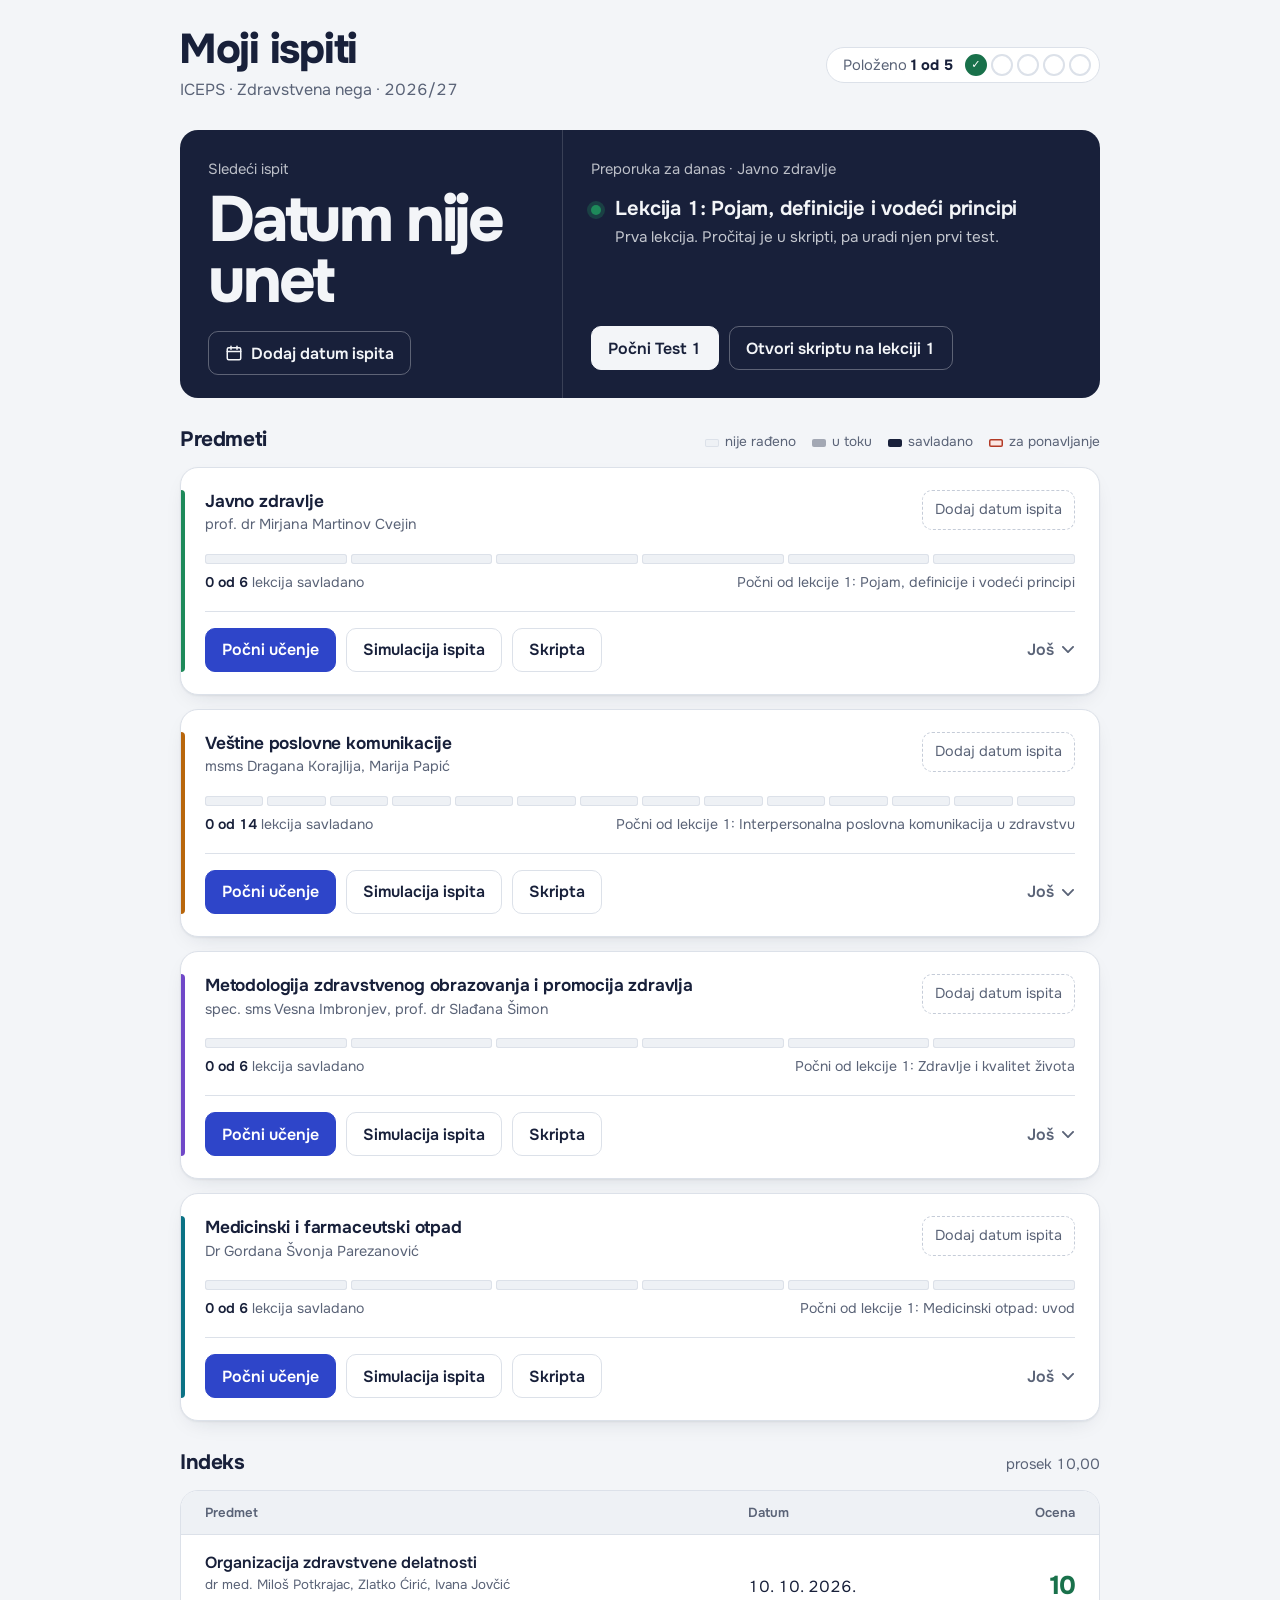
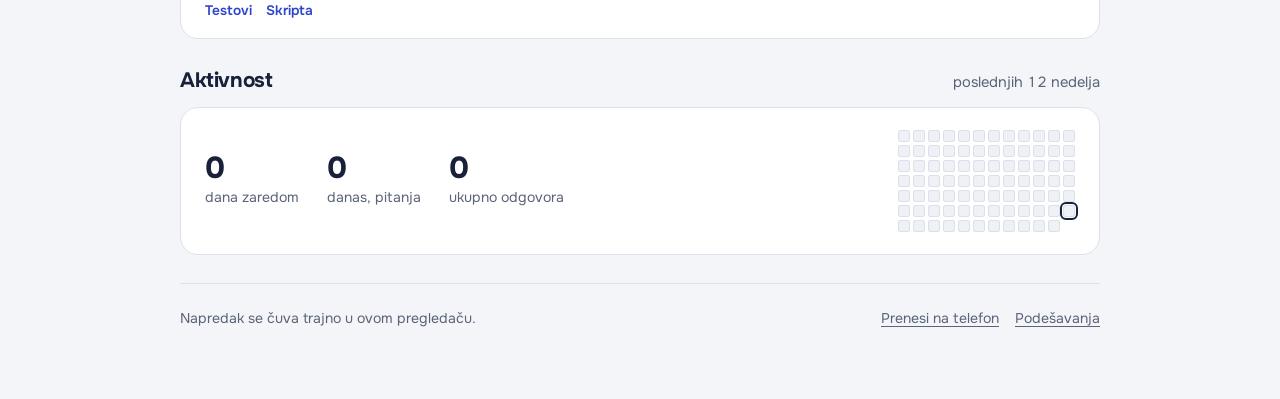
<file: index.html>
<!DOCTYPE html>
<html lang="sr">
<head>
<meta charset="utf-8">
<meta name="viewport" content="width=device-width, initial-scale=1, viewport-fit=cover">
<title>Moji ispiti</title>
<meta name="description" content="Priprema ispita: skripte, testovi i praćenje napretka po predmetima.">
<meta name="theme-color" content="#F3F5F8" media="(prefers-color-scheme: light)">
<meta name="theme-color" content="#0F1422" media="(prefers-color-scheme: dark)">
<link rel="manifest" href="manifest.webmanifest">
<link rel="icon" href="assets/icons/icon.svg" type="image/svg+xml">
<link rel="apple-touch-icon" href="assets/icons/apple-touch-icon.png">
<meta name="apple-mobile-web-app-title" content="Moji ispiti">
<link rel="preload" href="assets/fonts/onest-latin.woff2" as="font" type="font/woff2" crossorigin>
<link rel="preload" href="assets/fonts/onest-latin-ext.woff2" as="font" type="font/woff2" crossorigin>
<link rel="stylesheet" href="assets/ui.css?v=9f301023b1">
<script src="assets/core.js?v=9f301023b1"></script>
</head>
<body>
<main id="app" class="wrap"></main>
<noscript><div class="wrap"><p>Za kontrolnu tablu je potreban JavaScript.</p></div></noscript>
<script src="assets/predmeti.js?v=9f301023b1"></script>
<script src="assets/kontrolna.js?v=9f301023b1"></script>
<script>if('serviceWorker' in navigator&&window.isSecureContext&&!/[?&]nosw/.test(location.search))addEventListener('load',()=>navigator.serviceWorker.register('sw.js').catch(()=>{}));</script>
</body>
</html>
</file>
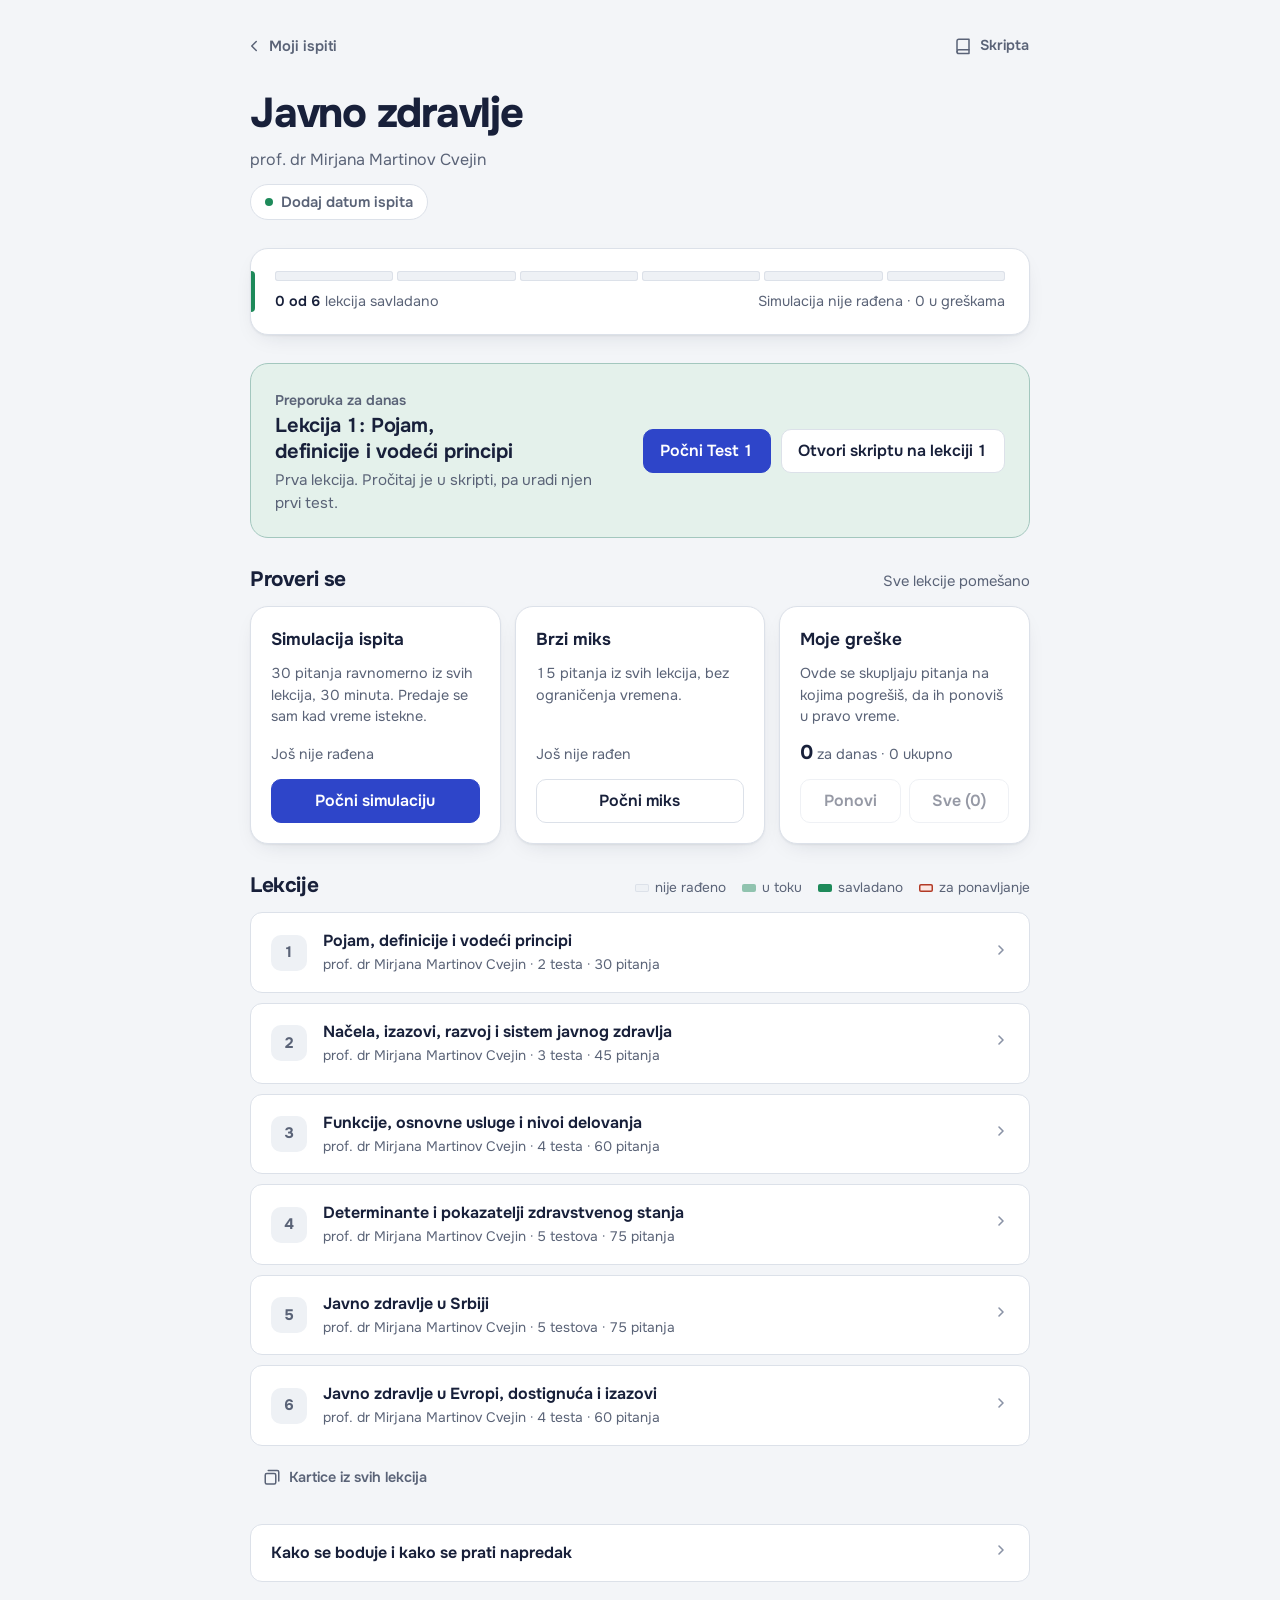
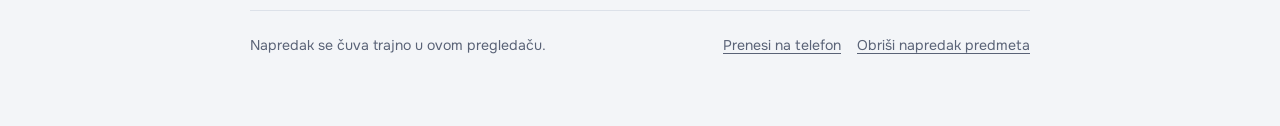
<file: javno-zdravlje/index.html>
<!DOCTYPE html>
<html lang="sr" data-s="jz">
<head>
<meta charset="utf-8">
<meta name="viewport" content="width=device-width, initial-scale=1, viewport-fit=cover">
<title>Javno zdravlje · Moji ispiti</title>
<meta name="description" content="Interaktivni testovi i skripta za pripremu ispita iz javnog zdravlja.">
<meta name="theme-color" content="#F3F5F8" media="(prefers-color-scheme: light)">
<meta name="theme-color" content="#0F1422" media="(prefers-color-scheme: dark)">
<link rel="manifest" href="../manifest.webmanifest">
<link rel="icon" href="../assets/icons/icon.svg" type="image/svg+xml">
<link rel="apple-touch-icon" href="../assets/icons/apple-touch-icon.png">
<meta name="apple-mobile-web-app-title" content="Moji ispiti">
<link rel="preload" href="../assets/fonts/onest-latin.woff2" as="font" type="font/woff2" crossorigin>
<link rel="preload" href="../assets/fonts/onest-latin-ext.woff2" as="font" type="font/woff2" crossorigin>
<link rel="stylesheet" href="../assets/ui.css?v=9f301023b1">
<script src="../assets/core.js?v=9f301023b1"></script>
</head>
<body>
<main id="app" class="wrap narrow"></main>
<noscript><div class="wrap narrow"><p>Za testove je potreban JavaScript. <a href="skripta.html">Skripta</a> radi i bez njega.</p></div></noscript>
<script>window.PREDMET={"slug": "javno-zdravlje", "s": "jz", "title": "Javno zdravlje", "authors": "prof. dr Mirjana Martinov Cvejin", "key": "testovi-javno-zdravlje-v1", "wkey": "testovi-javno-zdravlje-greske-v1"};</script>
<script src="pitanja.js?v=9f301023b1"></script>
<script src="../assets/predmet.js?v=9f301023b1"></script>
<script>if('serviceWorker' in navigator&&window.isSecureContext&&!/[?&]nosw/.test(location.search))addEventListener('load',()=>navigator.serviceWorker.register('../sw.js').catch(()=>{}));</script>
</body>
</html>
</file>
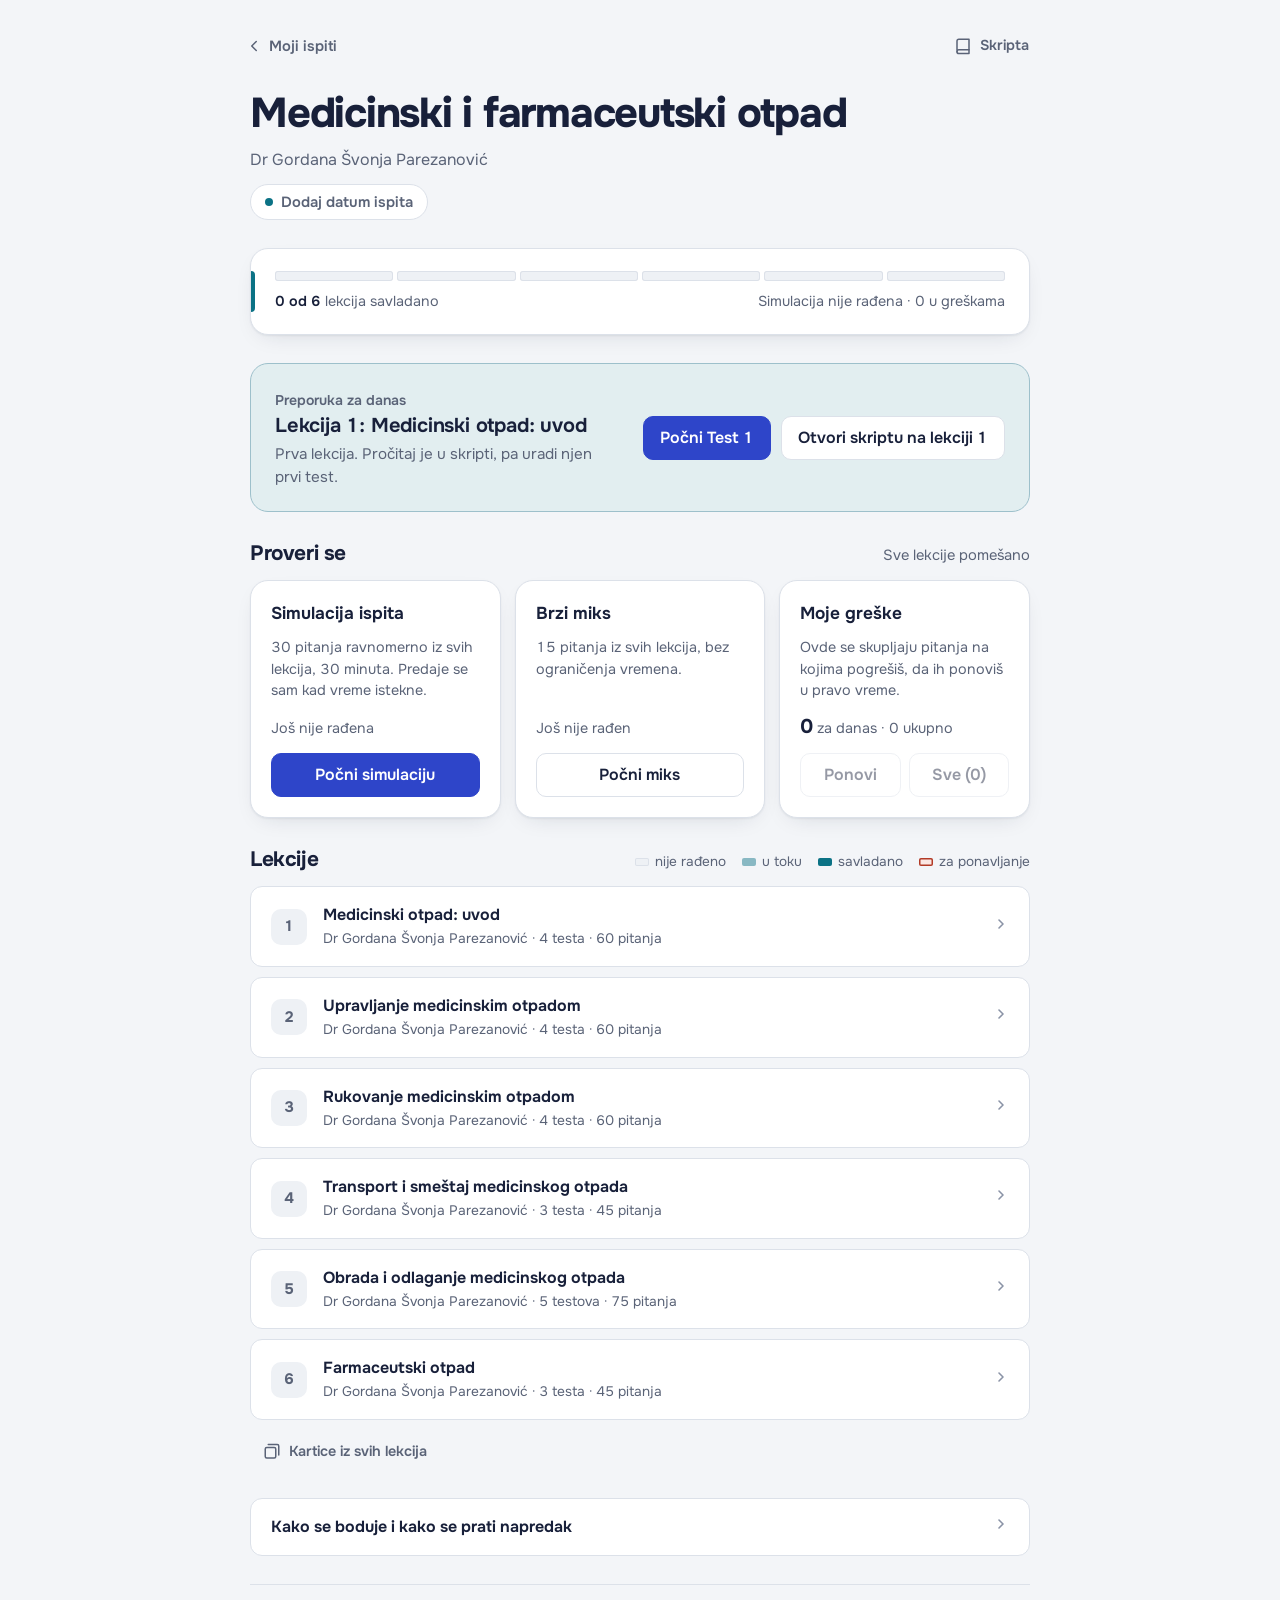
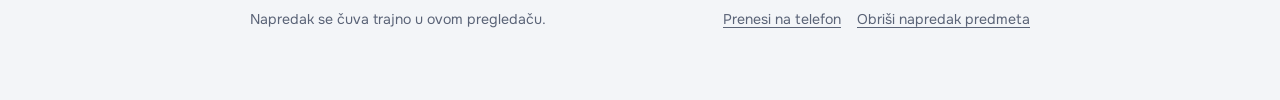
<file: medicinski-otpad/index.html>
<!DOCTYPE html>
<html lang="sr" data-s="mfo">
<head>
<meta charset="utf-8">
<meta name="viewport" content="width=device-width, initial-scale=1, viewport-fit=cover">
<title>Medicinski i farmaceutski otpad · Moji ispiti</title>
<meta name="description" content="Interaktivni testovi i skripta za pripremu ispita iz medicinskog i farmaceutskog otpada.">
<meta name="theme-color" content="#F3F5F8" media="(prefers-color-scheme: light)">
<meta name="theme-color" content="#0F1422" media="(prefers-color-scheme: dark)">
<link rel="manifest" href="../manifest.webmanifest">
<link rel="icon" href="../assets/icons/icon.svg" type="image/svg+xml">
<link rel="apple-touch-icon" href="../assets/icons/apple-touch-icon.png">
<meta name="apple-mobile-web-app-title" content="Moji ispiti">
<link rel="preload" href="../assets/fonts/onest-latin.woff2" as="font" type="font/woff2" crossorigin>
<link rel="preload" href="../assets/fonts/onest-latin-ext.woff2" as="font" type="font/woff2" crossorigin>
<link rel="stylesheet" href="../assets/ui.css?v=9f301023b1">
<script src="../assets/core.js?v=9f301023b1"></script>
</head>
<body>
<main id="app" class="wrap narrow"></main>
<noscript><div class="wrap narrow"><p>Za testove je potreban JavaScript. <a href="skripta.html">Skripta</a> radi i bez njega.</p></div></noscript>
<script>window.PREDMET={"slug": "medicinski-otpad", "s": "mfo", "title": "Medicinski i farmaceutski otpad", "authors": "Dr Gordana Švonja Parezanović", "key": "testovi-medicinski-otpad-v1", "wkey": "testovi-medicinski-otpad-greske-v1"};</script>
<script src="pitanja.js?v=9f301023b1"></script>
<script src="../assets/predmet.js?v=9f301023b1"></script>
<script>if('serviceWorker' in navigator&&window.isSecureContext&&!/[?&]nosw/.test(location.search))addEventListener('load',()=>navigator.serviceWorker.register('../sw.js').catch(()=>{}));</script>
</body>
</html>
</file>
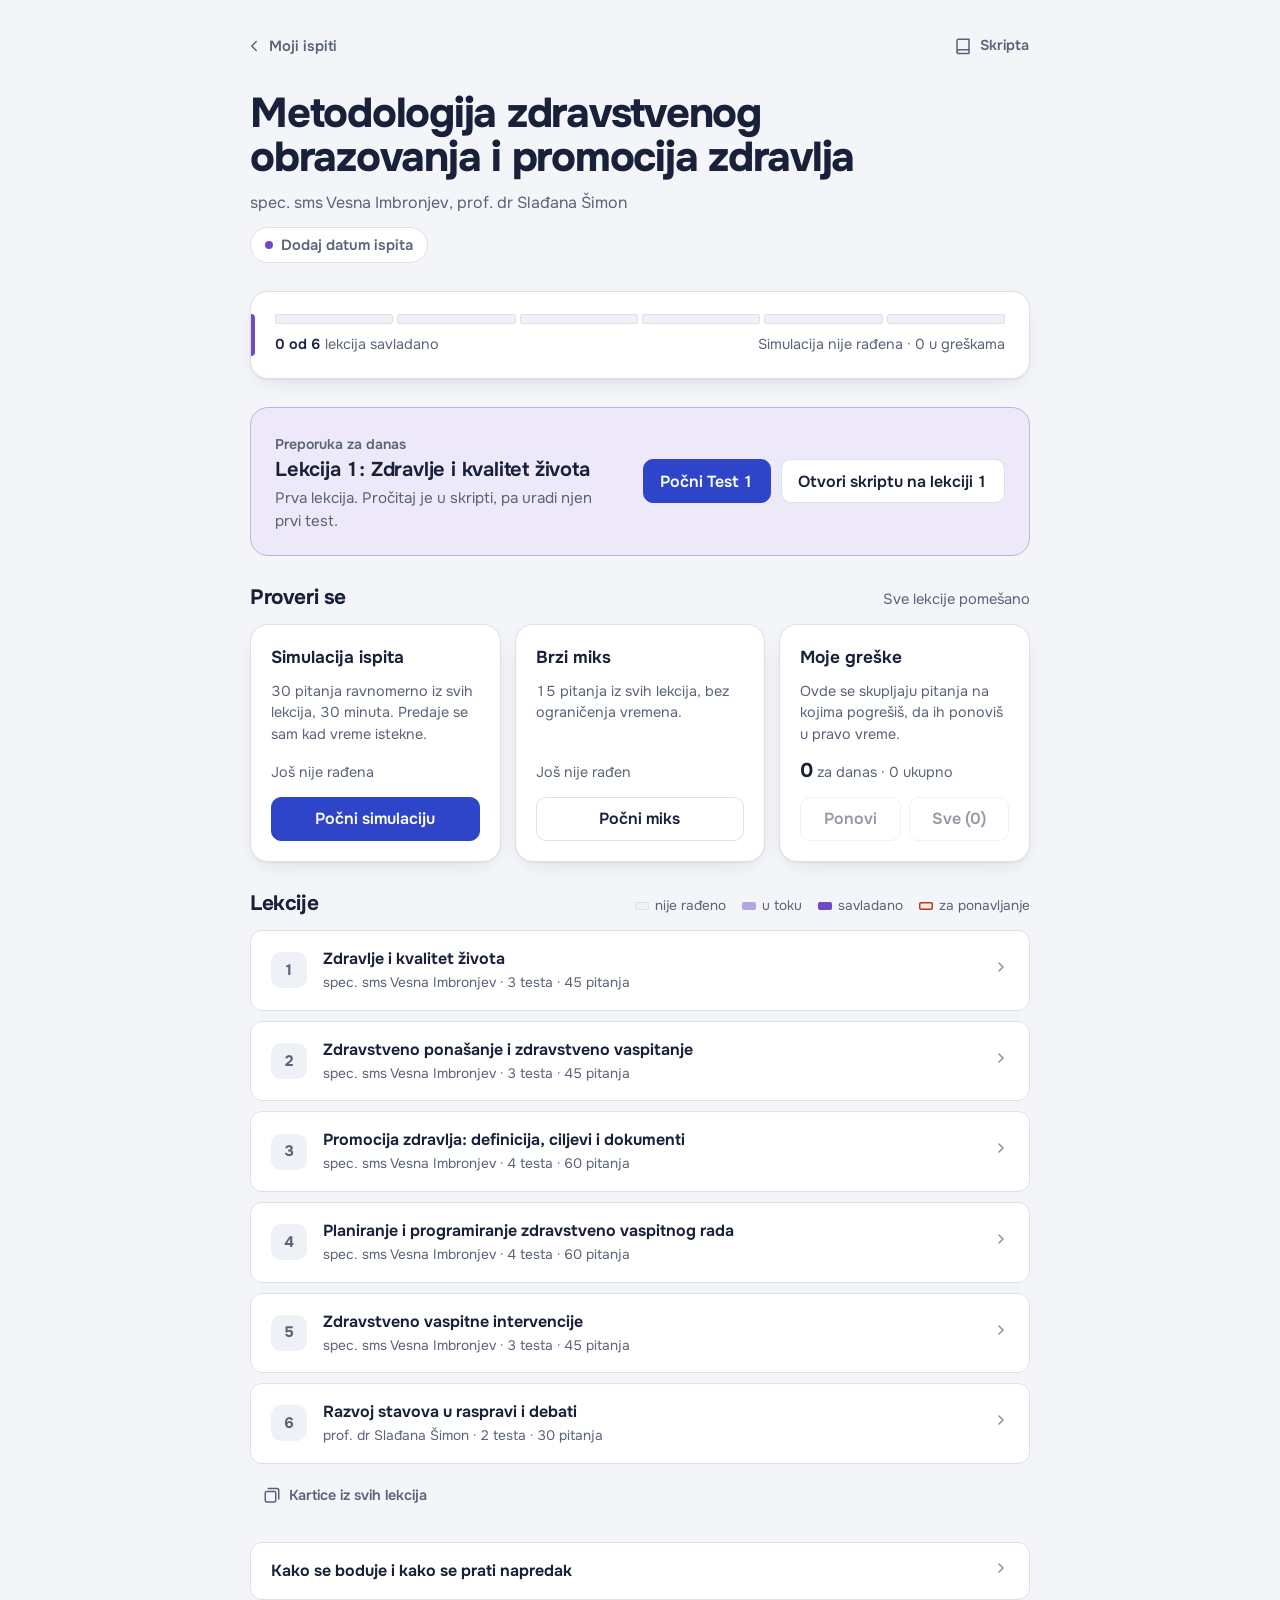
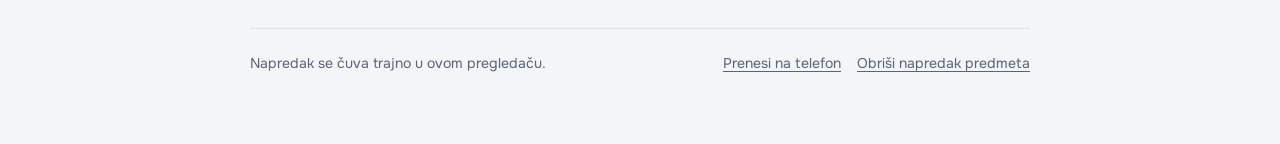
<file: metodologija-zo/index.html>
<!DOCTYPE html>
<html lang="sr" data-s="mzo">
<head>
<meta charset="utf-8">
<meta name="viewport" content="width=device-width, initial-scale=1, viewport-fit=cover">
<title>Metodologija zdravstvenog obrazovanja i promocija zdravlja · Moji ispiti</title>
<meta name="description" content="Interaktivni testovi i skripta za pripremu ispita iz metodologije zdravstvenog obrazovanja i promocije zdravlja.">
<meta name="theme-color" content="#F3F5F8" media="(prefers-color-scheme: light)">
<meta name="theme-color" content="#0F1422" media="(prefers-color-scheme: dark)">
<link rel="manifest" href="../manifest.webmanifest">
<link rel="icon" href="../assets/icons/icon.svg" type="image/svg+xml">
<link rel="apple-touch-icon" href="../assets/icons/apple-touch-icon.png">
<meta name="apple-mobile-web-app-title" content="Moji ispiti">
<link rel="preload" href="../assets/fonts/onest-latin.woff2" as="font" type="font/woff2" crossorigin>
<link rel="preload" href="../assets/fonts/onest-latin-ext.woff2" as="font" type="font/woff2" crossorigin>
<link rel="stylesheet" href="../assets/ui.css?v=9f301023b1">
<script src="../assets/core.js?v=9f301023b1"></script>
</head>
<body>
<main id="app" class="wrap narrow"></main>
<noscript><div class="wrap narrow"><p>Za testove je potreban JavaScript. <a href="skripta.html">Skripta</a> radi i bez njega.</p></div></noscript>
<script>window.PREDMET={"slug": "metodologija-zo", "s": "mzo", "title": "Metodologija zdravstvenog obrazovanja i promocija zdravlja", "authors": "spec. sms Vesna Imbronjev, prof. dr Slađana Šimon", "key": "testovi-metodologija-zo-v1", "wkey": "testovi-metodologija-zo-greske-v1"};</script>
<script src="pitanja.js?v=9f301023b1"></script>
<script src="../assets/predmet.js?v=9f301023b1"></script>
<script>if('serviceWorker' in navigator&&window.isSecureContext&&!/[?&]nosw/.test(location.search))addEventListener('load',()=>navigator.serviceWorker.register('../sw.js').catch(()=>{}));</script>
</body>
</html>
</file>
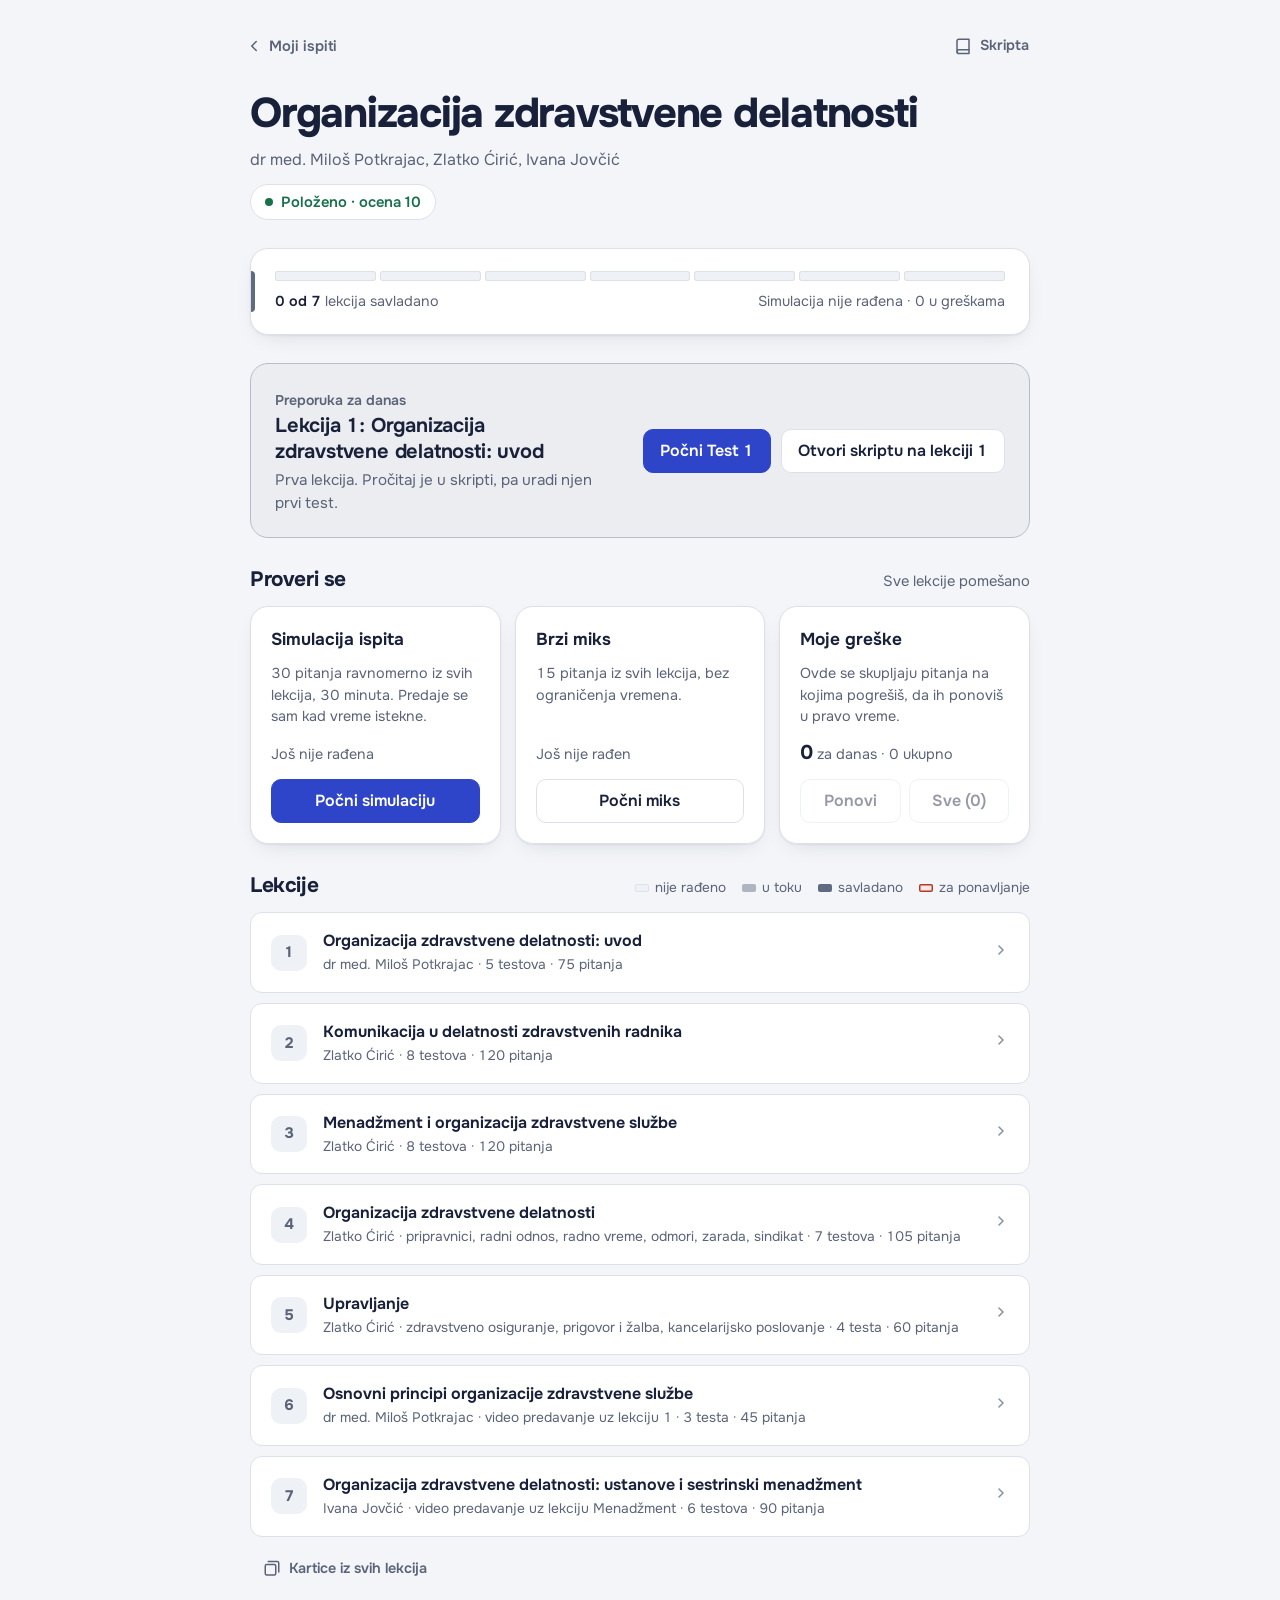
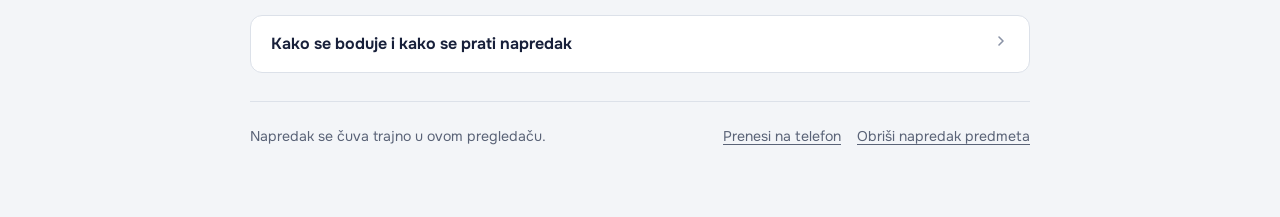
<file: organizacija-zdravstva/index.html>
<!DOCTYPE html>
<html lang="sr" data-s="oz">
<head>
<meta charset="utf-8">
<meta name="viewport" content="width=device-width, initial-scale=1, viewport-fit=cover">
<title>Organizacija zdravstvene delatnosti · Moji ispiti</title>
<meta name="description" content="Interaktivni testovi i skripta za pripremu ispita iz organizacije zdravstvene delatnosti.">
<meta name="theme-color" content="#F3F5F8" media="(prefers-color-scheme: light)">
<meta name="theme-color" content="#0F1422" media="(prefers-color-scheme: dark)">
<link rel="manifest" href="../manifest.webmanifest">
<link rel="icon" href="../assets/icons/icon.svg" type="image/svg+xml">
<link rel="apple-touch-icon" href="../assets/icons/apple-touch-icon.png">
<meta name="apple-mobile-web-app-title" content="Moji ispiti">
<link rel="preload" href="../assets/fonts/onest-latin.woff2" as="font" type="font/woff2" crossorigin>
<link rel="preload" href="../assets/fonts/onest-latin-ext.woff2" as="font" type="font/woff2" crossorigin>
<link rel="stylesheet" href="../assets/ui.css?v=9f301023b1">
<script src="../assets/core.js?v=9f301023b1"></script>
</head>
<body>
<main id="app" class="wrap narrow"></main>
<noscript><div class="wrap narrow"><p>Za testove je potreban JavaScript. <a href="skripta.html">Skripta</a> radi i bez njega.</p></div></noscript>
<script>window.PREDMET={"slug": "organizacija-zdravstva", "s": "oz", "title": "Organizacija zdravstvene delatnosti", "authors": "dr med. Miloš Potkrajac, Zlatko Ćirić, Ivana Jovčić", "key": "testovi-zdravstvo-v1", "wkey": "testovi-zdravstvo-greske-v1"};</script>
<script src="pitanja.js?v=9f301023b1"></script>
<script src="../assets/predmet.js?v=9f301023b1"></script>
<script>if('serviceWorker' in navigator&&window.isSecureContext&&!/[?&]nosw/.test(location.search))addEventListener('load',()=>navigator.serviceWorker.register('../sw.js').catch(()=>{}));</script>
</body>
</html>
</file>
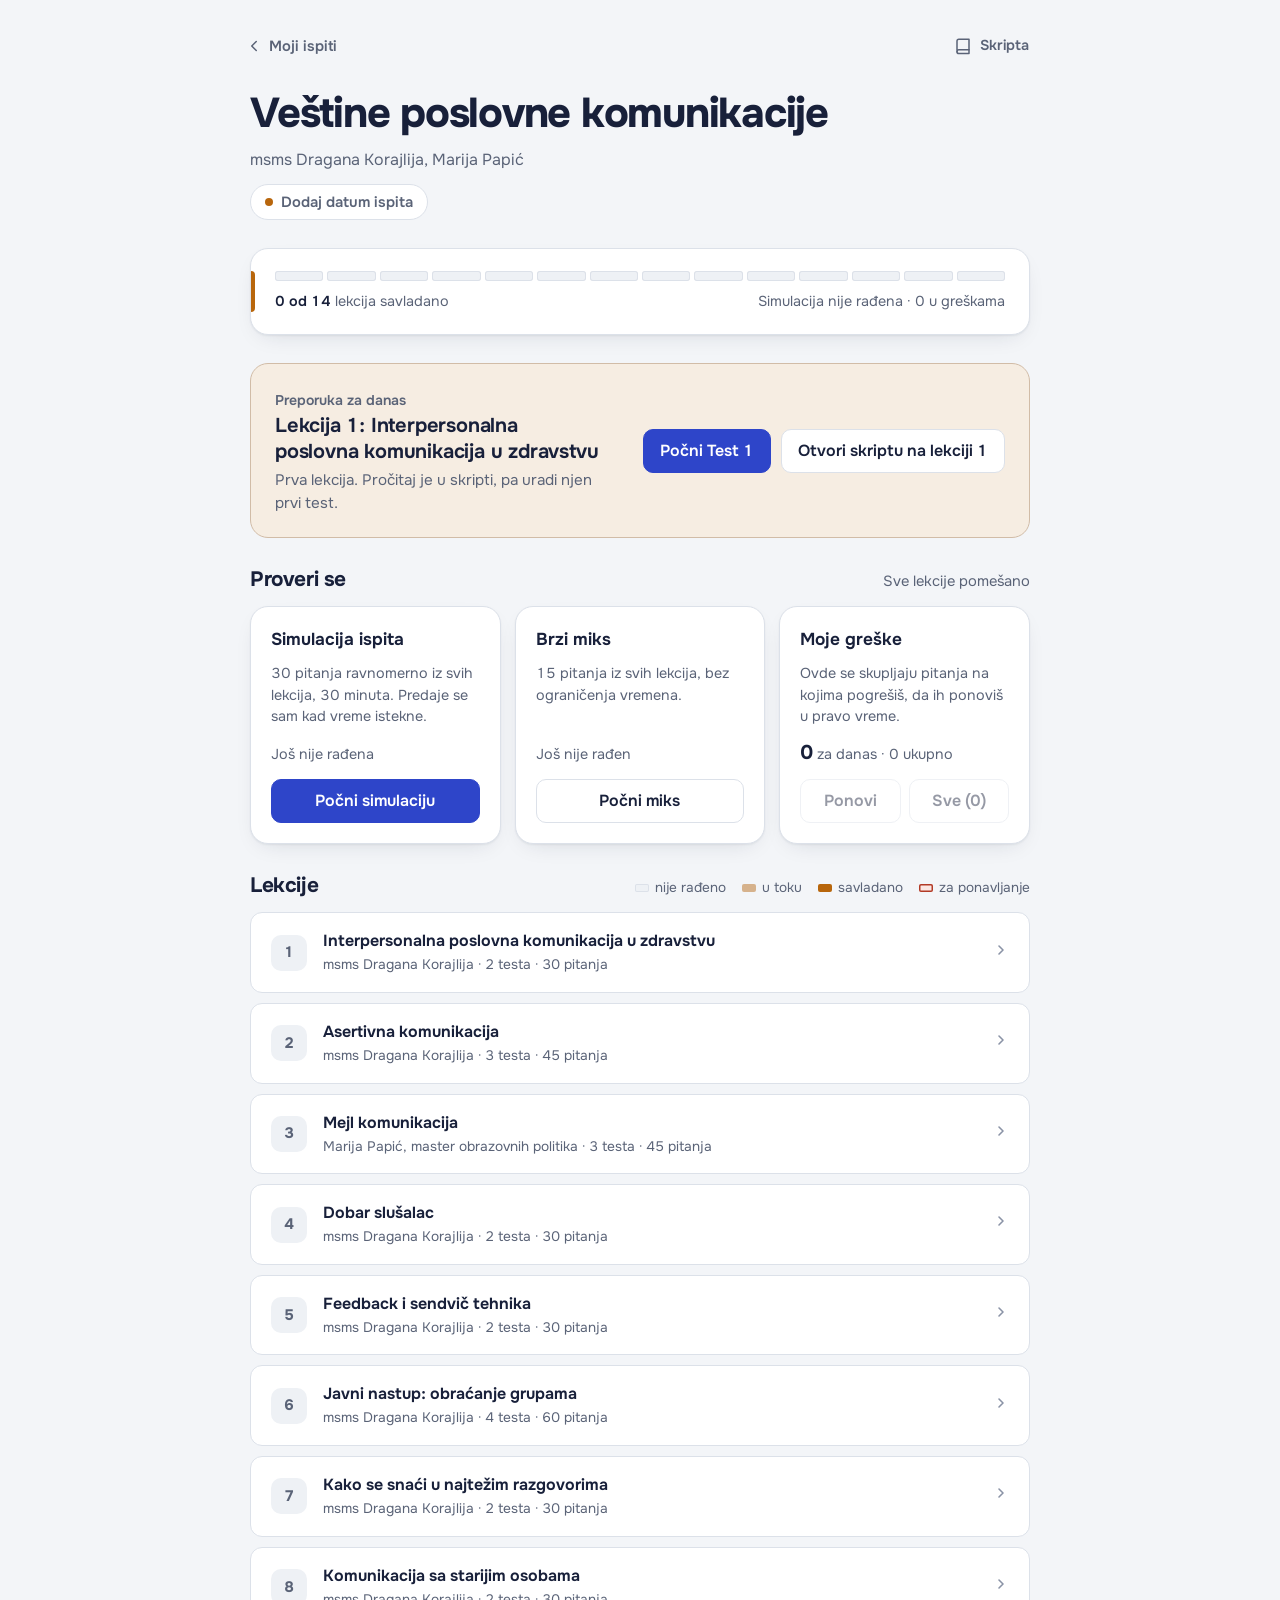
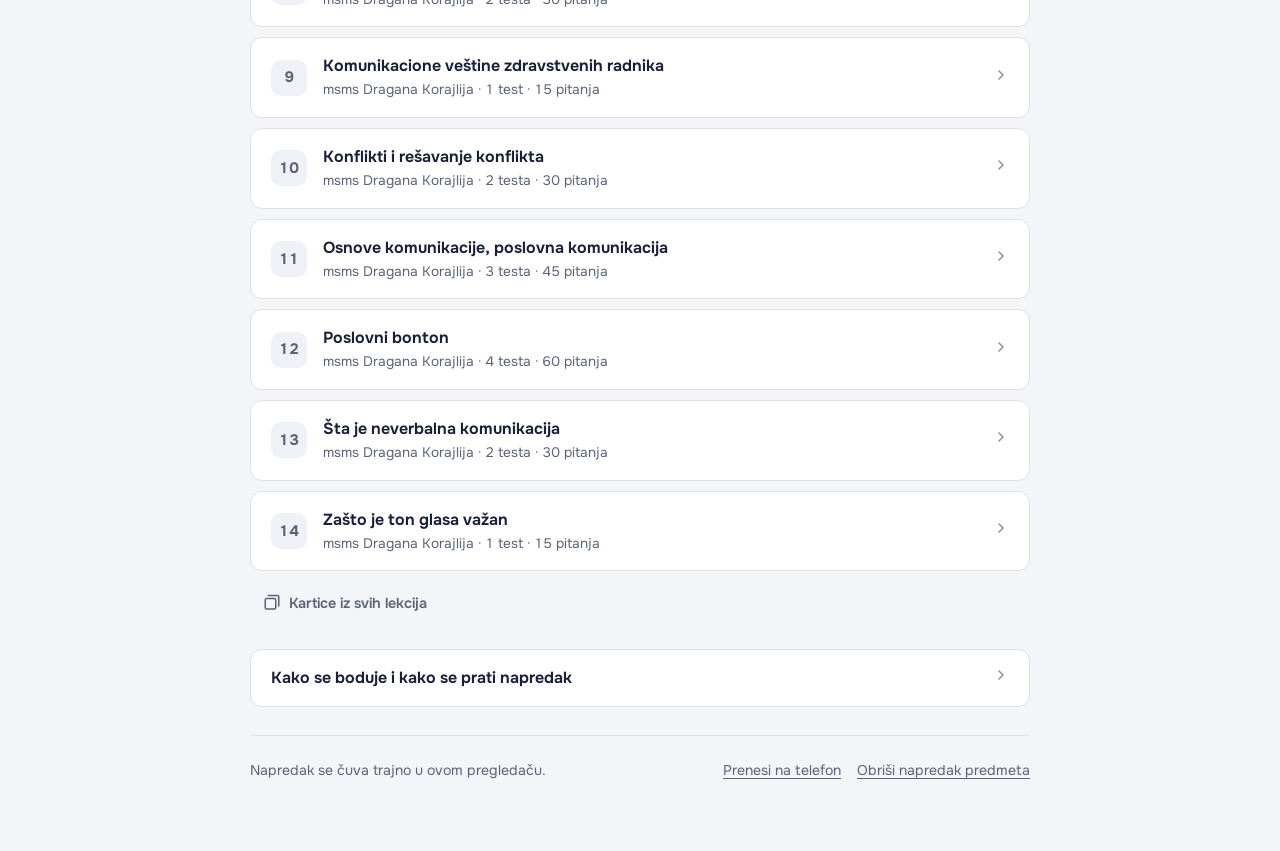
<file: poslovna-komunikacija/index.html>
<!DOCTYPE html>
<html lang="sr" data-s="vpk">
<head>
<meta charset="utf-8">
<meta name="viewport" content="width=device-width, initial-scale=1, viewport-fit=cover">
<title>Veštine poslovne komunikacije · Moji ispiti</title>
<meta name="description" content="Interaktivni testovi i skripta za pripremu ispita iz veština poslovne komunikacije.">
<meta name="theme-color" content="#F3F5F8" media="(prefers-color-scheme: light)">
<meta name="theme-color" content="#0F1422" media="(prefers-color-scheme: dark)">
<link rel="manifest" href="../manifest.webmanifest">
<link rel="icon" href="../assets/icons/icon.svg" type="image/svg+xml">
<link rel="apple-touch-icon" href="../assets/icons/apple-touch-icon.png">
<meta name="apple-mobile-web-app-title" content="Moji ispiti">
<link rel="preload" href="../assets/fonts/onest-latin.woff2" as="font" type="font/woff2" crossorigin>
<link rel="preload" href="../assets/fonts/onest-latin-ext.woff2" as="font" type="font/woff2" crossorigin>
<link rel="stylesheet" href="../assets/ui.css?v=9f301023b1">
<script src="../assets/core.js?v=9f301023b1"></script>
</head>
<body>
<main id="app" class="wrap narrow"></main>
<noscript><div class="wrap narrow"><p>Za testove je potreban JavaScript. <a href="skripta.html">Skripta</a> radi i bez njega.</p></div></noscript>
<script>window.PREDMET={"slug": "poslovna-komunikacija", "s": "vpk", "title": "Veštine poslovne komunikacije", "authors": "msms Dragana Korajlija, Marija Papić", "key": "testovi-poslovna-komunikacija-v1", "wkey": "testovi-poslovna-komunikacija-greske-v1"};</script>
<script src="pitanja.js?v=9f301023b1"></script>
<script src="../assets/predmet.js?v=9f301023b1"></script>
<script>if('serviceWorker' in navigator&&window.isSecureContext&&!/[?&]nosw/.test(location.search))addEventListener('load',()=>navigator.serviceWorker.register('../sw.js').catch(()=>{}));</script>
</body>
</html>
</file>
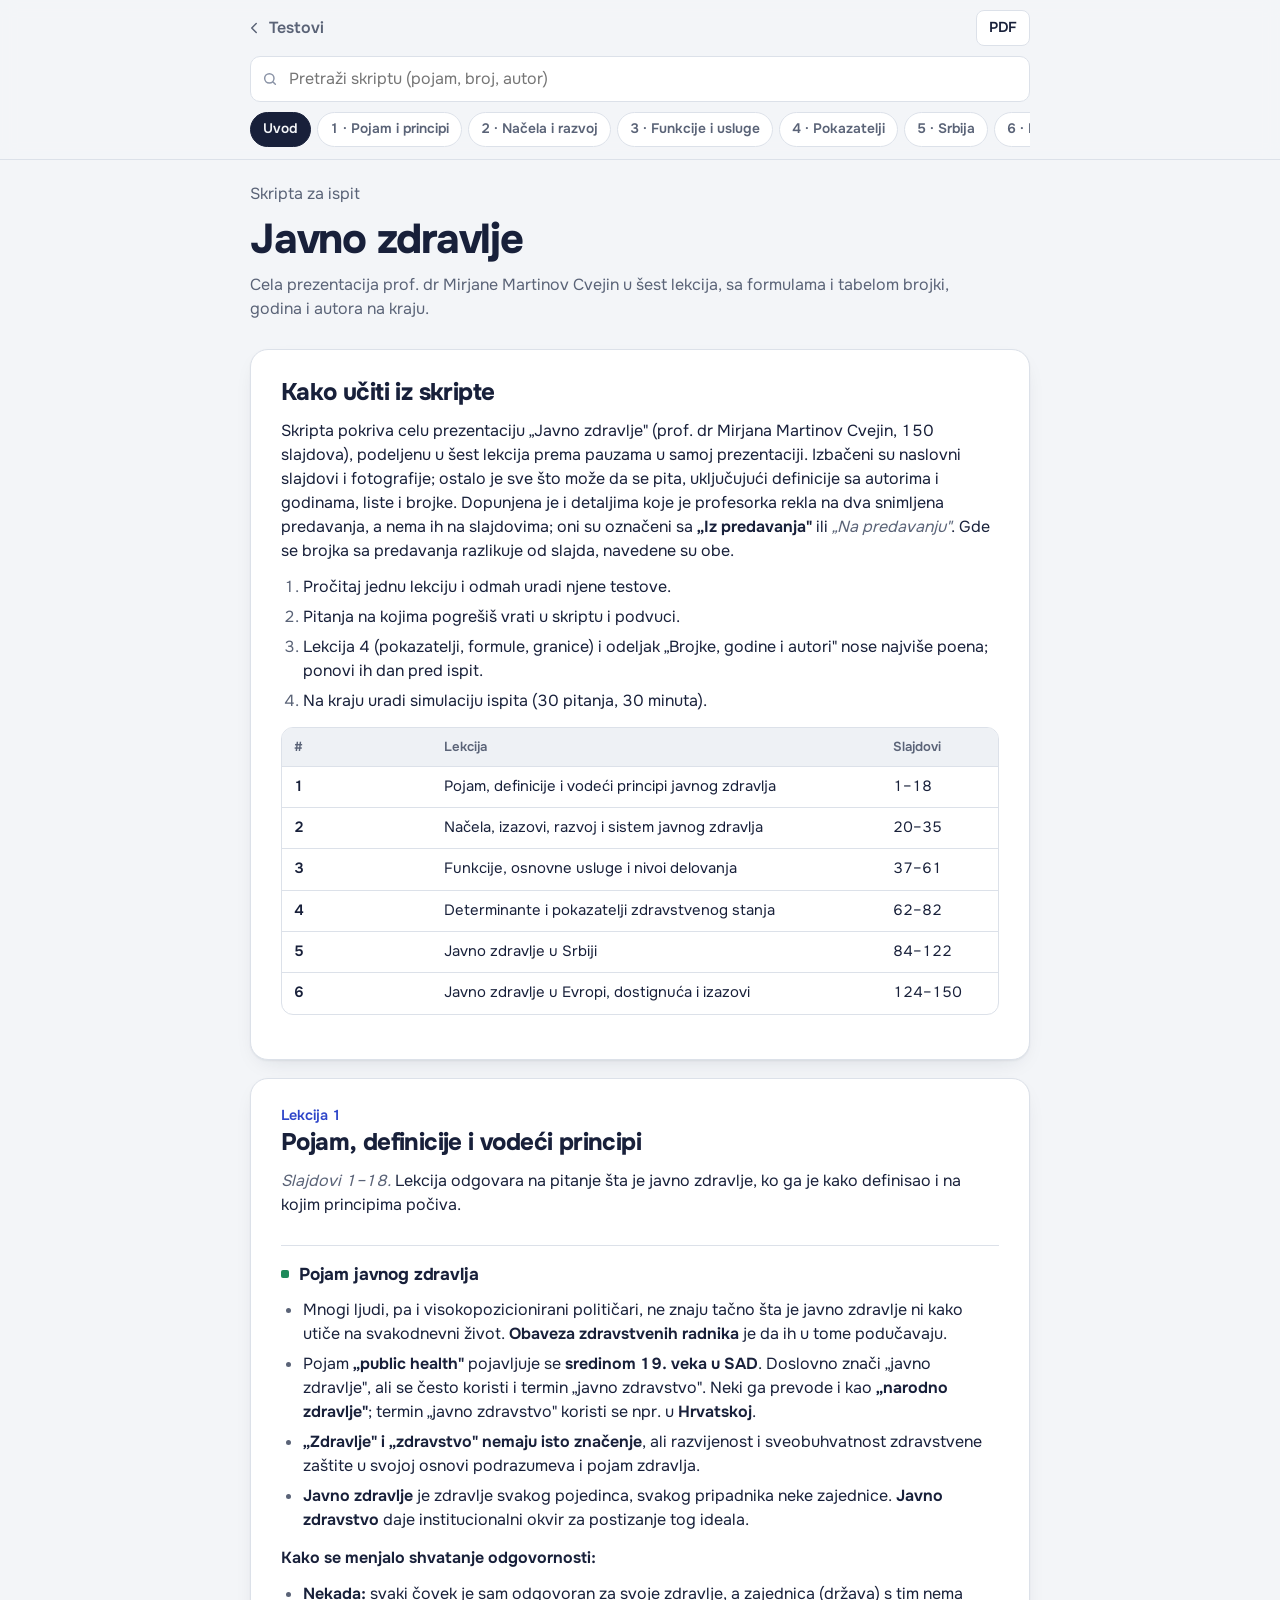
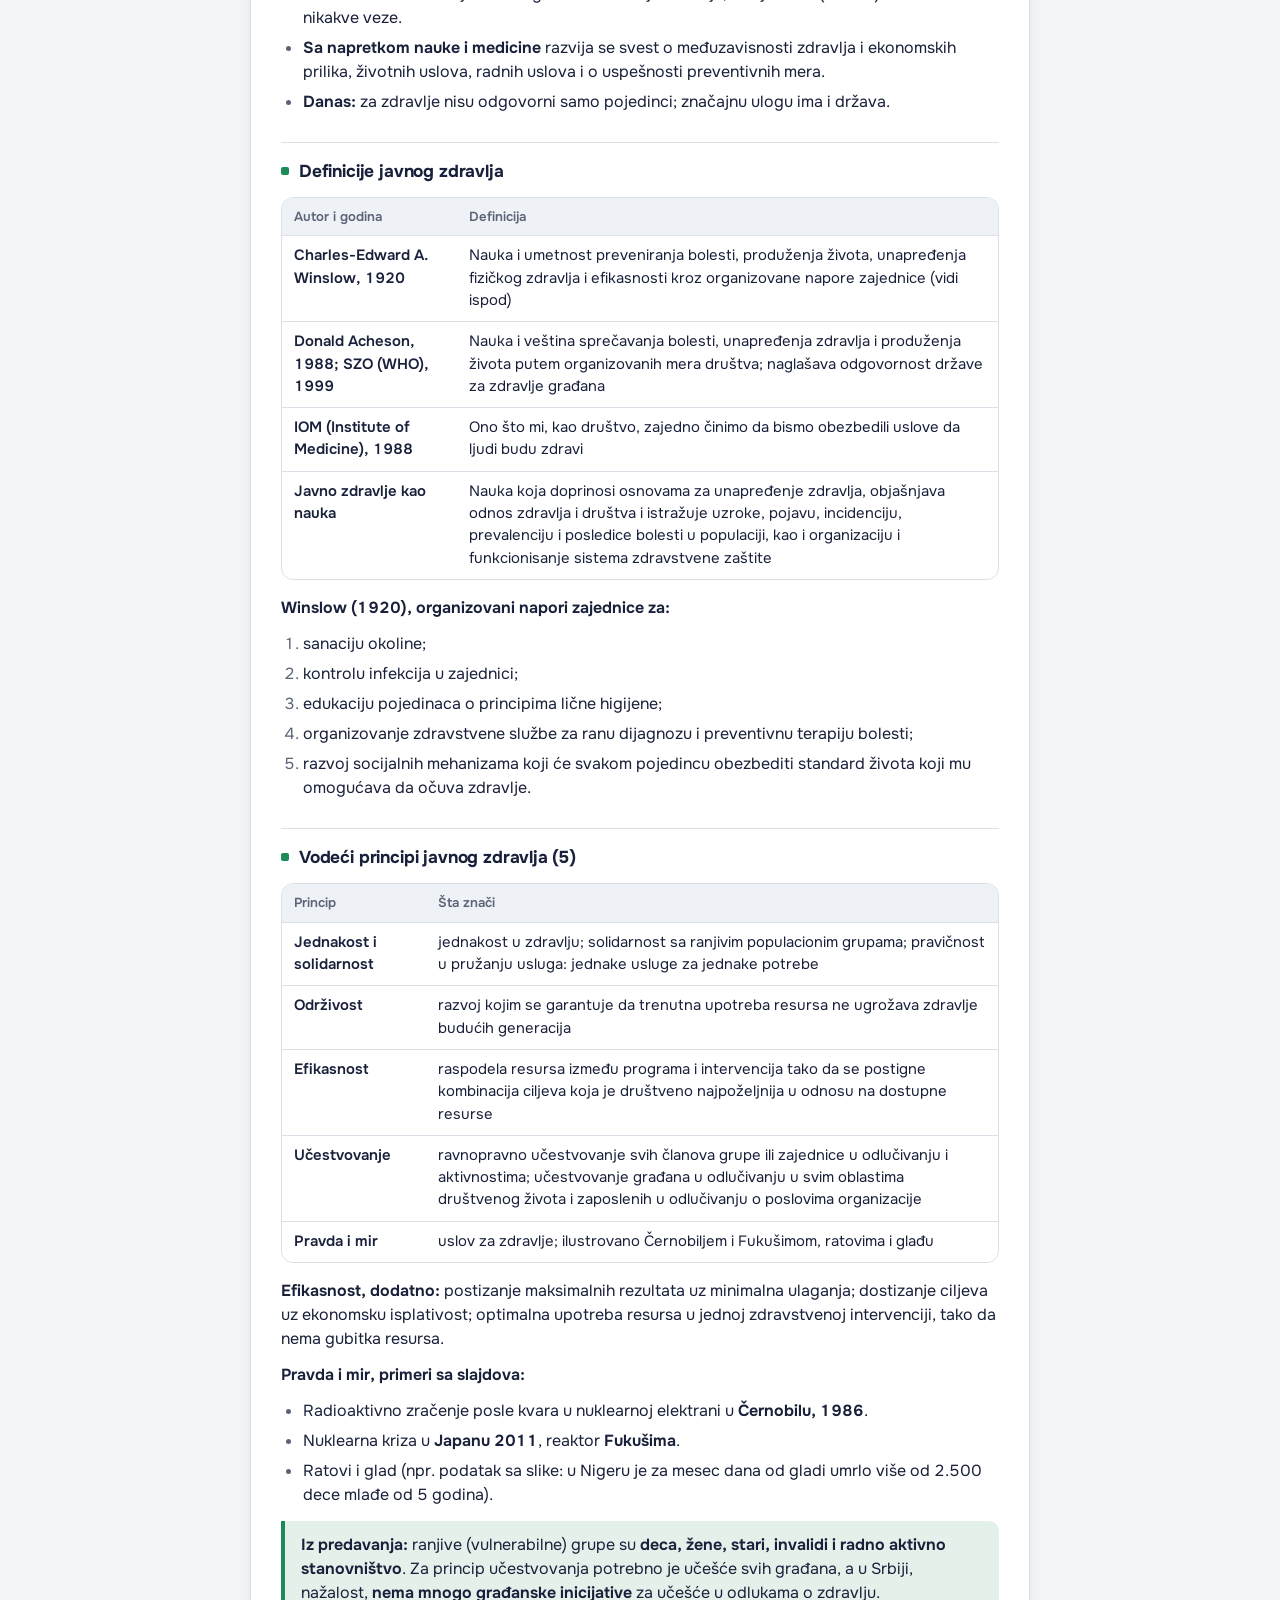
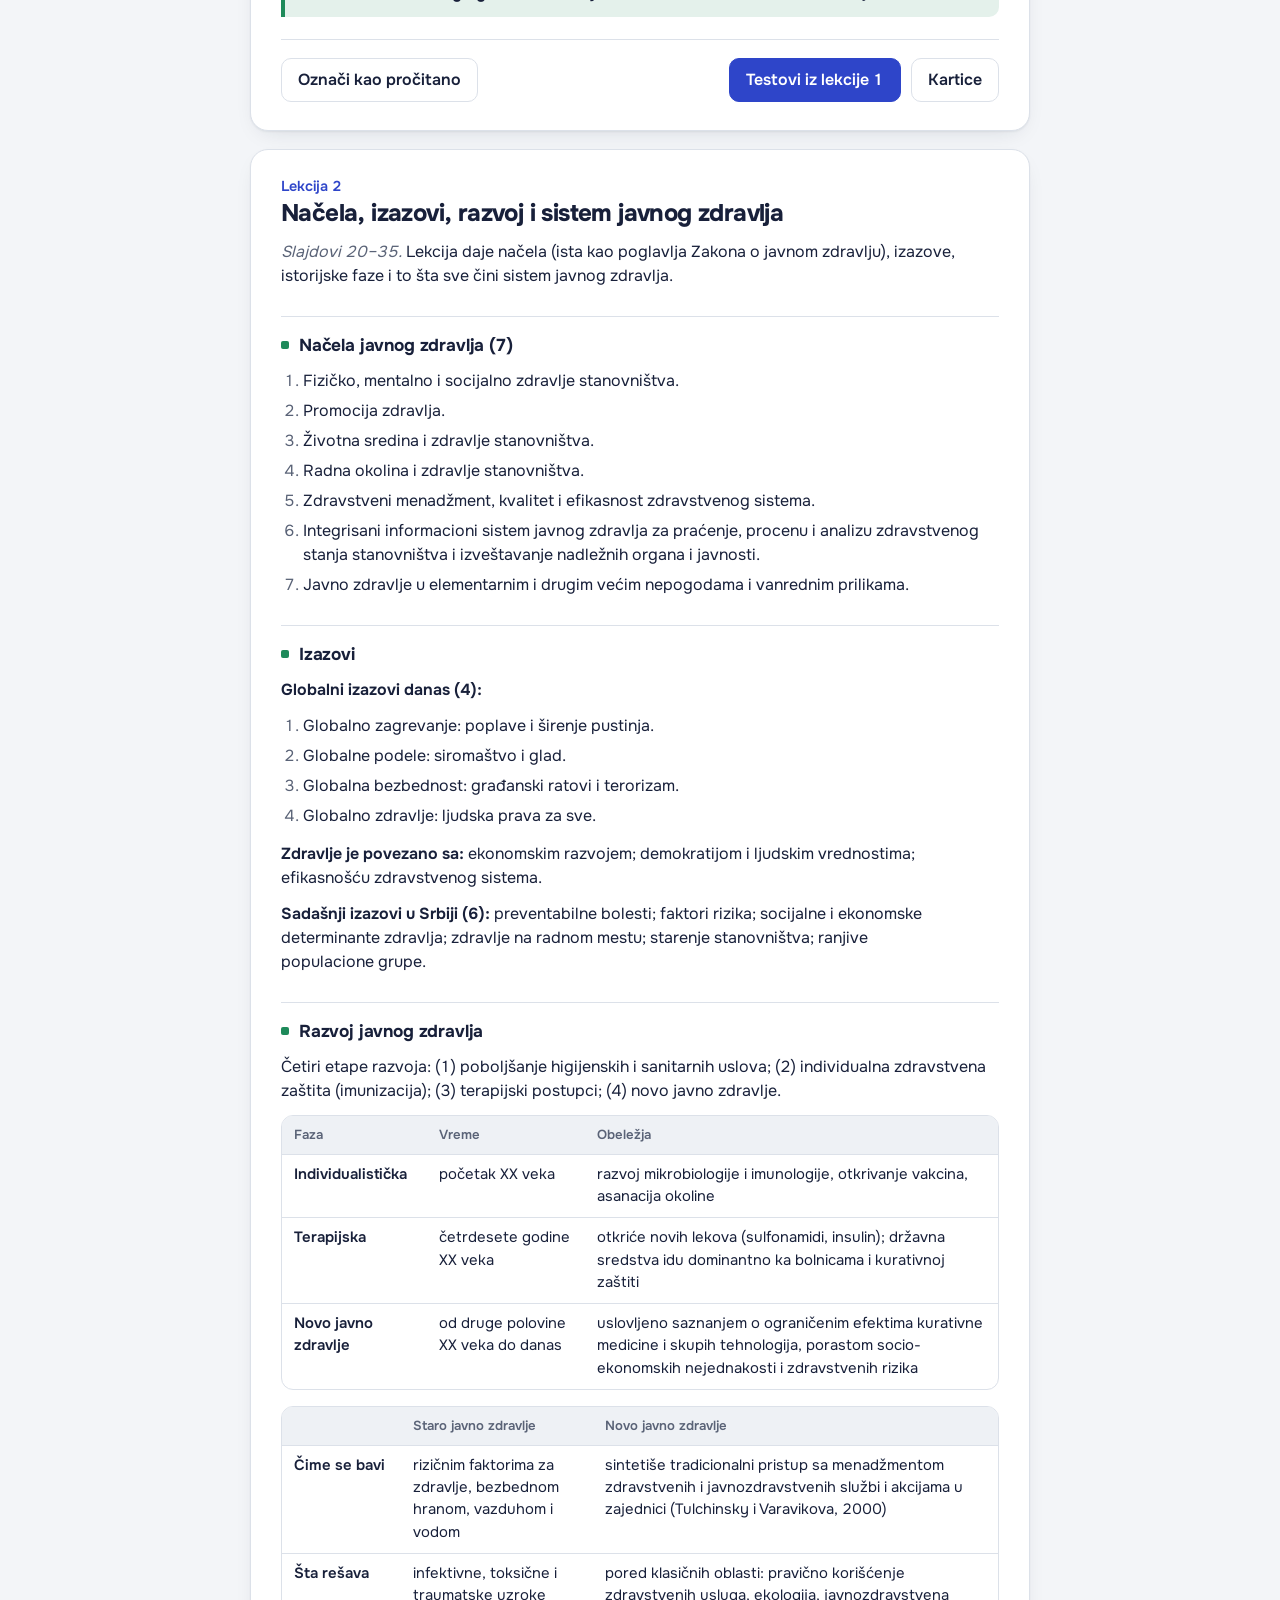
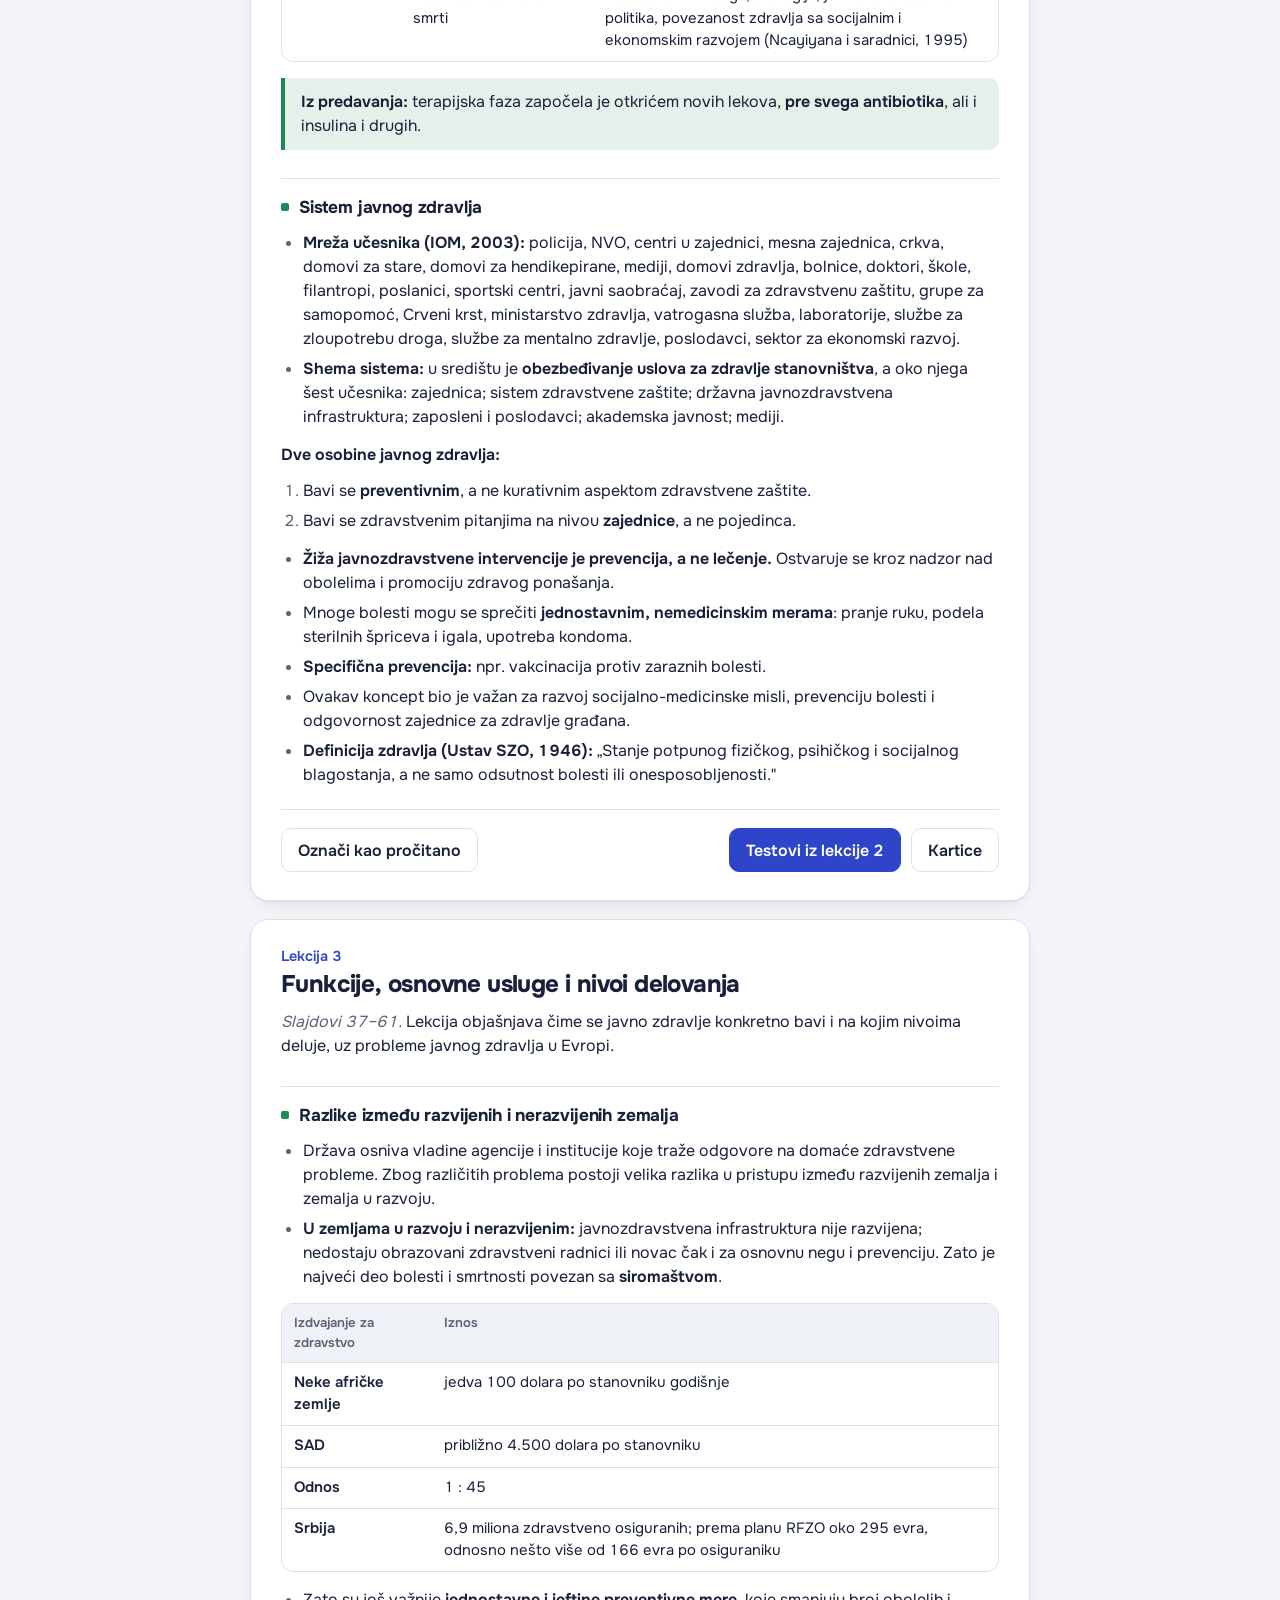
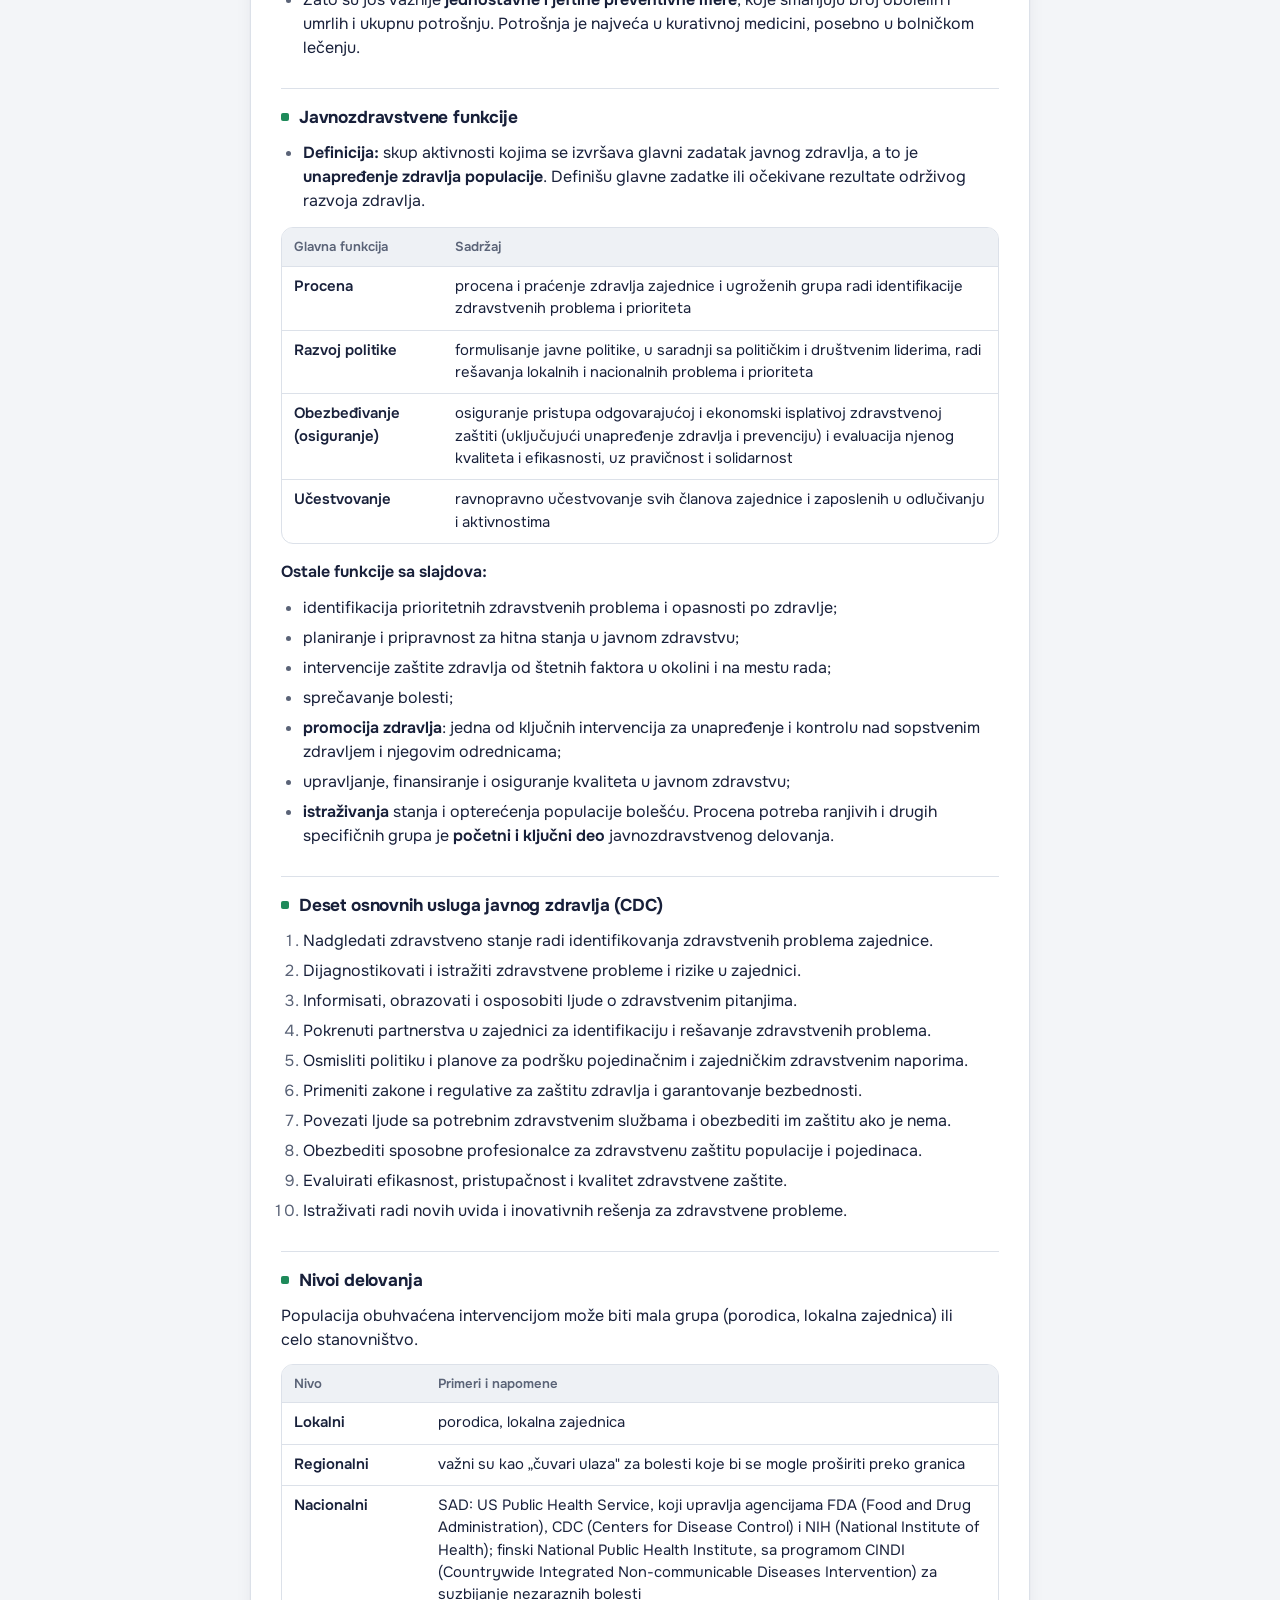
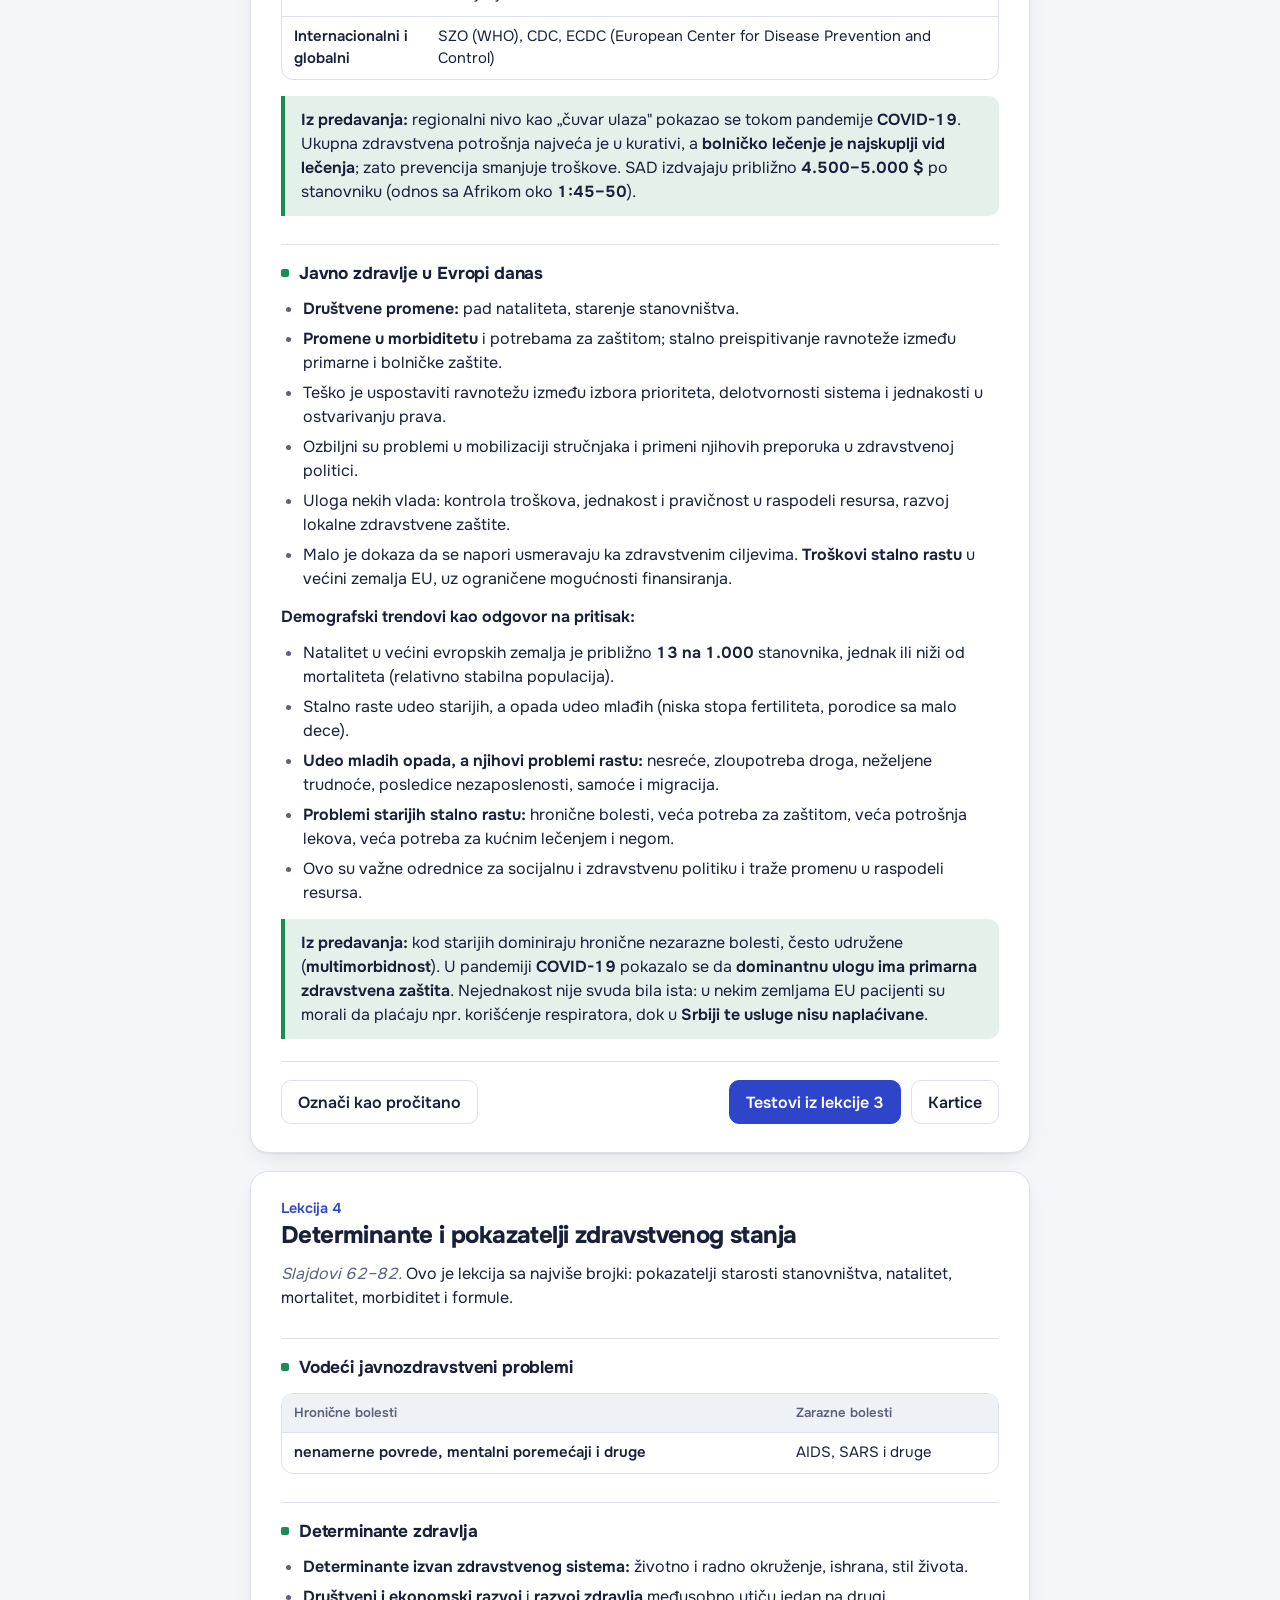
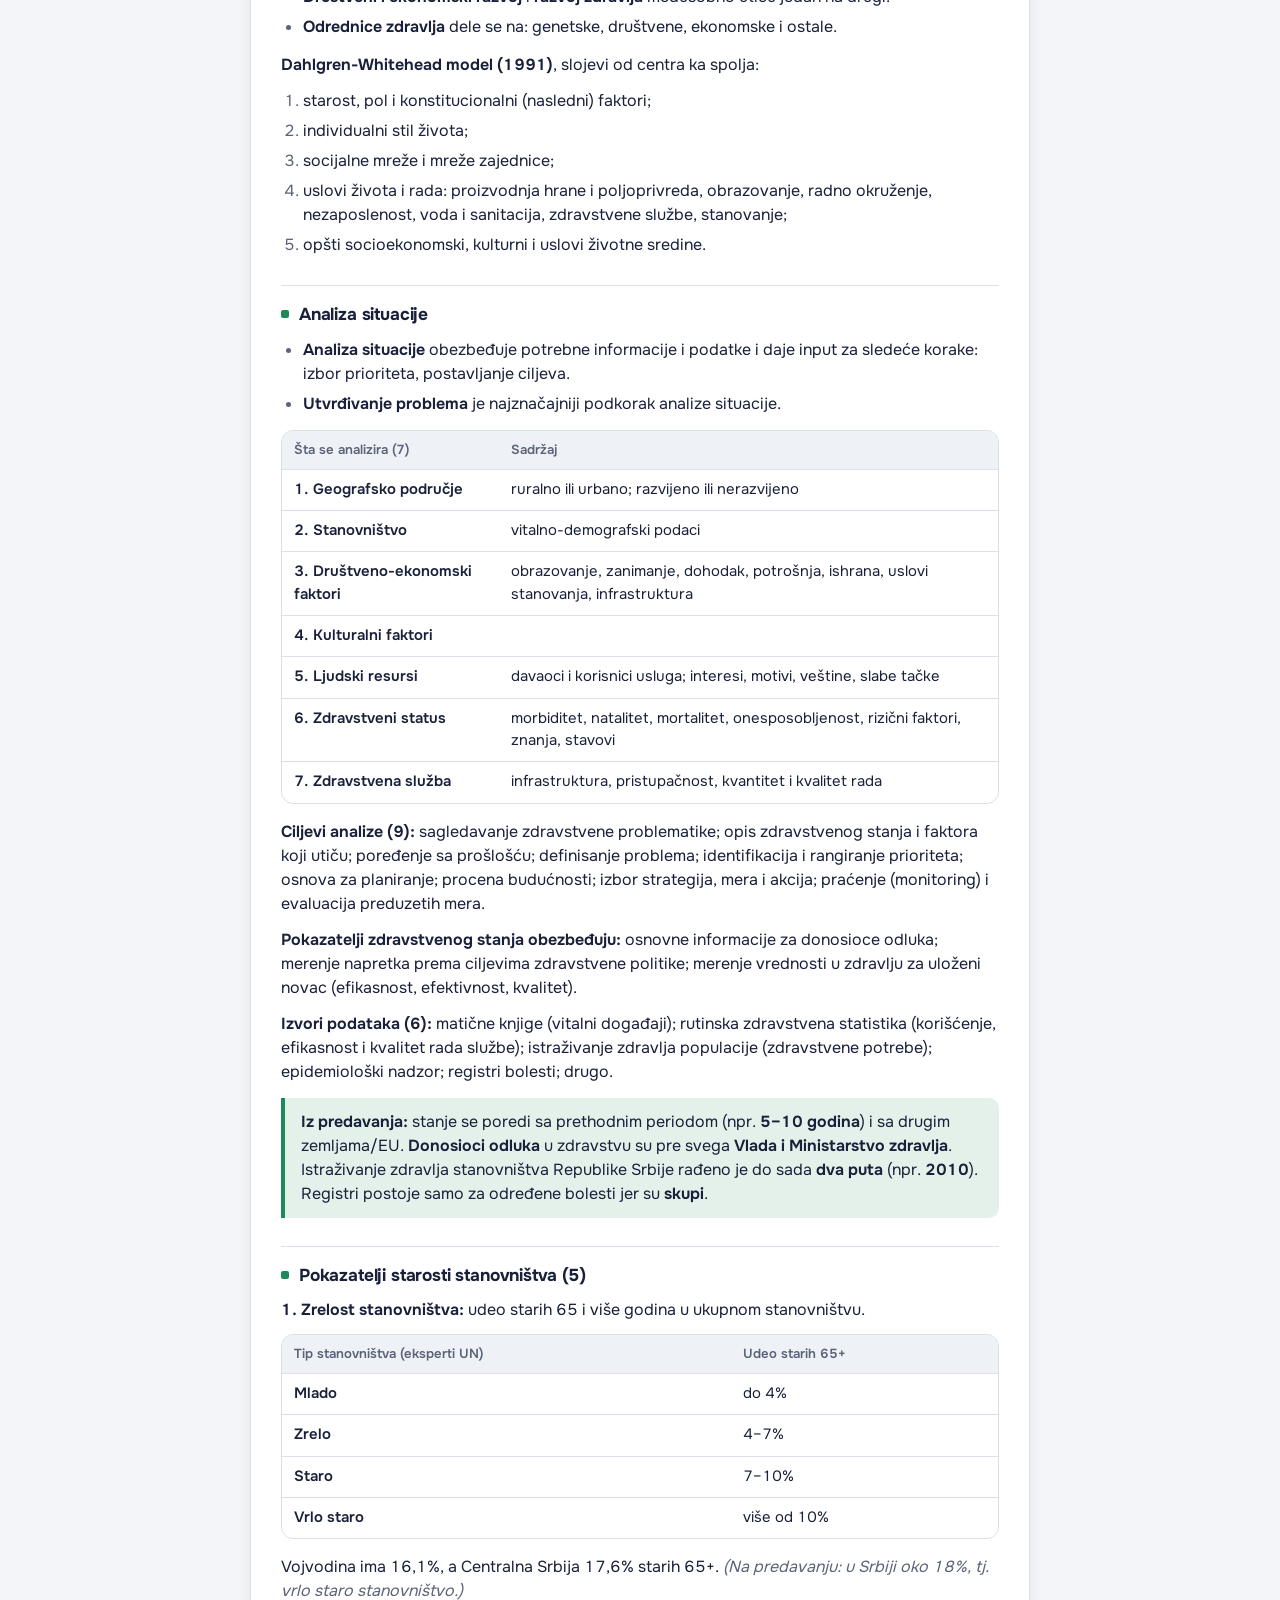
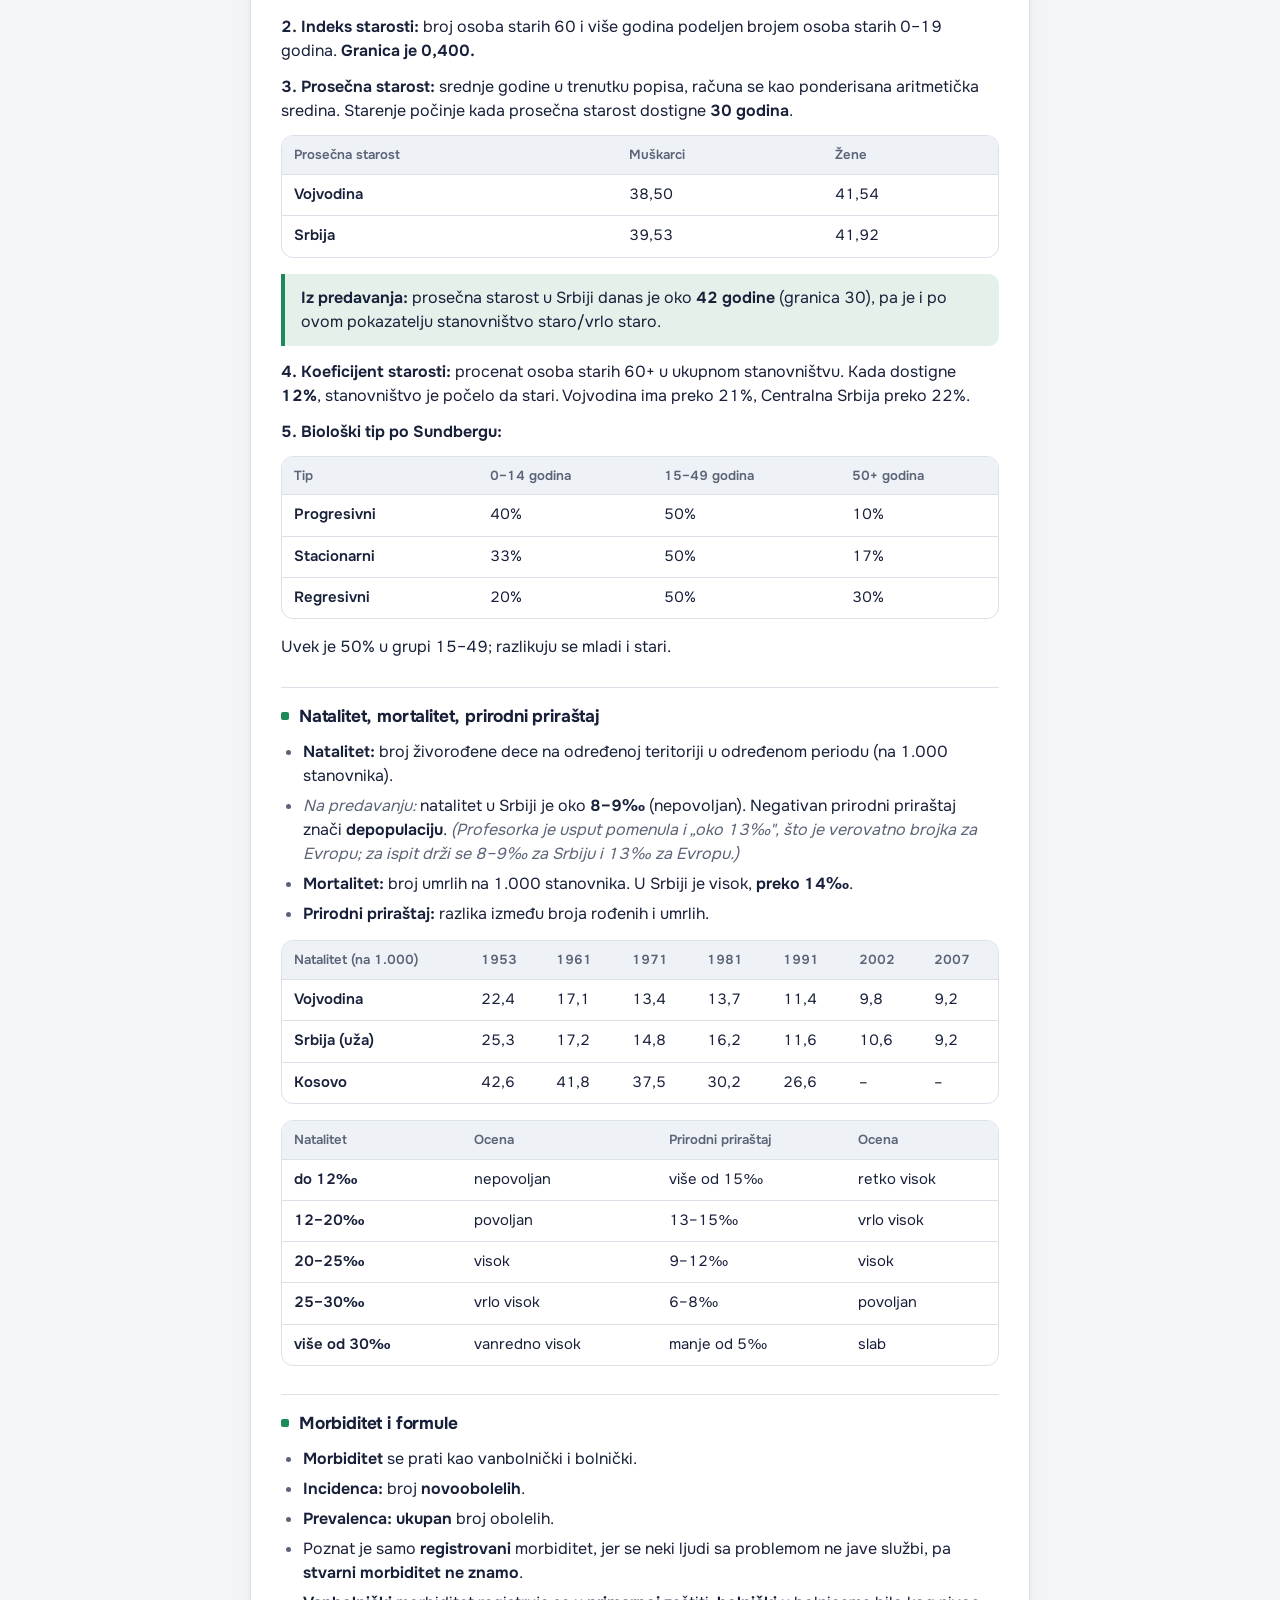
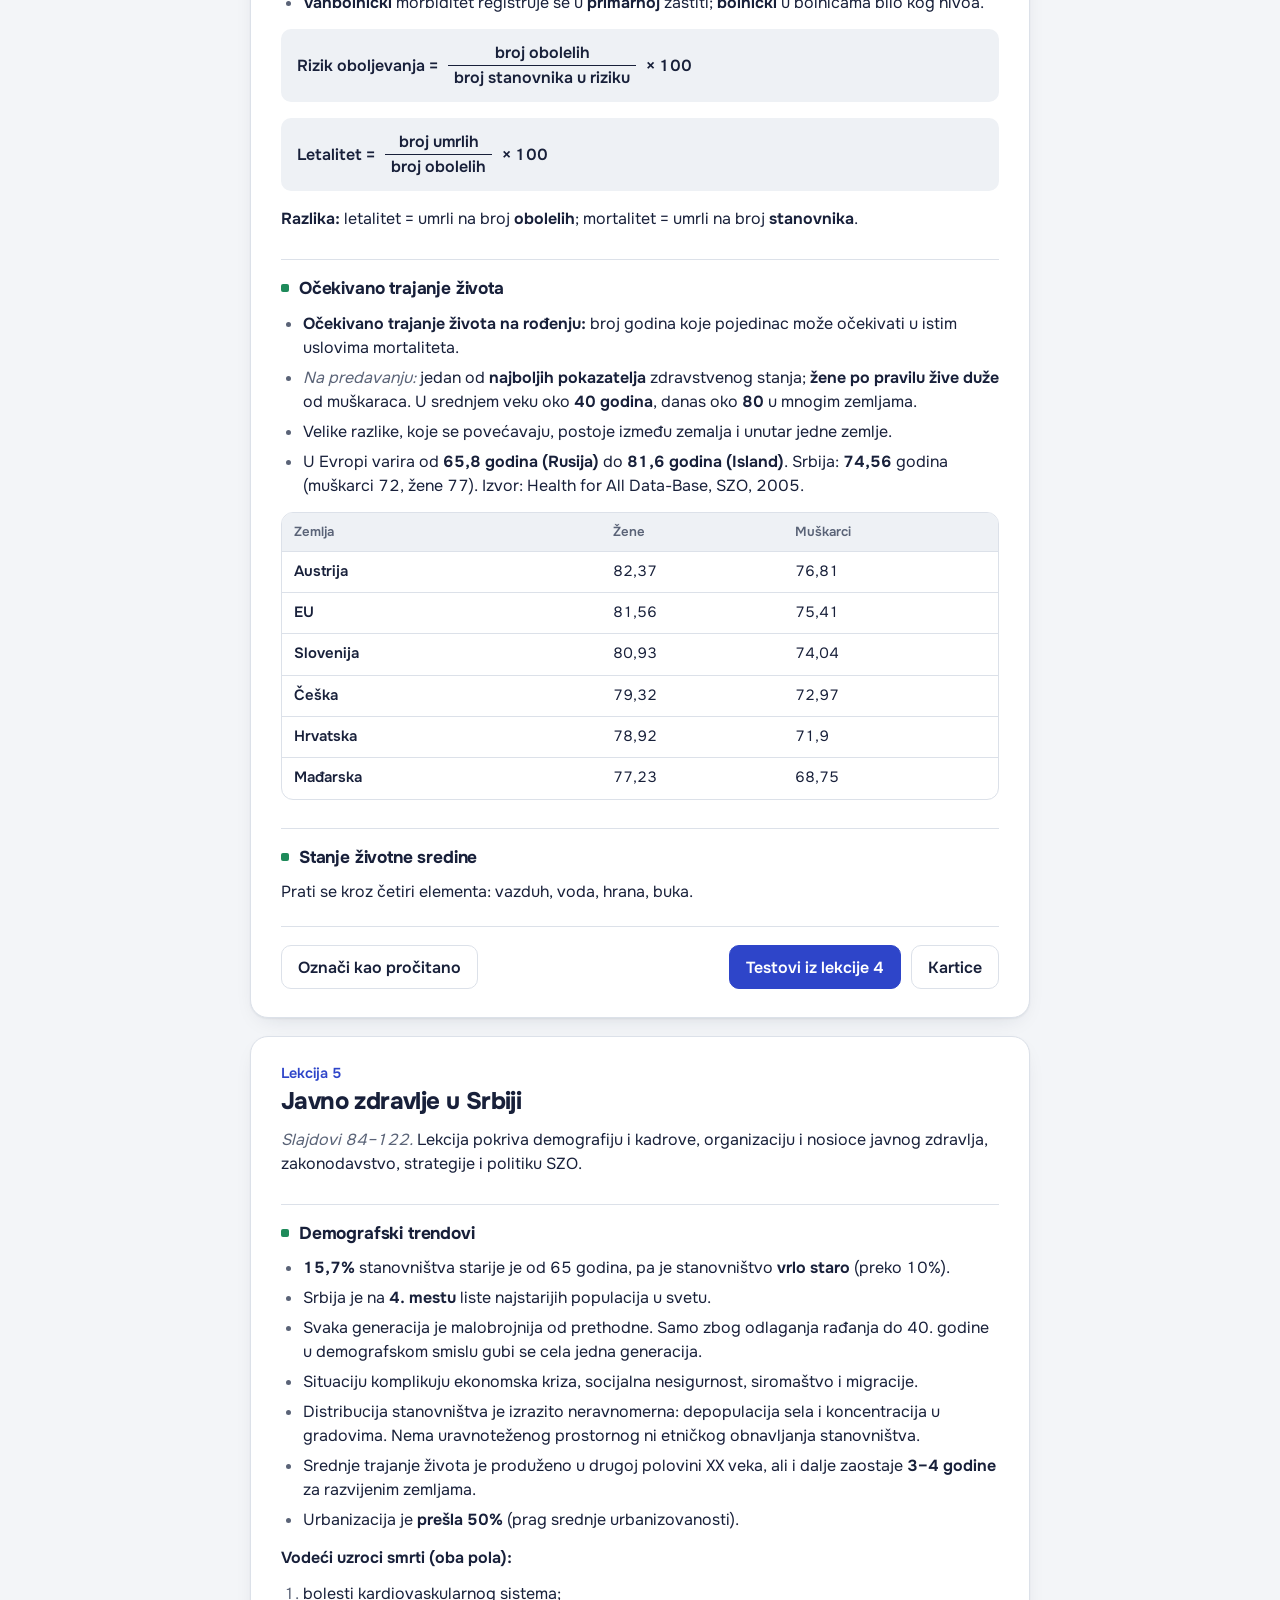
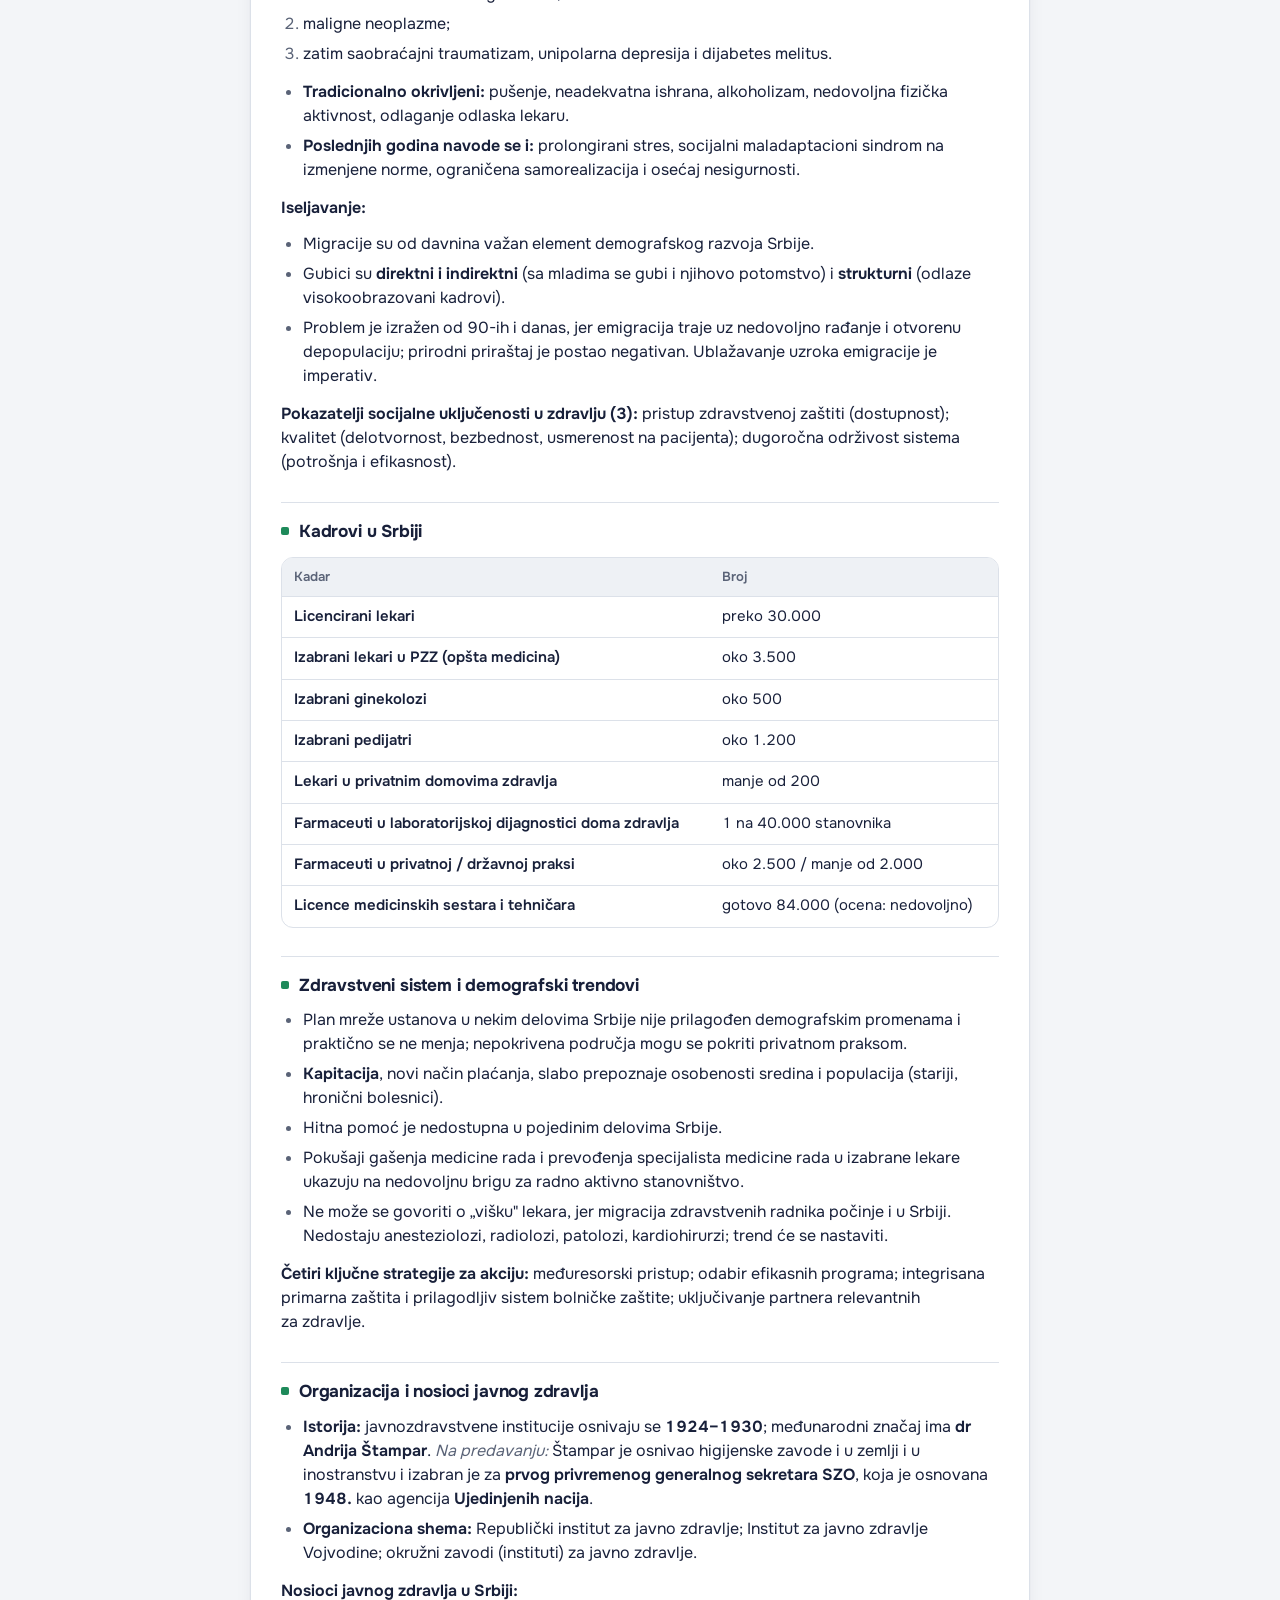
<file: javno-zdravlje/skripta.html>
<!DOCTYPE html>
<html lang="sr" data-s="jz">
<head>
<meta charset="utf-8">
<meta name="viewport" content="width=device-width, initial-scale=1, viewport-fit=cover">
<title>Skripta · Javno zdravlje</title>
<meta name="description" content="Skripta za ispit: Javno zdravlje.">
<meta name="theme-color" content="#F3F5F8" media="(prefers-color-scheme: light)">
<meta name="theme-color" content="#0F1422" media="(prefers-color-scheme: dark)">
<link rel="manifest" href="../manifest.webmanifest">
<link rel="icon" href="../assets/icons/icon.svg" type="image/svg+xml">
<link rel="apple-touch-icon" href="../assets/icons/apple-touch-icon.png">
<meta name="apple-mobile-web-app-title" content="Moji ispiti">
<link rel="preload" href="../assets/fonts/onest-latin.woff2" as="font" type="font/woff2" crossorigin>
<link rel="preload" href="../assets/fonts/onest-latin-ext.woff2" as="font" type="font/woff2" crossorigin>
<link rel="stylesheet" href="../assets/ui.css?v=9f301023b1">
<script src="../assets/core.js?v=9f301023b1"></script>
</head>
<body>
<a class="skip" href="#sadrzaj">Preskoči na sadržaj</a>
<header class="reader-top noprint"><div class="in">
  <div class="row" style="justify-content:space-between;flex-wrap:nowrap"><a class="back" href="index.html"><svg viewBox="0 0 24 24" fill="none" stroke="currentColor" stroke-width="2" stroke-linecap="round" stroke-linejoin="round" aria-hidden="true"><path d="M15 18l-6-6 6-6"/></svg><span style="white-space:nowrap;overflow:hidden;text-overflow:ellipsis">Testovi</span></a>
    <span class="row" style="gap:6px;flex-wrap:nowrap"><span class="muted small" id="readcount"></span><a class="btn sm" href="skripta.pdf" target="_blank" rel="noopener">PDF</a></span></div>
  <div class="search" role="search"><div class="sbox"><svg viewBox="0 0 24 24" fill="none" stroke="currentColor" stroke-width="2.2" stroke-linecap="round" aria-hidden="true"><circle cx="11" cy="11" r="7"/><path d="M20 20l-3.5-3.5"/></svg>
    <input class="input" id="q" type="search" placeholder="Pretraži skriptu (pojam, broj, autor)" aria-label="Pretraži skriptu" autocomplete="off" enterkeyhint="search"></div>
    <div class="hits" id="hits" role="listbox" hidden></div></div>
  <nav class="toc" id="toc" aria-label="Lekcije"><a href="#uvod">Uvod</a><a href="#l1" data-li="0">1 · Pojam i principi</a><a href="#l2" data-li="1">2 · Načela i razvoj</a><a href="#l3" data-li="2">3 · Funkcije i usluge</a><a href="#l4" data-li="3">4 · Pokazatelji</a><a href="#l5" data-li="4">5 · Srbija</a><a href="#l6" data-li="5">6 · Evropa i izazovi</a><a href="#brojke">Brojke i autori</a></nav>
</div></header>
<main class="wrap narrow" id="sadrzaj" style="padding-top:22px">
<header class="reader-head"><p class="muted">Skripta za ispit</p><h1 class="h1">Javno zdravlje</h1><p class="lead">Cela prezentacija prof. dr Mirjane Martinov Cvejin u šest lekcija, sa formulama i tabelom brojki, godina i autora na kraju.</p></header>
<div class="sections">
<section class="prose first" aria-labelledby="uvod"><h2 id="uvod">Kako učiti iz skripte</h2>
<p>Skripta pokriva celu prezentaciju „Javno zdravlje" (prof. dr Mirjana Martinov Cvejin, 150 slajdova), podeljenu u šest lekcija prema pauzama u samoj prezentaciji. Izbačeni su naslovni slajdovi i fotografije; ostalo je sve što može da se pita, uključujući definicije sa autorima i godinama, liste i brojke. Dopunjena je i detaljima koje je profesorka rekla na dva snimljena predavanja, a nema ih na slajdovima; oni su označeni sa <strong>„Iz predavanja"</strong> ili <em>„Na predavanju"</em>. Gde se brojka sa predavanja razlikuje od slajda, navedene su obe.</p>
<ol>
<li>Pročitaj jednu lekciju i odmah uradi njene testove.</li>
<li>Pitanja na kojima pogrešiš vrati u skriptu i podvuci.</li>
<li>Lekcija 4 (pokazatelji, formule, granice) i odeljak „Brojke, godine i autori" nose najviše poena; ponovi ih dan pred ispit.</li>
<li>Na kraju uradi simulaciju ispita (30 pitanja, 30 minuta).</li>
</ol>
<div class="tw" tabindex="0" role="region" aria-label="Tabela 1"><table>
<thead>
<tr>
<th>#</th>
<th>Lekcija</th>
<th>Slajdovi</th>
</tr>
</thead>
<tbody>
<tr>
<td>1</td>
<td>Pojam, definicije i vodeći principi javnog zdravlja</td>
<td>1–18</td>
</tr>
<tr>
<td>2</td>
<td>Načela, izazovi, razvoj i sistem javnog zdravlja</td>
<td>20–35</td>
</tr>
<tr>
<td>3</td>
<td>Funkcije, osnovne usluge i nivoi delovanja</td>
<td>37–61</td>
</tr>
<tr>
<td>4</td>
<td>Determinante i pokazatelji zdravstvenog stanja</td>
<td>62–82</td>
</tr>
<tr>
<td>5</td>
<td>Javno zdravlje u Srbiji</td>
<td>84–122</td>
</tr>
<tr>
<td>6</td>
<td>Javno zdravlje u Evropi, dostignuća i izazovi</td>
<td>124–150</td>
</tr>
</tbody>
</table></div>
</section>
<section class="prose" data-li="0" aria-labelledby="l1"><h2 id="l1"><span class="ln">Lekcija 1</span>Pojam, definicije i vodeći principi</h2>
<p><em>Slajdovi 1–18.</em> Lekcija odgovara na pitanje šta je javno zdravlje, ko ga je kako definisao i na kojim principima počiva.</p>
<h3 id="l1-1">Pojam javnog zdravlja</h3>
<ul>
<li>Mnogi ljudi, pa i visokopozicionirani političari, ne znaju tačno šta je javno zdravlje ni kako utiče na svakodnevni život. <strong>Obaveza zdravstvenih radnika</strong> je da ih u tome podučavaju.</li>
<li>Pojam <strong>„public health"</strong> pojavljuje se <strong>sredinom 19. veka u SAD</strong>. Doslovno znači „javno zdravlje", ali se često koristi i termin „javno zdravstvo". Neki ga prevode i kao <strong>„narodno zdravlje"</strong>; termin „javno zdravstvo" koristi se npr. u <strong>Hrvatskoj</strong>.</li>
<li><strong>„Zdravlje" i „zdravstvo" nemaju isto značenje</strong>, ali razvijenost i sveobuhvatnost zdravstvene zaštite u svojoj osnovi podrazumeva i pojam zdravlja.</li>
<li><strong>Javno zdravlje</strong> je zdravlje svakog pojedinca, svakog pripadnika neke zajednice. <strong>Javno zdravstvo</strong> daje institucionalni okvir za postizanje tog ideala.</li>
</ul>
<p><strong>Kako se menjalo shvatanje odgovornosti:</strong></p>
<ul>
<li><strong>Nekada:</strong> svaki čovek je sam odgovoran za svoje zdravlje, a zajednica (država) s tim nema nikakve veze.</li>
<li><strong>Sa napretkom nauke i medicine</strong> razvija se svest o međuzavisnosti zdravlja i ekonomskih prilika, životnih uslova, radnih uslova i o uspešnosti preventivnih mera.</li>
<li><strong>Danas:</strong> za zdravlje nisu odgovorni samo pojedinci; značajnu ulogu ima i država.</li>
</ul>
<h3 id="l1-2">Definicije javnog zdravlja</h3>
<div class="tw" tabindex="0" role="region" aria-label="Tabela 2"><table>
<thead>
<tr>
<th>Autor i godina</th>
<th>Definicija</th>
</tr>
</thead>
<tbody>
<tr>
<td>Charles-Edward A. Winslow, 1920</td>
<td>Nauka i umetnost preveniranja bolesti, produženja života, unapređenja fizičkog zdravlja i efikasnosti kroz organizovane napore zajednice (vidi ispod)</td>
</tr>
<tr>
<td>Donald Acheson, 1988; SZO (WHO), 1999</td>
<td>Nauka i veština sprečavanja bolesti, unapređenja zdravlja i produženja života putem organizovanih mera društva; naglašava odgovornost države za zdravlje građana</td>
</tr>
<tr>
<td>IOM (Institute of Medicine), 1988</td>
<td>Ono što mi, kao društvo, zajedno činimo da bismo obezbedili uslove da ljudi budu zdravi</td>
</tr>
<tr>
<td>Javno zdravlje kao nauka</td>
<td>Nauka koja doprinosi osnovama za unapređenje zdravlja, objašnjava odnos zdravlja i društva i istražuje uzroke, pojavu, incidenciju, prevalenciju i posledice bolesti u populaciji, kao i organizaciju i funkcionisanje sistema zdravstvene zaštite</td>
</tr>
</tbody>
</table></div>
<p><strong>Winslow (1920), organizovani napori zajednice za:</strong></p>
<ol>
<li>sanaciju okoline;</li>
<li>kontrolu infekcija u zajednici;</li>
<li>edukaciju pojedinaca o principima lične higijene;</li>
<li>organizovanje zdravstvene službe za ranu dijagnozu i preventivnu terapiju bolesti;</li>
<li>razvoj socijalnih mehanizama koji će svakom pojedincu obezbediti standard života koji mu omogućava da očuva zdravlje.</li>
</ol>
<h3 id="l1-3">Vodeći principi javnog zdravlja (5)</h3>
<div class="tw" tabindex="0" role="region" aria-label="Tabela 3"><table>
<thead>
<tr>
<th>Princip</th>
<th>Šta znači</th>
</tr>
</thead>
<tbody>
<tr>
<td>Jednakost i solidarnost</td>
<td>jednakost u zdravlju; solidarnost sa ranjivim populacionim grupama; pravičnost u pružanju usluga: jednake usluge za jednake potrebe</td>
</tr>
<tr>
<td>Održivost</td>
<td>razvoj kojim se garantuje da trenutna upotreba resursa ne ugrožava zdravlje budućih generacija</td>
</tr>
<tr>
<td>Efikasnost</td>
<td>raspodela resursa između programa i intervencija tako da se postigne kombinacija ciljeva koja je društveno najpoželjnija u odnosu na dostupne resurse</td>
</tr>
<tr>
<td>Učestvovanje</td>
<td>ravnopravno učestvovanje svih članova grupe ili zajednice u odlučivanju i aktivnostima; učestvovanje građana u odlučivanju u svim oblastima društvenog života i zaposlenih u odlučivanju o poslovima organizacije</td>
</tr>
<tr>
<td>Pravda i mir</td>
<td>uslov za zdravlje; ilustrovano Černobiljem i Fukušimom, ratovima i glađu</td>
</tr>
</tbody>
</table></div>
<p><strong>Efikasnost, dodatno:</strong> postizanje maksimalnih rezultata uz minimalna ulaganja; dostizanje ciljeva uz ekonomsku isplativost; optimalna upotreba resursa u jednoj zdravstvenoj intervenciji, tako da nema gubitka resursa.</p>
<p><strong>Pravda i mir, primeri sa slajdova:</strong></p>
<ul>
<li>Radioaktivno zračenje posle kvara u nuklearnoj elektrani u <strong>Černobilu, 1986</strong>.</li>
<li>Nuklearna kriza u <strong>Japanu 2011</strong>, reaktor <strong>Fukušima</strong>.</li>
<li>Ratovi i glad (npr. podatak sa slike: u Nigeru je za mesec dana od gladi umrlo više od 2.500 dece mlađe od 5 godina).</li>
</ul>
<blockquote>
<p><strong>Iz predavanja:</strong> ranjive (vulnerabilne) grupe su <strong>deca, žene, stari, invalidi i radno aktivno stanovništvo</strong>. Za princip učestvovanja potrebno je učešće svih građana, a u Srbiji, nažalost, <strong>nema mnogo građanske inicijative</strong> za učešće u odlukama o zdravlju.</p>
</blockquote>
<div class="lesson-end" data-li="0"><button class="btn read" data-read="0" aria-pressed="false">Označi kao pročitano</button><a class="btn primary" href="index.html#lekcija=1">Testovi iz lekcije 1</a><a class="btn" href="index.html#kartice=1">Kartice</a></div></section>
<section class="prose" data-li="1" aria-labelledby="l2"><h2 id="l2"><span class="ln">Lekcija 2</span>Načela, izazovi, razvoj i sistem javnog zdravlja</h2>
<p><em>Slajdovi 20–35.</em> Lekcija daje načela (ista kao poglavlja Zakona o javnom zdravlju), izazove, istorijske faze i to šta sve čini sistem javnog zdravlja.</p>
<h3 id="l2-1">Načela javnog zdravlja (7)</h3>
<ol>
<li>Fizičko, mentalno i socijalno zdravlje stanovništva.</li>
<li>Promocija zdravlja.</li>
<li>Životna sredina i zdravlje stanovništva.</li>
<li>Radna okolina i zdravlje stanovništva.</li>
<li>Zdravstveni menadžment, kvalitet i efikasnost zdravstvenog sistema.</li>
<li>Integrisani informacioni sistem javnog zdravlja za praćenje, procenu i analizu zdravstvenog stanja stanovništva i izveštavanje nadležnih organa i javnosti.</li>
<li>Javno zdravlje u elementarnim i drugim većim nepogodama i vanrednim prilikama.</li>
</ol>
<h3 id="l2-2">Izazovi</h3>
<p><strong>Globalni izazovi danas (4):</strong></p>
<ol>
<li>Globalno zagrevanje: poplave i širenje pustinja.</li>
<li>Globalne podele: siromaštvo i glad.</li>
<li>Globalna bezbednost: građanski ratovi i terorizam.</li>
<li>Globalno zdravlje: ljudska prava za sve.</li>
</ol>
<p><strong>Zdravlje je povezano sa:</strong> ekonomskim razvojem; demokratijom i ljudskim vrednostima; efikasnošću zdravstvenog sistema.</p>
<p><strong>Sadašnji izazovi u Srbiji (6):</strong> preventabilne bolesti; faktori rizika; socijalne i ekonomske determinante zdravlja; zdravlje na radnom mestu; starenje stanovništva; ranjive populacione grupe.</p>
<h3 id="l2-3">Razvoj javnog zdravlja</h3>
<p>Četiri etape razvoja: (1) poboljšanje higijenskih i sanitarnih uslova; (2) individualna zdravstvena zaštita (imunizacija); (3) terapijski postupci; (4) novo javno zdravlje.</p>
<div class="tw" tabindex="0" role="region" aria-label="Tabela 4"><table>
<thead>
<tr>
<th>Faza</th>
<th>Vreme</th>
<th>Obeležja</th>
</tr>
</thead>
<tbody>
<tr>
<td>Individualistička</td>
<td>početak XX veka</td>
<td>razvoj mikrobiologije i imunologije, otkrivanje vakcina, asanacija okoline</td>
</tr>
<tr>
<td>Terapijska</td>
<td>četrdesete godine XX veka</td>
<td>otkriće novih lekova (sulfonamidi, insulin); državna sredstva idu dominantno ka bolnicama i kurativnoj zaštiti</td>
</tr>
<tr>
<td>Novo javno zdravlje</td>
<td>od druge polovine XX veka do danas</td>
<td>uslovljeno saznanjem o ograničenim efektima kurativne medicine i skupih tehnologija, porastom socio-ekonomskih nejednakosti i zdravstvenih rizika</td>
</tr>
</tbody>
</table></div>
<div class="tw" tabindex="0" role="region" aria-label="Tabela 5"><table>
<thead>
<tr>
<th><span class="sr">Stavka</span></th>
<th>Staro javno zdravlje</th>
<th>Novo javno zdravlje</th>
</tr>
</thead>
<tbody>
<tr>
<td>Čime se bavi</td>
<td>rizičnim faktorima za zdravlje, bezbednom hranom, vazduhom i vodom</td>
<td>sintetiše tradicionalni pristup sa menadžmentom zdravstvenih i javnozdravstvenih službi i akcijama u zajednici (Tulchinsky i Varavikova, 2000)</td>
</tr>
<tr>
<td>Šta rešava</td>
<td>infektivne, toksične i traumatske uzroke smrti</td>
<td>pored klasičnih oblasti: pravično korišćenje zdravstvenih usluga, ekologija, javnozdravstvena politika, povezanost zdravlja sa socijalnim i ekonomskim razvojem (Ncayiyana i saradnici, 1995)</td>
</tr>
</tbody>
</table></div>
<blockquote>
<p><strong>Iz predavanja:</strong> terapijska faza započela je otkrićem novih lekova, <strong>pre svega antibiotika</strong>, ali i insulina i drugih.</p>
</blockquote>
<h3 id="l2-4">Sistem javnog zdravlja</h3>
<ul>
<li><strong>Mreža učesnika (IOM, 2003):</strong> policija, NVO, centri u zajednici, mesna zajednica, crkva, domovi za stare, domovi za hendikepirane, mediji, domovi zdravlja, bolnice, doktori, škole, filantropi, poslanici, sportski centri, javni saobraćaj, zavodi za zdravstvenu zaštitu, grupe za samopomoć, Crveni krst, ministarstvo zdravlja, vatrogasna služba, laboratorije, službe za zloupotrebu droga, službe za mentalno zdravlje, poslodavci, sektor za ekonomski razvoj.</li>
<li><strong>Shema sistema:</strong> u središtu je <strong>obezbeđivanje uslova za zdravlje stanovništva</strong>, a oko njega šest učesnika: zajednica; sistem zdravstvene zaštite; državna javnozdravstvena infrastruktura; zaposleni i poslodavci; akademska javnost; mediji.</li>
</ul>
<p><strong>Dve osobine javnog zdravlja:</strong></p>
<ol>
<li>Bavi se <strong>preventivnim</strong>, a ne kurativnim aspektom zdravstvene zaštite.</li>
<li>Bavi se zdravstvenim pitanjima na nivou <strong>zajednice</strong>, a ne pojedinca.</li>
</ol>
<ul>
<li><strong>Žiža javnozdravstvene intervencije je prevencija, a ne lečenje.</strong> Ostvaruje se kroz nadzor nad obolelima i promociju zdravog ponašanja.</li>
<li>Mnoge bolesti mogu se sprečiti <strong>jednostavnim, nemedicinskim merama</strong>: pranje ruku, podela sterilnih špriceva i igala, upotreba kondoma.</li>
<li><strong>Specifična prevencija:</strong> npr. vakcinacija protiv zaraznih bolesti.</li>
<li>Ovakav koncept bio je važan za razvoj socijalno-medicinske misli, prevenciju bolesti i odgovornost zajednice za zdravlje građana.</li>
<li><strong>Definicija zdravlja (Ustav SZO, 1946):</strong> „Stanje potpunog fizičkog, psihičkog i socijalnog blagostanja, a ne samo odsutnost bolesti ili onesposobljenosti."</li>
</ul>
<div class="lesson-end" data-li="1"><button class="btn read" data-read="1" aria-pressed="false">Označi kao pročitano</button><a class="btn primary" href="index.html#lekcija=2">Testovi iz lekcije 2</a><a class="btn" href="index.html#kartice=2">Kartice</a></div></section>
<section class="prose" data-li="2" aria-labelledby="l3"><h2 id="l3"><span class="ln">Lekcija 3</span>Funkcije, osnovne usluge i nivoi delovanja</h2>
<p><em>Slajdovi 37–61.</em> Lekcija objašnjava čime se javno zdravlje konkretno bavi i na kojim nivoima deluje, uz probleme javnog zdravlja u Evropi.</p>
<h3 id="l3-1">Razlike između razvijenih i nerazvijenih zemalja</h3>
<ul>
<li>Država osniva vladine agencije i institucije koje traže odgovore na domaće zdravstvene probleme. Zbog različitih problema postoji velika razlika u pristupu između razvijenih zemalja i zemalja u razvoju.</li>
<li><strong>U zemljama u razvoju i nerazvijenim:</strong> javnozdravstvena infrastruktura nije razvijena; nedostaju obrazovani zdravstveni radnici ili novac čak i za osnovnu negu i prevenciju. Zato je najveći deo bolesti i smrtnosti povezan sa <strong>siromaštvom</strong>.</li>
</ul>
<div class="tw" tabindex="0" role="region" aria-label="Tabela 6"><table>
<thead>
<tr>
<th>Izdvajanje za zdravstvo</th>
<th>Iznos</th>
</tr>
</thead>
<tbody>
<tr>
<td>Neke afričke zemlje</td>
<td>jedva 100 dolara po stanovniku godišnje</td>
</tr>
<tr>
<td>SAD</td>
<td>približno 4.500 dolara po stanovniku</td>
</tr>
<tr>
<td>Odnos</td>
<td>1 : 45</td>
</tr>
<tr>
<td>Srbija</td>
<td>6,9 miliona zdravstveno osiguranih; prema planu RFZO oko 295 evra, odnosno nešto više od 166 evra po osiguraniku</td>
</tr>
</tbody>
</table></div>
<ul>
<li>Zato su još važnije <strong>jednostavne i jeftine preventivne mere</strong>, koje smanjuju broj obolelih i umrlih i ukupnu potrošnju. Potrošnja je najveća u kurativnoj medicini, posebno u bolničkom lečenju.</li>
</ul>
<h3 id="l3-2">Javnozdravstvene funkcije</h3>
<ul>
<li><strong>Definicija:</strong> skup aktivnosti kojima se izvršava glavni zadatak javnog zdravlja, a to je <strong>unapređenje zdravlja populacije</strong>. Definišu glavne zadatke ili očekivane rezultate održivog razvoja zdravlja.</li>
</ul>
<div class="tw" tabindex="0" role="region" aria-label="Tabela 7"><table>
<thead>
<tr>
<th>Glavna funkcija</th>
<th>Sadržaj</th>
</tr>
</thead>
<tbody>
<tr>
<td>Procena</td>
<td>procena i praćenje zdravlja zajednice i ugroženih grupa radi identifikacije zdravstvenih problema i prioriteta</td>
</tr>
<tr>
<td>Razvoj politike</td>
<td>formulisanje javne politike, u saradnji sa političkim i društvenim liderima, radi rešavanja lokalnih i nacionalnih problema i prioriteta</td>
</tr>
<tr>
<td>Obezbeđivanje (osiguranje)</td>
<td>osiguranje pristupa odgovarajućoj i ekonomski isplativoj zdravstvenoj zaštiti (uključujući unapređenje zdravlja i prevenciju) i evaluacija njenog kvaliteta i efikasnosti, uz pravičnost i solidarnost</td>
</tr>
<tr>
<td>Učestvovanje</td>
<td>ravnopravno učestvovanje svih članova zajednice i zaposlenih u odlučivanju i aktivnostima</td>
</tr>
</tbody>
</table></div>
<p><strong>Ostale funkcije sa slajdova:</strong></p>
<ul>
<li>identifikacija prioritetnih zdravstvenih problema i opasnosti po zdravlje;</li>
<li>planiranje i pripravnost za hitna stanja u javnom zdravstvu;</li>
<li>intervencije zaštite zdravlja od štetnih faktora u okolini i na mestu rada;</li>
<li>sprečavanje bolesti;</li>
<li><strong>promocija zdravlja</strong>: jedna od ključnih intervencija za unapređenje i kontrolu nad sopstvenim zdravljem i njegovim odrednicama;</li>
<li>upravljanje, finansiranje i osiguranje kvaliteta u javnom zdravstvu;</li>
<li><strong>istraživanja</strong> stanja i opterećenja populacije bolešću. Procena potreba ranjivih i drugih specifičnih grupa je <strong>početni i ključni deo</strong> javnozdravstvenog delovanja.</li>
</ul>
<h3 id="l3-3">Deset osnovnih usluga javnog zdravlja (CDC)</h3>
<ol>
<li>Nadgledati zdravstveno stanje radi identifikovanja zdravstvenih problema zajednice.</li>
<li>Dijagnostikovati i istražiti zdravstvene probleme i rizike u zajednici.</li>
<li>Informisati, obrazovati i osposobiti ljude o zdravstvenim pitanjima.</li>
<li>Pokrenuti partnerstva u zajednici za identifikaciju i rešavanje zdravstvenih problema.</li>
<li>Osmisliti politiku i planove za podršku pojedinačnim i zajedničkim zdravstvenim naporima.</li>
<li>Primeniti zakone i regulative za zaštitu zdravlja i garantovanje bezbednosti.</li>
<li>Povezati ljude sa potrebnim zdravstvenim službama i obezbediti im zaštitu ako je nema.</li>
<li>Obezbediti sposobne profesionalce za zdravstvenu zaštitu populacije i pojedinaca.</li>
<li>Evaluirati efikasnost, pristupačnost i kvalitet zdravstvene zaštite.</li>
<li>Istraživati radi novih uvida i inovativnih rešenja za zdravstvene probleme.</li>
</ol>
<h3 id="l3-4">Nivoi delovanja</h3>
<p>Populacija obuhvaćena intervencijom može biti mala grupa (porodica, lokalna zajednica) ili celo stanovništvo.</p>
<div class="tw" tabindex="0" role="region" aria-label="Tabela 8"><table>
<thead>
<tr>
<th>Nivo</th>
<th>Primeri i napomene</th>
</tr>
</thead>
<tbody>
<tr>
<td>Lokalni</td>
<td>porodica, lokalna zajednica</td>
</tr>
<tr>
<td>Regionalni</td>
<td>važni su kao „čuvari ulaza" za bolesti koje bi se mogle proširiti preko granica</td>
</tr>
<tr>
<td>Nacionalni</td>
<td>SAD: US Public Health Service, koji upravlja agencijama FDA (Food and Drug Administration), CDC (Centers for Disease Control) i NIH (National Institute of Health); finski National Public Health Institute, sa programom CINDI (Countrywide Integrated Non-communicable Diseases Intervention) za suzbijanje nezaraznih bolesti</td>
</tr>
<tr>
<td>Internacionalni i globalni</td>
<td>SZO (WHO), CDC, ECDC (European Center for Disease Prevention and Control)</td>
</tr>
</tbody>
</table></div>
<blockquote>
<p><strong>Iz predavanja:</strong> regionalni nivo kao „čuvar ulaza" pokazao se tokom pandemije <strong>COVID-19</strong>. Ukupna zdravstvena potrošnja najveća je u kurativi, a <strong>bolničko lečenje je najskuplji vid lečenja</strong>; zato prevencija smanjuje troškove. SAD izdvajaju približno <strong>4.500–5.000 $</strong> po stanovniku (odnos sa Afrikom oko <strong>1:45–50</strong>).</p>
</blockquote>
<h3 id="l3-5">Javno zdravlje u Evropi danas</h3>
<ul>
<li><strong>Društvene promene:</strong> pad nataliteta, starenje stanovništva.</li>
<li><strong>Promene u morbiditetu</strong> i potrebama za zaštitom; stalno preispitivanje ravnoteže između primarne i bolničke zaštite.</li>
<li>Teško je uspostaviti ravnotežu između izbora prioriteta, delotvornosti sistema i jednakosti u ostvarivanju prava.</li>
<li>Ozbiljni su problemi u mobilizaciji stručnjaka i primeni njihovih preporuka u zdravstvenoj politici.</li>
<li>Uloga nekih vlada: kontrola troškova, jednakost i pravičnost u raspodeli resursa, razvoj lokalne zdravstvene zaštite.</li>
<li>Malo je dokaza da se napori usmeravaju ka zdravstvenim ciljevima. <strong>Troškovi stalno rastu</strong> u većini zemalja EU, uz ograničene mogućnosti finansiranja.</li>
</ul>
<p><strong>Demografski trendovi kao odgovor na pritisak:</strong></p>
<ul>
<li>Natalitet u većini evropskih zemalja je približno <strong>13 na 1.000</strong> stanovnika, jednak ili niži od mortaliteta (relativno stabilna populacija).</li>
<li>Stalno raste udeo starijih, a opada udeo mlađih (niska stopa fertiliteta, porodice sa malo dece).</li>
<li><strong>Udeo mladih opada, a njihovi problemi rastu:</strong> nesreće, zloupotreba droga, neželjene trudnoće, posledice nezaposlenosti, samoće i migracija.</li>
<li><strong>Problemi starijih stalno rastu:</strong> hronične bolesti, veća potreba za zaštitom, veća potrošnja lekova, veća potreba za kućnim lečenjem i negom.</li>
<li>Ovo su važne odrednice za socijalnu i zdravstvenu politiku i traže promenu u raspodeli resursa.</li>
</ul>
<blockquote>
<p><strong>Iz predavanja:</strong> kod starijih dominiraju hronične nezarazne bolesti, često udružene (<strong>multimorbidnost</strong>). U pandemiji <strong>COVID-19</strong> pokazalo se da <strong>dominantnu ulogu ima primarna zdravstvena zaštita</strong>. Nejednakost nije svuda bila ista: u nekim zemljama EU pacijenti su morali da plaćaju npr. korišćenje respiratora, dok u <strong>Srbiji te usluge nisu naplaćivane</strong>.</p>
</blockquote>
<div class="lesson-end" data-li="2"><button class="btn read" data-read="2" aria-pressed="false">Označi kao pročitano</button><a class="btn primary" href="index.html#lekcija=3">Testovi iz lekcije 3</a><a class="btn" href="index.html#kartice=3">Kartice</a></div></section>
<section class="prose" data-li="3" aria-labelledby="l4"><h2 id="l4"><span class="ln">Lekcija 4</span>Determinante i pokazatelji zdravstvenog stanja</h2>
<p><em>Slajdovi 62–82.</em> Ovo je lekcija sa najviše brojki: pokazatelji starosti stanovništva, natalitet, mortalitet, morbiditet i formule.</p>
<h3 id="l4-1">Vodeći javnozdravstveni problemi</h3>
<div class="tw" tabindex="0" role="region" aria-label="Tabela 9"><table>
<thead>
<tr>
<th>Hronične bolesti</th>
<th>Zarazne bolesti</th>
</tr>
</thead>
<tbody>
<tr>
<td>nenamerne povrede, mentalni poremećaji i druge</td>
<td>AIDS, SARS i druge</td>
</tr>
</tbody>
</table></div>
<h3 id="l4-2">Determinante zdravlja</h3>
<ul>
<li><strong>Determinante izvan zdravstvenog sistema:</strong> životno i radno okruženje, ishrana, stil života.</li>
<li><strong>Društveni i ekonomski razvoj</strong> i <strong>razvoj zdravlja</strong> međusobno utiču jedan na drugi.</li>
<li><strong>Odrednice zdravlja</strong> dele se na: genetske, društvene, ekonomske i ostale.</li>
</ul>
<p><strong>Dahlgren-Whitehead model (1991)</strong>, slojevi od centra ka spolja:</p>
<ol>
<li>starost, pol i konstitucionalni (nasledni) faktori;</li>
<li>individualni stil života;</li>
<li>socijalne mreže i mreže zajednice;</li>
<li>uslovi života i rada: proizvodnja hrane i poljoprivreda, obrazovanje, radno okruženje, nezaposlenost, voda i sanitacija, zdravstvene službe, stanovanje;</li>
<li>opšti socioekonomski, kulturni i uslovi životne sredine.</li>
</ol>
<h3 id="l4-3">Analiza situacije</h3>
<ul>
<li><strong>Analiza situacije</strong> obezbeđuje potrebne informacije i podatke i daje input za sledeće korake: izbor prioriteta, postavljanje ciljeva.</li>
<li><strong>Utvrđivanje problema</strong> je najznačajniji podkorak analize situacije.</li>
</ul>
<div class="tw" tabindex="0" role="region" aria-label="Tabela 10"><table>
<thead>
<tr>
<th>Šta se analizira (7)</th>
<th>Sadržaj</th>
</tr>
</thead>
<tbody>
<tr>
<td>1. Geografsko područje</td>
<td>ruralno ili urbano; razvijeno ili nerazvijeno</td>
</tr>
<tr>
<td>2. Stanovništvo</td>
<td>vitalno-demografski podaci</td>
</tr>
<tr>
<td>3. Društveno-ekonomski faktori</td>
<td>obrazovanje, zanimanje, dohodak, potrošnja, ishrana, uslovi stanovanja, infrastruktura</td>
</tr>
<tr>
<td>4. Kulturalni faktori</td>
<td></td>
</tr>
<tr>
<td>5. Ljudski resursi</td>
<td>davaoci i korisnici usluga; interesi, motivi, veštine, slabe tačke</td>
</tr>
<tr>
<td>6. Zdravstveni status</td>
<td>morbiditet, natalitet, mortalitet, onesposobljenost, rizični faktori, znanja, stavovi</td>
</tr>
<tr>
<td>7. Zdravstvena služba</td>
<td>infrastruktura, pristupačnost, kvantitet i kvalitet rada</td>
</tr>
</tbody>
</table></div>
<p><strong>Ciljevi analize (9):</strong> sagledavanje zdravstvene problematike; opis zdravstvenog stanja i faktora koji utiču; poređenje sa prošlošću; definisanje problema; identifikacija i rangiranje prioriteta; osnova za planiranje; procena budućnosti; izbor strategija, mera i akcija; praćenje (monitoring) i evaluacija preduzetih mera.</p>
<p><strong>Pokazatelji zdravstvenog stanja obezbeđuju:</strong> osnovne informacije za donosioce odluka; merenje napretka prema ciljevima zdravstvene politike; merenje vrednosti u zdravlju za uloženi novac (efikasnost, efektivnost, kvalitet).</p>
<p><strong>Izvori podataka (6):</strong> matične knjige (vitalni događaji); rutinska zdravstvena statistika (korišćenje, efikasnost i kvalitet rada službe); istraživanje zdravlja populacije (zdravstvene potrebe); epidemiološki nadzor; registri bolesti; drugo.</p>
<blockquote>
<p><strong>Iz predavanja:</strong> stanje se poredi sa prethodnim periodom (npr. <strong>5–10 godina</strong>) i sa drugim zemljama/EU. <strong>Donosioci odluka</strong> u zdravstvu su pre svega <strong>Vlada i Ministarstvo zdravlja</strong>. Istraživanje zdravlja stanovništva Republike Srbije rađeno je do sada <strong>dva puta</strong> (npr. <strong>2010</strong>). Registri postoje samo za određene bolesti jer su <strong>skupi</strong>.</p>
</blockquote>
<h3 id="l4-4">Pokazatelji starosti stanovništva (5)</h3>
<p><strong>1. Zrelost stanovništva:</strong> udeo starih 65 i više godina u ukupnom stanovništvu.</p>
<div class="tw" tabindex="0" role="region" aria-label="Tabela 11"><table>
<thead>
<tr>
<th>Tip stanovništva (eksperti UN)</th>
<th>Udeo starih 65+</th>
</tr>
</thead>
<tbody>
<tr>
<td>Mlado</td>
<td>do 4%</td>
</tr>
<tr>
<td>Zrelo</td>
<td>4–7%</td>
</tr>
<tr>
<td>Staro</td>
<td>7–10%</td>
</tr>
<tr>
<td>Vrlo staro</td>
<td>više od 10%</td>
</tr>
</tbody>
</table></div>
<p>Vojvodina ima 16,1%, a Centralna Srbija 17,6% starih 65+. <em>(Na predavanju: u Srbiji oko </em><em>18%</em><em>, tj. </em><em>vrlo staro</em><em> stanovništvo.)</em></p>
<p><strong>2. Indeks starosti:</strong> broj osoba starih 60 i više godina podeljen brojem osoba starih 0–19 godina. <strong>Granica je 0,400.</strong></p>
<p><strong>3. Prosečna starost:</strong> srednje godine u trenutku popisa, računa se kao ponderisana aritmetička sredina. Starenje počinje kada prosečna starost dostigne <strong>30 godina</strong>.</p>
<div class="tw" tabindex="0" role="region" aria-label="Tabela 12"><table>
<thead>
<tr>
<th>Prosečna starost</th>
<th>Muškarci</th>
<th>Žene</th>
</tr>
</thead>
<tbody>
<tr>
<td>Vojvodina</td>
<td>38,50</td>
<td>41,54</td>
</tr>
<tr>
<td>Srbija</td>
<td>39,53</td>
<td>41,92</td>
</tr>
</tbody>
</table></div>
<blockquote>
<p><strong>Iz predavanja:</strong> prosečna starost u Srbiji danas je oko <strong>42 godine</strong> (granica 30), pa je i po ovom pokazatelju stanovništvo staro/vrlo staro.</p>
</blockquote>
<p><strong>4. Koeficijent starosti:</strong> procenat osoba starih 60+ u ukupnom stanovništvu. Kada dostigne <strong>12%</strong>, stanovništvo je počelo da stari. Vojvodina ima preko 21%, Centralna Srbija preko 22%.</p>
<p><strong>5. Biološki tip po Sundbergu:</strong></p>
<div class="tw" tabindex="0" role="region" aria-label="Tabela 13"><table>
<thead>
<tr>
<th>Tip</th>
<th>0–14 godina</th>
<th>15–49 godina</th>
<th>50+ godina</th>
</tr>
</thead>
<tbody>
<tr>
<td>Progresivni</td>
<td>40%</td>
<td>50%</td>
<td>10%</td>
</tr>
<tr>
<td>Stacionarni</td>
<td>33%</td>
<td>50%</td>
<td>17%</td>
</tr>
<tr>
<td>Regresivni</td>
<td>20%</td>
<td>50%</td>
<td>30%</td>
</tr>
</tbody>
</table></div>
<p>Uvek je 50% u grupi 15–49; razlikuju se mladi i stari.</p>
<h3 id="l4-5">Natalitet, mortalitet, prirodni priraštaj</h3>
<ul>
<li><strong>Natalitet:</strong> broj živorođene dece na određenoj teritoriji u određenom periodu (na 1.000 stanovnika).</li>
<li><em>Na predavanju:</em> natalitet u Srbiji je oko <strong>8–9‰</strong> (nepovoljan). Negativan prirodni priraštaj znači <strong>depopulaciju</strong>. <em>(Profesorka je usput pomenula i „oko 13‰", što je verovatno brojka za Evropu; za ispit drži se 8–9‰ za Srbiju i 13‰ za Evropu.)</em></li>
<li><strong>Mortalitet:</strong> broj umrlih na 1.000 stanovnika. U Srbiji je visok, <strong>preko 14‰</strong>.</li>
<li><strong>Prirodni priraštaj:</strong> razlika između broja rođenih i umrlih.</li>
</ul>
<div class="tw" tabindex="0" role="region" aria-label="Tabela 14"><table>
<thead>
<tr>
<th>Natalitet (na 1.000)</th>
<th>1953</th>
<th>1961</th>
<th>1971</th>
<th>1981</th>
<th>1991</th>
<th>2002</th>
<th>2007</th>
</tr>
</thead>
<tbody>
<tr>
<td>Vojvodina</td>
<td>22,4</td>
<td>17,1</td>
<td>13,4</td>
<td>13,7</td>
<td>11,4</td>
<td>9,8</td>
<td>9,2</td>
</tr>
<tr>
<td>Srbija (uža)</td>
<td>25,3</td>
<td>17,2</td>
<td>14,8</td>
<td>16,2</td>
<td>11,6</td>
<td>10,6</td>
<td>9,2</td>
</tr>
<tr>
<td>Kosovo</td>
<td>42,6</td>
<td>41,8</td>
<td>37,5</td>
<td>30,2</td>
<td>26,6</td>
<td>–</td>
<td>–</td>
</tr>
</tbody>
</table></div>
<div class="tw" tabindex="0" role="region" aria-label="Tabela 15"><table>
<thead>
<tr>
<th>Natalitet</th>
<th>Ocena</th>
<th>Prirodni priraštaj</th>
<th>Ocena</th>
</tr>
</thead>
<tbody>
<tr>
<td>do 12‰</td>
<td>nepovoljan</td>
<td>više od 15‰</td>
<td>retko visok</td>
</tr>
<tr>
<td>12–20‰</td>
<td>povoljan</td>
<td>13–15‰</td>
<td>vrlo visok</td>
</tr>
<tr>
<td>20–25‰</td>
<td>visok</td>
<td>9–12‰</td>
<td>visok</td>
</tr>
<tr>
<td>25–30‰</td>
<td>vrlo visok</td>
<td>6–8‰</td>
<td>povoljan</td>
</tr>
<tr>
<td>više od 30‰</td>
<td>vanredno visok</td>
<td>manje od 5‰</td>
<td>slab</td>
</tr>
</tbody>
</table></div>
<h3 id="l4-6">Morbiditet i formule</h3>
<ul>
<li><strong>Morbiditet</strong> se prati kao vanbolnički i bolnički.</li>
<li><strong>Incidenca:</strong> broj <strong>novoobolelih</strong>.</li>
<li><strong>Prevalenca:</strong> <strong>ukupan</strong> broj obolelih.</li>
<li>Poznat je samo <strong>registrovani</strong> morbiditet, jer se neki ljudi sa problemom ne jave službi, pa <strong>stvarni morbiditet ne znamo</strong>.</li>
<li><strong>Vanbolnički</strong> morbiditet registruje se u <strong>primarnoj</strong> zaštiti; <strong>bolnički</strong> u bolnicama bilo kog nivoa.</li>
</ul>
<div class="formula"><span class="lhs">Rizik oboljevanja =</span><span class="frac"><span>broj obolelih</span><span>broj stanovnika u riziku</span></span><span>× 100</span></div>
<div class="formula"><span class="lhs">Letalitet =</span><span class="frac"><span>broj umrlih</span><span>broj obolelih</span></span><span>× 100</span></div>
<p><strong>Razlika:</strong> letalitet = umrli na broj <strong>obolelih</strong>; mortalitet = umrli na broj <strong>stanovnika</strong>.</p>
<h3 id="l4-7">Očekivano trajanje života</h3>
<ul>
<li><strong>Očekivano trajanje života na rođenju:</strong> broj godina koje pojedinac može očekivati u istim uslovima mortaliteta.</li>
<li><em>Na predavanju:</em> jedan od <strong>najboljih pokazatelja</strong> zdravstvenog stanja; <strong>žene po pravilu žive duže</strong> od muškaraca. U srednjem veku oko <strong>40 godina</strong>, danas oko <strong>80</strong> u mnogim zemljama.</li>
<li>Velike razlike, koje se povećavaju, postoje između zemalja i unutar jedne zemlje.</li>
<li>U Evropi varira od <strong>65,8 godina (Rusija)</strong> do <strong>81,6 godina (Island)</strong>. Srbija: <strong>74,56</strong> godina (muškarci 72, žene 77). Izvor: Health for All Data-Base, SZO, 2005.</li>
</ul>
<div class="tw" tabindex="0" role="region" aria-label="Tabela 16"><table>
<thead>
<tr>
<th>Zemlja</th>
<th>Žene</th>
<th>Muškarci</th>
</tr>
</thead>
<tbody>
<tr>
<td>Austrija</td>
<td>82,37</td>
<td>76,81</td>
</tr>
<tr>
<td>EU</td>
<td>81,56</td>
<td>75,41</td>
</tr>
<tr>
<td>Slovenija</td>
<td>80,93</td>
<td>74,04</td>
</tr>
<tr>
<td>Češka</td>
<td>79,32</td>
<td>72,97</td>
</tr>
<tr>
<td>Hrvatska</td>
<td>78,92</td>
<td>71,9</td>
</tr>
<tr>
<td>Mađarska</td>
<td>77,23</td>
<td>68,75</td>
</tr>
</tbody>
</table></div>
<h3 id="l4-8">Stanje životne sredine</h3>
<p>Prati se kroz četiri elementa: vazduh, voda, hrana, buka.</p>
<div class="lesson-end" data-li="3"><button class="btn read" data-read="3" aria-pressed="false">Označi kao pročitano</button><a class="btn primary" href="index.html#lekcija=4">Testovi iz lekcije 4</a><a class="btn" href="index.html#kartice=4">Kartice</a></div></section>
<section class="prose" data-li="4" aria-labelledby="l5"><h2 id="l5"><span class="ln">Lekcija 5</span>Javno zdravlje u Srbiji</h2>
<p><em>Slajdovi 84–122.</em> Lekcija pokriva demografiju i kadrove, organizaciju i nosioce javnog zdravlja, zakonodavstvo, strategije i politiku SZO.</p>
<h3 id="l5-1">Demografski trendovi</h3>
<ul>
<li><strong>15,7%</strong> stanovništva starije je od 65 godina, pa je stanovništvo <strong>vrlo staro</strong> (preko 10%).</li>
<li>Srbija je na <strong>4. mestu</strong> liste najstarijih populacija u svetu.</li>
<li>Svaka generacija je malobrojnija od prethodne. Samo zbog odlaganja rađanja do 40. godine u demografskom smislu gubi se cela jedna generacija.</li>
<li>Situaciju komplikuju ekonomska kriza, socijalna nesigurnost, siromaštvo i migracije.</li>
<li>Distribucija stanovništva je izrazito neravnomerna: depopulacija sela i koncentracija u gradovima. Nema uravnoteženog prostornog ni etničkog obnavljanja stanovništva.</li>
<li>Srednje trajanje života je produženo u drugoj polovini XX veka, ali i dalje zaostaje <strong>3–4 godine</strong> za razvijenim zemljama.</li>
<li>Urbanizacija je <strong>prešla 50%</strong> (prag srednje urbanizovanosti).</li>
</ul>
<p><strong>Vodeći uzroci smrti (oba pola):</strong></p>
<ol>
<li>bolesti kardiovaskularnog sistema;</li>
<li>maligne neoplazme;</li>
<li>zatim saobraćajni traumatizam, unipolarna depresija i dijabetes melitus.</li>
</ol>
<ul>
<li><strong>Tradicionalno okrivljeni:</strong> pušenje, neadekvatna ishrana, alkoholizam, nedovoljna fizička aktivnost, odlaganje odlaska lekaru.</li>
<li><strong>Poslednjih godina navode se i:</strong> prolongirani stres, socijalni maladaptacioni sindrom na izmenjene norme, ograničena samorealizacija i osećaj nesigurnosti.</li>
</ul>
<p><strong>Iseljavanje:</strong></p>
<ul>
<li>Migracije su od davnina važan element demografskog razvoja Srbije.</li>
<li>Gubici su <strong>direktni i indirektni</strong> (sa mladima se gubi i njihovo potomstvo) i <strong>strukturni</strong> (odlaze visokoobrazovani kadrovi).</li>
<li>Problem je izražen od 90-ih i danas, jer emigracija traje uz nedovoljno rađanje i otvorenu depopulaciju; prirodni priraštaj je postao negativan. Ublažavanje uzroka emigracije je imperativ.</li>
</ul>
<p><strong>Pokazatelji socijalne uključenosti u zdravlju (3):</strong> pristup zdravstvenoj zaštiti (dostupnost); kvalitet (delotvornost, bezbednost, usmerenost na pacijenta); dugoročna održivost sistema (potrošnja i efikasnost).</p>
<h3 id="l5-2">Kadrovi u Srbiji</h3>
<div class="tw" tabindex="0" role="region" aria-label="Tabela 17"><table>
<thead>
<tr>
<th>Kadar</th>
<th>Broj</th>
</tr>
</thead>
<tbody>
<tr>
<td>Licencirani lekari</td>
<td>preko 30.000</td>
</tr>
<tr>
<td>Izabrani lekari u PZZ (opšta medicina)</td>
<td>oko 3.500</td>
</tr>
<tr>
<td>Izabrani ginekolozi</td>
<td>oko 500</td>
</tr>
<tr>
<td>Izabrani pedijatri</td>
<td>oko 1.200</td>
</tr>
<tr>
<td>Lekari u privatnim domovima zdravlja</td>
<td>manje od 200</td>
</tr>
<tr>
<td>Farmaceuti u laboratorijskoj dijagnostici doma zdravlja</td>
<td>1 na 40.000 stanovnika</td>
</tr>
<tr>
<td>Farmaceuti u privatnoj / državnoj praksi</td>
<td>oko 2.500 / manje od 2.000</td>
</tr>
<tr>
<td>Licence medicinskih sestara i tehničara</td>
<td>gotovo 84.000 (ocena: nedovoljno)</td>
</tr>
</tbody>
</table></div>
<h3 id="l5-3">Zdravstveni sistem i demografski trendovi</h3>
<ul>
<li>Plan mreže ustanova u nekim delovima Srbije nije prilagođen demografskim promenama i praktično se ne menja; nepokrivena područja mogu se pokriti privatnom praksom.</li>
<li><strong>Kapitacija</strong>, novi način plaćanja, slabo prepoznaje osobenosti sredina i populacija (stariji, hronični bolesnici).</li>
<li>Hitna pomoć je nedostupna u pojedinim delovima Srbije.</li>
<li>Pokušaji gašenja medicine rada i prevođenja specijalista medicine rada u izabrane lekare ukazuju na nedovoljnu brigu za radno aktivno stanovništvo.</li>
<li>Ne može se govoriti o „višku" lekara, jer migracija zdravstvenih radnika počinje i u Srbiji. Nedostaju anesteziolozi, radiolozi, patolozi, kardiohirurzi; trend će se nastaviti.</li>
</ul>
<p><strong>Četiri ključne strategije za akciju:</strong> međuresorski pristup; odabir efikasnih programa; integrisana primarna zaštita i prilagodljiv sistem bolničke zaštite; uključivanje partnera relevantnih za zdravlje.</p>
<h3 id="l5-4">Organizacija i nosioci javnog zdravlja</h3>
<ul>
<li><strong>Istorija:</strong> javnozdravstvene institucije osnivaju se <strong>1924–1930</strong>; međunarodni značaj ima <strong>dr Andrija Štampar</strong>. <em>Na predavanju:</em> Štampar je osnivao higijenske zavode i u zemlji i u inostranstvu i izabran je za <strong>prvog privremenog generalnog sekretara SZO</strong>, koja je osnovana <strong>1948.</strong> kao agencija <strong>Ujedinjenih nacija</strong>.</li>
<li><strong>Organizaciona shema:</strong> Republički institut za javno zdravlje; Institut za javno zdravlje Vojvodine; okružni zavodi (instituti) za javno zdravlje.</li>
</ul>
<p><strong>Nosioci javnog zdravlja u Srbiji:</strong></p>
<ul>
<li>Ministarstvo zdravlja.</li>
<li>Ostala ministarstva: prosvete i nauke, omladine i sporta, rada i socijalne politike, životne sredine, ljudskih i manjinskih prava, državne uprave i lokalne samouprave i druga.</li>
<li><strong>Institut za javno zdravlje Srbije „Dr Milan Jovanović Batut"</strong>, sa mrežom od <strong>22 zavoda/instituta</strong>.</li>
<li>Domovi zdravlja.</li>
<li>Inspekcijske službe: zdravstvene, sanitarne, komunalne, tržišne i veterinarske, na republičkom i regionalnom nivou.</li>
<li>Obrazovne institucije: fakulteti, visoke i srednje medicinske škole, osnovne škole, predškolske ustanove.</li>
<li>Institucije za socijalnu zaštitu.</li>
</ul>
<h3 id="l5-5">Zakonodavstvo</h3>
<div class="tw" tabindex="0" role="region" aria-label="Tabela 18"><table>
<thead>
<tr>
<th><span class="sr">Stavka</span></th>
<th>Javnozdravstveno zakonodavstvo</th>
</tr>
</thead>
<tbody>
<tr>
<td>Nekad</td>
<td>kontrola zaraznih bolesti, zaštita spoljne sredine, higijena ishrane, regulisanje rada zdravstvenog osoblja</td>
</tr>
<tr>
<td>Danas</td>
<td>globalni pristup zdravlju sa organizacijom zdravstvenog sistema i sredine; osnov za formulisanje i sprovođenje zdravstvene politike</td>
</tr>
</tbody>
</table></div>
<ul>
<li>Obuhvata zakone o promociji zdravlja, pravima pacijenata, zaštiti sredine, jednakosti u pristupu zaštiti i podržava primarnu zdravstvenu zaštitu.</li>
<li><strong>Podrška javnom zdravlju:</strong> Strategija javnog zdravlja, Zakon o javnom zdravlju, Nacionalna strategija. Treba da bude nezavisna od dnevne politike, uređena jedinstvenim propisima, sa definisanim zadacima i nosiocima na svim nivoima.</li>
<li>U Srbiji ima <strong>više od 170</strong> zakonodavnih akata u oblasti javnog zdravlja.</li>
<li><strong>Usmerenja:</strong> dalji razvoj Škole javnog zdravlja (osnivač Medicinski fakultet u Beogradu); razvoj promocije zdravlja; razvoj informacionog sistema.</li>
<li><strong>Šta je zakon javnog zdravlja:</strong> skup pravila ponašanja i akcija koje propisuje država. Primarno je sredstvo kojim Vlada stvara uslove da ljudi žive zdravije i sigurnije; utiče na norme zdravog ponašanja, identifikuje i odgovara na pretnje i nameće zdravstvene i bezbednosne standarde.</li>
<li><strong>Oblasti propisa:</strong> javno zdravlje i zdravi stilovi života; zaštita od zaraznih bolesti; ekološko zakonodavstvo i zaštita životne sredine; republički organi za životnu sredinu; promet eksplozivnih materijala, zapaljivih tečnosti i gasova; zaštita vazduha i Fond za zaštitu životne sredine; upravljanje otpadom, medicinskim i farmaceutskim otpadom; inspekcijski nadzor.</li>
</ul>
<p><strong>Zakon o javnom zdravlju: 26 članova, 8 poglavlja:</strong></p>
<ol>
<li>Osnovne odredbe.</li>
<li>Načela javnog zdravlja.</li>
<li>Društvena briga za javno zdravlje (na nivou Republike; na nivou AP i lokalne samouprave).</li>
<li>Način i postupak sprovođenja delatnosti (sedam oblasti, iste kao sedam načela iz lekcije 2).</li>
<li>Uslovi za sprovođenje delatnosti: jačanje kapaciteta ustanova i učesnika; saradnja i koordinacija; kontinuirana edukacija i naučnoistraživačka delatnost; finansiranje; izveštavanje.</li>
<li>Nadzor.</li>
<li>Kaznene odredbe.</li>
<li>Prelazne i završne odredbe.</li>
</ol>
<blockquote>
<p><strong>Iz predavanja:</strong> zakon <strong>ne treba znati detaljno</strong>, samo glavna poglavlja. <strong>Prvo je doneta (Nacionalna) strategija javnog zdravlja</strong>, a na osnovu nje zakon.</p>
</blockquote>
<h3 id="l5-6">Strategije i nacionalni programi</h3>
<p><strong>Usvojene strategije (8):</strong> Strategija javnog zdravlja RS; o HIV infekciji i AIDS-u; za borbu protiv droga 2009–2013; za palijativno zbrinjavanje; za stalno unapređenje kvaliteta zaštite i bezbednost pacijenata; razvoja zdravlja mladih; kontrole duvana; razvoja zaštite mentalnog zdravlja.</p>
<p><strong>Usvojeni nacionalni programi (6):</strong> kardiološke zdravstvene zaštite; „Srbija protiv raka"; prevencija kolorektalnog karcinoma; prevencija raka dojke; prevencija i rana detekcija dijabetesa tipa 2; prevencija raka grlića materice.</p>
<p><strong>Strategija javnog zdravlja kao proces (od problema do odgovora):</strong></p>
<ol>
<li><strong>Nadzor:</strong> šta je problem?</li>
<li><strong>Identifikacija rizičnih faktora:</strong> koji je uzrok?</li>
<li><strong>Intervencija i evaluacija:</strong> šta je efikasno?</li>
<li><strong>Implementacija:</strong> kako primeniti?</li>
</ol>
<h3 id="l5-7">Politika SZO</h3>
<ul>
<li><strong>„Zdravlje za sve za 21. vek"</strong> i <strong>„Zdravlje 2020"</strong>: različite zemlje imaju različita polazišta i mogućnosti.</li>
<li><strong>Ciljevi:</strong> snažna politička posvećenost zdravlju (zdravlje visoko na političkoj agendi); zdravlje u svim politikama; jačanje dijaloga o zdravlju i determinantama i odgovornosti pojedinca, stanovništva i društva.</li>
</ul>
<p><strong>„Zdravlje za sve, politika za XXI vek":</strong></p>
<ul>
<li><strong>Osnovni ciljevi (3):</strong> povećanje dužine zdravog života za sve; pristup svih adekvatnoj i kvalitetnoj zaštiti; jednakost u zdravlju između zemalja i unutar njih.</li>
<li><strong>Osnovni pravci (3):</strong> univerzalni sistem vrednosti zdravlja za sve; zdravlje u centru razvoja; održivi zdravstveni sistemi.</li>
</ul>
<p><strong>Deset globalnih ciljeva SZO za XXI vek:</strong></p>
<ol>
<li>Povećati jednakost u zdravlju.</li>
<li>Povećati preživljavanje i kvalitet života.</li>
<li>Zaustaviti globalne trendove vodećih pandemija.</li>
<li>Eradikacija i eliminacija određenih bolesti.</li>
<li>Poboljšati pristupačnost vode, sanitacije, hrane i stanovanja.</li>
<li>Unaprediti zdrave i smanjiti štetne stilove života.</li>
<li>Razvoj, primena i praćenje nacionalnih politika „zdravlje za sve".</li>
<li>Unaprediti pristupačnost esencijalne kvalitetne zdravstvene zaštite.</li>
<li>Primena nacionalnih i globalnih zdravstvenih informacija.</li>
<li>Podrška istraživanju za zdravlje.</li>
</ol>
<p><strong>Evropski region:</strong> politika <strong>„21 cilj za XXI vek"</strong>. <em>(Na predavanju: uz 10 globalnih ciljeva postoji i </em><em>21 specifični cilj</em><em>; ciljevi se razlikuju po zemljama jer su različite mogućnosti.)</em> Krajnji cilj: <strong>postići pun zdravstveni potencijal za sve</strong>. Dva pravca: promocija i zaštita zdravlja tokom celog života; redukcija vodećih bolesti i povreda.</p>
<p><strong>Glavne strategije delovanja (4):</strong></p>
<ol>
<li>Multisektorska strategija prema determinantama zdravlja (fizički, ekonomski, društveni, kulturni aspekt, ravnopravnost polova).</li>
<li>Programi i investicije vođeni postignutim rezultatima, a ne brojem intervencija.</li>
<li>Integrisana primarna zaštita orijentisana ka porodici i zajednici, podržana fleksibilnim bolničkim sistemom.</li>
<li>Razvojni program koji promoviše participaciju, zajedničko odlučivanje i odgovornost partnera na svim nivoima (kuća, škola, radno mesto, lokalna zajednica, država).</li>
</ol>
<p><strong>Okvir Strategije javnog zdravlja (međunarodni pristup):</strong></p>
<ul>
<li>„Zdravlje 2020", evropski okvir politike (SZO, 2012).</li>
<li>Evropski akcioni plan za jačanje javnozdravstvenih kapaciteta i usluga (SZO, 2012).</li>
<li>Novi program EU za akcije u oblasti zdravlja 2014–2020.</li>
<li>Nacionalni plan za usvajanje pravnih tekovina EU (2013–2016).</li>
<li>Nacionalne strategije drugih zemalja.</li>
</ul>
<div class="lesson-end" data-li="4"><button class="btn read" data-read="4" aria-pressed="false">Označi kao pročitano</button><a class="btn primary" href="index.html#lekcija=5">Testovi iz lekcije 5</a><a class="btn" href="index.html#kartice=5">Kartice</a></div></section>
<section class="prose" data-li="5" aria-labelledby="l6"><h2 id="l6"><span class="ln">Lekcija 6</span>Javno zdravlje u Evropi, dostignuća i izazovi</h2>
<p><em>Slajdovi 124–150.</em> Lekcija daje deset ključnih oblasti javnog zdravlja u Evropi, dostignuća, globalizaciju, nove pretnje i održivost.</p>
<h3 id="l6-1">Deset ključnih oblasti delovanja u Evropi (EPHOs)</h3>
<ol>
<li>Nadzor nad zdravljem i blagostanjem populacije.</li>
<li>Praćenje i odgovor na zdravstvene katastrofe i hitne situacije.</li>
<li>Zaštita zdravlja: bezbednost okoline, radnog okruženja, hrane i drugo.</li>
<li>Promocija zdravlja, uključujući determinante i jednakost u zdravlju.</li>
<li>Prevencija bolesti, uključujući rano otkrivanje.</li>
<li>Dobra uprava za zdravlje i blagostanje.</li>
<li>Dovoljan broj kompetentnih javnozdravstvenih kadrova.</li>
<li>Održiva organizaciona struktura i finansiranje.</li>
<li>Zastupanje, komunikacije i društvena mobilizacija za zdravlje.</li>
<li>Javnozdravstvena istraživanja za politiku i praksu zasnovanu na informacijama.</li>
</ol>
<p><strong>Zdravlje i prevencija ostvaruju se kroz:</strong> sprečavanje širenja bolesti i epidemija; zaštitu od štetnih faktora sredine; prevenciju nesreća; promociju zdravih stilova života; odgovor na prirodne i društvene nesreće; kvalitet i dostupnost zdravstvene zaštite.</p>
<ul>
<li><strong>Stanovništvo je najveće bogatstvo jedne zemlje.</strong> Vrednost tog bogatstva meri se zdravstvenim stanjem, koje zavisi od mnogo determinanti.</li>
<li>Resursi su ograničeni, pa treba izabrati <strong>determinante sa najvećim uticajem</strong> na zdravlje.</li>
</ul>
<h3 id="l6-2">Dostignuća javnog zdravlja (CDC, 1999)</h3>
<p>Deset dostignuća: vakcinacija; bezbednost u saobraćaju; sigurnija radna mesta; kontrola infektivnih bolesti; smanjenje smrtnosti od kardiovaskularnih bolesti; sigurnija i zdravija hrana; zdravije majke, bebe i deca; planiranje porodice; fluorizacija pijaće vode; prepoznavanje duvana kao opasnosti po zdravlje.</p>
<blockquote>
<p><strong>Iz predavanja:</strong> vakcinacijom su <strong>eradikovane</strong> neke bolesti; uz sigurnija radna mesta ide donošenje <strong>Zakona o zaštiti na radu</strong>; fluorizacija vode smanjila je <strong>karijes</strong>.</p>
</blockquote>
<h3 id="l6-3">Zdravlje, razvoj i globalizacija</h3>
<ul>
<li>Mora postojati spremnost države i društva da obezbede dobrobit za sve kroz unapređenje zdravlja i očuvanje zdrave sredine.</li>
<li>Zdravlje stanovništva je jedan od najvažnijih društvenih resursa. Dobro zdravlje je od suštinskog značaja za ekonomski i društveni razvoj; loše zdravlje troši potencijal i crpi resurse iz svih sektora.</li>
<li><strong>Globalna ekonomska kriza</strong> pogađa i razvijene zemlje i može ugroziti napredak u zdravlju postignut poslednjih decenija. Istovremeno je prilika da se preispitaju politike. <em>Na predavanju:</em> kriza <strong>2008.</strong>, a zatim nova ozbiljna kriza zbog pandemije <strong>COVID-19</strong>.</li>
<li>Zdravlje je u središtu nacionalnih i međunarodnih politika razvoja.</li>
<li>Globalizacija ekonomije dovela je do pojma <strong>„globalno zdravlje"</strong>. <strong>Globalizacija</strong> opisuje promene u društvima, kulturi i ekonomiji koje dovode do dramatičnog porasta međunarodne razmene.</li>
<li><strong>Odrednice globalnog zdravlja:</strong> globalna tržišta, globalna komunikacija i razmena informacija, globalna mobilnost, globalne ekološke i klimatske promene.</li>
<li>Ratovi, prirodne katastrofe, prisilne migracije i gubitak doma i osnovnih uslova za život su pretnje javnom zdravlju.</li>
</ul>
<h3 id="l6-4">Održivi razvoj</h3>
<ul>
<li><strong>Najveći izazov:</strong> „zdrava" stopa rasta bez pustošenja prirodnih resursa i zagađenja sredine, da se ne ugroze buduće generacije.</li>
<li><strong>Održivi razvoj:</strong> optimalna ravnoteža između ekonomskog rasta, očuvanja prirodnih resursa i kvaliteta životne sredine.</li>
<li>Determinante vezane za <strong>životnu sredinu</strong> odgovorne su za blizu <strong>30% opterećenja bolešću</strong>, pa treba jačati kapacitete za procenu rizika i zaštitu od štetnih faktora sredine.</li>
<li><strong>Glavni izazovi:</strong> nove tehnologije, globalizacija, demografske promene, socioekonomske promene (ekonomska kriza), rastući problemi okoline. Zdravlje se poboljšava, ali nejednako i nezadovoljavajuće sporo.</li>
<li><strong>Rio deklaracija (Rio de Žaneiro, 1992), prvi princip:</strong> „ljudska bića su u centru brige za održivi razvoj". Zdravlje je i <strong>resurs i rezultat</strong> održivog razvoja; „zdravlje je srce održivosti".</li>
<li>Ciljevi održivog razvoja nisu ostvarivi ako je mnogo bolesnih i siromašnih i nema dobrog zdravstvenog sistema i zdravog okruženja.</li>
</ul>
<h3 id="l6-5">Nove pretnje javnom zdravlju</h3>
<div class="tw" tabindex="0" role="region" aria-label="Tabela 19"><table>
<thead>
<tr>
<th>Pretnja</th>
<th>Primeri</th>
</tr>
</thead>
<tbody>
<tr>
<td>Oružja masovne destrukcije</td>
<td>katastrofični terorizam, posebno bioterorizam</td>
</tr>
<tr>
<td>Infektivne bolesti</td>
<td>novi uzročnici (SARS); stare bolesti (TBC); rezistencija na antibiotike</td>
</tr>
<tr>
<td>Nezarazne bolesti</td>
<td>globalna pandemija bolesti povezanih sa pušenjem; gojaznost; fizička neaktivnost</td>
</tr>
<tr>
<td>Povoljni uslovi za nove pretnje</td>
<td>globalizacija; raspad javnozdravstvene infrastrukture</td>
</tr>
</tbody>
</table></div>
<blockquote>
<p><strong>Iz predavanja:</strong> <strong>koronavirusi</strong> su izazvali <strong>SARS</strong> i <strong>COVID-19</strong>. Rezistencija na antibiotike nastaje zbog <strong>neracionalne primene antibiotika u medicini i u veterini</strong>. Zemlje sa <strong>slabom javnozdravstvenom infrastrukturom</strong> imale su mnogo lošije pokazatelje u pandemiji (novozaraženi, umrli). Investiranje u zdravlje znači „<strong>u zdravlje, a ne samo u bolesti</strong>".</p>
</blockquote>
<p><strong>Aktivnosti javnog zdravlja treba usmeriti na (5):</strong> promociju zdravlja pristupom investiranja u zdravlje; prevenciju nasilja i nenamernih povreda; zdravo okruženje; primenu novih tehnologija radi kvalitetnih informacija o zdravlju; zaštitu od novih zaraznih bolesti.</p>
<ul>
<li><strong>Novi tip upravljanja za zdravlje:</strong> usmeren na društvene determinante, jednakost i održivost, kroz nove povezane oblike formalnog i neformalnog upravljanja.</li>
<li>Nijedna pojedinačna aktivnost ne može rešiti probleme. Uspešno i održivo javno zdravlje ne postiže se <strong>samo</strong> prevencijom, merenjem efektivnosti, promenom plaćanja ili promenom organizacije ustanova; potrebne su sve te strategije i nove, da bi se dostiglo <strong>uspešno i održivo javno zdravlje</strong>.</li>
</ul>
<div class="lesson-end" data-li="5"><button class="btn read" data-read="5" aria-pressed="false">Označi kao pročitano</button><a class="btn primary" href="index.html#lekcija=6">Testovi iz lekcije 6</a><a class="btn" href="index.html#kartice=6">Kartice</a></div></section>
<section class="prose" aria-labelledby="brojke"><h2 id="brojke">Brojke, godine i autori</h2>
<p>Sve brojke, godine i autori iz prezentacije na jednom mestu; ponovi ih dan pred ispit.</p>
<h3 id="brojke-1">Godine i autori</h3>
<div class="tw" tabindex="0" role="region" aria-label="Tabela 20"><table>
<thead>
<tr>
<th>Šta</th>
<th>Godina / autor</th>
</tr>
</thead>
<tbody>
<tr>
<td>Pojam „public health"</td>
<td>sredina 19. veka, SAD</td>
</tr>
<tr>
<td>Definicija javnog zdravlja</td>
<td>Winslow, 1920</td>
</tr>
<tr>
<td>Definicija (nauka i veština)</td>
<td>Acheson 1988; SZO 1999</td>
</tr>
<tr>
<td>Definicija (šta društvo zajedno čini)</td>
<td>IOM, 1988</td>
</tr>
<tr>
<td>Sistem javnog zdravlja (mreža učesnika)</td>
<td>IOM, 2003</td>
</tr>
<tr>
<td>Definicija zdravlja</td>
<td>Ustav SZO, 1946</td>
</tr>
<tr>
<td>Staro i novo javno zdravlje</td>
<td>Tulchinsky i Varavikova, 2000; Ncayiyana i sar., 1995</td>
</tr>
<tr>
<td>Černobilj / Fukušima</td>
<td>1986 / 2011</td>
</tr>
<tr>
<td>Individualistička / terapijska faza</td>
<td>početak XX veka / 40-te godine XX veka</td>
</tr>
<tr>
<td>Osnivanje javnozdravstvenih institucija u Srbiji</td>
<td>1924–1930 (dr Andrija Štampar)</td>
</tr>
<tr>
<td>Dahlgren-Whitehead model</td>
<td>1991</td>
</tr>
<tr>
<td>Dostignuća javnog zdravlja</td>
<td>CDC, 1999</td>
</tr>
<tr>
<td>Rio deklaracija</td>
<td>1992</td>
</tr>
<tr>
<td>„Zdravlje 2020" i Evropski akcioni plan</td>
<td>SZO, 2012</td>
</tr>
<tr>
<td>Program EU za zdravlje / plan za pravne tekovine EU</td>
<td>2014–2020 / 2013–2016</td>
</tr>
<tr>
<td>Strategija za borbu protiv droga</td>
<td>2009–2013</td>
</tr>
<tr>
<td>Osnivanje SZO (agencija UN); Štampar prvi privremeni generalni sekretar</td>
<td>1948 (predavanje)</td>
</tr>
<tr>
<td>Istraživanje zdravlja stanovništva RS (rađeno 2 puta)</td>
<td>npr. 2010 (predavanje)</td>
</tr>
<tr>
<td>Globalna ekonomska kriza</td>
<td>2008 (predavanje)</td>
</tr>
</tbody>
</table></div>
<h3 id="brojke-2">Brojevi</h3>
<div class="tw" tabindex="0" role="region" aria-label="Tabela 21"><table>
<thead>
<tr>
<th>Šta</th>
<th>Brojka</th>
</tr>
</thead>
<tbody>
<tr>
<td>Vodeći principi / načela / globalni izazovi / izazovi u Srbiji</td>
<td>5 / 7 / 4 / 6</td>
</tr>
<tr>
<td>Osnovne usluge (CDC) / EPHOs / globalni ciljevi SZO</td>
<td>10 / 10 / 10</td>
</tr>
<tr>
<td>Izdvajanje: Afrika / SAD / odnos</td>
<td>100 $ / 4.500 $ (predavanje: 4.500–5.000 $) / 1:45 (predavanje: 1:45–50)</td>
</tr>
<tr>
<td>Srbija: osigurani / po osiguraniku</td>
<td>6,9 miliona / oko 295 €, odnosno nešto više od 166 €</td>
</tr>
<tr>
<td>Natalitet u Evropi</td>
<td>oko 13 na 1.000</td>
</tr>
<tr>
<td>Zrelost: mlado / zrelo / staro / vrlo staro</td>
<td>do 4% / 4–7% / 7–10% / preko 10%</td>
</tr>
<tr>
<td>Udeo 65+</td>
<td>Vojvodina 16,1%, Centralna Srbija 17,6%, Srbija 15,7% (predavanje: Srbija oko 18%)</td>
</tr>
<tr>
<td>Indeks starosti (60+ / 0–19)</td>
<td>granica 0,400</td>
</tr>
<tr>
<td>Prosečna starost, početak starenja</td>
<td>30 godina (predavanje: Srbija danas oko 42)</td>
</tr>
<tr>
<td>Natalitet u Srbiji (predavanje)</td>
<td>oko 8–9‰</td>
</tr>
<tr>
<td>Očekivano trajanje života: srednji vek / danas (predavanje)</td>
<td>oko 40 / oko 80 godina</td>
</tr>
<tr>
<td>Ciljevi SZO: globalni / specifični (predavanje)</td>
<td>10 / 21</td>
</tr>
<tr>
<td>Koeficijent starosti (60+), početak starenja</td>
<td>12% (Vojvodina preko 21%, Centralna Srbija preko 22%)</td>
</tr>
<tr>
<td>Sundberg (0–14 / 15–49 / 50+)</td>
<td>progresivni 40/50/10; stacionarni 33/50/17; regresivni 20/50/30</td>
</tr>
<tr>
<td>Mortalitet u Srbiji</td>
<td>preko 14‰</td>
</tr>
<tr>
<td>Očekivano trajanje života</td>
<td>Rusija 65,8; Island 81,6; Srbija 74,56 (M 72, Ž 77)</td>
</tr>
<tr>
<td>Srbija na listi najstarijih populacija</td>
<td>4. mesto</td>
</tr>
<tr>
<td>Zaostatak u trajanju života</td>
<td>3–4 godine</td>
</tr>
<tr>
<td>Urbanizacija</td>
<td>preko 50%</td>
</tr>
<tr>
<td>Lekari / izabrani lekari / ginekolozi / pedijatri</td>
<td>30.000+ / 3.500 / 500 / 1.200</td>
</tr>
<tr>
<td>Licence sestara i tehničara</td>
<td>gotovo 84.000</td>
</tr>
<tr>
<td>Mreža Instituta „Batut"</td>
<td>22 zavoda/instituta</td>
</tr>
<tr>
<td>Zakonodavni akti u oblasti javnog zdravlja</td>
<td>više od 170</td>
</tr>
<tr>
<td>Zakon o javnom zdravlju</td>
<td>26 članova, 8 poglavlja</td>
</tr>
<tr>
<td>Strategije / nacionalni programi</td>
<td>8 / 6</td>
</tr>
<tr>
<td>Opterećenje bolešću zbog životne sredine</td>
<td>blizu 30%</td>
</tr>
</tbody>
</table></div></section>
</div>
<footer class="foot noprint"><span>Pročitane lekcije se pamte u ovom pregledaču.</span><span class="links"><a href="index.html">Testovi</a><a href="../">Moji ispiti</a></span></footer>
</main>
<script>window.SKRIPTA={slug:"javno-zdravlje",n:6};</script>
<script src="../assets/skripta.js?v=9f301023b1"></script>
<script>if('serviceWorker' in navigator&&window.isSecureContext&&!/[?&]nosw/.test(location.search))addEventListener('load',()=>navigator.serviceWorker.register('../sw.js').catch(()=>{}));</script>
</body>
</html>
</file>
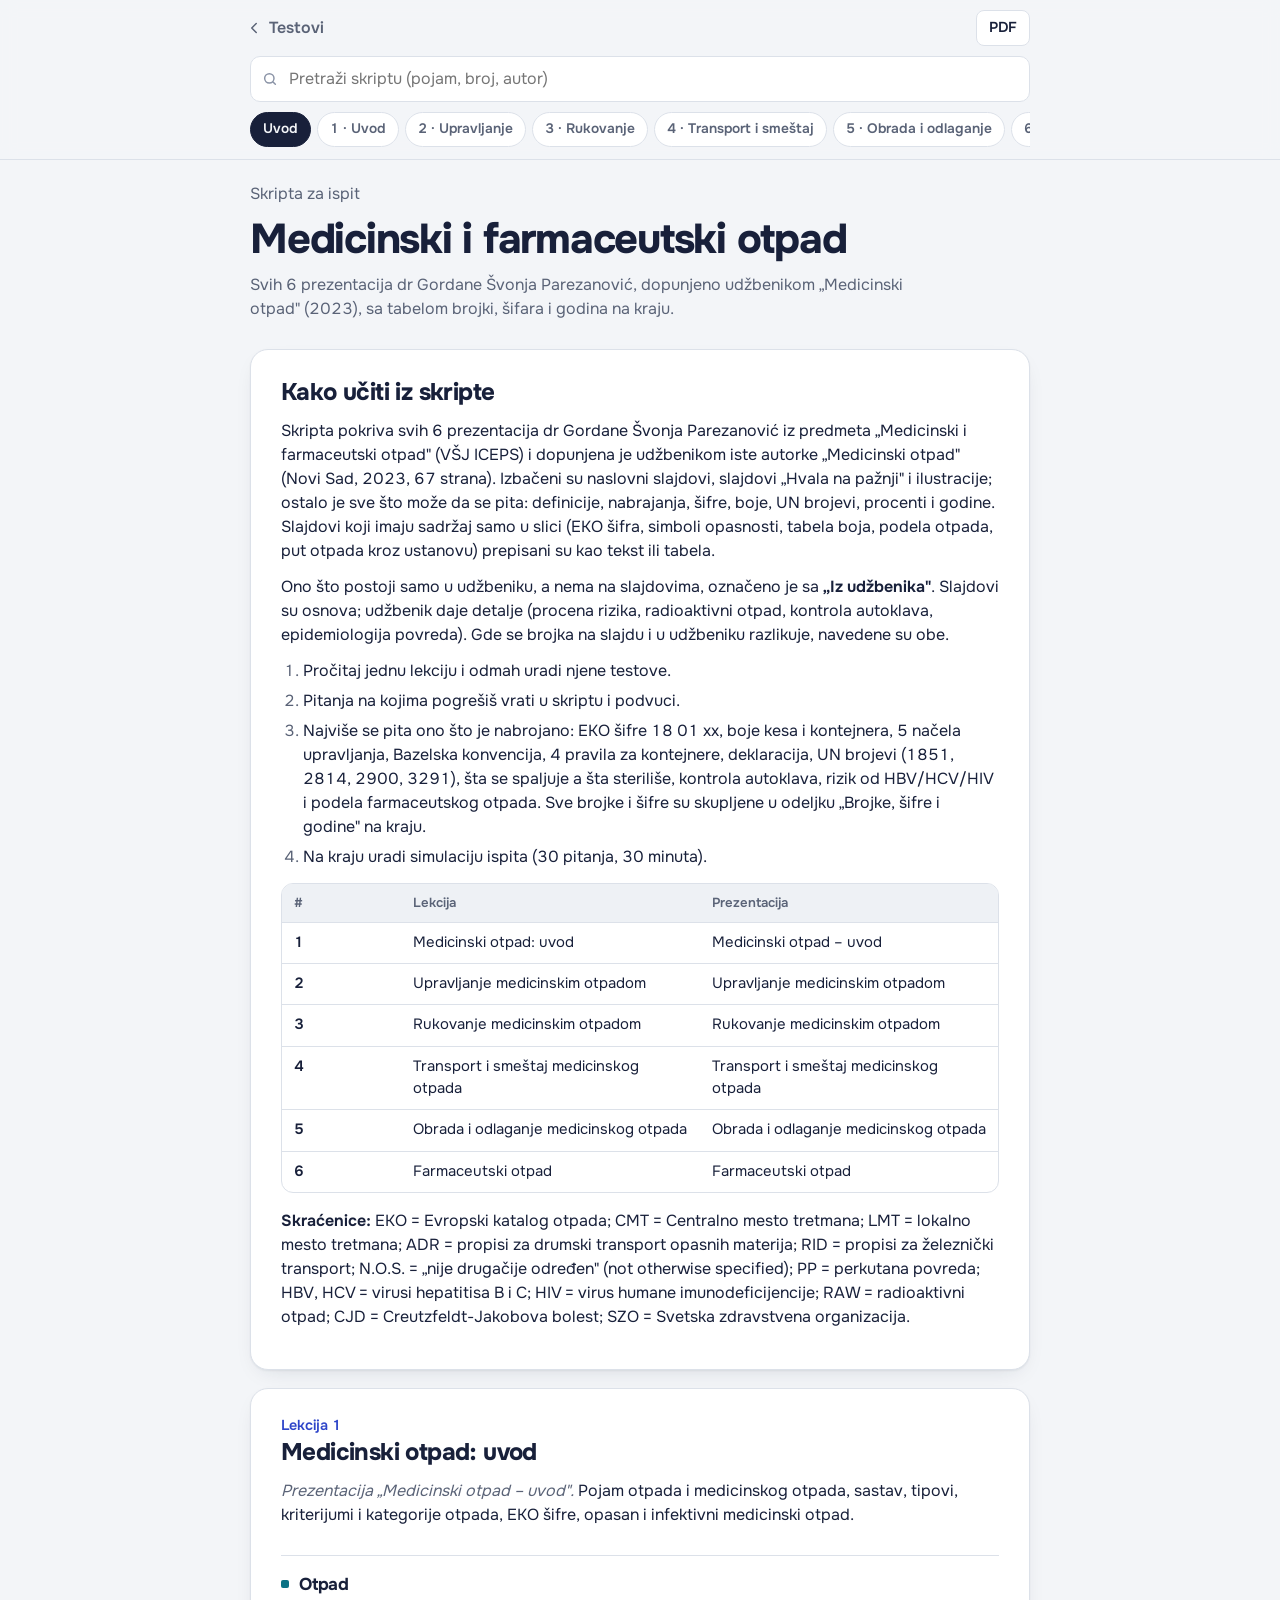
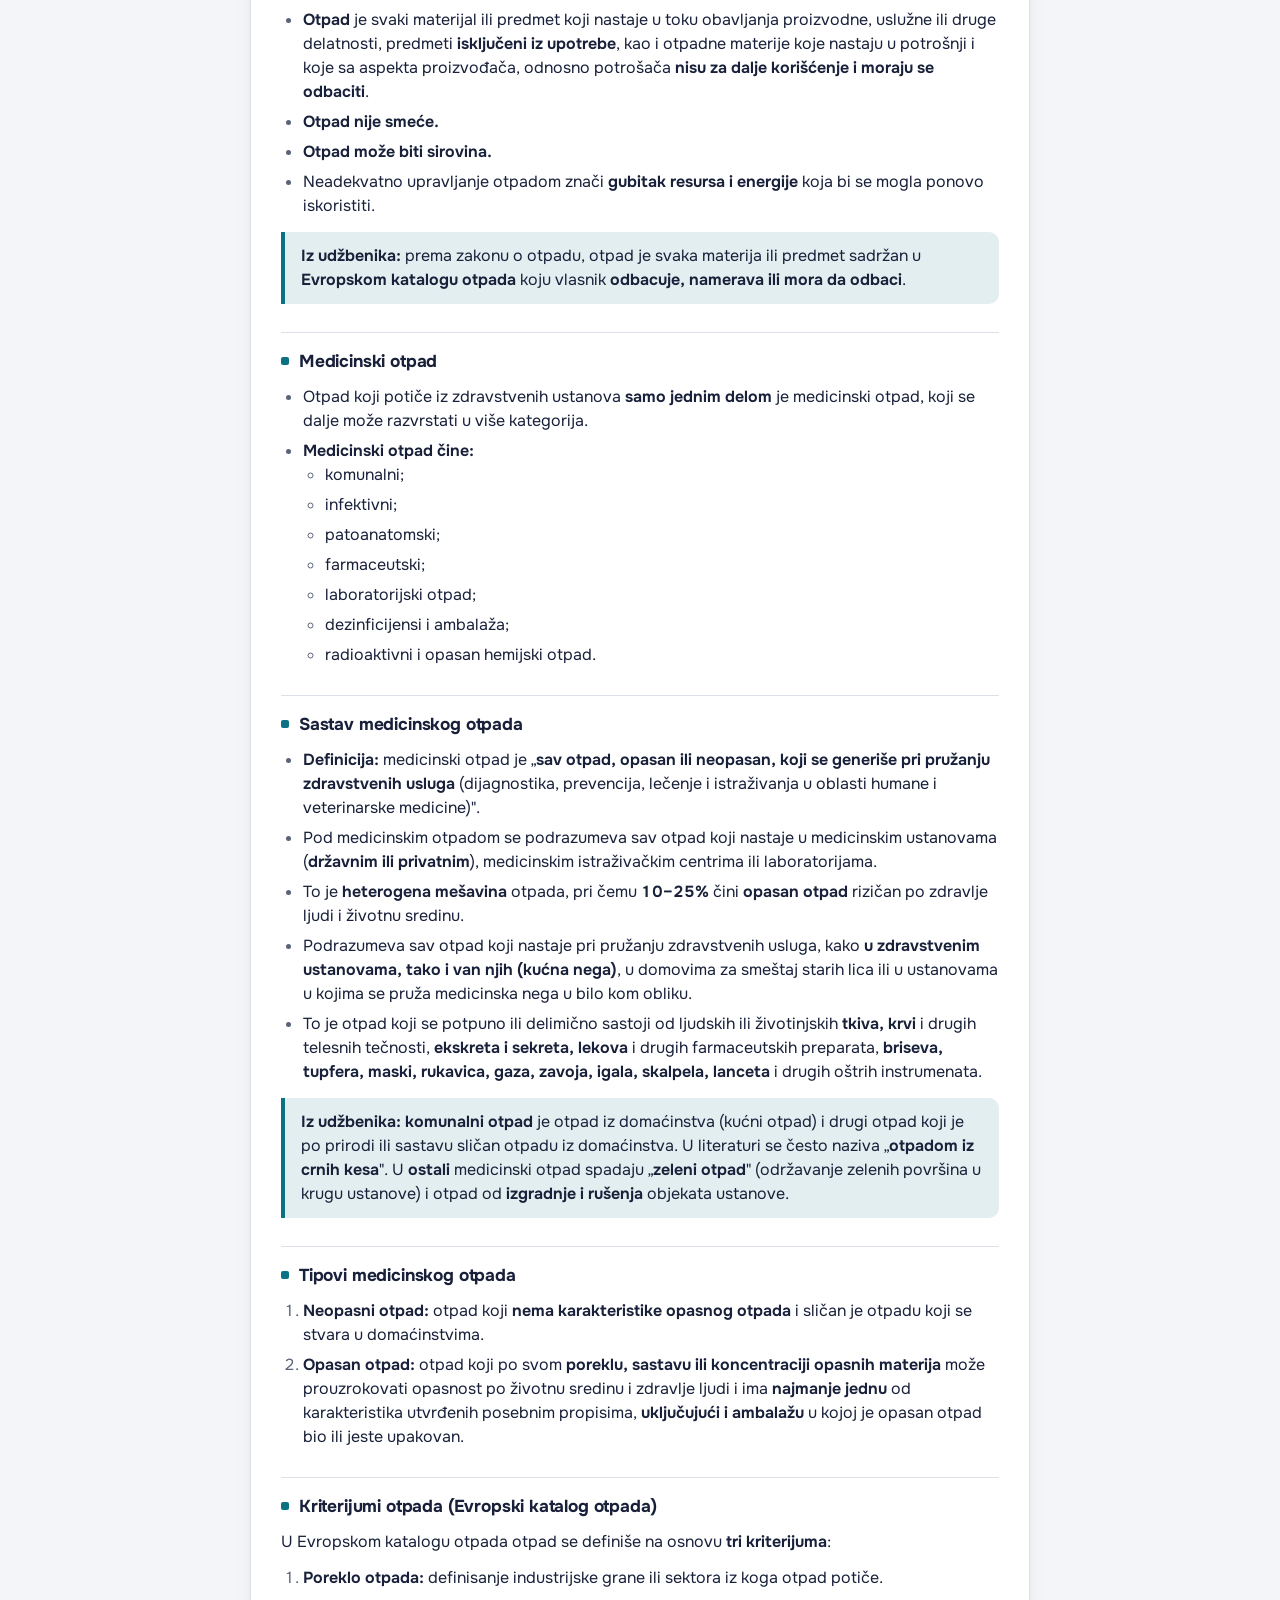
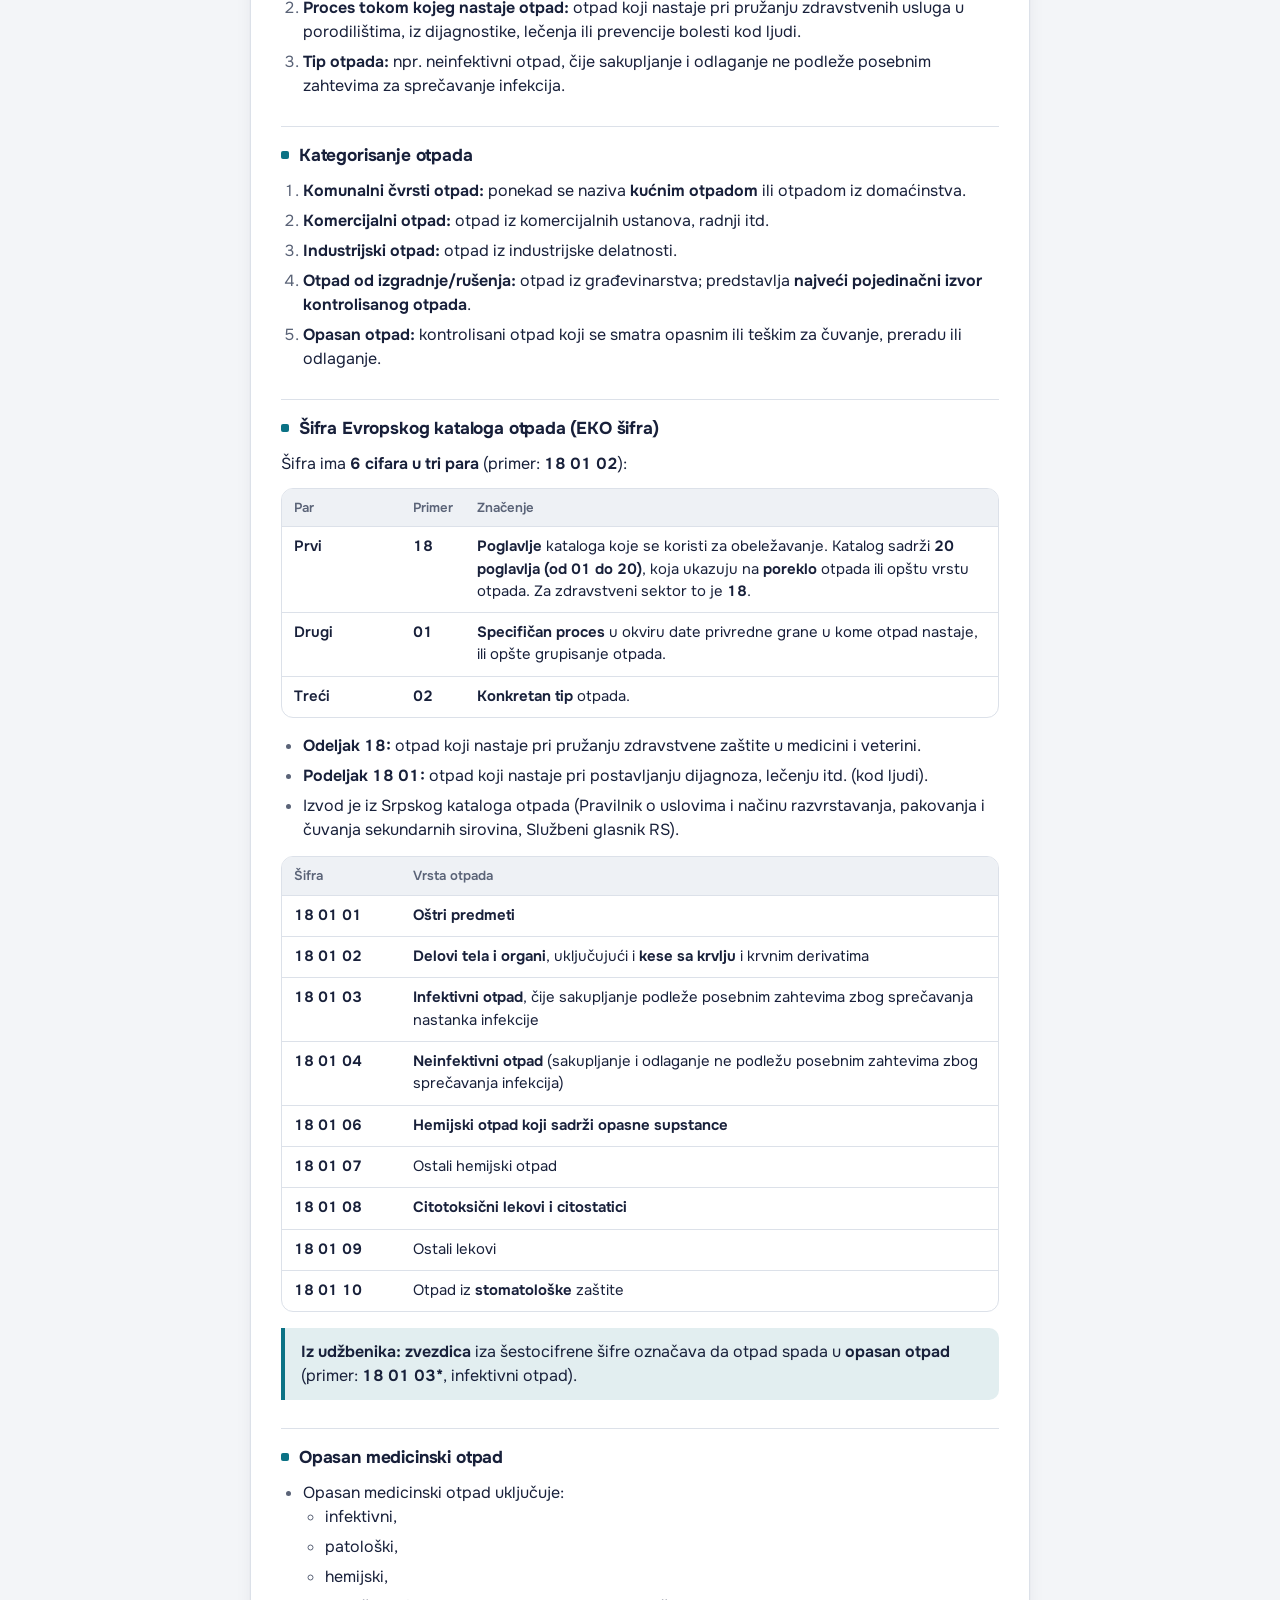
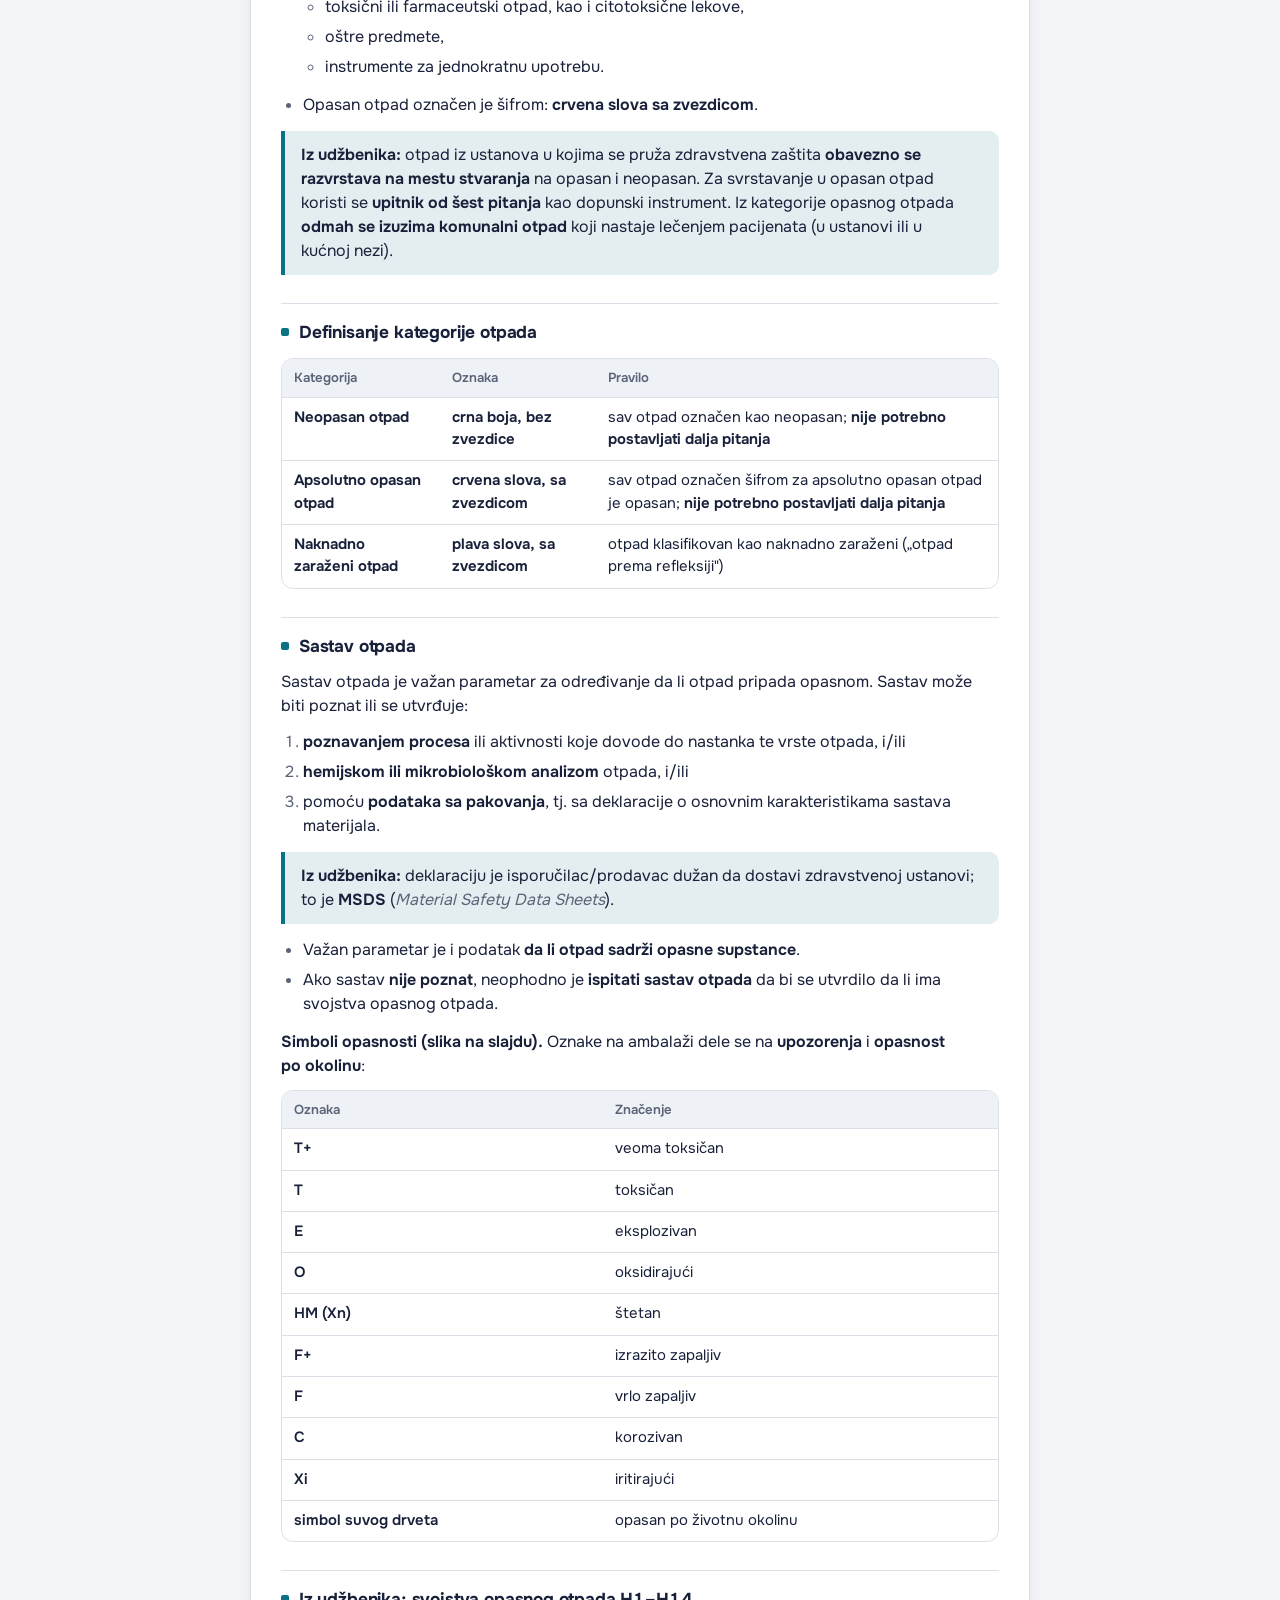
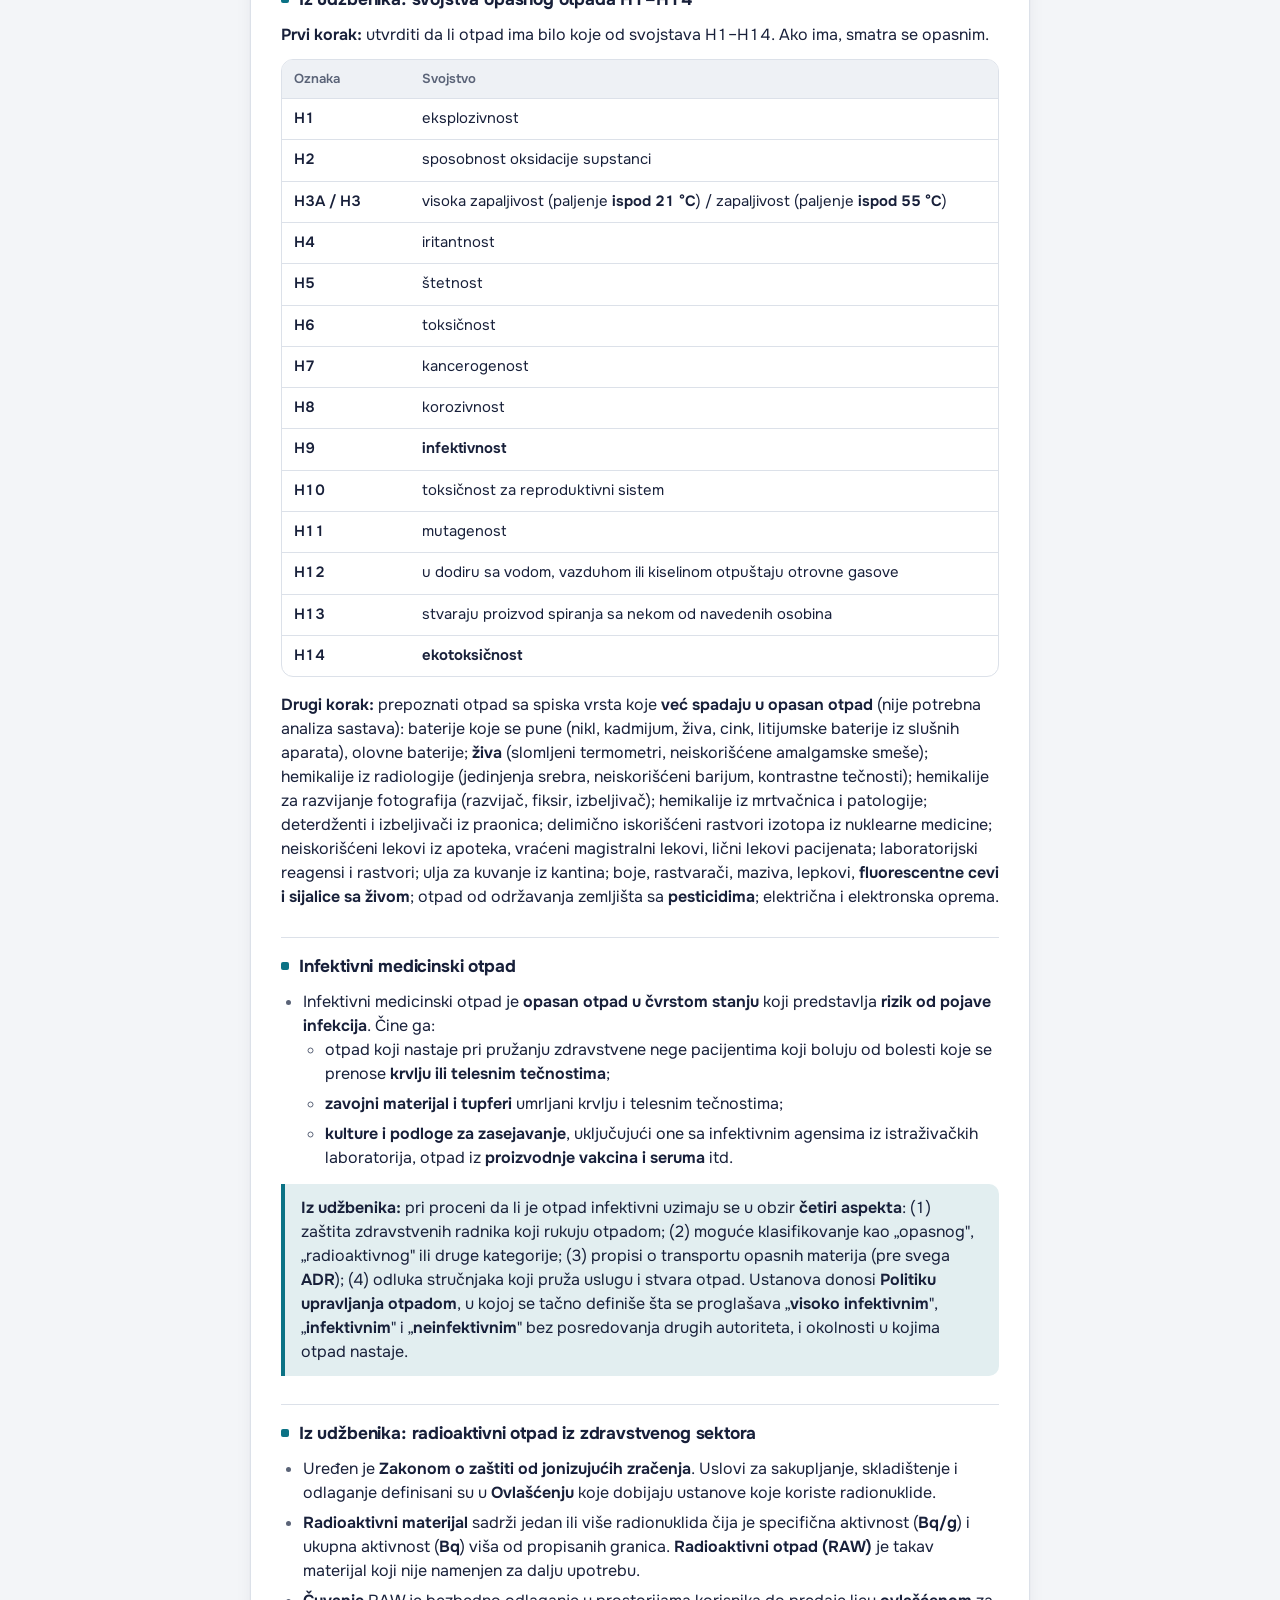
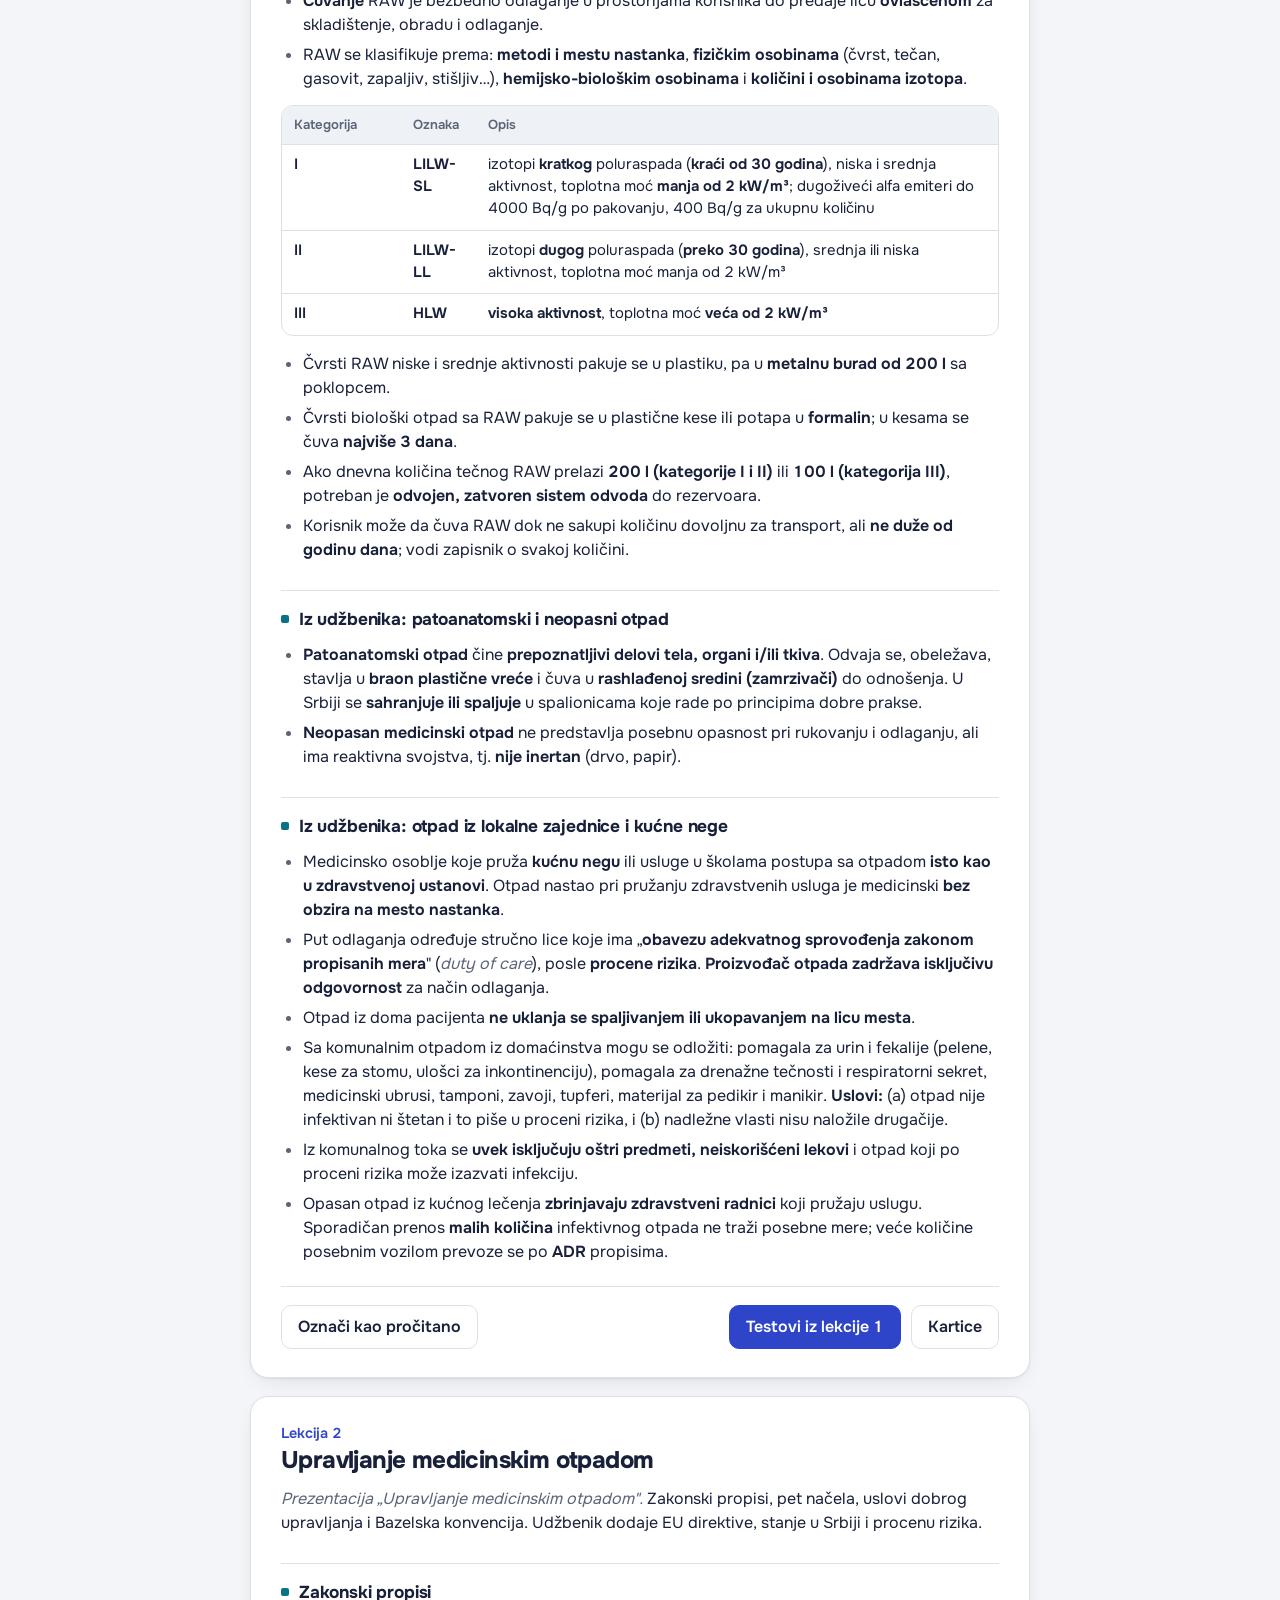
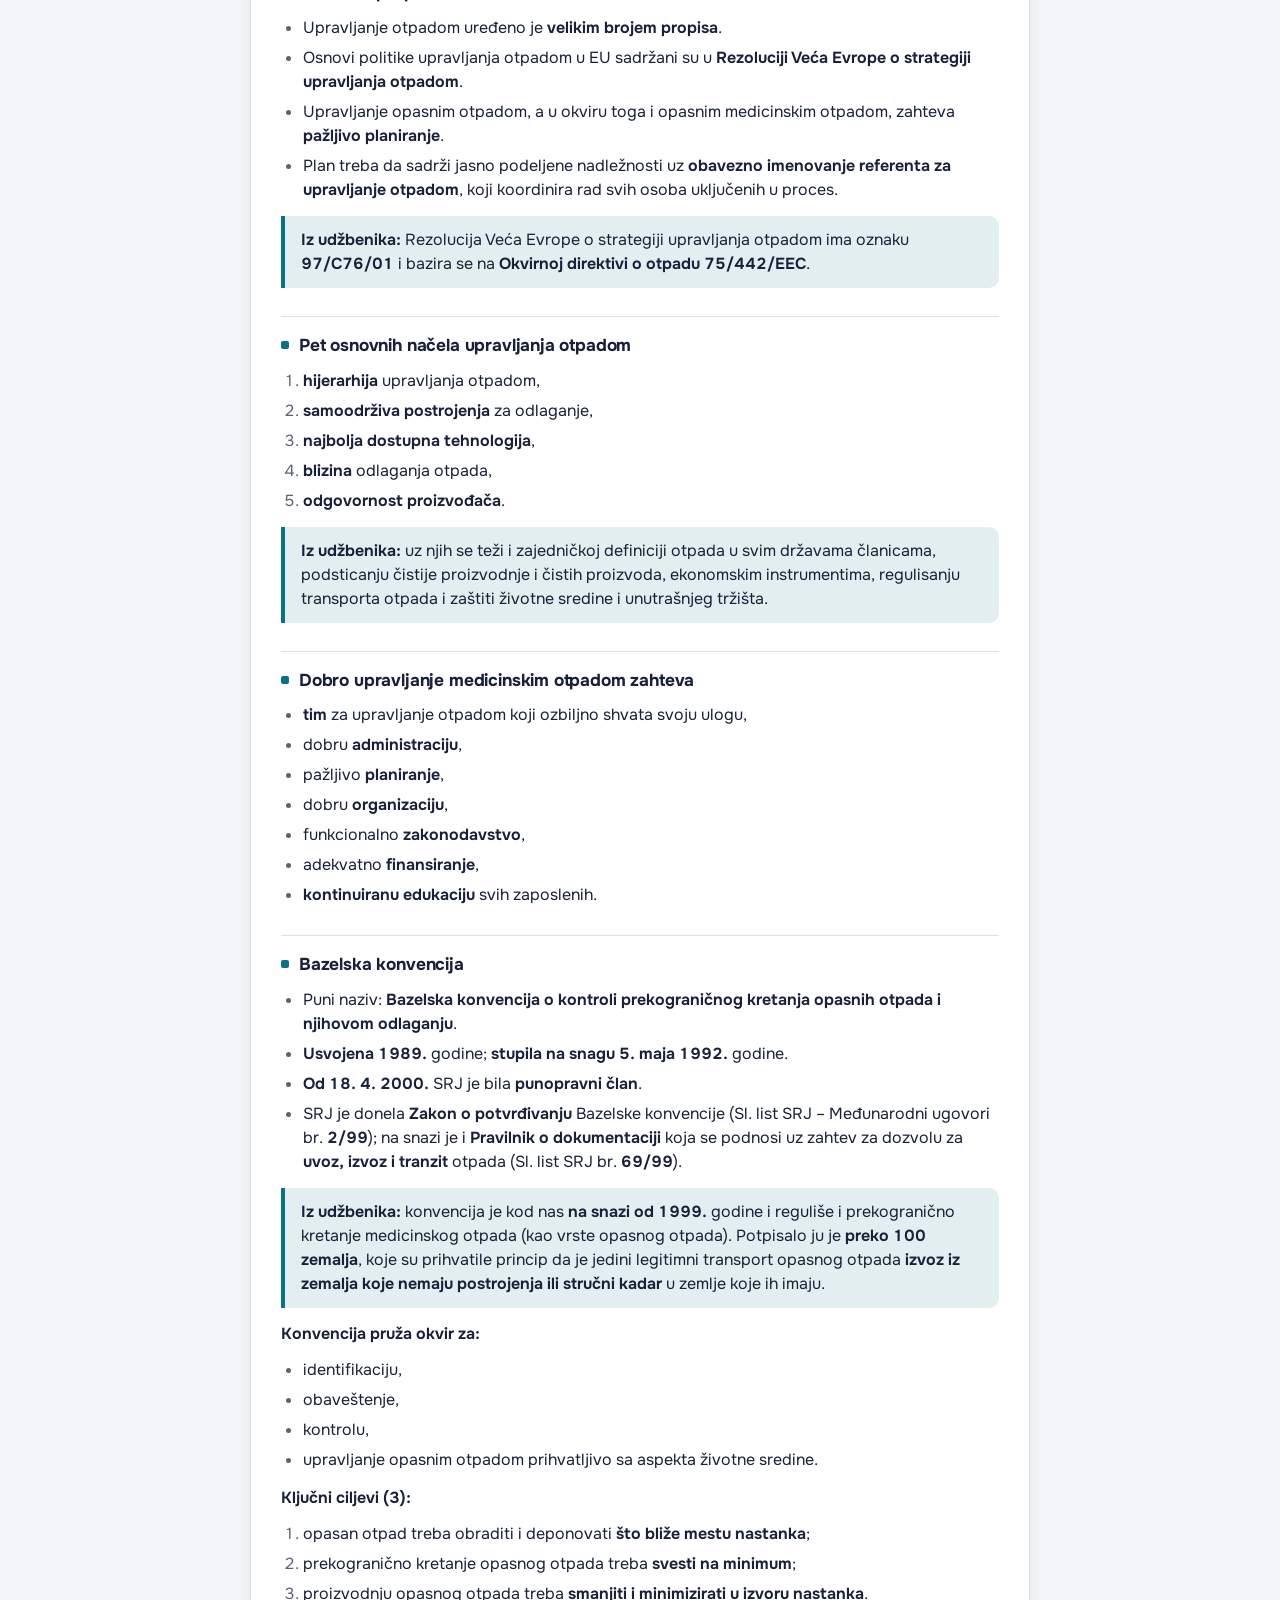
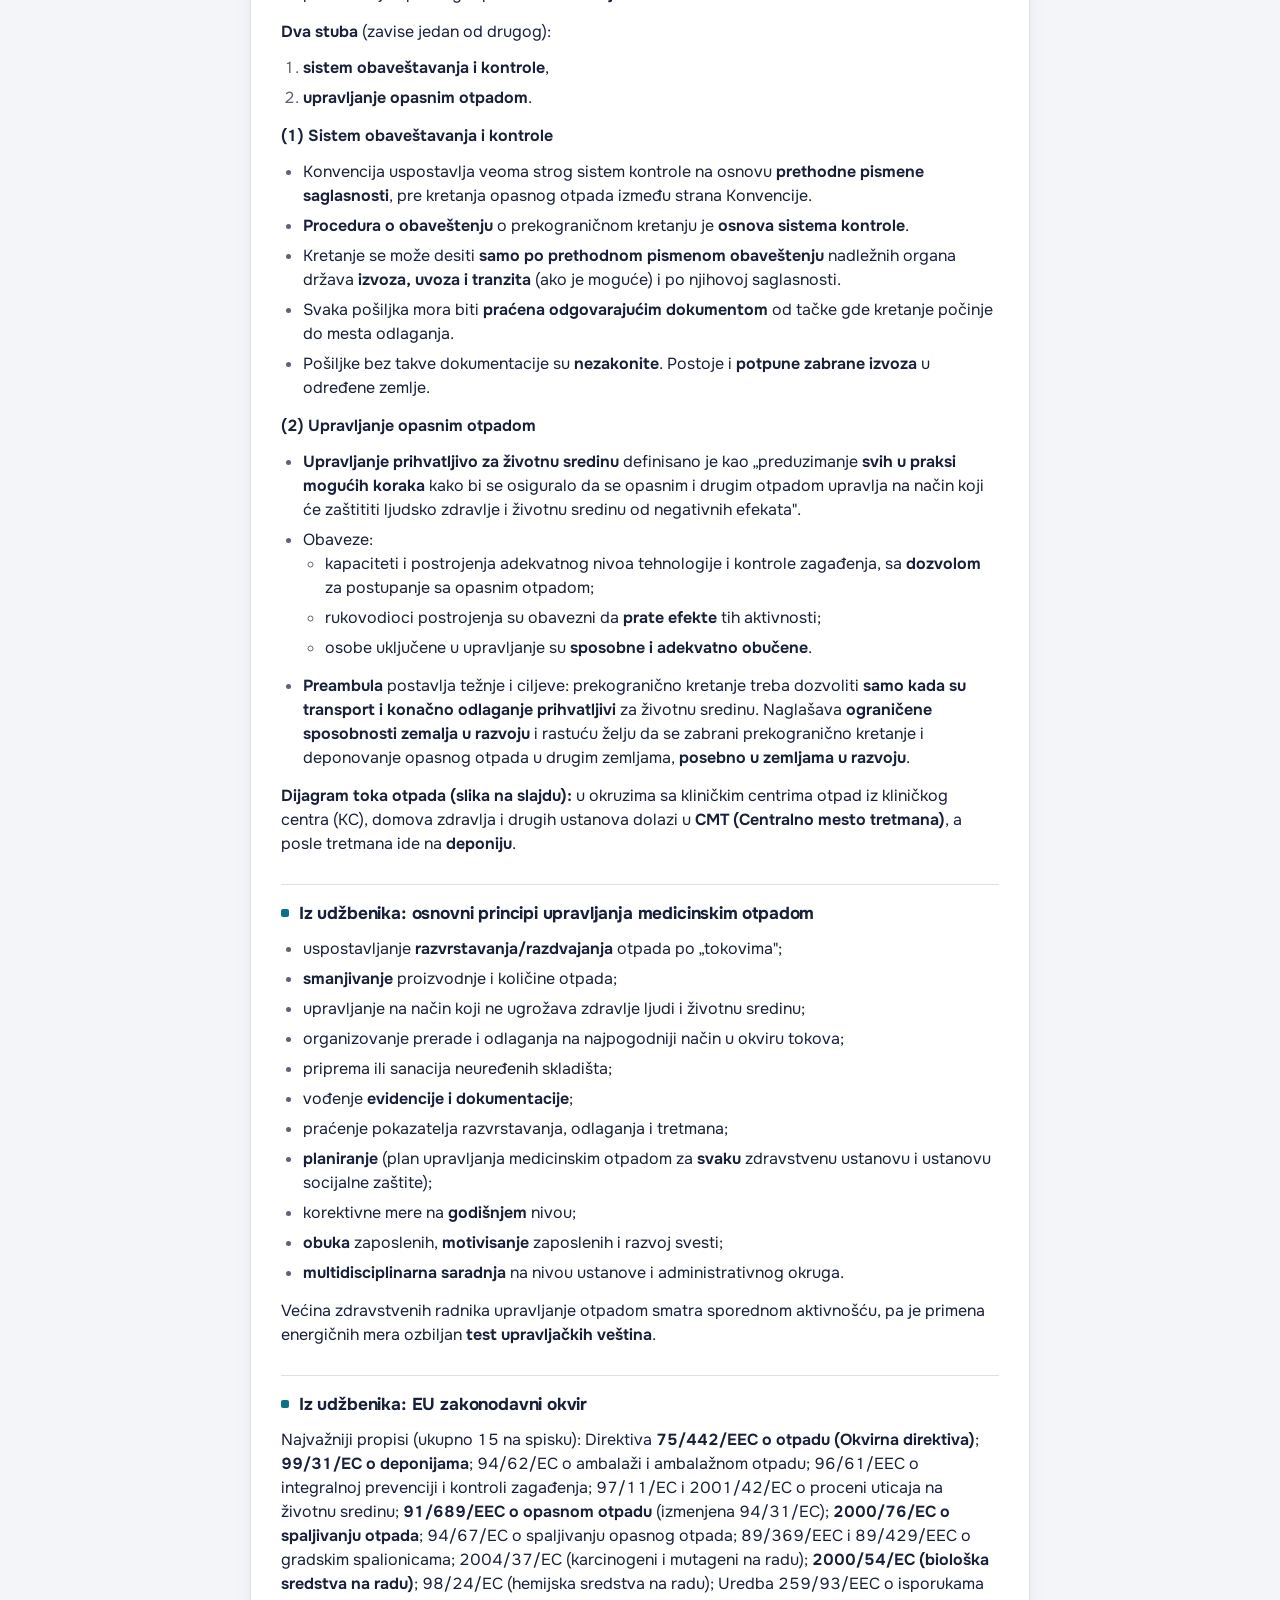
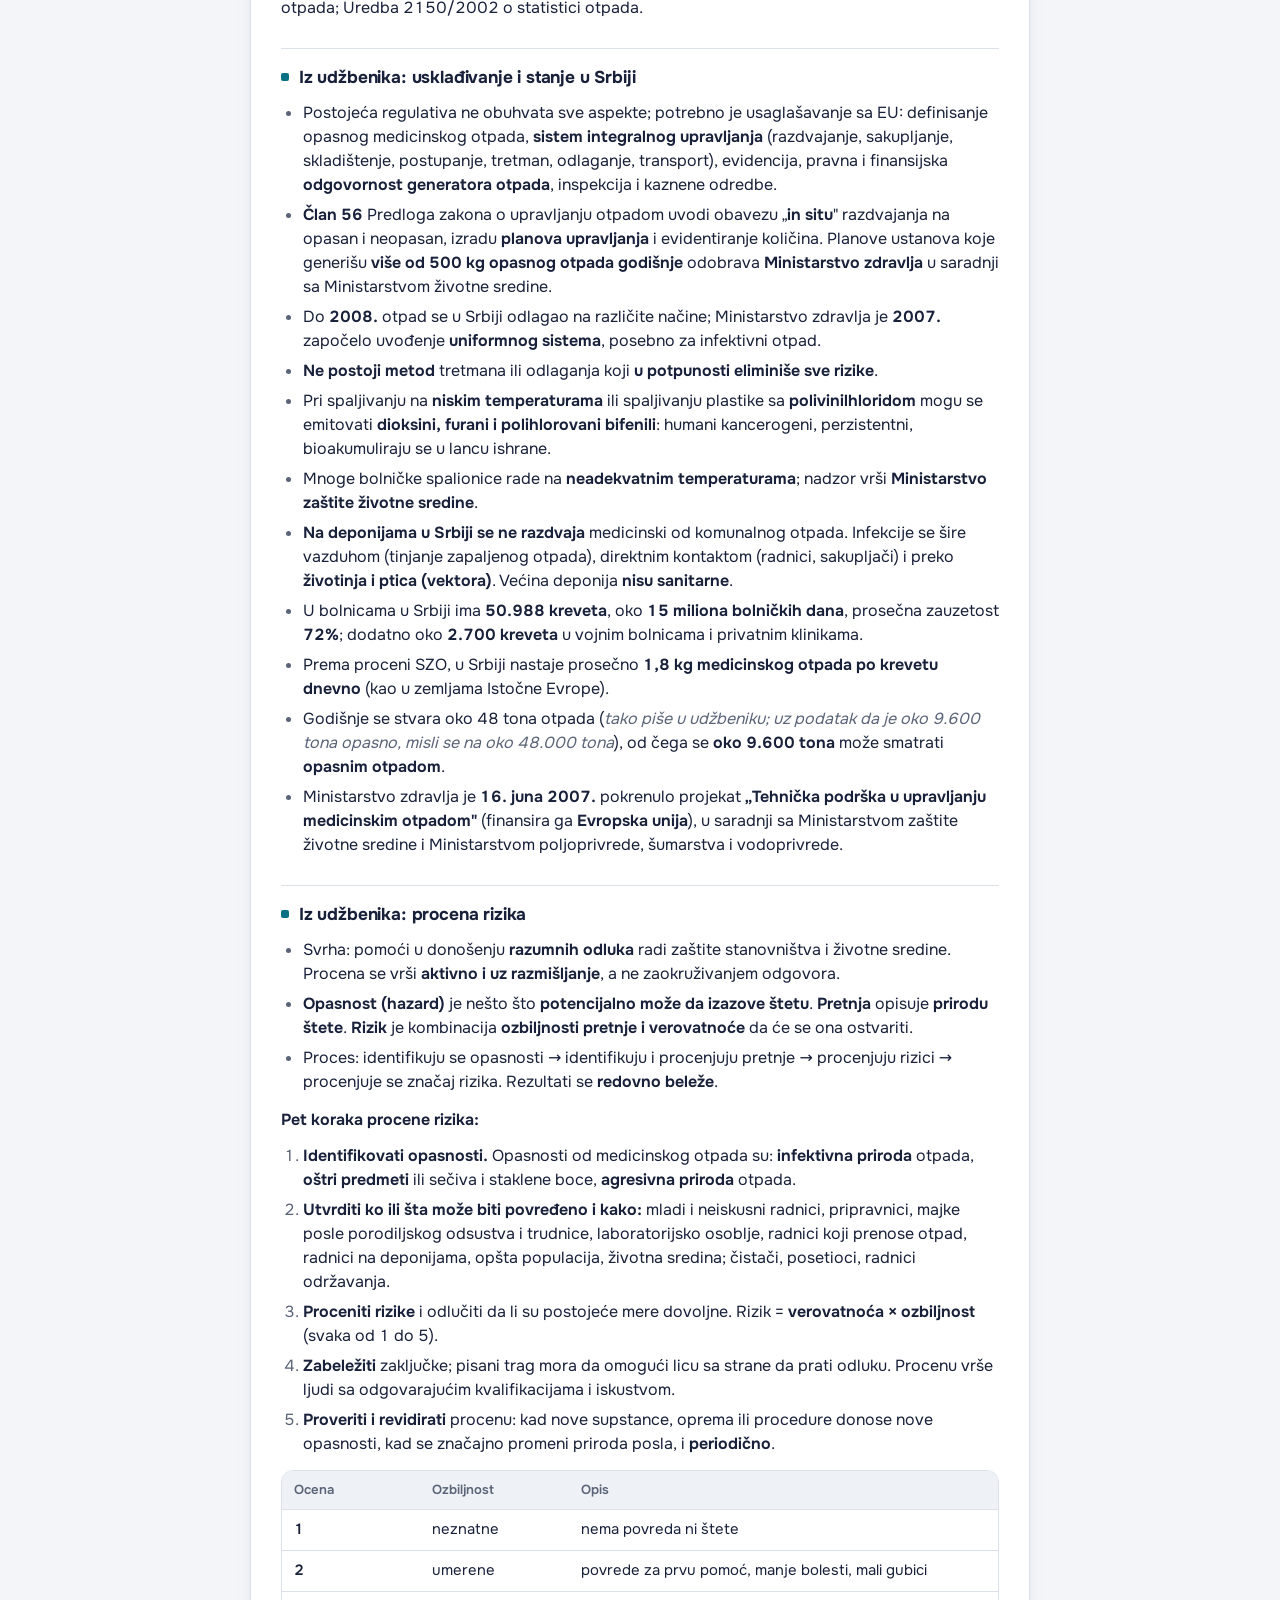
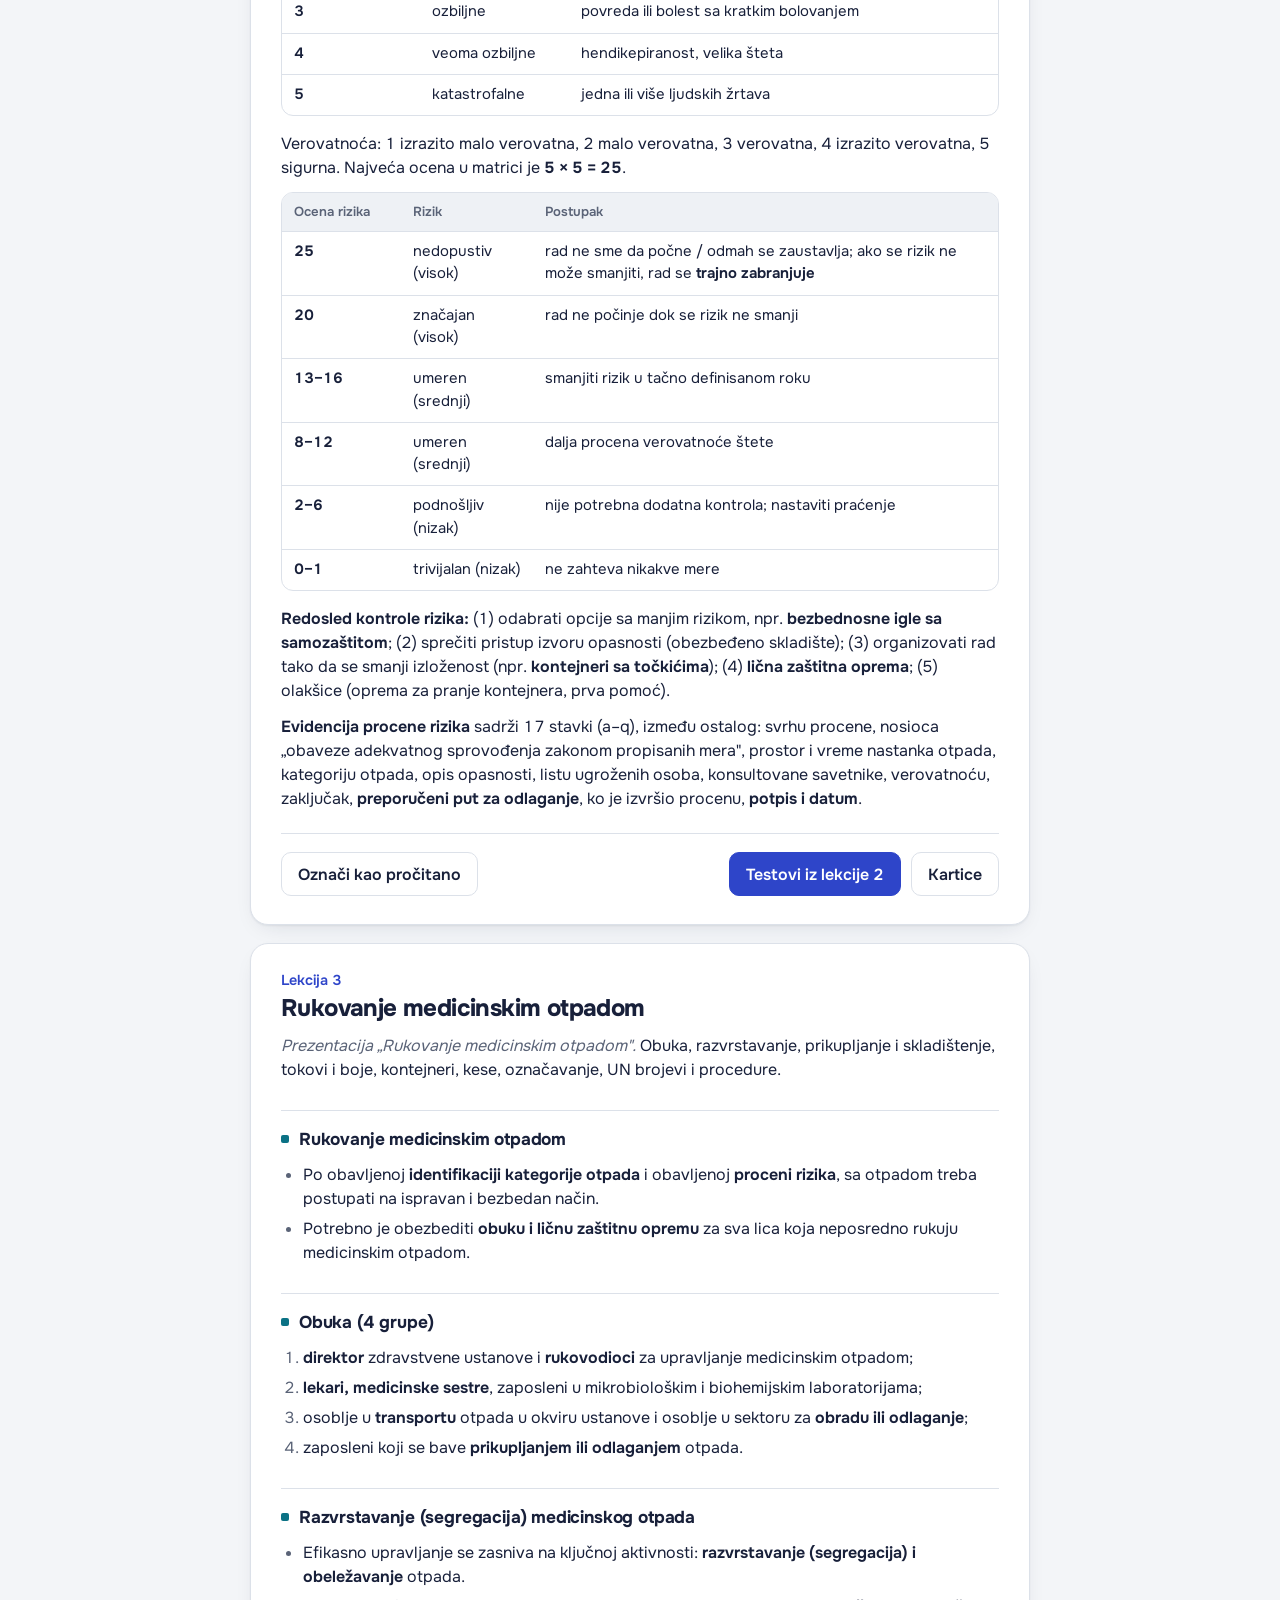
<file: medicinski-otpad/skripta.html>
<!DOCTYPE html>
<html lang="sr" data-s="mfo">
<head>
<meta charset="utf-8">
<meta name="viewport" content="width=device-width, initial-scale=1, viewport-fit=cover">
<title>Skripta · Medicinski i farmaceutski otpad</title>
<meta name="description" content="Skripta za ispit: Medicinski i farmaceutski otpad.">
<meta name="theme-color" content="#F3F5F8" media="(prefers-color-scheme: light)">
<meta name="theme-color" content="#0F1422" media="(prefers-color-scheme: dark)">
<link rel="manifest" href="../manifest.webmanifest">
<link rel="icon" href="../assets/icons/icon.svg" type="image/svg+xml">
<link rel="apple-touch-icon" href="../assets/icons/apple-touch-icon.png">
<meta name="apple-mobile-web-app-title" content="Moji ispiti">
<link rel="preload" href="../assets/fonts/onest-latin.woff2" as="font" type="font/woff2" crossorigin>
<link rel="preload" href="../assets/fonts/onest-latin-ext.woff2" as="font" type="font/woff2" crossorigin>
<link rel="stylesheet" href="../assets/ui.css?v=9f301023b1">
<script src="../assets/core.js?v=9f301023b1"></script>
</head>
<body>
<a class="skip" href="#sadrzaj">Preskoči na sadržaj</a>
<header class="reader-top noprint"><div class="in">
  <div class="row" style="justify-content:space-between;flex-wrap:nowrap"><a class="back" href="index.html"><svg viewBox="0 0 24 24" fill="none" stroke="currentColor" stroke-width="2" stroke-linecap="round" stroke-linejoin="round" aria-hidden="true"><path d="M15 18l-6-6 6-6"/></svg><span style="white-space:nowrap;overflow:hidden;text-overflow:ellipsis">Testovi</span></a>
    <span class="row" style="gap:6px;flex-wrap:nowrap"><span class="muted small" id="readcount"></span><a class="btn sm" href="skripta.pdf" target="_blank" rel="noopener">PDF</a></span></div>
  <div class="search" role="search"><div class="sbox"><svg viewBox="0 0 24 24" fill="none" stroke="currentColor" stroke-width="2.2" stroke-linecap="round" aria-hidden="true"><circle cx="11" cy="11" r="7"/><path d="M20 20l-3.5-3.5"/></svg>
    <input class="input" id="q" type="search" placeholder="Pretraži skriptu (pojam, broj, autor)" aria-label="Pretraži skriptu" autocomplete="off" enterkeyhint="search"></div>
    <div class="hits" id="hits" role="listbox" hidden></div></div>
  <nav class="toc" id="toc" aria-label="Lekcije"><a href="#uvod">Uvod</a><a href="#l1" data-li="0">1 · Uvod</a><a href="#l2" data-li="1">2 · Upravljanje</a><a href="#l3" data-li="2">3 · Rukovanje</a><a href="#l4" data-li="3">4 · Transport i smeštaj</a><a href="#l5" data-li="4">5 · Obrada i odlaganje</a><a href="#l6" data-li="5">6 · Farmaceutski otpad</a><a href="#brojke">Brojke i šifre</a></nav>
</div></header>
<main class="wrap narrow" id="sadrzaj" style="padding-top:22px">
<header class="reader-head"><p class="muted">Skripta za ispit</p><h1 class="h1">Medicinski i farmaceutski otpad</h1><p class="lead">Svih 6 prezentacija dr Gordane Švonja Parezanović, dopunjeno udžbenikom „Medicinski otpad&quot; (2023), sa tabelom brojki, šifara i godina na kraju.</p></header>
<div class="sections">
<section class="prose first" aria-labelledby="uvod"><h2 id="uvod">Kako učiti iz skripte</h2>
<p>Skripta pokriva svih 6 prezentacija dr Gordane Švonja Parezanović iz predmeta „Medicinski i farmaceutski otpad" (VŠJ ICEPS) i dopunjena je udžbenikom iste autorke „Medicinski otpad" (Novi Sad, 2023, 67 strana). Izbačeni su naslovni slajdovi, slajdovi „Hvala na pažnji" i ilustracije; ostalo je sve što može da se pita: definicije, nabrajanja, šifre, boje, UN brojevi, procenti i godine. Slajdovi koji imaju sadržaj samo u slici (EKO šifra, simboli opasnosti, tabela boja, podela otpada, put otpada kroz ustanovu) prepisani su kao tekst ili tabela.</p>
<p>Ono što postoji samo u udžbeniku, a nema na slajdovima, označeno je sa <strong>„Iz udžbenika"</strong>. Slajdovi su osnova; udžbenik daje detalje (procena rizika, radioaktivni otpad, kontrola autoklava, epidemiologija povreda). Gde se brojka na slajdu i u udžbeniku razlikuje, navedene su obe.</p>
<ol>
<li>Pročitaj jednu lekciju i odmah uradi njene testove.</li>
<li>Pitanja na kojima pogrešiš vrati u skriptu i podvuci.</li>
<li>Najviše se pita ono što je nabrojano: EKO šifre 18 01 xx, boje kesa i kontejnera, 5 načela upravljanja, Bazelska konvencija, 4 pravila za kontejnere, deklaracija, UN brojevi (1851, 2814, 2900, 3291), šta se spaljuje a šta steriliše, kontrola autoklava, rizik od HBV/HCV/HIV i podela farmaceutskog otpada. Sve brojke i šifre su skupljene u odeljku „Brojke, šifre i godine" na kraju.</li>
<li>Na kraju uradi simulaciju ispita (30 pitanja, 30 minuta).</li>
</ol>
<div class="tw" tabindex="0" role="region" aria-label="Tabela 1"><table>
<thead>
<tr>
<th>#</th>
<th>Lekcija</th>
<th>Prezentacija</th>
</tr>
</thead>
<tbody>
<tr>
<td>1</td>
<td>Medicinski otpad: uvod</td>
<td>Medicinski otpad – uvod</td>
</tr>
<tr>
<td>2</td>
<td>Upravljanje medicinskim otpadom</td>
<td>Upravljanje medicinskim otpadom</td>
</tr>
<tr>
<td>3</td>
<td>Rukovanje medicinskim otpadom</td>
<td>Rukovanje medicinskim otpadom</td>
</tr>
<tr>
<td>4</td>
<td>Transport i smeštaj medicinskog otpada</td>
<td>Transport i smeštaj medicinskog otpada</td>
</tr>
<tr>
<td>5</td>
<td>Obrada i odlaganje medicinskog otpada</td>
<td>Obrada i odlaganje medicinskog otpada</td>
</tr>
<tr>
<td>6</td>
<td>Farmaceutski otpad</td>
<td>Farmaceutski otpad</td>
</tr>
</tbody>
</table></div>
<p><strong>Skraćenice:</strong> EKO = Evropski katalog otpada; CMT = Centralno mesto tretmana; LMT = lokalno mesto tretmana; ADR = propisi za drumski transport opasnih materija; RID = propisi za železnički transport; N.O.S. = „nije drugačije određen" (not otherwise specified); PP = perkutana povreda; HBV, HCV = virusi hepatitisa B i C; HIV = virus humane imunodeficijencije; RAW = radioaktivni otpad; CJD = Creutzfeldt-Jakobova bolest; SZO = Svetska zdravstvena organizacija.</p>
</section>
<section class="prose" data-li="0" aria-labelledby="l1"><h2 id="l1"><span class="ln">Lekcija 1</span>Medicinski otpad: uvod</h2>
<p><em>Prezentacija „Medicinski otpad – uvod".</em> Pojam otpada i medicinskog otpada, sastav, tipovi, kriterijumi i kategorije otpada, EKO šifre, opasan i infektivni medicinski otpad.</p>
<h3 id="l1-1">Otpad</h3>
<ul>
<li><strong>Otpad</strong> je svaki materijal ili predmet koji nastaje u toku obavljanja proizvodne, uslužne ili druge delatnosti, predmeti <strong>isključeni iz upotrebe</strong>, kao i otpadne materije koje nastaju u potrošnji i koje sa aspekta proizvođača, odnosno potrošača <strong>nisu za dalje korišćenje i moraju se odbaciti</strong>.</li>
<li><strong>Otpad nije smeće.</strong></li>
<li><strong>Otpad može biti sirovina.</strong></li>
<li>Neadekvatno upravljanje otpadom znači <strong>gubitak resursa i energije</strong> koja bi se mogla ponovo iskoristiti.</li>
</ul>
<blockquote>
<p><strong>Iz udžbenika:</strong> prema zakonu o otpadu, otpad je svaka materija ili predmet sadržan u <strong>Evropskom katalogu otpada</strong> koju vlasnik <strong>odbacuje, namerava ili mora da odbaci</strong>.</p>
</blockquote>
<h3 id="l1-2">Medicinski otpad</h3>
<ul>
<li>Otpad koji potiče iz zdravstvenih ustanova <strong>samo jednim delom</strong> je medicinski otpad, koji se dalje može razvrstati u više kategorija.</li>
<li><strong>Medicinski otpad čine:</strong><ul>
<li>komunalni;</li>
<li>infektivni;</li>
<li>patoanatomski;</li>
<li>farmaceutski;</li>
<li>laboratorijski otpad;</li>
<li>dezinficijensi i ambalaža;</li>
<li>radioaktivni i opasan hemijski otpad.</li>
</ul>
</li>
</ul>
<h3 id="l1-3">Sastav medicinskog otpada</h3>
<ul>
<li><strong>Definicija:</strong> medicinski otpad je „<strong>sav otpad, opasan ili neopasan, koji se generiše pri pružanju zdravstvenih usluga</strong> (dijagnostika, prevencija, lečenje i istraživanja u oblasti humane i veterinarske medicine)".</li>
<li>Pod medicinskim otpadom se podrazumeva sav otpad koji nastaje u medicinskim ustanovama (<strong>državnim ili privatnim</strong>), medicinskim istraživačkim centrima ili laboratorijama.</li>
<li>To je <strong>heterogena mešavina</strong> otpada, pri čemu <strong>10–25%</strong> čini <strong>opasan otpad</strong> rizičan po zdravlje ljudi i životnu sredinu.</li>
<li>Podrazumeva sav otpad koji nastaje pri pružanju zdravstvenih usluga, kako <strong>u zdravstvenim ustanovama, tako i van njih (kućna nega)</strong>, u domovima za smeštaj starih lica ili u ustanovama u kojima se pruža medicinska nega u bilo kom obliku.</li>
<li>To je otpad koji se potpuno ili delimično sastoji od ljudskih ili životinjskih <strong>tkiva, krvi</strong> i drugih telesnih tečnosti, <strong>ekskreta i sekreta, lekova</strong> i drugih farmaceutskih preparata, <strong>briseva, tupfera, maski, rukavica, gaza, zavoja, igala, skalpela, lanceta</strong> i drugih oštrih instrumenata.</li>
</ul>
<blockquote>
<p><strong>Iz udžbenika:</strong> <strong>komunalni otpad</strong> je otpad iz domaćinstva (kućni otpad) i drugi otpad koji je po prirodi ili sastavu sličan otpadu iz domaćinstva. U literaturi se često naziva „<strong>otpadom iz crnih kesa</strong>". U <strong>ostali</strong> medicinski otpad spadaju „<strong>zeleni otpad</strong>" (održavanje zelenih površina u krugu ustanove) i otpad od <strong>izgradnje i rušenja</strong> objekata ustanove.</p>
</blockquote>
<h3 id="l1-4">Tipovi medicinskog otpada</h3>
<ol>
<li><strong>Neopasni otpad:</strong> otpad koji <strong>nema karakteristike opasnog otpada</strong> i sličan je otpadu koji se stvara u domaćinstvima.</li>
<li><strong>Opasan otpad:</strong> otpad koji po svom <strong>poreklu, sastavu ili koncentraciji opasnih materija</strong> može prouzrokovati opasnost po životnu sredinu i zdravlje ljudi i ima <strong>najmanje jednu</strong> od karakteristika utvrđenih posebnim propisima, <strong>uključujući i ambalažu</strong> u kojoj je opasan otpad bio ili jeste upakovan.</li>
</ol>
<h3 id="l1-5">Kriterijumi otpada (Evropski katalog otpada)</h3>
<p>U Evropskom katalogu otpada otpad se definiše na osnovu <strong>tri kriterijuma</strong>:</p>
<ol>
<li><strong>Poreklo otpada:</strong> definisanje industrijske grane ili sektora iz koga otpad potiče.</li>
<li><strong>Proces tokom kojeg nastaje otpad:</strong> otpad koji nastaje pri pružanju zdravstvenih usluga u porodilištima, iz dijagnostike, lečenja ili prevencije bolesti kod ljudi.</li>
<li><strong>Tip otpada:</strong> npr. neinfektivni otpad, čije sakupljanje i odlaganje ne podleže posebnim zahtevima za sprečavanje infekcija.</li>
</ol>
<h3 id="l1-6">Kategorisanje otpada</h3>
<ol>
<li><strong>Komunalni čvrsti otpad:</strong> ponekad se naziva <strong>kućnim otpadom</strong> ili otpadom iz domaćinstva.</li>
<li><strong>Komercijalni otpad:</strong> otpad iz komercijalnih ustanova, radnji itd.</li>
<li><strong>Industrijski otpad:</strong> otpad iz industrijske delatnosti.</li>
<li><strong>Otpad od izgradnje/rušenja:</strong> otpad iz građevinarstva; predstavlja <strong>najveći pojedinačni izvor kontrolisanog otpada</strong>.</li>
<li><strong>Opasan otpad:</strong> kontrolisani otpad koji se smatra opasnim ili teškim za čuvanje, preradu ili odlaganje.</li>
</ol>
<h3 id="l1-7">Šifra Evropskog kataloga otpada (EKO šifra)</h3>
<p>Šifra ima <strong>6 cifara u tri para</strong> (primer: <strong>18 01 02</strong>):</p>
<div class="tw" tabindex="0" role="region" aria-label="Tabela 2"><table>
<thead>
<tr>
<th>Par</th>
<th>Primer</th>
<th>Značenje</th>
</tr>
</thead>
<tbody>
<tr>
<td>Prvi</td>
<td><strong>18</strong></td>
<td><strong>Poglavlje</strong> kataloga koje se koristi za obeležavanje. Katalog sadrži <strong>20 poglavlja (od 01 do 20)</strong>, koja ukazuju na <strong>poreklo</strong> otpada ili opštu vrstu otpada. Za zdravstveni sektor to je <strong>18</strong>.</td>
</tr>
<tr>
<td>Drugi</td>
<td><strong>01</strong></td>
<td><strong>Specifičan proces</strong> u okviru date privredne grane u kome otpad nastaje, ili opšte grupisanje otpada.</td>
</tr>
<tr>
<td>Treći</td>
<td><strong>02</strong></td>
<td><strong>Konkretan tip</strong> otpada.</td>
</tr>
</tbody>
</table></div>
<ul>
<li><strong>Odeljak 18:</strong> otpad koji nastaje pri pružanju zdravstvene zaštite u medicini i veterini.</li>
<li><strong>Podeljak 18 01:</strong> otpad koji nastaje pri postavljanju dijagnoza, lečenju itd. (kod ljudi).</li>
<li>Izvod je iz Srpskog kataloga otpada (Pravilnik o uslovima i načinu razvrstavanja, pakovanja i čuvanja sekundarnih sirovina, Službeni glasnik RS).</li>
</ul>
<div class="tw" tabindex="0" role="region" aria-label="Tabela 3"><table>
<thead>
<tr>
<th>Šifra</th>
<th>Vrsta otpada</th>
</tr>
</thead>
<tbody>
<tr>
<td><strong>18 01 01</strong></td>
<td><strong>Oštri predmeti</strong></td>
</tr>
<tr>
<td><strong>18 01 02</strong></td>
<td><strong>Delovi tela i organi</strong>, uključujući i <strong>kese sa krvlju</strong> i krvnim derivatima</td>
</tr>
<tr>
<td><strong>18 01 03</strong></td>
<td><strong>Infektivni otpad</strong>, čije sakupljanje podleže posebnim zahtevima zbog sprečavanja nastanka infekcije</td>
</tr>
<tr>
<td><strong>18 01 04</strong></td>
<td><strong>Neinfektivni otpad</strong> (sakupljanje i odlaganje ne podležu posebnim zahtevima zbog sprečavanja infekcija)</td>
</tr>
<tr>
<td><strong>18 01 06</strong></td>
<td><strong>Hemijski otpad koji sadrži opasne supstance</strong></td>
</tr>
<tr>
<td><strong>18 01 07</strong></td>
<td>Ostali hemijski otpad</td>
</tr>
<tr>
<td><strong>18 01 08</strong></td>
<td><strong>Citotoksični lekovi i citostatici</strong></td>
</tr>
<tr>
<td><strong>18 01 09</strong></td>
<td>Ostali lekovi</td>
</tr>
<tr>
<td><strong>18 01 10</strong></td>
<td>Otpad iz <strong>stomatološke</strong> zaštite</td>
</tr>
</tbody>
</table></div>
<blockquote>
<p><strong>Iz udžbenika:</strong> <strong>zvezdica</strong> iza šestocifrene šifre označava da otpad spada u <strong>opasan otpad</strong> (primer: <strong>18 01 03*</strong>, infektivni otpad).</p>
</blockquote>
<h3 id="l1-8">Opasan medicinski otpad</h3>
<ul>
<li>Opasan medicinski otpad uključuje:<ul>
<li>infektivni,</li>
<li>patološki,</li>
<li>hemijski,</li>
<li>toksični ili farmaceutski otpad, kao i citotoksične lekove,</li>
<li>oštre predmete,</li>
<li>instrumente za jednokratnu upotrebu.</li>
</ul>
</li>
<li>Opasan otpad označen je šifrom: <strong>crvena slova sa zvezdicom</strong>.</li>
</ul>
<blockquote>
<p><strong>Iz udžbenika:</strong> otpad iz ustanova u kojima se pruža zdravstvena zaštita <strong>obavezno se razvrstava na mestu stvaranja</strong> na opasan i neopasan. Za svrstavanje u opasan otpad koristi se <strong>upitnik od šest pitanja</strong> kao dopunski instrument. Iz kategorije opasnog otpada <strong>odmah se izuzima komunalni otpad</strong> koji nastaje lečenjem pacijenata (u ustanovi ili u kućnoj nezi).</p>
</blockquote>
<h3 id="l1-9">Definisanje kategorije otpada</h3>
<div class="tw" tabindex="0" role="region" aria-label="Tabela 4"><table>
<thead>
<tr>
<th>Kategorija</th>
<th>Oznaka</th>
<th>Pravilo</th>
</tr>
</thead>
<tbody>
<tr>
<td><strong>Neopasan otpad</strong></td>
<td><strong>crna boja, bez zvezdice</strong></td>
<td>sav otpad označen kao neopasan; <strong>nije potrebno postavljati dalja pitanja</strong></td>
</tr>
<tr>
<td><strong>Apsolutno opasan otpad</strong></td>
<td><strong>crvena slova, sa zvezdicom</strong></td>
<td>sav otpad označen šifrom za apsolutno opasan otpad je opasan; <strong>nije potrebno postavljati dalja pitanja</strong></td>
</tr>
<tr>
<td><strong>Naknadno zaraženi otpad</strong></td>
<td><strong>plava slova, sa zvezdicom</strong></td>
<td>otpad klasifikovan kao naknadno zaraženi („otpad prema refleksiji")</td>
</tr>
</tbody>
</table></div>
<h3 id="l1-10">Sastav otpada</h3>
<p>Sastav otpada je važan parametar za određivanje da li otpad pripada opasnom. Sastav može biti poznat ili se utvrđuje:</p>
<ol>
<li><strong>poznavanjem procesa</strong> ili aktivnosti koje dovode do nastanka te vrste otpada, i/ili</li>
<li><strong>hemijskom ili mikrobiološkom analizom</strong> otpada, i/ili</li>
<li>pomoću <strong>podataka sa pakovanja</strong>, tj. sa deklaracije o osnovnim karakteristikama sastava materijala.</li>
</ol>
<blockquote>
<p><strong>Iz udžbenika:</strong> deklaraciju je isporučilac/prodavac dužan da dostavi zdravstvenoj ustanovi; to je <strong>MSDS</strong> (<em>Material Safety Data Sheets</em>).</p>
</blockquote>
<ul>
<li>Važan parametar je i podatak <strong>da li otpad sadrži opasne supstance</strong>.</li>
<li>Ako sastav <strong>nije poznat</strong>, neophodno je <strong>ispitati sastav otpada</strong> da bi se utvrdilo da li ima svojstva opasnog otpada.</li>
</ul>
<p><strong>Simboli opasnosti (slika na slajdu).</strong> Oznake na ambalaži dele se na <strong>upozorenja</strong> i <strong>opasnost po okolinu</strong>:</p>
<div class="tw" tabindex="0" role="region" aria-label="Tabela 5"><table>
<thead>
<tr>
<th>Oznaka</th>
<th>Značenje</th>
</tr>
</thead>
<tbody>
<tr>
<td>T+</td>
<td>veoma toksičan</td>
</tr>
<tr>
<td>T</td>
<td>toksičan</td>
</tr>
<tr>
<td>E</td>
<td>eksplozivan</td>
</tr>
<tr>
<td>O</td>
<td>oksidirajući</td>
</tr>
<tr>
<td>HM (Xn)</td>
<td>štetan</td>
</tr>
<tr>
<td>F+</td>
<td>izrazito zapaljiv</td>
</tr>
<tr>
<td>F</td>
<td>vrlo zapaljiv</td>
</tr>
<tr>
<td>C</td>
<td>korozivan</td>
</tr>
<tr>
<td>Xi</td>
<td>iritirajući</td>
</tr>
<tr>
<td>simbol suvog drveta</td>
<td>opasan po životnu okolinu</td>
</tr>
</tbody>
</table></div>
<h3 id="l1-11">Iz udžbenika: svojstva opasnog otpada H1–H14</h3>
<p><strong>Prvi korak:</strong> utvrditi da li otpad ima bilo koje od svojstava H1–H14. Ako ima, smatra se opasnim.</p>
<div class="tw" tabindex="0" role="region" aria-label="Tabela 6"><table>
<thead>
<tr>
<th>Oznaka</th>
<th>Svojstvo</th>
</tr>
</thead>
<tbody>
<tr>
<td>H1</td>
<td>eksplozivnost</td>
</tr>
<tr>
<td>H2</td>
<td>sposobnost oksidacije supstanci</td>
</tr>
<tr>
<td>H3A / H3</td>
<td>visoka zapaljivost (paljenje <strong>ispod 21 °C</strong>) / zapaljivost (paljenje <strong>ispod 55 °C</strong>)</td>
</tr>
<tr>
<td>H4</td>
<td>iritantnost</td>
</tr>
<tr>
<td>H5</td>
<td>štetnost</td>
</tr>
<tr>
<td>H6</td>
<td>toksičnost</td>
</tr>
<tr>
<td>H7</td>
<td>kancerogenost</td>
</tr>
<tr>
<td>H8</td>
<td>korozivnost</td>
</tr>
<tr>
<td>H9</td>
<td><strong>infektivnost</strong></td>
</tr>
<tr>
<td>H10</td>
<td>toksičnost za reproduktivni sistem</td>
</tr>
<tr>
<td>H11</td>
<td>mutagenost</td>
</tr>
<tr>
<td>H12</td>
<td>u dodiru sa vodom, vazduhom ili kiselinom otpuštaju otrovne gasove</td>
</tr>
<tr>
<td>H13</td>
<td>stvaraju proizvod spiranja sa nekom od navedenih osobina</td>
</tr>
<tr>
<td>H14</td>
<td><strong>ekotoksičnost</strong></td>
</tr>
</tbody>
</table></div>
<p><strong>Drugi korak:</strong> prepoznati otpad sa spiska vrsta koje <strong>već spadaju u opasan otpad</strong> (nije potrebna analiza sastava): baterije koje se pune (nikl, kadmijum, živa, cink, litijumske baterije iz slušnih aparata), olovne baterije; <strong>živa</strong> (slomljeni termometri, neiskorišćene amalgamske smeše); hemikalije iz radiologije (jedinjenja srebra, neiskorišćeni barijum, kontrastne tečnosti); hemikalije za razvijanje fotografija (razvijač, fiksir, izbeljivač); hemikalije iz mrtvačnica i patologije; deterdženti i izbeljivači iz praonica; delimično iskorišćeni rastvori izotopa iz nuklearne medicine; neiskorišćeni lekovi iz apoteka, vraćeni magistralni lekovi, lični lekovi pacijenata; laboratorijski reagensi i rastvori; ulja za kuvanje iz kantina; boje, rastvarači, maziva, lepkovi, <strong>fluorescentne cevi i sijalice sa živom</strong>; otpad od održavanja zemljišta sa <strong>pesticidima</strong>; električna i elektronska oprema.</p>
<h3 id="l1-12">Infektivni medicinski otpad</h3>
<ul>
<li>Infektivni medicinski otpad je <strong>opasan otpad u čvrstom stanju</strong> koji predstavlja <strong>rizik od pojave infekcija</strong>. Čine ga:<ul>
<li>otpad koji nastaje pri pružanju zdravstvene nege pacijentima koji boluju od bolesti koje se prenose <strong>krvlju ili telesnim tečnostima</strong>;</li>
<li><strong>zavojni materijal i tupferi</strong> umrljani krvlju i telesnim tečnostima;</li>
<li><strong>kulture i podloge za zasejavanje</strong>, uključujući one sa infektivnim agensima iz istraživačkih laboratorija, otpad iz <strong>proizvodnje vakcina i seruma</strong> itd.</li>
</ul>
</li>
</ul>
<blockquote>
<p><strong>Iz udžbenika:</strong> pri proceni da li je otpad infektivni uzimaju se u obzir <strong>četiri aspekta</strong>: (1) zaštita zdravstvenih radnika koji rukuju otpadom; (2) moguće klasifikovanje kao „opasnog", „radioaktivnog" ili druge kategorije; (3) propisi o transportu opasnih materija (pre svega <strong>ADR</strong>); (4) odluka stručnjaka koji pruža uslugu i stvara otpad. Ustanova donosi <strong>Politiku upravljanja otpadom</strong>, u kojoj se tačno definiše šta se proglašava „<strong>visoko infektivnim</strong>", „<strong>infektivnim</strong>" i „<strong>neinfektivnim</strong>" bez posredovanja drugih autoriteta, i okolnosti u kojima otpad nastaje.</p>
</blockquote>
<h3 id="l1-13">Iz udžbenika: radioaktivni otpad iz zdravstvenog sektora</h3>
<ul>
<li>Uređen je <strong>Zakonom o zaštiti od jonizujućih zračenja</strong>. Uslovi za sakupljanje, skladištenje i odlaganje definisani su u <strong>Ovlašćenju</strong> koje dobijaju ustanove koje koriste radionuklide.</li>
<li><strong>Radioaktivni materijal</strong> sadrži jedan ili više radionuklida čija je specifična aktivnost (<strong>Bq/g</strong>) i ukupna aktivnost (<strong>Bq</strong>) viša od propisanih granica. <strong>Radioaktivni otpad (RAW)</strong> je takav materijal koji nije namenjen za dalju upotrebu.</li>
<li><strong>Čuvanje</strong> RAW je bezbedno odlaganje u prostorijama korisnika do predaje licu <strong>ovlašćenom</strong> za skladištenje, obradu i odlaganje.</li>
<li>RAW se klasifikuje prema: <strong>metodi i mestu nastanka</strong>, <strong>fizičkim osobinama</strong> (čvrst, tečan, gasovit, zapaljiv, stišljiv…), <strong>hemijsko-biološkim osobinama</strong> i <strong>količini i osobinama izotopa</strong>.</li>
</ul>
<div class="tw" tabindex="0" role="region" aria-label="Tabela 7"><table>
<thead>
<tr>
<th>Kategorija</th>
<th>Oznaka</th>
<th>Opis</th>
</tr>
</thead>
<tbody>
<tr>
<td>I</td>
<td><strong>LILW-SL</strong></td>
<td>izotopi <strong>kratkog</strong> poluraspada (<strong>kraći od 30 godina</strong>), niska i srednja aktivnost, toplotna moć <strong>manja od 2 kW/m³</strong>; dugoživeći alfa emiteri do 4000 Bq/g po pakovanju, 400 Bq/g za ukupnu količinu</td>
</tr>
<tr>
<td>II</td>
<td><strong>LILW-LL</strong></td>
<td>izotopi <strong>dugog</strong> poluraspada (<strong>preko 30 godina</strong>), srednja ili niska aktivnost, toplotna moć manja od 2 kW/m³</td>
</tr>
<tr>
<td>III</td>
<td><strong>HLW</strong></td>
<td><strong>visoka aktivnost</strong>, toplotna moć <strong>veća od 2 kW/m³</strong></td>
</tr>
</tbody>
</table></div>
<ul>
<li>Čvrsti RAW niske i srednje aktivnosti pakuje se u plastiku, pa u <strong>metalnu burad od 200 l</strong> sa poklopcem.</li>
<li>Čvrsti biološki otpad sa RAW pakuje se u plastične kese ili potapa u <strong>formalin</strong>; u kesama se čuva <strong>najviše 3 dana</strong>.</li>
<li>Ako dnevna količina tečnog RAW prelazi <strong>200 l (kategorije I i II)</strong> ili <strong>100 l (kategorija III)</strong>, potreban je <strong>odvojen, zatvoren sistem odvoda</strong> do rezervoara.</li>
<li>Korisnik može da čuva RAW dok ne sakupi količinu dovoljnu za transport, ali <strong>ne duže od godinu dana</strong>; vodi zapisnik o svakoj količini.</li>
</ul>
<h3 id="l1-14">Iz udžbenika: patoanatomski i neopasni otpad</h3>
<ul>
<li><strong>Patoanatomski otpad</strong> čine <strong>prepoznatljivi delovi tela, organi i/ili tkiva</strong>. Odvaja se, obeležava, stavlja u <strong>braon plastične vreće</strong> i čuva u <strong>rashlađenoj sredini (zamrzivači)</strong> do odnošenja. U Srbiji se <strong>sahranjuje ili spaljuje</strong> u spalionicama koje rade po principima dobre prakse.</li>
<li><strong>Neopasan medicinski otpad</strong> ne predstavlja posebnu opasnost pri rukovanju i odlaganju, ali ima reaktivna svojstva, tj. <strong>nije inertan</strong> (drvo, papir).</li>
</ul>
<h3 id="l1-15">Iz udžbenika: otpad iz lokalne zajednice i kućne nege</h3>
<ul>
<li>Medicinsko osoblje koje pruža <strong>kućnu negu</strong> ili usluge u školama postupa sa otpadom <strong>isto kao u zdravstvenoj ustanovi</strong>. Otpad nastao pri pružanju zdravstvenih usluga je medicinski <strong>bez obzira na mesto nastanka</strong>.</li>
<li>Put odlaganja određuje stručno lice koje ima „<strong>obavezu adekvatnog sprovođenja zakonom propisanih mera</strong>" (<em>duty of care</em>), posle <strong>procene rizika</strong>. <strong>Proizvođač otpada zadržava isključivu odgovornost</strong> za način odlaganja.</li>
<li>Otpad iz doma pacijenta <strong>ne uklanja se spaljivanjem ili ukopavanjem na licu mesta</strong>.</li>
<li>Sa komunalnim otpadom iz domaćinstva mogu se odložiti: pomagala za urin i fekalije (pelene, kese za stomu, ulošci za inkontinenciju), pomagala za drenažne tečnosti i respiratorni sekret, medicinski ubrusi, tamponi, zavoji, tupferi, materijal za pedikir i manikir. <strong>Uslovi:</strong> (a) otpad nije infektivan ni štetan i to piše u proceni rizika, i (b) nadležne vlasti nisu naložile drugačije.</li>
<li>Iz komunalnog toka se <strong>uvek isključuju oštri predmeti, neiskorišćeni lekovi</strong> i otpad koji po proceni rizika može izazvati infekciju.</li>
<li>Opasan otpad iz kućnog lečenja <strong>zbrinjavaju zdravstveni radnici</strong> koji pružaju uslugu. Sporadičan prenos <strong>malih količina</strong> infektivnog otpada ne traži posebne mere; veće količine posebnim vozilom prevoze se po <strong>ADR</strong> propisima.</li>
</ul>
<div class="lesson-end" data-li="0"><button class="btn read" data-read="0" aria-pressed="false">Označi kao pročitano</button><a class="btn primary" href="index.html#lekcija=1">Testovi iz lekcije 1</a><a class="btn" href="index.html#kartice=1">Kartice</a></div></section>
<section class="prose" data-li="1" aria-labelledby="l2"><h2 id="l2"><span class="ln">Lekcija 2</span>Upravljanje medicinskim otpadom</h2>
<p><em>Prezentacija „Upravljanje medicinskim otpadom".</em> Zakonski propisi, pet načela, uslovi dobrog upravljanja i Bazelska konvencija. Udžbenik dodaje EU direktive, stanje u Srbiji i procenu rizika.</p>
<h3 id="l2-1">Zakonski propisi</h3>
<ul>
<li>Upravljanje otpadom uređeno je <strong>velikim brojem propisa</strong>.</li>
<li>Osnovi politike upravljanja otpadom u EU sadržani su u <strong>Rezoluciji Veća Evrope o strategiji upravljanja otpadom</strong>.</li>
<li>Upravljanje opasnim otpadom, a u okviru toga i opasnim medicinskim otpadom, zahteva <strong>pažljivo planiranje</strong>.</li>
<li>Plan treba da sadrži jasno podeljene nadležnosti uz <strong>obavezno imenovanje referenta za upravljanje otpadom</strong>, koji koordinira rad svih osoba uključenih u proces.</li>
</ul>
<blockquote>
<p><strong>Iz udžbenika:</strong> Rezolucija Veća Evrope o strategiji upravljanja otpadom ima oznaku <strong>97/C76/01</strong> i bazira se na <strong>Okvirnoj direktivi o otpadu 75/442/EEC</strong>.</p>
</blockquote>
<h3 id="l2-2">Pet osnovnih načela upravljanja otpadom</h3>
<ol>
<li><strong>hijerarhija</strong> upravljanja otpadom,</li>
<li><strong>samoodrživa postrojenja</strong> za odlaganje,</li>
<li><strong>najbolja dostupna tehnologija</strong>,</li>
<li><strong>blizina</strong> odlaganja otpada,</li>
<li><strong>odgovornost proizvođača</strong>.</li>
</ol>
<blockquote>
<p><strong>Iz udžbenika:</strong> uz njih se teži i zajedničkoj definiciji otpada u svim državama članicama, podsticanju čistije proizvodnje i čistih proizvoda, ekonomskim instrumentima, regulisanju transporta otpada i zaštiti životne sredine i unutrašnjeg tržišta.</p>
</blockquote>
<h3 id="l2-3">Dobro upravljanje medicinskim otpadom zahteva</h3>
<ul>
<li><strong>tim</strong> za upravljanje otpadom koji ozbiljno shvata svoju ulogu,</li>
<li>dobru <strong>administraciju</strong>,</li>
<li>pažljivo <strong>planiranje</strong>,</li>
<li>dobru <strong>organizaciju</strong>,</li>
<li>funkcionalno <strong>zakonodavstvo</strong>,</li>
<li>adekvatno <strong>finansiranje</strong>,</li>
<li><strong>kontinuiranu edukaciju</strong> svih zaposlenih.</li>
</ul>
<h3 id="l2-4">Bazelska konvencija</h3>
<ul>
<li>Puni naziv: <strong>Bazelska konvencija o kontroli prekograničnog kretanja opasnih otpada i njihovom odlaganju</strong>.</li>
<li><strong>Usvojena 1989.</strong> godine; <strong>stupila na snagu 5. maja 1992.</strong> godine.</li>
<li><strong>Od 18. 4. 2000.</strong> SRJ je bila <strong>punopravni član</strong>.</li>
<li>SRJ je donela <strong>Zakon o potvrđivanju</strong> Bazelske konvencije (Sl. list SRJ – Međunarodni ugovori br. <strong>2/99</strong>); na snazi je i <strong>Pravilnik o dokumentaciji</strong> koja se podnosi uz zahtev za dozvolu za <strong>uvoz, izvoz i tranzit</strong> otpada (Sl. list SRJ br. <strong>69/99</strong>).</li>
</ul>
<blockquote>
<p><strong>Iz udžbenika:</strong> konvencija je kod nas <strong>na snazi od 1999.</strong> godine i reguliše i prekogranično kretanje medicinskog otpada (kao vrste opasnog otpada). Potpisalo ju je <strong>preko 100 zemalja</strong>, koje su prihvatile princip da je jedini legitimni transport opasnog otpada <strong>izvoz iz zemalja koje nemaju postrojenja ili stručni kadar</strong> u zemlje koje ih imaju.</p>
</blockquote>
<p><strong>Konvencija pruža okvir za:</strong></p>
<ul>
<li>identifikaciju,</li>
<li>obaveštenje,</li>
<li>kontrolu,</li>
<li>upravljanje opasnim otpadom prihvatljivo sa aspekta životne sredine.</li>
</ul>
<p><strong>Ključni ciljevi (3):</strong></p>
<ol>
<li>opasan otpad treba obraditi i deponovati <strong>što bliže mestu nastanka</strong>;</li>
<li>prekogranično kretanje opasnog otpada treba <strong>svesti na minimum</strong>;</li>
<li>proizvodnju opasnog otpada treba <strong>smanjiti i minimizirati u izvoru nastanka</strong>.</li>
</ol>
<p><strong>Dva stuba</strong> (zavise jedan od drugog):</p>
<ol>
<li><strong>sistem obaveštavanja i kontrole</strong>,</li>
<li><strong>upravljanje opasnim otpadom</strong>.</li>
</ol>
<p><strong>(1) Sistem obaveštavanja i kontrole</strong></p>
<ul>
<li>Konvencija uspostavlja veoma strog sistem kontrole na osnovu <strong>prethodne pismene saglasnosti</strong>, pre kretanja opasnog otpada između strana Konvencije.</li>
<li><strong>Procedura o obaveštenju</strong> o prekograničnom kretanju je <strong>osnova sistema kontrole</strong>.</li>
<li>Kretanje se može desiti <strong>samo po prethodnom pismenom obaveštenju</strong> nadležnih organa država <strong>izvoza, uvoza i tranzita</strong> (ako je moguće) i po njihovoj saglasnosti.</li>
<li>Svaka pošiljka mora biti <strong>praćena odgovarajućim dokumentom</strong> od tačke gde kretanje počinje do mesta odlaganja.</li>
<li>Pošiljke bez takve dokumentacije su <strong>nezakonite</strong>. Postoje i <strong>potpune zabrane izvoza</strong> u određene zemlje.</li>
</ul>
<p><strong>(2) Upravljanje opasnim otpadom</strong></p>
<ul>
<li><strong>Upravljanje prihvatljivo za životnu sredinu</strong> definisano je kao „preduzimanje <strong>svih u praksi mogućih koraka</strong> kako bi se osiguralo da se opasnim i drugim otpadom upravlja na način koji će zaštititi ljudsko zdravlje i životnu sredinu od negativnih efekata".</li>
<li>Obaveze:<ul>
<li>kapaciteti i postrojenja adekvatnog nivoa tehnologije i kontrole zagađenja, sa <strong>dozvolom</strong> za postupanje sa opasnim otpadom;</li>
<li>rukovodioci postrojenja su obavezni da <strong>prate efekte</strong> tih aktivnosti;</li>
<li>osobe uključene u upravljanje su <strong>sposobne i adekvatno obučene</strong>.</li>
</ul>
</li>
<li><strong>Preambula</strong> postavlja težnje i ciljeve: prekogranično kretanje treba dozvoliti <strong>samo kada su transport i konačno odlaganje prihvatljivi</strong> za životnu sredinu. Naglašava <strong>ograničene sposobnosti zemalja u razvoju</strong> i rastuću želju da se zabrani prekogranično kretanje i deponovanje opasnog otpada u drugim zemljama, <strong>posebno u zemljama u razvoju</strong>.</li>
</ul>
<p><strong>Dijagram toka otpada (slika na slajdu):</strong> u okruzima sa kliničkim centrima otpad iz kliničkog centra (KC), domova zdravlja i drugih ustanova dolazi u <strong>CMT (Centralno mesto tretmana)</strong>, a posle tretmana ide na <strong>deponiju</strong>.</p>
<h3 id="l2-5">Iz udžbenika: osnovni principi upravljanja medicinskim otpadom</h3>
<ul>
<li>uspostavljanje <strong>razvrstavanja/razdvajanja</strong> otpada po „tokovima";</li>
<li><strong>smanjivanje</strong> proizvodnje i količine otpada;</li>
<li>upravljanje na način koji ne ugrožava zdravlje ljudi i životnu sredinu;</li>
<li>organizovanje prerade i odlaganja na najpogodniji način u okviru tokova;</li>
<li>priprema ili sanacija neuređenih skladišta;</li>
<li>vođenje <strong>evidencije i dokumentacije</strong>;</li>
<li>praćenje pokazatelja razvrstavanja, odlaganja i tretmana;</li>
<li><strong>planiranje</strong> (plan upravljanja medicinskim otpadom za <strong>svaku</strong> zdravstvenu ustanovu i ustanovu socijalne zaštite);</li>
<li>korektivne mere na <strong>godišnjem</strong> nivou;</li>
<li><strong>obuka</strong> zaposlenih, <strong>motivisanje</strong> zaposlenih i razvoj svesti;</li>
<li><strong>multidisciplinarna saradnja</strong> na nivou ustanove i administrativnog okruga.</li>
</ul>
<p>Većina zdravstvenih radnika upravljanje otpadom smatra sporednom aktivnošću, pa je primena energičnih mera ozbiljan <strong>test upravljačkih veština</strong>.</p>
<h3 id="l2-6">Iz udžbenika: EU zakonodavni okvir</h3>
<p>Najvažniji propisi (ukupno 15 na spisku): Direktiva <strong>75/442/EEC o otpadu (Okvirna direktiva)</strong>; <strong>99/31/EC o deponijama</strong>; 94/62/EC o ambalaži i ambalažnom otpadu; 96/61/EEC o integralnoj prevenciji i kontroli zagađenja; 97/11/EC i 2001/42/EC o proceni uticaja na životnu sredinu; <strong>91/689/EEC o opasnom otpadu</strong> (izmenjena 94/31/EC); <strong>2000/76/EC o spaljivanju otpada</strong>; 94/67/EC o spaljivanju opasnog otpada; 89/369/EEC i 89/429/EEC o gradskim spalionicama; 2004/37/EC (karcinogeni i mutageni na radu); <strong>2000/54/EC (biološka sredstva na radu)</strong>; 98/24/EC (hemijska sredstva na radu); Uredba 259/93/EEC o isporukama otpada; Uredba 2150/2002 o statistici otpada.</p>
<h3 id="l2-7">Iz udžbenika: usklađivanje i stanje u Srbiji</h3>
<ul>
<li>Postojeća regulativa ne obuhvata sve aspekte; potrebno je usaglašavanje sa EU: definisanje opasnog medicinskog otpada, <strong>sistem integralnog upravljanja</strong> (razdvajanje, sakupljanje, skladištenje, postupanje, tretman, odlaganje, transport), evidencija, pravna i finansijska <strong>odgovornost generatora otpada</strong>, inspekcija i kaznene odredbe.</li>
<li><strong>Član 56</strong> Predloga zakona o upravljanju otpadom uvodi obavezu „<strong>in situ</strong>" razdvajanja na opasan i neopasan, izradu <strong>planova upravljanja</strong> i evidentiranje količina. Planove ustanova koje generišu <strong>više od 500 kg opasnog otpada godišnje</strong> odobrava <strong>Ministarstvo zdravlja</strong> u saradnji sa Ministarstvom životne sredine.</li>
<li>Do <strong>2008.</strong> otpad se u Srbiji odlagao na različite načine; Ministarstvo zdravlja je <strong>2007.</strong> započelo uvođenje <strong>uniformnog sistema</strong>, posebno za infektivni otpad.</li>
<li><strong>Ne postoji metod</strong> tretmana ili odlaganja koji <strong>u potpunosti eliminiše sve rizike</strong>.</li>
<li>Pri spaljivanju na <strong>niskim temperaturama</strong> ili spaljivanju plastike sa <strong>polivinilhloridom</strong> mogu se emitovati <strong>dioksini, furani i polihlorovani bifenili</strong>: humani kancerogeni, perzistentni, bioakumuliraju se u lancu ishrane.</li>
<li>Mnoge bolničke spalionice rade na <strong>neadekvatnim temperaturama</strong>; nadzor vrši <strong>Ministarstvo zaštite životne sredine</strong>.</li>
<li><strong>Na deponijama u Srbiji se ne razdvaja</strong> medicinski od komunalnog otpada. Infekcije se šire vazduhom (tinjanje zapaljenog otpada), direktnim kontaktom (radnici, sakupljači) i preko <strong>životinja i ptica (vektora)</strong>. Većina deponija <strong>nisu sanitarne</strong>.</li>
<li>U bolnicama u Srbiji ima <strong>50.988 kreveta</strong>, oko <strong>15 miliona bolničkih dana</strong>, prosečna zauzetost <strong>72%</strong>; dodatno oko <strong>2.700 kreveta</strong> u vojnim bolnicama i privatnim klinikama.</li>
<li>Prema proceni SZO, u Srbiji nastaje prosečno <strong>1,8 kg medicinskog otpada po krevetu dnevno</strong> (kao u zemljama Istočne Evrope).</li>
<li>Godišnje se stvara oko 48 tona otpada (<em>tako piše u udžbeniku; uz podatak da je oko 9.600 tona opasno, misli se na oko 48.000 tona</em>), od čega se <strong>oko 9.600 tona</strong> može smatrati <strong>opasnim otpadom</strong>.</li>
<li>Ministarstvo zdravlja je <strong>16. juna 2007.</strong> pokrenulo projekat <strong>„Tehnička podrška u upravljanju medicinskim otpadom"</strong> (finansira ga <strong>Evropska unija</strong>), u saradnji sa Ministarstvom zaštite životne sredine i Ministarstvom poljoprivrede, šumarstva i vodoprivrede.</li>
</ul>
<h3 id="l2-8">Iz udžbenika: procena rizika</h3>
<ul>
<li>Svrha: pomoći u donošenju <strong>razumnih odluka</strong> radi zaštite stanovništva i životne sredine. Procena se vrši <strong>aktivno i uz razmišljanje</strong>, a ne zaokruživanjem odgovora.</li>
<li><strong>Opasnost (hazard)</strong> je nešto što <strong>potencijalno može da izazove štetu</strong>. <strong>Pretnja</strong> opisuje <strong>prirodu štete</strong>. <strong>Rizik</strong> je kombinacija <strong>ozbiljnosti pretnje i verovatnoće</strong> da će se ona ostvariti.</li>
<li>Proces: identifikuju se opasnosti → identifikuju i procenjuju pretnje → procenjuju rizici → procenjuje se značaj rizika. Rezultati se <strong>redovno beleže</strong>.</li>
</ul>
<p><strong>Pet koraka procene rizika:</strong></p>
<ol>
<li><strong>Identifikovati opasnosti.</strong> Opasnosti od medicinskog otpada su: <strong>infektivna priroda</strong> otpada, <strong>oštri predmeti</strong> ili sečiva i staklene boce, <strong>agresivna priroda</strong> otpada.</li>
<li><strong>Utvrditi ko ili šta može biti povređeno i kako:</strong> mladi i neiskusni radnici, pripravnici, majke posle porodiljskog odsustva i trudnice, laboratorijsko osoblje, radnici koji prenose otpad, radnici na deponijama, opšta populacija, životna sredina; čistači, posetioci, radnici održavanja.</li>
<li><strong>Proceniti rizike</strong> i odlučiti da li su postojeće mere dovoljne. Rizik = <strong>verovatnoća × ozbiljnost</strong> (svaka od 1 do 5).</li>
<li><strong>Zabeležiti</strong> zaključke; pisani trag mora da omogući licu sa strane da prati odluku. Procenu vrše ljudi sa odgovarajućim kvalifikacijama i iskustvom.</li>
<li><strong>Proveriti i revidirati</strong> procenu: kad nove supstance, oprema ili procedure donose nove opasnosti, kad se značajno promeni priroda posla, i <strong>periodično</strong>.</li>
</ol>
<div class="tw" tabindex="0" role="region" aria-label="Tabela 8"><table>
<thead>
<tr>
<th>Ocena</th>
<th>Ozbiljnost</th>
<th>Opis</th>
</tr>
</thead>
<tbody>
<tr>
<td>1</td>
<td>neznatne</td>
<td>nema povreda ni štete</td>
</tr>
<tr>
<td>2</td>
<td>umerene</td>
<td>povrede za prvu pomoć, manje bolesti, mali gubici</td>
</tr>
<tr>
<td>3</td>
<td>ozbiljne</td>
<td>povreda ili bolest sa kratkim bolovanjem</td>
</tr>
<tr>
<td>4</td>
<td>veoma ozbiljne</td>
<td>hendikepiranost, velika šteta</td>
</tr>
<tr>
<td>5</td>
<td>katastrofalne</td>
<td>jedna ili više ljudskih žrtava</td>
</tr>
</tbody>
</table></div>
<p>Verovatnoća: 1 izrazito malo verovatna, 2 malo verovatna, 3 verovatna, 4 izrazito verovatna, 5 sigurna. Najveća ocena u matrici je <strong>5 × 5 = 25</strong>.</p>
<div class="tw" tabindex="0" role="region" aria-label="Tabela 9"><table>
<thead>
<tr>
<th>Ocena rizika</th>
<th>Rizik</th>
<th>Postupak</th>
</tr>
</thead>
<tbody>
<tr>
<td><strong>25</strong></td>
<td>nedopustiv (visok)</td>
<td>rad ne sme da počne / odmah se zaustavlja; ako se rizik ne može smanjiti, rad se <strong>trajno zabranjuje</strong></td>
</tr>
<tr>
<td><strong>20</strong></td>
<td>značajan (visok)</td>
<td>rad ne počinje dok se rizik ne smanji</td>
</tr>
<tr>
<td><strong>13–16</strong></td>
<td>umeren (srednji)</td>
<td>smanjiti rizik u tačno definisanom roku</td>
</tr>
<tr>
<td><strong>8–12</strong></td>
<td>umeren (srednji)</td>
<td>dalja procena verovatnoće štete</td>
</tr>
<tr>
<td><strong>2–6</strong></td>
<td>podnošljiv (nizak)</td>
<td>nije potrebna dodatna kontrola; nastaviti praćenje</td>
</tr>
<tr>
<td><strong>0–1</strong></td>
<td>trivijalan (nizak)</td>
<td>ne zahteva nikakve mere</td>
</tr>
</tbody>
</table></div>
<p><strong>Redosled kontrole rizika:</strong> (1) odabrati opcije sa manjim rizikom, npr. <strong>bezbednosne igle sa samozaštitom</strong>; (2) sprečiti pristup izvoru opasnosti (obezbeđeno skladište); (3) organizovati rad tako da se smanji izloženost (npr. <strong>kontejneri sa točkićima</strong>); (4) <strong>lična zaštitna oprema</strong>; (5) olakšice (oprema za pranje kontejnera, prva pomoć).</p>
<p><strong>Evidencija procene rizika</strong> sadrži 17 stavki (a–q), između ostalog: svrhu procene, nosioca „obaveze adekvatnog sprovođenja zakonom propisanih mera", prostor i vreme nastanka otpada, kategoriju otpada, opis opasnosti, listu ugroženih osoba, konsultovane savetnike, verovatnoću, zaključak, <strong>preporučeni put za odlaganje</strong>, ko je izvršio procenu, <strong>potpis i datum</strong>.</p>
<div class="lesson-end" data-li="1"><button class="btn read" data-read="1" aria-pressed="false">Označi kao pročitano</button><a class="btn primary" href="index.html#lekcija=2">Testovi iz lekcije 2</a><a class="btn" href="index.html#kartice=2">Kartice</a></div></section>
<section class="prose" data-li="2" aria-labelledby="l3"><h2 id="l3"><span class="ln">Lekcija 3</span>Rukovanje medicinskim otpadom</h2>
<p><em>Prezentacija „Rukovanje medicinskim otpadom".</em> Obuka, razvrstavanje, prikupljanje i skladištenje, tokovi i boje, kontejneri, kese, označavanje, UN brojevi i procedure.</p>
<h3 id="l3-1">Rukovanje medicinskim otpadom</h3>
<ul>
<li>Po obavljenoj <strong>identifikaciji kategorije otpada</strong> i obavljenoj <strong>proceni rizika</strong>, sa otpadom treba postupati na ispravan i bezbedan način.</li>
<li>Potrebno je obezbediti <strong>obuku i ličnu zaštitnu opremu</strong> za sva lica koja neposredno rukuju medicinskim otpadom.</li>
</ul>
<h3 id="l3-2">Obuka (4 grupe)</h3>
<ol>
<li><strong>direktor</strong> zdravstvene ustanove i <strong>rukovodioci</strong> za upravljanje medicinskim otpadom;</li>
<li><strong>lekari, medicinske sestre</strong>, zaposleni u mikrobiološkim i biohemijskim laboratorijama;</li>
<li>osoblje u <strong>transportu</strong> otpada u okviru ustanove i osoblje u sektoru za <strong>obradu ili odlaganje</strong>;</li>
<li>zaposleni koji se bave <strong>prikupljanjem ili odlaganjem</strong> otpada.</li>
</ol>
<h3 id="l3-3">Razvrstavanje (segregacija) medicinskog otpada</h3>
<ul>
<li>Efikasno upravljanje se zasniva na ključnoj aktivnosti: <strong>razvrstavanje (segregacija) i obeležavanje</strong> otpada.</li>
<li>Odgovarajuće rukovanje, obrada i odlaganje prema kategoriji <strong>smanjuje troškove</strong> i pomaže zaštiti javnog zdravlja.</li>
<li>Razdvajanje <strong>uvek mora da bude odgovornost proizvođača ili stvaraoca</strong> otpada.</li>
<li>Razdvajanje treba obaviti <strong>što je moguće bliže mestu nastanka</strong>.</li>
</ul>
<blockquote>
<p><strong>Iz udžbenika:</strong> ključni dogovor koji definiše uniformnost je sistem razdvajanja i <strong>obeležavanja dogovorenim bojama</strong> prema kategorijama, u <strong>svim</strong> ustanovama, državnim i privatnim.</p>
</blockquote>
<h3 id="l3-4">Prikupljanje i skladištenje</h3>
<ul>
<li><strong>Infektivni</strong> medicinski otpad mora da se skuplja <strong>svakodnevno</strong> (po potrebi i više puta dnevno).</li>
<li>Svakodnevno se odnosi na <strong>privremeno mesto skladištenja</strong> u ustanovi, gde ostaje do dana predaje <strong>Centralnom mestu tretmana</strong> (ako ne postoji drugačiji dogovor).</li>
</ul>
<h3 id="l3-5">Postupanje sa medicinskim otpadom</h3>
<p>Medicinski otpad, ma gde nastao, treba <strong>odložiti čim je to moguće</strong>. <strong>Zadaci zdravstvenih radnika (3):</strong></p>
<ol>
<li>da provere da li su <strong>kese za infektivni otpad</strong> adekvatno postavljene na svim mestima u ustanovi;</li>
<li>da odrede <strong>mesta gde nastaje otpad od oštrih predmeta</strong>, zbog postavljanja kutija za taj otpad;</li>
<li>da provere da li su po prikupljanju kese <strong>čvrsto zatvorene</strong> i da li su pune <strong>do 3/4 zapremine</strong>.</li>
</ol>
<h3 id="l3-6">Prostor za skladištenje</h3>
<ul>
<li>Mesto za skladištenje <strong>ne sme biti dostupno neovlašćenim licima, životinjama, pticama i drugim vektorima</strong>.</li>
<li>Pri određivanju uslova skladištenja treba imati u vidu <strong>lokalne okolnosti, prirodu i količinu</strong> otpada.</li>
<li>Prostor za skladištenje <strong>komunalnog</strong> (kabastog) otpada: <strong>nepropustljivo tlo</strong>, dobra <strong>drenaža</strong>, mogućnost <strong>pranja</strong>, <strong>osvetljenje</strong>, <strong>ventilacija</strong>, jasni <strong>znaci upozorenja</strong>.</li>
<li><strong>Temperatura</strong> skladištenja ne sme dozvoliti da otpad postane <strong>opasniji i jačeg mirisa</strong> do transporta.</li>
</ul>
<blockquote>
<p><strong>Iz udžbenika:</strong> savet o skladištenju može se tražiti od <strong>Komisije za kontrolu bolničkih infekcija</strong> i/ili <strong>sanitarnog inspektora</strong> Ministarstva zdravlja.</p>
</blockquote>
<h3 id="l3-7">Iz udžbenika: opšti principi skladištenja infektivnog otpada (6)</h3>
<ol>
<li>uslovi skladištenja su <strong>strogi i bezbedni</strong>;</li>
<li>skladište služi <strong>isključivo</strong> za kontejnere sa infektivnim otpadom; <strong>čisti kontejneri su odvojeni od punih</strong>;</li>
<li>jasno <strong>razdvajanje kategorija</strong> koje se različito odlažu (u stanu pacijenta: medicinski otpad odvojeno od kućnog);</li>
<li>lokacija je <strong>posebno određena i ograđena</strong>, bez širenja mirisa;</li>
<li>skladište ima <strong>uputstva o bezbednosti</strong> (npr. procedura u slučaju izlivanja);</li>
<li>dovoljno je <strong>veliko</strong> za povećanu količinu ili kašnjenje u odnošenju.</li>
</ol>
<h3 id="l3-8">Tokovi medicinskog otpada (sistem obeležavanja bojama u Srbiji)</h3>
<div class="tw" tabindex="0" role="region" aria-label="Tabela 10"><table>
<thead>
<tr>
<th>Tok</th>
<th>Boja</th>
<th>Šta obuhvata</th>
</tr>
</thead>
<tbody>
<tr>
<td><strong>Patoanatomski</strong> otpad</td>
<td><strong>braon</strong></td>
<td>prepoznatljivi delovi tela, placente itd.</td>
</tr>
<tr>
<td><strong>Komunalni</strong> otpad</td>
<td><strong>crna</strong></td>
<td>uobičajeno smeće, otpad iz kuhinje itd.</td>
</tr>
<tr>
<td>Otpad za <strong>reciklažu</strong></td>
<td><strong>zelena</strong></td>
<td>plastika, papir, karton, staklo itd.</td>
</tr>
<tr>
<td><strong>Infektivni</strong> otpad</td>
<td><strong>žuta</strong></td>
<td>zavoji, tupferi, oštri predmeti, inficirana krv</td>
</tr>
<tr>
<td><strong>Opasni</strong> otpad</td>
<td><strong>crvena</strong></td>
<td>radioaktivni otpad, farmaceutska sredstva, hemikalije itd.</td>
</tr>
</tbody>
</table></div>
<h3 id="l3-9">Označavanje po bojama</h3>
<ul>
<li><strong>Najpogodniji način razdvajanja</strong> je razvrstavanje otpada u <strong>plastične vreće ili posude različite boje</strong>.</li>
<li><strong>Hladne boje (crna, zelena, plava):</strong> kategorije koje <strong>nisu opasne</strong> (komunalni otpad, otpad za reciklažu).</li>
<li><strong>Tople boje (žuta, crvena):</strong> <strong>opasan</strong> otpad.<ul>
<li><strong>crvena</strong> = opasan otpad;</li>
<li><strong>žuta</strong> = infektivni otpad.</li>
</ul>
</li>
</ul>
<p><strong>Tabela sa slajda (boja kese ili kontejnera):</strong></p>
<div class="tw" tabindex="0" role="region" aria-label="Tabela 11"><table>
<thead>
<tr>
<th>Vrsta otpada</th>
<th>Boja obeležavanja</th>
</tr>
</thead>
<tbody>
<tr>
<td>komunalni (kućni) otpad</td>
<td><strong>kese crne boje</strong></td>
</tr>
<tr>
<td>oštri predmeti</td>
<td><strong>kontejneri žute boje</strong></td>
</tr>
<tr>
<td>patoanatomski otpad</td>
<td><strong>kese braon boje</strong></td>
</tr>
<tr>
<td>infektivni otpad</td>
<td><strong>kese ili kontejneri žute boje</strong></td>
</tr>
<tr>
<td>otpad zagađen krvlju i telesnim tečnostima</td>
<td><strong>duple kese sive boje</strong> ili kontejneri žute boje</td>
</tr>
<tr>
<td>ostali opasan otpad (hemijski)</td>
<td><strong>kontejneri crvene boje</strong></td>
</tr>
<tr>
<td>citotoksični otpad</td>
<td><strong>kontejneri ljubičaste boje</strong></td>
</tr>
<tr>
<td>farmaceutski otpad</td>
<td><strong>kese i kontejneri crvene boje</strong></td>
</tr>
</tbody>
</table></div>
<p><strong>Podela otpada (dijagram sa slajda):</strong> otpad koji nastaje pri pružanju zdravstvene zaštite deli se na <strong>nerizičan</strong> i <strong>rizičan</strong>.</p>
<ul>
<li><strong>Nerizičan:</strong> komunalni otpad; otpad za reciklažu (otpad od ambalaže; metal, plastika, staklo).</li>
<li><strong>Rizičan:</strong><ul>
<li><strong>medicinski otpad u užem smislu:</strong> infektivni otpad, upotrebljeni oštri predmeti, farmaceutski otpad, citotoksični otpad, patoanatomski otpad;</li>
<li><strong>radioaktivni</strong> otpad;</li>
<li><strong>hemijski</strong> otpad: hemikalije i rastvori za razvijanje fotografija, baterije, PHB (polihlorovani bifenili), kiseline i baze, rastvarači.</li>
</ul>
</li>
</ul>
<h3 id="l3-10">Iz udžbenika: detaljna tabela tokova po bojama</h3>
<div class="tw" tabindex="0" role="region" aria-label="Tabela 12"><table>
<thead>
<tr>
<th><span class="sr">Stavka</span></th>
<th>Crna</th>
<th>Zelena</th>
<th>Žuta</th>
<th>Crvena</th>
</tr>
</thead>
<tbody>
<tr>
<td><strong>Tok</strong></td>
<td>komunalni</td>
<td>komunalni koji se reciklira</td>
<td>infektivni / opasni</td>
<td>opasni</td>
</tr>
<tr>
<td><strong>Primeri</strong></td>
<td>papir i ubrusi, običan otpad, cveće, plastične boce, zaprljana ambalaža, <strong>neinficirani</strong> zavoji, ulošci i pelene</td>
<td>novine, konzerve, staklene boce, karton, čista ambalaža, kertridži; papir i neka električna oprema u <strong>plavim</strong> kontejnerima</td>
<td>zavoji i tupferi kod sigurne infekcije, pelene potvrđeno infektivnih, laboratorijski otpad (epruvete, vakutajneri, Petri šolje, pipete), <strong>oštri predmeti i polomljene ampule</strong>, špricevi, sistemi za infuziju, krv, neprepoznatljivo tkivo, otpad posle dijalize, pločice sa razmazima</td>
<td><strong>citotoksični, farmaceutski</strong>, otpad iz apoteke, <strong>hemijski, radioaktivni</strong>, <strong>živa</strong> i teški metali (Ni-Cd baterije)</td>
</tr>
<tr>
<td><strong>Kontejner</strong></td>
<td>crne kese ili zatvorene kartonske kutije (za oštre i slomljene delove)</td>
<td>po šemi reciklaže</td>
<td><strong>žute kese, žute kante</strong>, posebni žuti kontejneri</td>
<td>zaključana apotekarska kutija, žuti kontejneri sa oznakom „<strong>Opasno iz apoteke</strong>"</td>
</tr>
<tr>
<td><strong>Sakupljanje</strong></td>
<td>gradsko komunalno preduzeće</td>
<td>po šemi reciklaže</td>
<td>interno, privremeno skladište, pa <strong>CMT</strong> ili <strong>LMT</strong></td>
<td>privremeno skladištenje</td>
</tr>
<tr>
<td><strong>Uklanjanje</strong></td>
<td><strong>deponija</strong></td>
<td><strong>ponovna upotreba</strong></td>
<td><strong>termički tretman / deponija</strong></td>
<td><strong>spaljivanje / deponija</strong></td>
</tr>
</tbody>
</table></div>
<h3 id="l3-11">Kontejneri za prikupljanje otpada (preporuke UN)</h3>
<ol>
<li><strong>oštri predmeti:</strong> kontejneri sa <strong>UN kodom</strong>, <strong>neprobojni</strong>, ne propuštaju tečnost (ne cure); boja <strong>žuta</strong>;</li>
<li>otpad za <strong>spaljivanje:</strong> kese sa UN kodom (<strong>BS 381C</strong>) ili kontejneri sa UN kodom;</li>
<li>otpad za tretman u <strong>autoklavu</strong> (toplotna obrada sterilizacijom): <strong>žute kese ili žuti kontejneri za jednokratnu upotrebu</strong> sa UN kodom;</li>
<li><strong>komunalni</strong> otpad: <strong>crne kese</strong>.</li>
</ol>
<blockquote>
<p><strong>Iz udžbenika:</strong> u kontejnere za oštre predmete odlažu se <strong>igle, skalpeli i polomljeno staklo</strong> (najčešće od ampula lekova za parenteralnu upotrebu ili laboratorijskih epruveta).</p>
</blockquote>
<h3 id="l3-12">Odlaganje u kese</h3>
<ul>
<li><strong>Žute kese</strong> se zatvaraju <strong>vezivanjem vrata (vrha) kese</strong>.</li>
<li>Nikada se <strong>ne sme dozvoliti nagomilavanje</strong> otpada na mestu nastanka.</li>
<li>Otpad se sakuplja <strong>svakodnevno ili više puta dnevno</strong>, po potrebi.</li>
<li><strong>Nijedna vreća ne sme da se ukloni</strong> sa odeljenja ako nije označena <strong>nalepnicom</strong> sa mestom nastanka (bolnica i odeljenje) i sadržajem. Žute kese ili posude moraju <strong>odmah</strong> biti zamenjene novim, <strong>iste vrste</strong>.</li>
</ul>
<blockquote>
<p><strong>Iz udžbenika:</strong> kese se <strong>ne smeju zatvarati spajalicama</strong>. Poluprazna žuta kesa se zatvori i može se ubaciti u drugu, takođe polupraznu žutu kesu. Dinamika odnošenja otpada je deo <strong>plana upravljanja medicinskim otpadom</strong> ustanove.</p>
</blockquote>
<h3 id="l3-13">Označavanje (deklaracija)</h3>
<p>Kesa ili kontejner označava se <strong>deklaracijom odgovarajuće boje</strong>, koja sadrži:</p>
<ol>
<li><strong>datum</strong>;</li>
<li><strong>kategoriju otpada</strong> (prema Evropskom katalogu);</li>
<li><strong>izvor otpada</strong>;</li>
<li><strong>ime osobe koja popunjava deklaraciju</strong>.</li>
</ol>
<p>Primeri deklaracija: „Medicinski otpad, oštri predmeti / slomljeno staklo, EKO 18 01 01*" i „Opasnost: infektivni medicinski otpad, <strong>UN 3291 „(BIO) medicinski otpad, N.O.S."</strong>".</p>
<h3 id="l3-14">UN serijski brojevi (4 cifre)</h3>
<p>Sistem serijskih brojeva Ujedinjenih nacija od <strong>4 cifre</strong> služi za identifikaciju opasnih materija, što <strong>diktira način prevoza</strong>.</p>
<div class="tw" tabindex="0" role="region" aria-label="Tabela 13"><table>
<thead>
<tr>
<th>UN broj</th>
<th>Značenje</th>
<th>Kada</th>
</tr>
</thead>
<tbody>
<tr>
<td><strong>UN 1851</strong></td>
<td>lekovi, <strong>tečni otrovni</strong> otpad, N.O.S.</td>
<td>prevoz <strong>farmaceutskog</strong> otpada</td>
</tr>
<tr>
<td><strong>UN 2814</strong></td>
<td>infektivne materije koje utiču na <strong>ljude</strong></td>
<td>infektivni otpad, grupe opasnosti 2–4</td>
</tr>
<tr>
<td><strong>UN 2900</strong></td>
<td>infektivne materije koje utiču na <strong>životinje</strong></td>
<td>infektivni otpad, grupe opasnosti 2–4</td>
</tr>
<tr>
<td><strong>UN 3291</strong></td>
<td><strong>neprecizirani medicinski otpad</strong>, N.O.S. (regulisani, biomedicinski)</td>
<td><strong>većina</strong> infektivnog otpada grupa 2–4, jer se patogeni najčešće ne mogu odrediti</td>
</tr>
</tbody>
</table></div>
<h3 id="l3-15">Procedure</h3>
<ul>
<li>Praćenje procedura je <strong>apsolutno neophodno</strong>, kao i veoma pažljivo rukovanje.</li>
<li>Odgovornost onih koji rukuju otpadom je da rizik smanje na najmanju meru:<ul>
<li>rukovati kesama <strong>hvatanjem za zatvoreni vrh</strong>;</li>
<li><strong>izbegavati bacanje ili ispuštanje</strong> punih kesa;</li>
<li><strong>odbiti</strong> da prime kesu koja <strong>curi ili je oštećena</strong>.</li>
</ul>
</li>
</ul>
<div class="lesson-end" data-li="2"><button class="btn read" data-read="2" aria-pressed="false">Označi kao pročitano</button><a class="btn primary" href="index.html#lekcija=3">Testovi iz lekcije 3</a><a class="btn" href="index.html#kartice=3">Kartice</a></div></section>
<section class="prose" data-li="3" aria-labelledby="l4"><h2 id="l4"><span class="ln">Lekcija 4</span>Transport i smeštaj medicinskog otpada</h2>
<p><em>Prezentacija „Transport i smeštaj medicinskog otpada".</em> Kontejneri za transport, procedura, nadležnost, vozila, postupak pre transporta, učestalost sakupljanja i uklanjanje otpada. Udžbenik dodaje ADR, sisteme rada i UN odobrenje kontejnera.</p>
<h3 id="l4-1">Transport medicinskog otpada</h3>
<ul>
<li>Opasne kategorije medicinskog otpada zahtevaju transport u <strong>specijalnim kontejnerima žute boje</strong>, od <strong>čvrstog materijala</strong>, <strong>rigidnim</strong>, sa oznakom <strong>UN 3291, „visoki rizik"</strong>.</li>
<li>Kategorije za transport:<ol>
<li><strong>biološki otpad</strong> – tkivo i krv (<strong>18 01 02</strong>);</li>
<li><strong>gaze i zavoji</strong> (<strong>18 01 04</strong>);</li>
<li><strong>oštri predmeti</strong> (<strong>18 01 01</strong> ili <strong>18 01 03*</strong>);</li>
<li><strong>infektivni otpad</strong> (<strong>18 01 01 – 18 01 10*</strong>).</li>
</ol>
</li>
</ul>
<blockquote>
<p><strong>Iz udžbenika:</strong> grupe <strong>18 01 02</strong> i <strong>18 01 04</strong> se <strong>ne smatraju opasnim za prenošenje i transport</strong>. Kategorije <strong>18 01 06*</strong> i <strong>18 01 10*</strong> (u udžbeniku: farmaceutski otpad) <strong>nisu infektivne supstance</strong>, iako bi neke bile klasifikovane kao <strong>otrovne</strong>, pa opasne za transport.</p>
</blockquote>
<h3 id="l4-2">Procedura transporta</h3>
<p>Procedura transporta treba da bude u skladu sa:</p>
<ol>
<li><strong>merama predviđenim za skladištenje</strong> otpada;</li>
<li>obavezom adekvatnog sprovođenja <strong>zakonom propisanih mera</strong> (<em>duty of care</em>), da bi se omogućilo <strong>brzo prebacivanje</strong> otpada u postrojenje za obradu ili odlaganje;</li>
<li><strong>zakonskom regulativom</strong> o zdravlju i bezbednosti osoblja i pacijenata i principima <strong>očuvanja životne sredine</strong>.</li>
</ol>
<blockquote>
<p><strong>Iz udžbenika:</strong> postupak treba da poštuje i <strong>očekivanja pacijenata</strong> (posebno za otpad iz domova pacijenata) i zdravstvenih radnika. Potrebna je stalna saradnja svih poslovnih partnera i <strong>praćenje transporta</strong>.</p>
</blockquote>
<h3 id="l4-3">Nadležnost</h3>
<ul>
<li>Transport medicinskog otpada je u nadležnosti ustanove koja se zove <strong>„Centralno mesto tretmana"</strong> (CMT).</li>
<li>Otpad koji se transportuje <strong>drumskim saobraćajem</strong> smešta se u <strong>tvrdi kontejner</strong> sa adekvatnom deklaracijom: <strong>nepropustan</strong>, kapaciteta <strong>ne većeg od 3 m³</strong>.</li>
<li>Transport <strong>specijalnim vozilom koje se koristi samo u ove svrhe</strong> prati dokument koji se zove <strong>„Tovarni list"</strong>.</li>
</ul>
<blockquote>
<p><strong>Iz udžbenika:</strong> tovarni list (<em>transfer note</em>) prati transport opasnih materija i izrađen je prema principima <strong>ADR</strong>-a. Kontejner mora imati <strong>UN kod</strong>. Može se koristiti i <strong>vreća za kabasti transport</strong> sa UN kodom, zavisno od vozila.</p>
</blockquote>
<h3 id="l4-4">Vozila</h3>
<p>Vozila za prevoz medicinskog otpada treba da:</p>
<ol>
<li>omoguće <strong>bezbedan i lak utovar, prenošenje i istovar</strong>;</li>
<li><strong>zadrže unutar vozila</strong> infektivni otpad ako dođe do izlivanja;</li>
<li>budu dizajnirana tako da se <strong>izbegava zaglavljivanje delića</strong> otpada;</li>
<li>omoguće jednostavnu <strong>dezinfekciju ili čišćenje parom</strong>;</li>
<li>budu podvrgnuta <strong>redovnim inspekcijama čistoće</strong> i programu čišćenja.</li>
</ol>
<blockquote>
<p><strong>Iz udžbenika:</strong> vozilo ne sme da zadržava <strong>insekte ili crve</strong> i treba da dozvoli <strong>sekundarno pakovanje</strong>. Dobra praksa: vozilo se koristi <strong>samo za prevoz infektivnog otpada</strong>. Čvrsti kontejneri i otpad samo u kesama ne mešaju se u istom vozilu, osim ako je vozilo podeljeno <strong>čvrstim paravanom</strong>. Kada se male količine prevoze vozilom opšte namene (npr. iz ambulante do doma zdravlja), potrebno je dodatno sekundarno pakovanje, provetravanje i čišćenje vozila. <strong>Prenosilac</strong> otpada mora biti registrovan po domaćim propisima (ako nije CMT) i po ADR-u, ako je potrebno.</p>
</blockquote>
<h3 id="l4-5">Postupak pre transporta</h3>
<ul>
<li>Otpad treba <strong>sakupljati dnevno</strong>.</li>
<li>Kontejneri sa opasnim otpadom moraju biti <strong>zapečaćeni pre utovara</strong> na kamione.</li>
<li>Vreće i kontejneri sa opasnim otpadom označavaju se <strong>adresom proizvođača i kategorijom otpada</strong>.</li>
<li>Iz sigurnosnih razloga preporučuje se da ustanove sa <strong>minimalnim programom</strong> upravljanja otpadom, u oblastima <strong>bez adekvatnog postrojenja</strong> za tretman, odlažu opasan medicinski otpad <strong>unutar svog prostora</strong>.</li>
<li>Rukovanje, smeštaj i transport <strong>hemijskog otpada</strong> zahtevaju <strong>specijalne mere</strong>, ne samo zbog rizika unutar ustanove, već i zbog opasnosti po <strong>životnu sredinu</strong> tokom spoljašnjeg transporta i odlaganja.</li>
</ul>
<h3 id="l4-6">Procedura na deponiji</h3>
<ul>
<li>Vozila za prevoz otpada <strong>nikada ne smeju da se ostavljaju</strong>; niko od zaposlenih na deponiji ne sme da ima pristup radnom prostoru deponije.</li>
<li><strong>Direktan kontakt</strong> sa otpadom može imati <strong>samo mehaničko postrojenje</strong> za postavljanje, sabijanje i prekrivanje otpada.</li>
<li><strong>Sabijanje</strong> medicinskog otpada u <strong>standardnim vozilima</strong> za sakupljanje otpada <strong>nije dozvoljeno</strong>.</li>
</ul>
<h3 id="l4-7">Učestalost sakupljanja</h3>
<ul>
<li>Učestalost zavisi od <strong>količine proizvedenog opasnog otpada</strong> i može biti i <strong>do jednom mesečno</strong>.</li>
<li><strong>Hladnjaci</strong> za skladištenje i sakupljanje, kojima upravlja <strong>obučeno osoblje</strong>, smanjuju negativan uticaj na zdravlje osoblja i radnika na prikupljanju.</li>
</ul>
<h3 id="l4-8">Ključni aspekti i put otpada kroz ustanovu (slika na slajdu)</h3>
<p><strong>Identifikacija i razdvajanje otpada → obeležavanje → sakupljanje → skladištenje → dalji transport do mesta za tretman.</strong> Na <strong>mestu stvaranja</strong> (identifikacija, razdvajanje, obeležavanje) odgovorno je <strong>bolničko osoblje</strong>; za <strong>rukovanje i skladištenje</strong> (sakupljanje, skladištenje) <strong>spremačice</strong>.</p>
<h3 id="l4-9">Uklanjanje medicinskog otpada</h3>
<ul>
<li><strong>Spaljivanje u insineratorima</strong> je u svetu priznato kao <strong>najpovoljniji način konačnog odlaganja</strong> opasnog medicinskog otpada.</li>
<li>Pozitivni efekti: <strong>uništavanje patogenih mikroorganizama i njihovih spora</strong> i smanjenje <strong>zapremine za 90%</strong>. Dobijena energija može se koristiti za <strong>grejanje</strong>.</li>
<li>Najznačajniji problemi: <strong>povećana emisija štetnih materija u vazduh</strong> i odlaganje <strong>pepela</strong> koji ima svojstva <strong>opasnog otpada</strong>. Zato se ugrađuje <strong>filter</strong> za smanjenje emisije štetnih gasova.</li>
<li>U svetu je <strong>najsavremeniji</strong> postupak spaljivanje <strong>plazmom</strong>.</li>
<li><strong>Kod nas</strong> je uobičajeno odlaganje <strong>na deponijama</strong>, gde se otpad <strong>prekriva slojem zemlje</strong> radi održavanja sanitarnih uslova.</li>
</ul>
<h3 id="l4-10">Iz udžbenika: transport opasnih materija (ADR i RID)</h3>
<ul>
<li>Jedinstveni sistem klasifikovanja, pakovanja i obeležavanja opasnih materija za drumski i železnički transport uveden je <strong>1996.</strong> godine, usklađen sa EU.</li>
<li><strong>ADR</strong> = drumski transport; <strong>RID</strong> = železnički transport; zasnovani su na modelima propisa <strong>Ujedinjenih nacija</strong>.</li>
<li>Medicinski otpad je obuhvaćen nazivom „<strong>Klinički otpad, nespecifikovani, N.O.S.</strong>" (N.O.S. = „nije drugačije određen").</li>
<li>ADR dozvoljava transport infektivnog otpada i u krupnijoj ambalaži, ako se prevozi „u specijalno opremljenim vozilima i kontejnerima na takav način da se izbegavaju rizici za ljude, životinje i životnu sredinu".</li>
</ul>
<h3 id="l4-11">Iz udžbenika: sistemi rada</h3>
<p>Prikupljanje i transport su u nadležnosti <strong>Centralnog mesta tretmana</strong>. Osoblje mora da poznaje:</p>
<ol>
<li><strong>prirodu otpada</strong> (jasni znaci <strong>biološke opasnosti</strong>);</li>
<li><strong>sistem UN serijskih brojeva od 4 cifre</strong> (1851, 2814, 2900, 3291);</li>
<li>šta učiniti u slučaju <strong>izlivanja ili nesreće</strong> i kako koristiti zaštitnu opremu u vozilu;</li>
<li><strong>telefonski broj za hitne slučajeve</strong> koji obezbeđuje CMT.</li>
</ol>
<p>Vozačima je potrebna <strong>specijalna obuka</strong>; projekat „Tehnička podrška u upravljanju medicinskim otpadom" obezbedio je obuku za sve vozače CMT ustanova.</p>
<h3 id="l4-12">Iz udžbenika: UN odobrenje kontejnera</h3>
<p>Šifra UN odobrenja utiskuje se na kontejner tokom proizvodnje. Primer: <strong>1H2/Y1/S/02/GB/4532</strong>.</p>
<div class="tw" tabindex="0" role="region" aria-label="Tabela 14"><table>
<thead>
<tr>
<th>Deo</th>
<th>Značenje</th>
</tr>
</thead>
<tbody>
<tr>
<td><strong>1</strong></td>
<td>tip kontejnera: 1 = bubanj, 2 = bure, 3 = kanister, 4 = kutija, 5 = džak</td>
</tr>
<tr>
<td><strong>H</strong></td>
<td>materijal: A = čelik, <strong>H = plastika</strong></td>
</tr>
<tr>
<td><strong>2</strong></td>
<td>otvor: 1 = manji od 7 cm, 2 = veći od 7 cm</td>
</tr>
<tr>
<td><strong>Y1</strong></td>
<td>kategorija pakovanja</td>
</tr>
<tr>
<td><strong>S</strong></td>
<td>S = čvrsti objekti, L = tečnosti</td>
</tr>
<tr>
<td><strong>02</strong></td>
<td>datum proizvodnje</td>
</tr>
<tr>
<td><strong>GB</strong></td>
<td>zemlja (Velika Britanija)</td>
</tr>
<tr>
<td><strong>4532</strong></td>
<td>šifra pojedinačne ambalaže</td>
</tr>
</tbody>
</table></div>
<ul>
<li>Kontejneri moraju biti potvrđeni za <strong>P621, IBC620 ili LP621</strong> (infektivni medicinski otpad), odnosno UN2814 ili UN2900 (u udžbeniku navedeno za farmaceutski otpad i druge opasne materije).</li>
<li>Kontejner sa točkićima kapaciteta <strong>manjeg od 450 l / 400 kg</strong> mora se testirati kao <strong>kombinovana jedinica</strong>; u veći od toga može se staviti bilo koji manji kontejner sa UN odobrenjem.</li>
<li>Deklaracije moraju biti na <strong>najmanje 2 strane</strong> kontejnera, vidljive i čitke. Infektivni otpad se pakuje u „<strong>primarno pakovanje</strong>" (kese i kontejneri za oštre predmete), koje se stavlja u žuti kontejner sa UN odobrenjem (<strong>UN 3291</strong>).</li>
</ul>
<div class="lesson-end" data-li="3"><button class="btn read" data-read="3" aria-pressed="false">Označi kao pročitano</button><a class="btn primary" href="index.html#lekcija=4">Testovi iz lekcije 4</a><a class="btn" href="index.html#kartice=4">Kartice</a></div></section>
<section class="prose" data-li="4" aria-labelledby="l5"><h2 id="l5"><span class="ln">Lekcija 5</span>Obrada i odlaganje medicinskog otpada</h2>
<p><em>Prezentacija „Obrada i odlaganje medicinskog otpada".</em> Principi obrade, spaljivanje, sterilizacija parom (autoklav) i kontrola autoklava, deponija i Direktiva o deponijama, rizik od medicinskog otpada (HBV, HCV, HIV) i rizične grupe.</p>
<h3 id="l5-1">Pravilna obrada i odlaganje otpada</h3>
<p>Tri principa (ili kriterijuma za izbor načina obrade):</p>
<ol>
<li>poštovanje <strong>važećih zakonskih regulativa</strong>;</li>
<li>ponašanje u skladu sa preporukama <strong>vodiča dobre prakse</strong>;</li>
<li>korišćenje sredstava i tehnologija koje, pored prethodna dva uslova, budu i <strong>ekonomski isplative</strong>.</li>
</ol>
<ul>
<li><strong>Ključnu ulogu</strong> u procesu obrade i odlaganja ima <strong>stručno i obučeno osoblje</strong>, u skladu sa zakonom i preporukama dobre prakse.</li>
<li>Potrebno je obezbediti <strong>obuku i ličnu zaštitnu opremu</strong> za sva lica koja neposredno rukuju otpadom.</li>
<li><strong>Osnovni zahtev:</strong> proces obrade mora dovesti do <strong>dovoljnog stepena smanjenja sadržaja bioloških i infektivnih agenasa</strong> u otpadu.</li>
</ul>
<blockquote>
<p><strong>Iz udžbenika:</strong> značajnu ulogu u uspostavljanju sistema i kontroli ima <strong>sanitarna inspekcija Ministarstva zdravlja</strong>, uz saradnju sa <strong>ekološkom inspekcijom</strong>. Dužnost rukovodilaca je da svaki otpad ode u <strong>pravi tok</strong>. Ciljevi su deo dokumenta <strong>Politika o upravljanju otpadom</strong> ustanove.</p>
</blockquote>
<h3 id="l5-2">Obrada medicinskog otpada</h3>
<ul>
<li>Medicinski otpad je potrebno <strong>pre odlaganja obraditi</strong>.</li>
<li><strong>Dva najčešća načina obrade:</strong><ol>
<li><strong>spaljivanje</strong>;</li>
<li><strong>sterilizacija</strong>.</li>
</ol>
</li>
</ul>
<h3 id="l5-3">Spaljivanje (insineracija)</h3>
<ul>
<li>Odgovarajući način eliminacije <strong>većine</strong> medicinskog otpada, <strong>uključujući i neke vrste hemijskog</strong> otpada, <strong>ali ne i radioaktivni</strong> otpad.</li>
<li>Mesto gde se spaljuje naziva se <strong>spalionica</strong>. Svaka spalionica mora da zadovoljava zakonske uslove i <strong>svaka se posmatra posebno</strong>.</li>
<li><strong>Spaljuje se:</strong><ol>
<li>sav otpad „<strong>visoko infektivne</strong>" prirode;</li>
<li>sav otpad od pacijenata obolelih od <strong>zaraznih bolesti</strong>;</li>
<li>svi <strong>leševi životinja</strong> iz kliničkih i istraživačkih laboratorija i sve <strong>mikrobiološke kulture koje nisu prošle sterilizaciju u autoklavu</strong>;</li>
<li><strong>inficirana krv</strong>, svi <strong>prepoznatljivi delovi tela</strong> posle hirurških intervencija, <strong>fetalno tkivo i placenta</strong> iz porodilišta i ginekoloških ordinacija;</li>
<li>sav <strong>opasni otpad</strong>;</li>
<li>neke <strong>farmaceutske hemikalije</strong>.</li>
</ol>
</li>
</ul>
<blockquote>
<p><strong>Iz udžbenika:</strong> „visoko infektivan" je otpad pacijenata u <strong>strogoj izolaciji</strong> sa patogenima <strong>grupe opasnosti 4</strong> (npr. <strong>Lassa, Ebola</strong>, virusi hemoragične groznice). Spaljuje se i sav otpad pacijenata sa <strong>Creutzfeldt-Jakobovom bolešću (CJD)</strong>, zagađeni veći metalni predmeti (proteze, hirurški instrumenti za jednokratnu upotrebu) i opasni otpad poput citotoksičnog, farmaceutskog, žive, kadmijuma, olova (<strong>ali ne barijum sulfat</strong>). Za patogene grupe 4 procena rizika mora da uključi mišljenje <strong>specijaliste mikrobiologije</strong>.</p>
</blockquote>
<h3 id="l5-4">Sterilizacija parom (autoklav)</h3>
<ul>
<li><strong>Infektivni</strong> medicinski otpad se sterilizacijom <strong>pretvara u neopasan komunalni otpad</strong>.</li>
<li>Sterilizacija se obavlja <strong>zasićenom vodenom parom pod pritiskom</strong>.</li>
<li>Uređaj se naziva <strong>autoklav</strong>.</li>
<li><strong>Osnovni zahtev:</strong> dovoljno smanjenje sadržaja bioloških agenasa. To znači da se moraju poštovati <strong>temperatura</strong> i <strong>period održavanja temperature</strong>, i da otpad mora biti u takvom obliku da <strong>svakim svojim delom</strong> dostigne te uslove.</li>
</ul>
<blockquote>
<p><strong>Iz udžbenika:</strong> potrebno je smanjenje test spora za <strong>najmanje 4 log10</strong>. Ako se otpad steriliše i zatim <strong>usitni</strong> tako da se ne prepoznaje kao medicinski, može se odložiti na deponiju. Autoklav ne sme da nosi rizik za osoblje ni za opštu populaciju.</p>
</blockquote>
<p><strong>Otpad koji se obrađuje sterilizacijom:</strong></p>
<ul>
<li><strong>upotrebljeni oštri predmeti, špricevi, cevčice</strong> (i ampule, ako lekovi nisu citotoksični);</li>
<li><strong>slomljeno staklo</strong>;</li>
<li><strong>krv i kontaminirane tečnosti</strong>;</li>
<li><strong>neprepoznatljivo tkivo</strong>;</li>
<li>otpad iz <strong>hemodijalize i peritonealne dijalize</strong>;</li>
<li><strong>zavojni materijal i tupferi</strong> umrljani krvlju i telesnim sekretima i ekskretima;</li>
<li><strong>ulošci, pelene</strong> umrljane telesnim tečnostima i/ili ekskretom;</li>
<li><strong>klinički otpad iz kliničkih i istraživačkih laboratorija</strong> koji može da sadrži patogene (mikrobiološke kulture i ostali patogeni otpad).</li>
</ul>
<h3 id="l5-5">Testiranje (kontrola) autoklava</h3>
<p>Tri oblika testiranja:</p>
<ol>
<li><strong>Periodično testiranje režima rada:</strong> u razmacima <strong>ne kraćim od 6 meseci</strong>. Cilj je da se utvrdi da uređaj dobro funkcioniše i da ne može izazvati infekciju. Koriste se <strong>biološki indikatori</strong>.</li>
<li><strong>Testiranje pri svakoj promeni u radu uređaja:</strong> kada se promeni <strong>tip, količina ili način pakovanja</strong> otpada; kada postoji <strong>sumnja na smanjenu efikasnost</strong>; posle svake <strong>popravke</strong>. Koriste se <strong>biološki indikatori</strong>.</li>
<li><strong>Rutinska (regularna) kontrola procesa sterilizacije</strong> obuhvata:<ul>
<li><strong>kontrolu temperature</strong> (uređaj je beleži na traci koja se čuva u <strong>knjizi evidencije</strong>);</li>
<li><strong>kontrolu protoka vazduha</strong> (noviji autoklavi imaju ugrađeno automatsko testiranje <strong>jednom dnevno</strong>);</li>
<li><strong>hemijsku kontrolu</strong> (hemijski indikatori čija <strong>promena boje</strong> potvrđuje uspešnu sterilizaciju);</li>
<li><strong>biološku kontrolu</strong> (biološki indikator sadrži <strong>spore Bacillus stearothermophilus</strong>).</li>
</ul>
</li>
</ol>
<blockquote>
<p><strong>Iz udžbenika:</strong> proces rada autoklava je potpuno <strong>automatski</strong>, ali svaki deo kontroliše odgovorna osoba. Proizvođač testira uređaj pre isporuke, a test se ponavlja na mestu instalacije. Kod periodičnog testiranja <strong>jednom godišnje</strong> se kontrolišu i <strong>fizički parametri</strong> (proizvođač ili serviser). Rezultati testiranja posle promene čuvaju se <strong>5 godina</strong>. Test protoka vazduha (<strong>vakum test</strong>) radi se obično <strong>ujutru</strong>, pre početka rada. <strong>Bowie-Dick test</strong> je hemijski test unutar pakovanja kojim se proverava da li je para prodrla; radi se <strong>jednom nedeljno</strong>. Biološka kontrola se izvodi <strong>jednom mesečno</strong>. <strong>Nezavisna institucija</strong> jednom u <strong>6 meseci</strong> kontroliše temperaturu koju uređaj postiže.</p>
</blockquote>
<h3 id="l5-6">Odlaganje otpada na deponiju</h3>
<ul>
<li>Deponija je <strong>najdostupnije rešenje za konačno uklanjanje</strong> otpada iz spalionica i produkata sterilizacije parom.</li>
<li>Neke kategorije opasnog otpada mogu se odložiti na deponiju, ali su mogućnosti <strong>ograničene</strong> zbog nedovoljne <strong>bezbednosti zaposlenih</strong> na deponiji i mogućnosti <strong>povređivanja</strong>.</li>
<li>Osobe odgovorne za upravljanje otpadom moraju biti sigurne da je spaljivanje ili sterilizacija <strong>uspešno sprovedena</strong>, da neadekvatno tretiran otpad ne bi bio ponovo upotrebljen, recikliran ili odložen na deponiju.</li>
</ul>
<blockquote>
<p><strong>Iz udžbenika:</strong> razlozi ograničenja su (a) bezbednost radnika na deponiji, (b) povrede pri <strong>neovlašćenom uzimanju</strong> materijala, naročito oštrih predmeta, (c) neodgovarajuća priroda nekih vrsta otpada (npr. <strong>delovi tela</strong>). Donacijom <strong>EU</strong> opremljeno je <strong>55 ustanova</strong> sa autoklavima (CMT i LMT) na teritoriji <strong>25 okruga</strong>. Otpad tretiran u autoklavu odlaže se na lokalne deponije <strong>kao komunalni</strong>. Politika je „<strong>kretanje ka nuli</strong>" kroz ponovnu upotrebu i recikliranje.</p>
</blockquote>
<h3 id="l5-7">Direktiva o deponijama</h3>
<ul>
<li><strong>progresivno smanjivanje</strong> količina <strong>biorazgradljivog komunalnog</strong> otpada na deponijama tokom <strong>pet, osam i petnaest godina</strong>;</li>
<li><strong>zabrana</strong> odlaganja <strong>infektivnog otpada</strong> iz medicinskih ustanova i veterinarskih stanica, <strong>tečnosti, guma</strong> i otpada koji je <strong>eksplozivan, rđajući, oksidirajući ili zapaljiv</strong>;</li>
<li>zahtev da se <strong>sav otpad obradi pre odlaganja</strong> na deponiju;</li>
<li><strong>klasifikacija deponija</strong> na <strong>inertne, neopasne i opasne</strong>;</li>
<li><strong>testiranje otpada</strong> pre prihvatanja, po kriterijumima prihvaćenim <strong>širom Evrope</strong>.</li>
</ul>
<blockquote>
<p><strong>Iz udžbenika:</strong> to je Direktiva EU <strong>1999/31/EC</strong> od <strong>26. aprila 1999.</strong>; odnosi se na deponije u koje se odlaže od <strong>16. jula 2001.</strong> Restrikcije za nove deponije važe od <strong>jula 2001.</strong>, a postojeće su se mogle koristiti do <strong>2002.</strong> U Srbiji je plan bio da se od <strong>2009.</strong> vrlo malo infektivnog otpada odlaže na deponije, korišćenjem autoklava u 55 ustanova.</p>
</blockquote>
<h3 id="l5-8">Rizik od medicinskog otpada</h3>
<ul>
<li>Pravilno rukovanje otpadom je od posebnog značaja za infekcije koje se prenose <strong>krvlju i drugim telesnim tečnostima</strong>.</li>
<li>U riziku su <strong>pre svih zdravstveni radnici</strong>, zatim drugi zaposleni u ustanovama, ali mogu biti i <strong>pacijenti</strong>.</li>
</ul>
<p><strong>Rizičan kontakt</strong></p>
<ul>
<li>Rizičan kontakt je svaki kontakt <strong>kože bez kontinuiteta</strong> (ubod iglom, posekotina) i <strong>sluzokože</strong> (oči, usta, nos) sa krvlju i drugim telesnim tečnostima koje sadrže uzročnike infekcija.</li>
<li>Od posebnog značaja je i <strong>indirektni kontakt</strong> sa predmetima, pre svega kontaminiranom medicinskom opremom.</li>
<li>Jedan od <strong>najrizičnijih indirektnih kontakata</strong> su <strong>perkutane povrede (PP)</strong>, dve osnovne vrste:<ol>
<li>povrede na <strong>igle</strong> koje se koriste u dijagnostici i terapiji;</li>
<li>povrede na <strong>oštre predmete</strong> (skalpeli, staklo).</li>
</ol>
</li>
</ul>
<p><strong>Tri najznačajnija mikroorganizma</strong> (po učestalosti i riziku): <strong>virus hepatitisa B (HBV)</strong>, <strong>virus hepatitisa C (HCV)</strong> i <strong>HIV</strong>.</p>
<p>Osoba koja doživi povredu zaraženim oštrim predmetom u proseku ima:</p>
<div class="tw" tabindex="0" role="region" aria-label="Tabela 15"><table>
<thead>
<tr>
<th>Virus</th>
<th>Rizik prema slajdu</th>
<th>Udžbenik</th>
</tr>
</thead>
<tbody>
<tr>
<td><strong>HBV</strong></td>
<td><strong>30%</strong></td>
<td>6–30% (najviši kad je izvor HBeAg pozitivan, bez postekspozicione profilakse)</td>
</tr>
<tr>
<td><strong>HCV</strong></td>
<td><strong>3%</strong></td>
<td>1,8% (raspon 0–7%)</td>
</tr>
<tr>
<td><strong>HIV</strong></td>
<td><strong>0,3%</strong></td>
<td>0,3%; preko sluzokože 0,09%</td>
</tr>
</tbody>
</table></div>
<ul>
<li>Pri sakupljanju otpada povrede oštrim predmetima nastaju zbog: <strong>improvizovanih kontejnera</strong> za oštre predmete (plastične flaše i sl.), <strong>grešaka u razvrstavanju</strong> (oštri predmeti u kesama) ili <strong>nepravilnog zatvaranja</strong> kontejnera.</li>
<li>Kontejner za oštre predmete <strong>nikada se ne puni iznad označene crte ili 3/4</strong> zapremine.</li>
<li>Mere opreza: tehnika <strong>bezbednog rukovanja</strong> i <strong>stalno nošenje rukavica</strong>. I kada se probiju, rukavice mogu da smanje rizik od infekcije <strong>do 50%</strong>.</li>
</ul>
<p><strong>Hepatitis B</strong></p>
<ul>
<li>Prevencija je u većini zemalja <strong>zakonski regulisana obaveznom vakcinacijom</strong> zaposlenih, ali određen broj zdravstvenih radnika i dalje <strong>odbija vakcinaciju</strong>.</li>
<li>Pored krvi, uzročnik se prenosi telesnim tečnostima: <strong>saliva</strong> (posebno tokom <strong>stomatoloških</strong> procedura), <strong>cerebrospinalna, pleuralna, peritonealna, perikardijalna, amnionska</strong> tečnost, <strong>sperma, vaginalna</strong> tečnost.</li>
</ul>
<blockquote>
<p><strong>Iz udžbenika:</strong> HBV je veoma kontagiozan zbog visoke koncentracije u krvi. Visok rizik nosi i <strong>sinovijalna</strong> tečnost i svaka tečnost sa vidljivom krvlju. <strong>Urin, feces, nosni sekret, suze, sputum i povraćeni sadržaj</strong> nose <strong>minimalan rizik</strong> ako nisu kontaminirani krvlju. HBV je stabilan <strong>do 7 dana u osušenim kapljicama krvi</strong> (rizik tipičan za <strong>jedinice za hemodijalizu</strong>).</p>
</blockquote>
<p><strong>Hepatitis C</strong></p>
<ul>
<li>Infekcija nastaje <strong>jednokratnim izlaganjem velikim količinama</strong> krvi inficiranih osoba ili <strong>ponovljenim direktnim perkutanim ekspozicijama manjim količinama</strong> inficirane krvi.</li>
</ul>
<blockquote>
<p><strong>Iz udžbenika:</strong> HCV je otkriven <strong>1990.</strong> godine (ranije „non-A, non-B" hepatitis). Primeri: transfuzija netestirane krvi, intravenski korisnici droge; opisan je i prenos preko salive (ugriz) i konjunktiva. U SAD je oko <strong>1%</strong> zdravstvenih radnika inficirano HCV-om. Značajne su povrede <strong>iglama sa lumenom (šupljinom)</strong>.</p>
</blockquote>
<p><strong>HIV (virus humane imunodeficijencije)</strong></p>
<ul>
<li>Faktori rizika za nastanak infekcije: <strong>postojanje povrede kože</strong> i <strong>procedure koje obuhvataju plasiranje igle u krvni sud</strong>.</li>
</ul>
<blockquote>
<p><strong>Iz udžbenika:</strong> prvi prenos sa pacijenta na zdravstvenog radnika zabeležen je <strong>1986.</strong> Do decembra 2001. CDC je registrovao <strong>57 dokumentovanih i 138 verovatnih</strong> profesionalnih infekcija HIV-om u SAD. HIV je <strong>100 puta manje kontagiozan od HBV</strong>. Faktori rizika po retrospektivnoj studiji: <strong>dubina povrede, krv na igli, plasiranje igle u arteriju ili venu i terminalna bolest</strong> izvora.</p>
</blockquote>
<h3 id="l5-9">Rizične grupe</h3>
<ul>
<li>U <strong>najvećem riziku</strong> za perkutane povrede, a time i za infekcije, su <strong>medicinske sestre</strong>.</li>
<li>U riziku su i zaposleni uključeni u negu i terapiju (<strong>doktori</strong> i drugi medicinski tehničari), osoblje <strong>biomedicinskih laboratorija</strong> i osoblje logističke podrške (npr. <strong>službe za održavanje higijene</strong>).</li>
<li>To su <strong>ciljne grupe za edukaciju</strong> o pravilnom rukovanju medicinskim otpadom.</li>
</ul>
<h3 id="l5-10">Iz udžbenika: epidemiologija perkutanih povreda</h3>
<ul>
<li>Prema CDC (Atlanta), u bolnicama u SAD dnevno se dogodi oko <strong>1.000 PP</strong>. Stopa PP na 100 postelja (1998): <strong>Japan 3,3; Italija 14,0; SAD 32,8</strong>.</li>
<li>U literaturi se pominje najmanje <strong>30 mikroorganizama ili bolesti</strong> koji se prenose PP (npr. hepatitis B i C, HIV, malarija, sifilis, tuberkuloza, Ebola).</li>
<li><strong>Mesto:</strong> oko <strong>40%</strong> PP nastaje tamo gde se odvija terapija i nega (<strong>21%</strong> na odeljenjima, <strong>13%</strong> u intenzivnoj nezi); u <strong>operacionim salama 25%</strong> (tamo najčešće <strong>igle za šivenje</strong>, do 43% PP u salama).</li>
<li><strong>Vreme:</strong> najčešće <strong>posle upotrebe, a pre odlaganja</strong> igala i oštrih predmeta (<strong>41%</strong>), tokom procedure (<strong>39%</strong>), tokom i posle odlaganja (<strong>16%</strong>).</li>
<li>Oko <strong>80%</strong> povreda izaziva <strong>6 vrsta instrumenata:</strong> špricevi i igle za jednokratnu upotrebu (<strong>32%</strong>), igle za ušivanje (19%), igle sistema za terapiju (12%), skalpeli (7%), intravenski kateteri (6%), igle za vađenje krvi (3%).</li>
<li><strong>69%</strong> PP su povrede <strong>iglama sa lumenom</strong>; najveći rizik nose igle za <strong>vađenje krvi i plasiranje intravenskog katetera</strong>. Od 57 dokumentovanih HIV infekcija, PP je bila uzrok u <strong>88%</strong>, od toga <strong>90%</strong> iglama sa lumenom.</li>
</ul>
<div class="lesson-end" data-li="4"><button class="btn read" data-read="4" aria-pressed="false">Označi kao pročitano</button><a class="btn primary" href="index.html#lekcija=5">Testovi iz lekcije 5</a><a class="btn" href="index.html#kartice=5">Kartice</a></div></section>
<section class="prose" data-li="5" aria-labelledby="l6"><h2 id="l6"><span class="ln">Lekcija 6</span>Farmaceutski otpad</h2>
<p><em>Prezentacija „Farmaceutski otpad".</em> Definicije, grupe, opasnost, definicija SZO, sortiranje, nastanak i podela, nerizičan i rizičan farmaceutski otpad, princip „proizvođač plaća" i preuzimanje lekova od građana.</p>
<h3 id="l6-1">Farmaceutski otpad</h3>
<ul>
<li>Farmaceutski otpad, <strong>u najširem smislu</strong>, je otpad koji nastaje u <strong>proizvodnji i prometu lekova</strong>, pomoćnih lekovitih i medicinskih sredstava.</li>
<li><strong>Dve glavne grupe:</strong><ol>
<li>otpad koji nastaje u <strong>ciklusu proizvodnje</strong> lekova, pomoćnih lekovitih i medicinskih sredstava;</li>
<li>otpad poreklom od <strong>lekova sa isteklim rokom upotrebe</strong> (u skladištima apoteka, humanitarnih pomoći itd.).</li>
</ol>
</li>
<li><strong>Sav</strong> farmaceutski otpad iz zdravstvenih ustanova i apoteka u Srbiji <strong>tretira se i odlaže kao opasan otpad</strong>.</li>
<li><strong>Citotoksični</strong> otpad i druge laboratorijske hemikalije takođe se smatraju <strong>opasnim</strong> otpadom.</li>
<li>Kao opasan otpad postupa se i skladišti i: <strong>barijum, kadmijum, kobalt, olovo, živa (uključujući amalgam), nikl, srebro</strong> i većina njihovih jedinjenja, <strong>ali ne i barijum sulfat</strong>.</li>
</ul>
<h3 id="l6-2">Zašto je farmaceutski otpad problem</h3>
<ul>
<li>Pored toga što je izvor <strong>kontaminacije životne sredine</strong>, farmaceutski otpad je i <strong>opasnost po javno zdravlje</strong>: upotreba lekova kojima je istekao rok ili su izgubili svojstva može ozbiljno ugroziti zdravlje i bezbednost stanovništva.</li>
<li><strong>Srbija ima veoma veliku količinu nezbrinutog farmaceutskog otpada</strong>, pa je upravljanje njime aktuelna i veoma bitna tema.</li>
<li>Jedan segment medicinskog otpada su <strong>lekovi isteklog roka trajanja</strong>, koji su problem naročito kod nas, jer <strong>nemamo sopstvene sisteme</strong> za njihovo adekvatno zbrinjavanje i uništavanje.</li>
</ul>
<h3 id="l6-3">Definicija SZO</h3>
<p>Prema SZO, <strong>farmaceutski otpad</strong> je otpad koji sadrži lekove i druge farmaceutske preparate: lekovi i vakcine <strong>bez deklaracije</strong>, sa <strong>isteklim rokom upotrebe</strong>, <strong>izmenjenih fizičko-hemijskih karakteristika</strong> ili koji <strong>se više ne koriste</strong>, <strong>ambalaža</strong> koja sadrži lekove, <strong>deformisani, izlomljeni ili zagađeni</strong> farmaceutski proizvodi, <strong>narkotici, opijati</strong> i slični lekovi.</p>
<h3 id="l6-4">Sortiranje farmaceutskog otpada</h3>
<ol>
<li><strong>Prema karakteristikama aktivne supstance:</strong><ul>
<li>A) <strong>kontrolisani lekovi</strong> (narkotici, psihotropne supstance);</li>
<li>B) <strong>antiinfektivni</strong> lekovi;</li>
<li>C) <strong>citotoksični</strong> lekovi;</li>
<li>D) <strong>antiseptici i dezinficijensi</strong>.</li>
</ul>
</li>
<li><strong>Prema formi doziranja:</strong><ul>
<li>a) čvrsti, polučvrsti, praškovi;</li>
<li>b) tečnosti;</li>
<li>c) aerosoli.</li>
</ul>
</li>
</ol>
<h3 id="l6-5">Nastanak i podela u zdravstvu</h3>
<ul>
<li>Nastaje u <strong>apoteci, na odeljenjima, u operacionoj sali, (centralnoj) laboratoriji, patologiji</strong> itd.</li>
<li><strong>Prema vrsti deli se na:</strong><ol>
<li><strong>nerizični</strong> farmaceutski otpad;</li>
<li><strong>opasan</strong> farmaceutski otpad;</li>
<li><strong>kontrolisani lekovi</strong>.</li>
</ol>
</li>
</ul>
<h3 id="l6-6">Nerizičan farmaceutski otpad</h3>
<ul>
<li><strong>sirupi ili kapi za oči</strong> u otvorenim pakovanjima (sa isteklim rokom ili u roku);</li>
<li><strong>kreme i masti</strong> u otvorenim tubama (sa isteklim rokom ili u roku);</li>
<li><strong>injekcije ili rastvori za infuzije</strong> u otvorenim pakovanjima;</li>
<li><strong>tablete, kapsule, supozitorije</strong> u većim količinama ili neupakovane;</li>
<li><strong>neupakovane ampule</strong>;</li>
<li><strong>materijali za pripremu preparata</strong>;</li>
<li><strong>netoksične hemikalije, soli, šećeri</strong> itd.;</li>
<li>drugi čvrsti otpad iz apoteke.</li>
</ul>
<h3 id="l6-7">Opasnost otpada definiše se pomoću</h3>
<ul>
<li><strong>dokaza o ozbiljnoj toksičnosti</strong> po organe ili drugoj toksičnosti <strong>u malim dozama</strong>;</li>
<li><strong>svojstva toksičnosti, korozivnosti ili reaktivnosti</strong>;</li>
<li><strong>liste</strong> (zakonska regulativa);</li>
<li><strong>mešanja otpada sa liste</strong> sa onim koji nije na listi;</li>
<li><strong>posedovanja novih ili jedinstvenih osobina</strong>.</li>
</ul>
<h3 id="l6-8">Primeri rizičnog otpada</h3>
<ul>
<li><strong>neiskorišćeni citotoksični lekovi</strong> ili oni sa isteklim rokom trajanja;</li>
<li><strong>citotoksični lekovi protiv kancera:</strong> antineoplastična sredstva, <strong>interferoni</strong>, antivirusna sredstva (<strong>ganciklovir, ribavirin</strong>).</li>
</ul>
<p><strong>Drugi veoma toksični neiskorišćeni lekovi ili lekovi sa isteklim rokom:</strong></p>
<div class="tw" tabindex="0" role="region" aria-label="Tabela 16"><table>
<thead>
<tr>
<th>Grupa</th>
<th>Primeri</th>
</tr>
</thead>
<tbody>
<tr>
<td><strong>imunosupresivna</strong> sredstva</td>
<td><strong>azatioprin, ciklosporin</strong></td>
</tr>
<tr>
<td><strong>antiinfektivni</strong> lekovi</td>
<td><strong>hloramfenikol, ciprofloksacin, metronidazol</strong></td>
</tr>
<tr>
<td><strong>hormoni</strong></td>
<td><strong>dietilstilbestrol, estradiol, medroksiprogesteron</strong></td>
</tr>
</tbody>
</table></div>
<ul>
<li><strong>Toksini:</strong> botulinum i drugi.</li>
<li><strong>Preostale / neiskorišćene hemikalije i materijali za dijagnostiku:</strong> <strong>benzen</strong>; zapaljive organske tečnosti (<strong>aceton, etar, alkoholi</strong>); <strong>konzerve spreja koje nisu prazne</strong>; <strong>peroksidi</strong>.</li>
</ul>
<h3 id="l6-9">Iz udžbenika: citotoksični i citostatski otpad</h3>
<ul>
<li>Pripada mu svaki farmaceutski proizvod sa jednim ili više opasnih svojstava: <strong>toksično, kancerogeno, toksično po reprodukciju, mutageno</strong>. Tu spadaju antineoplastični agensi, antivirusni lekovi, imunosupresivi i niz hormonskih lekova.</li>
<li>Gde je prisutan citotoksični agens (npr. <strong>fluorouracil – 5FU, citarabin</strong>), procena rizika mora navesti da su ta sredstva <strong>teratogena, mutagena i kancerogena</strong>.</li>
<li>Procena rizika vodi računa o: protokolu terapije, zdravlju osoblja i osoba u kontaktu sa pacijentom, kretanju, skladištenju, upotrebi i pripremi citotoksičnih sredstava, <strong>medicinskom nadzoru</strong> nad osobljem, merama protiv neželjenih efekata i proceduri odlaganja.</li>
<li>Procedura odlaganja: nabavka i skladištenje materijala, odlaganje u <strong>posebne kese</strong>, kese u <strong>nepropusne kontejnere</strong>, obeležavanje, skladištenje, ugovaranje konačnog odlaganja, beleške o svim fazama, protokoli; na kraju <strong>centralno mesto za odlaganje</strong> u ustanovi.</li>
<li>Na slajdu iz lekcije 3: citotoksični otpad ide u <strong>kontejnere ljubičaste boje</strong>, farmaceutski u <strong>crvene kese i kontejnere</strong>.</li>
</ul>
<h3 id="l6-10">Finansiranje: „proizvođač plaća"</h3>
<ul>
<li>Polazi se od bazičnog principa <strong>„PROIZVOĐAČ PLAĆA"</strong>: <strong>generator otpada je dužan da finansira i njegovo zbrinjavanje</strong>.</li>
<li>Koncept je proizašao iz koncepta <strong>„produžene odgovornosti proizvođača"</strong> (<em>extended producer responsibility, EPR</em> ili <em>product stewardship</em>), po kojem proizvođači imaju <strong>najveću odgovornost</strong> za zbrinjavanje otpada nastalog upotrebom njihovih proizvoda.</li>
<li>Realizuje se u formi <strong>„obrnute distribucije"</strong> (<em>reverse distribution</em>).</li>
</ul>
<h3 id="l6-11">Preuzimanje neupotrebljenih lekova od građana (slovo zakona)</h3>
<ul>
<li><strong>Kontejner</strong> je od <strong>tvrde plastike</strong> i <strong>zaključava se</strong> odgovarajućom bravom, da bi se onemogućilo <strong>neovlašćeno otuđivanje</strong> vraćenih lekova.</li>
<li>U apoteci koja preuzima neupotrebljive lekove <strong>na vidnom mestu</strong> se ističe obaveštenje da se tu prikupljaju neupotrebljivi lekovi od građana i da se <strong>za vraćanje lekova ne plaća naknada</strong>.</li>
</ul>
<div class="lesson-end" data-li="5"><button class="btn read" data-read="5" aria-pressed="false">Označi kao pročitano</button><a class="btn primary" href="index.html#lekcija=6">Testovi iz lekcije 6</a><a class="btn" href="index.html#kartice=6">Kartice</a></div></section>
<section class="prose" aria-labelledby="brojke"><h2 id="brojke">Brojke, šifre i godine</h2>
<p>Sve brojke, šifre i godine iz predmeta na jednom mestu; ponovi ih dan pred ispit. Oznaka „U" znači da podatak postoji samo u udžbeniku.</p>
<h3 id="brojke-1">Šifre i oznake</h3>
<div class="tw" tabindex="0" role="region" aria-label="Tabela 17"><table>
<thead>
<tr>
<th>Šta</th>
<th>Šifra / oznaka</th>
<th>Lekcija</th>
</tr>
</thead>
<tbody>
<tr>
<td>Zdravstveni sektor u EKO / podeljak (ljudi)</td>
<td>18 / 18 01</td>
<td>1</td>
</tr>
<tr>
<td>Oštri predmeti</td>
<td>18 01 01</td>
<td>1</td>
</tr>
<tr>
<td>Delovi tela, organi, kese sa krvlju</td>
<td>18 01 02</td>
<td>1</td>
</tr>
<tr>
<td>Infektivni otpad</td>
<td>18 01 03 (opasan: 18 01 03*)</td>
<td>1</td>
</tr>
<tr>
<td>Neinfektivni otpad</td>
<td>18 01 04</td>
<td>1</td>
</tr>
<tr>
<td>Hemijski otpad sa opasnim supstancama / ostali hemijski</td>
<td>18 01 06 / 18 01 07</td>
<td>1</td>
</tr>
<tr>
<td>Citotoksični lekovi i citostatici / ostali lekovi</td>
<td>18 01 08 / 18 01 09</td>
<td>1</td>
</tr>
<tr>
<td>Otpad iz stomatološke zaštite</td>
<td>18 01 10</td>
<td>1</td>
</tr>
<tr>
<td>Neopasan / apsolutno opasan / naknadno zaraženi</td>
<td>crno bez zvezdice / crvena slova sa zvezdicom / plava slova sa zvezdicom</td>
<td>1</td>
</tr>
<tr>
<td>Svojstva opasnog otpada (U)</td>
<td>H1–H14 (H9 infektivnost, H14 ekotoksičnost)</td>
<td>1</td>
</tr>
<tr>
<td>Kese za spaljivanje</td>
<td>UN kod, BS 381C</td>
<td>3</td>
</tr>
<tr>
<td>Farmaceutski otpad u prevozu</td>
<td>UN 1851</td>
<td>3</td>
</tr>
<tr>
<td>Infektivne materije: ljudi / životinje</td>
<td>UN 2814 / UN 2900</td>
<td>3</td>
</tr>
<tr>
<td>Neprecizirani medicinski otpad (većina)</td>
<td>UN 3291</td>
<td>3, 4</td>
</tr>
<tr>
<td>Primer UN odobrenja kontejnera (U)</td>
<td>1H2/Y1/S/02/GB/4532</td>
<td>4</td>
</tr>
<tr>
<td>Biološki indikator autoklava</td>
<td>spore Bacillus stearothermophilus</td>
<td>5</td>
</tr>
</tbody>
</table></div>
<h3 id="brojke-2">Boje</h3>
<div class="tw" tabindex="0" role="region" aria-label="Tabela 18"><table>
<thead>
<tr>
<th>Šta</th>
<th>Boja</th>
<th>Lekcija</th>
</tr>
</thead>
<tbody>
<tr>
<td>Komunalni otpad</td>
<td>crna (kese)</td>
<td>3</td>
</tr>
<tr>
<td>Reciklaža</td>
<td>zelena (i plava)</td>
<td>3</td>
</tr>
<tr>
<td>Infektivni otpad, oštri predmeti, autoklav</td>
<td>žuta</td>
<td>3</td>
</tr>
<tr>
<td>Opasan otpad (hemijski, farmaceutski, radioaktivni)</td>
<td>crvena</td>
<td>3</td>
</tr>
<tr>
<td>Patoanatomski otpad</td>
<td>braon (kese)</td>
<td>3</td>
</tr>
<tr>
<td>Citotoksični otpad</td>
<td>ljubičasta (kontejneri)</td>
<td>3</td>
</tr>
<tr>
<td>Otpad zagađen krvlju</td>
<td>duple sive kese ili žuti kontejneri</td>
<td>3</td>
</tr>
<tr>
<td>Hladne / tople boje</td>
<td>crna, zelena, plava = neopasno / žuta, crvena = opasno</td>
<td>3</td>
</tr>
</tbody>
</table></div>
<h3 id="brojke-3">Brojevi</h3>
<div class="tw" tabindex="0" role="region" aria-label="Tabela 19"><table>
<thead>
<tr>
<th>Šta</th>
<th>Brojka</th>
<th>Lekcija</th>
</tr>
</thead>
<tbody>
<tr>
<td>Opasan otpad u medicinskom otpadu</td>
<td>10–25%</td>
<td>1</td>
</tr>
<tr>
<td>Kriterijumi u EKO / kategorije otpada</td>
<td>3 / 5</td>
<td>1</td>
</tr>
<tr>
<td>Cifre u EKO šifri / poglavlja kataloga</td>
<td>6 (3 para) / 20 (01–20)</td>
<td>1</td>
</tr>
<tr>
<td>Upitnik za opasan otpad (U)</td>
<td>6 pitanja</td>
<td>1</td>
</tr>
<tr>
<td>Radioaktivni otpad: kategorije / granica poluraspada / toplotna moć (U)</td>
<td>3 / 30 godina / 2 kW/m³</td>
<td>1</td>
</tr>
<tr>
<td>Čuvanje RAW: kese / najduže ukupno (U)</td>
<td>do 3 dana / do 1 godine</td>
<td>1</td>
</tr>
<tr>
<td>Osnovna načela upravljanja / uslovi dobrog upravljanja</td>
<td>5 / 7</td>
<td>2</td>
</tr>
<tr>
<td>Bazelska konvencija: ciljevi / stubovi</td>
<td>3 / 2</td>
<td>2</td>
</tr>
<tr>
<td>Planovi koje odobrava Ministarstvo zdravlja (U)</td>
<td>više od 500 kg opasnog otpada godišnje</td>
<td>2</td>
</tr>
<tr>
<td>Otpad po bolničkom krevetu u Srbiji (U)</td>
<td>1,8 kg dnevno</td>
<td>2</td>
</tr>
<tr>
<td>Opasan medicinski otpad u Srbiji godišnje (U)</td>
<td>oko 9.600 t</td>
<td>2</td>
</tr>
<tr>
<td>Bolnički kreveti / zauzetost (U)</td>
<td>50.988 / 72%</td>
<td>2</td>
</tr>
<tr>
<td>Koraci procene rizika / najveća ocena rizika (U)</td>
<td>5 / 25</td>
<td>2</td>
</tr>
<tr>
<td>Grupe za obuku</td>
<td>4</td>
<td>3</td>
</tr>
<tr>
<td>Zadaci zdravstvenih radnika</td>
<td>3</td>
<td>3</td>
</tr>
<tr>
<td>Punjenje kesa i kontejnera za oštre predmete</td>
<td>do 3/4</td>
<td>3, 5</td>
</tr>
<tr>
<td>Pravila za kontejnere / podaci u deklaraciji</td>
<td>4 / 4</td>
<td>3</td>
</tr>
<tr>
<td>Cifre UN serijskog broja</td>
<td>4</td>
<td>3</td>
</tr>
<tr>
<td>Kategorije otpada za transport</td>
<td>4</td>
<td>4</td>
</tr>
<tr>
<td>Kapacitet tvrdog kontejnera za drumski transport</td>
<td>najviše 3 m³</td>
<td>4</td>
</tr>
<tr>
<td>Zahtevi za vozila</td>
<td>5</td>
<td>4</td>
</tr>
<tr>
<td>Učestalost sakupljanja opasnog otpada</td>
<td>može biti do jednom mesečno</td>
<td>4</td>
</tr>
<tr>
<td>Smanjenje zapremine spaljivanjem</td>
<td>90%</td>
<td>4</td>
</tr>
<tr>
<td>Kontejneri koji se testiraju kao kombinovana jedinica (U)</td>
<td>manji od 450 l / 400 kg</td>
<td>4</td>
</tr>
<tr>
<td>Deklaracija na kontejneru (U)</td>
<td>najmanje 2 strane</td>
<td>4</td>
</tr>
<tr>
<td>Najčešći načini obrade</td>
<td>2 (spaljivanje, sterilizacija)</td>
<td>5</td>
</tr>
<tr>
<td>Šta se spaljuje (slajd)</td>
<td>6 grupa</td>
<td>5</td>
</tr>
<tr>
<td>Smanjenje test spora u autoklavu (U)</td>
<td>najmanje 4 log10</td>
<td>5</td>
</tr>
<tr>
<td>Periodično testiranje autoklava</td>
<td>razmaci ne kraći od 6 meseci</td>
<td>5</td>
</tr>
<tr>
<td>Automatski test protoka vazduha</td>
<td>jednom dnevno</td>
<td>5</td>
</tr>
<tr>
<td>Bowie-Dick / biološka kontrola / čuvanje rezultata (U)</td>
<td>nedeljno / mesečno / 5 godina</td>
<td>5</td>
</tr>
<tr>
<td>Ustanove sa autoklavima / okruzi (U)</td>
<td>55 / 25</td>
<td>5</td>
</tr>
<tr>
<td>Smanjenje biorazgradljivog otpada na deponijama</td>
<td>tokom 5, 8 i 15 godina</td>
<td>5</td>
</tr>
<tr>
<td>Rizik posle povrede: HBV / HCV / HIV (slajd)</td>
<td>30% / 3% / 0,3%</td>
<td>5</td>
</tr>
<tr>
<td>Rukavice smanjuju rizik i kad se probiju</td>
<td>do 50%</td>
<td>5</td>
</tr>
<tr>
<td>HIV manje kontagiozan od HBV (U)</td>
<td>100 puta</td>
<td>5</td>
</tr>
<tr>
<td>HBV u osušenoj krvi (U)</td>
<td>do 7 dana</td>
<td>5</td>
</tr>
<tr>
<td>PP: operacione sale / posle upotrebe a pre odlaganja (U)</td>
<td>25% / 41%</td>
<td>5</td>
</tr>
<tr>
<td>Grupe farmaceutskog otpada</td>
<td>2</td>
<td>6</td>
</tr>
<tr>
<td>Podela po vrsti (nerizični, opasni, kontrolisani)</td>
<td>3</td>
<td>6</td>
</tr>
<tr>
<td>Sortiranje po aktivnoj supstanci / formi doziranja</td>
<td>4 / 3</td>
<td>6</td>
</tr>
</tbody>
</table></div>
<h3 id="brojke-4">Godine i datumi</h3>
<div class="tw" tabindex="0" role="region" aria-label="Tabela 20"><table>
<thead>
<tr>
<th>Šta</th>
<th>Godina / datum</th>
<th>Lekcija</th>
</tr>
</thead>
<tbody>
<tr>
<td>Bazelska konvencija usvojena</td>
<td>1989</td>
<td>2</td>
</tr>
<tr>
<td>Bazelska konvencija stupila na snagu</td>
<td>5. 5. 1992.</td>
<td>2</td>
</tr>
<tr>
<td>Zakon o potvrđivanju (Sl. list SRJ – MU br. 2/99) / Pravilnik (Sl. list SRJ br. 69/99)</td>
<td>1999</td>
<td>2</td>
</tr>
<tr>
<td>SRJ punopravni član Bazelske konvencije</td>
<td>18. 4. 2000.</td>
<td>2</td>
</tr>
<tr>
<td>Ministarstvo zdravlja počinje uvođenje uniformnog sistema (U)</td>
<td>2007</td>
<td>2</td>
</tr>
<tr>
<td>Projekat „Tehnička podrška u upravljanju medicinskim otpadom" (U)</td>
<td>16. 6. 2007.</td>
<td>2</td>
</tr>
<tr>
<td>ADR/RID sistem uveden u Srbiji (U)</td>
<td>1996</td>
<td>4</td>
</tr>
<tr>
<td>Direktiva o deponijama 1999/31/EC (U)</td>
<td>26. 4. 1999.; deponije od 16. 7. 2001.</td>
<td>5</td>
</tr>
<tr>
<td>Prvi prenos HIV-a na zdravstvenog radnika (U)</td>
<td>1986</td>
<td>5</td>
</tr>
<tr>
<td>Otkriven HCV (U)</td>
<td>1990</td>
<td>5</td>
</tr>
</tbody>
</table></div></section>
</div>
<footer class="foot noprint"><span>Pročitane lekcije se pamte u ovom pregledaču.</span><span class="links"><a href="index.html">Testovi</a><a href="../">Moji ispiti</a></span></footer>
</main>
<script>window.SKRIPTA={slug:"medicinski-otpad",n:6};</script>
<script src="../assets/skripta.js?v=9f301023b1"></script>
<script>if('serviceWorker' in navigator&&window.isSecureContext&&!/[?&]nosw/.test(location.search))addEventListener('load',()=>navigator.serviceWorker.register('../sw.js').catch(()=>{}));</script>
</body>
</html>
</file>
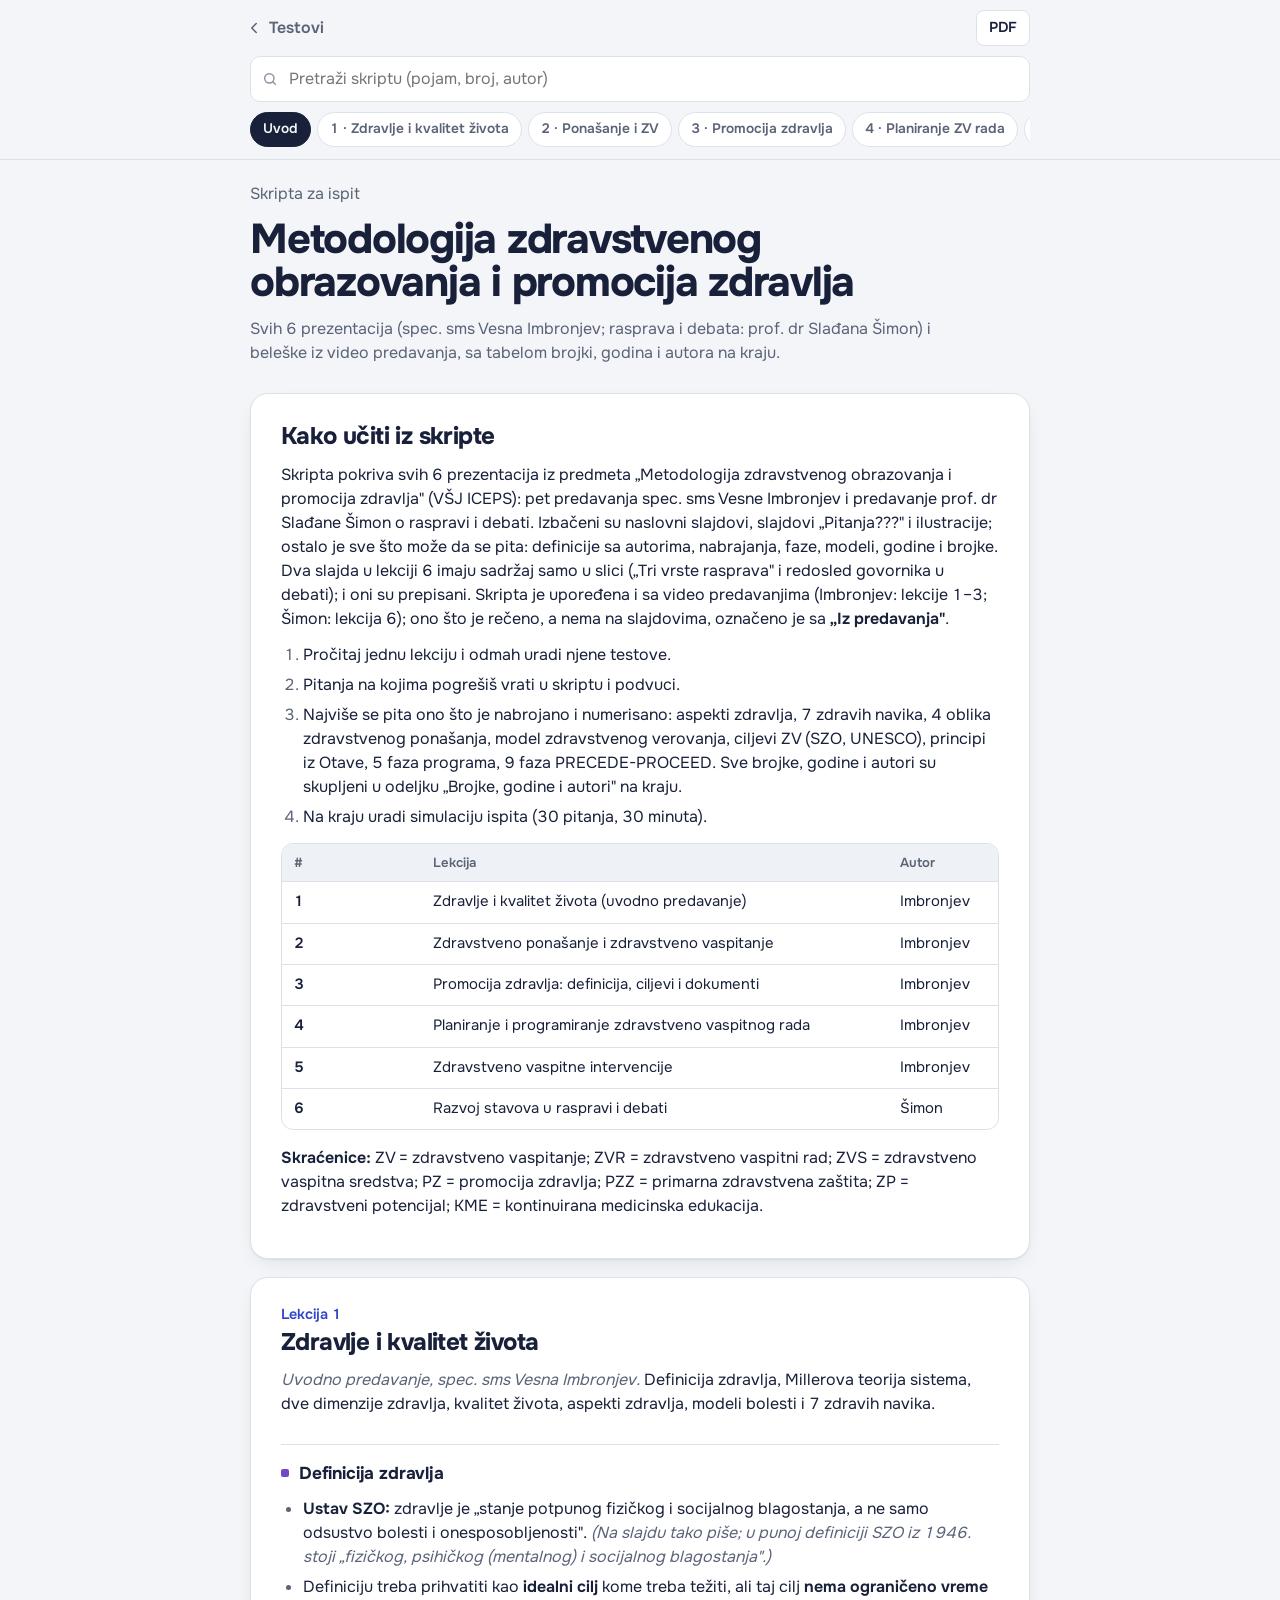
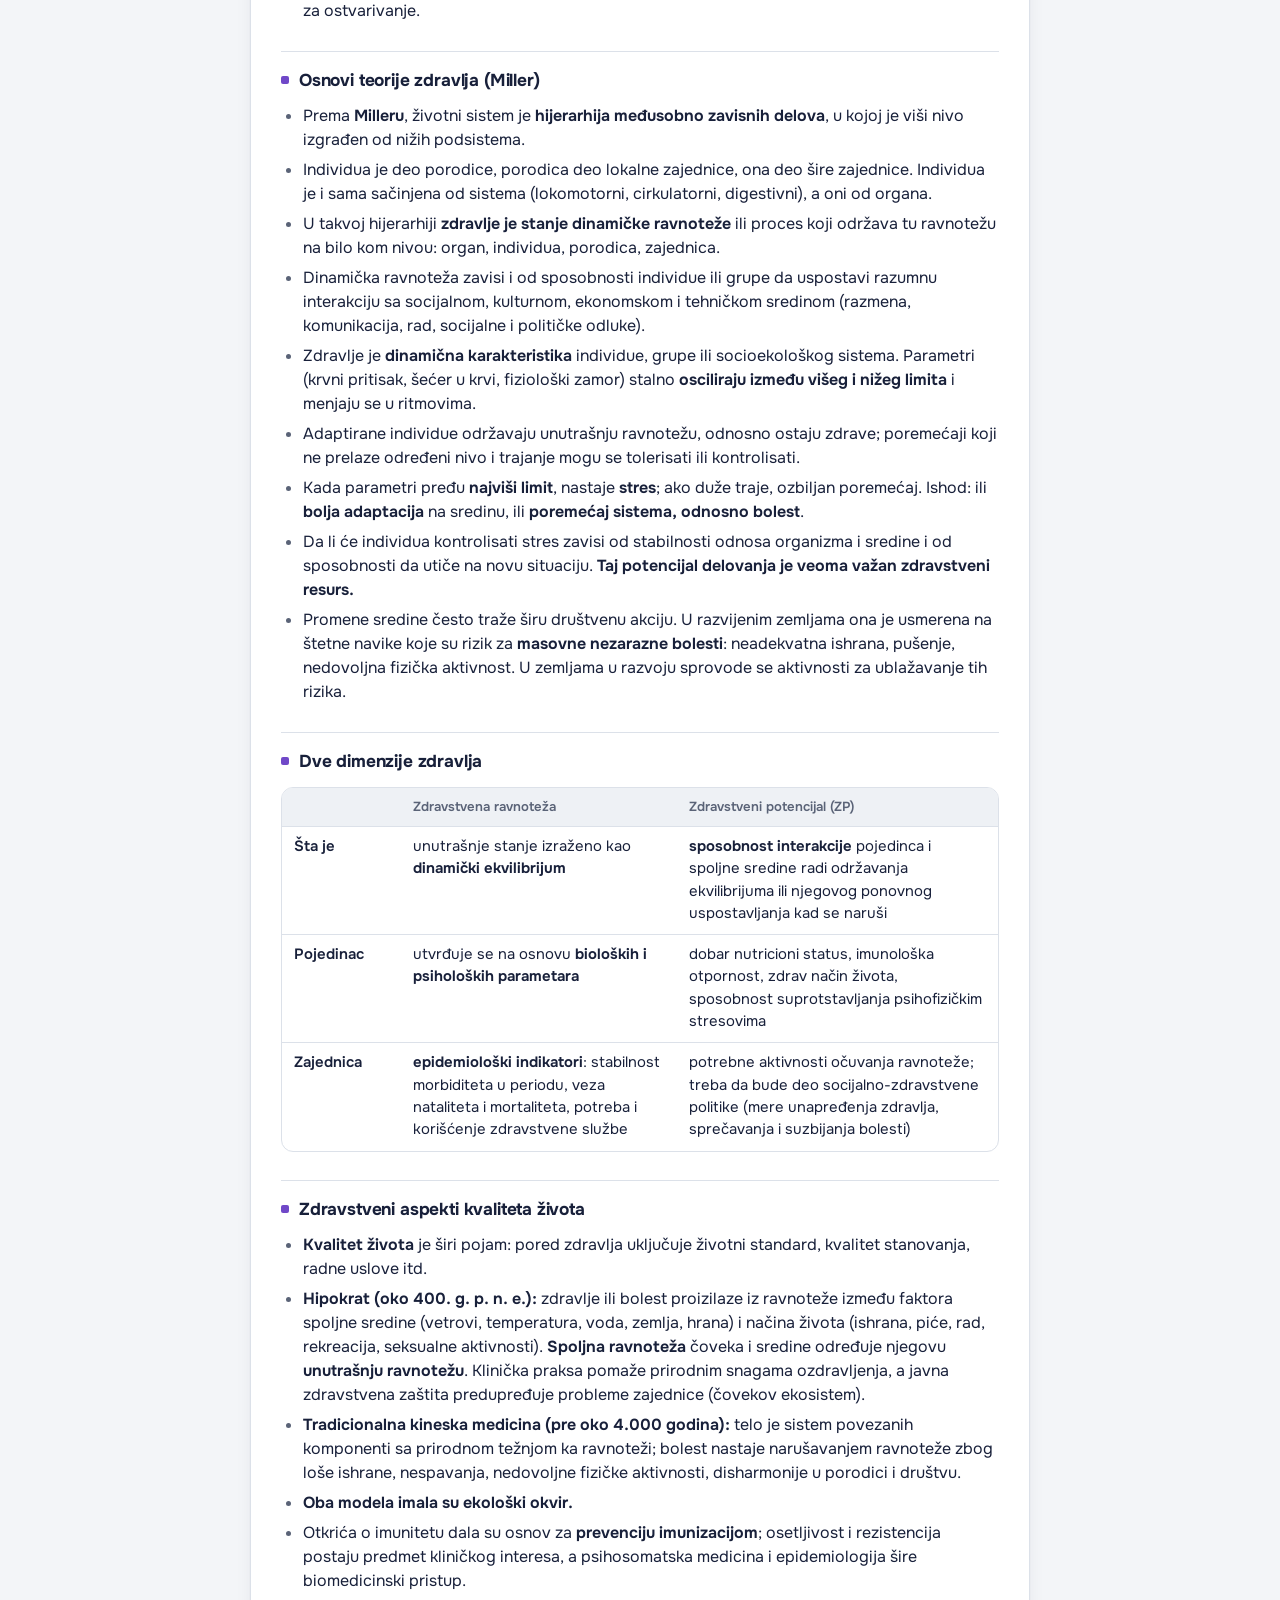
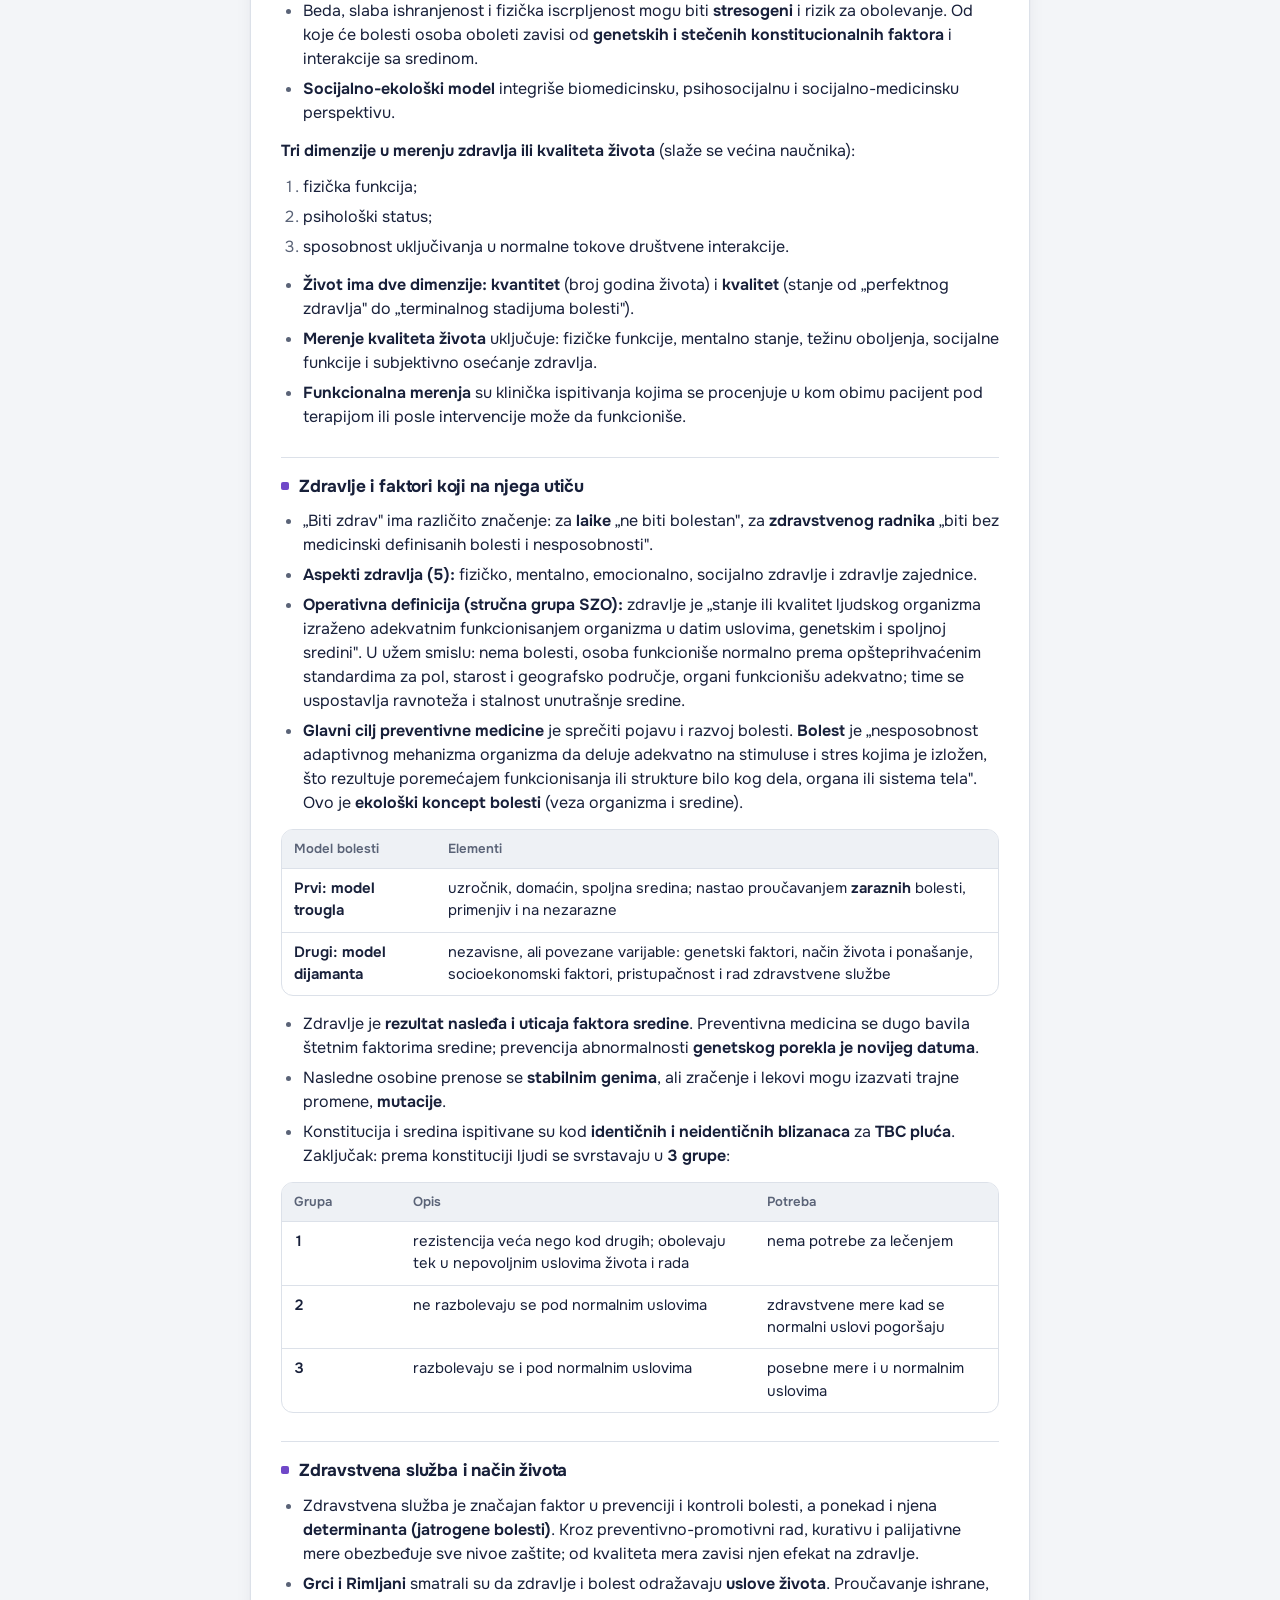
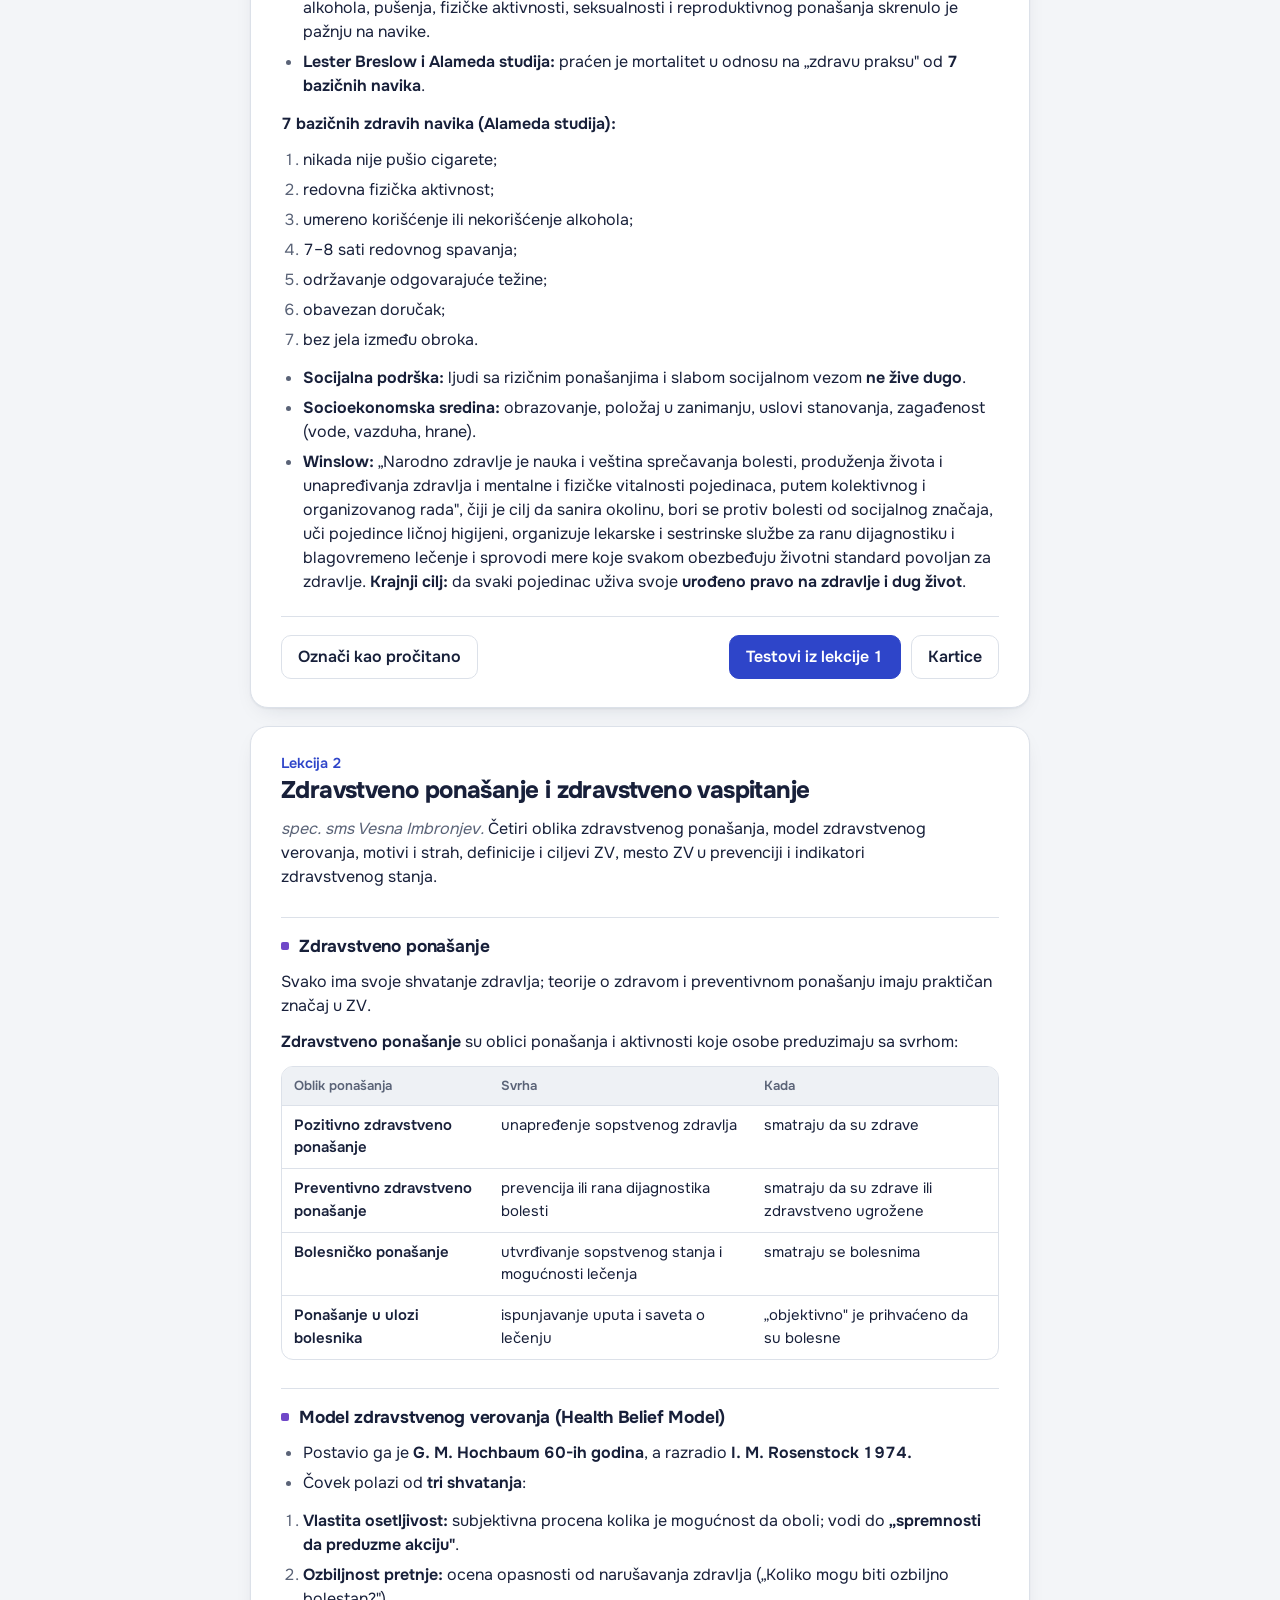
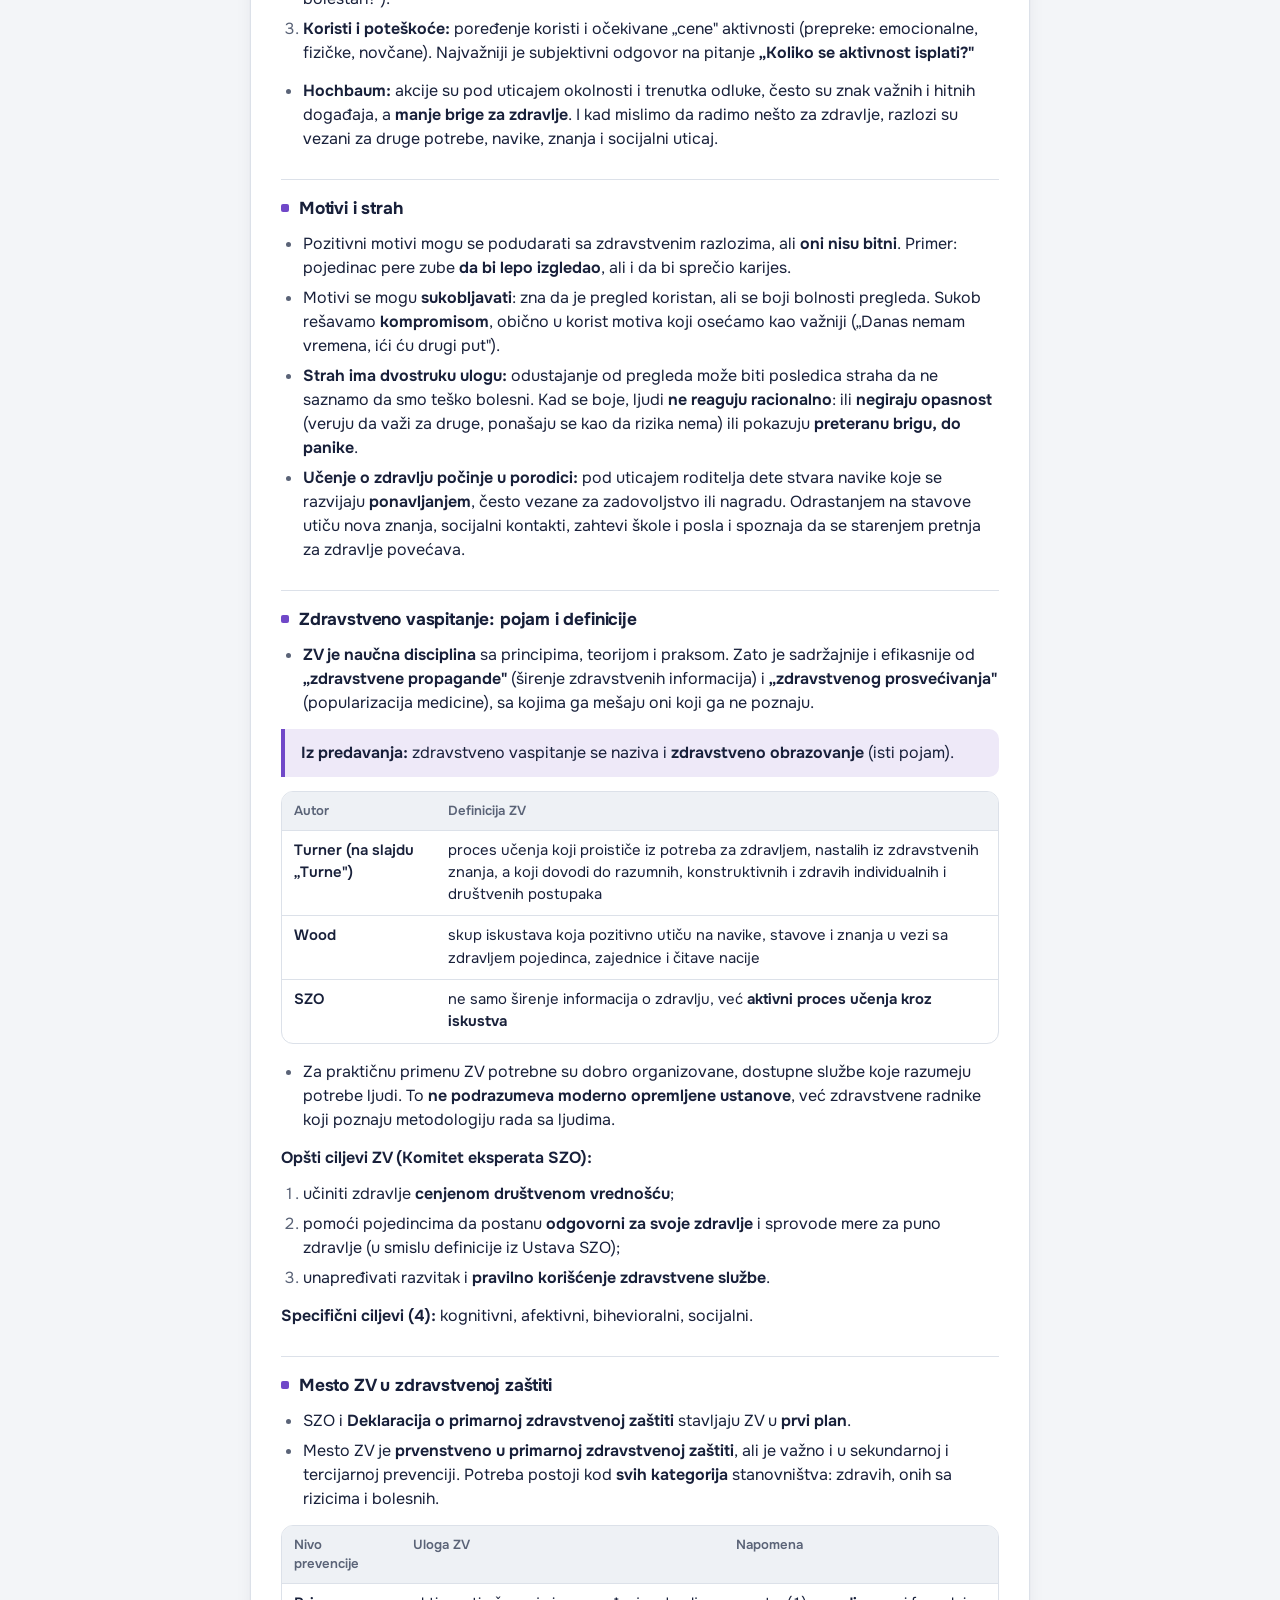
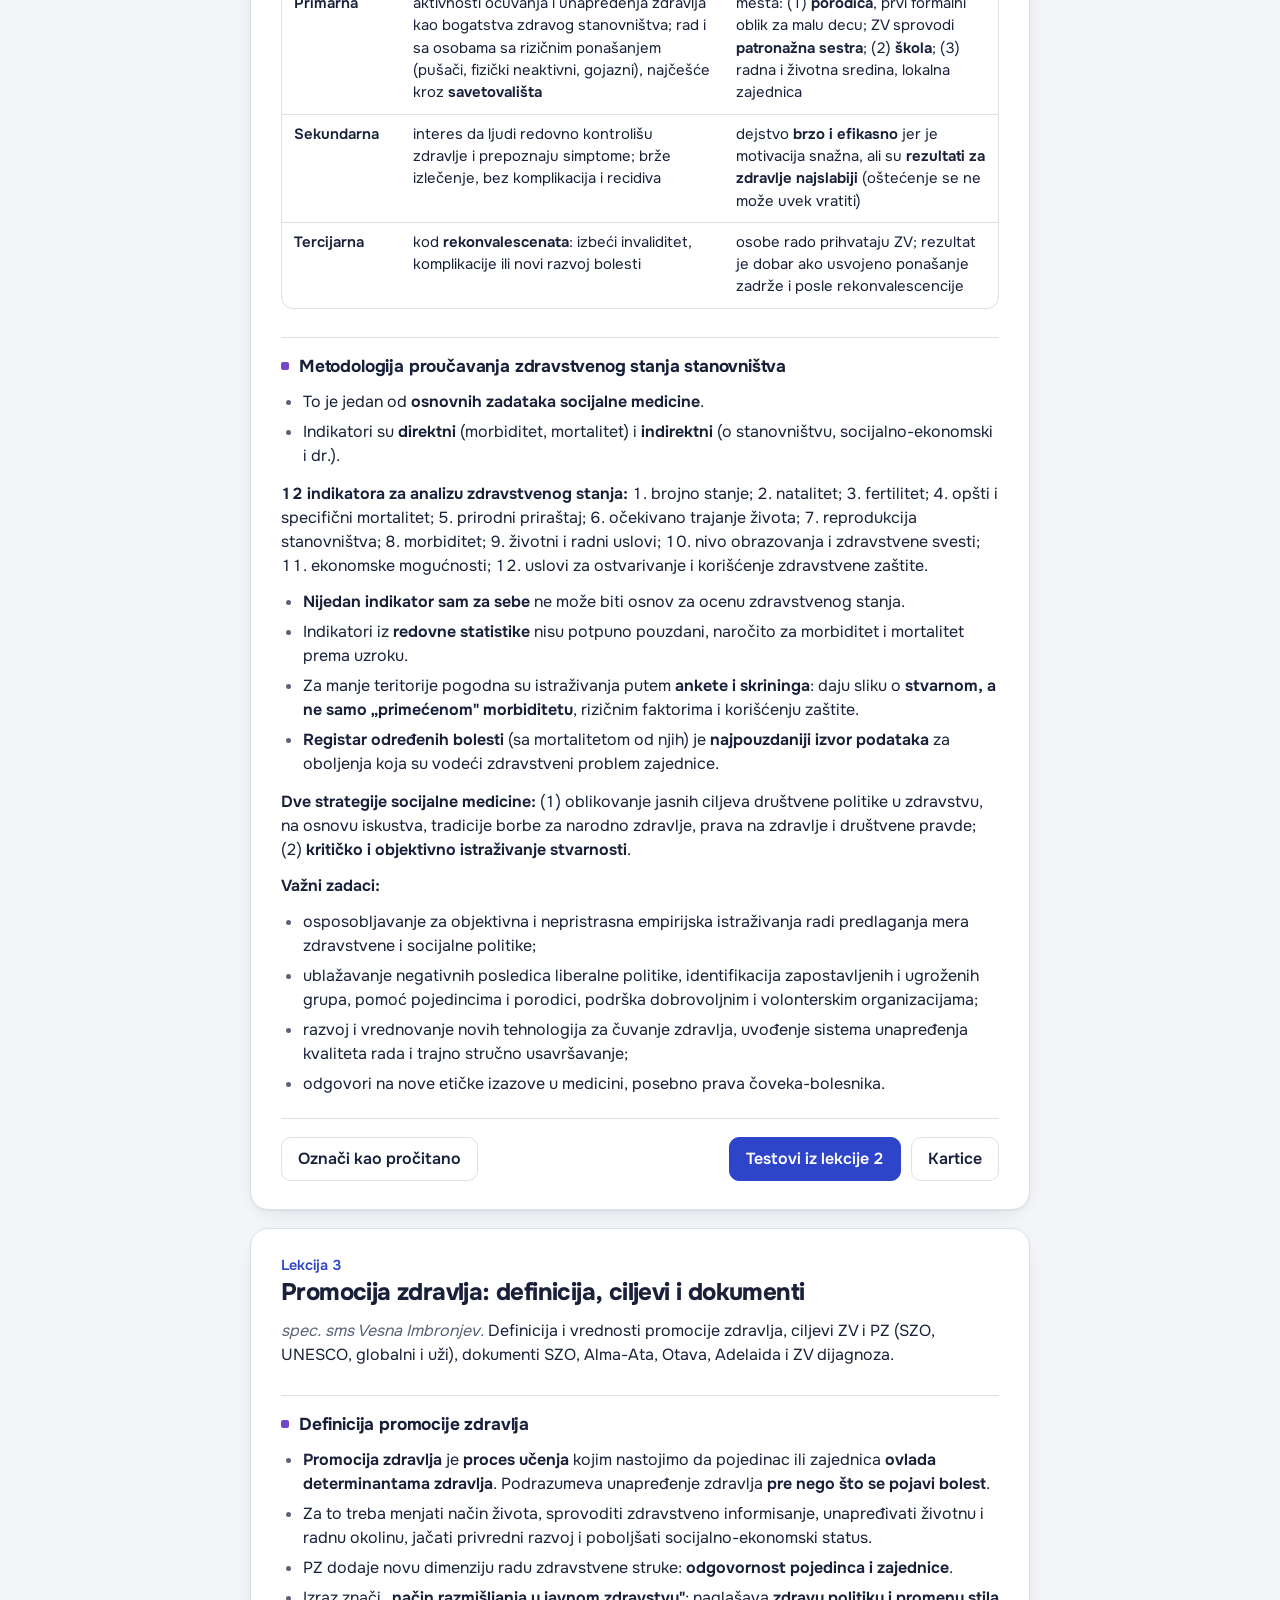
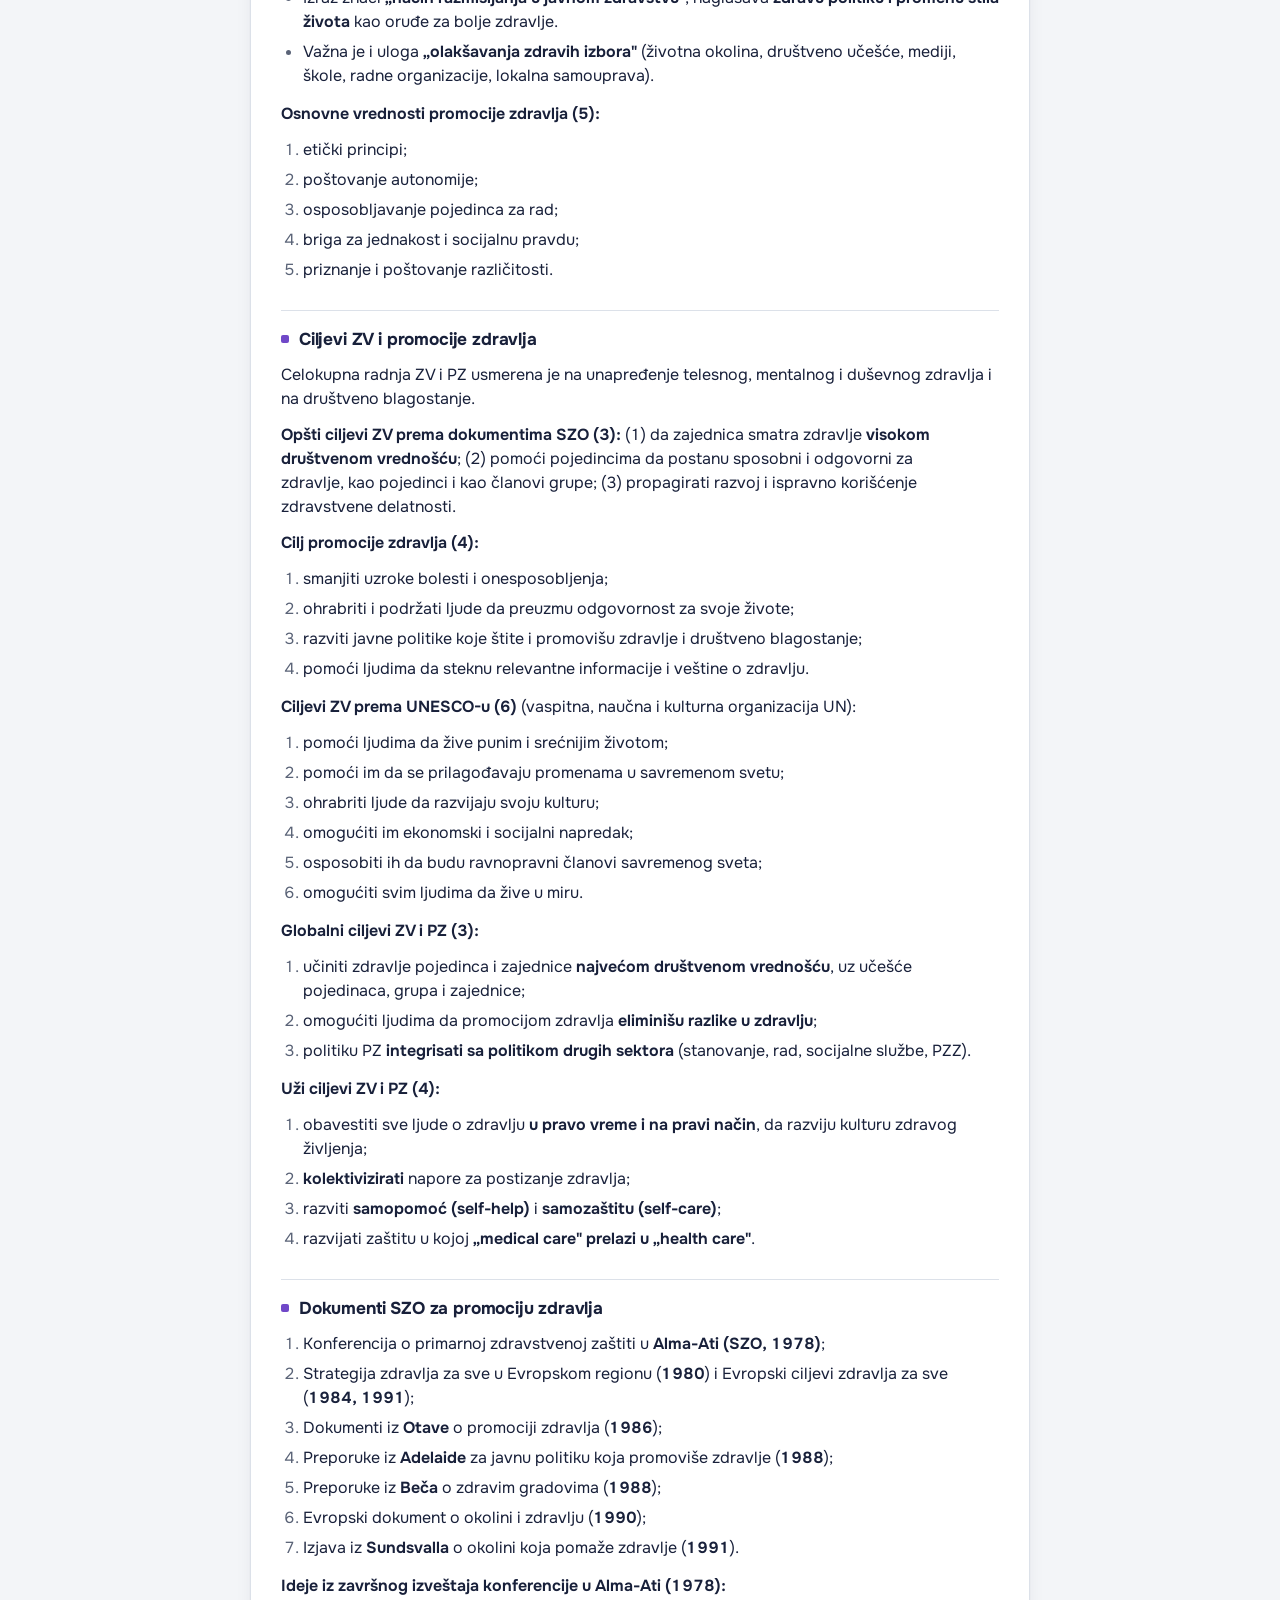
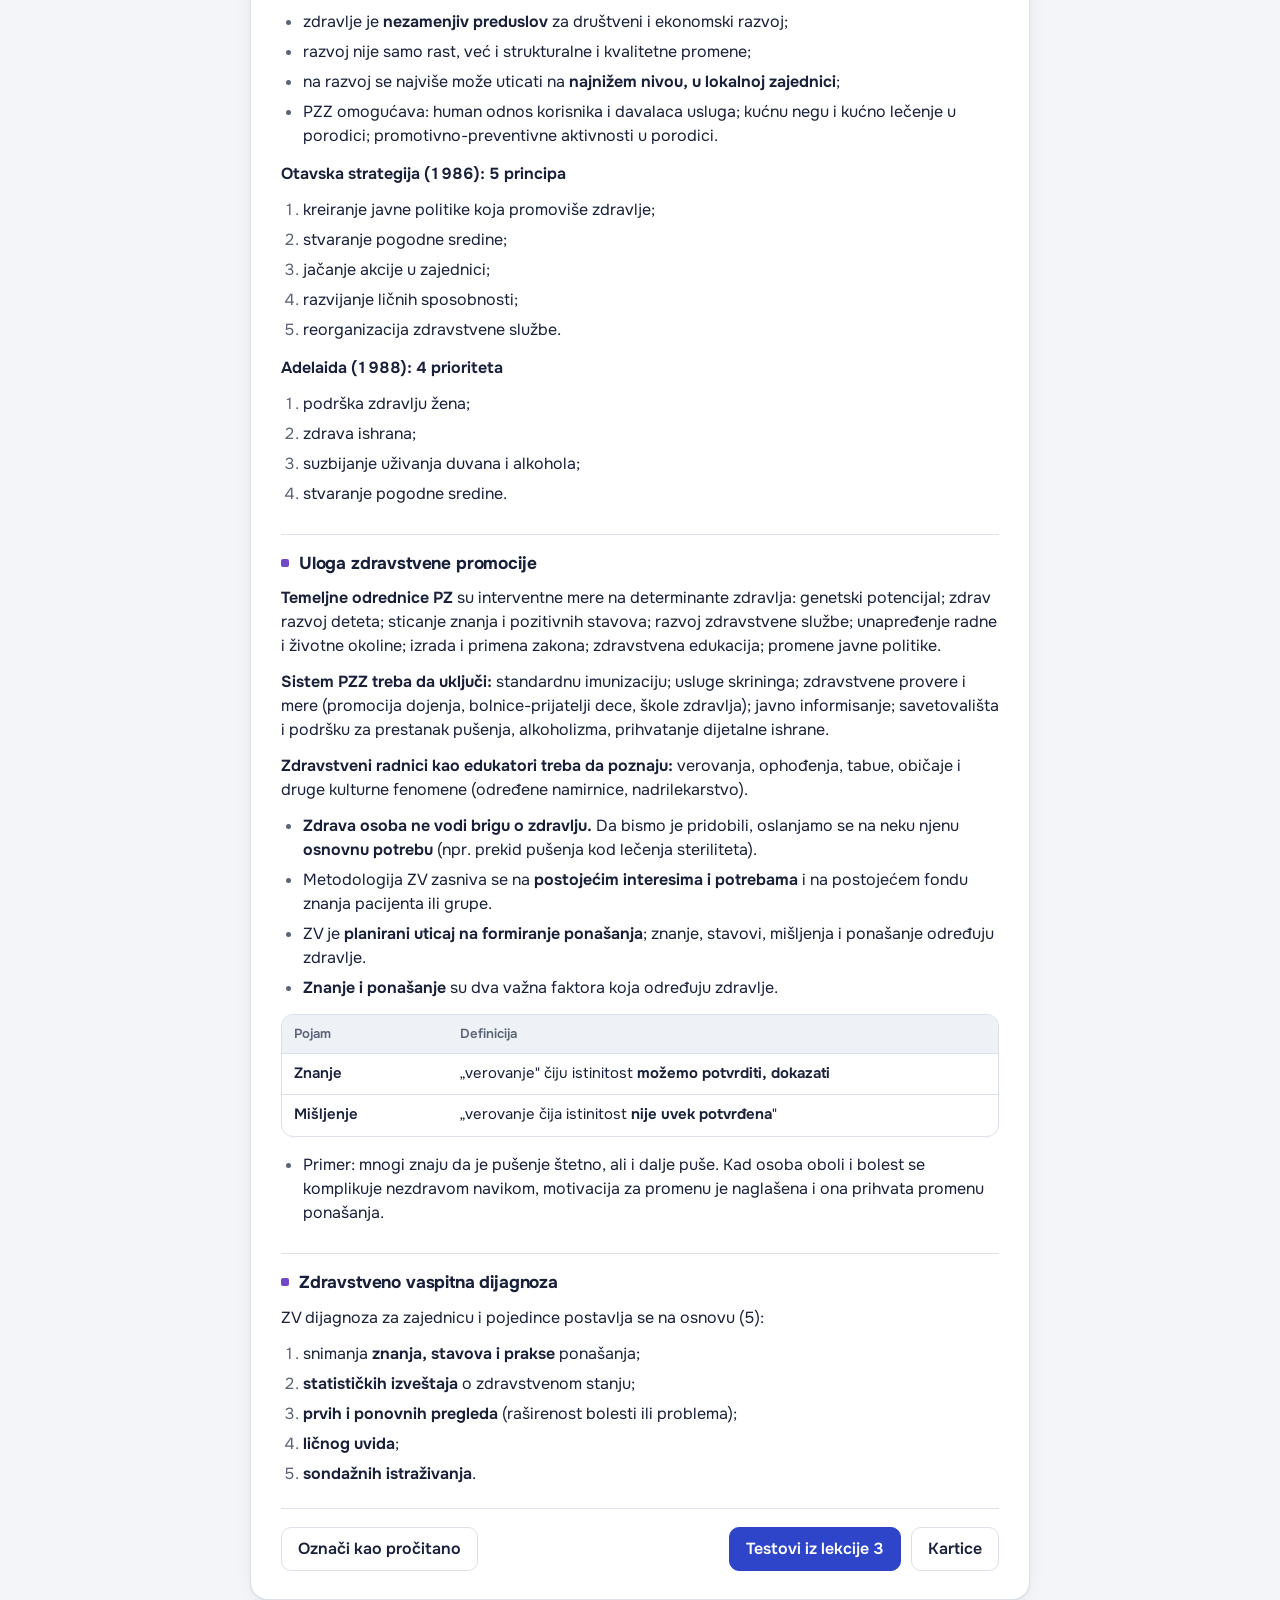
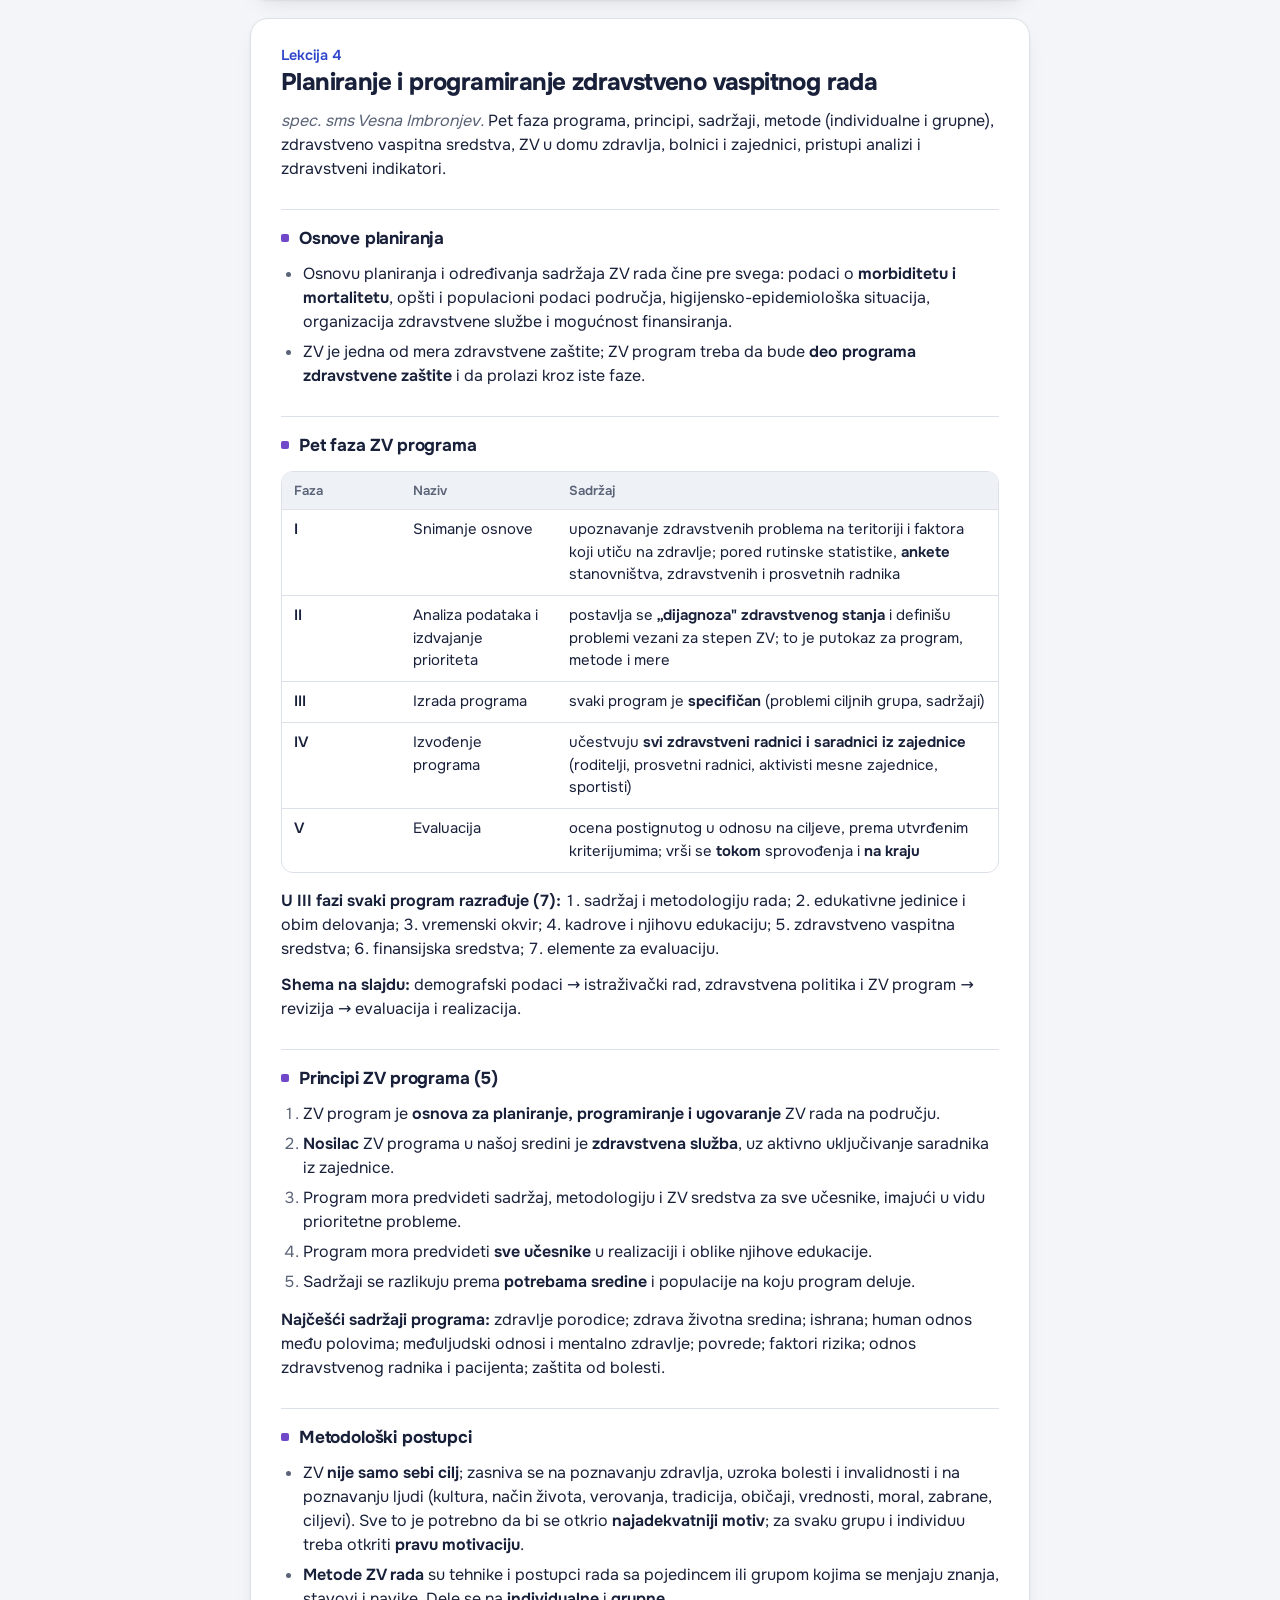
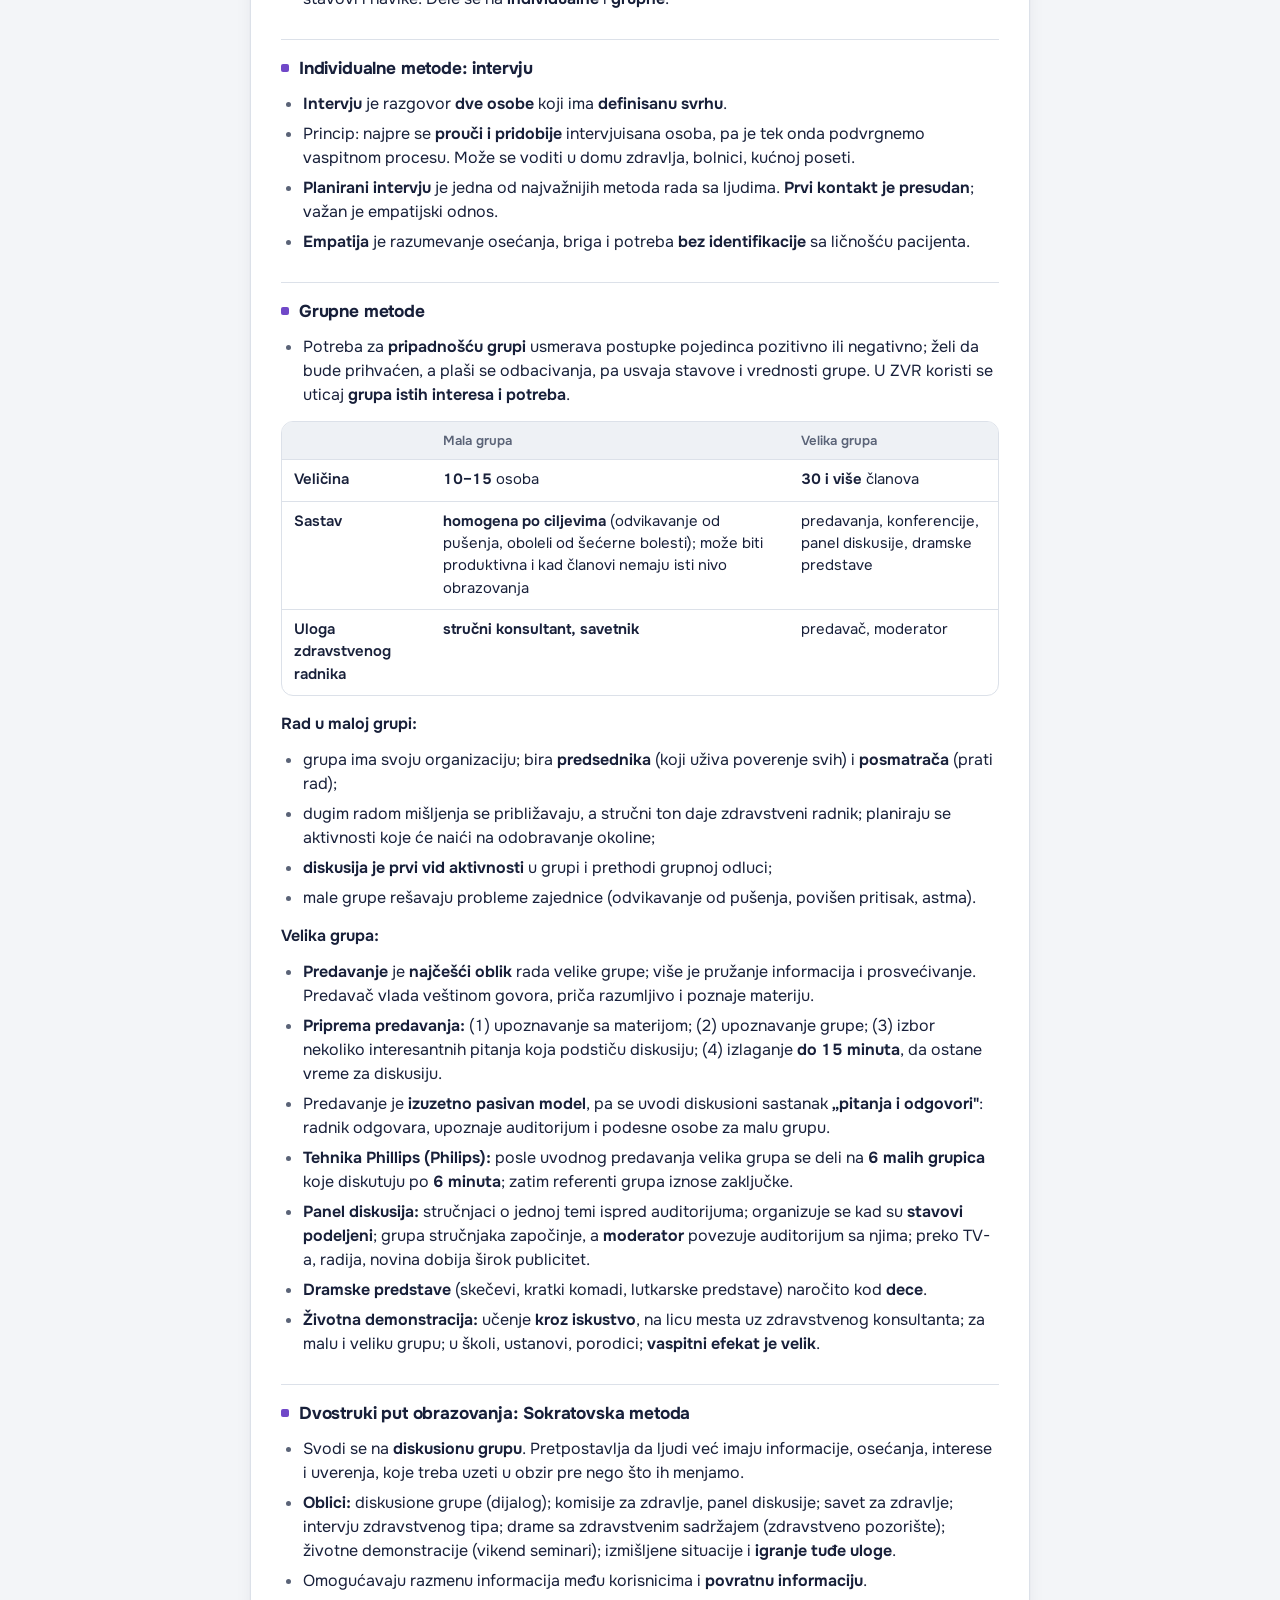
<file: metodologija-zo/skripta.html>
<!DOCTYPE html>
<html lang="sr" data-s="mzo">
<head>
<meta charset="utf-8">
<meta name="viewport" content="width=device-width, initial-scale=1, viewport-fit=cover">
<title>Skripta · Metodologija zdravstvenog obrazovanja i promocija zdravlja</title>
<meta name="description" content="Skripta za ispit: Metodologija zdravstvenog obrazovanja i promocija zdravlja.">
<meta name="theme-color" content="#F3F5F8" media="(prefers-color-scheme: light)">
<meta name="theme-color" content="#0F1422" media="(prefers-color-scheme: dark)">
<link rel="manifest" href="../manifest.webmanifest">
<link rel="icon" href="../assets/icons/icon.svg" type="image/svg+xml">
<link rel="apple-touch-icon" href="../assets/icons/apple-touch-icon.png">
<meta name="apple-mobile-web-app-title" content="Moji ispiti">
<link rel="preload" href="../assets/fonts/onest-latin.woff2" as="font" type="font/woff2" crossorigin>
<link rel="preload" href="../assets/fonts/onest-latin-ext.woff2" as="font" type="font/woff2" crossorigin>
<link rel="stylesheet" href="../assets/ui.css?v=9f301023b1">
<script src="../assets/core.js?v=9f301023b1"></script>
</head>
<body>
<a class="skip" href="#sadrzaj">Preskoči na sadržaj</a>
<header class="reader-top noprint"><div class="in">
  <div class="row" style="justify-content:space-between;flex-wrap:nowrap"><a class="back" href="index.html"><svg viewBox="0 0 24 24" fill="none" stroke="currentColor" stroke-width="2" stroke-linecap="round" stroke-linejoin="round" aria-hidden="true"><path d="M15 18l-6-6 6-6"/></svg><span style="white-space:nowrap;overflow:hidden;text-overflow:ellipsis">Testovi</span></a>
    <span class="row" style="gap:6px;flex-wrap:nowrap"><span class="muted small" id="readcount"></span><a class="btn sm" href="skripta.pdf" target="_blank" rel="noopener">PDF</a></span></div>
  <div class="search" role="search"><div class="sbox"><svg viewBox="0 0 24 24" fill="none" stroke="currentColor" stroke-width="2.2" stroke-linecap="round" aria-hidden="true"><circle cx="11" cy="11" r="7"/><path d="M20 20l-3.5-3.5"/></svg>
    <input class="input" id="q" type="search" placeholder="Pretraži skriptu (pojam, broj, autor)" aria-label="Pretraži skriptu" autocomplete="off" enterkeyhint="search"></div>
    <div class="hits" id="hits" role="listbox" hidden></div></div>
  <nav class="toc" id="toc" aria-label="Lekcije"><a href="#uvod">Uvod</a><a href="#l1" data-li="0">1 · Zdravlje i kvalitet života</a><a href="#l2" data-li="1">2 · Ponašanje i ZV</a><a href="#l3" data-li="2">3 · Promocija zdravlja</a><a href="#l4" data-li="3">4 · Planiranje ZV rada</a><a href="#l5" data-li="4">5 · ZV intervencije</a><a href="#l6" data-li="5">6 · Rasprava i debata</a><a href="#brojke">Brojke i autori</a></nav>
</div></header>
<main class="wrap narrow" id="sadrzaj" style="padding-top:22px">
<header class="reader-head"><p class="muted">Skripta za ispit</p><h1 class="h1">Metodologija zdravstvenog obrazovanja i promocija zdravlja</h1><p class="lead">Svih 6 prezentacija (spec. sms Vesna Imbronjev; rasprava i debata: prof. dr Slađana Šimon) i beleške iz video predavanja, sa tabelom brojki, godina i autora na kraju.</p></header>
<div class="sections">
<section class="prose first" aria-labelledby="uvod"><h2 id="uvod">Kako učiti iz skripte</h2>
<p>Skripta pokriva svih 6 prezentacija iz predmeta „Metodologija zdravstvenog obrazovanja i promocija zdravlja" (VŠJ ICEPS): pet predavanja spec. sms Vesne Imbronjev i predavanje prof. dr Slađane Šimon o raspravi i debati. Izbačeni su naslovni slajdovi, slajdovi „Pitanja???" i ilustracije; ostalo je sve što može da se pita: definicije sa autorima, nabrajanja, faze, modeli, godine i brojke. Dva slajda u lekciji 6 imaju sadržaj samo u slici („Tri vrste rasprava" i redosled govornika u debati); i oni su prepisani. Skripta je upoređena i sa video predavanjima (Imbronjev: lekcije 1–3; Šimon: lekcija 6); ono što je rečeno, a nema na slajdovima, označeno je sa <strong>„Iz predavanja"</strong>.</p>
<ol>
<li>Pročitaj jednu lekciju i odmah uradi njene testove.</li>
<li>Pitanja na kojima pogrešiš vrati u skriptu i podvuci.</li>
<li>Najviše se pita ono što je nabrojano i numerisano: aspekti zdravlja, 7 zdravih navika, 4 oblika zdravstvenog ponašanja, model zdravstvenog verovanja, ciljevi ZV (SZO, UNESCO), principi iz Otave, 5 faza programa, 9 faza PRECEDE-PROCEED. Sve brojke, godine i autori su skupljeni u odeljku „Brojke, godine i autori" na kraju.</li>
<li>Na kraju uradi simulaciju ispita (30 pitanja, 30 minuta).</li>
</ol>
<div class="tw" tabindex="0" role="region" aria-label="Tabela 1"><table>
<thead>
<tr>
<th>#</th>
<th>Lekcija</th>
<th>Autor</th>
</tr>
</thead>
<tbody>
<tr>
<td>1</td>
<td>Zdravlje i kvalitet života (uvodno predavanje)</td>
<td>Imbronjev</td>
</tr>
<tr>
<td>2</td>
<td>Zdravstveno ponašanje i zdravstveno vaspitanje</td>
<td>Imbronjev</td>
</tr>
<tr>
<td>3</td>
<td>Promocija zdravlja: definicija, ciljevi i dokumenti</td>
<td>Imbronjev</td>
</tr>
<tr>
<td>4</td>
<td>Planiranje i programiranje zdravstveno vaspitnog rada</td>
<td>Imbronjev</td>
</tr>
<tr>
<td>5</td>
<td>Zdravstveno vaspitne intervencije</td>
<td>Imbronjev</td>
</tr>
<tr>
<td>6</td>
<td>Razvoj stavova u raspravi i debati</td>
<td>Šimon</td>
</tr>
</tbody>
</table></div>
<p><strong>Skraćenice:</strong> ZV = zdravstveno vaspitanje; ZVR = zdravstveno vaspitni rad; ZVS = zdravstveno vaspitna sredstva; PZ = promocija zdravlja; PZZ = primarna zdravstvena zaštita; ZP = zdravstveni potencijal; KME = kontinuirana medicinska edukacija.</p>
</section>
<section class="prose" data-li="0" aria-labelledby="l1"><h2 id="l1"><span class="ln">Lekcija 1</span>Zdravlje i kvalitet života</h2>
<p><em>Uvodno predavanje, spec. sms Vesna Imbronjev.</em> Definicija zdravlja, Millerova teorija sistema, dve dimenzije zdravlja, kvalitet života, aspekti zdravlja, modeli bolesti i 7 zdravih navika.</p>
<h3 id="l1-1">Definicija zdravlja</h3>
<ul>
<li><strong>Ustav SZO:</strong> zdravlje je „stanje potpunog fizičkog i socijalnog blagostanja, a ne samo odsustvo bolesti i onesposobljenosti". <em>(Na slajdu tako piše; u punoj definiciji SZO iz 1946. stoji „fizičkog, psihičkog (mentalnog) i socijalnog blagostanja".)</em></li>
<li>Definiciju treba prihvatiti kao <strong>idealni cilj</strong> kome treba težiti, ali taj cilj <strong>nema ograničeno vreme</strong> za ostvarivanje.</li>
</ul>
<h3 id="l1-2">Osnovi teorije zdravlja (Miller)</h3>
<ul>
<li>Prema <strong>Milleru</strong>, životni sistem je <strong>hijerarhija međusobno zavisnih delova</strong>, u kojoj je viši nivo izgrađen od nižih podsistema.</li>
<li>Individua je deo porodice, porodica deo lokalne zajednice, ona deo šire zajednice. Individua je i sama sačinjena od sistema (lokomotorni, cirkulatorni, digestivni), a oni od organa.</li>
<li>U takvoj hijerarhiji <strong>zdravlje je stanje dinamičke ravnoteže</strong> ili proces koji održava tu ravnotežu na bilo kom nivou: organ, individua, porodica, zajednica.</li>
<li>Dinamička ravnoteža zavisi i od sposobnosti individue ili grupe da uspostavi razumnu interakciju sa socijalnom, kulturnom, ekonomskom i tehničkom sredinom (razmena, komunikacija, rad, socijalne i političke odluke).</li>
<li>Zdravlje je <strong>dinamična karakteristika</strong> individue, grupe ili socioekološkog sistema. Parametri (krvni pritisak, šećer u krvi, fiziološki zamor) stalno <strong>osciliraju između višeg i nižeg limita</strong> i menjaju se u ritmovima.</li>
<li>Adaptirane individue održavaju unutrašnju ravnotežu, odnosno ostaju zdrave; poremećaji koji ne prelaze određeni nivo i trajanje mogu se tolerisati ili kontrolisati.</li>
<li>Kada parametri pređu <strong>najviši limit</strong>, nastaje <strong>stres</strong>; ako duže traje, ozbiljan poremećaj. Ishod: ili <strong>bolja adaptacija</strong> na sredinu, ili <strong>poremećaj sistema, odnosno bolest</strong>.</li>
<li>Da li će individua kontrolisati stres zavisi od stabilnosti odnosa organizma i sredine i od sposobnosti da utiče na novu situaciju. <strong>Taj potencijal delovanja je veoma važan zdravstveni resurs.</strong></li>
<li>Promene sredine često traže širu društvenu akciju. U razvijenim zemljama ona je usmerena na štetne navike koje su rizik za <strong>masovne nezarazne bolesti</strong>: neadekvatna ishrana, pušenje, nedovoljna fizička aktivnost. U zemljama u razvoju sprovode se aktivnosti za ublažavanje tih rizika.</li>
</ul>
<h3 id="l1-3">Dve dimenzije zdravlja</h3>
<div class="tw" tabindex="0" role="region" aria-label="Tabela 2"><table>
<thead>
<tr>
<th><span class="sr">Stavka</span></th>
<th>Zdravstvena ravnoteža</th>
<th>Zdravstveni potencijal (ZP)</th>
</tr>
</thead>
<tbody>
<tr>
<td>Šta je</td>
<td>unutrašnje stanje izraženo kao <strong>dinamički ekvilibrijum</strong></td>
<td><strong>sposobnost interakcije</strong> pojedinca i spoljne sredine radi održavanja ekvilibrijuma ili njegovog ponovnog uspostavljanja kad se naruši</td>
</tr>
<tr>
<td>Pojedinac</td>
<td>utvrđuje se na osnovu <strong>bioloških i psiholoških parametara</strong></td>
<td>dobar nutricioni status, imunološka otpornost, zdrav način života, sposobnost suprotstavljanja psihofizičkim stresovima</td>
</tr>
<tr>
<td>Zajednica</td>
<td><strong>epidemiološki indikatori</strong>: stabilnost morbiditeta u periodu, veza nataliteta i mortaliteta, potreba i korišćenje zdravstvene službe</td>
<td>potrebne aktivnosti očuvanja ravnoteže; treba da bude deo socijalno-zdravstvene politike (mere unapređenja zdravlja, sprečavanja i suzbijanja bolesti)</td>
</tr>
</tbody>
</table></div>
<h3 id="l1-4">Zdravstveni aspekti kvaliteta života</h3>
<ul>
<li><strong>Kvalitet života</strong> je širi pojam: pored zdravlja uključuje životni standard, kvalitet stanovanja, radne uslove itd.</li>
<li><strong>Hipokrat (oko 400. g. p. n. e.):</strong> zdravlje ili bolest proizilaze iz ravnoteže između faktora spoljne sredine (vetrovi, temperatura, voda, zemlja, hrana) i načina života (ishrana, piće, rad, rekreacija, seksualne aktivnosti). <strong>Spoljna ravnoteža</strong> čoveka i sredine određuje njegovu <strong>unutrašnju ravnotežu</strong>. Klinička praksa pomaže prirodnim snagama ozdravljenja, a javna zdravstvena zaštita predupređuje probleme zajednice (čovekov ekosistem).</li>
<li><strong>Tradicionalna kineska medicina (pre oko 4.000 godina):</strong> telo je sistem povezanih komponenti sa prirodnom težnjom ka ravnoteži; bolest nastaje narušavanjem ravnoteže zbog loše ishrane, nespavanja, nedovoljne fizičke aktivnosti, disharmonije u porodici i društvu.</li>
<li><strong>Oba modela imala su ekološki okvir.</strong></li>
<li>Otkrića o imunitetu dala su osnov za <strong>prevenciju imunizacijom</strong>; osetljivost i rezistencija postaju predmet kliničkog interesa, a psihosomatska medicina i epidemiologija šire biomedicinski pristup.</li>
<li>Beda, slaba ishranjenost i fizička iscrpljenost mogu biti <strong>stresogeni</strong> i rizik za obolevanje. Od koje će bolesti osoba oboleti zavisi od <strong>genetskih i stečenih konstitucionalnih faktora</strong> i interakcije sa sredinom.</li>
<li><strong>Socijalno-ekološki model</strong> integriše biomedicinsku, psihosocijalnu i socijalno-medicinsku perspektivu.</li>
</ul>
<p><strong>Tri dimenzije u merenju zdravlja ili kvaliteta života</strong> (slaže se većina naučnika):</p>
<ol>
<li>fizička funkcija;</li>
<li>psihološki status;</li>
<li>sposobnost uključivanja u normalne tokove društvene interakcije.</li>
</ol>
<ul>
<li><strong>Život ima dve dimenzije:</strong> <strong>kvantitet</strong> (broj godina života) i <strong>kvalitet</strong> (stanje od „perfektnog zdravlja" do „terminalnog stadijuma bolesti").</li>
<li><strong>Merenje kvaliteta života</strong> uključuje: fizičke funkcije, mentalno stanje, težinu oboljenja, socijalne funkcije i subjektivno osećanje zdravlja.</li>
<li><strong>Funkcionalna merenja</strong> su klinička ispitivanja kojima se procenjuje u kom obimu pacijent pod terapijom ili posle intervencije može da funkcioniše.</li>
</ul>
<h3 id="l1-5">Zdravlje i faktori koji na njega utiču</h3>
<ul>
<li>„Biti zdrav" ima različito značenje: za <strong>laike</strong> „ne biti bolestan", za <strong>zdravstvenog radnika</strong> „biti bez medicinski definisanih bolesti i nesposobnosti".</li>
<li><strong>Aspekti zdravlja (5):</strong> fizičko, mentalno, emocionalno, socijalno zdravlje i zdravlje zajednice.</li>
<li><strong>Operativna definicija (stručna grupa SZO):</strong> zdravlje je „stanje ili kvalitet ljudskog organizma izraženo adekvatnim funkcionisanjem organizma u datim uslovima, genetskim i spoljnoj sredini". U užem smislu: nema bolesti, osoba funkcioniše normalno prema opšteprihvaćenim standardima za pol, starost i geografsko područje, organi funkcionišu adekvatno; time se uspostavlja ravnoteža i stalnost unutrašnje sredine.</li>
<li><strong>Glavni cilj preventivne medicine</strong> je sprečiti pojavu i razvoj bolesti. <strong>Bolest</strong> je „nesposobnost adaptivnog mehanizma organizma da deluje adekvatno na stimuluse i stres kojima je izložen, što rezultuje poremećajem funkcionisanja ili strukture bilo kog dela, organa ili sistema tela". Ovo je <strong>ekološki koncept bolesti</strong> (veza organizma i sredine).</li>
</ul>
<div class="tw" tabindex="0" role="region" aria-label="Tabela 3"><table>
<thead>
<tr>
<th>Model bolesti</th>
<th>Elementi</th>
</tr>
</thead>
<tbody>
<tr>
<td>Prvi: <strong>model trougla</strong></td>
<td>uzročnik, domaćin, spoljna sredina; nastao proučavanjem <strong>zaraznih</strong> bolesti, primenjiv i na nezarazne</td>
</tr>
<tr>
<td>Drugi: <strong>model dijamanta</strong></td>
<td>nezavisne, ali povezane varijable: genetski faktori, način života i ponašanje, socioekonomski faktori, pristupačnost i rad zdravstvene službe</td>
</tr>
</tbody>
</table></div>
<ul>
<li>Zdravlje je <strong>rezultat nasleđa i uticaja faktora sredine</strong>. Preventivna medicina se dugo bavila štetnim faktorima sredine; prevencija abnormalnosti <strong>genetskog porekla je novijeg datuma</strong>.</li>
<li>Nasledne osobine prenose se <strong>stabilnim genima</strong>, ali zračenje i lekovi mogu izazvati trajne promene, <strong>mutacije</strong>.</li>
<li>Konstitucija i sredina ispitivane su kod <strong>identičnih i neidentičnih blizanaca</strong> za <strong>TBC pluća</strong>. Zaključak: prema konstituciji ljudi se svrstavaju u <strong>3 grupe</strong>:</li>
</ul>
<div class="tw" tabindex="0" role="region" aria-label="Tabela 4"><table>
<thead>
<tr>
<th>Grupa</th>
<th>Opis</th>
<th>Potreba</th>
</tr>
</thead>
<tbody>
<tr>
<td>1</td>
<td>rezistencija veća nego kod drugih; obolevaju tek u nepovoljnim uslovima života i rada</td>
<td>nema potrebe za lečenjem</td>
</tr>
<tr>
<td>2</td>
<td>ne razbolevaju se pod normalnim uslovima</td>
<td>zdravstvene mere kad se normalni uslovi pogoršaju</td>
</tr>
<tr>
<td>3</td>
<td>razbolevaju se i pod normalnim uslovima</td>
<td>posebne mere i u normalnim uslovima</td>
</tr>
</tbody>
</table></div>
<h3 id="l1-6">Zdravstvena služba i način života</h3>
<ul>
<li>Zdravstvena služba je značajan faktor u prevenciji i kontroli bolesti, a ponekad i njena <strong>determinanta (jatrogene bolesti)</strong>. Kroz preventivno-promotivni rad, kurativu i palijativne mere obezbeđuje sve nivoe zaštite; od kvaliteta mera zavisi njen efekat na zdravlje.</li>
<li><strong>Grci i Rimljani</strong> smatrali su da zdravlje i bolest odražavaju <strong>uslove života</strong>. Proučavanje ishrane, alkohola, pušenja, fizičke aktivnosti, seksualnosti i reproduktivnog ponašanja skrenulo je pažnju na navike.</li>
<li><strong>Lester Breslow i Alameda studija:</strong> praćen je mortalitet u odnosu na „zdravu praksu" od <strong>7 bazičnih navika</strong>.</li>
</ul>
<p><strong>7 bazičnih zdravih navika (Alameda studija):</strong></p>
<ol>
<li>nikada nije pušio cigarete;</li>
<li>redovna fizička aktivnost;</li>
<li>umereno korišćenje ili nekorišćenje alkohola;</li>
<li>7–8 sati redovnog spavanja;</li>
<li>održavanje odgovarajuće težine;</li>
<li>obavezan doručak;</li>
<li>bez jela između obroka.</li>
</ol>
<ul>
<li><strong>Socijalna podrška:</strong> ljudi sa rizičnim ponašanjima i slabom socijalnom vezom <strong>ne žive dugo</strong>.</li>
<li><strong>Socioekonomska sredina:</strong> obrazovanje, položaj u zanimanju, uslovi stanovanja, zagađenost (vode, vazduha, hrane).</li>
<li><strong>Winslow:</strong> „Narodno zdravlje je nauka i veština sprečavanja bolesti, produženja života i unapređivanja zdravlja i mentalne i fizičke vitalnosti pojedinaca, putem kolektivnog i organizovanog rada", čiji je cilj da sanira okolinu, bori se protiv bolesti od socijalnog značaja, uči pojedince ličnoj higijeni, organizuje lekarske i sestrinske službe za ranu dijagnostiku i blagovremeno lečenje i sprovodi mere koje svakom obezbeđuju životni standard povoljan za zdravlje. <strong>Krajnji cilj:</strong> da svaki pojedinac uživa svoje <strong>urođeno pravo na zdravlje i dug život</strong>.</li>
</ul>
<div class="lesson-end" data-li="0"><button class="btn read" data-read="0" aria-pressed="false">Označi kao pročitano</button><a class="btn primary" href="index.html#lekcija=1">Testovi iz lekcije 1</a><a class="btn" href="index.html#kartice=1">Kartice</a></div></section>
<section class="prose" data-li="1" aria-labelledby="l2"><h2 id="l2"><span class="ln">Lekcija 2</span>Zdravstveno ponašanje i zdravstveno vaspitanje</h2>
<p><em>spec. sms Vesna Imbronjev.</em> Četiri oblika zdravstvenog ponašanja, model zdravstvenog verovanja, motivi i strah, definicije i ciljevi ZV, mesto ZV u prevenciji i indikatori zdravstvenog stanja.</p>
<h3 id="l2-1">Zdravstveno ponašanje</h3>
<p>Svako ima svoje shvatanje zdravlja; teorije o zdravom i preventivnom ponašanju imaju praktičan značaj u ZV.</p>
<p><strong>Zdravstveno ponašanje</strong> su oblici ponašanja i aktivnosti koje osobe preduzimaju sa svrhom:</p>
<div class="tw" tabindex="0" role="region" aria-label="Tabela 5"><table>
<thead>
<tr>
<th>Oblik ponašanja</th>
<th>Svrha</th>
<th>Kada</th>
</tr>
</thead>
<tbody>
<tr>
<td>Pozitivno zdravstveno ponašanje</td>
<td>unapređenje sopstvenog zdravlja</td>
<td>smatraju da su zdrave</td>
</tr>
<tr>
<td>Preventivno zdravstveno ponašanje</td>
<td>prevencija ili rana dijagnostika bolesti</td>
<td>smatraju da su zdrave ili zdravstveno ugrožene</td>
</tr>
<tr>
<td>Bolesničko ponašanje</td>
<td>utvrđivanje sopstvenog stanja i mogućnosti lečenja</td>
<td>smatraju se bolesnima</td>
</tr>
<tr>
<td>Ponašanje u ulozi bolesnika</td>
<td>ispunjavanje uputa i saveta o lečenju</td>
<td>„objektivno" je prihvaćeno da su bolesne</td>
</tr>
</tbody>
</table></div>
<h3 id="l2-2">Model zdravstvenog verovanja (Health Belief Model)</h3>
<ul>
<li>Postavio ga je <strong>G. M. Hochbaum 60-ih godina</strong>, a razradio <strong>I. M. Rosenstock 1974.</strong></li>
<li>Čovek polazi od <strong>tri shvatanja</strong>:</li>
</ul>
<ol>
<li><strong>Vlastita osetljivost:</strong> subjektivna procena kolika je mogućnost da oboli; vodi do <strong>„spremnosti da preduzme akciju"</strong>.</li>
<li><strong>Ozbiljnost pretnje:</strong> ocena opasnosti od narušavanja zdravlja („Koliko mogu biti ozbiljno bolestan?").</li>
<li><strong>Koristi i poteškoće:</strong> poređenje koristi i očekivane „cene" aktivnosti (prepreke: emocionalne, fizičke, novčane). Najvažniji je subjektivni odgovor na pitanje <strong>„Koliko se aktivnost isplati?"</strong></li>
</ol>
<ul>
<li><strong>Hochbaum:</strong> akcije su pod uticajem okolnosti i trenutka odluke, često su znak važnih i hitnih događaja, a <strong>manje brige za zdravlje</strong>. I kad mislimo da radimo nešto za zdravlje, razlozi su vezani za druge potrebe, navike, znanja i socijalni uticaj.</li>
</ul>
<h3 id="l2-3">Motivi i strah</h3>
<ul>
<li>Pozitivni motivi mogu se podudarati sa zdravstvenim razlozima, ali <strong>oni nisu bitni</strong>. Primer: pojedinac pere zube <strong>da bi lepo izgledao</strong>, ali i da bi sprečio karijes.</li>
<li>Motivi se mogu <strong>sukobljavati</strong>: zna da je pregled koristan, ali se boji bolnosti pregleda. Sukob rešavamo <strong>kompromisom</strong>, obično u korist motiva koji osećamo kao važniji („Danas nemam vremena, ići ću drugi put").</li>
<li><strong>Strah ima dvostruku ulogu:</strong> odustajanje od pregleda može biti posledica straha da ne saznamo da smo teško bolesni. Kad se boje, ljudi <strong>ne reaguju racionalno</strong>: ili <strong>negiraju opasnost</strong> (veruju da važi za druge, ponašaju se kao da rizika nema) ili pokazuju <strong>preteranu brigu, do panike</strong>.</li>
<li><strong>Učenje o zdravlju počinje u porodici:</strong> pod uticajem roditelja dete stvara navike koje se razvijaju <strong>ponavljanjem</strong>, često vezane za zadovoljstvo ili nagradu. Odrastanjem na stavove utiču nova znanja, socijalni kontakti, zahtevi škole i posla i spoznaja da se starenjem pretnja za zdravlje povećava.</li>
</ul>
<h3 id="l2-4">Zdravstveno vaspitanje: pojam i definicije</h3>
<ul>
<li><strong>ZV je naučna disciplina</strong> sa principima, teorijom i praksom. Zato je sadržajnije i efikasnije od <strong>„zdravstvene propagande"</strong> (širenje zdravstvenih informacija) i <strong>„zdravstvenog prosvećivanja"</strong> (popularizacija medicine), sa kojima ga mešaju oni koji ga ne poznaju.</li>
</ul>
<blockquote>
<p><strong>Iz predavanja:</strong> zdravstveno vaspitanje se naziva i <strong>zdravstveno obrazovanje</strong> (isti pojam).</p>
</blockquote>
<div class="tw" tabindex="0" role="region" aria-label="Tabela 6"><table>
<thead>
<tr>
<th>Autor</th>
<th>Definicija ZV</th>
</tr>
</thead>
<tbody>
<tr>
<td>Turner (na slajdu „Turne")</td>
<td>proces učenja koji proističe iz potreba za zdravljem, nastalih iz zdravstvenih znanja, a koji dovodi do razumnih, konstruktivnih i zdravih individualnih i društvenih postupaka</td>
</tr>
<tr>
<td>Wood</td>
<td>skup iskustava koja pozitivno utiču na navike, stavove i znanja u vezi sa zdravljem pojedinca, zajednice i čitave nacije</td>
</tr>
<tr>
<td>SZO</td>
<td>ne samo širenje informacija o zdravlju, već <strong>aktivni proces učenja kroz iskustva</strong></td>
</tr>
</tbody>
</table></div>
<ul>
<li>Za praktičnu primenu ZV potrebne su dobro organizovane, dostupne službe koje razumeju potrebe ljudi. To <strong>ne podrazumeva moderno opremljene ustanove</strong>, već zdravstvene radnike koji poznaju metodologiju rada sa ljudima.</li>
</ul>
<p><strong>Opšti ciljevi ZV (Komitet eksperata SZO):</strong></p>
<ol>
<li>učiniti zdravlje <strong>cenjenom društvenom vrednošću</strong>;</li>
<li>pomoći pojedincima da postanu <strong>odgovorni za svoje zdravlje</strong> i sprovode mere za puno zdravlje (u smislu definicije iz Ustava SZO);</li>
<li>unapređivati razvitak i <strong>pravilno korišćenje zdravstvene službe</strong>.</li>
</ol>
<p><strong>Specifični ciljevi (4):</strong> kognitivni, afektivni, bihevioralni, socijalni.</p>
<h3 id="l2-5">Mesto ZV u zdravstvenoj zaštiti</h3>
<ul>
<li>SZO i <strong>Deklaracija o primarnoj zdravstvenoj zaštiti</strong> stavljaju ZV u <strong>prvi plan</strong>.</li>
<li>Mesto ZV je <strong>prvenstveno u primarnoj zdravstvenoj zaštiti</strong>, ali je važno i u sekundarnoj i tercijarnoj prevenciji. Potreba postoji kod <strong>svih kategorija</strong> stanovništva: zdravih, onih sa rizicima i bolesnih.</li>
</ul>
<div class="tw" tabindex="0" role="region" aria-label="Tabela 7"><table>
<thead>
<tr>
<th>Nivo prevencije</th>
<th>Uloga ZV</th>
<th>Napomena</th>
</tr>
</thead>
<tbody>
<tr>
<td>Primarna</td>
<td>aktivnosti očuvanja i unapređenja zdravlja kao bogatstva zdravog stanovništva; rad i sa osobama sa rizičnim ponašanjem (pušači, fizički neaktivni, gojazni), najčešće kroz <strong>savetovališta</strong></td>
<td>mesta: (1) <strong>porodica</strong>, prvi formalni oblik za malu decu; ZV sprovodi <strong>patronažna sestra</strong>; (2) <strong>škola</strong>; (3) radna i životna sredina, lokalna zajednica</td>
</tr>
<tr>
<td>Sekundarna</td>
<td>interes da ljudi redovno kontrolišu zdravlje i prepoznaju simptome; brže izlečenje, bez komplikacija i recidiva</td>
<td>dejstvo <strong>brzo i efikasno</strong> jer je motivacija snažna, ali su <strong>rezultati za zdravlje najslabiji</strong> (oštećenje se ne može uvek vratiti)</td>
</tr>
<tr>
<td>Tercijarna</td>
<td>kod <strong>rekonvalescenata</strong>: izbeći invaliditet, komplikacije ili novi razvoj bolesti</td>
<td>osobe rado prihvataju ZV; rezultat je dobar ako usvojeno ponašanje zadrže i posle rekonvalescencije</td>
</tr>
</tbody>
</table></div>
<h3 id="l2-6">Metodologija proučavanja zdravstvenog stanja stanovništva</h3>
<ul>
<li>To je jedan od <strong>osnovnih zadataka socijalne medicine</strong>.</li>
<li>Indikatori su <strong>direktni</strong> (morbiditet, mortalitet) i <strong>indirektni</strong> (o stanovništvu, socijalno-ekonomski i dr.).</li>
</ul>
<p><strong>12 indikatora za analizu zdravstvenog stanja:</strong> 1. brojno stanje; 2. natalitet; 3. fertilitet; 4. opšti i specifični mortalitet; 5. prirodni priraštaj; 6. očekivano trajanje života; 7. reprodukcija stanovništva; 8. morbiditet; 9. životni i radni uslovi; 10. nivo obrazovanja i zdravstvene svesti; 11. ekonomske mogućnosti; 12. uslovi za ostvarivanje i korišćenje zdravstvene zaštite.</p>
<ul>
<li><strong>Nijedan indikator sam za sebe</strong> ne može biti osnov za ocenu zdravstvenog stanja.</li>
<li>Indikatori iz <strong>redovne statistike</strong> nisu potpuno pouzdani, naročito za morbiditet i mortalitet prema uzroku.</li>
<li>Za manje teritorije pogodna su istraživanja putem <strong>ankete i skrininga</strong>: daju sliku o <strong>stvarnom, a ne samo „primećenom" morbiditetu</strong>, rizičnim faktorima i korišćenju zaštite.</li>
<li><strong>Registar određenih bolesti</strong> (sa mortalitetom od njih) je <strong>najpouzdaniji izvor podataka</strong> za oboljenja koja su vodeći zdravstveni problem zajednice.</li>
</ul>
<p><strong>Dve strategije socijalne medicine:</strong> (1) oblikovanje jasnih ciljeva društvene politike u zdravstvu, na osnovu iskustva, tradicije borbe za narodno zdravlje, prava na zdravlje i društvene pravde; (2) <strong>kritičko i objektivno istraživanje stvarnosti</strong>.</p>
<p><strong>Važni zadaci:</strong></p>
<ul>
<li>osposobljavanje za objektivna i nepristrasna empirijska istraživanja radi predlaganja mera zdravstvene i socijalne politike;</li>
<li>ublažavanje negativnih posledica liberalne politike, identifikacija zapostavljenih i ugroženih grupa, pomoć pojedincima i porodici, podrška dobrovoljnim i volonterskim organizacijama;</li>
<li>razvoj i vrednovanje novih tehnologija za čuvanje zdravlja, uvođenje sistema unapređenja kvaliteta rada i trajno stručno usavršavanje;</li>
<li>odgovori na nove etičke izazove u medicini, posebno prava čoveka-bolesnika.</li>
</ul>
<div class="lesson-end" data-li="1"><button class="btn read" data-read="1" aria-pressed="false">Označi kao pročitano</button><a class="btn primary" href="index.html#lekcija=2">Testovi iz lekcije 2</a><a class="btn" href="index.html#kartice=2">Kartice</a></div></section>
<section class="prose" data-li="2" aria-labelledby="l3"><h2 id="l3"><span class="ln">Lekcija 3</span>Promocija zdravlja: definicija, ciljevi i dokumenti</h2>
<p><em>spec. sms Vesna Imbronjev.</em> Definicija i vrednosti promocije zdravlja, ciljevi ZV i PZ (SZO, UNESCO, globalni i uži), dokumenti SZO, Alma-Ata, Otava, Adelaida i ZV dijagnoza.</p>
<h3 id="l3-1">Definicija promocije zdravlja</h3>
<ul>
<li><strong>Promocija zdravlja</strong> je <strong>proces učenja</strong> kojim nastojimo da pojedinac ili zajednica <strong>ovlada determinantama zdravlja</strong>. Podrazumeva unapređenje zdravlja <strong>pre nego što se pojavi bolest</strong>.</li>
<li>Za to treba menjati način života, sprovoditi zdravstveno informisanje, unapređivati životnu i radnu okolinu, jačati privredni razvoj i poboljšati socijalno-ekonomski status.</li>
<li>PZ dodaje novu dimenziju radu zdravstvene struke: <strong>odgovornost pojedinca i zajednice</strong>.</li>
<li>Izraz znači <strong>„način razmišljanja u javnom zdravstvu"</strong>; naglašava <strong>zdravu politiku i promenu stila života</strong> kao oruđe za bolje zdravlje.</li>
<li>Važna je i uloga <strong>„olakšavanja zdravih izbora"</strong> (životna okolina, društveno učešće, mediji, škole, radne organizacije, lokalna samouprava).</li>
</ul>
<p><strong>Osnovne vrednosti promocije zdravlja (5):</strong></p>
<ol>
<li>etički principi;</li>
<li>poštovanje autonomije;</li>
<li>osposobljavanje pojedinca za rad;</li>
<li>briga za jednakost i socijalnu pravdu;</li>
<li>priznanje i poštovanje različitosti.</li>
</ol>
<h3 id="l3-2">Ciljevi ZV i promocije zdravlja</h3>
<p>Celokupna radnja ZV i PZ usmerena je na unapređenje telesnog, mentalnog i duševnog zdravlja i na društveno blagostanje.</p>
<p><strong>Opšti ciljevi ZV prema dokumentima SZO (3):</strong> (1) da zajednica smatra zdravlje <strong>visokom društvenom vrednošću</strong>; (2) pomoći pojedincima da postanu sposobni i odgovorni za zdravlje, kao pojedinci i kao članovi grupe; (3) propagirati razvoj i ispravno korišćenje zdravstvene delatnosti.</p>
<p><strong>Cilj promocije zdravlja (4):</strong></p>
<ol>
<li>smanjiti uzroke bolesti i onesposobljenja;</li>
<li>ohrabriti i podržati ljude da preuzmu odgovornost za svoje živote;</li>
<li>razviti javne politike koje štite i promovišu zdravlje i društveno blagostanje;</li>
<li>pomoći ljudima da steknu relevantne informacije i veštine o zdravlju.</li>
</ol>
<p><strong>Ciljevi ZV prema UNESCO-u (6)</strong> (vaspitna, naučna i kulturna organizacija UN):</p>
<ol>
<li>pomoći ljudima da žive punim i srećnijim životom;</li>
<li>pomoći im da se prilagođavaju promenama u savremenom svetu;</li>
<li>ohrabriti ljude da razvijaju svoju kulturu;</li>
<li>omogućiti im ekonomski i socijalni napredak;</li>
<li>osposobiti ih da budu ravnopravni članovi savremenog sveta;</li>
<li>omogućiti svim ljudima da žive u miru.</li>
</ol>
<p><strong>Globalni ciljevi ZV i PZ (3):</strong></p>
<ol>
<li>učiniti zdravlje pojedinca i zajednice <strong>najvećom društvenom vrednošću</strong>, uz učešće pojedinaca, grupa i zajednice;</li>
<li>omogućiti ljudima da promocijom zdravlja <strong>eliminišu razlike u zdravlju</strong>;</li>
<li>politiku PZ <strong>integrisati sa politikom drugih sektora</strong> (stanovanje, rad, socijalne službe, PZZ).</li>
</ol>
<p><strong>Uži ciljevi ZV i PZ (4):</strong></p>
<ol>
<li>obavestiti sve ljude o zdravlju <strong>u pravo vreme i na pravi način</strong>, da razviju kulturu zdravog življenja;</li>
<li><strong>kolektivizirati</strong> napore za postizanje zdravlja;</li>
<li>razviti <strong>samopomoć (self-help)</strong> i <strong>samozaštitu (self-care)</strong>;</li>
<li>razvijati zaštitu u kojoj <strong>„medical care" prelazi u „health care"</strong>.</li>
</ol>
<h3 id="l3-3">Dokumenti SZO za promociju zdravlja</h3>
<ol>
<li>Konferencija o primarnoj zdravstvenoj zaštiti u <strong>Alma-Ati (SZO, 1978)</strong>;</li>
<li>Strategija zdravlja za sve u Evropskom regionu (<strong>1980</strong>) i Evropski ciljevi zdravlja za sve (<strong>1984, 1991</strong>);</li>
<li>Dokumenti iz <strong>Otave</strong> o promociji zdravlja (<strong>1986</strong>);</li>
<li>Preporuke iz <strong>Adelaide</strong> za javnu politiku koja promoviše zdravlje (<strong>1988</strong>);</li>
<li>Preporuke iz <strong>Beča</strong> o zdravim gradovima (<strong>1988</strong>);</li>
<li>Evropski dokument o okolini i zdravlju (<strong>1990</strong>);</li>
<li>Izjava iz <strong>Sundsvalla</strong> o okolini koja pomaže zdravlje (<strong>1991</strong>).</li>
</ol>
<p><strong>Ideje iz završnog izveštaja konferencije u Alma-Ati (1978):</strong></p>
<ul>
<li>zdravlje je <strong>nezamenjiv preduslov</strong> za društveni i ekonomski razvoj;</li>
<li>razvoj nije samo rast, već i strukturalne i kvalitetne promene;</li>
<li>na razvoj se najviše može uticati na <strong>najnižem nivou, u lokalnoj zajednici</strong>;</li>
<li>PZZ omogućava: human odnos korisnika i davalaca usluga; kućnu negu i kućno lečenje u porodici; promotivno-preventivne aktivnosti u porodici.</li>
</ul>
<p><strong>Otavska strategija (1986): 5 principa</strong></p>
<ol>
<li>kreiranje javne politike koja promoviše zdravlje;</li>
<li>stvaranje pogodne sredine;</li>
<li>jačanje akcije u zajednici;</li>
<li>razvijanje ličnih sposobnosti;</li>
<li>reorganizacija zdravstvene službe.</li>
</ol>
<p><strong>Adelaida (1988): 4 prioriteta</strong></p>
<ol>
<li>podrška zdravlju žena;</li>
<li>zdrava ishrana;</li>
<li>suzbijanje uživanja duvana i alkohola;</li>
<li>stvaranje pogodne sredine.</li>
</ol>
<h3 id="l3-4">Uloga zdravstvene promocije</h3>
<p><strong>Temeljne odrednice PZ</strong> su interventne mere na determinante zdravlja: genetski potencijal; zdrav razvoj deteta; sticanje znanja i pozitivnih stavova; razvoj zdravstvene službe; unapređenje radne i životne okoline; izrada i primena zakona; zdravstvena edukacija; promene javne politike.</p>
<p><strong>Sistem PZZ treba da uključi:</strong> standardnu imunizaciju; usluge skrininga; zdravstvene provere i mere (promocija dojenja, bolnice-prijatelji dece, škole zdravlja); javno informisanje; savetovališta i podršku za prestanak pušenja, alkoholizma, prihvatanje dijetalne ishrane.</p>
<p><strong>Zdravstveni radnici kao edukatori treba da poznaju:</strong> verovanja, ophođenja, tabue, običaje i druge kulturne fenomene (određene namirnice, nadrilekarstvo).</p>
<ul>
<li><strong>Zdrava osoba ne vodi brigu o zdravlju.</strong> Da bismo je pridobili, oslanjamo se na neku njenu <strong>osnovnu potrebu</strong> (npr. prekid pušenja kod lečenja steriliteta).</li>
<li>Metodologija ZV zasniva se na <strong>postojećim interesima i potrebama</strong> i na postojećem fondu znanja pacijenta ili grupe.</li>
<li>ZV je <strong>planirani uticaj na formiranje ponašanja</strong>; znanje, stavovi, mišljenja i ponašanje određuju zdravlje.</li>
<li><strong>Znanje i ponašanje</strong> su dva važna faktora koja određuju zdravlje.</li>
</ul>
<div class="tw" tabindex="0" role="region" aria-label="Tabela 8"><table>
<thead>
<tr>
<th>Pojam</th>
<th>Definicija</th>
</tr>
</thead>
<tbody>
<tr>
<td>Znanje</td>
<td>„verovanje" čiju istinitost <strong>možemo potvrditi, dokazati</strong></td>
</tr>
<tr>
<td>Mišljenje</td>
<td>„verovanje čija istinitost <strong>nije uvek potvrđena</strong>"</td>
</tr>
</tbody>
</table></div>
<ul>
<li>Primer: mnogi znaju da je pušenje štetno, ali i dalje puše. Kad osoba oboli i bolest se komplikuje nezdravom navikom, motivacija za promenu je naglašena i ona prihvata promenu ponašanja.</li>
</ul>
<h3 id="l3-5">Zdravstveno vaspitna dijagnoza</h3>
<p>ZV dijagnoza za zajednicu i pojedince postavlja se na osnovu (5):</p>
<ol>
<li>snimanja <strong>znanja, stavova i prakse</strong> ponašanja;</li>
<li><strong>statističkih izveštaja</strong> o zdravstvenom stanju;</li>
<li><strong>prvih i ponovnih pregleda</strong> (raširenost bolesti ili problema);</li>
<li><strong>ličnog uvida</strong>;</li>
<li><strong>sondažnih istraživanja</strong>.</li>
</ol>
<div class="lesson-end" data-li="2"><button class="btn read" data-read="2" aria-pressed="false">Označi kao pročitano</button><a class="btn primary" href="index.html#lekcija=3">Testovi iz lekcije 3</a><a class="btn" href="index.html#kartice=3">Kartice</a></div></section>
<section class="prose" data-li="3" aria-labelledby="l4"><h2 id="l4"><span class="ln">Lekcija 4</span>Planiranje i programiranje zdravstveno vaspitnog rada</h2>
<p><em>spec. sms Vesna Imbronjev.</em> Pet faza programa, principi, sadržaji, metode (individualne i grupne), zdravstveno vaspitna sredstva, ZV u domu zdravlja, bolnici i zajednici, pristupi analizi i zdravstveni indikatori.</p>
<h3 id="l4-1">Osnove planiranja</h3>
<ul>
<li>Osnovu planiranja i određivanja sadržaja ZV rada čine pre svega: podaci o <strong>morbiditetu i mortalitetu</strong>, opšti i populacioni podaci područja, higijensko-epidemiološka situacija, organizacija zdravstvene službe i mogućnost finansiranja.</li>
<li>ZV je jedna od mera zdravstvene zaštite; ZV program treba da bude <strong>deo programa zdravstvene zaštite</strong> i da prolazi kroz iste faze.</li>
</ul>
<h3 id="l4-2">Pet faza ZV programa</h3>
<div class="tw" tabindex="0" role="region" aria-label="Tabela 9"><table>
<thead>
<tr>
<th>Faza</th>
<th>Naziv</th>
<th>Sadržaj</th>
</tr>
</thead>
<tbody>
<tr>
<td>I</td>
<td>Snimanje osnove</td>
<td>upoznavanje zdravstvenih problema na teritoriji i faktora koji utiču na zdravlje; pored rutinske statistike, <strong>ankete</strong> stanovništva, zdravstvenih i prosvetnih radnika</td>
</tr>
<tr>
<td>II</td>
<td>Analiza podataka i izdvajanje prioriteta</td>
<td>postavlja se <strong>„dijagnoza" zdravstvenog stanja</strong> i definišu problemi vezani za stepen ZV; to je putokaz za program, metode i mere</td>
</tr>
<tr>
<td>III</td>
<td>Izrada programa</td>
<td>svaki program je <strong>specifičan</strong> (problemi ciljnih grupa, sadržaji)</td>
</tr>
<tr>
<td>IV</td>
<td>Izvođenje programa</td>
<td>učestvuju <strong>svi zdravstveni radnici i saradnici iz zajednice</strong> (roditelji, prosvetni radnici, aktivisti mesne zajednice, sportisti)</td>
</tr>
<tr>
<td>V</td>
<td>Evaluacija</td>
<td>ocena postignutog u odnosu na ciljeve, prema utvrđenim kriterijumima; vrši se <strong>tokom</strong> sprovođenja i <strong>na kraju</strong></td>
</tr>
</tbody>
</table></div>
<p><strong>U III fazi svaki program razrađuje (7):</strong> 1. sadržaj i metodologiju rada; 2. edukativne jedinice i obim delovanja; 3. vremenski okvir; 4. kadrove i njihovu edukaciju; 5. zdravstveno vaspitna sredstva; 6. finansijska sredstva; 7. elemente za evaluaciju.</p>
<p><strong>Shema na slajdu:</strong> demografski podaci → istraživački rad, zdravstvena politika i ZV program → revizija → evaluacija i realizacija.</p>
<h3 id="l4-3">Principi ZV programa (5)</h3>
<ol>
<li>ZV program je <strong>osnova za planiranje, programiranje i ugovaranje</strong> ZV rada na području.</li>
<li><strong>Nosilac</strong> ZV programa u našoj sredini je <strong>zdravstvena služba</strong>, uz aktivno uključivanje saradnika iz zajednice.</li>
<li>Program mora predvideti sadržaj, metodologiju i ZV sredstva za sve učesnike, imajući u vidu prioritetne probleme.</li>
<li>Program mora predvideti <strong>sve učesnike</strong> u realizaciji i oblike njihove edukacije.</li>
<li>Sadržaji se razlikuju prema <strong>potrebama sredine</strong> i populacije na koju program deluje.</li>
</ol>
<p><strong>Najčešći sadržaji programa:</strong> zdravlje porodice; zdrava životna sredina; ishrana; human odnos među polovima; međuljudski odnosi i mentalno zdravlje; povrede; faktori rizika; odnos zdravstvenog radnika i pacijenta; zaštita od bolesti.</p>
<h3 id="l4-4">Metodološki postupci</h3>
<ul>
<li>ZV <strong>nije samo sebi cilj</strong>; zasniva se na poznavanju zdravlja, uzroka bolesti i invalidnosti i na poznavanju ljudi (kultura, način života, verovanja, tradicija, običaji, vrednosti, moral, zabrane, ciljevi). Sve to je potrebno da bi se otkrio <strong>najadekvatniji motiv</strong>; za svaku grupu i individuu treba otkriti <strong>pravu motivaciju</strong>.</li>
<li><strong>Metode ZV rada</strong> su tehnike i postupci rada sa pojedincem ili grupom kojima se menjaju znanja, stavovi i navike. Dele se na <strong>individualne</strong> i <strong>grupne</strong>.</li>
</ul>
<h3 id="l4-5">Individualne metode: intervju</h3>
<ul>
<li><strong>Intervju</strong> je razgovor <strong>dve osobe</strong> koji ima <strong>definisanu svrhu</strong>.</li>
<li>Princip: najpre se <strong>prouči i pridobije</strong> intervjuisana osoba, pa je tek onda podvrgnemo vaspitnom procesu. Može se voditi u domu zdravlja, bolnici, kućnoj poseti.</li>
<li><strong>Planirani intervju</strong> je jedna od najvažnijih metoda rada sa ljudima. <strong>Prvi kontakt je presudan</strong>; važan je empatijski odnos.</li>
<li><strong>Empatija</strong> je razumevanje osećanja, briga i potreba <strong>bez identifikacije</strong> sa ličnošću pacijenta.</li>
</ul>
<h3 id="l4-6">Grupne metode</h3>
<ul>
<li>Potreba za <strong>pripadnošću grupi</strong> usmerava postupke pojedinca pozitivno ili negativno; želi da bude prihvaćen, a plaši se odbacivanja, pa usvaja stavove i vrednosti grupe. U ZVR koristi se uticaj <strong>grupa istih interesa i potreba</strong>.</li>
</ul>
<div class="tw" tabindex="0" role="region" aria-label="Tabela 10"><table>
<thead>
<tr>
<th><span class="sr">Stavka</span></th>
<th>Mala grupa</th>
<th>Velika grupa</th>
</tr>
</thead>
<tbody>
<tr>
<td>Veličina</td>
<td><strong>10–15</strong> osoba</td>
<td><strong>30 i više</strong> članova</td>
</tr>
<tr>
<td>Sastav</td>
<td><strong>homogena po ciljevima</strong> (odvikavanje od pušenja, oboleli od šećerne bolesti); može biti produktivna i kad članovi nemaju isti nivo obrazovanja</td>
<td>predavanja, konferencije, panel diskusije, dramske predstave</td>
</tr>
<tr>
<td>Uloga zdravstvenog radnika</td>
<td><strong>stručni konsultant, savetnik</strong></td>
<td>predavač, moderator</td>
</tr>
</tbody>
</table></div>
<p><strong>Rad u maloj grupi:</strong></p>
<ul>
<li>grupa ima svoju organizaciju; bira <strong>predsednika</strong> (koji uživa poverenje svih) i <strong>posmatrača</strong> (prati rad);</li>
<li>dugim radom mišljenja se približavaju, a stručni ton daje zdravstveni radnik; planiraju se aktivnosti koje će naići na odobravanje okoline;</li>
<li><strong>diskusija je prvi vid aktivnosti</strong> u grupi i prethodi grupnoj odluci;</li>
<li>male grupe rešavaju probleme zajednice (odvikavanje od pušenja, povišen pritisak, astma).</li>
</ul>
<p><strong>Velika grupa:</strong></p>
<ul>
<li><strong>Predavanje</strong> je <strong>najčešći oblik</strong> rada velike grupe; više je pružanje informacija i prosvećivanje. Predavač vlada veštinom govora, priča razumljivo i poznaje materiju.</li>
<li><strong>Priprema predavanja:</strong> (1) upoznavanje sa materijom; (2) upoznavanje grupe; (3) izbor nekoliko interesantnih pitanja koja podstiču diskusiju; (4) izlaganje <strong>do 15 minuta</strong>, da ostane vreme za diskusiju.</li>
<li>Predavanje je <strong>izuzetno pasivan model</strong>, pa se uvodi diskusioni sastanak <strong>„pitanja i odgovori"</strong>: radnik odgovara, upoznaje auditorijum i podesne osobe za malu grupu.</li>
<li><strong>Tehnika Phillips (Philips):</strong> posle uvodnog predavanja velika grupa se deli na <strong>6 malih grupica</strong> koje diskutuju po <strong>6 minuta</strong>; zatim referenti grupa iznose zaključke.</li>
<li><strong>Panel diskusija:</strong> stručnjaci o jednoj temi ispred auditorijuma; organizuje se kad su <strong>stavovi podeljeni</strong>; grupa stručnjaka započinje, a <strong>moderator</strong> povezuje auditorijum sa njima; preko TV-a, radija, novina dobija širok publicitet.</li>
<li><strong>Dramske predstave</strong> (skečevi, kratki komadi, lutkarske predstave) naročito kod <strong>dece</strong>.</li>
<li><strong>Životna demonstracija:</strong> učenje <strong>kroz iskustvo</strong>, na licu mesta uz zdravstvenog konsultanta; za malu i veliku grupu; u školi, ustanovi, porodici; <strong>vaspitni efekat je velik</strong>.</li>
</ul>
<h3 id="l4-7">Dvostruki put obrazovanja: Sokratovska metoda</h3>
<ul>
<li>Svodi se na <strong>diskusionu grupu</strong>. Pretpostavlja da ljudi već imaju informacije, osećanja, interese i uverenja, koje treba uzeti u obzir pre nego što ih menjamo.</li>
<li><strong>Oblici:</strong> diskusione grupe (dijalog); komisije za zdravlje, panel diskusije; savet za zdravlje; intervju zdravstvenog tipa; drame sa zdravstvenim sadržajem (zdravstveno pozorište); životne demonstracije (vikend seminari); izmišljene situacije i <strong>igranje tuđe uloge</strong>.</li>
<li>Omogućavaju razmenu informacija među korisnicima i <strong>povratnu informaciju</strong>.</li>
</ul>
<h3 id="l4-8">Zdravstveno vaspitna sredstva (ZVS)</h3>
<ul>
<li><strong>Dvostruka uloga:</strong> pomažu <strong>vaspitaču</strong> u radu i pomažu <strong>ljudima</strong> da lakše shvate i prihvate poruku.</li>
<li>Deluju na jedno čulo (vid, sluh, dodir) ili su <strong>kombinovana</strong> (više čula).</li>
</ul>
<div class="tw" tabindex="0" role="region" aria-label="Tabela 11"><table>
<thead>
<tr>
<th>Vrsta</th>
<th>Primeri i napomene</th>
</tr>
</thead>
<tbody>
<tr>
<td>Očigledna: izložbe</td>
<td>u bolnicama, savetovalištima, čekaonicama; uz vizuelni može i zvučni efekat</td>
</tr>
<tr>
<td>Pokretne slike</td>
<td><strong>film</strong> (vid i sluh); zdravstveni filmovi su kratkometražni, <strong>12–45 min</strong>; <strong>video traka</strong> jeftinija, može se više puta snimati i brisati</td>
</tr>
<tr>
<td>Nepokretne slike</td>
<td><strong>dijafilm</strong> (niz slika na filmskoj traci, dijaprojektor); <strong>album</strong> (slike za jednu temu: povijanje bebe, nega stome)</td>
</tr>
<tr>
<td>Štampana</td>
<td>plakati, slikovnice, flajeri, agitke, knjige, brošure; šire krugu ljudi daju objašnjenje i podsećaju na savete (primeri na slajdu: „Život DA, droga NE", samopregled dojki)</td>
</tr>
<tr>
<td>Prenošenje žive reči</td>
<td>magnetofon, gramofon, danas snimci mobilnim telefonom; reprodukcija nezavisno od vremena i mesta</td>
</tr>
<tr>
<td>Masovna komunikacija</td>
<td>radio, razglas, TV, štampa, telefonske informacije, bioskop, YouTube, internet, društvene mreže; dopiru do miliona, ali mogu i <strong>obmanuti</strong> neosnovanim informacijama</td>
</tr>
</tbody>
</table></div>
<p><em>Vežba sa slajda: napravi plakat ili obaveštenje za tribinu/predavanje o aktuelnom zdravstvenom problemu.</em></p>
<h3 id="l4-9">ZV u zdravstvenim ustanovama i zajednici</h3>
<ul>
<li>ZV u ustanovama je <strong>obaveza (stručna, etička, zakonska)</strong> svih zdravstvenih radnika i ustanova.</li>
</ul>
<p><strong>ZV u primarnoj zdravstvenoj zaštiti (dom zdravlja)</strong> je <strong>obavezni deo programa</strong> zaštite i podrazumeva:</p>
<ul>
<li>poznavanje zdravstvenih prilika na području i faktora koji utiču;</li>
<li>poznavanje uzroka problema, načina rešavanja, interesa i potreba korisnika;</li>
<li>informisanje i vaspitanje stanovništva za očuvanje zdravlja, zaštitu, rano otkrivanje, lečenje, rehabilitaciju i resocijalizaciju.</li>
<li>Svaki pregled (prvi, kontrolni, sistematski), a naročito rad u <strong>savetovalištima i patronaži</strong>, pruža mogućnost za ZV. Škole za trudnice, savetovališta za dijabetičare; saradnja sa mesnim zajednicama, <strong>Crvenim krstom</strong>, školama i socijalnim ustanovama.</li>
</ul>
<p><strong>ZV u bolnici:</strong> pogodnosti: (1) bolesnici su <strong>visoko motivisani</strong>; (2) <strong>blizak odnos</strong> sa zdravstvenim radnicima. Svaki kontakt (anamneza, vizita, procedure) koristi se za informacije. Bolesnicima je često <strong>dosadno</strong>, pa se to vreme koristi za <strong>okupacionu terapiju</strong> i ZV edukacije.</p>
<p><strong>ZV u zajednici:</strong> zajednica je grupa ljudi u bliskom kontaktu koje vezuju zajednički interesi i želje. Cilj je da zajednica shvati <strong>zdravlje kao najviši cilj</strong> i usmeri snage na zdravlje svih, kroz <strong>odgovornost za sopstveno zdravlje i zdravlje zajednice</strong>.</p>
<ol>
<li>Zdravstvena služba izlazi iz svojih okvira; radnici u timu sa drugim stručnjacima i stanovnicima analiziraju probleme, ciljeve, prepreke i mogućnosti (kadrovske, organizacione, finansijske) i donose plan; preko medija pridobijaju javno mnjenje.</li>
<li>Zajednica se uključuje preko formalnih struktura (skupštine, opštine, sekretarijati).</li>
<li>U porodici se stvaraju uslovi za ZV deteta, škola ga dopunjava; mesna zajednica kroz zaštitu sredine, masovne akcije ranog otkrivanja bolesti i sportske aktivnosti.</li>
<li>Cilj: <strong>da zdravo ponašanje bude i društveno ponašanje</strong>.</li>
</ol>
<p><strong>Izvori podataka:</strong> redovna statistika (nije potpuno pouzdana za morbiditet i mortalitet po uzroku); za manje teritorije <strong>ankete i skrining</strong>; <strong>registar bolesti je najpouzdaniji izvor</strong> za vodeće probleme; korišćenjem svih izvora dobija se realnija slika.</p>
<h3 id="l4-10">Individualni i socijalno-medicinski pristup analizi zdravstvenog stanja</h3>
<div class="tw" tabindex="0" role="region" aria-label="Tabela 12"><table>
<thead>
<tr>
<th><span class="sr">Stavka</span></th>
<th>Individualni (klinički) pristup</th>
<th>Socijalno-medicinski pristup</th>
</tr>
</thead>
<tbody>
<tr>
<td>Cilj</td>
<td>lečenje obolelog</td>
<td>unapređenje zdravstvenog stanja</td>
</tr>
<tr>
<td>Informacije</td>
<td>anamneza, fizikalni pregled, laboratorija, testovi</td>
<td>podaci o stanovništvu, morbiditetu, mortalitetu, faktorima rizika, zdravstvenoj službi</td>
</tr>
<tr>
<td>Dijagnoza</td>
<td>diferencijalna, definitivna</td>
<td>dijagnoza zdravstvenog stanja zajednice, izbor prioriteta</td>
</tr>
<tr>
<td>Akcioni plan</td>
<td>praćenje i merenje</td>
<td>evaluacija promena zdravstvenog stanja</td>
</tr>
</tbody>
</table></div>
<ul>
<li>Pokazatelji zdravlja pojedinca ne odražavaju jednu dimenziju, već <strong>globalno stanje</strong> pozitivnih i negativnih aspekata socijalne, mentalne i fizičke komponente.</li>
</ul>
<p><strong>Tri pitanja u planiranju:</strong></p>
<div class="tw" tabindex="0" role="region" aria-label="Tabela 13"><table>
<thead>
<tr>
<th>Pitanje</th>
<th>Šta zahteva</th>
</tr>
</thead>
<tbody>
<tr>
<td>1. Gde želimo da budemo? („TAMO")</td>
<td>nacionalni programi i planovi sa globalnim i specifičnim ciljevima</td>
</tr>
<tr>
<td>2. Gde smo sada? („OVDE")</td>
<td>procena zdravstvenog stanja stanovništva</td>
</tr>
<tr>
<td>3. Kako od „OVDE" do „TAMO"?</td>
<td>izbor alternativnih strategija sa najvećim efektom uz postojeće resurse</td>
</tr>
</tbody>
</table></div>
<p><strong>Ciklus planiranja (shema):</strong> stanovništvo/spoljna sredina → sakupljanje podataka → produkcija zdravstvenih informacija → procena zdravstvenog stanja → procena problema i bolesti → izbor prioriteta → postavljanje ciljeva → izbor alternativnih intervencija → implementacija programa → evaluacija efikasnosti → unapređenje zdravstvenog stanja.</p>
<h3 id="l4-11">Zdravstveni indikatori</h3>
<ul>
<li><strong>Indikatori</strong> su merila kojima se <strong>mere promene</strong> tokom vremena; većina je <strong>kvantitativna</strong>, neki kvalitativni. Potrebni su da bi se: analizirala sadašnja situacija, pravile kampanje, merile promene.</li>
</ul>
<div class="tw" tabindex="0" role="region" aria-label="Tabela 14"><table>
<thead>
<tr>
<th>Kategorija</th>
<th>Primeri</th>
</tr>
</thead>
<tbody>
<tr>
<td>1. Indikatori zdravstvene politike</td>
<td>politička podrška, vlast, raspodela sredstava za zdravlje</td>
</tr>
<tr>
<td>2. Socijalno-ekonomski</td>
<td>nacionalni dohodak (BND) po stanovniku, pismenost, ishrana, zaposlenost, stanovanje</td>
</tr>
<tr>
<td>3. Obezbeđenosti zdravstvene zaštite</td>
<td>pristupačnost doma zdravlja, bolnica, opreme i obuhvat <strong>8 bazičnih elemenata PZZ</strong></td>
</tr>
<tr>
<td>4. Zdravstvenog stanja</td>
<td>nutritivni status (procenat dece sa blagom, umerenom i teškom malnutricijom), mortalitet, morbiditet, fizičko, socijalno i mentalno blagostanje kroz <strong>sopstvenu procenu zdravlja</strong></td>
</tr>
</tbody>
</table></div>
<p><strong>8 bazičnih elemenata PZZ:</strong> zdravstveno vaspitanje; obezbeđenost hranom; zdrava pijaća voda i odgovarajuća dispozicija otpadnih materija; zdravstvena zaštita majke i deteta i planiranje porodice; imunizacija; prevencija i kontrola endemskih bolesti; odgovarajući tretman najčešćih bolesti i povreda; obezbeđenost lekovima.</p>
<div class="lesson-end" data-li="3"><button class="btn read" data-read="3" aria-pressed="false">Označi kao pročitano</button><a class="btn primary" href="index.html#lekcija=4">Testovi iz lekcije 4</a><a class="btn" href="index.html#kartice=4">Kartice</a></div></section>
<section class="prose" data-li="4" aria-labelledby="l5"><h2 id="l5"><span class="ln">Lekcija 5</span>Zdravstveno vaspitne intervencije</h2>
<p><em>spec. sms Vesna Imbronjev.</em> Modeli intervencija, 9 faza PRECEDE-PROCEED, mesta i kadrovi, problemi koji se rešavaju ZV i CINDI program.</p>
<h3 id="l5-1">Modeli zdravstveno vaspitnih intervencija</h3>
<div class="tw" tabindex="0" role="region" aria-label="Tabela 15"><table>
<thead>
<tr>
<th>Faza</th>
<th>PRECEDE-PROCEED, Green (1991)</th>
<th>MHEP, Ross i Mico (1980)</th>
<th>CHEM, Sullivan (1973)</th>
<th>MHERPD, Bates i Winden (1984)</th>
<th>CHEDS, Patton (1986)</th>
</tr>
</thead>
<tbody>
<tr>
<td>1</td>
<td>socijalna dijagnoza</td>
<td>početna</td>
<td>uključivanje ljudi</td>
<td>ZV planovi</td>
<td>procena potreba</td>
</tr>
<tr>
<td>2</td>
<td>epidemiološka dijagnoza</td>
<td>procena potreba</td>
<td>postavljanje ciljeva</td>
<td>demonstrativni programi</td>
<td>postavljanje cilja</td>
</tr>
<tr>
<td>3</td>
<td>dijagnoza ponašanja i uticaja okoline</td>
<td>postavljanje cilja</td>
<td>definisanje potreba</td>
<td>programi operacionalizacije</td>
<td>planiranje</td>
</tr>
<tr>
<td>4</td>
<td>edukativna i procesna dijagnoza</td>
<td>planiranje i kreiranje programa</td>
<td>dizajniranje plana</td>
<td>istraživački programi</td>
<td>implementacija programa</td>
</tr>
<tr>
<td>5</td>
<td>administrativna politika i dijagnoza</td>
<td>implementacija</td>
<td>sprovođenje aktivnosti</td>
<td>informacije i statistika</td>
<td>evaluacija</td>
</tr>
<tr>
<td>6</td>
<td>implementacija</td>
<td>evaluacija</td>
<td>evaluacija rezultata</td>
<td>proces evaluacije</td>
<td>edukativna komponenta</td>
</tr>
<tr>
<td>7</td>
<td>procesna evaluacija</td>
<td></td>
<td></td>
<td>ostali različiti procesi</td>
<td>servisna komponenta</td>
</tr>
<tr>
<td>8</td>
<td>evaluacija uticaja</td>
<td></td>
<td></td>
<td></td>
<td></td>
</tr>
<tr>
<td>9</td>
<td>evaluacija posledica (ishodna)</td>
<td></td>
<td></td>
<td></td>
<td></td>
</tr>
</tbody>
</table></div>
<h3 id="l5-2">PRECEDE-PROCEED model (9 faza)</h3>
<p><strong>Najpoznatiji model u promociji zdravlja</strong>; primenu programa posmatra kroz <strong>9 faza</strong>:</p>
<ol>
<li><strong>Socijalna dijagnoza:</strong> procena <strong>socijalnih potreba</strong>; podaci anketom, ličnim uvidom i drugim aktivnostima, da se razume zajednica.</li>
<li><strong>Epidemiološka dijagnoza:</strong> utvrđuju se zdravstveni problemi, njihova <strong>raširenost</strong> i faktori koji joj doprinose.</li>
<li><strong>Dijagnoza ponašanja i okoline:</strong> faktori socijalnog i fizičkog okruženja uzročno povezani sa ponašanjem ili posledicama za kvalitet života.</li>
<li><strong>Obrazovna (organizatorska) dijagnoza:</strong> ispituju se <strong>razlozi ponašanja</strong>; najvažnije je identifikovati faktore koje treba promeniti; oni su <strong>neposredni ciljevi</strong> programa.</li>
<li><strong>Administrativna i politička dijagnoza:</strong> analiza <strong>političkih resursa</strong> i okoline koji mogu pomoći ili otežati intervenciju.</li>
<li><strong>Implementacija</strong> intervencije.</li>
<li><strong>Procesna evaluacija:</strong> počinje često <strong>odmah sa implementacijom</strong>; procenjuju se <strong>prvi efekti</strong> na poželjno ponašanje.</li>
<li><strong>Evaluacija uticaja:</strong> <strong>trenutni efekti</strong> programa na ciljano ponašanje ili faktore okoline.</li>
<li><strong>Ishodna evaluacija:</strong> uvid u <strong>zdravstvene indikatore</strong>; <strong>završna faza</strong>, sa svim parametrima evaluacije.</li>
</ol>
<ul>
<li><strong>Proste informacije nisu dovoljne</strong> za promenu ponašanja; ljude treba naučiti kako da ih primene. Upozorenje na kutijama cigareta („pušenje skraćuje život") ne obeshrabruje pušače, ali onima koji žele da prestanu treba pomoći, npr. kroz <strong>Petodnevni program odvikavanja od pušenja</strong>.</li>
<li>Program deluje na povećanje <strong>fonda znanja, motivacije i veština</strong>.</li>
</ul>
<h3 id="l5-3">Mesta izvođenja ZV i promocije zdravlja</h3>
<p>ZV i PZ obavljaju se <strong>na svakom mestu</strong>: porodica; zdravstvene ustanove primarne, sekundarne i tercijarne zaštite; predškolske ustanove; škole i obrazovne institucije; radni kolektivi; naselja i klubovi; domovi za stara lica i za decu; udruženja i verske organizacije.</p>
<ul>
<li><strong>Osnovna dužnost zdravstvenog edukatora</strong> je da promoviše zdrav način življenja.</li>
<li><strong>Posebne ciljne grupe:</strong> deca i omladina, grupe odraslih, hronični bolesnici, migranti i raseljena lica.</li>
</ul>
<h3 id="l5-4">Kadrovi u zdravstvenom obrazovanju</h3>
<ul>
<li><strong>Obaveza svih zdravstvenih radnika</strong> je da sprovode zdravstveno prosvećivanje; danas postoje i <strong>specijalisti</strong> za zdravstveno obrazovanje i PZ.</li>
<li>Doprinose i studenti i nastavnici medicinskih i pedagoških škola, članovi UN i NVO, aktivisti, sociolozi, inženjeri zaštite na radu, pravnici, ekonomisti.</li>
<li>Važe principi o <strong>ličnim kvalitetima edukatora</strong>, bez obzira da li je profesionalac.</li>
<li>U zdravstvenim, socijalnim i obrazovnim ustanovama <strong>prioritet imaju zdravstveni profesionalci</strong>.</li>
<li>Osposobljavanje: redovno školovanje, diplomske i postdiplomske studije, specijalizacije, master, seminari i <strong>KME</strong>.</li>
<li>Treba stalno pratiti <strong>društvena zbivanja</strong> i povezivati rad sa razvojem društva.</li>
</ul>
<h3 id="l5-5">Problemi koji se rešavaju zdravstvenim obrazovanjem</h3>
<ul>
<li>Velika je potreba za edukacijom: preti ne samo zarazne, već i <strong>masovne nezarazne bolesti</strong>. ZV, promotivni programi i zdravstvena propaganda postaju <strong>moćno oružje</strong> protiv obolevanja, smrtnosti i invalidnosti.</li>
<li>Pored genetskih postoje i spoljašnji faktori; nezdravo, <strong>sedentarno</strong> življenje je problem kao i zagađenost vazduha i vode, zaštita od zračenja.</li>
</ul>
<p><strong>Problemi (9):</strong> 1. ishrana; 2. voda; 3. upravljanje krupnim otpadom; 4. posttraumatski stres; 5. zdravlje mladih; 6. zdravlje lica trećeg životnog doba; 7. zdravlje žena i kontrola reproduktivnog zdravlja; 8. masovne nezarazne bolesti; 9. palijativna nega.</p>
<h3 id="l5-6">CINDI program</h3>
<ul>
<li><strong>1982:</strong> Evropska regionalna kancelarija SZO počela je da razvija globalni program prilagođen lokalnim interesima, sa ciljem zdravlja <strong>do 2000. godine</strong>; zatim se razvija <strong>CINDI</strong> program za <strong>prevenciju masovnih nezaraznih bolesti</strong>.</li>
<li><strong>1986:</strong> u bivšoj Jugoslaviji počinje u <strong>Beogradu, Ljubljani i Novom Sadu</strong>; nosilac je bio <strong>DZ „Novi Sad"</strong>.</li>
<li>Projekat je sveobuhvatna zaštita od rizika za <strong>hronične masovne nezarazne bolesti</strong>.</li>
<li><strong>Cilj:</strong> kod dece i omladine što ranije <strong>sprečiti sticanje navika</strong> koje su faktori rizika; kod odraslih <strong>izmeniti loše navike</strong>.</li>
<li>Učestvuju: zdravstvena služba, prosvetno-pedagoške ustanove, mesne zajednice, političke, socijalne i humanitarne organizacije, radni kolektivi, mediji, vladine i nevladine organizacije. Zdravstveni radnici se osposobljavaju kroz <strong>KME</strong>.</li>
</ul>
<p><strong>Značaj CINDI programa:</strong> kod svakog pacijenta se utvrđuju faktori rizika:</p>
<ul>
<li>faktori rizika se ocenjuju <strong>u istom vremenskom periodu</strong> za sve ispitanike;</li>
<li>radi se po <strong>metodologiji SZO</strong>;</li>
<li>mogu se edukovati svi zdravstveni radnici; lako se primenjuje u <strong>timu izabranog lekara</strong> uz saradnju lokalne zajednice.</li>
</ul>
<p><strong>Mere u okviru CINDI programa:</strong></p>
<ul>
<li>Primarna prevencija počinje u <strong>savetovalištima za trudnice</strong> (nega, ishrana, odmor); rade stomatolozi, ginekolozi i izabrani lekar sa <strong>patronažnom sestrom</strong>. <strong>Škole za trudnice</strong> edukuju oba bračna partnera.</li>
<li><strong>UNICEF bolnice, „bolnice prijatelji dece"</strong>: beba se stavlja na podoj <strong>pola sata posle rođenja</strong>. <strong>Promocija dojenja</strong> je sastavni deo projekta.</li>
<li>Deca <strong>do 3 godine</strong>: savetovališta u PZZ; uz pedijatra i ginekologa i stomatolozi rade sa roditeljima u kući.</li>
<li>Škole: ZV po tematskim područjima prema uzrastu; roditelji takođe. U starijim razredima programi <strong>„Škole zdravlja"</strong>; ZV i tokom <strong>sistematskih pregleda</strong>.</li>
<li><strong>Kvizovi znanja, tribine, igrokazi</strong>: mladi odgajaju mlade (<strong>PIER grupe</strong>, vršnjačka edukacija).</li>
<li>Mesne zajednice: predavanja o vodećim uzrocima oboljenja (kardiovaskularne, maligne, respiratorne, šećerna bolest), posete demonstracionim područjima, kuhinjama, oglednim dobrima.</li>
<li>ZV u <strong>radnim organizacijama</strong>; čekaonice, savetovališta, centri za porodicu, savetovališta za mlade i <strong>Preventivni centri</strong>.</li>
<li>Rad <strong>koordinira Odbor za zdravlje</strong>, u saradnji sa medijima i pisanom zdravstvenom propagandom.</li>
<li><strong>Evaluacija:</strong> tokom rada po fazama, ciljana istraživanja, ankete dece, omladine i odraslih; meri se <strong>incidencijom i prevalencijom</strong> masovnih nezaraznih bolesti pre i posle programa i <strong>zadovoljstvom korisnika</strong>.</li>
</ul>
<div class="lesson-end" data-li="4"><button class="btn read" data-read="4" aria-pressed="false">Označi kao pročitano</button><a class="btn primary" href="index.html#lekcija=5">Testovi iz lekcije 5</a><a class="btn" href="index.html#kartice=5">Kartice</a></div></section>
<section class="prose" data-li="5" aria-labelledby="l6"><h2 id="l6"><span class="ln">Lekcija 6</span>Razvoj stavova u raspravi i debati</h2>
<p><em>Prof. struk. studija dr Slađana Šimon.</em> Stav, rasprava, tri vrste rasprava, debata, argumentacijske linije, priprema argumenata, Karl Popperova debata, primer i značaj debate.</p>
<h3 id="l6-1">Stav</h3>
<ul>
<li><strong>Stav</strong> je socijalizacijom stečena, <strong>relativno trajna mentalna dispozicija</strong>, koja se ispoljava kao tendencija da se <strong>misli, oseća i postupa</strong> na određeni način.</li>
<li>Odlike: dublje psihološke strukture; oseća se kao <strong>pozitivna ili negativna</strong> reakcija; unutrašnja psihološka dispozicija; <strong>afektivan</strong> (dopadanje ili ne); <strong>globalna, trajna orijentacija</strong> prema generalnoj klasi pojava.</li>
</ul>
<h3 id="l6-2">Rasprava</h3>
<ul>
<li><strong>Rasprava</strong> je oblik verbalne komunikacije u kome sagovornici imaju <strong>suprotna ili drugačija mišljenja o istom pitanju</strong>. Raspravlja se <strong>uvek o nekoj tvrdnji</strong>.</li>
<li><strong>Zašto rasprava:</strong> razvija <strong>kritičko, logičko i kreativno razmišljanje</strong> zasnovano na argumentima i dokazima; podrazumeva istraživanje tema, uverljivo zastupanje stavova, otvorenost za različitosti, slušanje sa razumevanjem i <strong>uljudno „napadanje"</strong> suprotnih stavova.</li>
</ul>
<p><strong>Tri vrste rasprava</strong> (slajd u slici):</p>
<div class="tw" tabindex="0" role="region" aria-label="Tabela 16"><table>
<thead>
<tr>
<th>Vrsta</th>
<th>Pravila i voditelj</th>
<th>Ko pobeđuje</th>
</tr>
</thead>
<tbody>
<tr>
<td><strong>Svađa</strong></td>
<td>bez pravila ponašanja i bez voditelja</td>
<td>pobeđuje <strong>jači</strong></td>
</tr>
<tr>
<td><strong>Okrugli sto</strong></td>
<td>voditelj zna pravila i vodi raspravu (najavljuje govornike, daje i uzima reč)</td>
<td>o pobedniku odlučuje <strong>publika</strong></td>
</tr>
<tr>
<td><strong>Debata</strong></td>
<td>bez voditelja; <strong>svi učesnici znaju pravila</strong></td>
<td><strong>sudija</strong> odlučuje ko je pobednik</td>
</tr>
</tbody>
</table></div>
<blockquote>
<p><strong>Iz predavanja:</strong> tri vrste rasprava razlikuju se po tome <strong>da li postoje pravila ponašanja, da li učestvuje sudija i da li je prisutna publika</strong>.</p>
</blockquote>
<h3 id="l6-3">Debata</h3>
<ul>
<li><strong>Debata</strong> je <strong>strukturisana argumentovana rasprava</strong> (različiti formati).</li>
<li><strong>Argumenti</strong> su rečenice kojima pokušavamo da dokažemo (ili osporimo) istinitost <strong>teze</strong>.</li>
<li>Raspravlja se o određenoj tvrdnji, <strong>tezi</strong>; o vrednosnim tvrdnjama, uverenjima i stavovima; obrazlažu se razlozi <strong>ZA i PROTIV</strong>.</li>
</ul>
<p><strong>Struktura debate:</strong></p>
<div class="tw" tabindex="0" role="region" aria-label="Tabela 17"><table>
<thead>
<tr>
<th>Afirmacijska linija: dokazati tezu</th>
<th>Negacijska linija: negirati tezu</th>
</tr>
</thead>
<tbody>
<tr>
<td>1. definisati ključne reči</td>
<td>1. prihvatiti definiciju (ili ponuditi svoju)</td>
</tr>
<tr>
<td>2. postaviti i opravdati kriterijum</td>
<td>2. prihvatiti kriterijum (ili ponuditi novi)</td>
</tr>
<tr>
<td>3. dati argumente u prilog tezi, u skladu sa definicijom i kriterijumom</td>
<td>3. dati argumente koji pobijaju tezu, u skladu sa kriterijumom i definicijom</td>
</tr>
<tr>
<td>4. pobijati argumente negacije i osnaživati svoje</td>
<td>4. pobijati argumente afirmacije i osnaživati svoje</td>
</tr>
<tr>
<td>5. suočiti obe linije ističući prednosti afirmacije</td>
<td>5. suočiti obe linije ističući prednosti negacije</td>
</tr>
</tbody>
</table></div>
<p><strong>Koraci pripreme argumentacijske linije (6):</strong></p>
<ol>
<li>svako donosi ideje, stavove, znanja (<strong>„oluja mozgova"</strong>);</li>
<li>prikupljanje što više relevantnih činjenica i predstavljanje grupi;</li>
<li>vrednovanje iskoristivosti podataka;</li>
<li>grupisanje i imenovanje argumenata;</li>
<li>određivanje kriterijuma;</li>
<li>organizovanje argumenata u sled.</li>
</ol>
<p><strong>Zlatno pravilo iznošenja argumenata:</strong> reci o čemu ćeš govoriti (uvod); govori (razrada); reci o čemu si govorio.</p>
<ul>
<li><strong>Ključ je u argumentima:</strong> dobar javni nastup daje dodatnu snagu, ali <strong>ključ uspeha su dobro izvedeni argumenti</strong>. Debateri često zastupaju stavove koji im nisu bliski, pa je ključ u <strong>kvalitetnoj pripremi</strong>.</li>
</ul>
<h3 id="l6-4">Karl Popperova debata (forma)</h3>
<ul>
<li><strong>Dve ekipe, svaka po tri člana.</strong></li>
<li>Svaki govornik ima svoju govorničku ulogu; vreme govora je <strong>ograničeno</strong>; svaka ekipa može koristiti određeno vreme za razmišljanje; <strong>sudija donosi presudu</strong>.</li>
</ul>
<blockquote>
<p><strong>Iz predavanja:</strong> Karl Popperova debata je <strong>najpoznatija forma debate</strong>. Po principu <strong>jednakosti</strong>, svaka ekipa ima <strong>jednako vreme</strong> da izloži argumente. Uvodni govor (90 s) je najduži deo.</p>
</blockquote>
<p><strong>Redosled govora (slajd „Metodologija", u slici):</strong></p>
<div class="tw" tabindex="0" role="region" aria-label="Tabela 18"><table>
<thead>
<tr>
<th>#</th>
<th>Govornik i uloga</th>
<th>Trajanje</th>
</tr>
</thead>
<tbody>
<tr>
<td>1</td>
<td>afirmacijski govornik: uvodni govor</td>
<td>90 s</td>
</tr>
<tr>
<td>2</td>
<td>negacijski govornik napada pitanjima</td>
<td>60 s</td>
</tr>
<tr>
<td>3</td>
<td>negacijski govornik: uvodni govor</td>
<td>90 s</td>
</tr>
<tr>
<td>4</td>
<td>afirmacijski govornik napada pitanjima</td>
<td>60 s</td>
</tr>
<tr>
<td>5</td>
<td>afirmacijski govornik: završni govor</td>
<td>45 s</td>
</tr>
<tr>
<td>6</td>
<td>negacijski govornik: završni govor</td>
<td>45 s</td>
</tr>
</tbody>
</table></div>
<h3 id="l6-5">Primer debate</h3>
<p><strong>Teza:</strong> „Treba uvesti seksualno obrazovanje kao obavezan predmet u škole u Srbiji."</p>
<p><strong>Definicije:</strong> seksualno obrazovanje = informisanje i komunikacija o ljudskoj seksualnosti s fizičkog i psihičkog aspekta i promovisanje moralnih vrednosti; obavezan predmet = predmet koji pohađaju svi učenici; OŠ = ustanova koju obavezno pohađaju deca <strong>od 6 do 15 godina</strong>.</p>
<div class="tw" tabindex="0" role="region" aria-label="Tabela 19"><table>
<thead>
<tr>
<th><span class="sr">Stavka</span></th>
<th>Varijanta 1</th>
<th>Varijanta 2</th>
</tr>
</thead>
<tbody>
<tr>
<td>Afirmacija: argumenti</td>
<td>informisanost; očuvanje zdravlja; promovisanje tolerancije</td>
<td>pravo na znanje; priprema za zreliji život; komunikacija i prevencija</td>
</tr>
<tr>
<td>Afirmacija: kriterijum/cilj</td>
<td>razvoj pojedinca do kvalitetnog života u društvu</td>
<td>postizanje seksualne zrelosti</td>
</tr>
<tr>
<td>Negacija: argumenti</td>
<td>pravo na izbor; različiti izvori informacija; nedelotvornost programa</td>
<td>pravo na izbor; uloga porodice; drugačiji način</td>
</tr>
<tr>
<td>Negacija: kriterijum/cilj</td>
<td>slobodan razvoj mladih u zajednici</td>
<td>postizanje zrelosti kroz porodicu</td>
</tr>
</tbody>
</table></div>
<p><strong>Vežba „Jedna reč je dovoljna"</strong></p>
<ul>
<li><strong>Cilj:</strong> podstaći učesnike da razumeju i istaknu <strong>bitno</strong> i brinu o zadatom vremenu.</li>
<li><strong>Forma:</strong> A1 2 min, N1 2 min; A2 1 min, N2 1 min; A3 ½ min, N3 ½ min; A4 jedna rečenica, N4 jedna rečenica; A5 <strong>jedna reč</strong>, N5 jedna reč.</li>
</ul>
<p><strong>Šta se procenjuje u govoru:</strong> <strong>sadržaj</strong> i <strong>prezentacija</strong> (organizacija govora i način izvođenja govora).</p>
<blockquote>
<p><strong>Iz predavanja:</strong> važno je da govornik bude <strong>siguran u sebe i ubedljiv</strong>.</p>
</blockquote>
<h3 id="l6-6">Značaj debate</h3>
<ul>
<li><strong>Edukativna komponenta:</strong> svaka tema može se posmatrati <strong>višeznačno</strong>; učesnici šire bazu saznanja; razvijaju se kognitivne strategije zasnovane na <strong>kritičkom mišljenju</strong> (sagledavanje, analiza, rešavanje problema, argumentacija).</li>
<li><strong>Civilizacijski iskorak u razmeni mišljenja:</strong> nema prekidanja govornika, zamene teza, beskrajnih monologa, paušalnih ocena, uvreda i nasilja; <strong>sudije cene argumente i način prezentacije</strong> i paze na pravila.</li>
<li><strong>Model nenasilne komunikacije:</strong> vrednosti razvijenih demokratija lakše se primenjuju ako ih promovišu građani sa jasnim stavovima; debata je jedan od <strong>najsigurnijih modela</strong> izgradnje modernog, ravnopravnog i tolerantnog društva.</li>
</ul>
<blockquote>
<p><strong>Iz predavanja:</strong> u debati se <strong>učimo govorništvu i komunikaciji</strong>, ne prekidamo sagovornika i ne koristimo uvrede ni bilo koji vid nasilja; debatom razvijamo svest o <strong>konstruktivnom rešavanju problema</strong>.</p>
</blockquote>
<p><strong>Zaključak:</strong> značaj govora i retorike u životu; vežbanjem razvijamo govorničke sposobnosti; razvijamo kritičko mišljenje, toleranciju, samopouzdanje i samopoštovanje. Citat: <strong>„U naše vreme ima moć onaj koji zna govoriti" (R. C. Salisbury).</strong></p>
<div class="lesson-end" data-li="5"><button class="btn read" data-read="5" aria-pressed="false">Označi kao pročitano</button><a class="btn primary" href="index.html#lekcija=6">Testovi iz lekcije 6</a><a class="btn" href="index.html#kartice=6">Kartice</a></div></section>
<section class="prose" aria-labelledby="brojke"><h2 id="brojke">Brojke, godine i autori</h2>
<p>Sve brojke, godine i autori iz predmeta na jednom mestu; ponovi ih dan pred ispit.</p>
<h3 id="brojke-1">Godine i autori</h3>
<div class="tw" tabindex="0" role="region" aria-label="Tabela 20"><table>
<thead>
<tr>
<th>Šta</th>
<th>Godina / autor</th>
<th>Lekcija</th>
</tr>
</thead>
<tbody>
<tr>
<td>Teorija životnog sistema (hijerarhija podsistema)</td>
<td>Miller</td>
<td>1</td>
</tr>
<tr>
<td>Zdravlje kao ravnoteža spoljne sredine i načina života</td>
<td>Hipokrat, oko 400. g. p. n. e.</td>
<td>1</td>
</tr>
<tr>
<td>Tradicionalna kineska medicina</td>
<td>pre oko 4.000 godina</td>
<td>1</td>
</tr>
<tr>
<td>7 bazičnih zdravih navika (Alameda studija)</td>
<td>Lester Breslow</td>
<td>1</td>
</tr>
<tr>
<td>Definicija narodnog zdravlja</td>
<td>Winslow</td>
<td>1</td>
</tr>
<tr>
<td>Model zdravstvenog verovanja (Health Belief Model)</td>
<td>Hochbaum (60-ih), razradio Rosenstock 1974.</td>
<td>2</td>
</tr>
<tr>
<td>Definicije ZV</td>
<td>Turner („Turne"), Wood, SZO</td>
<td>2</td>
</tr>
<tr>
<td>Alma-Ata, konferencija o PZZ</td>
<td>1978</td>
<td>3</td>
</tr>
<tr>
<td>Strategija zdravlja za sve u Evropi / Evropski ciljevi</td>
<td>1980 / 1984, 1991</td>
<td>3</td>
</tr>
<tr>
<td>Otava, promocija zdravlja (5 principa)</td>
<td>1986</td>
<td>3</td>
</tr>
<tr>
<td>Adelaida (4 prioriteta) / Beč, zdravi gradovi</td>
<td>1988 / 1988</td>
<td>3</td>
</tr>
<tr>
<td>Evropski dokument o okolini i zdravlju / Sundsvall</td>
<td>1990 / 1991</td>
<td>3</td>
</tr>
<tr>
<td>PRECEDE-PROCEED</td>
<td>Green, 1991</td>
<td>5</td>
</tr>
<tr>
<td>MHEP / CHEM</td>
<td>Ross i Mico, 1980 / Sullivan, 1973</td>
<td>5</td>
</tr>
<tr>
<td>MHERPD / CHEDS</td>
<td>Bates i Winden, 1984 / Patton, 1986</td>
<td>5</td>
</tr>
<tr>
<td>CINDI: početak u Evropskoj kancelariji SZO / u Jugoslaviji</td>
<td>1982 / 1986 (Beograd, Ljubljana, Novi Sad; DZ „Novi Sad")</td>
<td>5</td>
</tr>
<tr>
<td>Debata (format)</td>
<td>Karl Popper</td>
<td>6</td>
</tr>
<tr>
<td>„U naše vreme ima moć onaj koji zna govoriti"</td>
<td>R. C. Salisbury</td>
<td>6</td>
</tr>
</tbody>
</table></div>
<h3 id="brojke-2">Brojevi</h3>
<div class="tw" tabindex="0" role="region" aria-label="Tabela 21"><table>
<thead>
<tr>
<th>Šta</th>
<th>Brojka</th>
<th>Lekcija</th>
</tr>
</thead>
<tbody>
<tr>
<td>Dimenzije zdravlja (ravnoteža, potencijal)</td>
<td>2</td>
<td>1</td>
</tr>
<tr>
<td>Dimenzije u merenju kvaliteta života</td>
<td>3</td>
<td>1</td>
</tr>
<tr>
<td>Dimenzije života (kvantitet, kvalitet)</td>
<td>2</td>
<td>1</td>
</tr>
<tr>
<td>Aspekti zdravlja</td>
<td>5</td>
<td>1</td>
</tr>
<tr>
<td>Grupe ljudi prema konstituciji (blizanci, TBC)</td>
<td>3</td>
<td>1</td>
</tr>
<tr>
<td>Bazične zdrave navike / sati sna</td>
<td>7 / 7–8</td>
<td>1</td>
</tr>
<tr>
<td>Oblici zdravstvenog ponašanja</td>
<td>4</td>
<td>2</td>
</tr>
<tr>
<td>Shvatanja u modelu zdravstvenog verovanja</td>
<td>3</td>
<td>2</td>
</tr>
<tr>
<td>Opšti ciljevi ZV (SZO) / specifični ciljevi</td>
<td>3 / 4</td>
<td>2</td>
</tr>
<tr>
<td>Indikatori zdravstvenog stanja</td>
<td>12</td>
<td>2</td>
</tr>
<tr>
<td>Vrednosti promocije zdravlja</td>
<td>5</td>
<td>3</td>
</tr>
<tr>
<td>Ciljevi PZ / ciljevi po UNESCO-u</td>
<td>4 / 6</td>
<td>3</td>
</tr>
<tr>
<td>Globalni / uži ciljevi ZV i PZ</td>
<td>3 / 4</td>
<td>3</td>
</tr>
<tr>
<td>Dokumenti SZO za PZ</td>
<td>7</td>
<td>3</td>
</tr>
<tr>
<td>Principi iz Otave / prioriteti iz Adelaide</td>
<td>5 / 4</td>
<td>3</td>
</tr>
<tr>
<td>Osnove za ZV dijagnozu</td>
<td>5</td>
<td>3</td>
</tr>
<tr>
<td>Faze ZV programa / elementi razrade u III fazi</td>
<td>5 / 7</td>
<td>4</td>
</tr>
<tr>
<td>Principi ZV programa</td>
<td>5</td>
<td>4</td>
</tr>
<tr>
<td>Mala grupa / velika grupa</td>
<td>10–15 / 30 i više</td>
<td>4</td>
</tr>
<tr>
<td>Izlaganje na predavanju</td>
<td>do 15 min</td>
<td>4</td>
</tr>
<tr>
<td>Tehnika Phillips</td>
<td>6 grupica, po 6 min</td>
<td>4</td>
</tr>
<tr>
<td>Zdravstveni filmovi</td>
<td>12–45 min</td>
<td>4</td>
</tr>
<tr>
<td>Pitanja u planiranju</td>
<td>3</td>
<td>4</td>
</tr>
<tr>
<td>Kategorije zdravstvenih indikatora / bazični elementi PZZ</td>
<td>4 / 8</td>
<td>4</td>
</tr>
<tr>
<td>Faze PRECEDE-PROCEED</td>
<td>9</td>
<td>5</td>
</tr>
<tr>
<td>Problemi koji se rešavaju ZV</td>
<td>9</td>
<td>5</td>
</tr>
<tr>
<td>Podoj u „bolnicama prijateljima dece"</td>
<td>pola sata posle rođenja</td>
<td>5</td>
</tr>
<tr>
<td>Savetovališta za decu</td>
<td>do 3 godine</td>
<td>5</td>
</tr>
<tr>
<td>Program odvikavanja od pušenja</td>
<td>petodnevni</td>
<td>5</td>
</tr>
<tr>
<td>Vrste rasprava</td>
<td>3</td>
<td>6</td>
</tr>
<tr>
<td>Koraci afirmacijske/negacijske linije / koraci pripreme</td>
<td>5 / 6</td>
<td>6</td>
</tr>
<tr>
<td>Karl Popperova debata</td>
<td>2 ekipe po 3 člana</td>
<td>6</td>
</tr>
<tr>
<td>Govori: uvodni / pitanja / završni</td>
<td>90 s / 60 s / 45 s</td>
<td>6</td>
</tr>
<tr>
<td>Osnovna škola u primeru debate</td>
<td>deca od 6 do 15 godina</td>
<td>6</td>
</tr>
</tbody>
</table></div></section>
</div>
<footer class="foot noprint"><span>Pročitane lekcije se pamte u ovom pregledaču.</span><span class="links"><a href="index.html">Testovi</a><a href="../">Moji ispiti</a></span></footer>
</main>
<script>window.SKRIPTA={slug:"metodologija-zo",n:6};</script>
<script src="../assets/skripta.js?v=9f301023b1"></script>
<script>if('serviceWorker' in navigator&&window.isSecureContext&&!/[?&]nosw/.test(location.search))addEventListener('load',()=>navigator.serviceWorker.register('../sw.js').catch(()=>{}));</script>
</body>
</html>
</file>
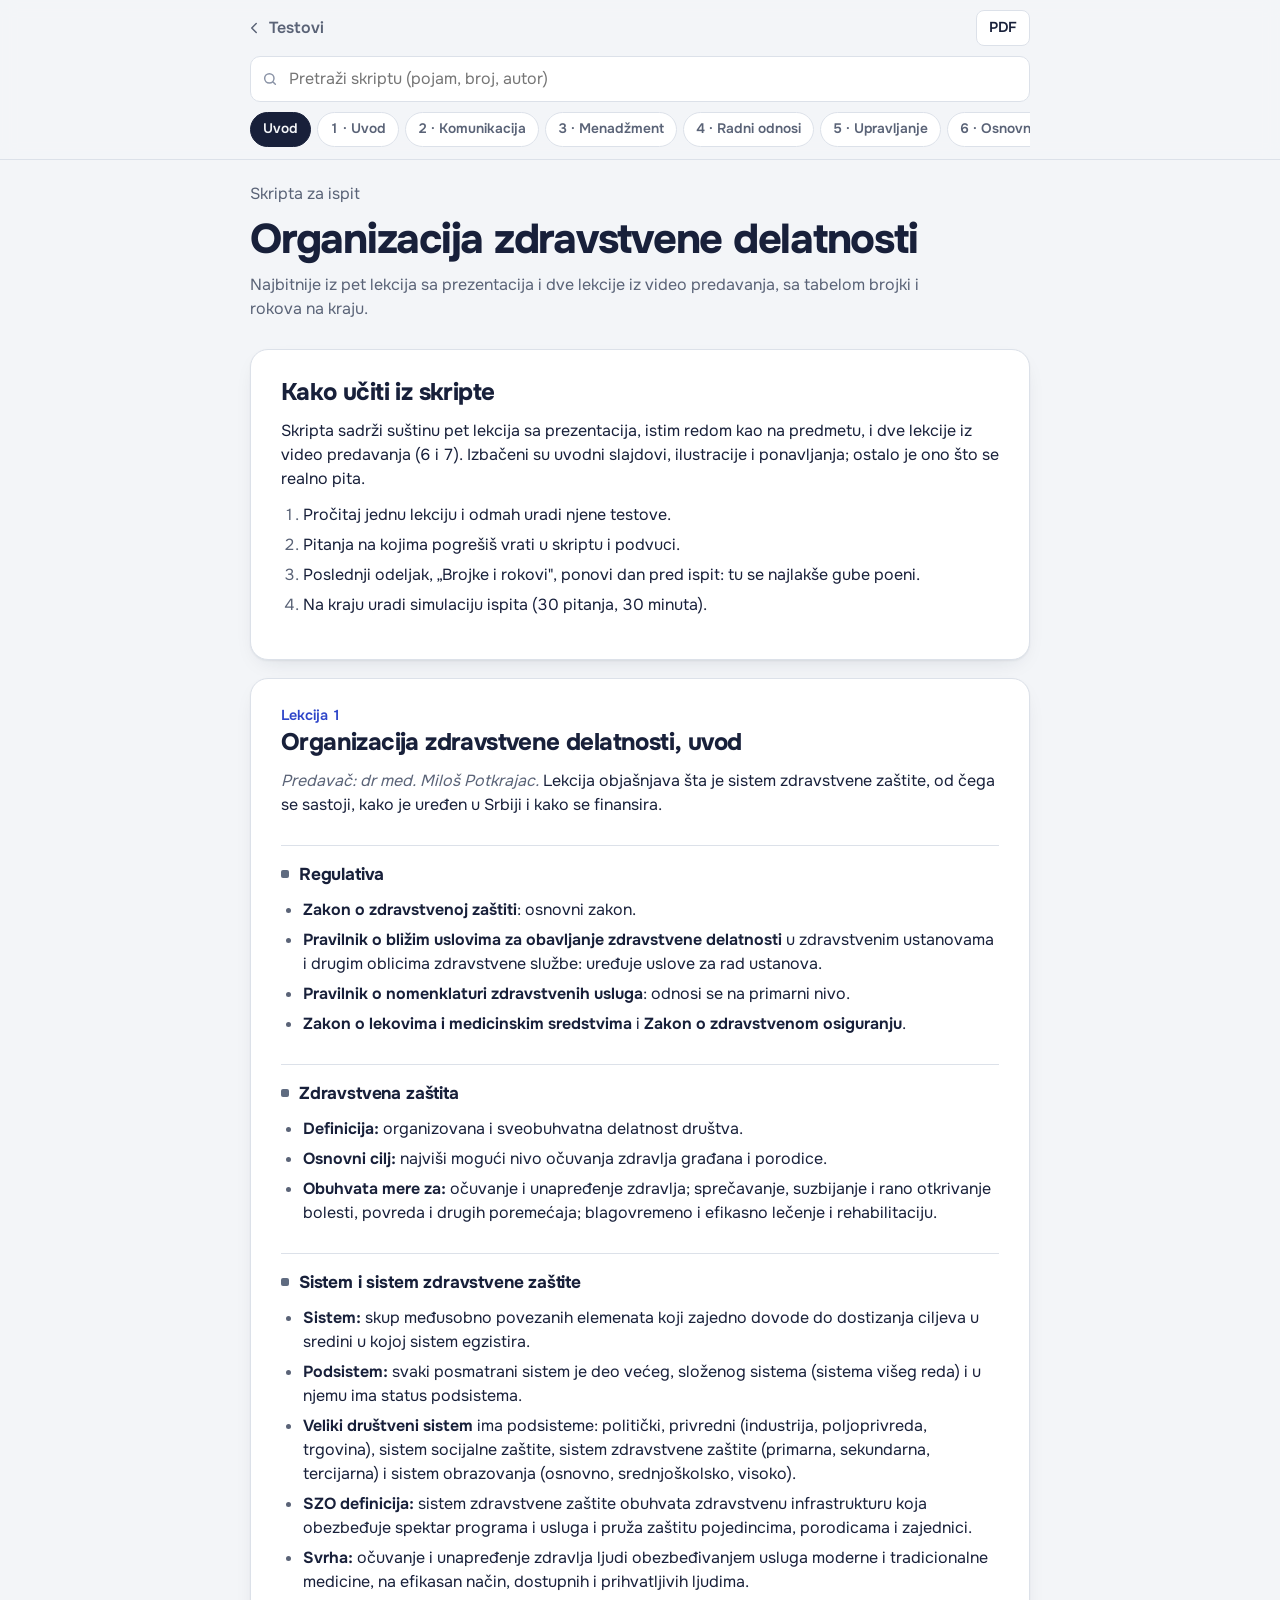
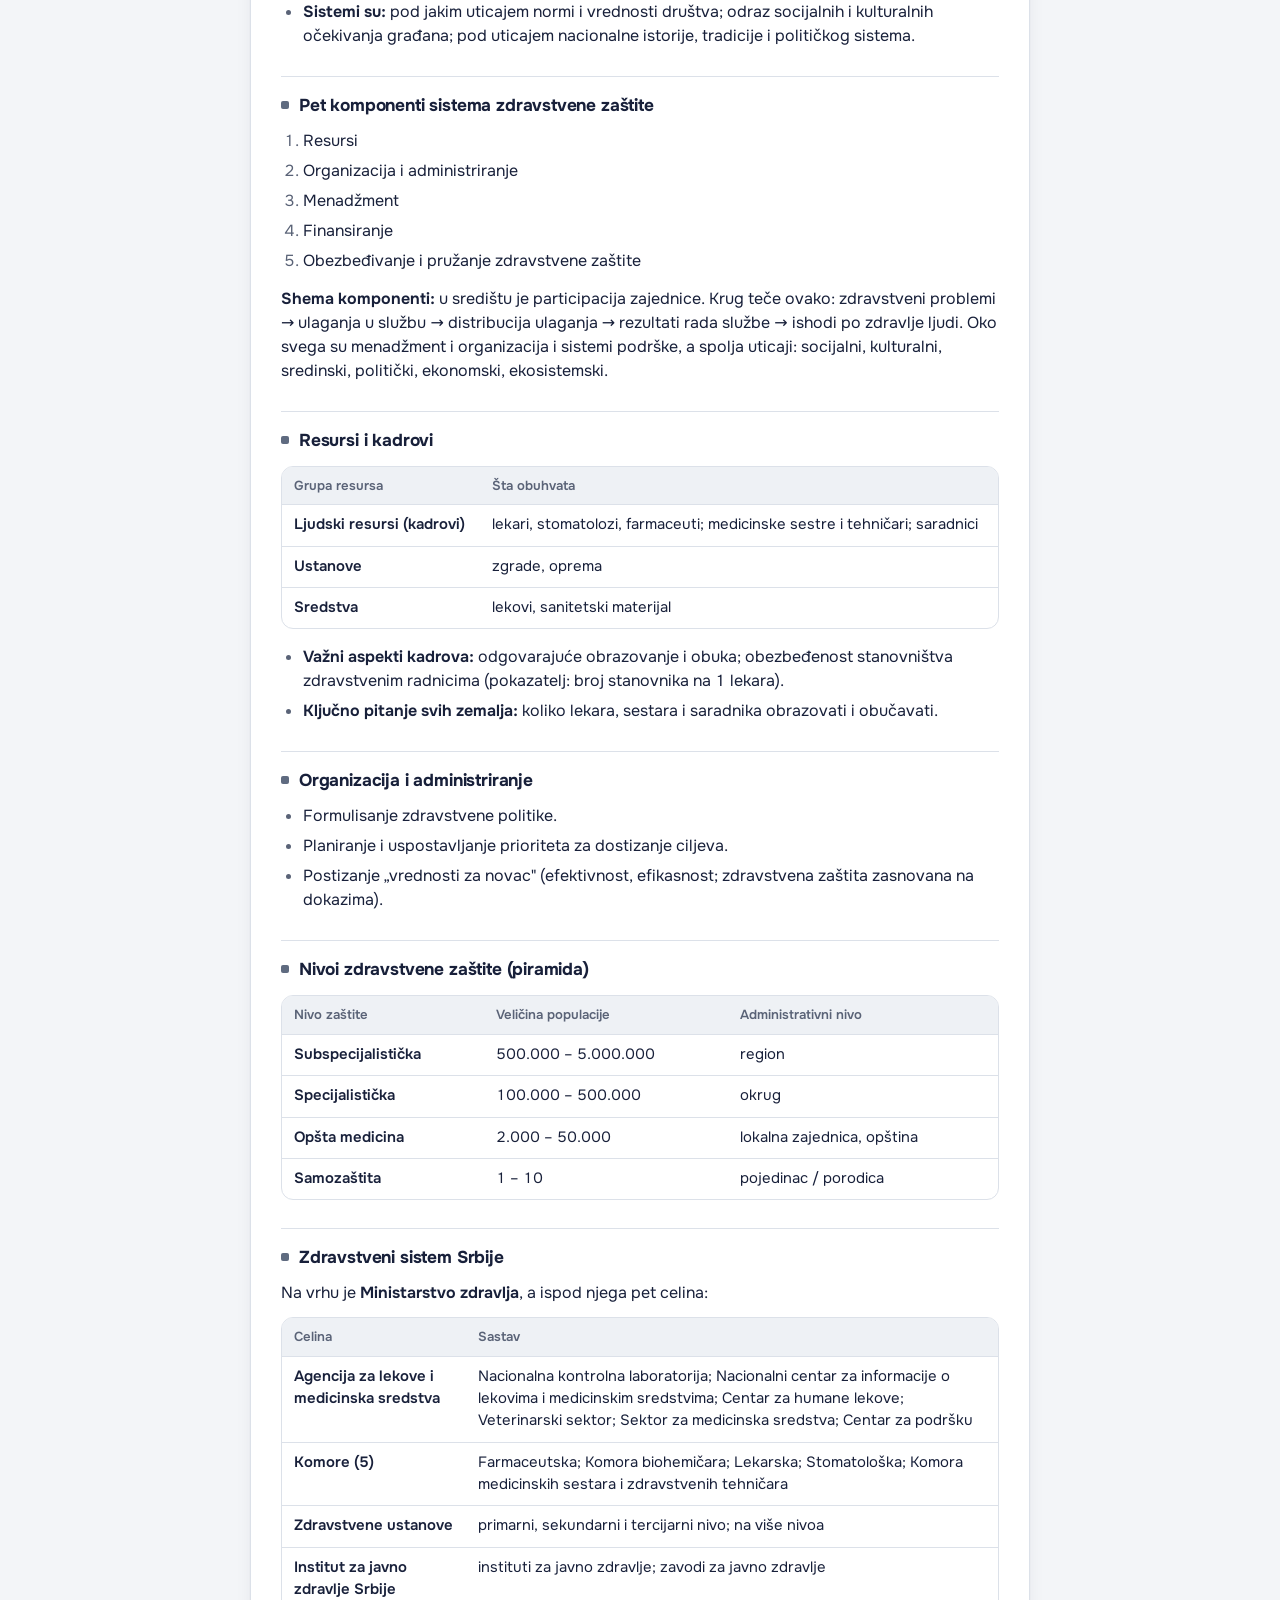
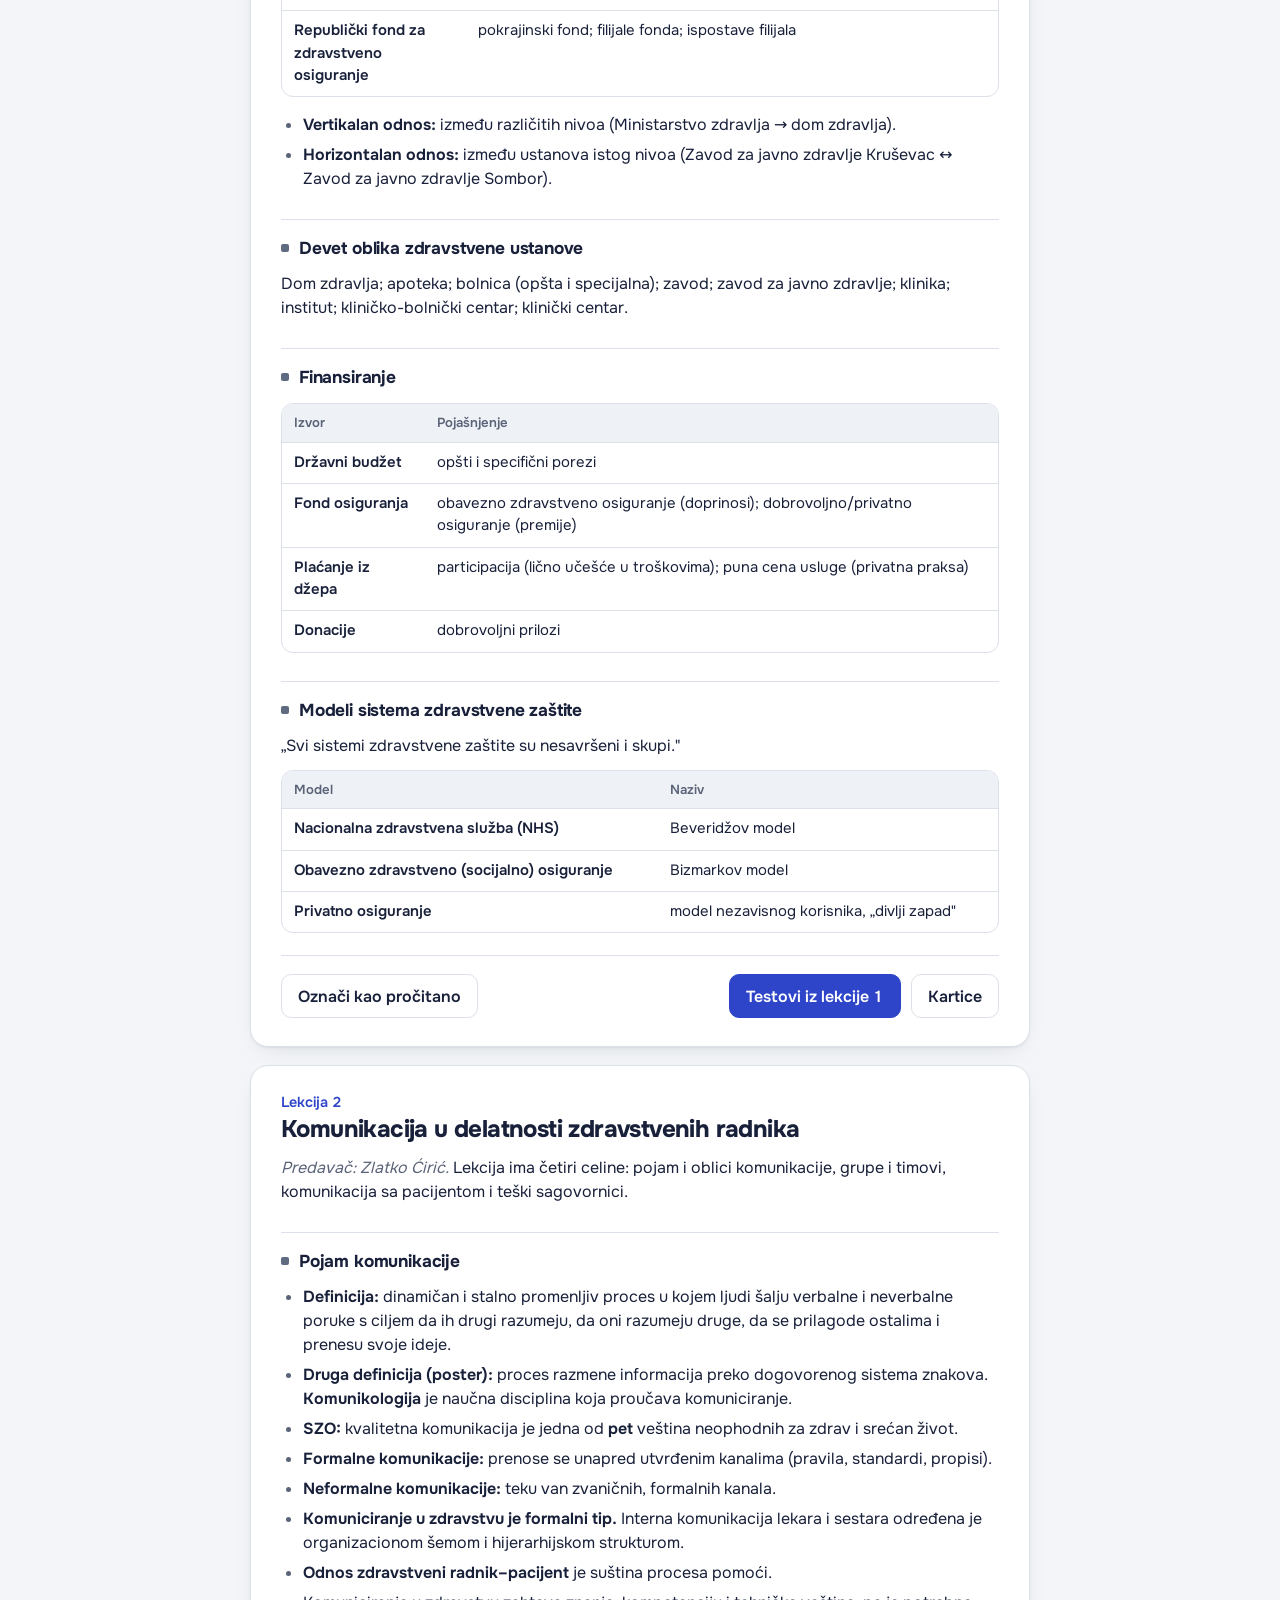
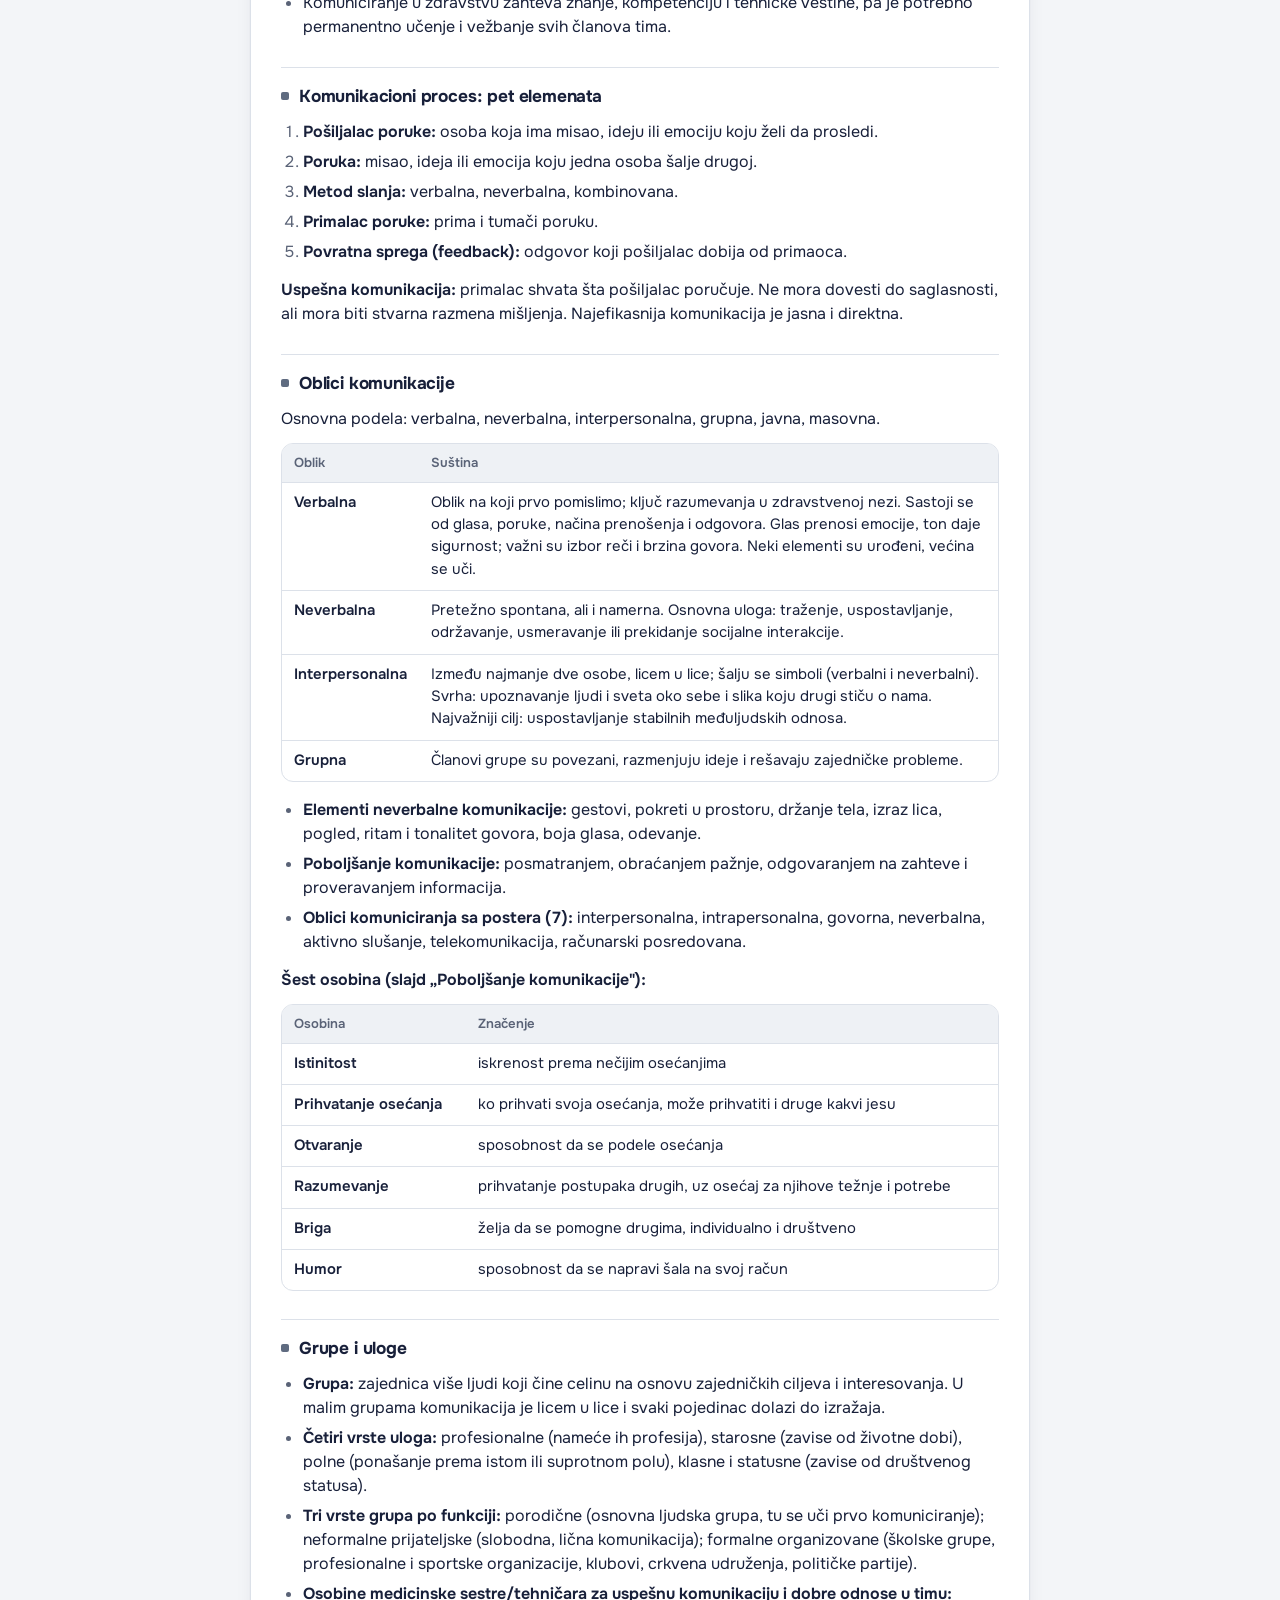
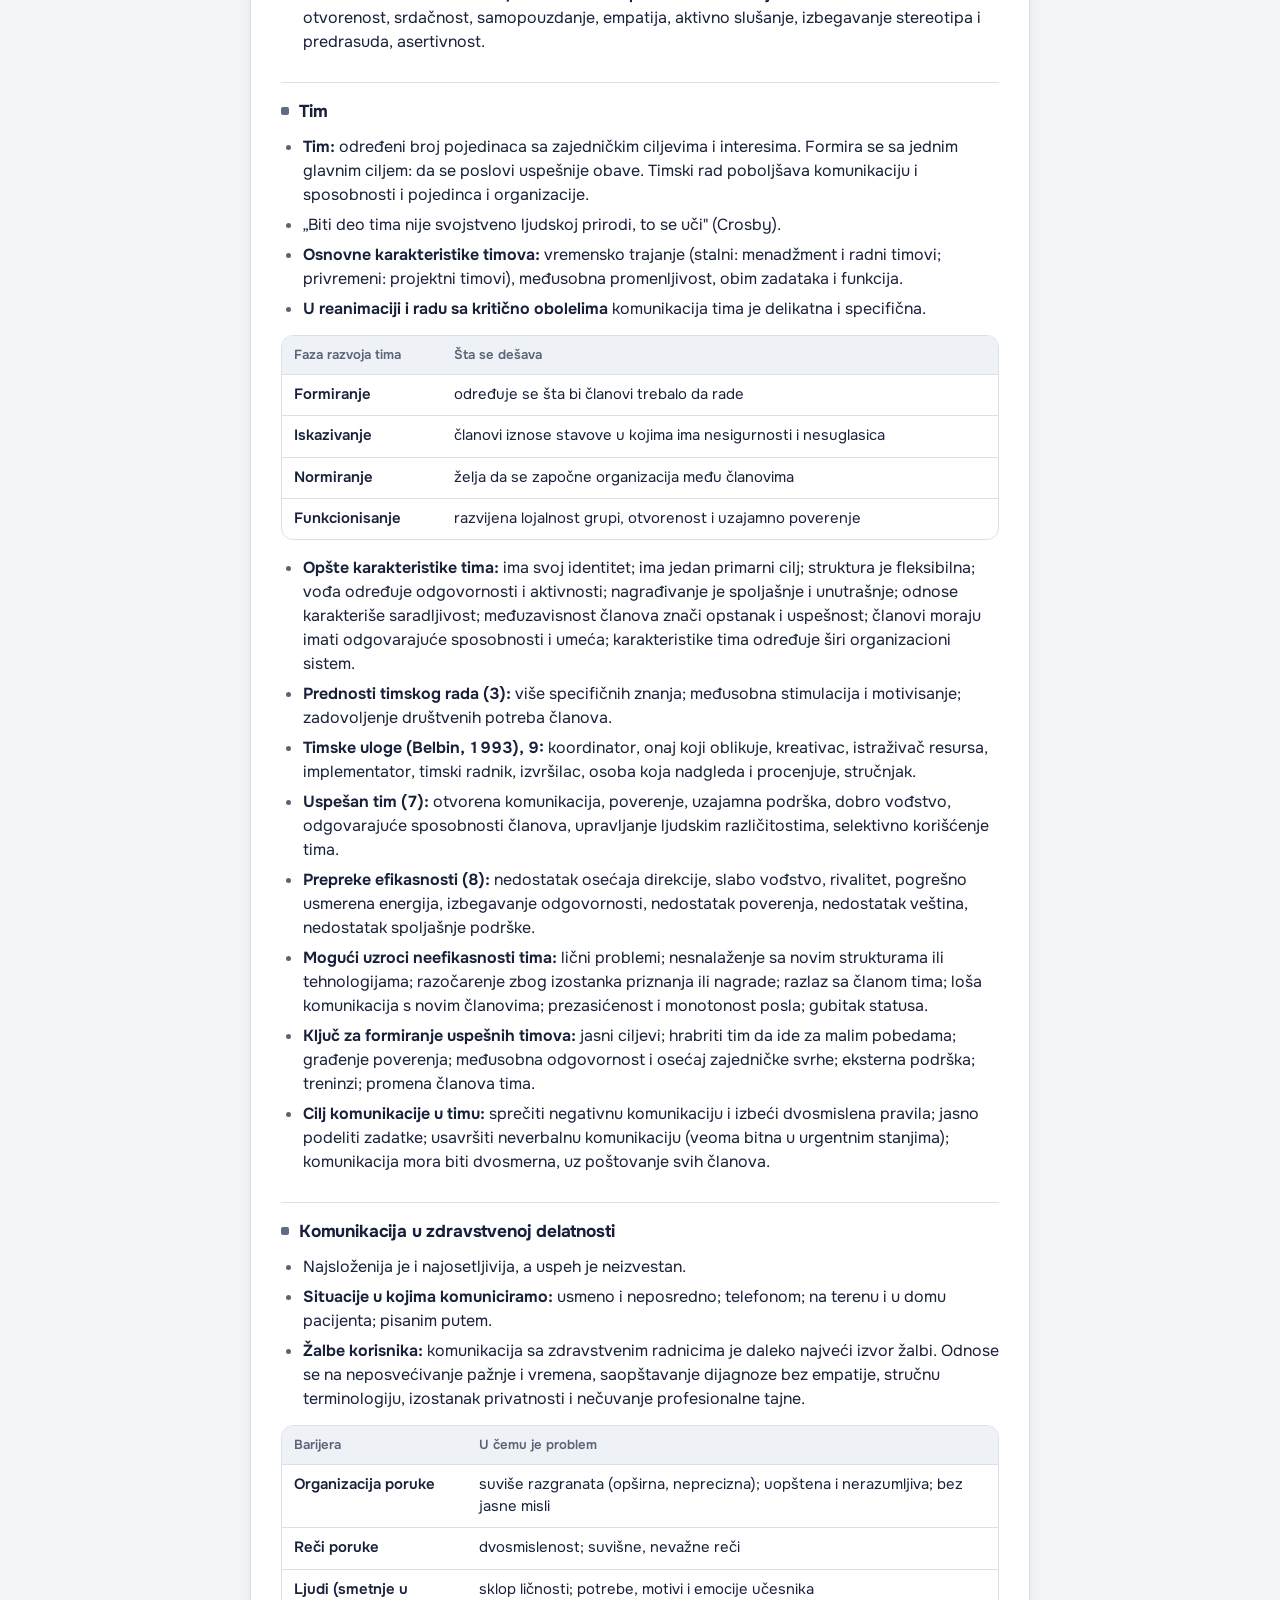
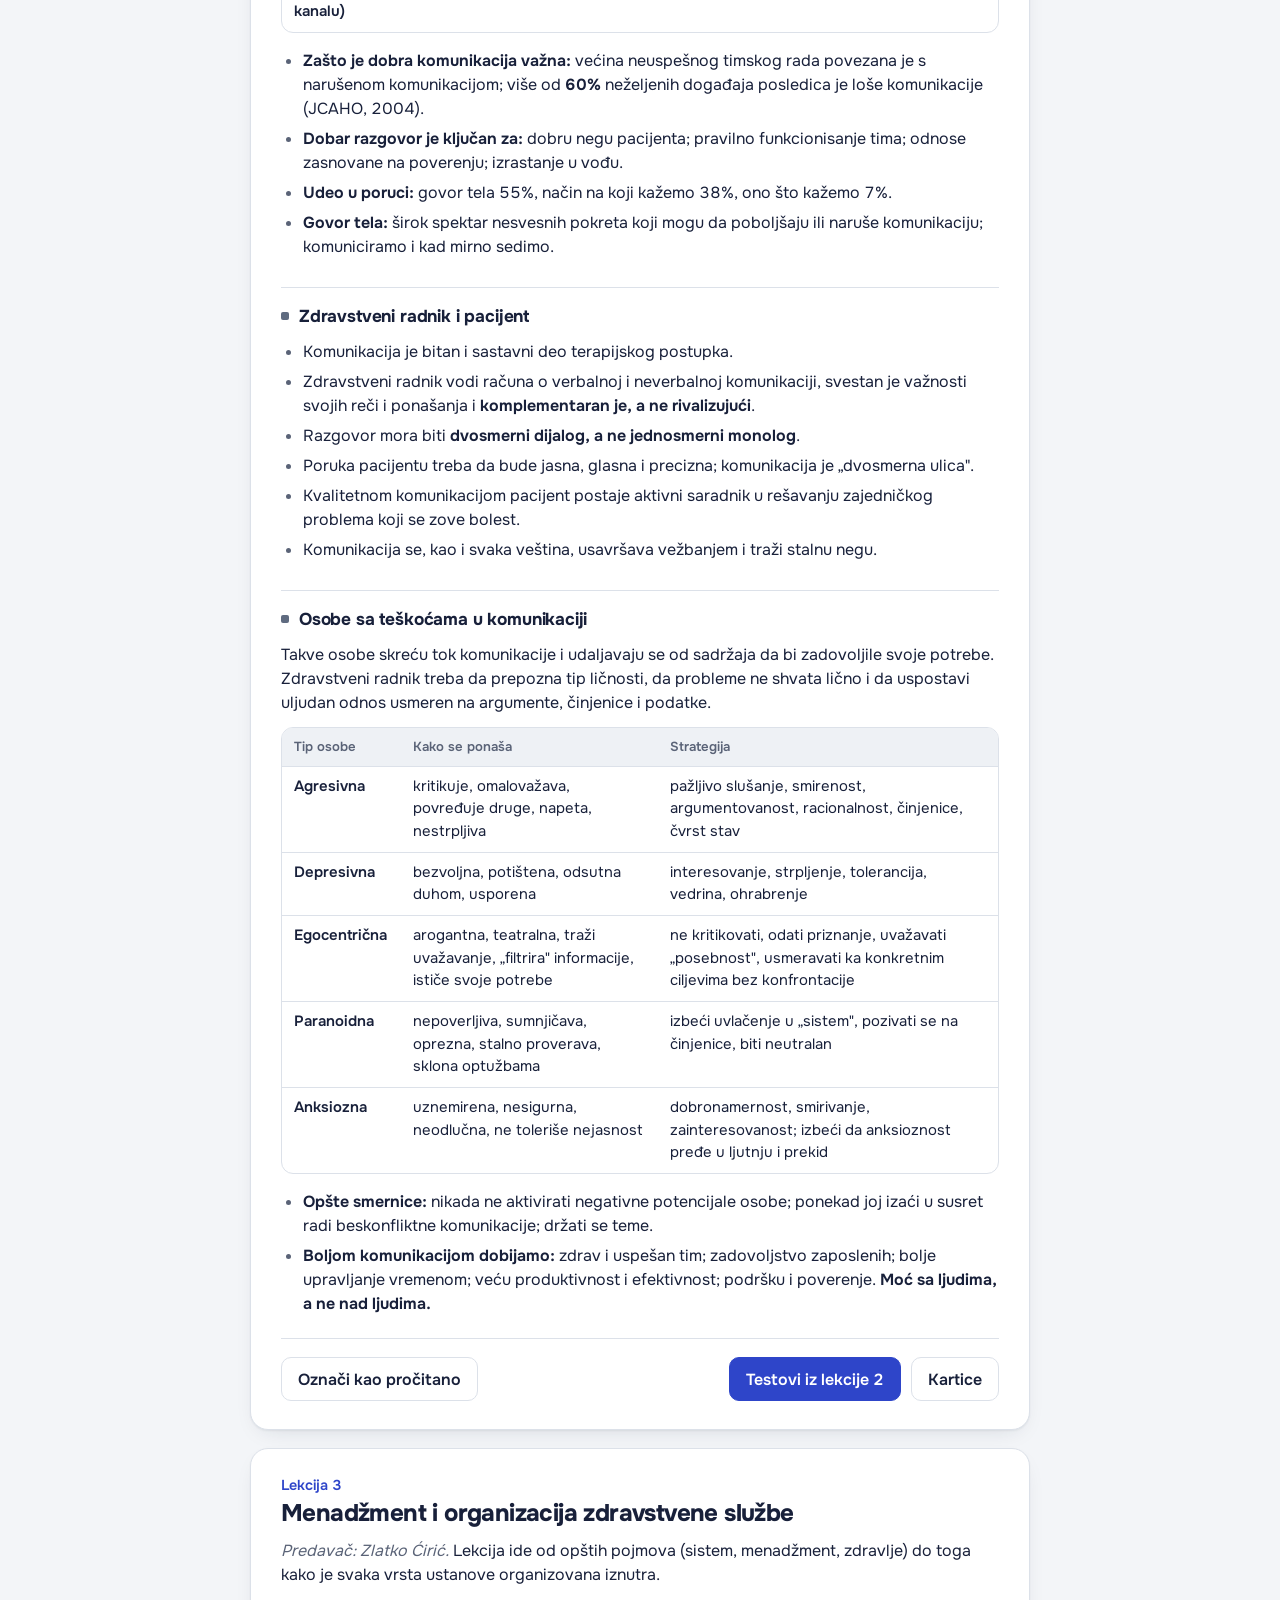
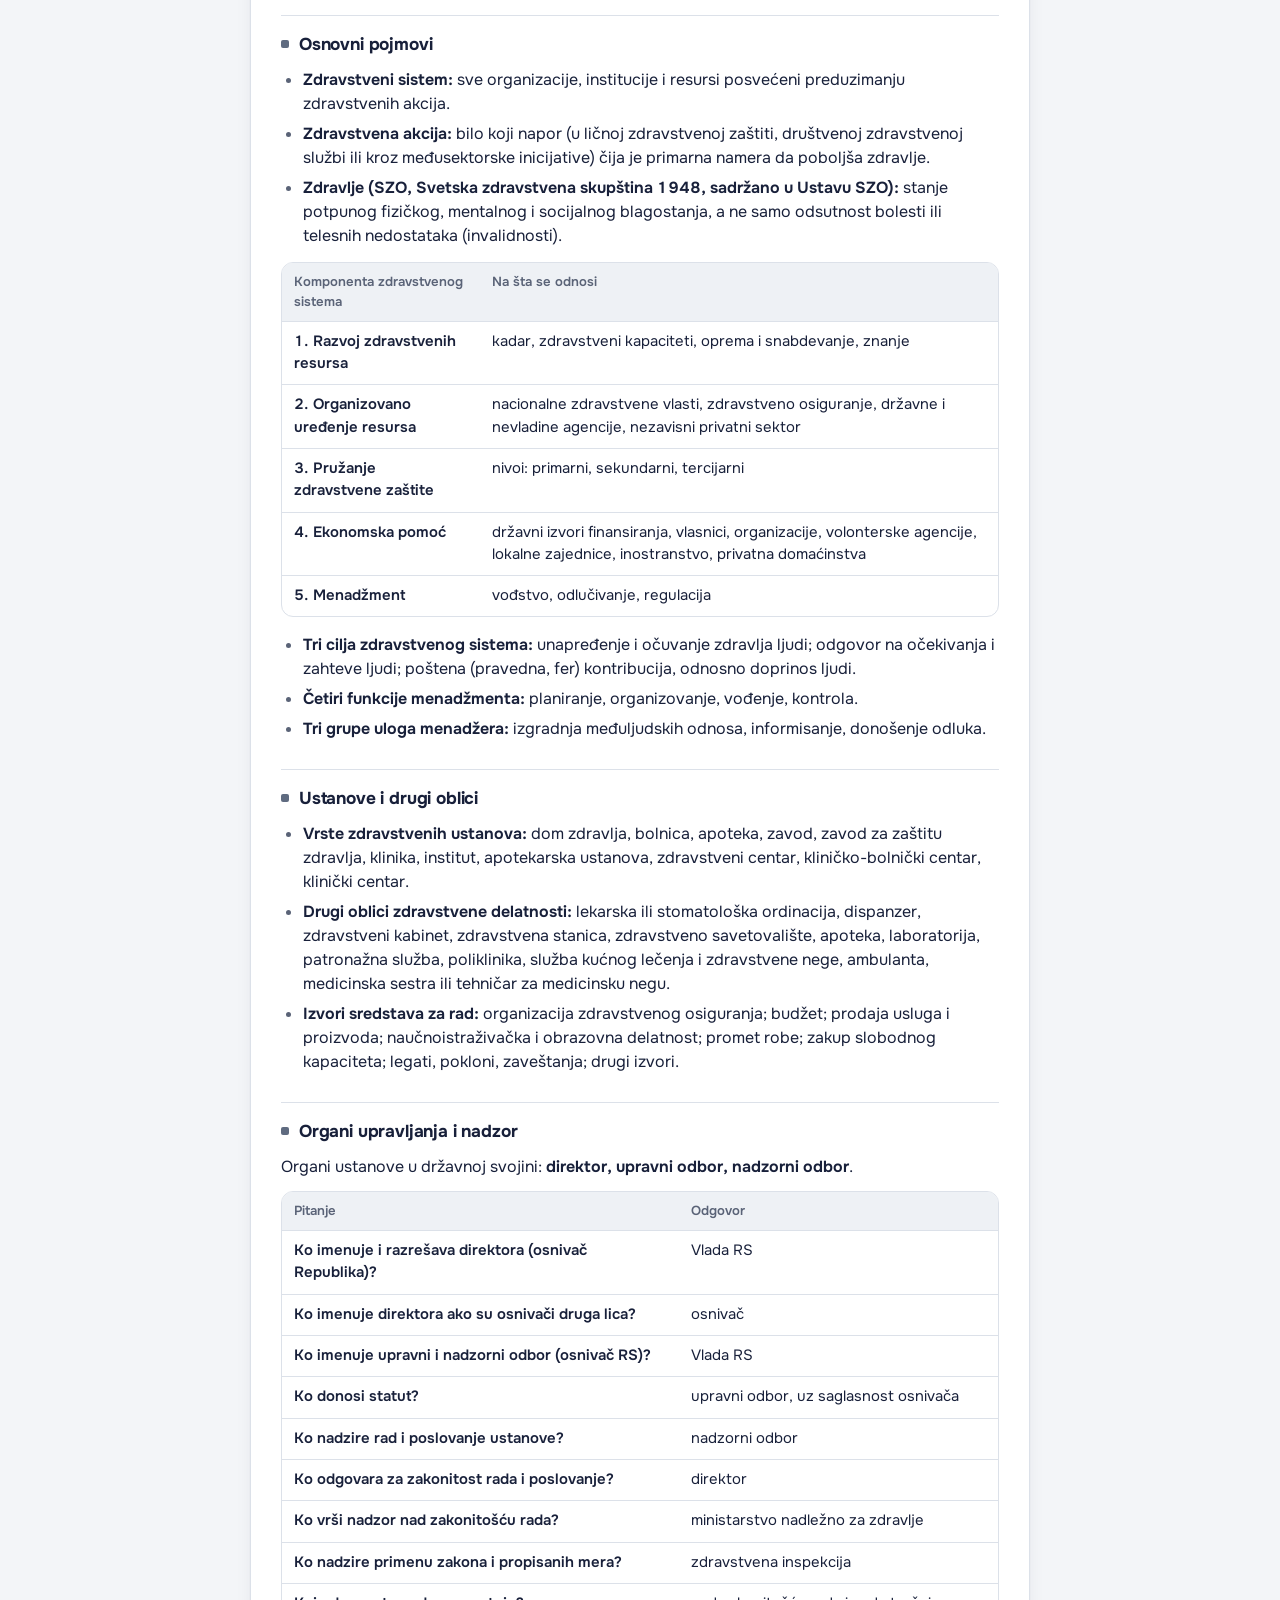
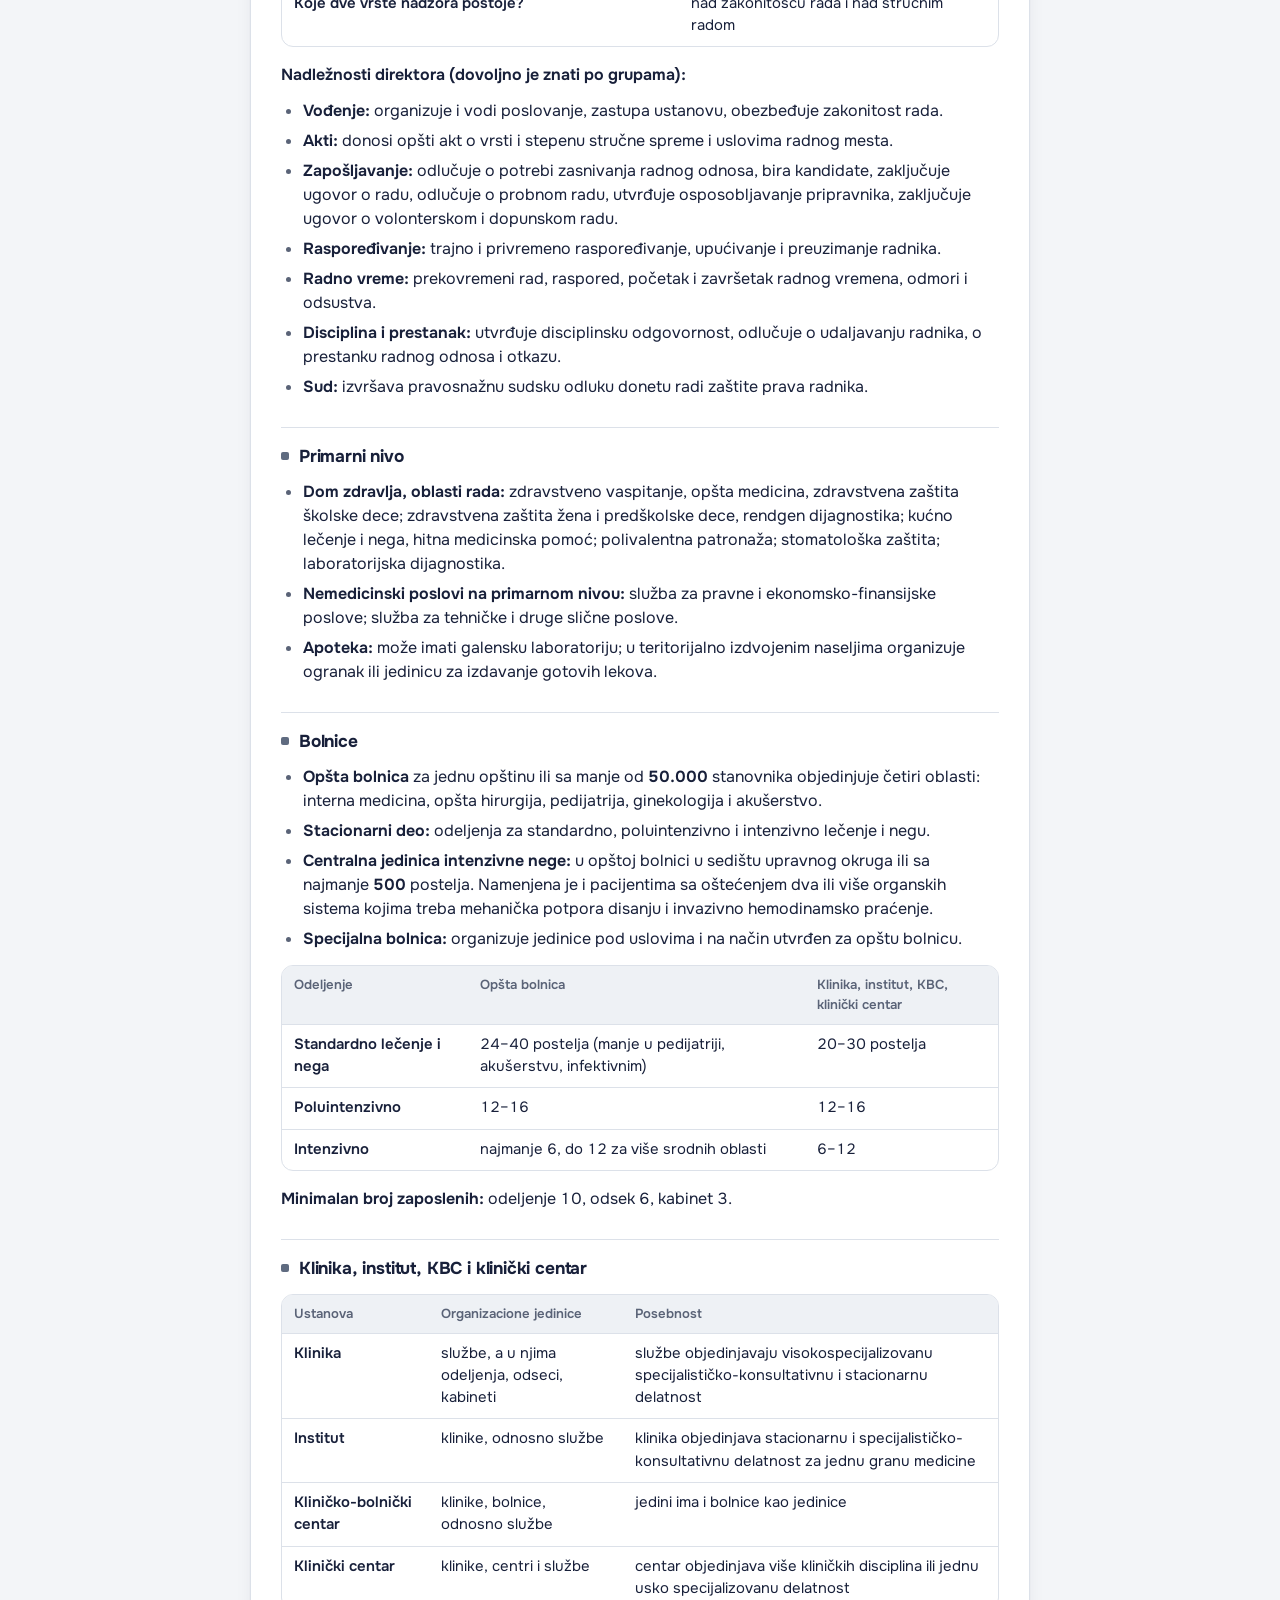
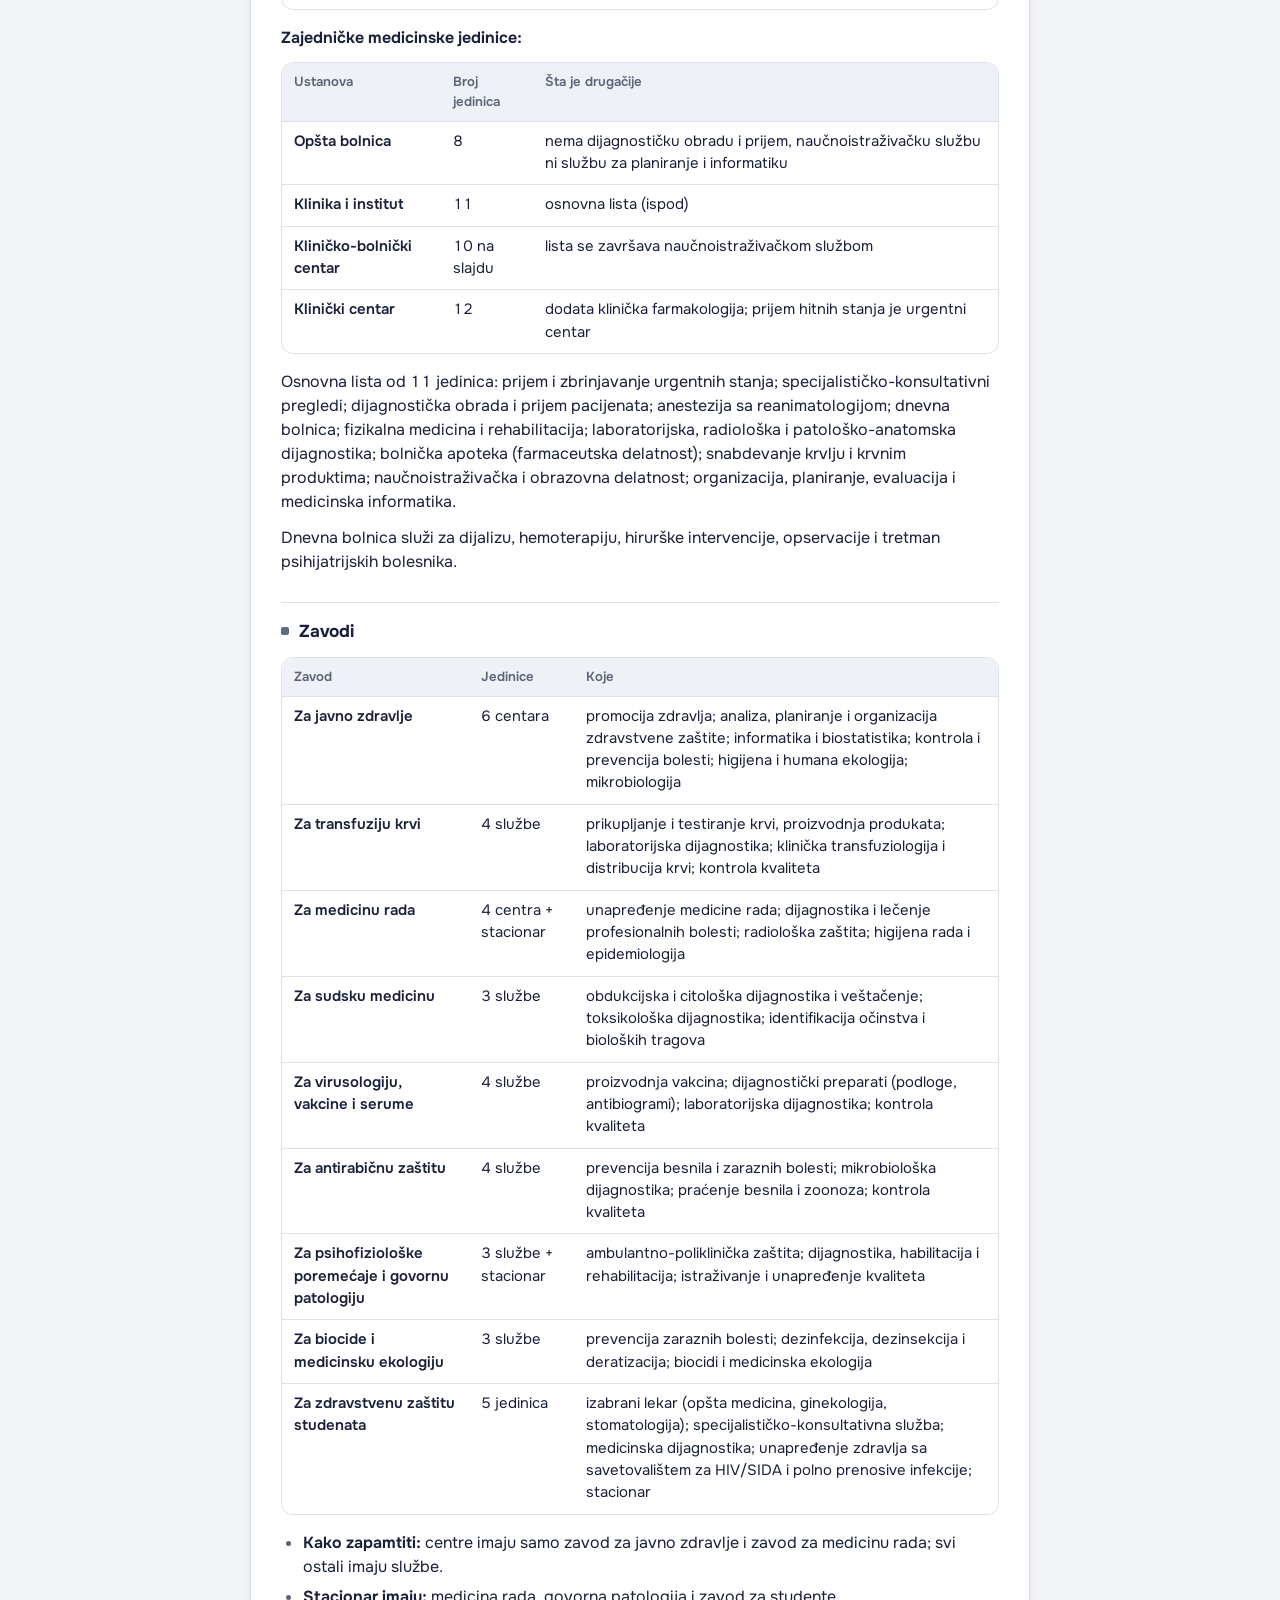
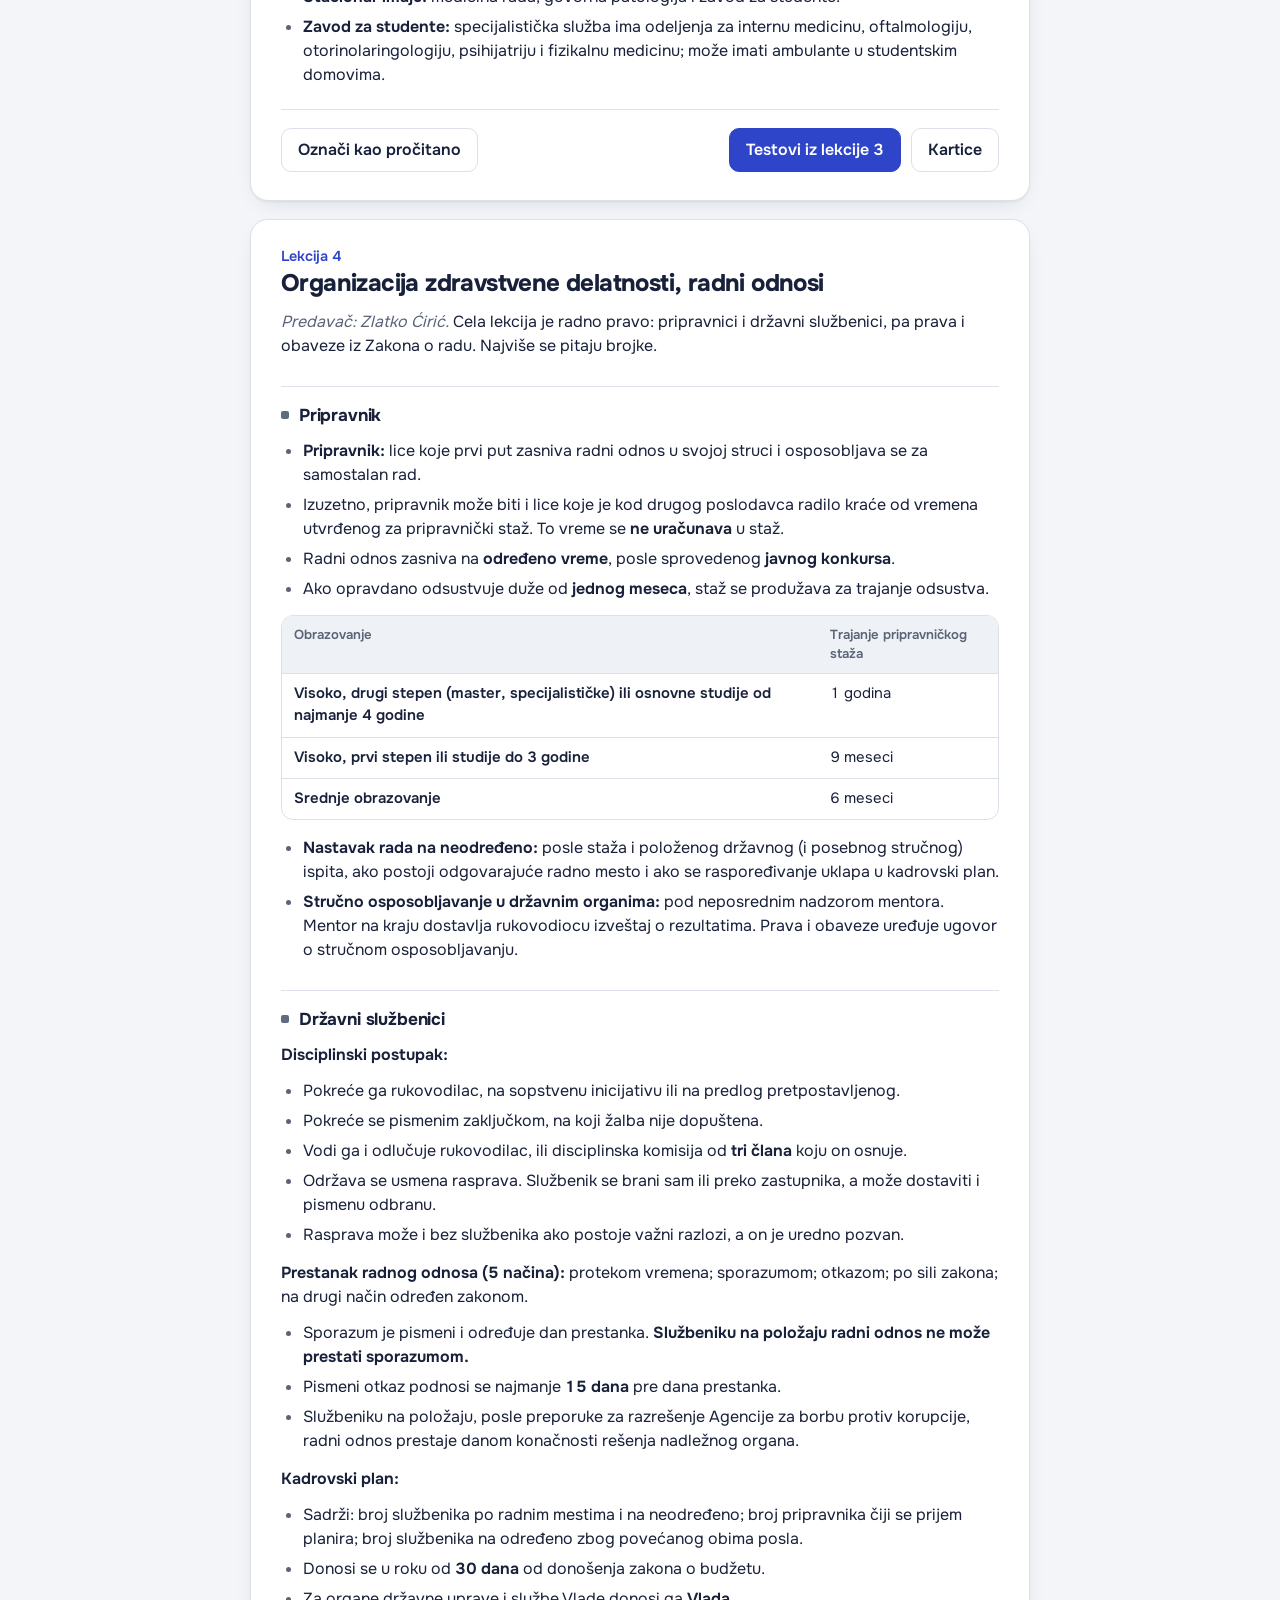
<file: organizacija-zdravstva/skripta.html>
<!DOCTYPE html>
<html lang="sr" data-s="oz">
<head>
<meta charset="utf-8">
<meta name="viewport" content="width=device-width, initial-scale=1, viewport-fit=cover">
<title>Skripta · Organizacija zdravstvene delatnosti</title>
<meta name="description" content="Skripta za ispit: Organizacija zdravstvene delatnosti.">
<meta name="theme-color" content="#F3F5F8" media="(prefers-color-scheme: light)">
<meta name="theme-color" content="#0F1422" media="(prefers-color-scheme: dark)">
<link rel="manifest" href="../manifest.webmanifest">
<link rel="icon" href="../assets/icons/icon.svg" type="image/svg+xml">
<link rel="apple-touch-icon" href="../assets/icons/apple-touch-icon.png">
<meta name="apple-mobile-web-app-title" content="Moji ispiti">
<link rel="preload" href="../assets/fonts/onest-latin.woff2" as="font" type="font/woff2" crossorigin>
<link rel="preload" href="../assets/fonts/onest-latin-ext.woff2" as="font" type="font/woff2" crossorigin>
<link rel="stylesheet" href="../assets/ui.css?v=9f301023b1">
<script src="../assets/core.js?v=9f301023b1"></script>
</head>
<body>
<a class="skip" href="#sadrzaj">Preskoči na sadržaj</a>
<header class="reader-top noprint"><div class="in">
  <div class="row" style="justify-content:space-between;flex-wrap:nowrap"><a class="back" href="index.html"><svg viewBox="0 0 24 24" fill="none" stroke="currentColor" stroke-width="2" stroke-linecap="round" stroke-linejoin="round" aria-hidden="true"><path d="M15 18l-6-6 6-6"/></svg><span style="white-space:nowrap;overflow:hidden;text-overflow:ellipsis">Testovi</span></a>
    <span class="row" style="gap:6px;flex-wrap:nowrap"><span class="muted small" id="readcount"></span><a class="btn sm" href="skripta.pdf" target="_blank" rel="noopener">PDF</a></span></div>
  <div class="search" role="search"><div class="sbox"><svg viewBox="0 0 24 24" fill="none" stroke="currentColor" stroke-width="2.2" stroke-linecap="round" aria-hidden="true"><circle cx="11" cy="11" r="7"/><path d="M20 20l-3.5-3.5"/></svg>
    <input class="input" id="q" type="search" placeholder="Pretraži skriptu (pojam, broj, autor)" aria-label="Pretraži skriptu" autocomplete="off" enterkeyhint="search"></div>
    <div class="hits" id="hits" role="listbox" hidden></div></div>
  <nav class="toc" id="toc" aria-label="Lekcije"><a href="#uvod">Uvod</a><a href="#l1" data-li="0">1 · Uvod</a><a href="#l2" data-li="1">2 · Komunikacija</a><a href="#l3" data-li="2">3 · Menadžment</a><a href="#l4" data-li="3">4 · Radni odnosi</a><a href="#l5" data-li="4">5 · Upravljanje</a><a href="#l6" data-li="5">6 · Osnovni principi</a><a href="#l7" data-li="6">7 · Ustanove i sestrinski menadžment</a><a href="#brojke">Brojke i rokovi</a></nav>
</div></header>
<main class="wrap narrow" id="sadrzaj" style="padding-top:22px">
<header class="reader-head"><p class="muted">Skripta za ispit</p><h1 class="h1">Organizacija zdravstvene delatnosti</h1><p class="lead">Najbitnije iz pet lekcija sa prezentacija i dve lekcije iz video predavanja, sa tabelom brojki i rokova na kraju.</p></header>
<div class="sections">
<section class="prose first" aria-labelledby="uvod"><h2 id="uvod">Kako učiti iz skripte</h2>
<p>Skripta sadrži suštinu pet lekcija sa prezentacija, istim redom kao na predmetu, i dve lekcije iz video predavanja (6 i 7). Izbačeni su uvodni slajdovi, ilustracije i ponavljanja; ostalo je ono što se realno pita.</p>
<ol>
<li>Pročitaj jednu lekciju i odmah uradi njene testove.</li>
<li>Pitanja na kojima pogrešiš vrati u skriptu i podvuci.</li>
<li>Poslednji odeljak, „Brojke i rokovi", ponovi dan pred ispit: tu se najlakše gube poeni.</li>
<li>Na kraju uradi simulaciju ispita (30 pitanja, 30 minuta).</li>
</ol>
</section>
<section class="prose" data-li="0" aria-labelledby="l1"><h2 id="l1"><span class="ln">Lekcija 1</span>Organizacija zdravstvene delatnosti, uvod</h2>
<p><em>Predavač: dr med. Miloš Potkrajac.</em> Lekcija objašnjava šta je sistem zdravstvene zaštite, od čega se sastoji, kako je uređen u Srbiji i kako se finansira.</p>
<h3 id="l1-1">Regulativa</h3>
<ul>
<li><strong>Zakon o zdravstvenoj zaštiti</strong>: osnovni zakon.</li>
<li><strong>Pravilnik o bližim uslovima za obavljanje zdravstvene delatnosti</strong> u zdravstvenim ustanovama i drugim oblicima zdravstvene službe: uređuje uslove za rad ustanova.</li>
<li><strong>Pravilnik o nomenklaturi zdravstvenih usluga</strong>: odnosi se na primarni nivo.</li>
<li><strong>Zakon o lekovima i medicinskim sredstvima</strong> i <strong>Zakon o zdravstvenom osiguranju</strong>.</li>
</ul>
<h3 id="l1-2">Zdravstvena zaštita</h3>
<ul>
<li><strong>Definicija:</strong> organizovana i sveobuhvatna delatnost društva.</li>
<li><strong>Osnovni cilj:</strong> najviši mogući nivo očuvanja zdravlja građana i porodice.</li>
<li><strong>Obuhvata mere za:</strong> očuvanje i unapređenje zdravlja; sprečavanje, suzbijanje i rano otkrivanje bolesti, povreda i drugih poremećaja; blagovremeno i efikasno lečenje i rehabilitaciju.</li>
</ul>
<h3 id="l1-3">Sistem i sistem zdravstvene zaštite</h3>
<ul>
<li><strong>Sistem:</strong> skup međusobno povezanih elemenata koji zajedno dovode do dostizanja ciljeva u sredini u kojoj sistem egzistira.</li>
<li><strong>Podsistem:</strong> svaki posmatrani sistem je deo većeg, složenog sistema (sistema višeg reda) i u njemu ima status podsistema.</li>
<li><strong>Veliki društveni sistem</strong> ima podsisteme: politički, privredni (industrija, poljoprivreda, trgovina), sistem socijalne zaštite, sistem zdravstvene zaštite (primarna, sekundarna, tercijarna) i sistem obrazovanja (osnovno, srednjoškolsko, visoko).</li>
<li><strong>SZO definicija:</strong> sistem zdravstvene zaštite obuhvata zdravstvenu infrastrukturu koja obezbeđuje spektar programa i usluga i pruža zaštitu pojedincima, porodicama i zajednici.</li>
<li><strong>Svrha:</strong> očuvanje i unapređenje zdravlja ljudi obezbeđivanjem usluga moderne i tradicionalne medicine, na efikasan način, dostupnih i prihvatljivih ljudima.</li>
<li><strong>Sistemi su:</strong> pod jakim uticajem normi i vrednosti društva; odraz socijalnih i kulturalnih očekivanja građana; pod uticajem nacionalne istorije, tradicije i političkog sistema.</li>
</ul>
<h3 id="l1-4">Pet komponenti sistema zdravstvene zaštite</h3>
<ol>
<li>Resursi</li>
<li>Organizacija i administriranje</li>
<li>Menadžment</li>
<li>Finansiranje</li>
<li>Obezbeđivanje i pružanje zdravstvene zaštite</li>
</ol>
<p><strong>Shema komponenti:</strong> u središtu je participacija zajednice. Krug teče ovako: zdravstveni problemi → ulaganja u službu → distribucija ulaganja → rezultati rada službe → ishodi po zdravlje ljudi. Oko svega su menadžment i organizacija i sistemi podrške, a spolja uticaji: socijalni, kulturalni, sredinski, politički, ekonomski, ekosistemski.</p>
<h3 id="l1-5">Resursi i kadrovi</h3>
<div class="tw" tabindex="0" role="region" aria-label="Tabela 1"><table>
<thead>
<tr>
<th>Grupa resursa</th>
<th>Šta obuhvata</th>
</tr>
</thead>
<tbody>
<tr>
<td>Ljudski resursi (kadrovi)</td>
<td>lekari, stomatolozi, farmaceuti; medicinske sestre i tehničari; saradnici</td>
</tr>
<tr>
<td>Ustanove</td>
<td>zgrade, oprema</td>
</tr>
<tr>
<td>Sredstva</td>
<td>lekovi, sanitetski materijal</td>
</tr>
</tbody>
</table></div>
<ul>
<li><strong>Važni aspekti kadrova:</strong> odgovarajuće obrazovanje i obuka; obezbeđenost stanovništva zdravstvenim radnicima (pokazatelj: broj stanovnika na 1 lekara).</li>
<li><strong>Ključno pitanje svih zemalja:</strong> koliko lekara, sestara i saradnika obrazovati i obučavati.</li>
</ul>
<h3 id="l1-6">Organizacija i administriranje</h3>
<ul>
<li>Formulisanje zdravstvene politike.</li>
<li>Planiranje i uspostavljanje prioriteta za dostizanje ciljeva.</li>
<li>Postizanje „vrednosti za novac" (efektivnost, efikasnost; zdravstvena zaštita zasnovana na dokazima).</li>
</ul>
<h3 id="l1-7">Nivoi zdravstvene zaštite (piramida)</h3>
<div class="tw" tabindex="0" role="region" aria-label="Tabela 2"><table>
<thead>
<tr>
<th>Nivo zaštite</th>
<th>Veličina populacije</th>
<th>Administrativni nivo</th>
</tr>
</thead>
<tbody>
<tr>
<td>Subspecijalistička</td>
<td>500.000 – 5.000.000</td>
<td>region</td>
</tr>
<tr>
<td>Specijalistička</td>
<td>100.000 – 500.000</td>
<td>okrug</td>
</tr>
<tr>
<td>Opšta medicina</td>
<td>2.000 – 50.000</td>
<td>lokalna zajednica, opština</td>
</tr>
<tr>
<td>Samozaštita</td>
<td>1 – 10</td>
<td>pojedinac / porodica</td>
</tr>
</tbody>
</table></div>
<h3 id="l1-8">Zdravstveni sistem Srbije</h3>
<p>Na vrhu je <strong>Ministarstvo zdravlja</strong>, a ispod njega pet celina:</p>
<div class="tw" tabindex="0" role="region" aria-label="Tabela 3"><table>
<thead>
<tr>
<th>Celina</th>
<th>Sastav</th>
</tr>
</thead>
<tbody>
<tr>
<td>Agencija za lekove i medicinska sredstva</td>
<td>Nacionalna kontrolna laboratorija; Nacionalni centar za informacije o lekovima i medicinskim sredstvima; Centar za humane lekove; Veterinarski sektor; Sektor za medicinska sredstva; Centar za podršku</td>
</tr>
<tr>
<td>Komore (5)</td>
<td>Farmaceutska; Komora biohemičara; Lekarska; Stomatološka; Komora medicinskih sestara i zdravstvenih tehničara</td>
</tr>
<tr>
<td>Zdravstvene ustanove</td>
<td>primarni, sekundarni i tercijarni nivo; na više nivoa</td>
</tr>
<tr>
<td>Institut za javno zdravlje Srbije</td>
<td>instituti za javno zdravlje; zavodi za javno zdravlje</td>
</tr>
<tr>
<td>Republički fond za zdravstveno osiguranje</td>
<td>pokrajinski fond; filijale fonda; ispostave filijala</td>
</tr>
</tbody>
</table></div>
<ul>
<li><strong>Vertikalan odnos:</strong> između različitih nivoa (Ministarstvo zdravlja → dom zdravlja).</li>
<li><strong>Horizontalan odnos:</strong> između ustanova istog nivoa (Zavod za javno zdravlje Kruševac ↔ Zavod za javno zdravlje Sombor).</li>
</ul>
<h3 id="l1-9">Devet oblika zdravstvene ustanove</h3>
<p>Dom zdravlja; apoteka; bolnica (opšta i specijalna); zavod; zavod za javno zdravlje; klinika; institut; kliničko-bolnički centar; klinički centar.</p>
<h3 id="l1-10">Finansiranje</h3>
<div class="tw" tabindex="0" role="region" aria-label="Tabela 4"><table>
<thead>
<tr>
<th>Izvor</th>
<th>Pojašnjenje</th>
</tr>
</thead>
<tbody>
<tr>
<td>Državni budžet</td>
<td>opšti i specifični porezi</td>
</tr>
<tr>
<td>Fond osiguranja</td>
<td>obavezno zdravstveno osiguranje (doprinosi); dobrovoljno/privatno osiguranje (premije)</td>
</tr>
<tr>
<td>Plaćanje iz džepa</td>
<td>participacija (lično učešće u troškovima); puna cena usluge (privatna praksa)</td>
</tr>
<tr>
<td>Donacije</td>
<td>dobrovoljni prilozi</td>
</tr>
</tbody>
</table></div>
<h3 id="l1-11">Modeli sistema zdravstvene zaštite</h3>
<p>„Svi sistemi zdravstvene zaštite su nesavršeni i skupi."</p>
<div class="tw" tabindex="0" role="region" aria-label="Tabela 5"><table>
<thead>
<tr>
<th>Model</th>
<th>Naziv</th>
</tr>
</thead>
<tbody>
<tr>
<td>Nacionalna zdravstvena služba (NHS)</td>
<td>Beveridžov model</td>
</tr>
<tr>
<td>Obavezno zdravstveno (socijalno) osiguranje</td>
<td>Bizmarkov model</td>
</tr>
<tr>
<td>Privatno osiguranje</td>
<td>model nezavisnog korisnika, „divlji zapad"</td>
</tr>
</tbody>
</table></div>
<div class="lesson-end" data-li="0"><button class="btn read" data-read="0" aria-pressed="false">Označi kao pročitano</button><a class="btn primary" href="index.html#lekcija=1">Testovi iz lekcije 1</a><a class="btn" href="index.html#kartice=1">Kartice</a></div></section>
<section class="prose" data-li="1" aria-labelledby="l2"><h2 id="l2"><span class="ln">Lekcija 2</span>Komunikacija u delatnosti zdravstvenih radnika</h2>
<p><em>Predavač: Zlatko Ćirić.</em> Lekcija ima četiri celine: pojam i oblici komunikacije, grupe i timovi, komunikacija sa pacijentom i teški sagovornici.</p>
<h3 id="l2-1">Pojam komunikacije</h3>
<ul>
<li><strong>Definicija:</strong> dinamičan i stalno promenljiv proces u kojem ljudi šalju verbalne i neverbalne poruke s ciljem da ih drugi razumeju, da oni razumeju druge, da se prilagode ostalima i prenesu svoje ideje.</li>
<li><strong>Druga definicija (poster):</strong> proces razmene informacija preko dogovorenog sistema znakova. <strong>Komunikologija</strong> je naučna disciplina koja proučava komuniciranje.</li>
<li><strong>SZO:</strong> kvalitetna komunikacija je jedna od <strong>pet</strong> veština neophodnih za zdrav i srećan život.</li>
<li><strong>Formalne komunikacije:</strong> prenose se unapred utvrđenim kanalima (pravila, standardi, propisi).</li>
<li><strong>Neformalne komunikacije:</strong> teku van zvaničnih, formalnih kanala.</li>
<li><strong>Komuniciranje u zdravstvu je formalni tip.</strong> Interna komunikacija lekara i sestara određena je organizacionom šemom i hijerarhijskom strukturom.</li>
<li><strong>Odnos zdravstveni radnik–pacijent</strong> je suština procesa pomoći.</li>
<li>Komuniciranje u zdravstvu zahteva znanje, kompetenciju i tehničke veštine, pa je potrebno permanentno učenje i vežbanje svih članova tima.</li>
</ul>
<h3 id="l2-2">Komunikacioni proces: pet elemenata</h3>
<ol>
<li><strong>Pošiljalac poruke:</strong> osoba koja ima misao, ideju ili emociju koju želi da prosledi.</li>
<li><strong>Poruka:</strong> misao, ideja ili emocija koju jedna osoba šalje drugoj.</li>
<li><strong>Metod slanja:</strong> verbalna, neverbalna, kombinovana.</li>
<li><strong>Primalac poruke:</strong> prima i tumači poruku.</li>
<li><strong>Povratna sprega (feedback):</strong> odgovor koji pošiljalac dobija od primaoca.</li>
</ol>
<p><strong>Uspešna komunikacija:</strong> primalac shvata šta pošiljalac poručuje. Ne mora dovesti do saglasnosti, ali mora biti stvarna razmena mišljenja. Najefikasnija komunikacija je jasna i direktna.</p>
<h3 id="l2-3">Oblici komunikacije</h3>
<p>Osnovna podela: verbalna, neverbalna, interpersonalna, grupna, javna, masovna.</p>
<div class="tw" tabindex="0" role="region" aria-label="Tabela 6"><table>
<thead>
<tr>
<th>Oblik</th>
<th>Suština</th>
</tr>
</thead>
<tbody>
<tr>
<td>Verbalna</td>
<td>Oblik na koji prvo pomislimo; ključ razumevanja u zdravstvenoj nezi. Sastoji se od glasa, poruke, načina prenošenja i odgovora. Glas prenosi emocije, ton daje sigurnost; važni su izbor reči i brzina govora. Neki elementi su urođeni, većina se uči.</td>
</tr>
<tr>
<td>Neverbalna</td>
<td>Pretežno spontana, ali i namerna. Osnovna uloga: traženje, uspostavljanje, održavanje, usmeravanje ili prekidanje socijalne interakcije.</td>
</tr>
<tr>
<td>Interpersonalna</td>
<td>Između najmanje dve osobe, licem u lice; šalju se simboli (verbalni i neverbalni). Svrha: upoznavanje ljudi i sveta oko sebe i slika koju drugi stiču o nama. Najvažniji cilj: uspostavljanje stabilnih međuljudskih odnosa.</td>
</tr>
<tr>
<td>Grupna</td>
<td>Članovi grupe su povezani, razmenjuju ideje i rešavaju zajedničke probleme.</td>
</tr>
</tbody>
</table></div>
<ul>
<li><strong>Elementi neverbalne komunikacije:</strong> gestovi, pokreti u prostoru, držanje tela, izraz lica, pogled, ritam i tonalitet govora, boja glasa, odevanje.</li>
<li><strong>Poboljšanje komunikacije:</strong> posmatranjem, obraćanjem pažnje, odgovaranjem na zahteve i proveravanjem informacija.</li>
<li><strong>Oblici komuniciranja sa postera (7):</strong> interpersonalna, intrapersonalna, govorna, neverbalna, aktivno slušanje, telekomunikacija, računarski posredovana.</li>
</ul>
<p><strong>Šest osobina (slajd „Poboljšanje komunikacije"):</strong></p>
<div class="tw" tabindex="0" role="region" aria-label="Tabela 7"><table>
<thead>
<tr>
<th>Osobina</th>
<th>Značenje</th>
</tr>
</thead>
<tbody>
<tr>
<td>Istinitost</td>
<td>iskrenost prema nečijim osećanjima</td>
</tr>
<tr>
<td>Prihvatanje osećanja</td>
<td>ko prihvati svoja osećanja, može prihvatiti i druge kakvi jesu</td>
</tr>
<tr>
<td>Otvaranje</td>
<td>sposobnost da se podele osećanja</td>
</tr>
<tr>
<td>Razumevanje</td>
<td>prihvatanje postupaka drugih, uz osećaj za njihove težnje i potrebe</td>
</tr>
<tr>
<td>Briga</td>
<td>želja da se pomogne drugima, individualno i društveno</td>
</tr>
<tr>
<td>Humor</td>
<td>sposobnost da se napravi šala na svoj račun</td>
</tr>
</tbody>
</table></div>
<h3 id="l2-4">Grupe i uloge</h3>
<ul>
<li><strong>Grupa:</strong> zajednica više ljudi koji čine celinu na osnovu zajedničkih ciljeva i interesovanja. U malim grupama komunikacija je licem u lice i svaki pojedinac dolazi do izražaja.</li>
<li><strong>Četiri vrste uloga:</strong> profesionalne (nameće ih profesija), starosne (zavise od životne dobi), polne (ponašanje prema istom ili suprotnom polu), klasne i statusne (zavise od društvenog statusa).</li>
<li><strong>Tri vrste grupa po funkciji:</strong> porodične (osnovna ljudska grupa, tu se uči prvo komuniciranje); neformalne prijateljske (slobodna, lična komunikacija); formalne organizovane (školske grupe, profesionalne i sportske organizacije, klubovi, crkvena udruženja, političke partije).</li>
<li><strong>Osobine medicinske sestre/tehničara za uspešnu komunikaciju i dobre odnose u timu:</strong> otvorenost, srdačnost, samopouzdanje, empatija, aktivno slušanje, izbegavanje stereotipa i predrasuda, asertivnost.</li>
</ul>
<h3 id="l2-5">Tim</h3>
<ul>
<li><strong>Tim:</strong> određeni broj pojedinaca sa zajedničkim ciljevima i interesima. Formira se sa jednim glavnim ciljem: da se poslovi uspešnije obave. Timski rad poboljšava komunikaciju i sposobnosti i pojedinca i organizacije.</li>
<li>„Biti deo tima nije svojstveno ljudskoj prirodi, to se uči" (Crosby).</li>
<li><strong>Osnovne karakteristike timova:</strong> vremensko trajanje (stalni: menadžment i radni timovi; privremeni: projektni timovi), međusobna promenljivost, obim zadataka i funkcija.</li>
<li><strong>U reanimaciji i radu sa kritično obolelima</strong> komunikacija tima je delikatna i specifična.</li>
</ul>
<div class="tw" tabindex="0" role="region" aria-label="Tabela 8"><table>
<thead>
<tr>
<th>Faza razvoja tima</th>
<th>Šta se dešava</th>
</tr>
</thead>
<tbody>
<tr>
<td>Formiranje</td>
<td>određuje se šta bi članovi trebalo da rade</td>
</tr>
<tr>
<td>Iskazivanje</td>
<td>članovi iznose stavove u kojima ima nesigurnosti i nesuglasica</td>
</tr>
<tr>
<td>Normiranje</td>
<td>želja da se započne organizacija među članovima</td>
</tr>
<tr>
<td>Funkcionisanje</td>
<td>razvijena lojalnost grupi, otvorenost i uzajamno poverenje</td>
</tr>
</tbody>
</table></div>
<ul>
<li><strong>Opšte karakteristike tima:</strong> ima svoj identitet; ima jedan primarni cilj; struktura je fleksibilna; vođa određuje odgovornosti i aktivnosti; nagrađivanje je spoljašnje i unutrašnje; odnose karakteriše saradljivost; međuzavisnost članova znači opstanak i uspešnost; članovi moraju imati odgovarajuće sposobnosti i umeća; karakteristike tima određuje širi organizacioni sistem.</li>
<li><strong>Prednosti timskog rada (3):</strong> više specifičnih znanja; međusobna stimulacija i motivisanje; zadovoljenje društvenih potreba članova.</li>
<li><strong>Timske uloge (Belbin, 1993), 9:</strong> koordinator, onaj koji oblikuje, kreativac, istraživač resursa, implementator, timski radnik, izvršilac, osoba koja nadgleda i procenjuje, stručnjak.</li>
<li><strong>Uspešan tim (7):</strong> otvorena komunikacija, poverenje, uzajamna podrška, dobro vođstvo, odgovarajuće sposobnosti članova, upravljanje ljudskim različitostima, selektivno korišćenje tima.</li>
<li><strong>Prepreke efikasnosti (8):</strong> nedostatak osećaja direkcije, slabo vođstvo, rivalitet, pogrešno usmerena energija, izbegavanje odgovornosti, nedostatak poverenja, nedostatak veština, nedostatak spoljašnje podrške.</li>
<li><strong>Mogući uzroci neefikasnosti tima:</strong> lični problemi; nesnalaženje sa novim strukturama ili tehnologijama; razočarenje zbog izostanka priznanja ili nagrade; razlaz sa članom tima; loša komunikacija s novim članovima; prezasićenost i monotonost posla; gubitak statusa.</li>
<li><strong>Ključ za formiranje uspešnih timova:</strong> jasni ciljevi; hrabriti tim da ide za malim pobedama; građenje poverenja; međusobna odgovornost i osećaj zajedničke svrhe; eksterna podrška; treninzi; promena članova tima.</li>
<li><strong>Cilj komunikacije u timu:</strong> sprečiti negativnu komunikaciju i izbeći dvosmislena pravila; jasno podeliti zadatke; usavršiti neverbalnu komunikaciju (veoma bitna u urgentnim stanjima); komunikacija mora biti dvosmerna, uz poštovanje svih članova.</li>
</ul>
<h3 id="l2-6">Komunikacija u zdravstvenoj delatnosti</h3>
<ul>
<li>Najsloženija je i najosetljivija, a uspeh je neizvestan.</li>
<li><strong>Situacije u kojima komuniciramo:</strong> usmeno i neposredno; telefonom; na terenu i u domu pacijenta; pisanim putem.</li>
<li><strong>Žalbe korisnika:</strong> komunikacija sa zdravstvenim radnicima je daleko najveći izvor žalbi. Odnose se na neposvećivanje pažnje i vremena, saopštavanje dijagnoze bez empatije, stručnu terminologiju, izostanak privatnosti i nečuvanje profesionalne tajne.</li>
</ul>
<div class="tw" tabindex="0" role="region" aria-label="Tabela 9"><table>
<thead>
<tr>
<th>Barijera</th>
<th>U čemu je problem</th>
</tr>
</thead>
<tbody>
<tr>
<td>Organizacija poruke</td>
<td>suviše razgranata (opširna, neprecizna); uopštena i nerazumljiva; bez jasne misli</td>
</tr>
<tr>
<td>Reči poruke</td>
<td>dvosmislenost; suvišne, nevažne reči</td>
</tr>
<tr>
<td>Ljudi (smetnje u kanalu)</td>
<td>sklop ličnosti; potrebe, motivi i emocije učesnika</td>
</tr>
</tbody>
</table></div>
<ul>
<li><strong>Zašto je dobra komunikacija važna:</strong> većina neuspešnog timskog rada povezana je s narušenom komunikacijom; više od <strong>60%</strong> neželjenih događaja posledica je loše komunikacije (JCAHO, 2004).</li>
<li><strong>Dobar razgovor je ključan za:</strong> dobru negu pacijenta; pravilno funkcionisanje tima; odnose zasnovane na poverenju; izrastanje u vođu.</li>
<li><strong>Udeo u poruci:</strong> govor tela 55%, način na koji kažemo 38%, ono što kažemo 7%.</li>
<li><strong>Govor tela:</strong> širok spektar nesvesnih pokreta koji mogu da poboljšaju ili naruše komunikaciju; komuniciramo i kad mirno sedimo.</li>
</ul>
<h3 id="l2-7">Zdravstveni radnik i pacijent</h3>
<ul>
<li>Komunikacija je bitan i sastavni deo terapijskog postupka.</li>
<li>Zdravstveni radnik vodi računa o verbalnoj i neverbalnoj komunikaciji, svestan je važnosti svojih reči i ponašanja i <strong>komplementaran je, a ne rivalizujući</strong>.</li>
<li>Razgovor mora biti <strong>dvosmerni dijalog, a ne jednosmerni monolog</strong>.</li>
<li>Poruka pacijentu treba da bude jasna, glasna i precizna; komunikacija je „dvosmerna ulica".</li>
<li>Kvalitetnom komunikacijom pacijent postaje aktivni saradnik u rešavanju zajedničkog problema koji se zove bolest.</li>
<li>Komunikacija se, kao i svaka veština, usavršava vežbanjem i traži stalnu negu.</li>
</ul>
<h3 id="l2-8">Osobe sa teškoćama u komunikaciji</h3>
<p>Takve osobe skreću tok komunikacije i udaljavaju se od sadržaja da bi zadovoljile svoje potrebe. Zdravstveni radnik treba da prepozna tip ličnosti, da probleme ne shvata lično i da uspostavi uljudan odnos usmeren na argumente, činjenice i podatke.</p>
<div class="tw" tabindex="0" role="region" aria-label="Tabela 10"><table>
<thead>
<tr>
<th>Tip osobe</th>
<th>Kako se ponaša</th>
<th>Strategija</th>
</tr>
</thead>
<tbody>
<tr>
<td>Agresivna</td>
<td>kritikuje, omalovažava, povređuje druge, napeta, nestrpljiva</td>
<td>pažljivo slušanje, smirenost, argumentovanost, racionalnost, činjenice, čvrst stav</td>
</tr>
<tr>
<td>Depresivna</td>
<td>bezvoljna, potištena, odsutna duhom, usporena</td>
<td>interesovanje, strpljenje, tolerancija, vedrina, ohrabrenje</td>
</tr>
<tr>
<td>Egocentrična</td>
<td>arogantna, teatralna, traži uvažavanje, „filtrira" informacije, ističe svoje potrebe</td>
<td>ne kritikovati, odati priznanje, uvažavati „posebnost", usmeravati ka konkretnim ciljevima bez konfrontacije</td>
</tr>
<tr>
<td>Paranoidna</td>
<td>nepoverljiva, sumnjičava, oprezna, stalno proverava, sklona optužbama</td>
<td>izbeći uvlačenje u „sistem", pozivati se na činjenice, biti neutralan</td>
</tr>
<tr>
<td>Anksiozna</td>
<td>uznemirena, nesigurna, neodlučna, ne toleriše nejasnost</td>
<td>dobronamernost, smirivanje, zainteresovanost; izbeći da anksioznost pređe u ljutnju i prekid</td>
</tr>
</tbody>
</table></div>
<ul>
<li><strong>Opšte smernice:</strong> nikada ne aktivirati negativne potencijale osobe; ponekad joj izaći u susret radi beskonfliktne komunikacije; držati se teme.</li>
<li><strong>Boljom komunikacijom dobijamo:</strong> zdrav i uspešan tim; zadovoljstvo zaposlenih; bolje upravljanje vremenom; veću produktivnost i efektivnost; podršku i poverenje. <strong>Moć sa ljudima, a ne nad ljudima.</strong></li>
</ul>
<div class="lesson-end" data-li="1"><button class="btn read" data-read="1" aria-pressed="false">Označi kao pročitano</button><a class="btn primary" href="index.html#lekcija=2">Testovi iz lekcije 2</a><a class="btn" href="index.html#kartice=2">Kartice</a></div></section>
<section class="prose" data-li="2" aria-labelledby="l3"><h2 id="l3"><span class="ln">Lekcija 3</span>Menadžment i organizacija zdravstvene službe</h2>
<p><em>Predavač: Zlatko Ćirić.</em> Lekcija ide od opštih pojmova (sistem, menadžment, zdravlje) do toga kako je svaka vrsta ustanove organizovana iznutra.</p>
<h3 id="l3-1">Osnovni pojmovi</h3>
<ul>
<li><strong>Zdravstveni sistem:</strong> sve organizacije, institucije i resursi posvećeni preduzimanju zdravstvenih akcija.</li>
<li><strong>Zdravstvena akcija:</strong> bilo koji napor (u ličnoj zdravstvenoj zaštiti, društvenoj zdravstvenoj službi ili kroz međusektorske inicijative) čija je primarna namera da poboljša zdravlje.</li>
<li><strong>Zdravlje (SZO, Svetska zdravstvena skupština 1948, sadržano u Ustavu SZO):</strong> stanje potpunog fizičkog, mentalnog i socijalnog blagostanja, a ne samo odsutnost bolesti ili telesnih nedostataka (invalidnosti).</li>
</ul>
<div class="tw" tabindex="0" role="region" aria-label="Tabela 11"><table>
<thead>
<tr>
<th>Komponenta zdravstvenog sistema</th>
<th>Na šta se odnosi</th>
</tr>
</thead>
<tbody>
<tr>
<td>1. Razvoj zdravstvenih resursa</td>
<td>kadar, zdravstveni kapaciteti, oprema i snabdevanje, znanje</td>
</tr>
<tr>
<td>2. Organizovano uređenje resursa</td>
<td>nacionalne zdravstvene vlasti, zdravstveno osiguranje, državne i nevladine agencije, nezavisni privatni sektor</td>
</tr>
<tr>
<td>3. Pružanje zdravstvene zaštite</td>
<td>nivoi: primarni, sekundarni, tercijarni</td>
</tr>
<tr>
<td>4. Ekonomska pomoć</td>
<td>državni izvori finansiranja, vlasnici, organizacije, volonterske agencije, lokalne zajednice, inostranstvo, privatna domaćinstva</td>
</tr>
<tr>
<td>5. Menadžment</td>
<td>vođstvo, odlučivanje, regulacija</td>
</tr>
</tbody>
</table></div>
<ul>
<li><strong>Tri cilja zdravstvenog sistema:</strong> unapređenje i očuvanje zdravlja ljudi; odgovor na očekivanja i zahteve ljudi; poštena (pravedna, fer) kontribucija, odnosno doprinos ljudi.</li>
<li><strong>Četiri funkcije menadžmenta:</strong> planiranje, organizovanje, vođenje, kontrola.</li>
<li><strong>Tri grupe uloga menadžera:</strong> izgradnja međuljudskih odnosa, informisanje, donošenje odluka.</li>
</ul>
<h3 id="l3-2">Ustanove i drugi oblici</h3>
<ul>
<li><strong>Vrste zdravstvenih ustanova:</strong> dom zdravlja, bolnica, apoteka, zavod, zavod za zaštitu zdravlja, klinika, institut, apotekarska ustanova, zdravstveni centar, kliničko-bolnički centar, klinički centar.</li>
<li><strong>Drugi oblici zdravstvene delatnosti:</strong> lekarska ili stomatološka ordinacija, dispanzer, zdravstveni kabinet, zdravstvena stanica, zdravstveno savetovalište, apoteka, laboratorija, patronažna služba, poliklinika, služba kućnog lečenja i zdravstvene nege, ambulanta, medicinska sestra ili tehničar za medicinsku negu.</li>
<li><strong>Izvori sredstava za rad:</strong> organizacija zdravstvenog osiguranja; budžet; prodaja usluga i proizvoda; naučnoistraživačka i obrazovna delatnost; promet robe; zakup slobodnog kapaciteta; legati, pokloni, zaveštanja; drugi izvori.</li>
</ul>
<h3 id="l3-3">Organi upravljanja i nadzor</h3>
<p>Organi ustanove u državnoj svojini: <strong>direktor, upravni odbor, nadzorni odbor</strong>.</p>
<div class="tw" tabindex="0" role="region" aria-label="Tabela 12"><table>
<thead>
<tr>
<th>Pitanje</th>
<th>Odgovor</th>
</tr>
</thead>
<tbody>
<tr>
<td>Ko imenuje i razrešava direktora (osnivač Republika)?</td>
<td>Vlada RS</td>
</tr>
<tr>
<td>Ko imenuje direktora ako su osnivači druga lica?</td>
<td>osnivač</td>
</tr>
<tr>
<td>Ko imenuje upravni i nadzorni odbor (osnivač RS)?</td>
<td>Vlada RS</td>
</tr>
<tr>
<td>Ko donosi statut?</td>
<td>upravni odbor, uz saglasnost osnivača</td>
</tr>
<tr>
<td>Ko nadzire rad i poslovanje ustanove?</td>
<td>nadzorni odbor</td>
</tr>
<tr>
<td>Ko odgovara za zakonitost rada i poslovanje?</td>
<td>direktor</td>
</tr>
<tr>
<td>Ko vrši nadzor nad zakonitošću rada?</td>
<td>ministarstvo nadležno za zdravlje</td>
</tr>
<tr>
<td>Ko nadzire primenu zakona i propisanih mera?</td>
<td>zdravstvena inspekcija</td>
</tr>
<tr>
<td>Koje dve vrste nadzora postoje?</td>
<td>nad zakonitošću rada i nad stručnim radom</td>
</tr>
</tbody>
</table></div>
<p><strong>Nadležnosti direktora (dovoljno je znati po grupama):</strong></p>
<ul>
<li><strong>Vođenje:</strong> organizuje i vodi poslovanje, zastupa ustanovu, obezbeđuje zakonitost rada.</li>
<li><strong>Akti:</strong> donosi opšti akt o vrsti i stepenu stručne spreme i uslovima radnog mesta.</li>
<li><strong>Zapošljavanje:</strong> odlučuje o potrebi zasnivanja radnog odnosa, bira kandidate, zaključuje ugovor o radu, odlučuje o probnom radu, utvrđuje osposobljavanje pripravnika, zaključuje ugovor o volonterskom i dopunskom radu.</li>
<li><strong>Raspoređivanje:</strong> trajno i privremeno raspoređivanje, upućivanje i preuzimanje radnika.</li>
<li><strong>Radno vreme:</strong> prekovremeni rad, raspored, početak i završetak radnog vremena, odmori i odsustva.</li>
<li><strong>Disciplina i prestanak:</strong> utvrđuje disciplinsku odgovornost, odlučuje o udaljavanju radnika, o prestanku radnog odnosa i otkazu.</li>
<li><strong>Sud:</strong> izvršava pravosnažnu sudsku odluku donetu radi zaštite prava radnika.</li>
</ul>
<h3 id="l3-4">Primarni nivo</h3>
<ul>
<li><strong>Dom zdravlja, oblasti rada:</strong> zdravstveno vaspitanje, opšta medicina, zdravstvena zaštita školske dece; zdravstvena zaštita žena i predškolske dece, rendgen dijagnostika; kućno lečenje i nega, hitna medicinska pomoć; polivalentna patronaža; stomatološka zaštita; laboratorijska dijagnostika.</li>
<li><strong>Nemedicinski poslovi na primarnom nivou:</strong> služba za pravne i ekonomsko-finansijske poslove; služba za tehničke i druge slične poslove.</li>
<li><strong>Apoteka:</strong> može imati galensku laboratoriju; u teritorijalno izdvojenim naseljima organizuje ogranak ili jedinicu za izdavanje gotovih lekova.</li>
</ul>
<h3 id="l3-5">Bolnice</h3>
<ul>
<li><strong>Opšta bolnica</strong> za jednu opštinu ili sa manje od <strong>50.000</strong> stanovnika objedinjuje četiri oblasti: interna medicina, opšta hirurgija, pedijatrija, ginekologija i akušerstvo.</li>
<li><strong>Stacionarni deo:</strong> odeljenja za standardno, poluintenzivno i intenzivno lečenje i negu.</li>
<li><strong>Centralna jedinica intenzivne nege:</strong> u opštoj bolnici u sedištu upravnog okruga ili sa najmanje <strong>500</strong> postelja. Namenjena je i pacijentima sa oštećenjem dva ili više organskih sistema kojima treba mehanička potpora disanju i invazivno hemodinamsko praćenje.</li>
<li><strong>Specijalna bolnica:</strong> organizuje jedinice pod uslovima i na način utvrđen za opštu bolnicu.</li>
</ul>
<div class="tw" tabindex="0" role="region" aria-label="Tabela 13"><table>
<thead>
<tr>
<th>Odeljenje</th>
<th>Opšta bolnica</th>
<th>Klinika, institut, KBC, klinički centar</th>
</tr>
</thead>
<tbody>
<tr>
<td>Standardno lečenje i nega</td>
<td>24–40 postelja (manje u pedijatriji, akušerstvu, infektivnim)</td>
<td>20–30 postelja</td>
</tr>
<tr>
<td>Poluintenzivno</td>
<td>12–16</td>
<td>12–16</td>
</tr>
<tr>
<td>Intenzivno</td>
<td>najmanje 6, do 12 za više srodnih oblasti</td>
<td>6–12</td>
</tr>
</tbody>
</table></div>
<p><strong>Minimalan broj zaposlenih:</strong> odeljenje 10, odsek 6, kabinet 3.</p>
<h3 id="l3-6">Klinika, institut, KBC i klinički centar</h3>
<div class="tw" tabindex="0" role="region" aria-label="Tabela 14"><table>
<thead>
<tr>
<th>Ustanova</th>
<th>Organizacione jedinice</th>
<th>Posebnost</th>
</tr>
</thead>
<tbody>
<tr>
<td>Klinika</td>
<td>službe, a u njima odeljenja, odseci, kabineti</td>
<td>službe objedinjavaju visokospecijalizovanu specijalističko-konsultativnu i stacionarnu delatnost</td>
</tr>
<tr>
<td>Institut</td>
<td>klinike, odnosno službe</td>
<td>klinika objedinjava stacionarnu i specijalističko-konsultativnu delatnost za jednu granu medicine</td>
</tr>
<tr>
<td>Kliničko-bolnički centar</td>
<td>klinike, bolnice, odnosno službe</td>
<td>jedini ima i bolnice kao jedinice</td>
</tr>
<tr>
<td>Klinički centar</td>
<td>klinike, centri i službe</td>
<td>centar objedinjava više kliničkih disciplina ili jednu usko specijalizovanu delatnost</td>
</tr>
</tbody>
</table></div>
<p><strong>Zajedničke medicinske jedinice:</strong></p>
<div class="tw" tabindex="0" role="region" aria-label="Tabela 15"><table>
<thead>
<tr>
<th>Ustanova</th>
<th>Broj jedinica</th>
<th>Šta je drugačije</th>
</tr>
</thead>
<tbody>
<tr>
<td>Opšta bolnica</td>
<td>8</td>
<td>nema dijagnostičku obradu i prijem, naučnoistraživačku službu ni službu za planiranje i informatiku</td>
</tr>
<tr>
<td>Klinika i institut</td>
<td>11</td>
<td>osnovna lista (ispod)</td>
</tr>
<tr>
<td>Kliničko-bolnički centar</td>
<td>10 na slajdu</td>
<td>lista se završava naučnoistraživačkom službom</td>
</tr>
<tr>
<td>Klinički centar</td>
<td>12</td>
<td>dodata klinička farmakologija; prijem hitnih stanja je urgentni centar</td>
</tr>
</tbody>
</table></div>
<p>Osnovna lista od 11 jedinica: prijem i zbrinjavanje urgentnih stanja; specijalističko-konsultativni pregledi; dijagnostička obrada i prijem pacijenata; anestezija sa reanimatologijom; dnevna bolnica; fizikalna medicina i rehabilitacija; laboratorijska, radiološka i patološko-anatomska dijagnostika; bolnička apoteka (farmaceutska delatnost); snabdevanje krvlju i krvnim produktima; naučnoistraživačka i obrazovna delatnost; organizacija, planiranje, evaluacija i medicinska informatika.</p>
<p>Dnevna bolnica služi za dijalizu, hemoterapiju, hirurške intervencije, opservacije i tretman psihijatrijskih bolesnika.</p>
<h3 id="l3-7">Zavodi</h3>
<div class="tw" tabindex="0" role="region" aria-label="Tabela 16"><table>
<thead>
<tr>
<th>Zavod</th>
<th>Jedinice</th>
<th>Koje</th>
</tr>
</thead>
<tbody>
<tr>
<td>Za javno zdravlje</td>
<td>6 centara</td>
<td>promocija zdravlja; analiza, planiranje i organizacija zdravstvene zaštite; informatika i biostatistika; kontrola i prevencija bolesti; higijena i humana ekologija; mikrobiologija</td>
</tr>
<tr>
<td>Za transfuziju krvi</td>
<td>4 službe</td>
<td>prikupljanje i testiranje krvi, proizvodnja produkata; laboratorijska dijagnostika; klinička transfuziologija i distribucija krvi; kontrola kvaliteta</td>
</tr>
<tr>
<td>Za medicinu rada</td>
<td>4 centra + stacionar</td>
<td>unapređenje medicine rada; dijagnostika i lečenje profesionalnih bolesti; radiološka zaštita; higijena rada i epidemiologija</td>
</tr>
<tr>
<td>Za sudsku medicinu</td>
<td>3 službe</td>
<td>obdukcijska i citološka dijagnostika i veštačenje; toksikološka dijagnostika; identifikacija očinstva i bioloških tragova</td>
</tr>
<tr>
<td>Za virusologiju, vakcine i serume</td>
<td>4 službe</td>
<td>proizvodnja vakcina; dijagnostički preparati (podloge, antibiogrami); laboratorijska dijagnostika; kontrola kvaliteta</td>
</tr>
<tr>
<td>Za antirabičnu zaštitu</td>
<td>4 službe</td>
<td>prevencija besnila i zaraznih bolesti; mikrobiološka dijagnostika; praćenje besnila i zoonoza; kontrola kvaliteta</td>
</tr>
<tr>
<td>Za psihofiziološke poremećaje i govornu patologiju</td>
<td>3 službe + stacionar</td>
<td>ambulantno-poliklinička zaštita; dijagnostika, habilitacija i rehabilitacija; istraživanje i unapređenje kvaliteta</td>
</tr>
<tr>
<td>Za biocide i medicinsku ekologiju</td>
<td>3 službe</td>
<td>prevencija zaraznih bolesti; dezinfekcija, dezinsekcija i deratizacija; biocidi i medicinska ekologija</td>
</tr>
<tr>
<td>Za zdravstvenu zaštitu studenata</td>
<td>5 jedinica</td>
<td>izabrani lekar (opšta medicina, ginekologija, stomatologija); specijalističko-konsultativna služba; medicinska dijagnostika; unapređenje zdravlja sa savetovalištem za HIV/SIDA i polno prenosive infekcije; stacionar</td>
</tr>
</tbody>
</table></div>
<ul>
<li><strong>Kako zapamtiti:</strong> centre imaju samo zavod za javno zdravlje i zavod za medicinu rada; svi ostali imaju službe.</li>
<li><strong>Stacionar imaju:</strong> medicina rada, govorna patologija i zavod za studente.</li>
<li><strong>Zavod za studente:</strong> specijalistička služba ima odeljenja za internu medicinu, oftalmologiju, otorinolaringologiju, psihijatriju i fizikalnu medicinu; može imati ambulante u studentskim domovima.</li>
</ul>
<div class="lesson-end" data-li="2"><button class="btn read" data-read="2" aria-pressed="false">Označi kao pročitano</button><a class="btn primary" href="index.html#lekcija=3">Testovi iz lekcije 3</a><a class="btn" href="index.html#kartice=3">Kartice</a></div></section>
<section class="prose" data-li="3" aria-labelledby="l4"><h2 id="l4"><span class="ln">Lekcija 4</span>Organizacija zdravstvene delatnosti, radni odnosi</h2>
<p><em>Predavač: Zlatko Ćirić.</em> Cela lekcija je radno pravo: pripravnici i državni službenici, pa prava i obaveze iz Zakona o radu. Najviše se pitaju brojke.</p>
<h3 id="l4-1">Pripravnik</h3>
<ul>
<li><strong>Pripravnik:</strong> lice koje prvi put zasniva radni odnos u svojoj struci i osposobljava se za samostalan rad.</li>
<li>Izuzetno, pripravnik može biti i lice koje je kod drugog poslodavca radilo kraće od vremena utvrđenog za pripravnički staž. To vreme se <strong>ne uračunava</strong> u staž.</li>
<li>Radni odnos zasniva na <strong>određeno vreme</strong>, posle sprovedenog <strong>javnog konkursa</strong>.</li>
<li>Ako opravdano odsustvuje duže od <strong>jednog meseca</strong>, staž se produžava za trajanje odsustva.</li>
</ul>
<div class="tw" tabindex="0" role="region" aria-label="Tabela 17"><table>
<thead>
<tr>
<th>Obrazovanje</th>
<th>Trajanje pripravničkog staža</th>
</tr>
</thead>
<tbody>
<tr>
<td>Visoko, drugi stepen (master, specijalističke) ili osnovne studije od najmanje 4 godine</td>
<td>1 godina</td>
</tr>
<tr>
<td>Visoko, prvi stepen ili studije do 3 godine</td>
<td>9 meseci</td>
</tr>
<tr>
<td>Srednje obrazovanje</td>
<td>6 meseci</td>
</tr>
</tbody>
</table></div>
<ul>
<li><strong>Nastavak rada na neodređeno:</strong> posle staža i položenog državnog (i posebnog stručnog) ispita, ako postoji odgovarajuće radno mesto i ako se raspoređivanje uklapa u kadrovski plan.</li>
<li><strong>Stručno osposobljavanje u državnim organima:</strong> pod neposrednim nadzorom mentora. Mentor na kraju dostavlja rukovodiocu izveštaj o rezultatima. Prava i obaveze uređuje ugovor o stručnom osposobljavanju.</li>
</ul>
<h3 id="l4-2">Državni službenici</h3>
<p><strong>Disciplinski postupak:</strong></p>
<ul>
<li>Pokreće ga rukovodilac, na sopstvenu inicijativu ili na predlog pretpostavljenog.</li>
<li>Pokreće se pismenim zaključkom, na koji žalba nije dopuštena.</li>
<li>Vodi ga i odlučuje rukovodilac, ili disciplinska komisija od <strong>tri člana</strong> koju on osnuje.</li>
<li>Održava se usmena rasprava. Službenik se brani sam ili preko zastupnika, a može dostaviti i pismenu odbranu.</li>
<li>Rasprava može i bez službenika ako postoje važni razlozi, a on je uredno pozvan.</li>
</ul>
<p><strong>Prestanak radnog odnosa (5 načina):</strong> protekom vremena; sporazumom; otkazom; po sili zakona; na drugi način određen zakonom.</p>
<ul>
<li>Sporazum je pismeni i određuje dan prestanka. <strong>Službeniku na položaju radni odnos ne može prestati sporazumom.</strong></li>
<li>Pismeni otkaz podnosi se najmanje <strong>15 dana</strong> pre dana prestanka.</li>
<li>Službeniku na položaju, posle preporuke za razrešenje Agencije za borbu protiv korupcije, radni odnos prestaje danom konačnosti rešenja nadležnog organa.</li>
</ul>
<p><strong>Kadrovski plan:</strong></p>
<ul>
<li>Sadrži: broj službenika po radnim mestima i na neodređeno; broj pripravnika čiji se prijem planira; broj službenika na određeno zbog povećanog obima posla.</li>
<li>Donosi se u roku od <strong>30 dana</strong> od donošenja zakona o budžetu.</li>
<li>Za organe državne uprave i službe Vlade donosi ga <strong>Vlada</strong>.</li>
</ul>
<h3 id="l4-3">Prava i obaveze iz radnog odnosa</h3>
<ul>
<li><strong>Individualna prava (7):</strong> odgovarajuća zarada; bezbednost i zdravlje na radu; zdravstvena zaštita; zaštita ličnog integriteta (telesnog i moralnog); dostojanstvo ličnosti i prava u slučaju bolesti, gubitka radne sposobnosti i starosti; materijalno obezbeđenje za vreme privremene nezaposlenosti; drugi oblici zaštite.</li>
<li><strong>Posebna zaštita:</strong> zaposlena žena za vreme trudnoće i porođaja; zaposleni radi nege deteta; zaposleni mlađi od 18 godina; zaposleni invalid.</li>
<li><strong>Kolektivna prava (4):</strong> udruživanje; učešće u pregovorima za kolektivni ugovor; mirno rešavanje kolektivnih i individualnih radnih sporova; konsultovanje, informisanje i izražavanje stavova.</li>
<li><strong>Obaveze zaposlenog (4):</strong> savesno i odgovorno obavlja posao; poštuje organizaciju rada i pravila poslodavca; obaveštava poslodavca o bitnim okolnostima koje utiču na posao; obaveštava o svakoj opasnosti za život i zdravlje i o materijalnoj šteti.</li>
<li><strong>Obaveze poslodavca (5):</strong> isplati zaradu; obezbedi uslove rada i bezbednost; obavesti zaposlenog o uslovima i pravilima rada; obezbedi obavljanje poslova iz ugovora; zatraži mišljenje sindikata (ili predstavnika zaposlenih ako sindikata nema).</li>
<li><strong>Zajednička obaveza:</strong> pridržavanje prava i obaveza utvrđenih zakonom, opštim aktom i ugovorom o radu.</li>
</ul>
<h3 id="l4-4">Zabrana diskriminacije i zasnivanje radnog odnosa</h3>
<ul>
<li>Zabranjena je <strong>neposredna i posredna</strong> diskriminacija lica koja traže zaposlenje i zaposlenih (pol, starost, trudnoća, zdravstveno stanje, nacionalnost, vera, bračni status, političko uverenje, članstvo u sindikatu i druga lična svojstva).</li>
<li><strong>Zabranjena je u odnosu na (5):</strong> uslove zapošljavanja i izbor kandidata; uslove rada i sva prava iz radnog odnosa; obrazovanje, osposobljavanje i usavršavanje; napredovanje; otkaz ugovora o radu.</li>
<li>Kandidat dostavlja isprave i dokaze o ispunjenosti uslova.</li>
<li><strong>Poslodavac ne sme:</strong> tražiti podatke o porodičnom ili bračnom statusu i planiranju porodice; usloviti posao testom trudnoće (osim kod poslova sa znatnim rizikom za ženu i dete, koji je utvrdio nadležni zdravstveni organ); tražiti unapred potpisanu izjavu o otkazu.</li>
<li>Pre zaključivanja ugovora poslodavac obaveštava kandidata o poslu, uslovima rada, pravima i obavezama.</li>
<li><strong>Stupanje na rad:</strong> prava i obaveze teku od dana stupanja na rad. Ko ne stupi na rad ugovorenog dana, smatra se da nije zasnovao radni odnos, osim iz opravdanih razloga ili po dogovoru.</li>
</ul>
<h3 id="l4-5">Radno vreme</h3>
<div class="tw" tabindex="0" role="region" aria-label="Tabela 18"><table>
<thead>
<tr>
<th>Pojam</th>
<th>Pravilo</th>
</tr>
</thead>
<tbody>
<tr>
<td>Puno radno vreme</td>
<td>40 časova nedeljno</td>
</tr>
<tr>
<td>Mlađi od 18 godina</td>
<td>najviše 35 časova nedeljno</td>
</tr>
<tr>
<td>Kraće puno radno vreme opštim aktom</td>
<td>ne kraće od 36 časova nedeljno</td>
</tr>
<tr>
<td>Nepuno radno vreme</td>
<td>kraće od punog (ispod 40, odnosno 36; za maloletne ispod 35)</td>
</tr>
<tr>
<td>Skraćeno radno vreme</td>
<td>poslovi sa povećanim rizikom; skraćuje se najviše 10 časova nedeljno, na osnovu stručne analize; zaposleni ima sva prava kao sa punim radnim vremenom</td>
</tr>
<tr>
<td>Prekovremeni rad</td>
<td>najviše 8 časova nedeljno; ukupno najviše 12 časova dnevno; kod više sile i iznenadnog povećanja obima posla</td>
</tr>
<tr>
<td>Radna nedelja i radni dan</td>
<td>po pravilu 5 radnih dana, 8 časova dnevno</td>
</tr>
<tr>
<td>Obaveštenje o promeni rasporeda</td>
<td>najmanje 5 dana ranije; izuzetno najmanje 48 časova</td>
</tr>
<tr>
<td>Smenski rad</td>
<td>radno vreme se računa kao prosečno nedeljno na mesečnom nivou</td>
</tr>
<tr>
<td>Noćni rad</td>
<td>od 22 do 06 časova</td>
</tr>
</tbody>
</table></div>
<ul>
<li>U smenama zaposleni ne radi noću neprekidno duže od jedne radne nedelje; duže samo uz njegovu pismenu saglasnost.</li>
<li>Ko radi noću najmanje 3 časa svakog radnog dana ili trećinu radnog vremena nedeljno, dobija dnevni posao ako bi mu noćni rad pogoršao zdravlje.</li>
<li>Pre uvođenja noćnog rada poslodavac traži mišljenje sindikata.</li>
<li>Raspored radnog vremena utvrđuje poslodavac.</li>
</ul>
<h3 id="l4-6">Odmori i odsustva</h3>
<div class="tw" tabindex="0" role="region" aria-label="Tabela 19"><table>
<thead>
<tr>
<th>Odmor</th>
<th>Pravilo</th>
</tr>
</thead>
<tbody>
<tr>
<td>U toku dnevnog rada</td>
<td>rad od 4 do 6 časova: 15 minuta; najmanje 6 časova: 30 minuta; najmanje 10 časova: 45 minuta</td>
</tr>
<tr>
<td>Dnevni odmor</td>
<td>najmanje 12 časova neprekidno u okviru 24 časa (11 časova za zaposlene iz člana 57)</td>
</tr>
<tr>
<td>Nedeljni odmor</td>
<td>najmanje 24 časa neprekidno, po pravilu nedeljom; ako radi tog dana, dobija 24 časa u narednoj nedelji</td>
</tr>
<tr>
<td>Godišnji odmor</td>
<td>najmanje 20 radnih dana; pravo se stiče posle mesec dana neprekidnog rada (u neprekidan rad računaju se i bolovanje i plaćeno odsustvo)</td>
</tr>
<tr>
<td>Plaćeno odsustvo</td>
<td>do 5 radnih dana godišnje (brak, porođaj supruge, teža bolest člana uže porodice)</td>
</tr>
<tr>
<td>Smrt člana uže porodice</td>
<td>5 radnih dana</td>
</tr>
<tr>
<td>Dobrovoljno davanje krvi</td>
<td>2 uzastopna dana, računajući dan davanja</td>
</tr>
</tbody>
</table></div>
<ul>
<li><strong>Odmor u toku rada:</strong> ne koristi se na početku ni na kraju radnog vremena; uračunava se u radno vreme; raspored određuje poslodavac.</li>
<li><strong>Godišnji odmor:</strong> zaposleni ga se ne može odreći niti se može zameniti novcem, osim kod prestanka radnog odnosa. Minimum od 20 dana uvećava se po osnovu doprinosa na radu, uslova rada, radnog iskustva i stručne spreme. Radna nedelja računa se kao 5 radnih dana.</li>
<li>U godišnji odmor se ne uračunavaju praznici, plaćeno odsustvo i bolovanje. Ko se razboli na odmoru, nastavlja odmor posle bolovanja.</li>
<li><strong>Srazmerni deo:</strong> dvanaestina godišnjeg odmora za svaki mesec rada u godini zasnivanja ili prestanka radnog odnosa.</li>
<li><strong>Članovi uže porodice:</strong> bračni drug, deca, braća, sestre, roditelji, usvojilac, usvojenik, staratelj.</li>
</ul>
<h3 id="l4-7">Zarada, udaljenje, sindikat</h3>
<ul>
<li><strong>Zarada:</strong> garantuje se jednaka zarada za isti rad ili rad iste vrednosti. Odluka ili sporazum suprotan tome je ništav, a zaposleni ima pravo na naknadu štete.</li>
<li><strong>Rad jednake vrednosti:</strong> isti stepen stručne spreme, jednak radni doprinos, jednaka odgovornost.</li>
<li><strong>Privremeno udaljenje sa rada:</strong> ako je započeto krivično gonjenje za delo učinjeno na radu ili u vezi s radom (do pravnosnažnog okončanja); ili ako je povreda radne obaveze takva da zaposleni ne može da nastavi rad.</li>
<li><strong>Naknada za vreme udaljenja:</strong> jedna četvrtina osnovne zarade, a jedna trećina ako izdržava porodicu. Isplaćuje je poslodavac.</li>
<li><strong>Sindikat:</strong> sloboda organizovanja jamči se bez odobrenja, uz upis u registar. Pristupa se potpisivanjem pristupnice.</li>
<li>Sindikat ima pravo da bude obavešten o ekonomskim i radno-socijalnim pitanjima. Poslodavac mu obezbeđuje tehničko-prostorne uslove i pristup podacima; uslovi se utvrđuju kolektivnim ugovorom ili sporazumom.</li>
</ul>
<div class="lesson-end" data-li="3"><button class="btn read" data-read="3" aria-pressed="false">Označi kao pročitano</button><a class="btn primary" href="index.html#lekcija=4">Testovi iz lekcije 4</a><a class="btn" href="index.html#kartice=4">Kartice</a></div></section>
<section class="prose" data-li="4" aria-labelledby="l5"><h2 id="l5"><span class="ln">Lekcija 5</span>Upravljanje</h2>
<p><em>Predavač: Zlatko Ćirić.</em> Tri teme: obavezno zdravstveno osiguranje, pravna sredstva u upravnom postupku (prigovor i žalba) i kancelarijsko poslovanje.</p>
<h3 id="l5-1">Obavezno zdravstveno osiguranje</h3>
<ul>
<li><strong>Definicija:</strong> osiguranje kojim se zaposlenima i drugim građanima obuhvaćenim obaveznim osiguranjem obezbeđuju <strong>pravo na zdravstvenu zaštitu</strong> i <strong>pravo na novčane naknade</strong>.</li>
<li><strong>Gde se sprovodi:</strong> u Republičkom zavodu za zdravstveno osiguranje.</li>
<li><strong>Sredstva:</strong> uplata doprinosa i drugi izvori u skladu sa zakonom.</li>
<li><strong>Obuhvata:</strong> osiguranje za slučaj bolesti i povrede van rada; osiguranje za slučaj povrede na radu ili profesionalne bolesti.</li>
</ul>
<h3 id="l5-2">Prigovor</h3>
<p>Pravo na prigovor postoji ako ne može da se izjavi drugo pravno sredstvo u upravnom postupku.</p>
<div class="tw" tabindex="0" role="region" aria-label="Tabela 20"><table>
<thead>
<tr>
<th>Razlog za prigovor</th>
<th>Rok</th>
</tr>
</thead>
<tbody>
<tr>
<td>Neispunjenje obaveze iz upravnog ugovora</td>
<td>6 meseci od propuštanja organa</td>
</tr>
<tr>
<td>Upravna radnja (preduzeta ili propuštena)</td>
<td>15 dana</td>
</tr>
<tr>
<td>Način pružanja javnih usluga (ne pruža se uredno i kvalitetno)</td>
<td>15 dana</td>
</tr>
</tbody>
</table></div>
<ul>
<li>Prigovor se izjavljuje <strong>rukovodiocu organa</strong> na čije se postupanje odnosi, i on o njemu odlučuje.</li>
<li>Rukovodilac utvrđuje činjenično stanje i ispituje zakonitost i pravilnost postupanja organa.</li>
</ul>
<h3 id="l5-3">Žalba</h3>
<ul>
<li>Stranka ima pravo na žalbu protiv rešenja <strong>prvostepenog organa</strong>, ako žalba nije zakonom isključena.</li>
<li>Žalba je <strong>uvek isključena protiv rešenja Vlade</strong>.</li>
<li>Nadležnost za odlučivanje o žalbi ne uređuje Zakon o opštem upravnom postupku, već zakoni u pojedinim upravnim oblastima.</li>
<li><strong>Ćutanje administracije:</strong> žalba je moguća i kad rešenje nije izdato u zakonskom roku.</li>
<li>Izuzetak: nema žalbe ako posebni zakon kaže da se neizdavanje rešenja u roku smatra usvajanjem zahteva.</li>
</ul>
<h3 id="l5-4">Kancelarijsko poslovanje</h3>
<ul>
<li><strong>Šta je:</strong> raznovrsni administrativni poslovi koji traže dobru organizaciju i stručnost, a omogućavaju uredno obavljanje osnovnih i sporednih poslova organa.</li>
<li><strong>Osnovni zadatak:</strong> minimum pravila za efikasno i uredno poslovanje; proces planiranja, koordinacije, praćenja i kontrole stručnih radnji u obradi predmeta i dokumentacije.</li>
</ul>
<div class="tw" tabindex="0" role="region" aria-label="Tabela 21"><table>
<thead>
<tr>
<th>Načelo</th>
<th>Suština</th>
</tr>
</thead>
<tbody>
<tr>
<td>Tačnost</td>
<td>organ deluje na osnovu pravilno i potpuno utvrđenih činjenica (evidencija akata, prijem i otprema pošte, razvođenje predmeta)</td>
</tr>
<tr>
<td>Ekspeditivnost</td>
<td>blagovremeno ostvarivanje i zaštita prava stranaka; u suprotnom nastaje ćutanje administracije</td>
</tr>
<tr>
<td>Jednostavnost i preglednost</td>
<td>poslovi se obavljaju jednostavno i pregledno</td>
</tr>
<tr>
<td>Jednoobraznost</td>
<td>rad po utvrđenim i propisanim pravilima poznatim svim učesnicima</td>
</tr>
<tr>
<td>Ekonomičnost</td>
<td>bez odugovlačenja i sa što manje troškova za stranku</td>
</tr>
<tr>
<td>Racionalnost</td>
<td>što veća ušteda vremena i materijala (savremena sredstva komunikacije, standardni obrasci)</td>
</tr>
</tbody>
</table></div>
<h3 id="l5-5">Pojmovi kancelarijskog poslovanja</h3>
<div class="tw" tabindex="0" role="region" aria-label="Tabela 22"><table>
<thead>
<tr>
<th>Pojam</th>
<th>Definicija</th>
</tr>
</thead>
<tbody>
<tr>
<td>Podnesak</td>
<td>svaki zahtev, obrazac, predlog, prijava, molba, žalba, prigovor kojim se stranke obraćaju organima</td>
</tr>
<tr>
<td>Akt</td>
<td>pisani sastav kojim se pokreće, dopunjuje, menja, prekida ili završava službena radnja</td>
</tr>
<tr>
<td>Prilog</td>
<td>pisani sastav (dokument, tabela, grafikon, crtež) ili fizički predmet uz akt, radi dopune, objašnjenja ili dokazivanja</td>
</tr>
<tr>
<td>Predmet</td>
<td>skup svih podnesaka, akata i priloga o istom pitanju ili zadatku</td>
</tr>
<tr>
<td>Dosije</td>
<td>skup više predmeta o istoj materiji ili istom licu</td>
</tr>
<tr>
<td>Fascikla</td>
<td>skup više predmeta ili dosijea koji se posle završenog postupka čuvaju u istom omotu</td>
</tr>
<tr>
<td>Registraturski materijal</td>
<td>predmeti, akti, snimci, zapisi, knjige i kartoteke primljeni i nastali u radu organa</td>
</tr>
<tr>
<td>Arhivska građa</td>
<td>izvorni i reprodukovani dokumentarni materijal od posebnog značaja za istoriju i kulturu, bez obzira kada je nastao</td>
</tr>
<tr>
<td>Prijemna kancelarija</td>
<td>jedinica koja informiše stranke i pomaže im oko podnesaka, prima podneske, obaveštava o stanju rešavanja zahteva</td>
</tr>
</tbody>
</table></div>
<p><strong>Redosled od manjeg ka većem:</strong> podnesak, akt i prilog čine predmet; više predmeta čini dosije; više predmeta ili dosijea čuva se u fascikli.</p>
<p><strong>Vođenje evidencije putem automatske obrade podataka (6 poslova):</strong> formiranje i održavanje datoteka; rad sa strankama; izrada dnevnih izveštaja; periodični izveštaji; dinamika primljenih i arhiviranih predmeta; statistička obrada podataka.</p>
<h3 id="l5-6">Pečati i štambilji: državni pečat</h3>
<ul>
<li>Okruglog je oblika, prečnika <strong>60 mm</strong>.</li>
<li>U sredini je veliki grb Republike Srbije.</li>
<li>U krugu oko grba je naziv države: „REPUBLIKA" iznad grba, „SRBIJA" ispod grba.</li>
</ul>
<div class="lesson-end" data-li="4"><button class="btn read" data-read="4" aria-pressed="false">Označi kao pročitano</button><a class="btn primary" href="index.html#lekcija=5">Testovi iz lekcije 5</a><a class="btn" href="index.html#kartice=5">Kartice</a></div></section>
<section class="prose" data-li="5" aria-labelledby="l6"><h2 id="l6"><span class="ln">Lekcija 6</span>Osnovni principi organizacije zdravstvene službe</h2>
<p><em>Predavač: dr med. Miloš Potkrajac. Izvor: video predavanje uz lekciju 1 (slajdovi „Organizacija zdravstvene zaštite").</em> Ovo predavanje ima druge slajdove od prezentacije iz lekcije 1: objašnjava nivoe zaštite, vanbolničke ustanove i bolnice.</p>
<h3 id="l6-1">Zdravstvena zaštita i modeli organizacije</h3>
<ul>
<li><strong>Zdravstvena zaštita:</strong> kombinacija lične i kolektivne odgovornosti za zdravlje i javne (državne) odgovornosti za javno-zdravstvene funkcije. Uključuje državni i privatni sektor, dobrotvorne i humanitarne organizacije.</li>
<li><strong>Osnovne komponente sistema:</strong> resursi (kadrovski i materijalni), finansiranje, organizacija, administracija, upravljanje i pružanje zdravstvenih usluga.</li>
<li><strong>Ne postoji nijedan najbolji način</strong> za organizovanje zdravstvene zaštite i službe.</li>
<li>Razlike među zemljama su u <strong>strukturi, organizovanju i finansiranju</strong>, a rezultat su istorijskih, sociokulturnih, ekonomskih i političkih faktora.</li>
<li><strong>Nivoi zaštite dele se na osnovu:</strong> veličine populacije, karakteristika oboljenja i stanja, organizacionih karakteristika.</li>
</ul>
<h3 id="l6-2">Nivoi zdravstvene zaštite</h3>
<div class="tw" tabindex="0" role="region" aria-label="Tabela 23"><table>
<thead>
<tr>
<th>Nivo</th>
<th>Suština</th>
<th>Ko pruža zaštitu</th>
</tr>
</thead>
<tbody>
<tr>
<td>Samozaštita</td>
<td>neprofesionalni, laički nivo, ostvaruje se u porodici; najčešće 1 do 2, najviše 10 osoba</td>
<td>članovi porodice: očuvanje zdravlja, prevencija, samodijagnoza, samolečenje, samomedikacija, nega obolelih i slabih</td>
</tr>
<tr>
<td>Primarna</td>
<td>prvi profesionalni nivo i prvi kontakt, kad se pacijent prvi put javi sa simptomima</td>
<td>tim: lekar, medicinska sestra, babica, patronažna sestra, socijalni radnik, fizioterapeut</td>
</tr>
<tr>
<td>Sekundarna</td>
<td>specijalistička služba za kompleksnija stanja od onih koje rešava lekar na primarnom nivou</td>
<td>„opšti specijalisti" u opštim bolnicama: opšti hirurzi, internisti, ginekolozi, psihijatri</td>
</tr>
<tr>
<td>Tercijarna</td>
<td>visoko specijalizovan ili subspecijalistički nivo; region, 500.000 do 5 miliona stanovnika</td>
<td>plastični hirurzi, neurohirurzi, kardiohirurzi; ustanove su i škole za kadrove (univerzitetske bolnice, klinike)</td>
</tr>
</tbody>
</table></div>
<h3 id="l6-3">Zdravstvena služba i vanbolničke ustanove</h3>
<ul>
<li><strong>Zdravstvena služba:</strong> permanentan i širom zemlje raspoređen sistem uspostavljenih institucija sa višestrukim ciljevima. Pruža preventivne i kurativne usluge.</li>
<li><strong>Vanbolničke ustanove:</strong> pružaju usluge kod urgentnih i akutnih bolesti koje traže hitnu intervenciju i kod hroničnih bolesti koje traže praćenje.</li>
<li>Razvile su se da se <strong>rasterete bolnice</strong> i lečenje obavlja u jeftinijim uslovima. Prve su bila ambulantno-poliklinička odeljenja bolnica.</li>
<li><strong>Hitna služba:</strong> za akutno obolele i povređene. Koristi se i kao jednostavan ulaz u bolnicu (bez uputa). Samo <strong>5%</strong> slučajeva je zaista hitno, <strong>45%</strong> urgentno, a <strong>50%</strong> ni jedno ni drugo.</li>
<li>Kod nas hitnu pomoć na mestu nesreće pružaju posebno organizovane službe hitne pomoći, osim u masovnim katastrofama.</li>
<li><strong>Poliklinička (ambulantna) služba:</strong> prati bolesnika posle hospitalizacije; može biti i referalni nivo sa primarne zaštite (pregled, dijagnostika, odluka o prijemu u bolnicu). Primer: Poliklinika Kliničkog centra Srbije.</li>
</ul>
<h3 id="l6-4">Primarna zdravstvena zaštita (PZZ)</h3>
<ul>
<li>Zaštita prvog kontakta: mesto gde se tretiraju svakodnevni problemi i preduzimaju preventivne mere. Institucije PZZ su <strong>vanbolničke</strong> ustanove.</li>
<li><strong>Organizacioni oblici:</strong> grupna praksa (zdravstveni centri, domovi zdravlja) i individualna praksa.</li>
<li><strong>Mesto pružanja:</strong> ordinacija, kuća obolelog, škola, radno mesto.</li>
<li><strong>Glavna kadrovska komponenta:</strong> doktor porodične medicine.</li>
<li><strong>Alma Ata (1978):</strong> lekar pruža zaštitu stanovništvu bez obzira na starost, dijagnozu, sistem organa i kategoriju stanovništva.</li>
</ul>
<p><strong>Zadaci doma zdravlja:</strong></p>
<ol>
<li>Prati i proučava zdravstveno stanje stanovništva, higijenske prilike i uslove života.</li>
<li>Sprovodi mere za zdravstvenu zaštitu žena, trudnica, odojčadi, predškolske dece, omladine i radnika.</li>
<li>Sprovodi mere sprečavanja, suzbijanja, ranog otkrivanja i lečenja zaraznih i drugih masovnih oboljenja i povreda.</li>
<li>Obavlja patronažnu službu.</li>
<li>Organizuje i radi na zdravstvenom vaspitanju.</li>
<li>Leči i sprovodi rehabilitaciju obolelih i povređenih, u ustanovi i u stanu bolesnika.</li>
<li>Sprovodi mere sprečavanja oboljenja usta i zuba i vrši lečenje.</li>
<li>Obavlja dezinfekciju i dezinsekciju.</li>
</ol>
<h3 id="l6-5">Bolnice</h3>
<ul>
<li><strong>Poreklo:</strong> prve ustanove za smeštaj i lečenje obolelih pominju se u 3. veku p. n. e. Preteče bolnica u Evropi nastaju u hramovima antičke Grčke (Asklepijevi hramovi) i Rima, a sa hrišćanstvom u crkvama i manastirima.</li>
<li><strong>Naziv:</strong> većina evropskih naziva potiče od latinskog <em>hospitium</em> (gostoljublje). Naš naziv potiče od slovenskog korena „bol".</li>
<li>Naziv bolnica prvi put se pominje u <strong>Hilandarskom tipiku Svetog Save</strong> (XIII vek). Njime je uređeno osnivanje najstarije srpske bolnice, uz manastir Hilandar, <strong>1191. godine</strong>.</li>
<li><strong>Definicija (Komitet eksperata SZO, 1960-te):</strong> stacionarna ustanova koja obezbeđuje kratkotrajnu i dugotrajnu medicinsku zaštitu: posmatranje, dijagnostičke, terapijske i rehabilitacione usluge, kao i usluge porodiljama i novorođenčadi.</li>
<li>Bolnice mogu, ali <strong>ne moraju</strong>, obezbeđivati ambulantne usluge.</li>
</ul>
<div class="tw" tabindex="0" role="region" aria-label="Tabela 24"><table>
<thead>
<tr>
<th>Vlasništvo</th>
<th>Ko je vlasnik ili osnivač</th>
</tr>
</thead>
<tbody>
<tr>
<td>Društvene</td>
<td>lokalna zajednica; u većini sistema najbrojnije</td>
</tr>
<tr>
<td>Državne</td>
<td>država, za određena oboljenja ili grupe; finansira ih iz budžeta</td>
</tr>
<tr>
<td>Karitativne</td>
<td>crkva ili filantropske organizacije</td>
</tr>
<tr>
<td>Privatne</td>
<td>pojedinci ili grupe ljudi</td>
</tr>
</tbody>
</table></div>
<ul>
<li><strong>Veličina:</strong> od desetak postelja do preko hiljadu. Minimum je <strong>6 postelja</strong> po Američkom udruženju bolnica, a <strong>kod nas 10</strong>.</li>
<li><strong>Po veličini:</strong> lokalne (opštinske), intermedijarne i regionalne (nacionalne) bolnice.</li>
<li>Veće bolnice daju širi spektar usluga, ali imaju veće troškove; sa veličinom raste otuđenje i nezadovoljstvo zaposlenih.</li>
<li><strong>Opšte bolnice:</strong> dostupne svim uzrasnim grupama, pružaju akutnu bolničku zaštitu na određenoj teritoriji. Uglavnom su lokalne ili intermedijarne (međuopštinske). Ranije se preporučivalo <strong>400 do 600 postelja</strong>; danas je broj postelja sve manje pouzdan pokazatelj, jer se lečenje skraćuje i raste značaj dnevne bolnice.</li>
<li><strong>Neprofitne opšte bolnice:</strong> obezbeđuju više od polovine postelja, rešavaju oko <strong>dve trećine</strong> zahteva za bolničkim lečenjem (opšta hirurgija, interna medicina, akušerstvo) i više od polovine vanbolničkih specijalističkih pregleda. Zato su „kičma" svakog sistema zdravstvene zaštite.</li>
</ul>
<div class="lesson-end" data-li="5"><button class="btn read" data-read="5" aria-pressed="false">Označi kao pročitano</button><a class="btn primary" href="index.html#lekcija=6">Testovi iz lekcije 6</a><a class="btn" href="index.html#kartice=6">Kartice</a></div></section>
<section class="prose" data-li="6" aria-labelledby="l7"><h2 id="l7"><span class="ln">Lekcija 7</span>Organizacija zdravstvene delatnosti, ustanove i sestrinski menadžment</h2>
<p><em>Predavač: Ivana Jovčić, spec. strukovna medicinska sestra. Izvor: video predavanje uz lekciju Menadžment (dokument od 64 strane).</em> Prvi deo je o ustanovama po nivoima, osiguranju i dokumentaciji; drugi deo o liderstvu, motivaciji i organizaciji sestrinske službe. Zadaci doma zdravlja i opšte bolnice isti su kao u lekciji 6, pa se ovde ne ponavljaju.</p>
<h3 id="l7-1">Osnivanje ustanova i Plan mreže</h3>
<ul>
<li><strong>Osnivač zdravstvene ustanove:</strong> Republika, autonomna pokrajina, lokalna samouprava, pravno ili fizičko lice. Sredstva mogu biti u državnoj ili privatnoj svojini.</li>
<li>Ustanove u državnoj svojini osnivaju se u skladu sa <strong>Planom mreže zdravstvenih ustanova</strong>.</li>
<li><strong>Plan mreže utvrđuje se na osnovu:</strong> plana razvoja; zdravstvenog stanja stanovništva; broja i starosne strukture stanovništva; postojećeg broja, kapaciteta i rasporeda ustanova; stepena urbanizacije, razvijenosti i saobraćajne povezanosti; jednake dostupnosti zdravstvene zaštite; potrebnog obima određenog nivoa delatnosti; ekonomskih mogućnosti Republike.</li>
<li>Sistem zdravstva organizovan je u <strong>tri nivoa</strong>: primarni, sekundarni, tercijarni.</li>
</ul>
<h3 id="l7-2">Primarni nivo</h3>
<ul>
<li><strong>Organizacione jedinice po funkcionalnom principu:</strong> služba, odeljenje, odsek. <strong>Po teritorijalnom principu:</strong> ogranak, zdravstvena stanica, zdravstvena ambulanta.</li>
<li><strong>Najmanji broj zaposlenih:</strong> služba 10, odeljenje 5, odsek 3. (Pazi: u lekciji 3, za kliniku, važi odeljenje 10, odsek 6, kabinet 3.)</li>
<li><strong>Dom zdravlja može obrazovati službe za (15):</strong> zdravstvenu zaštitu dece; školske dece; žena; odraslih stanovnika; radnika; hitnu medicinsku pomoć; kućno lečenje i negu; polivalentnu patronažu; stomatologiju; radiološku dijagnostiku; laboratorijsku dijagnostiku; farmaceutsku delatnost; fizikalnu medicinu i rehabilitaciju; stacionar; porodilište.</li>
<li><strong>U domu zdravlja obezbeđuje se i:</strong> stomatološka zaštita; zaštita zaposlenih (medicina rada); fizikalna medicina i sanitetski prevoz (ako nisu organizovani u drugoj ustanovi); farmaceutska delatnost.</li>
<li><strong>Zdravstvena ambulanta:</strong> najmanje opšta medicina. <strong>Zdravstvena stanica:</strong> najmanje hitna medicinska pomoć, opšta medicina i zdravstvena zaštita dece.</li>
<li><strong>Apoteka:</strong> farmaceutska delatnost na primarnom nivou: promocija zdravlja, promet lekova na malo, praćenje dostignuća farmakoterapije i informisanje, saveti pacijentima, izrada magistralnih lekova. Može imati galensku laboratoriju i ogranak.</li>
<li><strong>Zavodi na primarnom nivou:</strong> za zdravstvenu zaštitu studenata; radnika; hitnu medicinsku pomoć; gerontologiju; stomatologiju; plućne bolesti i TBC; kožno-venerične bolesti.</li>
</ul>
<h3 id="l7-3">Sekundarni i tercijarni nivo</h3>
<div class="tw" tabindex="0" role="region" aria-label="Tabela 25"><table>
<thead>
<tr>
<th>Ustanova</th>
<th>Šta obavlja</th>
<th>Posebnost</th>
</tr>
</thead>
<tbody>
<tr>
<td>Opšta bolnica</td>
<td>zaštita lica svih uzrasta; najmanje: prijem hitnih stanja; interna, pedijatrija, ginekologija i akušerstvo, opšta hirurgija; laboratorija i RTG; anestezija sa reanimacijom; ambulanta za rehabilitaciju; bolnička apoteka</td>
<td>sekundarni nivo</td>
</tr>
<tr>
<td>Specijalna bolnica</td>
<td>specijalističko-konsultativna i stacionarna delatnost za određene bolesti ili grupe stanovnika</td>
<td>sekundarni nivo</td>
</tr>
<tr>
<td>Klinika</td>
<td>visokospecijalizovana delatnost iz jedne grane medicine, obrazovna i naučnoistraživačka</td>
<td>samo u sedištu univerziteta sa fakultetom zdravstvene struke</td>
</tr>
<tr>
<td>Institut</td>
<td>visokospecijalizovana stacionarna i konsultativna, ili samo konsultativna delatnost</td>
<td>mora ispuniti i uslove zakona o naučnoistraživačkoj delatnosti</td>
</tr>
<tr>
<td>Kliničko-bolnički centar</td>
<td>visokospecijalizovana delatnost iz jedne ili više grana medicine</td>
<td>uslovi za opštu bolnicu i za kliniku</td>
</tr>
<tr>
<td>Klinički centar</td>
<td>objedinjuje <strong>tri ili više klinika</strong>: zdravstvena, obrazovno-nastavna i naučnoistraživačka delatnost</td>
<td>ako u sedištu nema opšte bolnice, obavlja i njenu delatnost</td>
</tr>
</tbody>
</table></div>
<ul>
<li>Opšta i specijalna bolnica moraju obezbediti: sanitetski prevoz na tercijarni nivo, snabdevanje krvlju i službu za patološku anatomiju.</li>
<li><strong>Specijalne bolnice:</strong> preteče su samostalna porodilišta (VII vek, Aleksandrija), leprozorijumi, bolnice za duševno obolele, tuberkulozu i venerične bolesti. Broj bolnica za tuberkulozu i psihijatriju opada, a raste potreba za gerijatrijskim.</li>
<li>Ustanove tercijarnog nivoa na Zapadu zovu se univerzitetske bolnice. Naziv klinika potiče od grčkog <em>kline</em> (postelja).</li>
</ul>
<h3 id="l7-4">Zavod za javno zdravlje i zavodi na više nivoa</h3>
<ul>
<li><strong>Zavod za javno zdravlje:</strong> socijalno-medicinska, higijensko-epidemiološka i mikrobiološka delatnost.</li>
<li><strong>Delatnost obuhvata najmanje:</strong> socijalnu medicinu sa organizacijom zdravstvene službe, zdravstveno vaspitanje, statistiku, informatiku i ekonomiku zdravstva; epidemiologiju sa mikrobiologijom, parazitologijom i virusologijom; higijenu sa zaštitom životne sredine; dezinfekciju, dezinsekciju i deratizaciju.</li>
<li><strong>Poslovi:</strong> prati i analizira zdravstveno stanje stanovništva; proučava zdravstvene probleme i rizike; predlaže elemente zdravstvene politike; informiše i obučava stanovništvo; procenjuje efikasnost, dostupnost i kvalitet zaštite; planira stručno usavršavanje; podstiče razvoj informacionog sistema; sprovodi istraživanja; sarađuje sa zajednicom.</li>
<li>Koordinira rad ustanova iz Plana mreže i ispituje namirnice, vodu, vazduh i predmete opšte upotrebe.</li>
<li><strong>Ostali zavodi na više nivoa:</strong> za transfuziju krvi; medicinu rada; sudsku medicinu; virusologiju, vakcine i serume; antirabičnu zaštitu; psihofiziološke poremećaje i govornu patologiju.</li>
</ul>
<h3 id="l7-5">Zdravstveno osiguranje i participacija</h3>
<ul>
<li><strong>Zdravstveno osiguranje:</strong> sistem pokrivanja troškova zaštite unapred, preko <strong>doprinosa (Bizmarkov sistem)</strong> ili <strong>poreza (Beveridžov sistem)</strong>.</li>
<li>Obavezno osiguranje pokriva <strong>osnovni paket</strong> usluga. Dobrovoljno zaključuju oni koji nisu obavezno osigurani, za osnovni ili dodatni paket.</li>
<li><strong>Najvažniji princip:</strong> solidarnost. Osiguranik dobija ispravu (zdravstvena knjižica, kartica).</li>
<li><strong>Participacija</strong> je jedino što osiguranik plaća. Ustanova izdaje račun koji je propisao RFZO. Za neosnovano naplaćenu participaciju traži se refundacija u matičnoj filijali.</li>
<li><strong>Oslobođeni participacije:</strong> ratni i mirnodopski vojni invalidi, civilni invalidi rata, slepa i trajno nepokretna lica, lica sa naknadom za tuđu pomoć i negu, dobrovoljni davaoci krvi.</li>
<li><strong>Davaoci krvi:</strong> 10 i više davanja, trajno; manje od 10, <strong>12 meseci</strong> posle svakog davanja. Ne važi za lekove sa Liste lekova, pomagala i implantate.</li>
<li>Oslobođene su i socijalno ugrožene kategorije čije osiguranje plaća budžet: nezaposleni, izbegla i raseljena lica, stariji od 65 bez penzije, lica romske nacionalnosti.</li>
</ul>
<h3 id="l7-6">Medicinska dokumentacija</h3>
<p>Osnovna medicinska dokumentacija (11): zdravstveni karton; stomatološki karton; karton obavezne imunizacije; protokol; istorija bolničkog lečenja i zbrinjavanja; matična knjiga lica smeštenih u stacionarnu ustanovu; temperaturno-terapijsko-dijetetska lista; list anestezije; otpusna lista sa epikrizom; list za novorođenče; knjiga evidencije.</p>
<h3 id="l7-7">Liderstvo i stilovi rukovođenja</h3>
<ul>
<li><strong>Četiri elementa liderstva:</strong> podrazumeva druge ljude; podrazumeva nejednaku raspodelu moći; sposobnost korišćenja različitih oblika uticaja; etika.</li>
<li><strong>Dva izvora moći:</strong> organizaciona (moć nagrađivanja, moć prisile, legitimna moć) i lična (ekspertska, referentna).</li>
<li><strong>Osobine lidera (11):</strong> inteligencija, čestitost, nepristrasnost, odlučnost, sposobnost prosuđivanja, prijatnost, stručno znanje, zdravlje, sposobnost saradnje, samopouzdanje, dominantnost.</li>
</ul>
<div class="tw" tabindex="0" role="region" aria-label="Tabela 26"><table>
<thead>
<tr>
<th>Stil</th>
<th>Kontrola i motivacija</th>
<th>Komunikacija i odluke</th>
</tr>
</thead>
<tbody>
<tr>
<td>Autoritativni</td>
<td>stroga kontrola; motivacija prinudom; upravlja se komandama</td>
<td>komunikacija opada; odluke ne uključuju ostale; naglasak na „ja" i „ti"; kritičnost je kažnjiva</td>
</tr>
<tr>
<td>Demokratski</td>
<td>manja spoljna kontrola; ekonomsko nagrađivanje; sugestije i uputstva</td>
<td>komunikacija u svim pravcima; odluke uključuju ostale; naglasak na „mi"; kritika je konstruktivna</td>
</tr>
<tr>
<td>Princip „nemešanja"</td>
<td>popustljiv, malo ili nimalo kontrole; motiviše podrškom na zahtev</td>
<td>naglasak na grupu; ne kritikuje</td>
</tr>
</tbody>
</table></div>
<ul>
<li><strong>Stil usmeren na zadatak:</strong> lider određuje šta, ko, kako, kada i gde; postavlja ciljeve, organizuje, određuje rokove i troškove, nadgleda i kontroliše. Naglasak je na <strong>produktivnosti</strong>.</li>
<li><strong>Stil usmeren ka ljudima:</strong> podrška, komuniciranje, poboljšanje odnosa, aktivno slušanje, povratno informisanje. Naglasak je na <strong>međuljudskim odnosima</strong>.</li>
<li><strong>Rezolucija SZO iz 1992:</strong> zemlje treba da ojačaju menadžerske i liderske sposobnosti sestara i babica.</li>
<li><strong>Važne oblasti procesa menadžmenta (5):</strong> mobilisanje, osposobljavanje, definisanje, merenje, komunikacija.</li>
</ul>
<h3 id="l7-8">Odlučivanje i motivacija</h3>
<ul>
<li><strong>Model procesa zdravstvene nege (PZN)</strong> daje teorijski sistem za rešavanje problema i odlučivanje. Njegova snaga je <strong>mehanizam povratnih informacija</strong>.</li>
<li><strong>Principi odlučivanja (6):</strong> jasno definisati cilj ili problem; prikupiti informacije; smisliti dosta alternativa; razmišljati logično i analizirati rešenja; odabrati i raditi odlučno; primeniti, pratiti i evaluirati.</li>
<li><strong>Jačina motivacije zavisi od:</strong> jasnoće cilja; veličine interesa da se cilj ostvari; uslova za ostvarenje; odnosa uloženog truda i vrednosti; procene verovatnoće da će cilj biti ostvaren.</li>
<li><strong>Pet faza motivacije:</strong> suočavanje sa zadatkom i prihvatanje cilja; napor da se cilj postigne; evaluacija postignutog; analiza razloga uspeha ili neuspeha; sagledavanje uslova uspeha ili neuspeha.</li>
<li><strong>Proces motivacije:</strong> nezadovoljena potreba → tenzija → akcija prema cilju → postignuti cilj → zadovoljena potreba → smanjena tenzija.</li>
<li><strong>Sestra lider</strong> se fokusira na individualne potrebe radnika; individualni ciljevi ne smeju biti u sukobu sa ciljevima ustanove.</li>
<li><strong>Najbolji način motivisanja sestara:</strong> informisanje, motivisanje, profesionalni razvoj, adekvatne kritike i pohvale.</li>
<li><strong>Moć iz funkcije koristi se adekvatno:</strong> biti srdačan i iskren, jasan u izlaganju, obrazložiti zahtev, opomenuti pre kazne, kažnjavati dosledno i diskretno, tretirati podređene pravedno.</li>
</ul>
<h3 id="l7-9">Organizacija sestrinske službe</h3>
<ul>
<li><strong>Za planiranje kadrova sestre treba da imaju:</strong> profesionalnu autonomiju u praksi; sestrinsku kontrolu u radnoj sredini; efikasnu komunikaciju sa lekarima i rukovodstvom; da su vrednovane i motivisane.</li>
<li><strong>Planiranje kadrova zasniva se na:</strong> razvoju ustanove i zdravstvene nege; sadašnjem stanju i kvalifikacionoj strukturi; analizi budućih potreba; broju sestara na školovanju; broju sestara pred unapređenjem, odlaskom ili penzijom; stanju obrazovnih institucija; broju sestara na tržištu rada.</li>
<li><strong>Faktori organizacione strukture:</strong> priroda posla, tehnologija, ljudi i kultura.</li>
<li><strong>Za efikasnu organizaciju neophodni su:</strong> podela rada, organizaciona struktura, koordinacija.</li>
<li>Centralizovana kontrola je zastarela; <strong>decentralizacija</strong> je glavna snaga dobre organizacije sestrinske službe.</li>
<li><strong>Komponente organizacione strukture:</strong> organizaciona šema; podela rada (sistematizacija); decentralizacija (distribucija autoriteta); koordinacija. Proističu iz diferenciranja i integracije.</li>
<li><strong>Organizaciona šema</strong> simbolično prikazuje strukturu. Zavisi od: vrednovanja sestrinstva u ustanovi; samostalnosti sestara u radu; spremnosti na samostalno odlučivanje; sposobnosti da se izbore za promene.</li>
<li><strong>Vrste organizacionih struktura (4):</strong> linearna, matrična, ravna, ad hok.</li>
<li><strong>Nivoi menadžera sestara (3):</strong> centralni nivo (glavna sestra ustanove), srednji nivo, prvi nivo.</li>
<li><strong>Raspon kontrole zavisi od:</strong> sposobnosti sestre menadžera; zrelosti zaposlenih sestara; kompleksnosti zadataka; udaljenosti (lokacije); nivoa organizacije.</li>
<li><strong>Savremeni modeli temelje se na tri elementa:</strong> profesionalna autonomija u praksi; sestrinska kontrola nad radnom sredinom; efikasna komunikacija između sestara, lekara i rukovodstva.</li>
<li><strong>Delegiranje:</strong> oblik decentralizacije u kojem se deo autoriteta i odgovornosti prenosi na niže delove hijerarhije.</li>
</ul>
<div class="lesson-end" data-li="6"><button class="btn read" data-read="6" aria-pressed="false">Označi kao pročitano</button><a class="btn primary" href="index.html#lekcija=7">Testovi iz lekcije 7</a><a class="btn" href="index.html#kartice=7">Kartice</a></div></section>
<section class="prose" aria-labelledby="brojke"><h2 id="brojke">Brojke i rokovi napamet</h2>
<p>Ovo su sve brojke iz svih sedam lekcija na jednom mestu; ponovi ih dan pred ispit.</p>
<h3 id="brojke-1">Lekcije 1 i 2</h3>
<div class="tw" tabindex="0" role="region" aria-label="Tabela 27"><table>
<thead>
<tr>
<th>Šta</th>
<th>Brojka</th>
</tr>
</thead>
<tbody>
<tr>
<td>Komponente sistema zdravstvene zaštite</td>
<td>5</td>
</tr>
<tr>
<td>Oblici zdravstvene ustanove</td>
<td>9</td>
</tr>
<tr>
<td>Komore</td>
<td>5</td>
</tr>
<tr>
<td>Izvori finansiranja</td>
<td>4</td>
</tr>
<tr>
<td>Modeli sistema</td>
<td>3</td>
</tr>
<tr>
<td>Samozaštita</td>
<td>1–10</td>
</tr>
<tr>
<td>Opšta medicina</td>
<td>2.000–50.000</td>
</tr>
<tr>
<td>Specijalistička zaštita</td>
<td>100.000–500.000</td>
</tr>
<tr>
<td>Subspecijalistička zaštita</td>
<td>500.000–5.000.000</td>
</tr>
<tr>
<td>Veštine za zdrav i srećan život (SZO)</td>
<td>5</td>
</tr>
<tr>
<td>Elementi komunikacionog procesa</td>
<td>5</td>
</tr>
<tr>
<td>Faze razvoja tima</td>
<td>4</td>
</tr>
<tr>
<td>Timske uloge (Belbin, 1993)</td>
<td>9</td>
</tr>
<tr>
<td>Karakteristike uspešnog tima</td>
<td>7</td>
</tr>
<tr>
<td>Prepreke efikasnosti</td>
<td>8</td>
</tr>
<tr>
<td>Neželjeni događaji zbog loše komunikacije (JCAHO, 2004)</td>
<td>više od 60%</td>
</tr>
<tr>
<td>Govor tela / kako kažemo / šta kažemo</td>
<td>55% / 38% / 7%</td>
</tr>
</tbody>
</table></div>
<h3 id="brojke-2">Lekcija 3</h3>
<div class="tw" tabindex="0" role="region" aria-label="Tabela 28"><table>
<thead>
<tr>
<th>Šta</th>
<th>Brojka</th>
</tr>
</thead>
<tbody>
<tr>
<td>Definicija zdravlja SZO</td>
<td>1948</td>
</tr>
<tr>
<td>Komponente, ciljevi, funkcije menadžmenta, uloge menadžera</td>
<td>5, 3, 4, 3</td>
</tr>
<tr>
<td>Organi ustanove</td>
<td>3</td>
</tr>
<tr>
<td>Opšta bolnica za jednu opštinu</td>
<td>manje od 50.000 stanovnika, 4 oblasti</td>
</tr>
<tr>
<td>Centralna intenzivna jedinica</td>
<td>bolnica sa najmanje 500 postelja ili sedište okruga</td>
</tr>
<tr>
<td>Standardno odeljenje</td>
<td>24–40 (opšta bolnica), 20–30 (klinika i ostali)</td>
</tr>
<tr>
<td>Poluintenzivno odeljenje</td>
<td>12–16</td>
</tr>
<tr>
<td>Intenzivno odeljenje</td>
<td>najmanje 6, do 12</td>
</tr>
<tr>
<td>Odeljenje / odsek / kabinet</td>
<td>10 / 6 / 3 zaposlenih</td>
</tr>
<tr>
<td>Zajedničke jedinice</td>
<td>opšta bolnica 8, klinika i institut 11, klinički centar 12</td>
</tr>
<tr>
<td>Zavod za javno zdravlje</td>
<td>6 centara</td>
</tr>
<tr>
<td>Zavod za medicinu rada</td>
<td>4 centra + stacionar</td>
</tr>
<tr>
<td>Transfuzija, virusologija, antirabična</td>
<td>po 4 službe</td>
</tr>
<tr>
<td>Sudska medicina, govorna patologija, biocidi</td>
<td>po 3 službe</td>
</tr>
</tbody>
</table></div>
<h3 id="brojke-3">Lekcije 4 i 5</h3>
<div class="tw" tabindex="0" role="region" aria-label="Tabela 29"><table>
<thead>
<tr>
<th>Šta</th>
<th>Brojka</th>
</tr>
</thead>
<tbody>
<tr>
<td>Pripravnički staž</td>
<td>1 godina / 9 meseci / 6 meseci</td>
</tr>
<tr>
<td>Disciplinska komisija</td>
<td>3 člana</td>
</tr>
<tr>
<td>Otkaz državnog službenika</td>
<td>najmanje 15 dana ranije</td>
</tr>
<tr>
<td>Kadrovski plan</td>
<td>30 dana od zakona o budžetu</td>
</tr>
<tr>
<td>Puno radno vreme</td>
<td>40 časova (min. 36; mlađi od 18: 35)</td>
</tr>
<tr>
<td>Skraćenje radnog vremena</td>
<td>najviše 10 časova nedeljno</td>
</tr>
<tr>
<td>Prekovremeni rad</td>
<td>najviše 8 časova nedeljno, 12 časova dnevno ukupno</td>
</tr>
<tr>
<td>Promena rasporeda</td>
<td>5 dana ranije, izuzetno 48 časova</td>
</tr>
<tr>
<td>Noćni rad</td>
<td>22–06</td>
</tr>
<tr>
<td>Odmor u toku rada</td>
<td>15 / 30 / 45 minuta</td>
</tr>
<tr>
<td>Dnevni i nedeljni odmor</td>
<td>12 časova (11) i 24 časa</td>
</tr>
<tr>
<td>Godišnji odmor</td>
<td>najmanje 20 radnih dana, posle mesec dana rada</td>
</tr>
<tr>
<td>Plaćeno odsustvo</td>
<td>do 5 dana; smrt člana porodice 5 dana; davanje krvi 2 dana</td>
</tr>
<tr>
<td>Naknada kod udaljenja</td>
<td>1/4 zarade, 1/3 ako izdržava porodicu</td>
</tr>
<tr>
<td>Prigovor</td>
<td>6 meseci (upravni ugovor), 15 dana (radnja, javna usluga)</td>
</tr>
<tr>
<td>Načela kancelarijskog poslovanja</td>
<td>6</td>
</tr>
<tr>
<td>Državni pečat</td>
<td>prečnik 60 mm</td>
</tr>
</tbody>
</table></div>
<h3 id="brojke-4">Lekcije 6 i 7</h3>
<div class="tw" tabindex="0" role="region" aria-label="Tabela 30"><table>
<thead>
<tr>
<th>Šta</th>
<th>Brojka</th>
</tr>
</thead>
<tbody>
<tr>
<td>Samozaštita</td>
<td>1 do 2, najviše 10 osoba</td>
</tr>
<tr>
<td>Hitan prijem: hitno / urgentno / ni jedno</td>
<td>5% / 45% / 50%</td>
</tr>
<tr>
<td>Alma Ata, konferencija o PZZ</td>
<td>1978</td>
</tr>
<tr>
<td>Najstarija srpska bolnica (Hilandar)</td>
<td>1191</td>
</tr>
<tr>
<td>Definicija bolnice, SZO</td>
<td>1960-te</td>
</tr>
<tr>
<td>Minimum postelja u bolnici</td>
<td>6 (Američko udruženje), 10 kod nas</td>
</tr>
<tr>
<td>Ranija preporuka za opšte bolnice</td>
<td>400 do 600 postelja</td>
</tr>
<tr>
<td>Neprofitne opšte bolnice</td>
<td>više od polovine postelja, oko 2/3 bolničkog lečenja</td>
</tr>
<tr>
<td>Primarni nivo: služba / odeljenje / odsek</td>
<td>10 / 5 / 3 zaposlenih</td>
</tr>
<tr>
<td>Službe doma zdravlja</td>
<td>15</td>
</tr>
<tr>
<td>Klinički centar</td>
<td>3 ili više klinika</td>
</tr>
<tr>
<td>Davaoci krvi i participacija</td>
<td>10+ davanja trajno; inače 12 meseci</td>
</tr>
<tr>
<td>Osnovna medicinska dokumentacija</td>
<td>11</td>
</tr>
<tr>
<td>Elementi liderstva / osobine lidera</td>
<td>4 / 11</td>
</tr>
<tr>
<td>Rezolucija SZO o sestrinstvu</td>
<td>1992</td>
</tr>
<tr>
<td>Principi odlučivanja / faze motivacije</td>
<td>6 / 5</td>
</tr>
<tr>
<td>Vrste organizacionih struktura / nivoi glavnih sestara</td>
<td>4 / 3</td>
</tr>
</tbody>
</table></div></section>
</div>
<footer class="foot noprint"><span>Pročitane lekcije se pamte u ovom pregledaču.</span><span class="links"><a href="index.html">Testovi</a><a href="../">Moji ispiti</a></span></footer>
</main>
<script>window.SKRIPTA={slug:"organizacija-zdravstva",n:7};</script>
<script src="../assets/skripta.js?v=9f301023b1"></script>
<script>if('serviceWorker' in navigator&&window.isSecureContext&&!/[?&]nosw/.test(location.search))addEventListener('load',()=>navigator.serviceWorker.register('../sw.js').catch(()=>{}));</script>
</body>
</html>
</file>
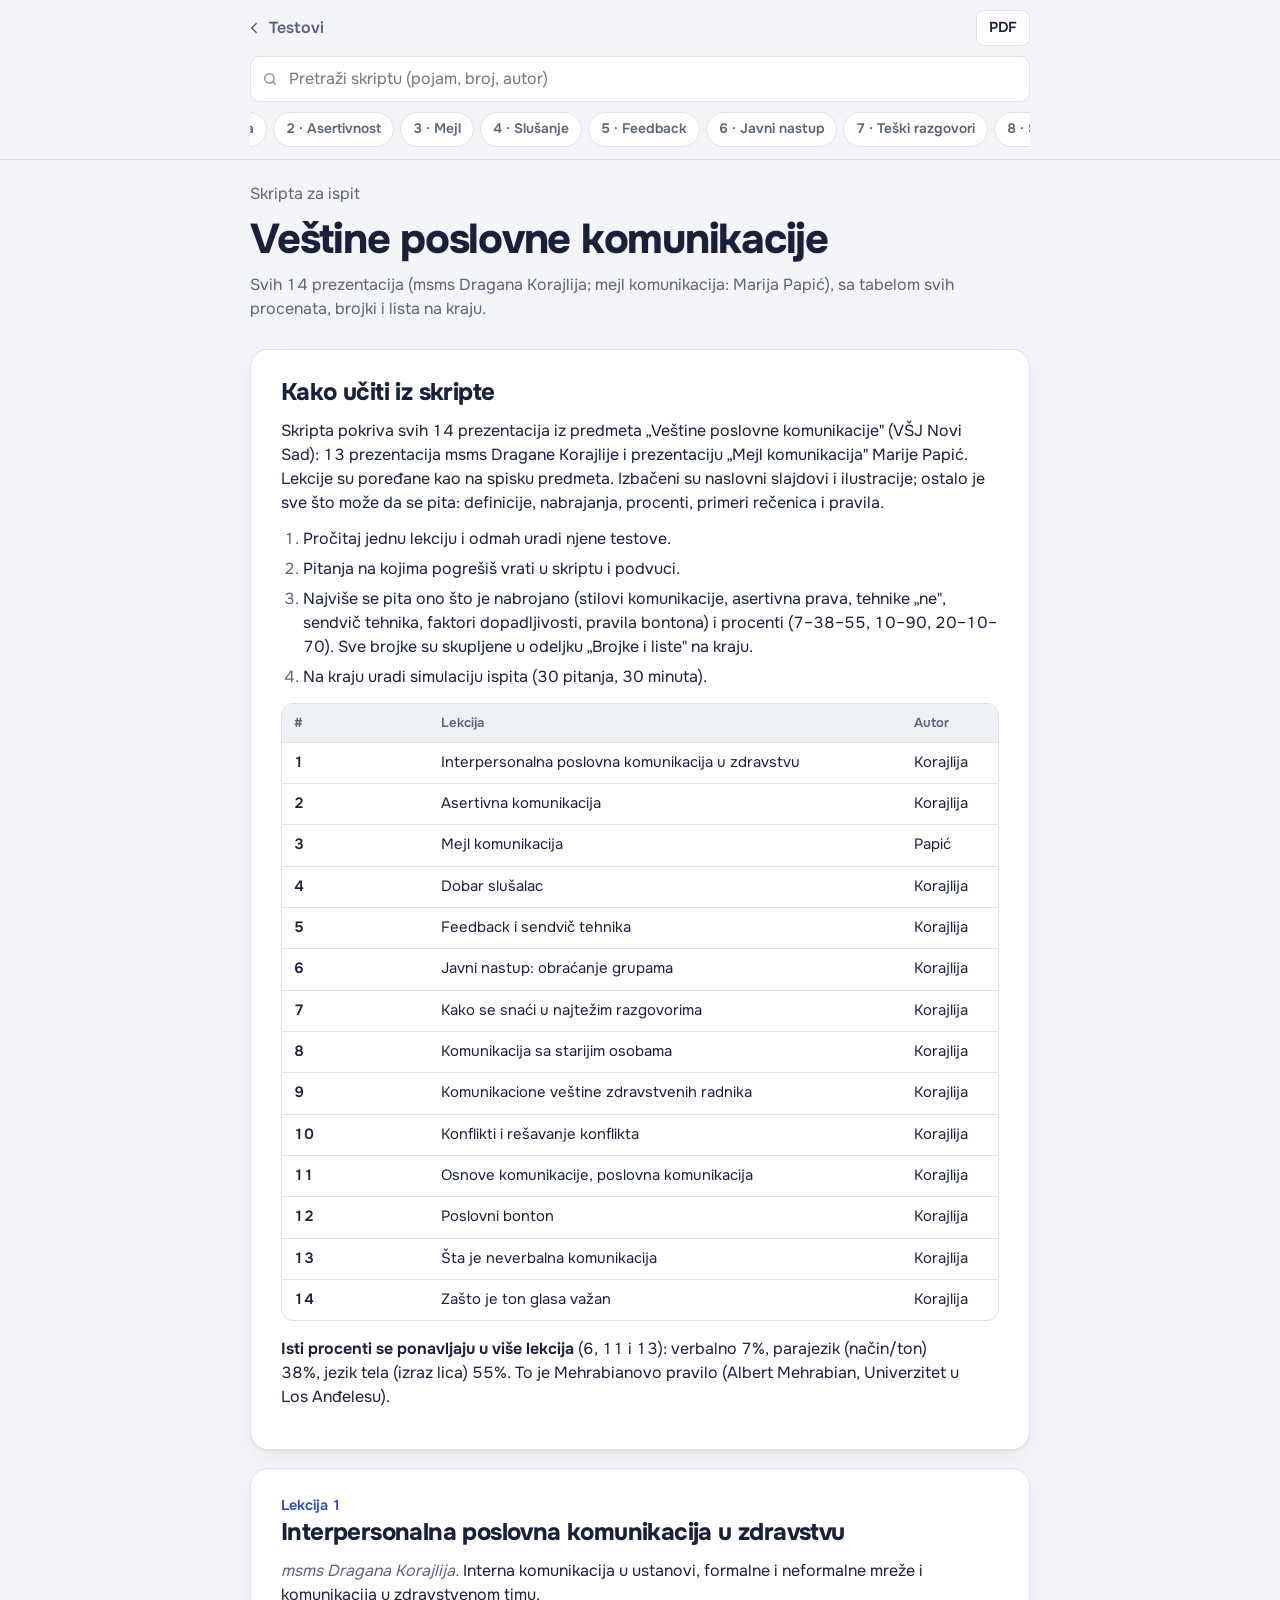
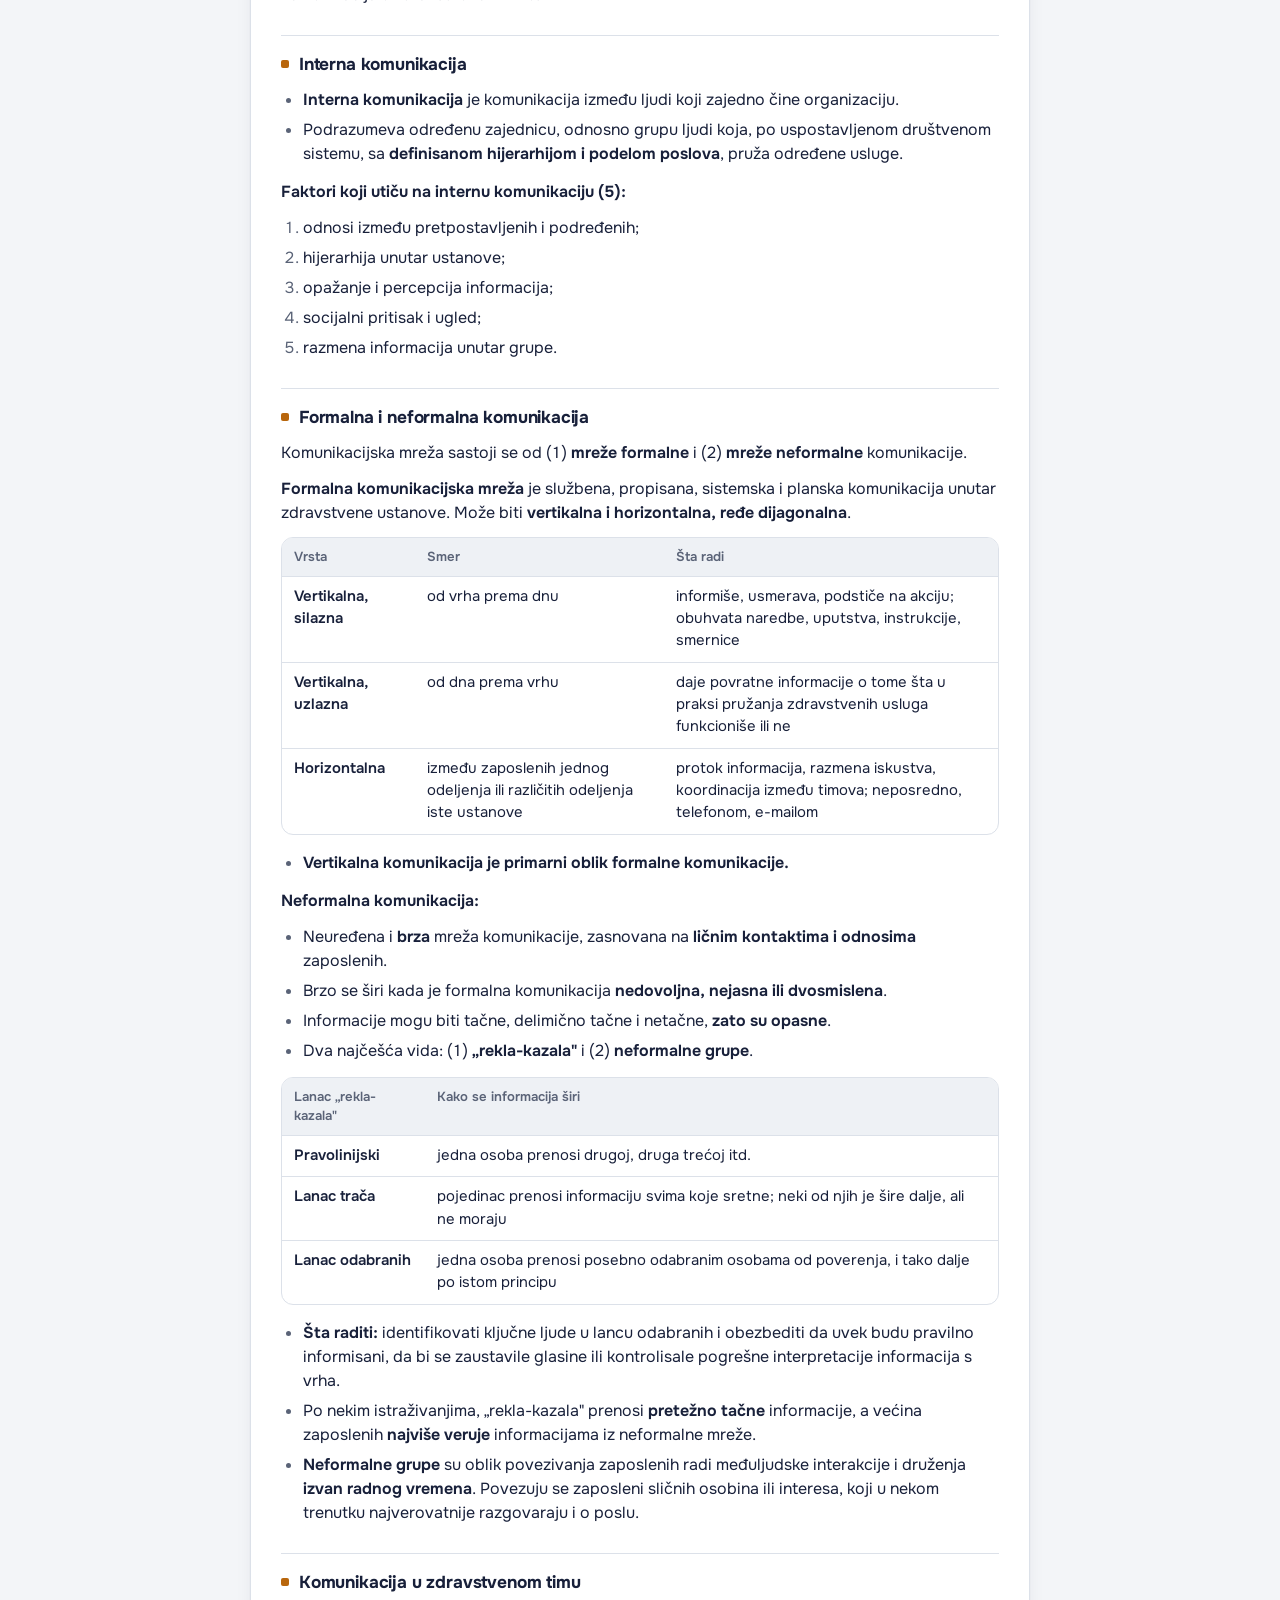
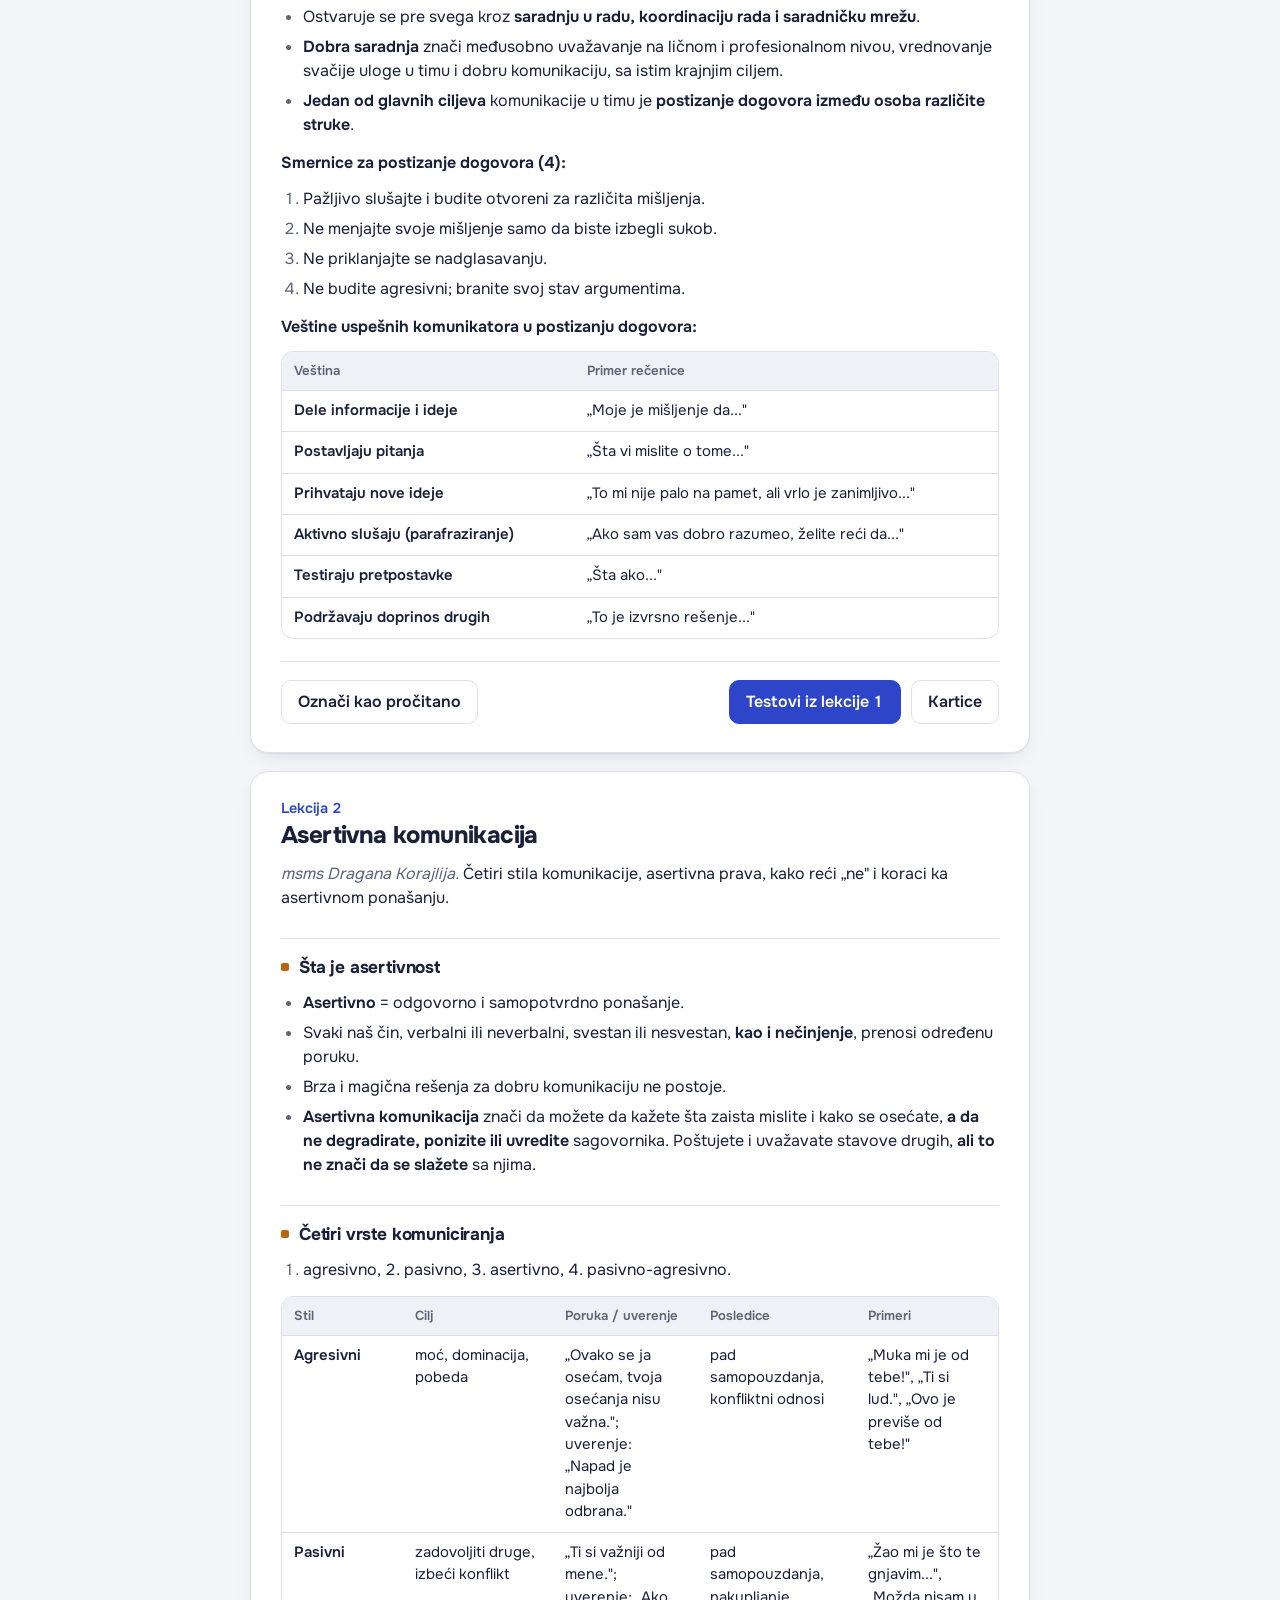
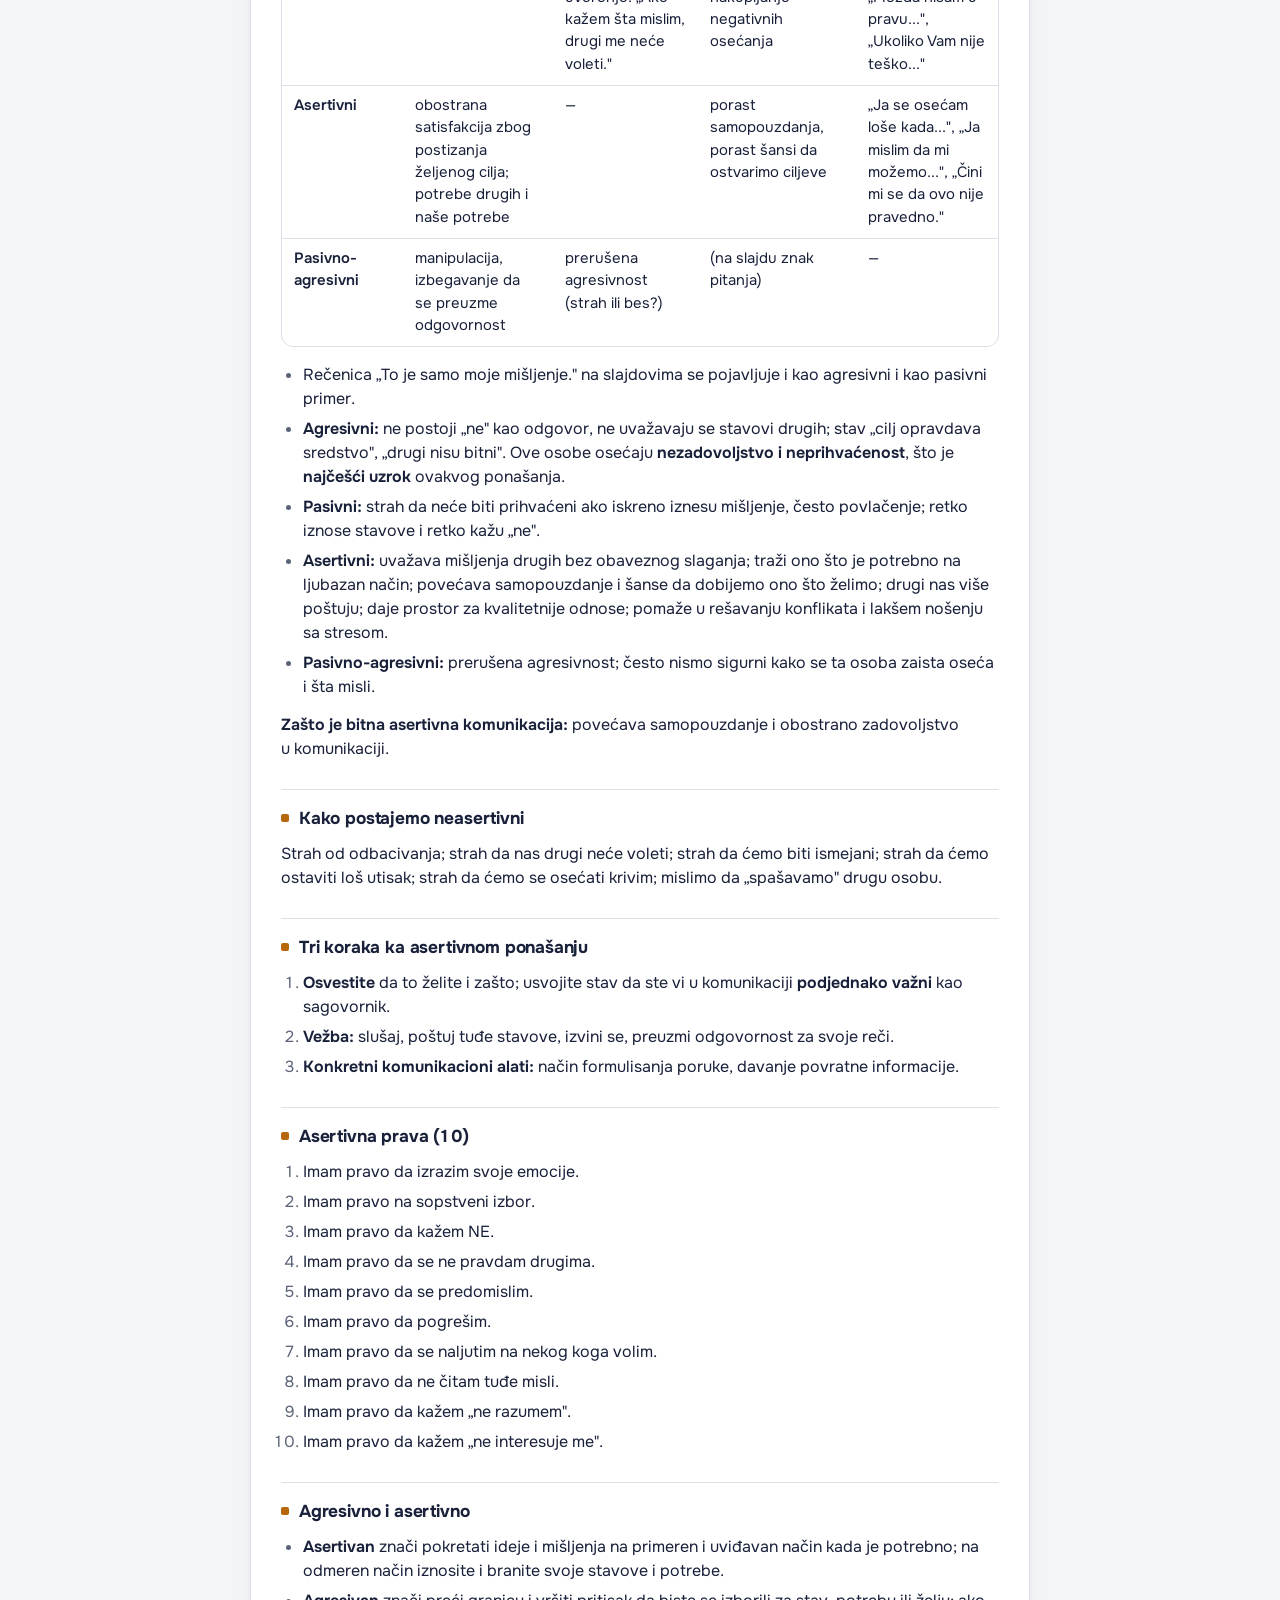
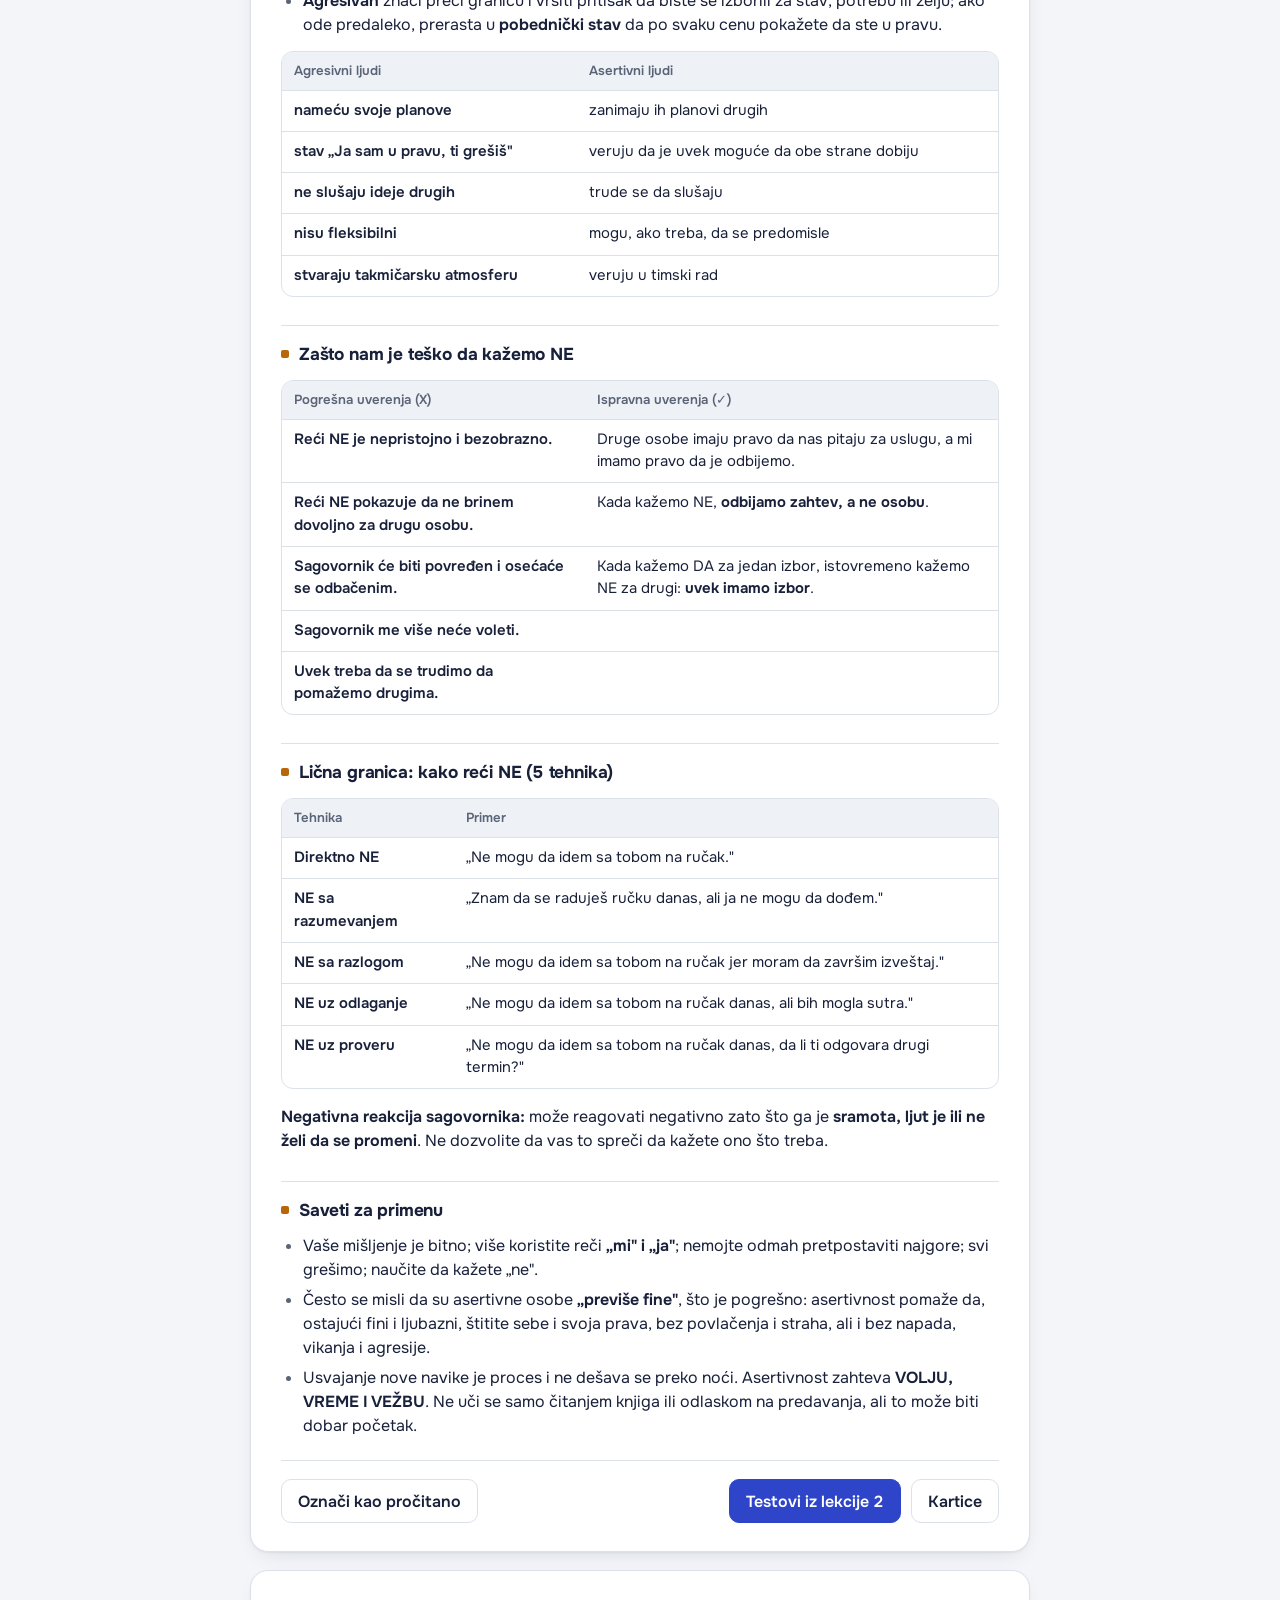
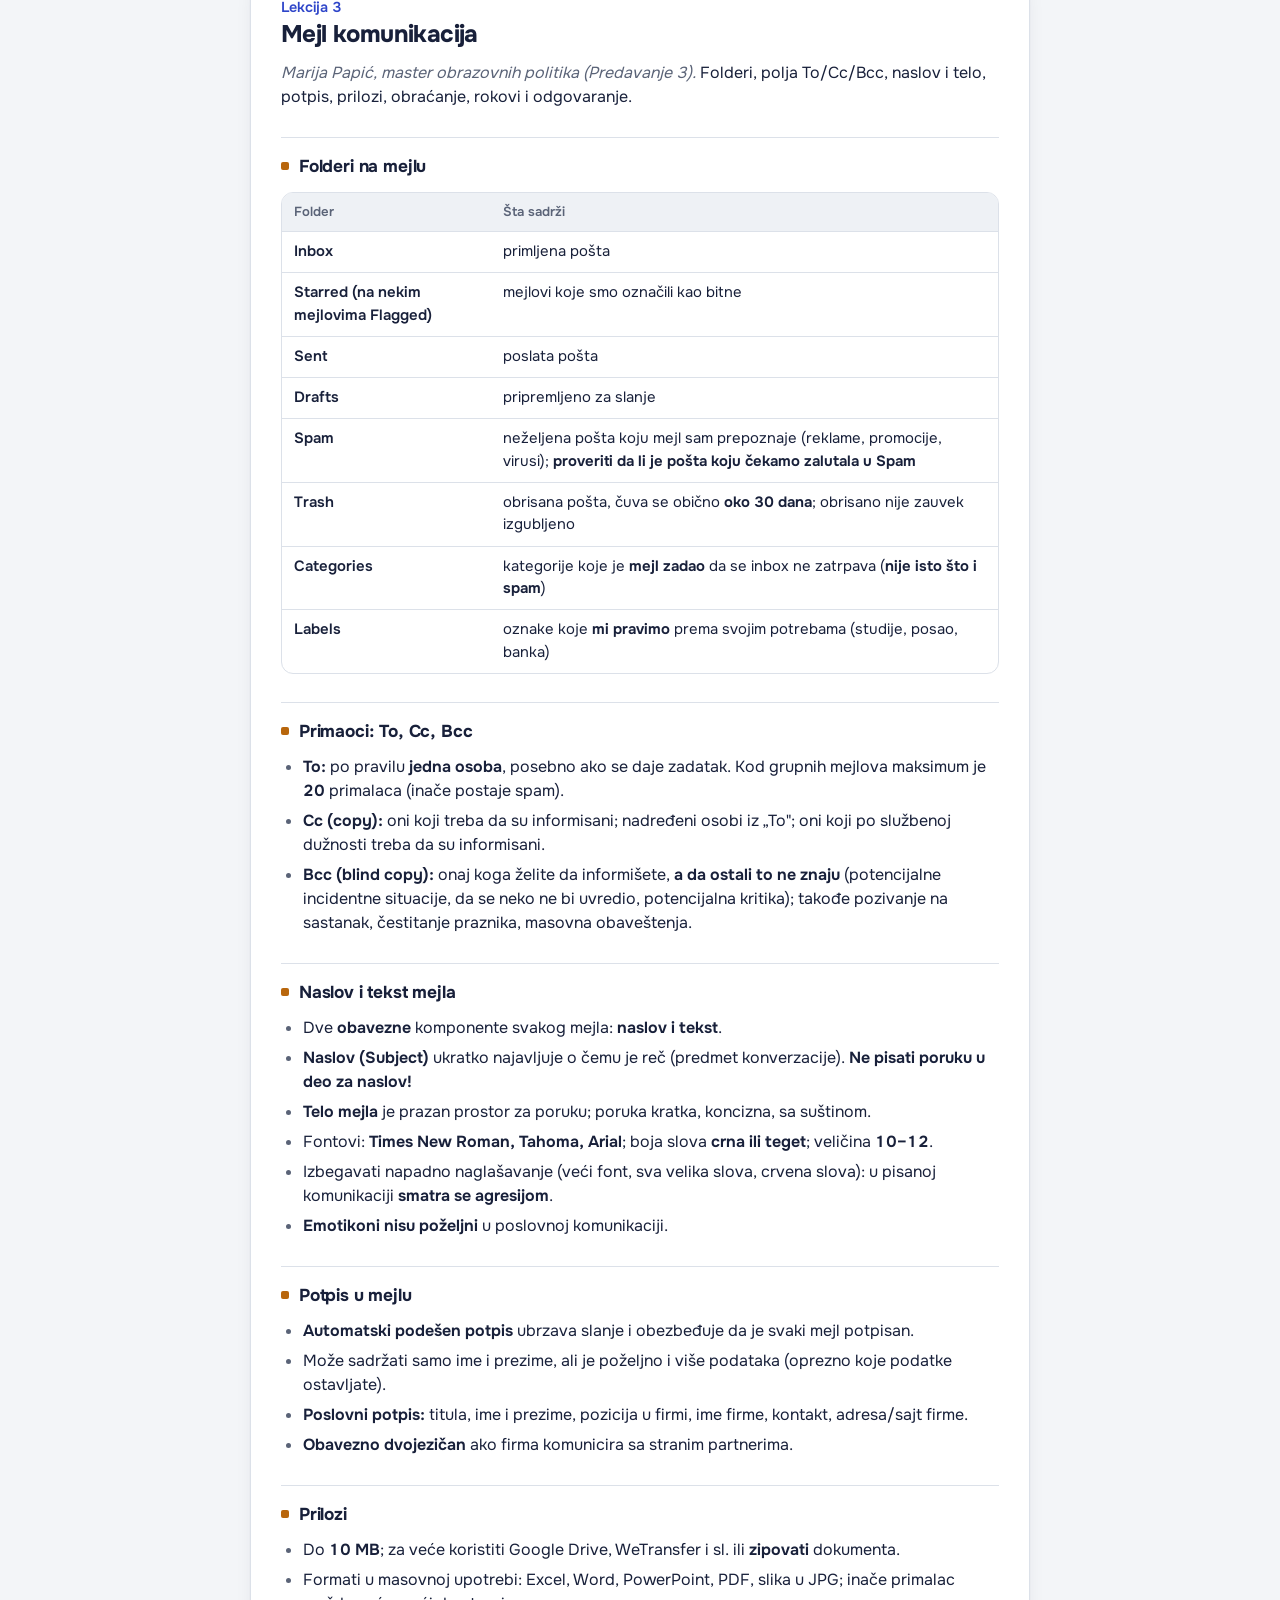
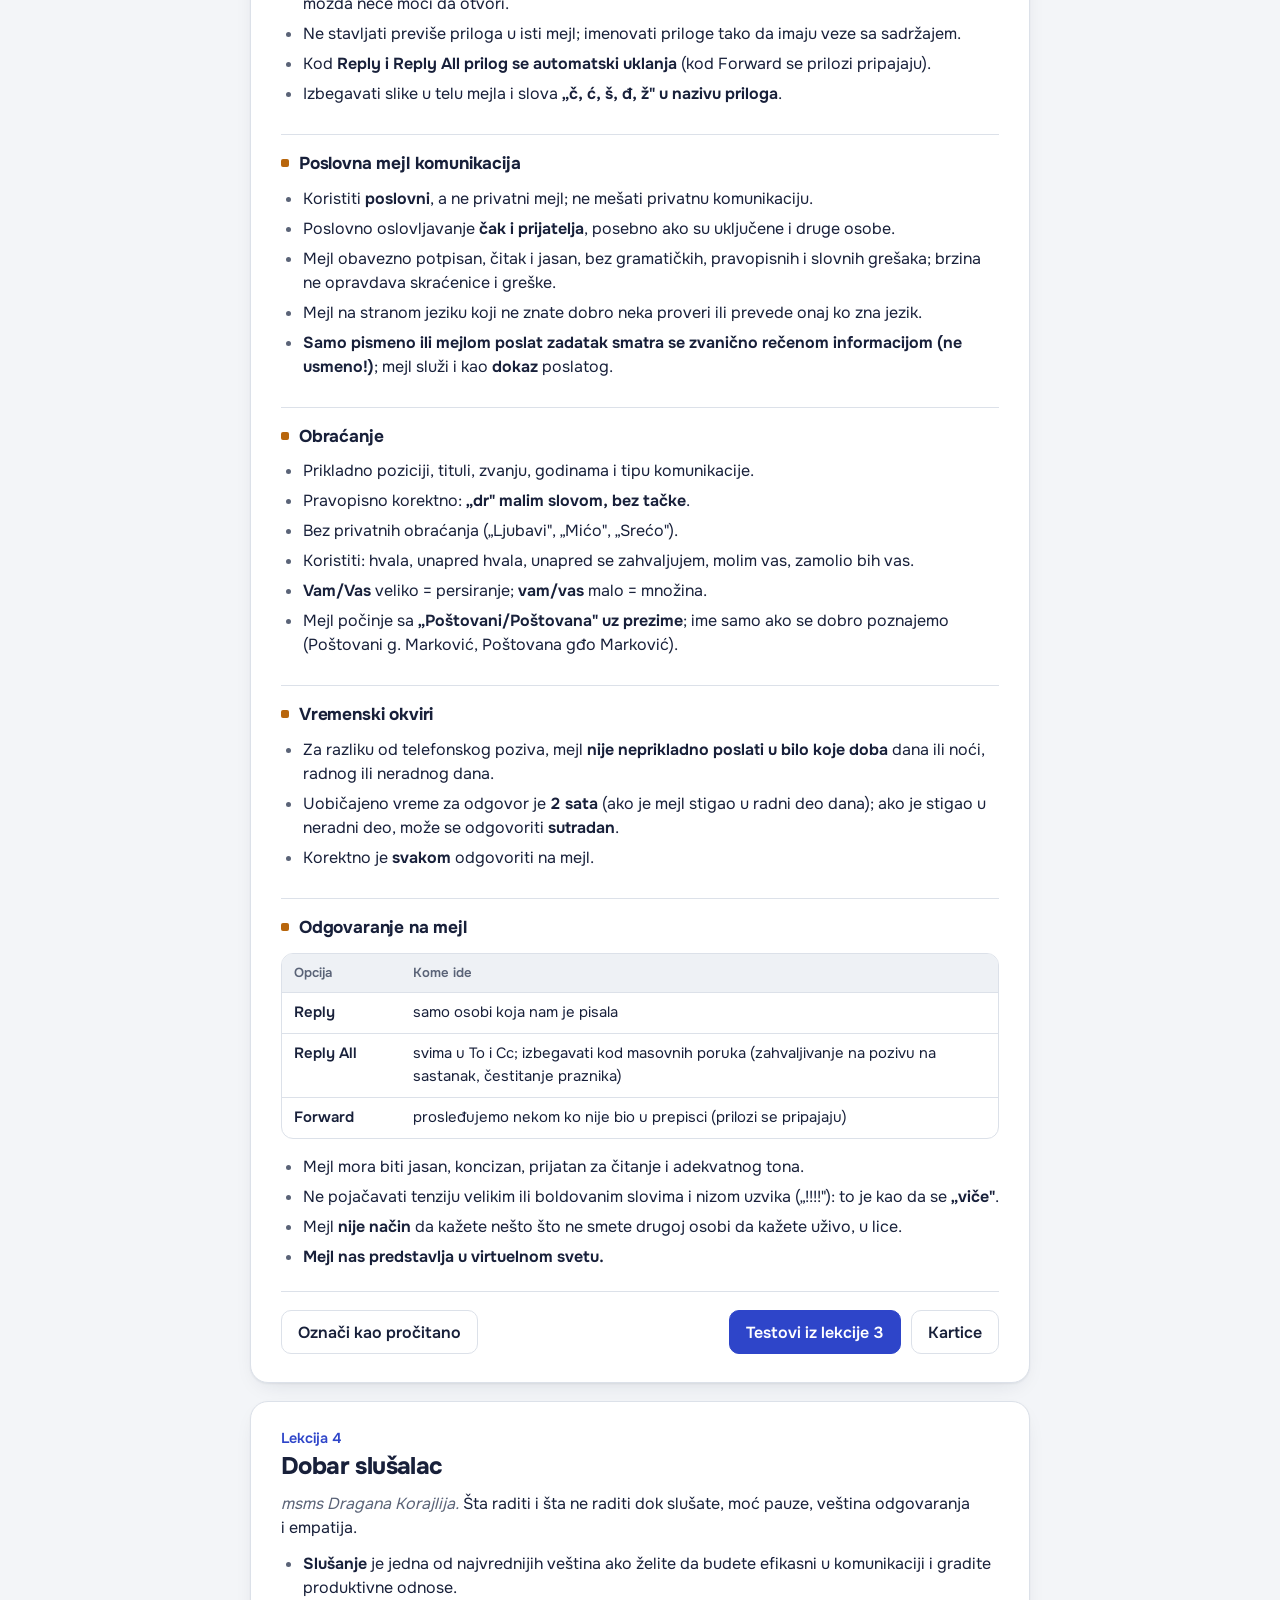
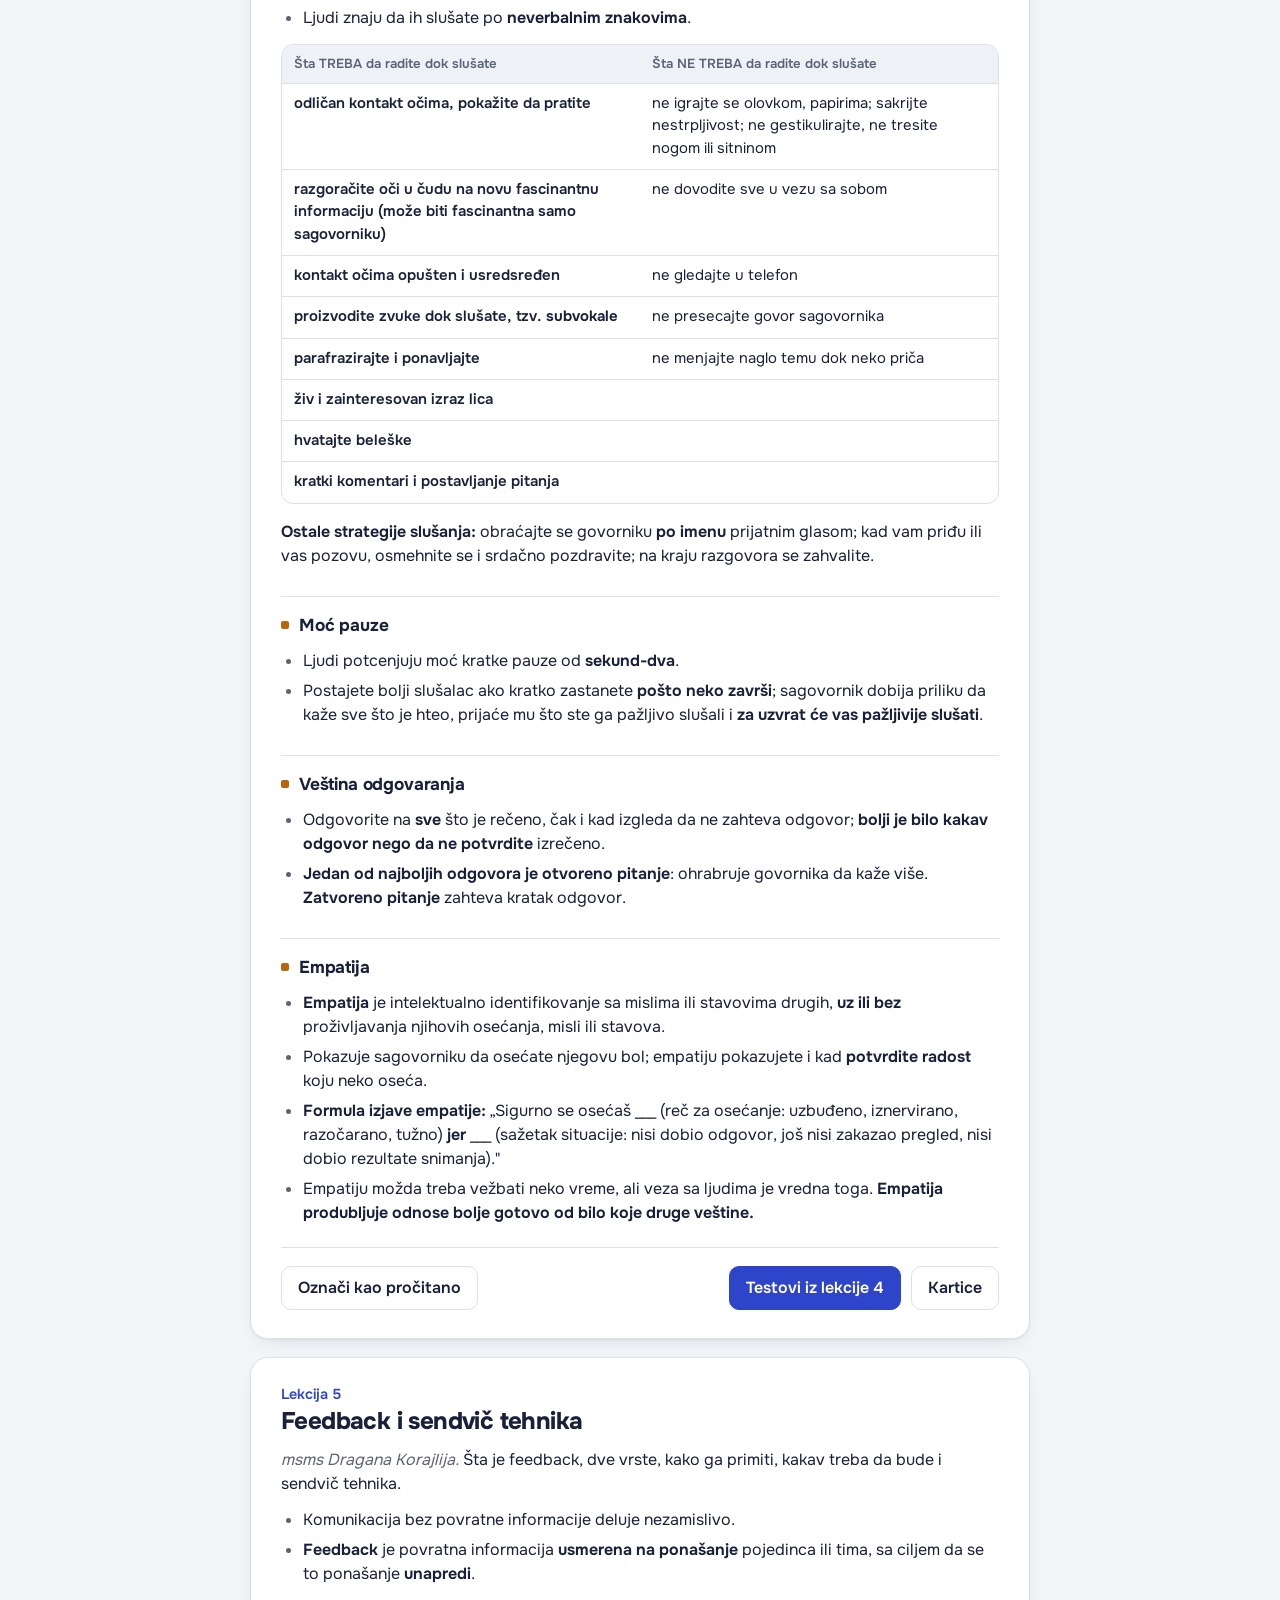
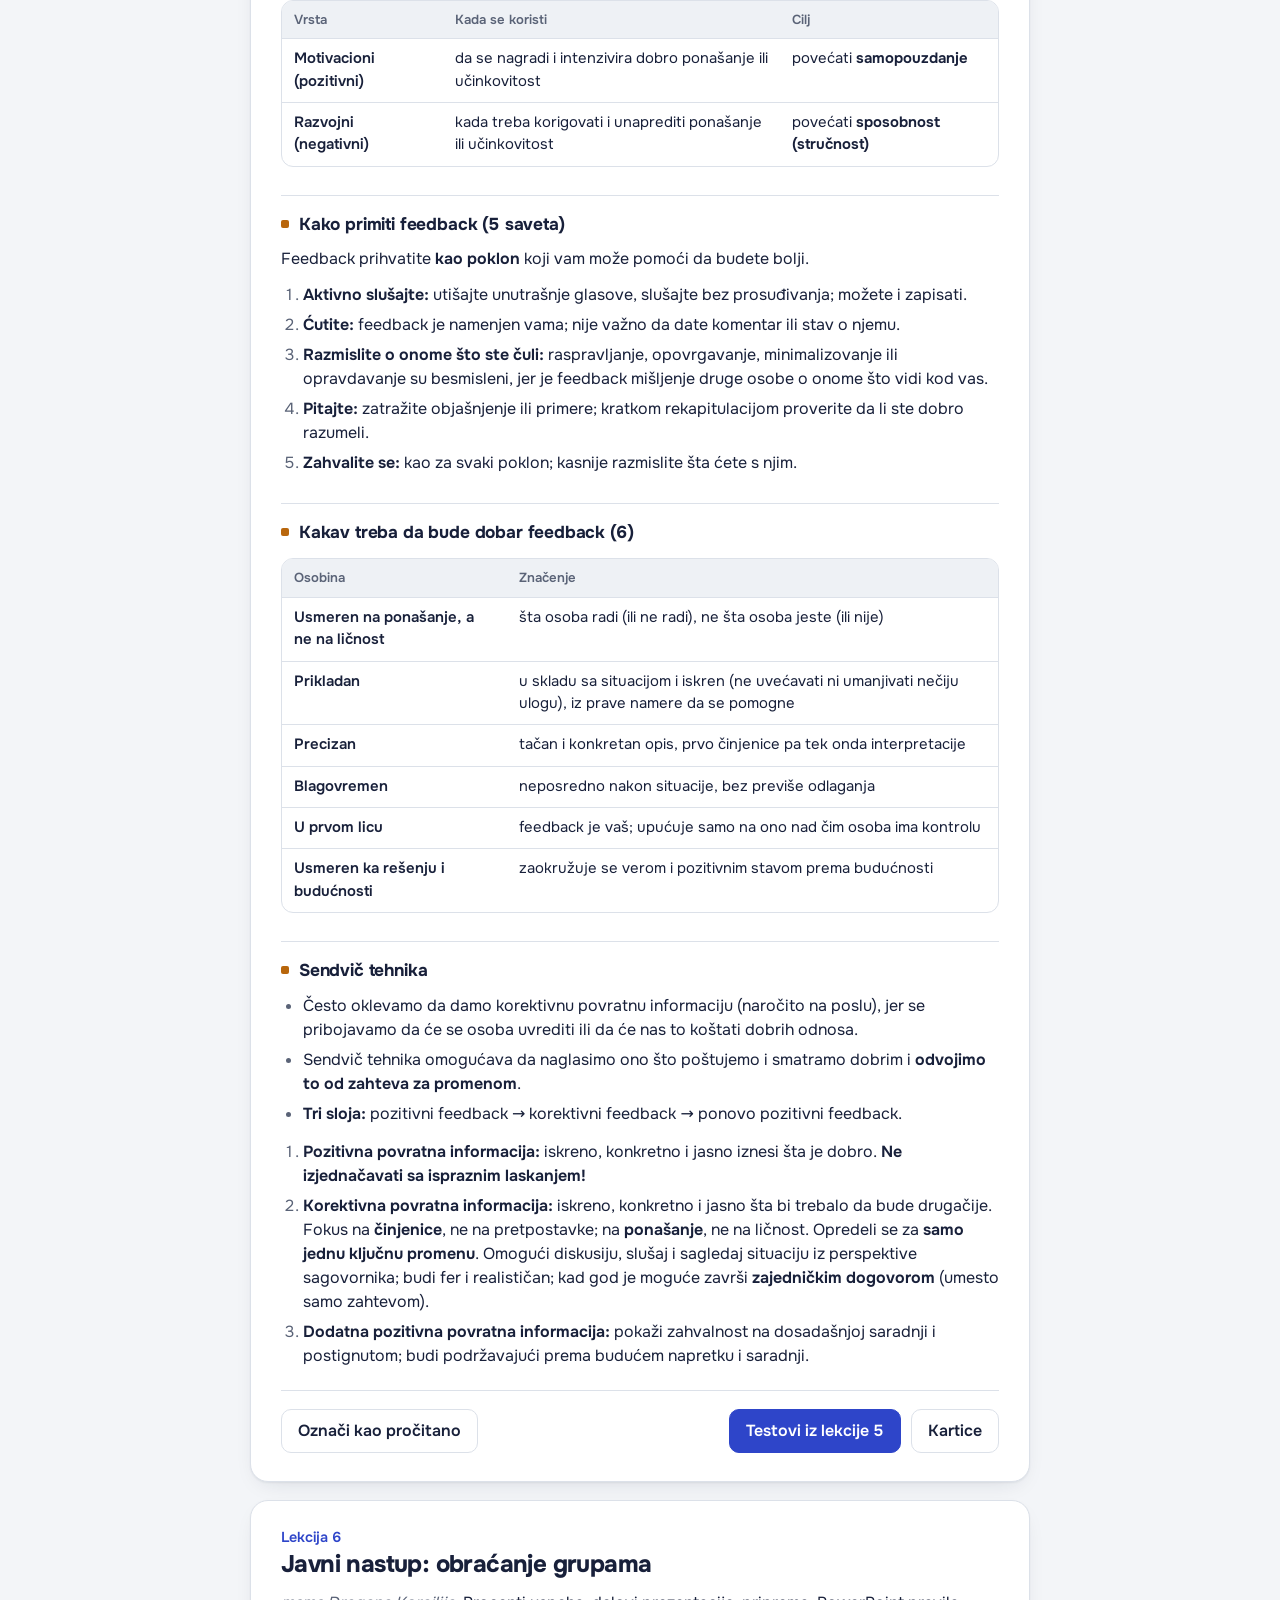
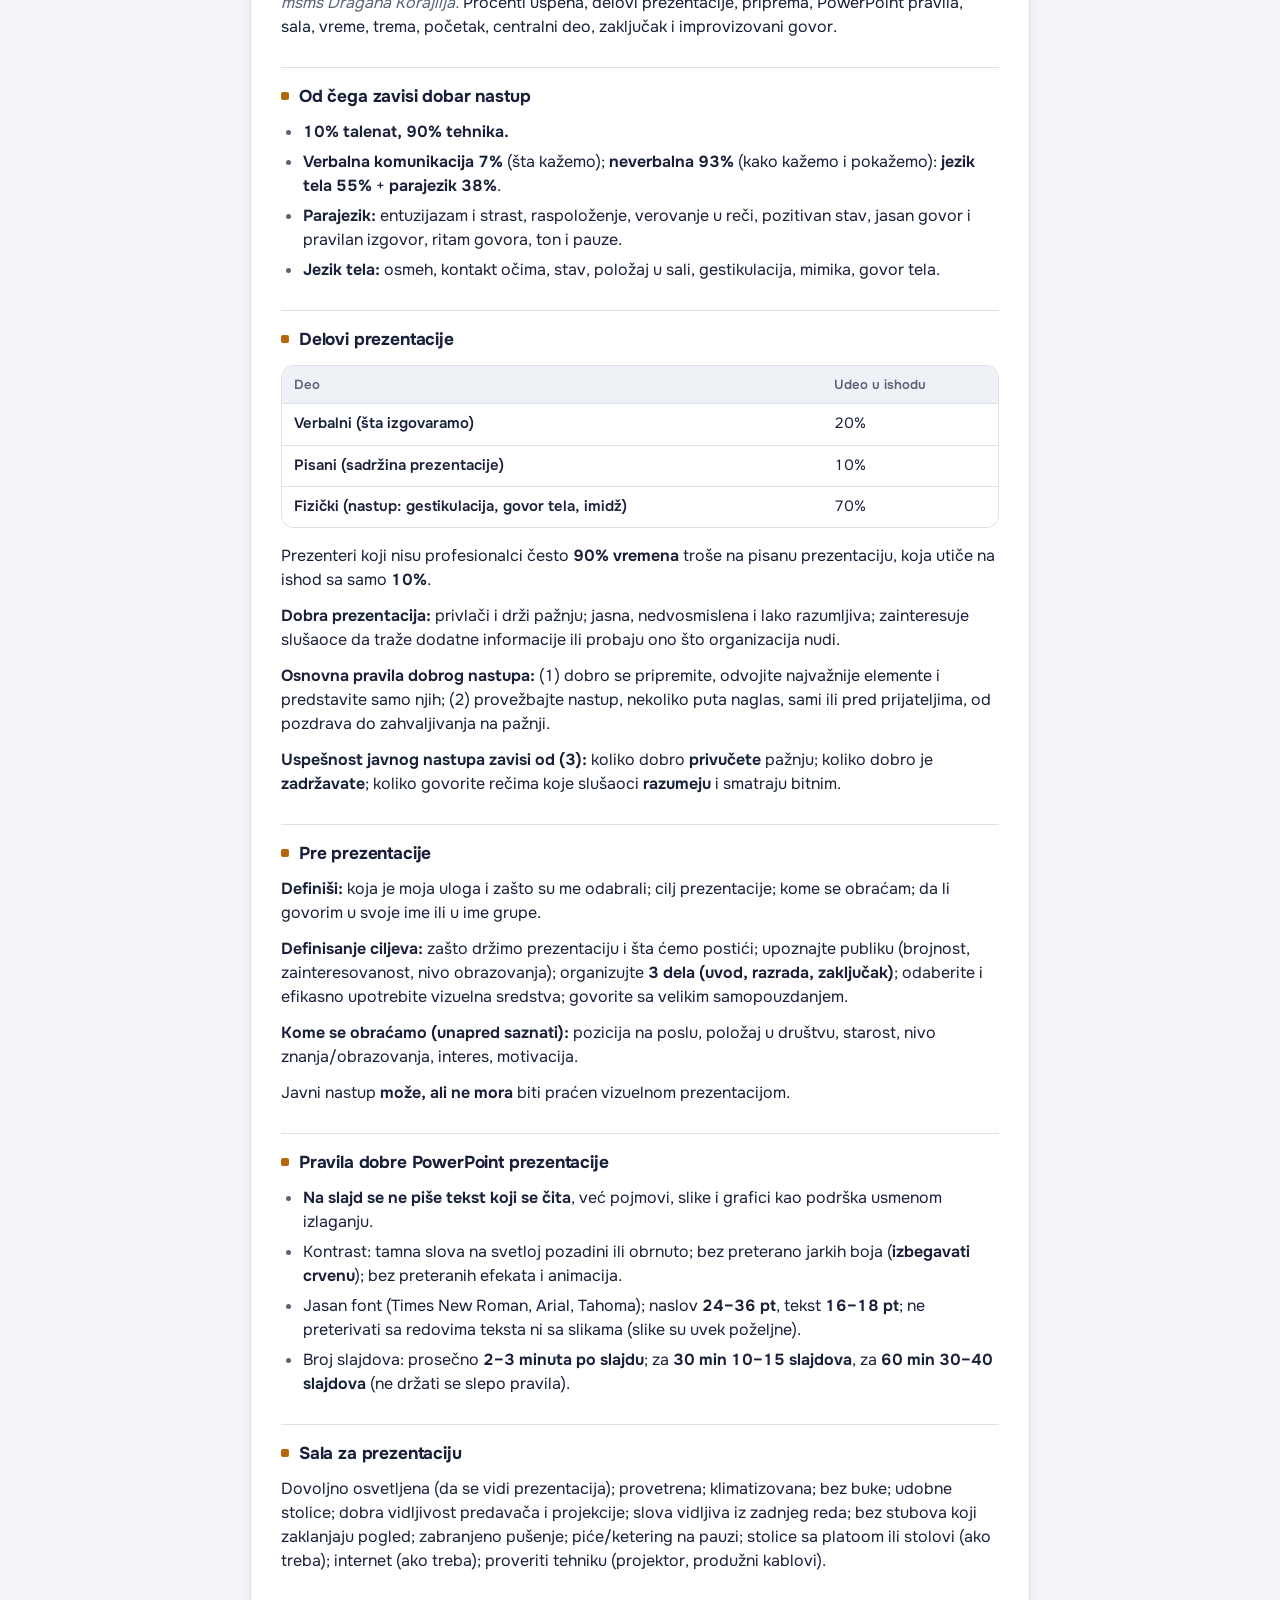
<file: poslovna-komunikacija/skripta.html>
<!DOCTYPE html>
<html lang="sr" data-s="vpk">
<head>
<meta charset="utf-8">
<meta name="viewport" content="width=device-width, initial-scale=1, viewport-fit=cover">
<title>Skripta · Veštine poslovne komunikacije</title>
<meta name="description" content="Skripta za ispit: Veštine poslovne komunikacije.">
<meta name="theme-color" content="#F3F5F8" media="(prefers-color-scheme: light)">
<meta name="theme-color" content="#0F1422" media="(prefers-color-scheme: dark)">
<link rel="manifest" href="../manifest.webmanifest">
<link rel="icon" href="../assets/icons/icon.svg" type="image/svg+xml">
<link rel="apple-touch-icon" href="../assets/icons/apple-touch-icon.png">
<meta name="apple-mobile-web-app-title" content="Moji ispiti">
<link rel="preload" href="../assets/fonts/onest-latin.woff2" as="font" type="font/woff2" crossorigin>
<link rel="preload" href="../assets/fonts/onest-latin-ext.woff2" as="font" type="font/woff2" crossorigin>
<link rel="stylesheet" href="../assets/ui.css?v=9f301023b1">
<script src="../assets/core.js?v=9f301023b1"></script>
</head>
<body>
<a class="skip" href="#sadrzaj">Preskoči na sadržaj</a>
<header class="reader-top noprint"><div class="in">
  <div class="row" style="justify-content:space-between;flex-wrap:nowrap"><a class="back" href="index.html"><svg viewBox="0 0 24 24" fill="none" stroke="currentColor" stroke-width="2" stroke-linecap="round" stroke-linejoin="round" aria-hidden="true"><path d="M15 18l-6-6 6-6"/></svg><span style="white-space:nowrap;overflow:hidden;text-overflow:ellipsis">Testovi</span></a>
    <span class="row" style="gap:6px;flex-wrap:nowrap"><span class="muted small" id="readcount"></span><a class="btn sm" href="skripta.pdf" target="_blank" rel="noopener">PDF</a></span></div>
  <div class="search" role="search"><div class="sbox"><svg viewBox="0 0 24 24" fill="none" stroke="currentColor" stroke-width="2.2" stroke-linecap="round" aria-hidden="true"><circle cx="11" cy="11" r="7"/><path d="M20 20l-3.5-3.5"/></svg>
    <input class="input" id="q" type="search" placeholder="Pretraži skriptu (pojam, broj, autor)" aria-label="Pretraži skriptu" autocomplete="off" enterkeyhint="search"></div>
    <div class="hits" id="hits" role="listbox" hidden></div></div>
  <nav class="toc" id="toc" aria-label="Lekcije"><a href="#uvod">Uvod</a><a href="#l1" data-li="0">1 · Interna komunikacija</a><a href="#l2" data-li="1">2 · Asertivnost</a><a href="#l3" data-li="2">3 · Mejl</a><a href="#l4" data-li="3">4 · Slušanje</a><a href="#l5" data-li="4">5 · Feedback</a><a href="#l6" data-li="5">6 · Javni nastup</a><a href="#l7" data-li="6">7 · Teški razgovori</a><a href="#l8" data-li="7">8 · Starije osobe</a><a href="#l9" data-li="8">9 · Zdravstveni radnici</a><a href="#l10" data-li="9">10 · Konflikti</a><a href="#l11" data-li="10">11 · Osnove</a><a href="#l12" data-li="11">12 · Bonton</a><a href="#l13" data-li="12">13 · Neverbalna</a><a href="#l14" data-li="13">14 · Ton glasa</a><a href="#brojke">Brojke i liste</a></nav>
</div></header>
<main class="wrap narrow" id="sadrzaj" style="padding-top:22px">
<header class="reader-head"><p class="muted">Skripta za ispit</p><h1 class="h1">Veštine poslovne komunikacije</h1><p class="lead">Svih 14 prezentacija (msms Dragana Korajlija; mejl komunikacija: Marija Papić), sa tabelom svih procenata, brojki i lista na kraju.</p></header>
<div class="sections">
<section class="prose first" aria-labelledby="uvod"><h2 id="uvod">Kako učiti iz skripte</h2>
<p>Skripta pokriva svih 14 prezentacija iz predmeta „Veštine poslovne komunikacije" (VŠJ Novi Sad): 13 prezentacija msms Dragane Korajlije i prezentaciju „Mejl komunikacija" Marije Papić. Lekcije su poređane kao na spisku predmeta. Izbačeni su naslovni slajdovi i ilustracije; ostalo je sve što može da se pita: definicije, nabrajanja, procenti, primeri rečenica i pravila.</p>
<ol>
<li>Pročitaj jednu lekciju i odmah uradi njene testove.</li>
<li>Pitanja na kojima pogrešiš vrati u skriptu i podvuci.</li>
<li>Najviše se pita ono što je nabrojano (stilovi komunikacije, asertivna prava, tehnike „ne", sendvič tehnika, faktori dopadljivosti, pravila bontona) i procenti (7–38–55, 10–90, 20–10–70). Sve brojke su skupljene u odeljku „Brojke i liste" na kraju.</li>
<li>Na kraju uradi simulaciju ispita (30 pitanja, 30 minuta).</li>
</ol>
<div class="tw" tabindex="0" role="region" aria-label="Tabela 1"><table>
<thead>
<tr>
<th>#</th>
<th>Lekcija</th>
<th>Autor</th>
</tr>
</thead>
<tbody>
<tr>
<td>1</td>
<td>Interpersonalna poslovna komunikacija u zdravstvu</td>
<td>Korajlija</td>
</tr>
<tr>
<td>2</td>
<td>Asertivna komunikacija</td>
<td>Korajlija</td>
</tr>
<tr>
<td>3</td>
<td>Mejl komunikacija</td>
<td>Papić</td>
</tr>
<tr>
<td>4</td>
<td>Dobar slušalac</td>
<td>Korajlija</td>
</tr>
<tr>
<td>5</td>
<td>Feedback i sendvič tehnika</td>
<td>Korajlija</td>
</tr>
<tr>
<td>6</td>
<td>Javni nastup: obraćanje grupama</td>
<td>Korajlija</td>
</tr>
<tr>
<td>7</td>
<td>Kako se snaći u najtežim razgovorima</td>
<td>Korajlija</td>
</tr>
<tr>
<td>8</td>
<td>Komunikacija sa starijim osobama</td>
<td>Korajlija</td>
</tr>
<tr>
<td>9</td>
<td>Komunikacione veštine zdravstvenih radnika</td>
<td>Korajlija</td>
</tr>
<tr>
<td>10</td>
<td>Konflikti i rešavanje konflikta</td>
<td>Korajlija</td>
</tr>
<tr>
<td>11</td>
<td>Osnove komunikacije, poslovna komunikacija</td>
<td>Korajlija</td>
</tr>
<tr>
<td>12</td>
<td>Poslovni bonton</td>
<td>Korajlija</td>
</tr>
<tr>
<td>13</td>
<td>Šta je neverbalna komunikacija</td>
<td>Korajlija</td>
</tr>
<tr>
<td>14</td>
<td>Zašto je ton glasa važan</td>
<td>Korajlija</td>
</tr>
</tbody>
</table></div>
<p><strong>Isti procenti se ponavljaju u više lekcija</strong> (6, 11 i 13): verbalno 7%, parajezik (način/ton) 38%, jezik tela (izraz lica) 55%. To je Mehrabianovo pravilo (Albert Mehrabian, Univerzitet u Los Anđelesu).</p>
</section>
<section class="prose" data-li="0" aria-labelledby="l1"><h2 id="l1"><span class="ln">Lekcija 1</span>Interpersonalna poslovna komunikacija u zdravstvu</h2>
<p><em>msms Dragana Korajlija.</em> Interna komunikacija u ustanovi, formalne i neformalne mreže i komunikacija u zdravstvenom timu.</p>
<h3 id="l1-1">Interna komunikacija</h3>
<ul>
<li><strong>Interna komunikacija</strong> je komunikacija između ljudi koji zajedno čine organizaciju.</li>
<li>Podrazumeva određenu zajednicu, odnosno grupu ljudi koja, po uspostavljenom društvenom sistemu, sa <strong>definisanom hijerarhijom i podelom poslova</strong>, pruža određene usluge.</li>
</ul>
<p><strong>Faktori koji utiču na internu komunikaciju (5):</strong></p>
<ol>
<li>odnosi između pretpostavljenih i podređenih;</li>
<li>hijerarhija unutar ustanove;</li>
<li>opažanje i percepcija informacija;</li>
<li>socijalni pritisak i ugled;</li>
<li>razmena informacija unutar grupe.</li>
</ol>
<h3 id="l1-2">Formalna i neformalna komunikacija</h3>
<p>Komunikacijska mreža sastoji se od (1) <strong>mreže formalne</strong> i (2) <strong>mreže neformalne</strong> komunikacije.</p>
<p><strong>Formalna komunikacijska mreža</strong> je službena, propisana, sistemska i planska komunikacija unutar zdravstvene ustanove. Može biti <strong>vertikalna i horizontalna, ređe dijagonalna</strong>.</p>
<div class="tw" tabindex="0" role="region" aria-label="Tabela 2"><table>
<thead>
<tr>
<th>Vrsta</th>
<th>Smer</th>
<th>Šta radi</th>
</tr>
</thead>
<tbody>
<tr>
<td>Vertikalna, silazna</td>
<td>od vrha prema dnu</td>
<td>informiše, usmerava, podstiče na akciju; obuhvata naredbe, uputstva, instrukcije, smernice</td>
</tr>
<tr>
<td>Vertikalna, uzlazna</td>
<td>od dna prema vrhu</td>
<td>daje povratne informacije o tome šta u praksi pružanja zdravstvenih usluga funkcioniše ili ne</td>
</tr>
<tr>
<td>Horizontalna</td>
<td>između zaposlenih jednog odeljenja ili različitih odeljenja iste ustanove</td>
<td>protok informacija, razmena iskustva, koordinacija između timova; neposredno, telefonom, e-mailom</td>
</tr>
</tbody>
</table></div>
<ul>
<li><strong>Vertikalna komunikacija je primarni oblik formalne komunikacije.</strong></li>
</ul>
<p><strong>Neformalna komunikacija:</strong></p>
<ul>
<li>Neuređena i <strong>brza</strong> mreža komunikacije, zasnovana na <strong>ličnim kontaktima i odnosima</strong> zaposlenih.</li>
<li>Brzo se širi kada je formalna komunikacija <strong>nedovoljna, nejasna ili dvosmislena</strong>.</li>
<li>Informacije mogu biti tačne, delimično tačne i netačne, <strong>zato su opasne</strong>.</li>
<li>Dva najčešća vida: (1) <strong>„rekla-kazala"</strong> i (2) <strong>neformalne grupe</strong>.</li>
</ul>
<div class="tw" tabindex="0" role="region" aria-label="Tabela 3"><table>
<thead>
<tr>
<th>Lanac „rekla-kazala"</th>
<th>Kako se informacija širi</th>
</tr>
</thead>
<tbody>
<tr>
<td>Pravolinijski</td>
<td>jedna osoba prenosi drugoj, druga trećoj itd.</td>
</tr>
<tr>
<td>Lanac trača</td>
<td>pojedinac prenosi informaciju svima koje sretne; neki od njih je šire dalje, ali ne moraju</td>
</tr>
<tr>
<td>Lanac odabranih</td>
<td>jedna osoba prenosi posebno odabranim osobama od poverenja, i tako dalje po istom principu</td>
</tr>
</tbody>
</table></div>
<ul>
<li><strong>Šta raditi:</strong> identifikovati ključne ljude u lancu odabranih i obezbediti da uvek budu pravilno informisani, da bi se zaustavile glasine ili kontrolisale pogrešne interpretacije informacija s vrha.</li>
<li>Po nekim istraživanjima, „rekla-kazala" prenosi <strong>pretežno tačne</strong> informacije, a većina zaposlenih <strong>najviše veruje</strong> informacijama iz neformalne mreže.</li>
<li><strong>Neformalne grupe</strong> su oblik povezivanja zaposlenih radi međuljudske interakcije i druženja <strong>izvan radnog vremena</strong>. Povezuju se zaposleni sličnih osobina ili interesa, koji u nekom trenutku najverovatnije razgovaraju i o poslu.</li>
</ul>
<h3 id="l1-3">Komunikacija u zdravstvenom timu</h3>
<ul>
<li>Ostvaruje se pre svega kroz <strong>saradnju u radu, koordinaciju rada i saradničku mrežu</strong>.</li>
<li><strong>Dobra saradnja</strong> znači međusobno uvažavanje na ličnom i profesionalnom nivou, vrednovanje svačije uloge u timu i dobru komunikaciju, sa istim krajnjim ciljem.</li>
<li><strong>Jedan od glavnih ciljeva</strong> komunikacije u timu je <strong>postizanje dogovora između osoba različite struke</strong>.</li>
</ul>
<p><strong>Smernice za postizanje dogovora (4):</strong></p>
<ol>
<li>Pažljivo slušajte i budite otvoreni za različita mišljenja.</li>
<li>Ne menjajte svoje mišljenje samo da biste izbegli sukob.</li>
<li>Ne priklanjajte se nadglasavanju.</li>
<li>Ne budite agresivni; branite svoj stav argumentima.</li>
</ol>
<p><strong>Veštine uspešnih komunikatora u postizanju dogovora:</strong></p>
<div class="tw" tabindex="0" role="region" aria-label="Tabela 4"><table>
<thead>
<tr>
<th>Veština</th>
<th>Primer rečenice</th>
</tr>
</thead>
<tbody>
<tr>
<td>Dele informacije i ideje</td>
<td>„Moje je mišljenje da..."</td>
</tr>
<tr>
<td>Postavljaju pitanja</td>
<td>„Šta vi mislite o tome..."</td>
</tr>
<tr>
<td>Prihvataju nove ideje</td>
<td>„To mi nije palo na pamet, ali vrlo je zanimljivo..."</td>
</tr>
<tr>
<td>Aktivno slušaju (parafraziranje)</td>
<td>„Ako sam vas dobro razumeo, želite reći da..."</td>
</tr>
<tr>
<td>Testiraju pretpostavke</td>
<td>„Šta ako..."</td>
</tr>
<tr>
<td>Podržavaju doprinos drugih</td>
<td>„To je izvrsno rešenje..."</td>
</tr>
</tbody>
</table></div>
<div class="lesson-end" data-li="0"><button class="btn read" data-read="0" aria-pressed="false">Označi kao pročitano</button><a class="btn primary" href="index.html#lekcija=1">Testovi iz lekcije 1</a><a class="btn" href="index.html#kartice=1">Kartice</a></div></section>
<section class="prose" data-li="1" aria-labelledby="l2"><h2 id="l2"><span class="ln">Lekcija 2</span>Asertivna komunikacija</h2>
<p><em>msms Dragana Korajlija.</em> Četiri stila komunikacije, asertivna prava, kako reći „ne" i koraci ka asertivnom ponašanju.</p>
<h3 id="l2-1">Šta je asertivnost</h3>
<ul>
<li><strong>Asertivno</strong> = odgovorno i samopotvrdno ponašanje.</li>
<li>Svaki naš čin, verbalni ili neverbalni, svestan ili nesvestan, <strong>kao i nečinjenje</strong>, prenosi određenu poruku.</li>
<li>Brza i magična rešenja za dobru komunikaciju ne postoje.</li>
<li><strong>Asertivna komunikacija</strong> znači da možete da kažete šta zaista mislite i kako se osećate, <strong>a da ne degradirate, ponizite ili uvredite</strong> sagovornika. Poštujete i uvažavate stavove drugih, <strong>ali to ne znači da se slažete</strong> sa njima.</li>
</ul>
<h3 id="l2-2">Četiri vrste komuniciranja</h3>
<ol>
<li>agresivno, 2. pasivno, 3. asertivno, 4. pasivno-agresivno.</li>
</ol>
<div class="tw" tabindex="0" role="region" aria-label="Tabela 5"><table>
<thead>
<tr>
<th>Stil</th>
<th>Cilj</th>
<th>Poruka / uverenje</th>
<th>Posledice</th>
<th>Primeri</th>
</tr>
</thead>
<tbody>
<tr>
<td>Agresivni</td>
<td>moć, dominacija, pobeda</td>
<td>„Ovako se ja osećam, tvoja osećanja nisu važna."; uverenje: „Napad je najbolja odbrana."</td>
<td>pad samopouzdanja, konfliktni odnosi</td>
<td>„Muka mi je od tebe!", „Ti si lud.", „Ovo je previše od tebe!"</td>
</tr>
<tr>
<td>Pasivni</td>
<td>zadovoljiti druge, izbeći konflikt</td>
<td>„Ti si važniji od mene."; uverenje: „Ako kažem šta mislim, drugi me neće voleti."</td>
<td>pad samopouzdanja, nakupljanje negativnih osećanja</td>
<td>„Žao mi je što te gnjavim...", „Možda nisam u pravu...", „Ukoliko Vam nije teško..."</td>
</tr>
<tr>
<td>Asertivni</td>
<td>obostrana satisfakcija zbog postizanja željenog cilja; potrebe drugih i naše potrebe</td>
<td>—</td>
<td>porast samopouzdanja, porast šansi da ostvarimo ciljeve</td>
<td>„Ja se osećam loše kada...", „Ja mislim da mi možemo...", „Čini mi se da ovo nije pravedno."</td>
</tr>
<tr>
<td>Pasivno-agresivni</td>
<td>manipulacija, izbegavanje da se preuzme odgovornost</td>
<td>prerušena agresivnost (strah ili bes?)</td>
<td>(na slajdu znak pitanja)</td>
<td>—</td>
</tr>
</tbody>
</table></div>
<ul>
<li>Rečenica „To je samo moje mišljenje." na slajdovima se pojavljuje i kao agresivni i kao pasivni primer.</li>
<li><strong>Agresivni:</strong> ne postoji „ne" kao odgovor, ne uvažavaju se stavovi drugih; stav „cilj opravdava sredstvo", „drugi nisu bitni". Ove osobe osećaju <strong>nezadovoljstvo i neprihvaćenost</strong>, što je <strong>najčešći uzrok</strong> ovakvog ponašanja.</li>
<li><strong>Pasivni:</strong> strah da neće biti prihvaćeni ako iskreno iznesu mišljenje, često povlačenje; retko iznose stavove i retko kažu „ne".</li>
<li><strong>Asertivni:</strong> uvažava mišljenja drugih bez obaveznog slaganja; traži ono što je potrebno na ljubazan način; povećava samopouzdanje i šanse da dobijemo ono što želimo; drugi nas više poštuju; daje prostor za kvalitetnije odnose; pomaže u rešavanju konflikata i lakšem nošenju sa stresom.</li>
<li><strong>Pasivno-agresivni:</strong> prerušena agresivnost; često nismo sigurni kako se ta osoba zaista oseća i šta misli.</li>
</ul>
<p><strong>Zašto je bitna asertivna komunikacija:</strong> povećava samopouzdanje i obostrano zadovoljstvo u komunikaciji.</p>
<h3 id="l2-3">Kako postajemo neasertivni</h3>
<p>Strah od odbacivanja; strah da nas drugi neće voleti; strah da ćemo biti ismejani; strah da ćemo ostaviti loš utisak; strah da ćemo se osećati krivim; mislimo da „spašavamo" drugu osobu.</p>
<h3 id="l2-4">Tri koraka ka asertivnom ponašanju</h3>
<ol>
<li><strong>Osvestite</strong> da to želite i zašto; usvojite stav da ste vi u komunikaciji <strong>podjednako važni</strong> kao sagovornik.</li>
<li><strong>Vežba:</strong> slušaj, poštuj tuđe stavove, izvini se, preuzmi odgovornost za svoje reči.</li>
<li><strong>Konkretni komunikacioni alati:</strong> način formulisanja poruke, davanje povratne informacije.</li>
</ol>
<h3 id="l2-5">Asertivna prava (10)</h3>
<ol>
<li>Imam pravo da izrazim svoje emocije.</li>
<li>Imam pravo na sopstveni izbor.</li>
<li>Imam pravo da kažem NE.</li>
<li>Imam pravo da se ne pravdam drugima.</li>
<li>Imam pravo da se predomislim.</li>
<li>Imam pravo da pogrešim.</li>
<li>Imam pravo da se naljutim na nekog koga volim.</li>
<li>Imam pravo da ne čitam tuđe misli.</li>
<li>Imam pravo da kažem „ne razumem".</li>
<li>Imam pravo da kažem „ne interesuje me".</li>
</ol>
<h3 id="l2-6">Agresivno i asertivno</h3>
<ul>
<li><strong>Asertivan</strong> znači pokretati ideje i mišljenja na primeren i uviđavan način kada je potrebno; na odmeren način iznosite i branite svoje stavove i potrebe.</li>
<li><strong>Agresivan</strong> znači preći granicu i vršiti pritisak da biste se izborili za stav, potrebu ili želju; ako ode predaleko, prerasta u <strong>pobednički stav</strong> da po svaku cenu pokažete da ste u pravu.</li>
</ul>
<div class="tw" tabindex="0" role="region" aria-label="Tabela 6"><table>
<thead>
<tr>
<th>Agresivni ljudi</th>
<th>Asertivni ljudi</th>
</tr>
</thead>
<tbody>
<tr>
<td>nameću svoje planove</td>
<td>zanimaju ih planovi drugih</td>
</tr>
<tr>
<td>stav „Ja sam u pravu, ti grešiš"</td>
<td>veruju da je uvek moguće da obe strane dobiju</td>
</tr>
<tr>
<td>ne slušaju ideje drugih</td>
<td>trude se da slušaju</td>
</tr>
<tr>
<td>nisu fleksibilni</td>
<td>mogu, ako treba, da se predomisle</td>
</tr>
<tr>
<td>stvaraju takmičarsku atmosferu</td>
<td>veruju u timski rad</td>
</tr>
</tbody>
</table></div>
<h3 id="l2-7">Zašto nam je teško da kažemo NE</h3>
<div class="tw" tabindex="0" role="region" aria-label="Tabela 7"><table>
<thead>
<tr>
<th>Pogrešna uverenja (X)</th>
<th>Ispravna uverenja (✓)</th>
</tr>
</thead>
<tbody>
<tr>
<td>Reći NE je nepristojno i bezobrazno.</td>
<td>Druge osobe imaju pravo da nas pitaju za uslugu, a mi imamo pravo da je odbijemo.</td>
</tr>
<tr>
<td>Reći NE pokazuje da ne brinem dovoljno za drugu osobu.</td>
<td>Kada kažemo NE, <strong>odbijamo zahtev, a ne osobu</strong>.</td>
</tr>
<tr>
<td>Sagovornik će biti povređen i osećaće se odbačenim.</td>
<td>Kada kažemo DA za jedan izbor, istovremeno kažemo NE za drugi: <strong>uvek imamo izbor</strong>.</td>
</tr>
<tr>
<td>Sagovornik me više neće voleti.</td>
<td></td>
</tr>
<tr>
<td>Uvek treba da se trudimo da pomažemo drugima.</td>
<td></td>
</tr>
</tbody>
</table></div>
<h3 id="l2-8">Lična granica: kako reći NE (5 tehnika)</h3>
<div class="tw" tabindex="0" role="region" aria-label="Tabela 8"><table>
<thead>
<tr>
<th>Tehnika</th>
<th>Primer</th>
</tr>
</thead>
<tbody>
<tr>
<td>Direktno NE</td>
<td>„Ne mogu da idem sa tobom na ručak."</td>
</tr>
<tr>
<td>NE sa razumevanjem</td>
<td>„Znam da se raduješ ručku danas, ali ja ne mogu da dođem."</td>
</tr>
<tr>
<td>NE sa razlogom</td>
<td>„Ne mogu da idem sa tobom na ručak jer moram da završim izveštaj."</td>
</tr>
<tr>
<td>NE uz odlaganje</td>
<td>„Ne mogu da idem sa tobom na ručak danas, ali bih mogla sutra."</td>
</tr>
<tr>
<td>NE uz proveru</td>
<td>„Ne mogu da idem sa tobom na ručak danas, da li ti odgovara drugi termin?"</td>
</tr>
</tbody>
</table></div>
<p><strong>Negativna reakcija sagovornika:</strong> može reagovati negativno zato što ga je <strong>sramota, ljut je ili ne želi da se promeni</strong>. Ne dozvolite da vas to spreči da kažete ono što treba.</p>
<h3 id="l2-9">Saveti za primenu</h3>
<ul>
<li>Vaše mišljenje je bitno; više koristite reči <strong>„mi" i „ja"</strong>; nemojte odmah pretpostaviti najgore; svi grešimo; naučite da kažete „ne".</li>
<li>Često se misli da su asertivne osobe <strong>„previše fine"</strong>, što je pogrešno: asertivnost pomaže da, ostajući fini i ljubazni, štitite sebe i svoja prava, bez povlačenja i straha, ali i bez napada, vikanja i agresije.</li>
<li>Usvajanje nove navike je proces i ne dešava se preko noći. Asertivnost zahteva <strong>VOLJU, VREME I VEŽBU</strong>. Ne uči se samo čitanjem knjiga ili odlaskom na predavanja, ali to može biti dobar početak.</li>
</ul>
<div class="lesson-end" data-li="1"><button class="btn read" data-read="1" aria-pressed="false">Označi kao pročitano</button><a class="btn primary" href="index.html#lekcija=2">Testovi iz lekcije 2</a><a class="btn" href="index.html#kartice=2">Kartice</a></div></section>
<section class="prose" data-li="2" aria-labelledby="l3"><h2 id="l3"><span class="ln">Lekcija 3</span>Mejl komunikacija</h2>
<p><em>Marija Papić, master obrazovnih politika (Predavanje 3).</em> Folderi, polja To/Cc/Bcc, naslov i telo, potpis, prilozi, obraćanje, rokovi i odgovaranje.</p>
<h3 id="l3-1">Folderi na mejlu</h3>
<div class="tw" tabindex="0" role="region" aria-label="Tabela 9"><table>
<thead>
<tr>
<th>Folder</th>
<th>Šta sadrži</th>
</tr>
</thead>
<tbody>
<tr>
<td>Inbox</td>
<td>primljena pošta</td>
</tr>
<tr>
<td>Starred (na nekim mejlovima Flagged)</td>
<td>mejlovi koje smo označili kao bitne</td>
</tr>
<tr>
<td>Sent</td>
<td>poslata pošta</td>
</tr>
<tr>
<td>Drafts</td>
<td>pripremljeno za slanje</td>
</tr>
<tr>
<td>Spam</td>
<td>neželjena pošta koju mejl sam prepoznaje (reklame, promocije, virusi); <strong>proveriti da li je pošta koju čekamo zalutala u Spam</strong></td>
</tr>
<tr>
<td>Trash</td>
<td>obrisana pošta, čuva se obično <strong>oko 30 dana</strong>; obrisano nije zauvek izgubljeno</td>
</tr>
<tr>
<td>Categories</td>
<td>kategorije koje je <strong>mejl zadao</strong> da se inbox ne zatrpava (<strong>nije isto što i spam</strong>)</td>
</tr>
<tr>
<td>Labels</td>
<td>oznake koje <strong>mi pravimo</strong> prema svojim potrebama (studije, posao, banka)</td>
</tr>
</tbody>
</table></div>
<h3 id="l3-2">Primaoci: To, Cc, Bcc</h3>
<ul>
<li><strong>To:</strong> po pravilu <strong>jedna osoba</strong>, posebno ako se daje zadatak. Kod grupnih mejlova maksimum je <strong>20</strong> primalaca (inače postaje spam).</li>
<li><strong>Cc (copy):</strong> oni koji treba da su informisani; nadređeni osobi iz „To"; oni koji po službenoj dužnosti treba da su informisani.</li>
<li><strong>Bcc (blind copy):</strong> onaj koga želite da informišete, <strong>a da ostali to ne znaju</strong> (potencijalne incidentne situacije, da se neko ne bi uvredio, potencijalna kritika); takođe pozivanje na sastanak, čestitanje praznika, masovna obaveštenja.</li>
</ul>
<h3 id="l3-3">Naslov i tekst mejla</h3>
<ul>
<li>Dve <strong>obavezne</strong> komponente svakog mejla: <strong>naslov i tekst</strong>.</li>
<li><strong>Naslov (Subject)</strong> ukratko najavljuje o čemu je reč (predmet konverzacije). <strong>Ne pisati poruku u deo za naslov!</strong></li>
<li><strong>Telo mejla</strong> je prazan prostor za poruku; poruka kratka, koncizna, sa suštinom.</li>
<li>Fontovi: <strong>Times New Roman, Tahoma, Arial</strong>; boja slova <strong>crna ili teget</strong>; veličina <strong>10–12</strong>.</li>
<li>Izbegavati napadno naglašavanje (veći font, sva velika slova, crvena slova): u pisanoj komunikaciji <strong>smatra se agresijom</strong>.</li>
<li><strong>Emotikoni nisu poželjni</strong> u poslovnoj komunikaciji.</li>
</ul>
<h3 id="l3-4">Potpis u mejlu</h3>
<ul>
<li><strong>Automatski podešen potpis</strong> ubrzava slanje i obezbeđuje da je svaki mejl potpisan.</li>
<li>Može sadržati samo ime i prezime, ali je poželjno i više podataka (oprezno koje podatke ostavljate).</li>
<li><strong>Poslovni potpis:</strong> titula, ime i prezime, pozicija u firmi, ime firme, kontakt, adresa/sajt firme.</li>
<li><strong>Obavezno dvojezičan</strong> ako firma komunicira sa stranim partnerima.</li>
</ul>
<h3 id="l3-5">Prilozi</h3>
<ul>
<li>Do <strong>10 MB</strong>; za veće koristiti Google Drive, WeTransfer i sl. ili <strong>zipovati</strong> dokumenta.</li>
<li>Formati u masovnoj upotrebi: Excel, Word, PowerPoint, PDF, slika u JPG; inače primalac možda neće moći da otvori.</li>
<li>Ne stavljati previše priloga u isti mejl; imenovati priloge tako da imaju veze sa sadržajem.</li>
<li>Kod <strong>Reply i Reply All prilog se automatski uklanja</strong> (kod Forward se prilozi pripajaju).</li>
<li>Izbegavati slike u telu mejla i slova <strong>„č, ć, š, đ, ž" u nazivu priloga</strong>.</li>
</ul>
<h3 id="l3-6">Poslovna mejl komunikacija</h3>
<ul>
<li>Koristiti <strong>poslovni</strong>, a ne privatni mejl; ne mešati privatnu komunikaciju.</li>
<li>Poslovno oslovljavanje <strong>čak i prijatelja</strong>, posebno ako su uključene i druge osobe.</li>
<li>Mejl obavezno potpisan, čitak i jasan, bez gramatičkih, pravopisnih i slovnih grešaka; brzina ne opravdava skraćenice i greške.</li>
<li>Mejl na stranom jeziku koji ne znate dobro neka proveri ili prevede onaj ko zna jezik.</li>
<li><strong>Samo pismeno ili mejlom poslat zadatak smatra se zvanično rečenom informacijom (ne usmeno!)</strong>; mejl služi i kao <strong>dokaz</strong> poslatog.</li>
</ul>
<h3 id="l3-7">Obraćanje</h3>
<ul>
<li>Prikladno poziciji, tituli, zvanju, godinama i tipu komunikacije.</li>
<li>Pravopisno korektno: <strong>„dr" malim slovom, bez tačke</strong>.</li>
<li>Bez privatnih obraćanja („Ljubavi", „Mićo", „Srećo").</li>
<li>Koristiti: hvala, unapred hvala, unapred se zahvaljujem, molim vas, zamolio bih vas.</li>
<li><strong>Vam/Vas</strong> veliko = persiranje; <strong>vam/vas</strong> malo = množina.</li>
<li>Mejl počinje sa <strong>„Poštovani/Poštovana" uz prezime</strong>; ime samo ako se dobro poznajemo (Poštovani g. Marković, Poštovana gđo Marković).</li>
</ul>
<h3 id="l3-8">Vremenski okviri</h3>
<ul>
<li>Za razliku od telefonskog poziva, mejl <strong>nije neprikladno poslati u bilo koje doba</strong> dana ili noći, radnog ili neradnog dana.</li>
<li>Uobičajeno vreme za odgovor je <strong>2 sata</strong> (ako je mejl stigao u radni deo dana); ako je stigao u neradni deo, može se odgovoriti <strong>sutradan</strong>.</li>
<li>Korektno je <strong>svakom</strong> odgovoriti na mejl.</li>
</ul>
<h3 id="l3-9">Odgovaranje na mejl</h3>
<div class="tw" tabindex="0" role="region" aria-label="Tabela 10"><table>
<thead>
<tr>
<th>Opcija</th>
<th>Kome ide</th>
</tr>
</thead>
<tbody>
<tr>
<td>Reply</td>
<td>samo osobi koja nam je pisala</td>
</tr>
<tr>
<td>Reply All</td>
<td>svima u To i Cc; izbegavati kod masovnih poruka (zahvaljivanje na pozivu na sastanak, čestitanje praznika)</td>
</tr>
<tr>
<td>Forward</td>
<td>prosleđujemo nekom ko nije bio u prepisci (prilozi se pripajaju)</td>
</tr>
</tbody>
</table></div>
<ul>
<li>Mejl mora biti jasan, koncizan, prijatan za čitanje i adekvatnog tona.</li>
<li>Ne pojačavati tenziju velikim ili boldovanim slovima i nizom uzvika („!!!!"): to je kao da se <strong>„viče"</strong>.</li>
<li>Mejl <strong>nije način</strong> da kažete nešto što ne smete drugoj osobi da kažete uživo, u lice.</li>
<li><strong>Mejl nas predstavlja u virtuelnom svetu.</strong></li>
</ul>
<div class="lesson-end" data-li="2"><button class="btn read" data-read="2" aria-pressed="false">Označi kao pročitano</button><a class="btn primary" href="index.html#lekcija=3">Testovi iz lekcije 3</a><a class="btn" href="index.html#kartice=3">Kartice</a></div></section>
<section class="prose" data-li="3" aria-labelledby="l4"><h2 id="l4"><span class="ln">Lekcija 4</span>Dobar slušalac</h2>
<p><em>msms Dragana Korajlija.</em> Šta raditi i šta ne raditi dok slušate, moć pauze, veština odgovaranja i empatija.</p>
<ul>
<li><strong>Slušanje</strong> je jedna od najvrednijih veština ako želite da budete efikasni u komunikaciji i gradite produktivne odnose.</li>
<li>Ljudi znaju da ih slušate po <strong>neverbalnim znakovima</strong>.</li>
</ul>
<div class="tw" tabindex="0" role="region" aria-label="Tabela 11"><table>
<thead>
<tr>
<th>Šta TREBA da radite dok slušate</th>
<th>Šta NE TREBA da radite dok slušate</th>
</tr>
</thead>
<tbody>
<tr>
<td>odličan kontakt očima, pokažite da pratite</td>
<td>ne igrajte se olovkom, papirima; sakrijte nestrpljivost; ne gestikulirajte, ne tresite nogom ili sitninom</td>
</tr>
<tr>
<td>razgoračite oči u čudu na novu fascinantnu informaciju (može biti fascinantna samo sagovorniku)</td>
<td>ne dovodite sve u vezu sa sobom</td>
</tr>
<tr>
<td>kontakt očima opušten i usredsređen</td>
<td>ne gledajte u telefon</td>
</tr>
<tr>
<td>proizvodite zvuke dok slušate, tzv. <strong>subvokale</strong></td>
<td>ne presecajte govor sagovornika</td>
</tr>
<tr>
<td>parafrazirajte i ponavljajte</td>
<td>ne menjajte naglo temu dok neko priča</td>
</tr>
<tr>
<td>živ i zainteresovan izraz lica</td>
<td></td>
</tr>
<tr>
<td>hvatajte beleške</td>
<td></td>
</tr>
<tr>
<td>kratki komentari i postavljanje pitanja</td>
<td></td>
</tr>
</tbody>
</table></div>
<p><strong>Ostale strategije slušanja:</strong> obraćajte se govorniku <strong>po imenu</strong> prijatnim glasom; kad vam priđu ili vas pozovu, osmehnite se i srdačno pozdravite; na kraju razgovora se zahvalite.</p>
<h3 id="l4-1">Moć pauze</h3>
<ul>
<li>Ljudi potcenjuju moć kratke pauze od <strong>sekund-dva</strong>.</li>
<li>Postajete bolji slušalac ako kratko zastanete <strong>pošto neko završi</strong>; sagovornik dobija priliku da kaže sve što je hteo, prijaće mu što ste ga pažljivo slušali i <strong>za uzvrat će vas pažljivije slušati</strong>.</li>
</ul>
<h3 id="l4-2">Veština odgovaranja</h3>
<ul>
<li>Odgovorite na <strong>sve</strong> što je rečeno, čak i kad izgleda da ne zahteva odgovor; <strong>bolji je bilo kakav odgovor nego da ne potvrdite</strong> izrečeno.</li>
<li><strong>Jedan od najboljih odgovora je otvoreno pitanje</strong>: ohrabruje govornika da kaže više. <strong>Zatvoreno pitanje</strong> zahteva kratak odgovor.</li>
</ul>
<h3 id="l4-3">Empatija</h3>
<ul>
<li><strong>Empatija</strong> je intelektualno identifikovanje sa mislima ili stavovima drugih, <strong>uz ili bez</strong> proživljavanja njihovih osećanja, misli ili stavova.</li>
<li>Pokazuje sagovorniku da osećate njegovu bol; empatiju pokazujete i kad <strong>potvrdite radost</strong> koju neko oseća.</li>
<li><strong>Formula izjave empatije:</strong> „Sigurno se osećaš ___ (reč za osećanje: uzbuđeno, iznervirano, razočarano, tužno) <strong>jer</strong> ___ (sažetak situacije: nisi dobio odgovor, još nisi zakazao pregled, nisi dobio rezultate snimanja)."</li>
<li>Empatiju možda treba vežbati neko vreme, ali veza sa ljudima je vredna toga. <strong>Empatija produbljuje odnose bolje gotovo od bilo koje druge veštine.</strong></li>
</ul>
<div class="lesson-end" data-li="3"><button class="btn read" data-read="3" aria-pressed="false">Označi kao pročitano</button><a class="btn primary" href="index.html#lekcija=4">Testovi iz lekcije 4</a><a class="btn" href="index.html#kartice=4">Kartice</a></div></section>
<section class="prose" data-li="4" aria-labelledby="l5"><h2 id="l5"><span class="ln">Lekcija 5</span>Feedback i sendvič tehnika</h2>
<p><em>msms Dragana Korajlija.</em> Šta je feedback, dve vrste, kako ga primiti, kakav treba da bude i sendvič tehnika.</p>
<ul>
<li>Komunikacija bez povratne informacije deluje nezamislivo.</li>
<li><strong>Feedback</strong> je povratna informacija <strong>usmerena na ponašanje</strong> pojedinca ili tima, sa ciljem da se to ponašanje <strong>unapredi</strong>.</li>
</ul>
<div class="tw" tabindex="0" role="region" aria-label="Tabela 12"><table>
<thead>
<tr>
<th>Vrsta</th>
<th>Kada se koristi</th>
<th>Cilj</th>
</tr>
</thead>
<tbody>
<tr>
<td>Motivacioni (pozitivni)</td>
<td>da se nagradi i intenzivira dobro ponašanje ili učinkovitost</td>
<td>povećati <strong>samopouzdanje</strong></td>
</tr>
<tr>
<td>Razvojni (negativni)</td>
<td>kada treba korigovati i unaprediti ponašanje ili učinkovitost</td>
<td>povećati <strong>sposobnost (stručnost)</strong></td>
</tr>
</tbody>
</table></div>
<h3 id="l5-1">Kako primiti feedback (5 saveta)</h3>
<p>Feedback prihvatite <strong>kao poklon</strong> koji vam može pomoći da budete bolji.</p>
<ol>
<li><strong>Aktivno slušajte:</strong> utišajte unutrašnje glasove, slušajte bez prosuđivanja; možete i zapisati.</li>
<li><strong>Ćutite:</strong> feedback je namenjen vama; nije važno da date komentar ili stav o njemu.</li>
<li><strong>Razmislite o onome što ste čuli:</strong> raspravljanje, opovrgavanje, minimalizovanje ili opravdavanje su besmisleni, jer je feedback mišljenje druge osobe o onome što vidi kod vas.</li>
<li><strong>Pitajte:</strong> zatražite objašnjenje ili primere; kratkom rekapitulacijom proverite da li ste dobro razumeli.</li>
<li><strong>Zahvalite se:</strong> kao za svaki poklon; kasnije razmislite šta ćete s njim.</li>
</ol>
<h3 id="l5-2">Kakav treba da bude dobar feedback (6)</h3>
<div class="tw" tabindex="0" role="region" aria-label="Tabela 13"><table>
<thead>
<tr>
<th>Osobina</th>
<th>Značenje</th>
</tr>
</thead>
<tbody>
<tr>
<td>Usmeren na ponašanje, a ne na ličnost</td>
<td>šta osoba radi (ili ne radi), ne šta osoba jeste (ili nije)</td>
</tr>
<tr>
<td>Prikladan</td>
<td>u skladu sa situacijom i iskren (ne uvećavati ni umanjivati nečiju ulogu), iz prave namere da se pomogne</td>
</tr>
<tr>
<td>Precizan</td>
<td>tačan i konkretan opis, prvo činjenice pa tek onda interpretacije</td>
</tr>
<tr>
<td>Blagovremen</td>
<td>neposredno nakon situacije, bez previše odlaganja</td>
</tr>
<tr>
<td>U prvom licu</td>
<td>feedback je vaš; upućuje samo na ono nad čim osoba ima kontrolu</td>
</tr>
<tr>
<td>Usmeren ka rešenju i budućnosti</td>
<td>zaokružuje se verom i pozitivnim stavom prema budućnosti</td>
</tr>
</tbody>
</table></div>
<h3 id="l5-3">Sendvič tehnika</h3>
<ul>
<li>Često oklevamo da damo korektivnu povratnu informaciju (naročito na poslu), jer se pribojavamo da će se osoba uvrediti ili da će nas to koštati dobrih odnosa.</li>
<li>Sendvič tehnika omogućava da naglasimo ono što poštujemo i smatramo dobrim i <strong>odvojimo to od zahteva za promenom</strong>.</li>
<li><strong>Tri sloja:</strong> pozitivni feedback → korektivni feedback → ponovo pozitivni feedback.</li>
</ul>
<ol>
<li><strong>Pozitivna povratna informacija:</strong> iskreno, konkretno i jasno iznesi šta je dobro. <strong>Ne izjednačavati sa ispraznim laskanjem!</strong></li>
<li><strong>Korektivna povratna informacija:</strong> iskreno, konkretno i jasno šta bi trebalo da bude drugačije. Fokus na <strong>činjenice</strong>, ne na pretpostavke; na <strong>ponašanje</strong>, ne na ličnost. Opredeli se za <strong>samo jednu ključnu promenu</strong>. Omogući diskusiju, slušaj i sagledaj situaciju iz perspektive sagovornika; budi fer i realističan; kad god je moguće završi <strong>zajedničkim dogovorom</strong> (umesto samo zahtevom).</li>
<li><strong>Dodatna pozitivna povratna informacija:</strong> pokaži zahvalnost na dosadašnjoj saradnji i postignutom; budi podržavajući prema budućem napretku i saradnji.</li>
</ol>
<div class="lesson-end" data-li="4"><button class="btn read" data-read="4" aria-pressed="false">Označi kao pročitano</button><a class="btn primary" href="index.html#lekcija=5">Testovi iz lekcije 5</a><a class="btn" href="index.html#kartice=5">Kartice</a></div></section>
<section class="prose" data-li="5" aria-labelledby="l6"><h2 id="l6"><span class="ln">Lekcija 6</span>Javni nastup: obraćanje grupama</h2>
<p><em>msms Dragana Korajlija.</em> Procenti uspeha, delovi prezentacije, priprema, PowerPoint pravila, sala, vreme, trema, početak, centralni deo, zaključak i improvizovani govor.</p>
<h3 id="l6-1">Od čega zavisi dobar nastup</h3>
<ul>
<li><strong>10% talenat, 90% tehnika.</strong></li>
<li><strong>Verbalna komunikacija 7%</strong> (šta kažemo); <strong>neverbalna 93%</strong> (kako kažemo i pokažemo): <strong>jezik tela 55%</strong> + <strong>parajezik 38%</strong>.</li>
<li><strong>Parajezik:</strong> entuzijazam i strast, raspoloženje, verovanje u reči, pozitivan stav, jasan govor i pravilan izgovor, ritam govora, ton i pauze.</li>
<li><strong>Jezik tela:</strong> osmeh, kontakt očima, stav, položaj u sali, gestikulacija, mimika, govor tela.</li>
</ul>
<h3 id="l6-2">Delovi prezentacije</h3>
<div class="tw" tabindex="0" role="region" aria-label="Tabela 14"><table>
<thead>
<tr>
<th>Deo</th>
<th>Udeo u ishodu</th>
</tr>
</thead>
<tbody>
<tr>
<td>Verbalni (šta izgovaramo)</td>
<td>20%</td>
</tr>
<tr>
<td>Pisani (sadržina prezentacije)</td>
<td>10%</td>
</tr>
<tr>
<td>Fizički (nastup: gestikulacija, govor tela, imidž)</td>
<td>70%</td>
</tr>
</tbody>
</table></div>
<p>Prezenteri koji nisu profesionalci često <strong>90% vremena</strong> troše na pisanu prezentaciju, koja utiče na ishod sa samo <strong>10%</strong>.</p>
<p><strong>Dobra prezentacija:</strong> privlači i drži pažnju; jasna, nedvosmislena i lako razumljiva; zainteresuje slušaoce da traže dodatne informacije ili probaju ono što organizacija nudi.</p>
<p><strong>Osnovna pravila dobrog nastupa:</strong> (1) dobro se pripremite, odvojite najvažnije elemente i predstavite samo njih; (2) provežbajte nastup, nekoliko puta naglas, sami ili pred prijateljima, od pozdrava do zahvaljivanja na pažnji.</p>
<p><strong>Uspešnost javnog nastupa zavisi od (3):</strong> koliko dobro <strong>privučete</strong> pažnju; koliko dobro je <strong>zadržavate</strong>; koliko govorite rečima koje slušaoci <strong>razumeju</strong> i smatraju bitnim.</p>
<h3 id="l6-3">Pre prezentacije</h3>
<p><strong>Definiši:</strong> koja je moja uloga i zašto su me odabrali; cilj prezentacije; kome se obraćam; da li govorim u svoje ime ili u ime grupe.</p>
<p><strong>Definisanje ciljeva:</strong> zašto držimo prezentaciju i šta ćemo postići; upoznajte publiku (brojnost, zainteresovanost, nivo obrazovanja); organizujte <strong>3 dela (uvod, razrada, zaključak)</strong>; odaberite i efikasno upotrebite vizuelna sredstva; govorite sa velikim samopouzdanjem.</p>
<p><strong>Kome se obraćamo (unapred saznati):</strong> pozicija na poslu, položaj u društvu, starost, nivo znanja/obrazovanja, interes, motivacija.</p>
<p>Javni nastup <strong>može, ali ne mora</strong> biti praćen vizuelnom prezentacijom.</p>
<h3 id="l6-4">Pravila dobre PowerPoint prezentacije</h3>
<ul>
<li><strong>Na slajd se ne piše tekst koji se čita</strong>, već pojmovi, slike i grafici kao podrška usmenom izlaganju.</li>
<li>Kontrast: tamna slova na svetloj pozadini ili obrnuto; bez preterano jarkih boja (<strong>izbegavati crvenu</strong>); bez preteranih efekata i animacija.</li>
<li>Jasan font (Times New Roman, Arial, Tahoma); naslov <strong>24–36 pt</strong>, tekst <strong>16–18 pt</strong>; ne preterivati sa redovima teksta ni sa slikama (slike su uvek poželjne).</li>
<li>Broj slajdova: prosečno <strong>2–3 minuta po slajdu</strong>; za <strong>30 min 10–15 slajdova</strong>, za <strong>60 min 30–40 slajdova</strong> (ne držati se slepo pravila).</li>
</ul>
<h3 id="l6-5">Sala za prezentaciju</h3>
<p>Dovoljno osvetljena (da se vidi prezentacija); provetrena; klimatizovana; bez buke; udobne stolice; dobra vidljivost predavača i projekcije; slova vidljiva iz zadnjeg reda; bez stubova koji zaklanjaju pogled; zabranjeno pušenje; piće/ketering na pauzi; stolice sa platoom ili stolovi (ako treba); internet (ako treba); proveriti tehniku (projektor, produžni kablovi).</p>
<h3 id="l6-6">Optimalni vremenski rokovi</h3>
<ul>
<li><strong>Bez kašnjenja</strong>, i bez „akademskih 15 minuta"; prezenter nikako ne sme kasniti, a ponekad je dobro ne pustiti one koji kasne.</li>
<li><strong>Bolje ranije završiti nego kasniti</strong>; dodatnu temu ostaviti za poseban sastanak.</li>
<li>Za pitanja ostaviti dovoljno vremena; ako ga nema, ostaviti za pauzu ili poslati mejlom.</li>
<li>Navoditi publiku da ne skrene sa teme; ograničavati ili podsticati diskusiju zavisno od trenutka.</li>
<li>Pametno ubacivati pauze ili „laganije" delove između težih.</li>
<li>Ako je uključen ručak, ostaviti <strong>45–60 minuta</strong>.</li>
<li>Izbeći praznu priču o svakodnevici, porodici, ličnim i osetljivim temama (politika, religija), osim ako je relevantno.</li>
</ul>
<p><strong>Winston Churchill:</strong> „Kad treba da održim govor od 3 sata, pripremam se 5 minuta. Kad treba nešto da objasnim za 5 minuta, pripremam se 3 sata."</p>
<h3 id="l6-7">Kako se izboriti sa nervozom</h3>
<ul>
<li><strong>Najčešći razlozi straha:</strong> finansijski problem, bolest, smrt, <strong>govor (nastup) pred javnošću</strong>, visina, zmije.</li>
<li>Publika želi da vidi da uživate. Dobro je biti <strong>malo nervozan</strong> (pozitivno uzbuđenje). Pre nastupa par vežbi <strong>disanja i zatezanja mišića</strong>.</li>
</ul>
<h3 id="l6-8">Početak, prvi utisak i najava teme</h3>
<ul>
<li><strong>Prvih 10 sekundi</strong> su najznačajnije za pažnju i uspeh.</li>
<li><strong>Efektan početak:</strong> dramaturški trenutak; pokret lica/tela; šala, vic, smešan događaj (oprezno); video snimak; direktno pitanje.</li>
<li><strong>Prve i poslednje izgovorene reči su najvažnije.</strong> U napetoj situaciji koristiti <strong>tampon izjavu</strong>. Posle prijatnog uvoda preći na najvažniji deo govora: sebe.</li>
<li><strong>Jasna najava teme:</strong> o čemu ćete pričati; cilj; razlozi prezentacije (incident, problem, bolest, neplanirana dešavanja); koliko traje; najava drugih učesnika.</li>
</ul>
<h3 id="l6-9">Centralni deo, publika i animiranje</h3>
<ul>
<li><strong>Centralni deo:</strong> iznošenje činjenica; koncizno i efektno; <strong>dominacija činjenica, ne želja, nada, osećanja</strong>; pozivanje na iskustvene činjenice; samouverenost; efikasna tehnička pomagala; gledajte ka publici.</li>
<li><strong>Osluškujte publiku:</strong> aplauz prihvatite kao kompliment i <strong>ne pričajte preko aplauza</strong>; ako reakcije nema (ni pozitivne ni negativne), publiku treba „probuditi", <strong>inače je izlaganje neuspelo</strong>; pratite znake (gde gledaju, kako sede, da li gledaju na sat).</li>
<li><strong>Animiraj grupu:</strong> interakcija i diskusija; video i audio; radionice i igrice; pozivanje na mišljenje i debatu; pozivanje na donošenje zaključka.</li>
</ul>
<h3 id="l6-10">Zaključak i zatvaranje</h3>
<ul>
<li>Zaključci moraju biti <strong>jasni</strong> i <strong>u skladu sa ciljem</strong>: poenta nije da je publika lepo provela vreme, već koje zaključke nosi i šta će uraditi. Poziv na akciju, praćenje plana, nove napore; motivacija.</li>
<li>Zaključak mora biti <strong>pozitivan</strong> bez obzira na temu („uspećemo", „možemo mi to", „sada imamo plan, sledimo ga"). Publika izlazi motivisana, sa verom i osećajem da je susret bio <strong>koristan</strong> (ne samo prijatan).</li>
</ul>
<h3 id="l6-11">Improvizovani govor (neočekivano obraćanje grupi)</h3>
<ol>
<li><strong>Ne paniči, smeši se</strong>; očekivanja su mala, oslobodi se pritiska.</li>
<li>Počni sa <strong>pozitivnim, srdačnim i ljubaznim</strong> komentarom.</li>
<li>Opiši osobine i karakteristike osobe ili projekta.</li>
<li>Završi <strong>optimističnim</strong> tonom.</li>
</ol>
<h3 id="l6-12">Još nekoliko pravila</h3>
<p>Doći sa što više entuzijazma i energije; smešiti se od početka do kraja; obuzdati nervozu, disati duboko i polako; <strong>na ljude mnogo više utiče ono što vide nego ono što čuju</strong>; opušteno, ali pravo držanje; gestovi rukama koji kruže <strong>oko grudnog koša</strong>; poštovati dres kod (uredna garderoba i frizura, diskretna šminka i nakit, muškarci obrijani ili uredne brade); <strong>ne gledati u slajdove</strong>, fokus na publiku; kontakt očima sa što više ljudi.</p>
<div class="lesson-end" data-li="5"><button class="btn read" data-read="5" aria-pressed="false">Označi kao pročitano</button><a class="btn primary" href="index.html#lekcija=6">Testovi iz lekcije 6</a><a class="btn" href="index.html#kartice=6">Kartice</a></div></section>
<section class="prose" data-li="6" aria-labelledby="l7"><h2 id="l7"><span class="ln">Lekcija 7</span>Kako se snaći u najtežim razgovorima</h2>
<p><em>msms Dragana Korajlija.</em> Izvinjenje, objavljivanje smrtnog slučaja, neprijatne vesti, davanje otkaza i konstruktivna kritika.</p>
<h3 id="l7-1">Kako se valjano izviniti</h3>
<ul>
<li><strong>Izvinjenje</strong> je izraz kajanja, usmeno ili pismeno, zbog toga što smo pogrešili, povredili nekog ili zanemarili nešto.</li>
<li>Reč „izvini": <strong>kratko i jasno, bez uvijanja, iskreno i saosećajno</strong>.</li>
<li>Ne prihvataju svi izvinjenje odmah ljubazno, ali je ono <strong>odličan prvi korak</strong> ka izglađivanju odnosa.</li>
</ul>
<h3 id="l7-2">Objavljivanje smrtnog slučaja</h3>
<ul>
<li>Obzirno, taktično i uljudno. <strong>Ne počinjite razgovor odmah tom objavom</strong>, krenite izokola.</li>
<li>Redosled načina: <strong>najbolje licem u lice</strong>; drugo rešenje su <strong>telefonski pozivi</strong>; ponekad je neophodno poslati <strong>mejl</strong>.</li>
<li>Kad grupi treba brzo javiti (da se organizuju i prisustvuju sahrani), <strong>mejl započinjemo tom vešću</strong>.</li>
<li>Odgovorite na sve mejlove koje dobijete (ljudi su osetljivi); zahvalite pošiljaocu i pošaljite izjavu saučešća.</li>
</ul>
<h3 id="l7-3">Saopštavanje drugih neprijatnih vesti</h3>
<ul>
<li>Počinje <strong>„tampon izjavom"</strong>: nekoliko rečenica sa <strong>neutralnim informacijama</strong> pre loše vesti.</li>
<li>Bez tampon izjave može kad je saopštenje <strong>hitno i neodložno</strong>.</li>
</ul>
<h3 id="l7-4">Davanje otkaza</h3>
<ul>
<li>„Sve što je lepo ima kraj." Usredsredite se na <strong>konstruktivne razloge</strong> odlaska.</li>
<li>I ako je ostala ljutnja ili loše sećanje, <strong>ostanite pozitivni</strong>; otkaz dajte <strong>uvek poštujući i uvažavajući</strong> sve što je u kolektivu bilo vredno.</li>
</ul>
<h3 id="l7-5">Konstruktivna kritika</h3>
<ul>
<li>Prijatelju ili kolegi dajemo informaciju koja će ga učiniti boljim; suština <strong>nije u osudi</strong>, već u konkretnim načinima da se osoba popravi.</li>
<li>Ljudi je obično vide kao nešto negativno; ljudski je da se <strong>ego umeša</strong>. Odnos u kome ste spremni da čujete kritiku donosi <strong>višestruku korist</strong>.</li>
<li><strong>Kako:</strong> početi <strong>tampon izjavom</strong>; prvo reći šta se u opštem delu procesa <strong>dobro</strong> obavlja, pa šta ne; paziti na reči nabijene emocijama (mogu skrenuti pažnju ili uvrediti).</li>
<li>Kritika je <strong>tačno definisana</strong>, da radnik zna šta treba da promeni; izneta <strong>i usmeno i vizuelno</strong>.</li>
<li>Cilj je <strong>promeniti ponašanje</strong>, a ne dokazati da smo u pravu ili bolji.</li>
</ul>
<div class="lesson-end" data-li="6"><button class="btn read" data-read="6" aria-pressed="false">Označi kao pročitano</button><a class="btn primary" href="index.html#lekcija=7">Testovi iz lekcije 7</a><a class="btn" href="index.html#kartice=7">Kartice</a></div></section>
<section class="prose" data-li="7" aria-labelledby="l8"><h2 id="l8"><span class="ln">Lekcija 8</span>Komunikacija sa starijim osobama</h2>
<p><em>msms Dragana Korajlija.</em> Opšti principi, preporuke, oslabljen sluh, vid i govor, i šta izbegavati.</p>
<h3 id="l8-1">Opšti principi</h3>
<ul>
<li>Produžen životni vek: <strong>do 2030. godine 35%</strong> stanovništva sveta imaće <strong>preko 60 godina</strong>.</li>
<li>Tretirati ih <strong>kao individue</strong>, a ne kao „starije osobe", jer nisu sve iste.</li>
<li>Posebna pažnja za slabe osobe, lošeg sluha i/ili vida.</li>
<li>Kroz komunikaciju procenjujemo potrebu za podrškom i pomoći i prilagođavamo je svakoj osobi.</li>
<li><strong>Podsticati nezavisnost</strong>: dopustiti osobi da preuzme odgovornost i sama donosi odluke.</li>
</ul>
<h3 id="l8-2">Preporuke za komunikaciju (7)</h3>
<div class="tw" tabindex="0" role="region" aria-label="Tabela 15"><table>
<thead>
<tr>
<th>Preporuka</th>
<th>Šta znači</th>
</tr>
</thead>
<tbody>
<tr>
<td>Budite konkretni</td>
<td>ne pričajte generalno o sličnim situacijama</td>
</tr>
<tr>
<td>Budite koncizni</td>
<td>dajte informacija koliko je <strong>slušalac spreman da primi</strong>, ne koliko vi možete da date</td>
</tr>
<tr>
<td>Budite konstruktivni</td>
<td>negativne iskaze preformulišite u pozitivne (otvorena pitanja, alternative, nove ideje); izbegavajte gotove odgovore, savete i rešenja</td>
</tr>
<tr>
<td>Govorite direktno i stojte iza toga</td>
<td>prvo lice; bez okolišanja, ulepšavanja i preterane kurtoazije</td>
</tr>
<tr>
<td>Pravovremena povratna informacija</td>
<td>najbolje odmah posle aktivnosti ili događaja</td>
</tr>
<tr>
<td>Dijalog, a ne monolog</td>
<td>proverite da li je sagovornik shvatio; ako nije, preformulišite</td>
</tr>
<tr>
<td>Forma povratne informacije</td>
<td>počnite pozitivnim; koristite veznike <strong>„a", „i", a ne „ali"</strong>; dajte konstruktivan predlog. Primer: „Ono što mi se dopada u tvom nastupu je ..., a ono o čemu možeš da razmisliš je da li..."</td>
</tr>
</tbody>
</table></div>
<ul>
<li>Ograničenja u komunikaciji proizilaze iz <strong>uobičajenih promena starenja</strong> (oslabljen sluh i vid) ili iz <strong>poremećaja i bolesti</strong> (poremećaj govora posle moždanog udara, demencija). Ako osoba ne može da komunicira, oseća <strong>strah i dolazi do socijalne izolacije</strong>; zato stručne osobe moraju da prilagode način komunikacije.</li>
</ul>
<h3 id="l8-3">Osobe oslabljenog sluha</h3>
<ul>
<li>Odrediti na koje uho bolje čuje i govoriti na tu stranu; pomoći da se nauči služiti <strong>slušnim pomagalom</strong>.</li>
<li>Govoriti jasno i glasno, <strong>normalnom brzinom (125 reči u minuti), dubljim tonom</strong>.</li>
<li>Ako ne razume, <strong>ponoviti drugim rečima</strong>.</li>
<li>Okrenuti se licem, da sebi pomogne izrazom lica i pokretima usana; dopuniti poruku gestovima i izrazom lica.</li>
<li>Ne stavljati ruku pred usta, ne žvakati; smanjiti buku (ugasiti radio, TV); tražiti povratnu informaciju koliko je čula.</li>
</ul>
<h3 id="l8-4">Osobe oslabljenog vida</h3>
<ul>
<li>Savetovati korišćenje naočara i držati ih pri ruci.</li>
<li><strong>Predstaviti se imenom</strong> pri ulasku u sobu i pre razgovora.</li>
<li>Stajati ispred osobe i koristiti pokrete glavom; primereno osvetljenje.</li>
<li>Ukloniti opasnosti (prepreke, bleštanje); <strong>rečima opisati put</strong> kojim i kuda vodite osobu.</li>
</ul>
<h3 id="l8-5">Osobe sa govornim oštećenjem</h3>
<ul>
<li>Izbegavati dugotrajne razgovore: <strong>bolji su češći, kraći razgovori</strong>.</li>
<li>Pohvaliti napore da komunicira i ohrabriti vežbanje onoga što je naučila u <strong>govornoj terapiji</strong>.</li>
<li>Računati sa dužim vremenom zbog sporije kognitivne obrade.</li>
</ul>
<h3 id="l8-6">Šta izbegavati i zaključci</h3>
<ul>
<li>Potrebno je <strong>poštovanje</strong> i razumevanje njihovih navika, da se osećaju prihvaćeno i sigurno; reč je o zreloj ličnosti punoj iskustva.</li>
<li><strong>Izbegavati:</strong> prazne izjave; grube i neadekvatne savete; odgovaranje na lična pitanja tokom razgovora; preterane pohvale ili pogrde; odbrambene stavove na pritužbe; <strong>roditeljsko ponašanje</strong>; ispravljanje izgovorenog; govoriti im šta da rade ili misle; govoriti suviše glasno; oslanjanje na drugu osobu kao <strong>posrednika</strong>; nestrpljiv i ljutit govor.</li>
<li><strong>Bolje je učiniti nešto zajedno</strong> sa starijom osobom kada ona to kaže, <strong>nego umesto nje</strong>; naporniji je i duži, ali korisniji način.</li>
<li>Najčešće je dovoljno <strong>malo više strpljenja</strong>. Nema univerzalnih pravila.</li>
<li>Uspešna komunikacija <strong>prevenira najgoru boljku starosti: usamljenost</strong>.</li>
<li><strong>Najbolji sagovornik nije onaj koji ume dobro da govori, već onaj koji ume dobro da sluša.</strong></li>
</ul>
<div class="lesson-end" data-li="7"><button class="btn read" data-read="7" aria-pressed="false">Označi kao pročitano</button><a class="btn primary" href="index.html#lekcija=8">Testovi iz lekcije 8</a><a class="btn" href="index.html#kartice=8">Kartice</a></div></section>
<section class="prose" data-li="8" aria-labelledby="l9"><h2 id="l9"><span class="ln">Lekcija 9</span>Komunikacione veštine zdravstvenih radnika</h2>
<p><em>msms Dragana Korajlija.</em> Uspešna komunikacija, komunikacione osobine i vodiči komunikacije.</p>
<ul>
<li>Svaki čovek <strong>može i ne mora</strong> biti uspešan u komunikaciji, ali oni koji pružaju zdravstvenu uslugu <strong>to moraju biti</strong>.</li>
<li>Uspešnost doktora i sestara zavisi od toga <strong>koliko su pomogli pacijentima</strong>: stručnošću, savetom, osmehom, ljubaznošću, posvećenošću.</li>
<li>Zdravstveni radnici <strong>ne biraju sagovornike</strong> (pacijente), ali <strong>biraju način</strong> na koji prenose poruku. Nije svejedno da li se obraćate detetu ili odraslom, obrazovanom ili manje obrazovanom: <strong>oblik i sadržaj poruke prilagodite primaocu</strong>.</li>
<li>Kvalitetna komunikacija je <strong>prioritet</strong>, jer se provlači kroz <strong>ceo proces zdravstvene nege</strong>.</li>
<li><strong>„Lečenje započinje osmehom!"</strong></li>
</ul>
<h3 id="l9-1">Vodiči komunikacije</h3>
<ul>
<li>Društvene interakcije moraju biti sigurne i <strong>ne smeju preći granice ličnog odnosa</strong> sa pacijentima ili kolegama: ljubazne i prijateljske, ali <strong>ne previše bliske</strong>.</li>
<li>Pri <strong>ispitivanju</strong> pacijenta treba dobiti informacije potrebne da se posao obavi efikasno.</li>
<li>Pri <strong>podučavanju</strong> informisati pacijenta i one vezane za njega šta se može uraditi za njegove zdravstvene potrebe.</li>
<li>Odnos mora biti <strong>svrsishodan</strong> u odnosu na pacijenta.</li>
<li>Zdravstveni radnik mora imati <strong>poverenje pacijenta</strong>; tako prenosi informacije da se stanje prepozna, razreši ili da se pacijent navikne na svoje stanje.</li>
<li><strong>Dodir je veoma bitan</strong>: način dodira stvara ili uništava vezu i poverenje. <strong>Grub dodir</strong> bolesnoj ili uplašenoj osobi poručuje da radnik ne brine ili mu se pacijent ne sviđa, i može <strong>pogoršati stanje</strong>.</li>
<li><strong>Najgori mogući scenario</strong> komunikacije u zdravstvu: <strong>zdravstveni radnik ne sluša pacijenta</strong>.</li>
<li>Radnik mora preneti sve informacije o pacijentu ostalim članovima tima; <strong>neadekvatno prosleđena informacija može praviti razliku između života i smrti</strong>.</li>
</ul>
<div class="lesson-end" data-li="8"><button class="btn read" data-read="8" aria-pressed="false">Označi kao pročitano</button><a class="btn primary" href="index.html#lekcija=9">Testovi iz lekcije 9</a><a class="btn" href="index.html#kartice=9">Kartice</a></div></section>
<section class="prose" data-li="9" aria-labelledby="l10"><h2 id="l10"><span class="ln">Lekcija 10</span>Konflikti i rešavanje konflikta</h2>
<p><em>msms Dragana Korajlija.</em> Šta je konflikt, kako ga predvideti, prva reakcija, neprijatne vesti, neverbalno ponašanje i model rešavanja.</p>
<ul>
<li><strong>Konflikt</strong> se odnosi na bitku, svađu; svaki put kad postoji <strong>neslaganje, neprijateljstvo ili otpor</strong>, postoji potencijal za konflikt.</li>
</ul>
<h3 id="l10-1">Predvidi konflikt</h3>
<ul>
<li>Izbegavajte očigledne teme oko kojih se ljudi ne slažu.</li>
<li>Prema životnim promenama (razvod, selidba, otkaz) odnositi se sa puno <strong>saosećanja i obzirnosti</strong>.</li>
<li>Uočite osetljive tačke i planirajte šta ćete reći, da do konflikta ne dođe.</li>
</ul>
<h3 id="l10-2">Prva reakcija na sukob</h3>
<ul>
<li><strong>Prvi trenuci su presudni</strong> za to hoće li se situacija uspešno razrešiti.</li>
<li>Prvom reakcijom pokazujemo da li nam je stalo do druge osobe, čak i kad se ne slažemo, i koliko ćemo je podržati u rešenju koje poštuje oba mišljenja.</li>
</ul>
<h3 id="l10-3">Saopštiti neprijatne vesti, a izbeći konflikt</h3>
<p>Izreka: <strong>„Ne krivite glasnika."</strong></p>
<ol>
<li>Počnite <strong>neutralnim ili nekontroverznim</strong> komentarom o temi.</li>
<li>Pokrenite temu tako da ne zvučite kruto.</li>
<li>Kad osetite da su se strasti smirile, pređite na sledeći korak.</li>
<li>Recite nešto <strong>brižno i ljubazno</strong> osobi koja je razočarana.</li>
<li>Saopštite vest <strong>jasno, ali ne grubo</strong>.</li>
<li>Na kraju ponudite nešto <strong>pozitivno, prijatno ili utešno</strong>.</li>
</ol>
<h3 id="l10-4">Dela govore više od reči</h3>
<ul>
<li>U konfliktu je <strong>najvažniji neverbalni trenutak</strong> i način na koji fizički reagujete.</li>
<li><strong>Smrknut pogled je kao bure baruta!</strong></li>
<li>Vežbajte <strong>neutralan izraz lica koji ne osuđuje</strong> (znak visokog nivoa zrelosti).</li>
</ul>
<h3 id="l10-5">Strategija i početak rešavanja</h3>
<ul>
<li>Rešavanje konflikta <strong>ne počinje obraćanjem drugoj osobi</strong>, već <strong>iskrenim sagledavanjem sopstvenog ponašanja</strong>.</li>
<li><strong>Ispoljavanje empatije je najdelotvorniji način</strong> da se umiri gnev sagovornika.</li>
<li>Pustite sagovornika da priča <strong>koliko mu je potrebno</strong>, da neželjeni događaj ostavi za sobom; pokažite saosećanje.</li>
<li>Razmislite kakvu ste vi ulogu imali (<strong>u svakom konfliktu postoje dve strane</strong>) i šta ste mogli uraditi da ga izbegnete.</li>
<li>Sagledajte situaciju iz svoje i iz perspektive sagovornika.</li>
</ul>
<h3 id="l10-6">Model za rešavanje konflikta</h3>
<ol>
<li>Pokreni temu <strong>neutralnim tonom</strong>, bez neprijateljstva i čvrstog stava.</li>
<li>Prepusti sagovorniku da <strong>više priča</strong>; ti pokazuješ saosećanje i definišeš situaciju <strong>bez emocija</strong>.</li>
<li>Naglasi <strong>pozitivan odnos iz prošlosti</strong>.</li>
<li>Pričaj o delovima situacije <strong>oko kojih se slažete</strong>.</li>
<li>Kad je problem definisan: „Znam da si, kad sam rekao..., bio povređen, razočaran... Želim da ovim razgovorom sve razjasnimo i razrešimo bilo kakav problem među nama. Nadam se da i ti isto to želiš."</li>
<li>Ako sagovornik želi da izgladite situaciju, <strong>uspeli ste</strong>. Možete ponuditi <strong>izvinjenje</strong> i predložiti kako da se problem ubuduće izbegne.</li>
</ol>
<h3 id="l10-7">Saveti</h3>
<ul>
<li>Kad saopštavamo neprijatnu vest, <strong>najbolje je početi dobrom, pa tek onda lošom</strong>.</li>
<li>Kad dva prijatelja uspešno prođu kroz loš period, postaju <strong>još bliži</strong>.</li>
<li><strong>Konflikt je zdrav i produktivan</strong> u vezi: postoji mišljenje koje se razlikuje od vašeg.</li>
<li><strong>Ne sviđa nam se problem, a ne osoba.</strong></li>
</ul>
<div class="lesson-end" data-li="9"><button class="btn read" data-read="9" aria-pressed="false">Označi kao pročitano</button><a class="btn primary" href="index.html#lekcija=10">Testovi iz lekcije 10</a><a class="btn" href="index.html#kartice=10">Kartice</a></div></section>
<section class="prose" data-li="10" aria-labelledby="l11"><h2 id="l11"><span class="ln">Lekcija 11</span>Osnove komunikacije, poslovna komunikacija</h2>
<p><em>msms Dragana Korajlija.</em> Definicija komunikacije, aktivno slušanje, verbalna i neverbalna komunikacija, tri pitanja i šest faktora dopadljivosti, dobar sagovornik i poslovna klima.</p>
<h3 id="l11-1">Definicija</h3>
<p>Komunikacija je:</p>
<ul>
<li><strong>dinamičan i složen proces</strong> u kome ljudi šalju i primaju <strong>verbalne i neverbalne poruke</strong> da bi razumeli i bili razumljeni;</li>
<li><strong>proces ostvarivanja veza između ljudi</strong>, određen idejama, uverenjima, mišljenjima i informacijama.</li>
</ul>
<p><strong>Dobra komunikacija zavisi 10% od talenta, a 90% od naučenih tehnika.</strong></p>
<div class="tw" tabindex="0" role="region" aria-label="Tabela 16"><table>
<thead>
<tr>
<th>Pasivna komunikacija: NE</th>
<th>Aktivna komunikacija i aktivno slušanje: DA</th>
</tr>
</thead>
<tbody>
<tr>
<td>ignorisanje, pretvaranje da slušamo, selektivno slušanje</td>
<td>kontakt očima i pažljivo slušanje sa razumevanjem</td>
</tr>
</tbody>
</table></div>
<h3 id="l11-2">Aktivno slušanje</h3>
<ul>
<li>Uspostavite <strong>kontakt očima</strong>; slušajte pažljivo, sa razumevanjem.</li>
<li>Ne govorite previše i <strong>ne prekidajte</strong>.</li>
<li>Podržavajte tok kratkim rečima: <strong>da, aha, mhm, okej, u redu, razumem, interesantno, jasno</strong>.</li>
<li>Ohrabrite nastavak kad želite više informacija: „slobodno nastavite", „zanimljivo zvuči", „recite mi nešto više o...".</li>
</ul>
<h3 id="l11-3">Verbalna i neverbalna komunikacija</h3>
<ul>
<li><strong>Verbalna (7%):</strong> komunikacija jezikom koji ima svoju <strong>sintaksu i gramatiku</strong>.</li>
<li><strong>Neverbalna:</strong> <strong>kulturološki uslovljena</strong>.</li>
</ul>
<p><strong>Jezik tela (55%)</strong> otkriva osećanja, stavove i namere. <strong>5 elemenata:</strong></p>
<ol>
<li><strong>gestovi:</strong> način korišćenja ruku i šaka; važan za ljude <strong>oštećenog sluha</strong>;</li>
<li><strong>izraz lica (mimika):</strong> raspoloženje i emocije; <strong>oči i usta</strong> su dominantne crte lica;</li>
<li><strong>telesni stav:</strong> napetost, opuštenost, naklonjenost, neprijateljstvo;</li>
<li><strong>prostor i telesna blizina:</strong> koliko prostora osoba zahteva, što ukazuje na <strong>socijalni ili profesionalni status</strong>;</li>
<li><strong>dodir:</strong> stepen prisnosti (rukovanje, čestitanje).</li>
</ol>
<p><strong>Parajezik (38%):</strong> uzvici, jezičke poštapalice, naglašavanje reči, jačina, brzina i ritam glasa koji prate govor i služe <strong>interpretaciji reči</strong>.</p>
<p><strong>Odeća:</strong> sve što nas vizuelno određuje (odeća, šminka, frizura, nakit); ukazuje na doživljaj ličnosti i socijalni ili profesionalni status.</p>
<div class="tw" tabindex="0" role="region" aria-label="Tabela 17"><table>
<thead>
<tr>
<th>Položaj ruku</th>
<th>Značenje</th>
</tr>
</thead>
<tbody>
<tr>
<td>Prekrštene ruke</td>
<td>odbrambeni stav, distanca</td>
</tr>
<tr>
<td>Otvorene šake</td>
<td>otvorenost, dostupnost, pristupačnost</td>
</tr>
<tr>
<td>Kontrolisane ruke</td>
<td>simbolična barijera, nesigurnost</td>
</tr>
</tbody>
</table></div>
<h3 id="l11-4">Komunikacija je dvosmerna ulica</h3>
<ul>
<li>Razgovor čine <strong>pošiljalac i primalac</strong>, koji povremeno <strong>menjaju uloge</strong>.</li>
<li><strong>Reči ne igraju veliku ulogu</strong> u tome šta će pošiljalac i primalac na kraju osećati jedan prema drugom; uspešnost određuju i gestovi, izrazi lica i drugi faktori.</li>
<li>Na mišljenje sagovornika o vama utiču: prethodni događaji, pol, društveni status, izbor trenutka, okruženje, izraz lica.</li>
<li><strong>U razgovoru su najvažnije prva i poslednja primedba.</strong></li>
</ul>
<h3 id="l11-5">Tri pitanja koja svako postavlja o vama</h3>
<ol>
<li><strong>„Da li mi se sviđaš?"</strong> (ljubaznost, otvorenost, fleksibilnost, samouverenost, taktičnost, autentičnost)</li>
<li><strong>„Jesi li pametan?"</strong></li>
<li><strong>„Mogu li da ti verujem?"</strong></li>
</ol>
<p><strong>Šest ključnih faktora dopadljivosti:</strong> učtivost (ljubaznost), otvorenost, fleksibilnost, autentičnost, umereno samopouzdanje i taktičnost.</p>
<div class="tw" tabindex="0" role="region" aria-label="Tabela 18"><table>
<thead>
<tr>
<th>Faktor</th>
<th>Značenje</th>
</tr>
</thead>
<tbody>
<tr>
<td>Ljubaznost</td>
<td>razmišljate kako će vaši postupci i komentari uticati na druge</td>
</tr>
<tr>
<td>Otvorenost</td>
<td>spremni ste da upoznate neobične ljude, idete na događaje izvan rutine, probate novu hranu, sportove, aktivnosti</td>
</tr>
<tr>
<td>Fleksibilnost</td>
<td>prilagođavate se različitim ljudima i prilikama, što daje više iskustava i poznanstava</td>
</tr>
<tr>
<td>Umerena samouverenost</td>
<td>prava ravnoteža između samopouzdanja i pasivnosti</td>
</tr>
<tr>
<td>Taktičnost (<strong>peti</strong> faktor)</td>
<td>razmislite pre nego što progovorite; izvinite se brzo kad zabrljate; ne namećite se, razgovarajte; pravi trenutak za komentare; fokus na ponašanje, ne ličnost; slušajte kritiku</td>
</tr>
<tr>
<td>Autentičnost (<strong>poslednji</strong> faktor)</td>
<td>za trajne veze treba biti svoj, stvaran i iskren; i kad pokazujemo „najbolje ja", to treba da bude <strong>pravo ja</strong></td>
</tr>
</tbody>
</table></div>
<p><strong>„Da li je pametan?"</strong></p>
<ul>
<li>Razlika između „pametan" i „ne baš pametan" je <strong>u očima posmatrača</strong>.</li>
<li>Najvažnije je prvo i poslednje što izgovorite.</li>
<li>Posmatrajte osobu i prilagodite komentare njenom načinu života, interesovanjima i ličnosti; to <strong>nije neiskrenost, već učtivost</strong>.</li>
<li>Pripremite se da budete dobar sagovornik; stalno obnavljajte znanja i širite interesovanja (ne budite kao prijatelj koji stalno ponavlja iste priče).</li>
</ul>
<p><strong>„Mogu li da ti verujem?"</strong></p>
<ul>
<li>Za svaku vezu presudno je <strong>poverenje</strong>.</li>
<li>Ljudi koji se hvale, preuveličavaju ili se pogrešno predstavljaju <strong>odbijaju</strong> baš one koje žele da impresioniraju.</li>
<li><strong>Manje obećati, a više ispuniti.</strong> Bolje je pustiti nekoga da postepeno otkrije koliko ste sjajni nego da mu to sami kažete: <strong>odrasli vole sami da saznaju</strong>.</li>
</ul>
<h3 id="l11-6">Dobar sagovornik</h3>
<p>Dobro izbrušene veštine komunikacije su <strong>kamen temeljac</strong> komunikacionih veština.</p>
<ul>
<li>Razgovaraju o <strong>velikom broju tema</strong>; nisu ograničeni na omiljene oblasti, otvoreni su da čuju i o onome u čemu nisu stručni.</li>
<li><strong>Više slušaju nego što pričaju</strong>; vešto uvlače druge u razgovor.</li>
<li>Slušaj, parafraziraj, održavaj razgovor inteligentnim pitanjima, naglasi detalje iz razgovora.</li>
<li>Deluju angažovano i energično, rade na razgovoru; lice i držanje budni i živi.</li>
<li>Razgovor drže optimističnim i pozitivnim; <strong>izostavljaju kritičke komentare</strong>; otvoreni i radoznali; humor koriste primereno; <strong>ne dominiraju</strong> razgovorom.</li>
</ul>
<h3 id="l11-7">Poslovna komunikacija</h3>
<ul>
<li>Iako je svakodnevna pojava, komunikacija treba da se <strong>prilagodi poslovnim okvirima</strong> da bi doprinela ciljevima.</li>
<li>Od uspešne komunikacije zavise kvalitetni ljudski odnosi; najbolji rezultati postižu se u zdravoj radnoj atmosferi, za šta je neophodno stvaranje <strong>povoljne poslovne klime</strong>.</li>
<li>Uz povoljnu klimu zaposleni rade sa uživanjem, što vodi većem angažovanju i <strong>produktivnosti</strong>, i boljoj efikasnosti pojedinca i cele organizacije.</li>
</ul>
<div class="lesson-end" data-li="10"><button class="btn read" data-read="10" aria-pressed="false">Označi kao pročitano</button><a class="btn primary" href="index.html#lekcija=11">Testovi iz lekcije 11</a><a class="btn" href="index.html#kartice=11">Kartice</a></div></section>
<section class="prose" data-li="11" aria-labelledby="l12"><h2 id="l12"><span class="ln">Lekcija 12</span>Poslovni bonton</h2>
<p><em>msms Dragana Korajlija.</em> Bonton i zlatna pravila, poslovni protokol i hijerarhija, česte greške, predstavljanje, rukovanje, sastanci i poslovne posete.</p>
<h3 id="l12-1">Bonton i zlatna pravila</h3>
<ul>
<li><strong>Bonton</strong> je skup pravila lepog i pristojnog ponašanja, koja u osnovi imaju <strong>ljubaznost, delotvornost i logiku</strong>.</li>
</ul>
<p><strong>Šest zlatnih pravila poslovnog ponašanja:</strong></p>
<div class="tw" tabindex="0" role="region" aria-label="Tabela 19"><table>
<thead>
<tr>
<th>Pravilo</th>
<th>Značenje</th>
</tr>
</thead>
<tbody>
<tr>
<td>Izgled</td>
<td>istaći najbolje: doteran, prikladno obučen, pravilno stajati ili sedeti</td>
</tr>
<tr>
<td>Maniri</td>
<td>biti <strong>darežljiv</strong>; sebično ili grubo ponašanje koči poslovnu vezu</td>
</tr>
<tr>
<td>Poštenje</td>
<td>iskreno i korektno; čuvati <strong>reputaciju, jer se stiče dugo, a gubi veoma brzo</strong></td>
</tr>
<tr>
<td>Uvažavanje</td>
<td>sagledavati sebe iz perspektive drugih; predvideti reakcije osobe sa kojom je sastanak</td>
</tr>
<tr>
<td>Ličnost</td>
<td>iskazati svoje kvalitete</td>
</tr>
<tr>
<td>Stil/takt</td>
<td>dobro razmisliti pre nego što se nešto kaže; čuvati se nepromišljenih izjava</td>
</tr>
</tbody>
</table></div>
<h3 id="l12-2">Poslovni protokol</h3>
<p>Protokol određuje šta se u poslovanju <strong>ne sme, a šta mora</strong>. Definiše:</p>
<ul>
<li>kako uspešno nastupiti u ime organizacije i kako se pravilno predstaviti;</li>
<li>zlatna pravila i tabue poslovne komunikacije; hijerarhijski red;</li>
<li>rečnik međunarodne poslovne komunikacije; pravila formalne i neformalne elektronske komunikacije;</li>
<li>raspored sedenja na poslovnim susretima; profesionalni imidž i odevanje.</li>
</ul>
<p><strong>Poslovna hijerarhija:</strong> osnova je <strong>formalna struktura i položaj, a ne neformalni autoritet</strong>. Protokol ne razlikuje ljude po <strong>godinama, polu ili nacionalnosti</strong>, već <strong>isključivo po mestu u poslovnoj hijerarhiji</strong>.</p>
<p><strong>Uobičajene greške u protokolu (10):</strong> neprimeren rečnik; nepoštovanje tuđeg vremena; neprimerena odeća; zloupotreba telefona; neprimereno pozdravljanje; nedostatak veštine slušanja; nepoštovanje „ličnog" prostora; dovođenje drugih u neprijatnu situaciju; loši maniri za stolom; nepoštovanje drugih.</p>
<p><strong>Četiri magične reči:</strong> molim, izvinite, oprostite, hvala.</p>
<h3 id="l12-3">Upoznavanje i predstavljanje</h3>
<ul>
<li><strong>Mlađa osoba se predstavlja starijoj.</strong></li>
<li>Mlađi kolega se predstavlja starijem kolegi.</li>
<li>Vaš kolega istog ranga predstavlja se kolegi iz druge kompanije.</li>
<li><strong>Vašeg kolegu predstavljate klijentu.</strong></li>
</ul>
<h3 id="l12-4">Rukovanje</h3>
<ul>
<li>Gotovo uvek, <strong>osim</strong> kada druga osoba ima pune ruke, kada je <strong>znatno višeg ranga</strong> i kada jede ili pije.</li>
<li><strong>Obavezno ustajanje; zabranjeno rukovanje preko stola.</strong></li>
<li><strong>Ruku prvo pruža osoba višeg ranga</strong>, osim kada <strong>domaćin dočekuje goste</strong> sa pruženom rukom.</li>
</ul>
<h3 id="l12-5">Poslovni sastanci</h3>
<p><strong>Unapred dogovoreni neformalni sastanci</strong> (neformalni mogu biti i spontani):</p>
<ul>
<li>inicijator treba da bude osoba <strong>najstarija po rangu</strong>; navodi mesto, vreme, razlog i trajanje;</li>
<li>učesnici poštuju vreme; bar jedan učesnik (najčešće <strong>najmlađi po rangu</strong>) vodi <strong>zapisnik</strong>;</li>
<li>posle sastanka komunikacija sa svim službenicima radi upoznavanja sa zaključcima.</li>
</ul>
<p><strong>Spontani (improvizovani) sastanci:</strong> <strong>najmanje formalni</strong>; često na kraju radnog dana ili kad iskrsne problem; najčešće <strong>loše pripremljeni</strong> i gotovo uvek <strong>remete obaveze</strong> drugih; zato treba da budu što jednostavniji, sa konkretnom akcijom.</p>
<p><strong>Formalni sastanci:</strong> održavaju se <strong>redovno</strong>; vodi ih <strong>predsedavajući</strong>; obavezni zapisnik, dnevni red i izveštaj; administraciju najčešće vodi <strong>sekretarica</strong>; često se donose zaključci i glasa.</p>
<p><strong>Za formalni sastanak:</strong> pripremiti se (pročitati poslednji dnevni red, izveštaj i zapisnik); obući se formalno; doći na vreme; poštovati raspored sedenja (<strong>predsedavajući je obično na čelu stola</strong>); govoriti pristojno i konkretno; poštovati tuđe mišljenje, vreme i stavove; <strong>čuvati poverljivost</strong>.</p>
<h3 id="l12-6">Poslovne posete</h3>
<ul>
<li>Način dočeka gostiju je <strong>ogledalo ustanove</strong> i njenog menadžmenta; način ispraćaja <strong>učvršćuje utisak</strong>.</li>
<li>Posete mogu biti najavljene i dogovorene ili nenajavljene; uvek sa osmehom i uvažavanjem.</li>
</ul>
<p><strong>Kada primamo goste:</strong> u zakazano vreme; podsetiti kolege nekoliko minuta pre; pozdrav i osećaj dobrodošlice; ustati, izaći u susret; odmah završiti telefonski razgovor; pomoći oko kaputa; pripremiti salu (stolice, tehnika, posluženje); <strong>gosti sedaju pre domaćina</strong>.</p>
<p><strong>Kada idemo u posetu:</strong> doći u zakazano vreme; dok čekate, ne tražite usluge od sekretarice i osoblja (<strong>sekretarica nije kriva</strong> ako osoba kasni); budite ljubazni, četiri magične reči; <strong>isključite mobilni</strong>; osmeh, rukovanje, pozitivnost, ne mrštite se; pazite na glas, oči, ruke, grimase; ako domaćin primi poziv, pitajte želi li privatnost; ne skrivajte pogled.</p>
<p><strong>Sastanak počinje:</strong> informišite se unapred o osobi i ustanovi; isključite telefon; <strong>sastanak po pravilu „otvara" domaćin</strong>; budite pozitivni; ne kritikujte, ne oponirajte, ne pametujte.</p>
<p><strong>Dok sastanak traje:</strong> ne koristimo telefon i ne čitamo SMS; ne došaptavamo se i ne dopisujemo sa kolegama; ne nameštamo frizuru, ne proveravamo manikir, ne ogledamo se; o garderobi vodimo računa pre ulaska; ne smejemo se glasno i ne povisujemo ton da bismo uverili sagovornika.</p>
<p><strong>Na kraju sastanka:</strong> dogovorite sledeći susret ili akciju, <strong>ali ne na predugi rok</strong>; <strong>i NE je legitiman odgovor</strong>, prihvatite odbijanje; ne ogovarajte kolege posle sastanka; zahvalite, rukujte se, završite na vreme rečima: <strong>„Drago mi je što smo se sastali."</strong></p>
<h3 id="l12-7">Pravila dobre poslovne komunikacije</h3>
<p>Smeši se; iskreno se zainteresuj za druge; budi dobar slušalac i podstiči druge da govore o sebi; pokaži otvorenost; neslaganje izražavaj <strong>eufemistički</strong>.</p>
<div class="lesson-end" data-li="11"><button class="btn read" data-read="11" aria-pressed="false">Označi kao pročitano</button><a class="btn primary" href="index.html#lekcija=12">Testovi iz lekcije 12</a><a class="btn" href="index.html#kartice=12">Kartice</a></div></section>
<section class="prose" data-li="12" aria-labelledby="l13"><h2 id="l13"><span class="ln">Lekcija 13</span>Šta je neverbalna komunikacija</h2>
<p><em>msms Dragana Korajlija.</em> Ključni neverbalni elementi, Mehrabianovo pravilo, dvosmislene poruke, izraz lica, osmesi i kontakt očima.</p>
<ul>
<li>Uspeh kod ljudi zavisi <strong>više od izraza lica nego od reči</strong> koje odaberete.</li>
<li>Neverbalna komunikacija je <strong>dvostruko važnija</strong> za uspostavljanje kontakta, a mi više brinemo šta ćemo reći.</li>
<li>Neverbalni elementi <strong>ili vam idu na ruku ili sve vreme rade protiv vas</strong>.</li>
</ul>
<p><strong>Ključni neverbalni elementi (6):</strong> izraz lica; gestovi rukama; brz ili spor tempo govora/pokreta; kontakt očima; položaj tela i držanje; emocije iza reči.</p>
<p><strong>Albert Mehrabian, Univerzitet u Los Anđelesu:</strong></p>
<div class="tw" tabindex="0" role="region" aria-label="Tabela 20"><table>
<thead>
<tr>
<th>Šta</th>
<th>Udeo</th>
</tr>
</thead>
<tbody>
<tr>
<td>Izgovorene reči</td>
<td>7%</td>
</tr>
<tr>
<td>Način na koji su reči izgovorene</td>
<td>38%</td>
</tr>
<tr>
<td>Izraz lica</td>
<td>55%</td>
</tr>
</tbody>
</table></div>
<h3 id="l13-1">Nejasne (dvosmislene) poruke</h3>
<ul>
<li>Ako neverbalno <strong>nije u skladu</strong> sa rečima, šaljete dvosmislene poruke, koje vode do frustracije.</li>
<li>Kada neverbalna poruka nije u skladu sa verbalnom, partner će <strong>gotovo uvek verovati neverbalnoj</strong>.</li>
</ul>
<h3 id="l13-2">Komunikacija izrazom lica</h3>
<ul>
<li>Fizička nelagoda se vidi na licu („gladan sam", „sve me boli od treninga"), a sagovornik može pomisliti da ste neraspoloženi zbog njega.</li>
<li>Sagovornici <strong>lično shvataju</strong> ono što vide.</li>
<li>Ako ne kontrolišete poruku lica, ono šalje svoju, kojoj niste svesni. <strong>Lica nikada nisu neutralna.</strong></li>
</ul>
<h3 id="l13-3">Osmeh</h3>
<ul>
<li><strong>Najbezbedniji izraz lica je osmeh</strong>; univerzalno prihvaćen kao poruka <strong>mira i slaganja</strong>.</li>
<li>Osmehnite se u ključnim trenucima: na <strong>početku i kraju</strong> razgovora; dok prilazite nekome; kad nekog slušate; kad ulazite u prostoriju, naročito na događaj ili okupljanje.</li>
</ul>
<div class="tw" tabindex="0" role="region" aria-label="Tabela 21"><table>
<thead>
<tr>
<th>Tri osmeha za usavršavanje</th>
<th>Kada</th>
</tr>
</thead>
<tbody>
<tr>
<td>Osmeh Mona Lize</td>
<td>mali, tajanstven, jedva primetan; da ohrabrimo kad širok osmeh nije primeren</td>
</tr>
<tr>
<td>„Kao da je nešto zabavno"</td>
<td>razumete šta sagovornik hoće da kaže, a situacija nije za širok osmeh</td>
</tr>
<tr>
<td>„Baš mi je drago što te vidim"</td>
<td>oduševljenje susretom sa dragom osobom</td>
</tr>
</tbody>
</table></div>
<ul>
<li>Ako se ne osmehnete povremeno, ljudi će misliti da ste <strong>hladni, neprijateljski raspoloženi, neprijatni ili arogantni</strong>.</li>
<li><strong>Izbegavati:</strong> <strong>podrugljiv osmeh</strong> („smrt za razgovor"); <strong>sarkastičan osmeh</strong> (smejete se nekome, a ne sa nekim); u retkim situacijama i osmeh uopšte (saopštavanje loših vesti).</li>
<li>Ne smejte se neprestano (deluje kao <strong>maska</strong>). Kod iskrenog osmeha <strong>smeju se i oči</strong>; srdačan osmeh ruši barijere; <strong>iskren osmeh otvara vrata</strong> u komunikaciji.</li>
</ul>
<h3 id="l13-4">Ostali dopadljivi izrazi lica</h3>
<ul>
<li><strong>Kontakt očima je najuticajniji deo izraza lica.</strong> Gledaj u oči kad se upoznaješ, kad vodiš razgovor i kad pokušavaš nekoga da ubediš.</li>
<li><strong>Položaj obrva:</strong> emocije izvijanja jedne obrve veoma se razlikuju od podizanja obe.</li>
</ul>
<h3 id="l13-5">Posmatrajte druge</h3>
<p>Lice i oči pričaju svoju priču. Ako sagovornik obori pogled, zapitajte se: da li je uplašen ili stidljiv; da li nešto krije; da li je izabran pogrešan trenutak za razgovor.</p>
<div class="lesson-end" data-li="12"><button class="btn read" data-read="12" aria-pressed="false">Označi kao pročitano</button><a class="btn primary" href="index.html#lekcija=13">Testovi iz lekcije 13</a><a class="btn" href="index.html#kartice=13">Kartice</a></div></section>
<section class="prose" data-li="13" aria-labelledby="l14"><h2 id="l14"><span class="ln">Lekcija 14</span>Zašto je ton glasa važan</h2>
<p><em>msms Dragana Korajlija.</em> Ton, artikulacija, pauze i poštapalice.</p>
<ul>
<li><strong>Vaš glas je moćno oružje!</strong> Ton glasa može <strong>sasvim promeniti značenje</strong> onoga što pokušavate da kažete.</li>
<li><strong>Ton</strong> je kvalitet ili osobenost glasa: <strong>modulacija ili intonacija</strong> koja izražava značenje, osećanje ili raspoloženje.</li>
</ul>
<div class="tw" tabindex="0" role="region" aria-label="Tabela 22"><table>
<thead>
<tr>
<th>Glas</th>
<th>Šta odaje</th>
</tr>
</thead>
<tbody>
<tr>
<td>Tanji i piskaviji</td>
<td>stres</td>
</tr>
<tr>
<td>Promukliji</td>
<td>duboku emociju</td>
</tr>
<tr>
<td>Tih i nežan</td>
<td>nisko samopouzdanje</td>
</tr>
</tbody>
</table></div>
<ul>
<li>„Mogu li da pomognem?" izgovoreno <strong>glasno zvuči nestrpljivo</strong>, a <strong>tiho zvuči uslužno i učtivo</strong>.</li>
</ul>
<h3 id="l14-1">Artikulacija</h3>
<ul>
<li>Jednako važna kao izgovor; jasna artikulacija <strong>prvog i poslednjeg glasa</strong>.</li>
<li>Suprotnost dobroj artikulaciji je <strong>mumlanje</strong> (najčešće iz <strong>straha</strong>).</li>
<li>Posebno važna u komunikaciji sa osobama <strong>oštećenog sluha</strong>.</li>
</ul>
<h3 id="l14-2">Pauze</h3>
<ul>
<li>Mogu biti <strong>moćne koliko i reči</strong>; zastanite u ključnim trenucima da obeležite razgovor „znacima interpunkcije".</li>
<li>Odlični govornici ne pričaju bez prestanka; znaju kad da upotrebe pauzu.</li>
</ul>
<h3 id="l14-3">Navike koje treba izbegavati</h3>
<ul>
<li><strong>Poštapalice</strong> (hm, uh, znaš, ovaj, znači) odaju <strong>nedostatak samopouzdanja ili nepoznavanje teme</strong> i kvare sliku o vama.</li>
<li>Eliminišite ih vežbom: svaki put kad izgovorite poštapalicu, <strong>zastanite, sačekajte i ne popunjavajte prostor</strong>.</li>
</ul>
<div class="lesson-end" data-li="13"><button class="btn read" data-read="13" aria-pressed="false">Označi kao pročitano</button><a class="btn primary" href="index.html#lekcija=14">Testovi iz lekcije 14</a><a class="btn" href="index.html#kartice=14">Kartice</a></div></section>
<section class="prose" aria-labelledby="brojke"><h2 id="brojke">Brojke i liste</h2>
<p>Sve brojke i nabrajanja iz predmeta na jednom mestu; ponovi ih dan pred ispit.</p>
<h3 id="brojke-1">Procenti</h3>
<div class="tw" tabindex="0" role="region" aria-label="Tabela 23"><table>
<thead>
<tr>
<th>Šta</th>
<th>Brojka</th>
<th>Lekcija</th>
</tr>
</thead>
<tbody>
<tr>
<td>Talenat / tehnika (dobra komunikacija i javni nastup)</td>
<td>10% / 90%</td>
<td>6, 11</td>
</tr>
<tr>
<td>Verbalno / parajezik / jezik tela</td>
<td>7% / 38% / 55%</td>
<td>6, 11, 13</td>
</tr>
<tr>
<td>Neverbalna komunikacija ukupno</td>
<td>93%</td>
<td>6</td>
</tr>
<tr>
<td>Delovi prezentacije: verbalni / pisani / fizički</td>
<td>20% / 10% / 70%</td>
<td>6</td>
</tr>
<tr>
<td>Vreme koje amateri troše na pisanu prezentaciju</td>
<td>90%</td>
<td>6</td>
</tr>
<tr>
<td>Stanovništvo sveta preko 60 godina do 2030.</td>
<td>35%</td>
<td>8</td>
</tr>
</tbody>
</table></div>
<h3 id="brojke-2">Ostali brojevi</h3>
<div class="tw" tabindex="0" role="region" aria-label="Tabela 24"><table>
<thead>
<tr>
<th>Šta</th>
<th>Brojka</th>
<th>Lekcija</th>
</tr>
</thead>
<tbody>
<tr>
<td>Max primalaca grupnog mejla</td>
<td>20</td>
<td>3</td>
</tr>
<tr>
<td>Max veličina priloga</td>
<td>10 MB</td>
<td>3</td>
</tr>
<tr>
<td>Trash čuva obrisano</td>
<td>oko 30 dana</td>
<td>3</td>
</tr>
<tr>
<td>Veličina slova u mejlu</td>
<td>10–12</td>
<td>3</td>
</tr>
<tr>
<td>Uobičajeno vreme za odgovor na mejl</td>
<td>2 sata</td>
<td>3</td>
</tr>
<tr>
<td>Pauza koju potcenjujemo</td>
<td>sekund-dva</td>
<td>4</td>
</tr>
<tr>
<td>Font na slajdu: naslov / tekst</td>
<td>24–36 pt / 16–18 pt</td>
<td>6</td>
</tr>
<tr>
<td>Vreme po slajdu</td>
<td>2–3 min</td>
<td>6</td>
</tr>
<tr>
<td>Slajdova za 30 min / 60 min</td>
<td>10–15 / 30–40</td>
<td>6</td>
</tr>
<tr>
<td>Pauza za ručak</td>
<td>45–60 min</td>
<td>6</td>
</tr>
<tr>
<td>„Akademskih" minuta (ne dozvoliti)</td>
<td>15</td>
<td>6</td>
</tr>
<tr>
<td>Najvažniji deo početka prezentacije</td>
<td>prvih 10 sekundi</td>
<td>6</td>
</tr>
<tr>
<td>Churchill: govor 3 sata / objašnjenje 5 min</td>
<td>priprema 5 min / 3 sata</td>
<td>6</td>
</tr>
<tr>
<td>Brzina govora za nagluve</td>
<td>125 reči u minuti</td>
<td>8</td>
</tr>
</tbody>
</table></div>
<h3 id="brojke-3">Liste po broju stavki</h3>
<div class="tw" tabindex="0" role="region" aria-label="Tabela 25"><table>
<thead>
<tr>
<th>Lista</th>
<th>Broj</th>
<th>Lekcija</th>
</tr>
</thead>
<tbody>
<tr>
<td>Faktori interne komunikacije</td>
<td>5</td>
<td>1</td>
</tr>
<tr>
<td>Lanci „rekla-kazala" (pravolinijski, trača, odabranih)</td>
<td>3</td>
<td>1</td>
</tr>
<tr>
<td>Smernice za postizanje dogovora u timu</td>
<td>4</td>
<td>1</td>
</tr>
<tr>
<td>Vrste komuniciranja (agresivno, pasivno, asertivno, pasivno-agresivno)</td>
<td>4</td>
<td>2</td>
</tr>
<tr>
<td>Koraci ka asertivnom ponašanju</td>
<td>3</td>
<td>2</td>
</tr>
<tr>
<td>Asertivna prava</td>
<td>10</td>
<td>2</td>
</tr>
<tr>
<td>Tehnike kako reći NE</td>
<td>5</td>
<td>2</td>
</tr>
<tr>
<td>Vrste feedbacka (motivacioni, razvojni)</td>
<td>2</td>
<td>5</td>
</tr>
<tr>
<td>Saveti za primanje feedbacka</td>
<td>5</td>
<td>5</td>
</tr>
<tr>
<td>Osobine dobrog feedbacka</td>
<td>6</td>
<td>5</td>
</tr>
<tr>
<td>Slojevi sendvič tehnike</td>
<td>3</td>
<td>5</td>
</tr>
<tr>
<td>Delovi prezentacije (uvod, razrada, zaključak)</td>
<td>3</td>
<td>6</td>
</tr>
<tr>
<td>Faktori uspešnosti javnog nastupa</td>
<td>3</td>
<td>6</td>
</tr>
<tr>
<td>Koraci improvizovanog govora</td>
<td>4</td>
<td>6</td>
</tr>
<tr>
<td>Preporuke za komunikaciju sa starijima</td>
<td>7</td>
<td>8</td>
</tr>
<tr>
<td>Elementi jezika tela</td>
<td>5</td>
<td>11</td>
</tr>
<tr>
<td>Pitanja koja svako postavlja o vama</td>
<td>3</td>
<td>11</td>
</tr>
<tr>
<td>Faktori dopadljivosti</td>
<td>6</td>
<td>11</td>
</tr>
<tr>
<td>Osnove bontona (ljubaznost, delotvornost, logika)</td>
<td>3</td>
<td>12</td>
</tr>
<tr>
<td>Zlatna pravila poslovnog ponašanja</td>
<td>6</td>
<td>12</td>
</tr>
<tr>
<td>Greške u poslovnom protokolu</td>
<td>10</td>
<td>12</td>
</tr>
<tr>
<td>Magične reči</td>
<td>4</td>
<td>12</td>
</tr>
<tr>
<td>Ključni neverbalni elementi</td>
<td>6</td>
<td>13</td>
</tr>
<tr>
<td>Osmesi za usavršavanje</td>
<td>3</td>
<td>13</td>
</tr>
</tbody>
</table></div>
<h3 id="brojke-4">Autori i citati</h3>
<div class="tw" tabindex="0" role="region" aria-label="Tabela 26"><table>
<thead>
<tr>
<th>Šta</th>
<th>Ko</th>
</tr>
</thead>
<tbody>
<tr>
<td>7–38–55 pravilo</td>
<td>Albert Mehrabian, Univerzitet u Los Anđelesu</td>
</tr>
<tr>
<td>„Kad treba da održim govor od 3 sata, pripremam se 5 minuta..."</td>
<td>Winston Churchill</td>
</tr>
<tr>
<td>Mejl komunikacija (lekcija 3)</td>
<td>Marija Papić, master obrazovnih politika</td>
</tr>
<tr>
<td>Sve ostale lekcije</td>
<td>msms Dragana Korajlija</td>
</tr>
</tbody>
</table></div></section>
</div>
<footer class="foot noprint"><span>Pročitane lekcije se pamte u ovom pregledaču.</span><span class="links"><a href="index.html">Testovi</a><a href="../">Moji ispiti</a></span></footer>
</main>
<script>window.SKRIPTA={slug:"poslovna-komunikacija",n:14};</script>
<script src="../assets/skripta.js?v=9f301023b1"></script>
<script>if('serviceWorker' in navigator&&window.isSecureContext&&!/[?&]nosw/.test(location.search))addEventListener('load',()=>navigator.serviceWorker.register('../sw.js').catch(()=>{}));</script>
</body>
</html>
</file>
<file: assets/ui.css>
/* ============================================================
   Moji ispiti · zajednički dizajn sistem (sve stranice)
   Boje, slova, dugmad, kartice, testovi, rezultati, skripta, štampa.
   ============================================================ */
@font-face{font-family:"Onest";src:url(fonts/onest-latin-ext.woff2) format("woff2");font-weight:100 900;font-display:swap;unicode-range:U+0100-02AF,U+1E00-1EFF,U+2020,U+20A0-20AB,U+20AD-20C0,U+2113,U+2C60-2C7F,U+A720-A7FF}
@font-face{font-family:"Onest";src:url(fonts/onest-latin.woff2) format("woff2");font-weight:100 900;font-display:swap;unicode-range:U+0000-00FF,U+0131,U+0152-0153,U+02BB-02BC,U+02C6,U+02DA,U+02DC,U+2000-206F,U+2074,U+20AC,U+2122,U+2191,U+2193,U+2212,U+2215,U+FEFF,U+FFFD}

:root{
  --paper:#F3F5F8; --surface:#FFFFFF; --sunk:#EEF1F5; --ink:#18203A; --muted:#5A6377; --faint:#8A93A6; --line:#DCE1E9; --line-strong:#C5CCD8;
  --primary:#2E45C9; --primary-ink:#FFFFFF; --primary-soft:#E6EAFB;
  --urgent:#B23A26; --urgent-soft:#FBE7E3; --ok:#19714B; --ok-soft:#E1F3EA; --warn:#94600A; --warn-soft:#FBF0D9;
  --s-jz:#1E8A5A; --s-vpk:#B8660C; --s-mzo:#7048C8; --s-oz:#5F6B80; --s-mfo:#0B7285;
  --hero:#18203A; --hero-ink:#F3F5F8; --hero-line:rgba(255,255,255,.14);
  --veil:rgba(15,20,34,.55);
  --radius-l:18px; --radius-m:12px; --radius-s:8px;
  --shadow:0 1px 2px rgba(24,32,58,.06),0 8px 24px -12px rgba(24,32,58,.18);
  --shadow-pop:0 24px 60px -12px rgba(15,20,34,.35);
  --font:"Onest",system-ui,-apple-system,"Segoe UI",Roboto,sans-serif;
  --c:var(--primary);
  color-scheme:light;
}
@media (prefers-color-scheme:dark){:root:not([data-theme=light]){
  --paper:#0F1422; --surface:#171E30; --sunk:#1E263B; --ink:#E8ECF5; --muted:#A2ABBE; --faint:#717B92; --line:#2A3349; --line-strong:#3A4562;
  --primary:#8EA0FF; --primary-ink:#0F1422; --primary-soft:#1F2850;
  --urgent:#FF8A73; --urgent-soft:#3A1E1A; --ok:#5CD39A; --ok-soft:#173326; --warn:#F2C06A; --warn-soft:#3A2E14;
  --s-jz:#45C08A; --s-vpk:#F0A445; --s-mzo:#A98BFF; --s-oz:#8C97AD; --s-mfo:#4CC3CF;
  --hero:#222C4D; --hero-ink:#F3F5F8; --hero-line:rgba(255,255,255,.12);
  --veil:rgba(0,0,0,.65); --shadow:0 1px 2px rgba(0,0,0,.4); --shadow-pop:0 24px 60px -12px rgba(0,0,0,.7);
  color-scheme:dark}}
:root[data-theme=dark]{
  --paper:#0F1422; --surface:#171E30; --sunk:#1E263B; --ink:#E8ECF5; --muted:#A2ABBE; --faint:#717B92; --line:#2A3349; --line-strong:#3A4562;
  --primary:#8EA0FF; --primary-ink:#0F1422; --primary-soft:#1F2850;
  --urgent:#FF8A73; --urgent-soft:#3A1E1A; --ok:#5CD39A; --ok-soft:#173326; --warn:#F2C06A; --warn-soft:#3A2E14;
  --s-jz:#45C08A; --s-vpk:#F0A445; --s-mzo:#A98BFF; --s-oz:#8C97AD; --s-mfo:#4CC3CF;
  --hero:#222C4D; --hero-ink:#F3F5F8; --hero-line:rgba(255,255,255,.12);
  --veil:rgba(0,0,0,.65); --shadow:0 1px 2px rgba(0,0,0,.4); --shadow-pop:0 24px 60px -12px rgba(0,0,0,.7);
  color-scheme:dark}
[data-s=jz]{--c:var(--s-jz);--c-ink:#177A4E} [data-s=vpk]{--c:var(--s-vpk);--c-ink:#975208} [data-s=mzo]{--c:var(--s-mzo);--c-ink:#7048C8} [data-s=oz]{--c:var(--s-oz);--c-ink:#5F6B80} [data-s=mfo]{--c:var(--s-mfo);--c-ink:#0B7285}
:root[data-theme=dark] [data-s],:root[data-theme=dark][data-s]{--c-ink:var(--c)}
@media (prefers-color-scheme:dark){:root:not([data-theme=light]) [data-s],:root:not([data-theme=light])[data-s]{--c-ink:var(--c)}}
:root,[data-s]{--c-soft:var(--sunk);--c-mid:var(--line-strong)}
:root{--c-ink:var(--primary)}
@supports (color:color-mix(in srgb,red 50%,blue)){
  :root,[data-s]{--c-soft:color-mix(in srgb,var(--c) 12%,var(--surface));--c-mid:color-mix(in srgb,var(--c) 45%,var(--sunk))}
}

/* ---------- osnova ---------- */
*{box-sizing:border-box}
html{-webkit-text-size-adjust:100%;text-size-adjust:100%}
body{margin:0;background:var(--paper);color:var(--ink);font-family:var(--font);font-size:16px;line-height:1.5;font-variant-numeric:tabular-nums;-webkit-font-smoothing:antialiased;-moz-osx-font-smoothing:grayscale}
[hidden]{display:none!important}
h1,h2,h3,h4,p,ul,ol,figure{margin:0}
img,svg{max-width:100%}
a{color:inherit}
button,input,select,textarea{font:inherit;color:inherit}
button{cursor:pointer}
:focus-visible{outline:3px solid var(--primary);outline-offset:2px;border-radius:6px}
.wrap{max-width:960px;margin:0 auto;padding:28px 20px 64px;display:flex;flex-direction:column;gap:28px}
.wrap.narrow{max-width:820px}
.stack{display:flex;flex-direction:column;gap:10px}
.row{display:flex;flex-wrap:wrap;gap:10px;align-items:center}
.grow{flex:1 1 0;min-width:0}
.muted{color:var(--muted)} .faint{color:var(--faint)} .small{font-size:.9rem} .tiny{font-size:.8rem}
.sr{position:absolute!important;width:1px;height:1px;overflow:hidden;clip:rect(0 0 0 0);white-space:nowrap}
.skip{position:absolute;left:12px;top:-60px;background:var(--surface);border:1px solid var(--line);border-radius:10px;padding:8px 14px;z-index:100;text-decoration:none;font-weight:600}
.skip:focus{top:12px}

/* naslovi */
.h1{font-size:clamp(1.9rem,5vw,2.6rem);font-weight:750;letter-spacing:-.03em;line-height:1.05;text-wrap:balance}
.h2{font-size:1.3rem;font-weight:700;letter-spacing:-.02em;line-height:1.25;text-wrap:balance}
.h3{font-size:1.08rem;font-weight:650;letter-spacing:-.01em;line-height:1.3}
.lead{color:var(--muted);max-width:64ch;text-wrap:pretty}
.sec-head{display:flex;align-items:baseline;justify-content:space-between;gap:6px 16px;flex-wrap:wrap}
.sec-head p{color:var(--muted);font-size:.92rem}

/* gornja traka */
.crumbs{display:flex;align-items:center;justify-content:space-between;gap:12px;flex-wrap:wrap;font-size:.92rem}
.back{display:inline-flex;align-items:center;gap:6px;text-decoration:none;color:var(--muted);font-weight:600;padding:6px 10px 6px 6px;margin-left:-11px;border-radius:8px}
.back:hover{color:var(--ink);background:var(--sunk)}
.back svg{width:18px;height:18px}

/* dugmad */
.btn{display:inline-flex;align-items:center;justify-content:center;gap:8px;text-decoration:none;border-radius:10px;padding:10px 16px;min-height:44px;font-weight:600;line-height:1.2;border:1px solid var(--line);background:var(--surface);color:var(--ink);cursor:pointer;white-space:nowrap;transition:background .15s,border-color .15s,color .15s}
.btn:hover:not(:disabled){border-color:var(--line-strong);background:var(--sunk)}
.btn.primary{background:var(--primary);border-color:var(--primary);color:var(--primary-ink)}
.btn.primary:hover:not(:disabled){background:var(--primary);filter:brightness(1.08)}
.btn.ghost{background:transparent;border-color:transparent;color:var(--muted);padding-inline:12px}
.btn.ghost:hover:not(:disabled){background:var(--sunk);color:var(--ink);border-color:transparent}
.btn.ok{background:var(--ok);border-color:var(--ok);color:var(--surface)}
.btn.danger{background:var(--urgent);border-color:var(--urgent);color:var(--surface)}
.btn.danger-text{color:var(--urgent)}
.btn.sm{min-height:36px;padding:7px 12px;font-size:.9rem;border-radius:8px}
.btn.on{background:var(--warn-soft);border-color:var(--warn);color:var(--warn)}
.btn:disabled{opacity:.45;cursor:default}
.btn svg{width:18px;height:18px;flex:none}
svg:not([width]):not(.ring){max-width:24px;max-height:24px}
.today .big,.kpi b,.bigscore,.indeks .grade,.due b,.h1,.h2,.tally b,.subject-head .due-pill{font-variant-numeric:proportional-nums}
.link{color:var(--primary);font-weight:600;text-decoration:none;background:none;border:0;padding:0;cursor:pointer}
.link:hover{text-decoration:underline}

/* čipovi */
.chip{display:inline-flex;align-items:center;gap:6px;font-size:.8rem;font-weight:600;padding:3px 10px;border-radius:999px;background:var(--sunk);color:var(--muted);white-space:nowrap;max-width:100%;overflow:hidden;text-overflow:ellipsis}
.chip.ok{background:var(--ok-soft);color:var(--ok)} .chip.bad{background:var(--urgent-soft);color:var(--urgent)} .chip.warn{background:var(--warn-soft);color:var(--warn)} .chip.c{background:var(--c-soft);color:var(--ink)}

/* kartice */
.card{background:var(--surface);border:1px solid var(--line);border-radius:var(--radius-l);padding:22px 24px;box-shadow:var(--shadow)}
.card.flat{box-shadow:none}
.striped{position:relative}
.striped::before{content:"";position:absolute;left:0;top:22px;bottom:22px;width:4px;border-radius:0 4px 4px 0;background:var(--c)}
.divider{border-top:1px solid var(--line)}

/* traka lekcija (segmenti) */
.segs{display:grid;grid-auto-flow:column;grid-auto-columns:1fr;gap:4px}
.seg{height:10px;border-radius:3px;background:var(--sunk);box-shadow:inset 0 0 0 1px var(--line)}
.seg.l1{background:color-mix(in srgb,var(--c) 35%,var(--sunk));box-shadow:none}
.seg.l2{background:color-mix(in srgb,var(--c) 65%,var(--sunk));box-shadow:none}
.seg.l3{background:var(--c);box-shadow:none}
.seg.weak{background:var(--urgent-soft);box-shadow:inset 0 0 0 1.5px var(--urgent)}
.legend{display:flex;gap:8px 16px;flex-wrap:wrap;color:var(--muted);font-size:.85rem}
.legend i{display:inline-block;width:14px;height:8px;border-radius:2px;margin-right:6px;vertical-align:middle}
.bar{height:8px;background:var(--sunk);border-radius:99px;overflow:hidden}
.bar i{display:block;height:100%;background:var(--c);border-radius:99px;transition:width .25s}

/* modal i meni */
.veil{position:fixed;inset:0;background:var(--veil);display:grid;place-items:center;padding:16px;z-index:50;animation:fade .15s ease-out}
.modal{background:var(--surface);color:var(--ink);border:1px solid var(--line);border-radius:var(--radius-l);padding:24px;max-width:440px;width:100%;max-height:calc(100vh - 32px);overflow:auto;display:flex;flex-direction:column;gap:16px;box-shadow:var(--shadow-pop);animation:rise .18s ease-out}
.modal .acts{display:flex;gap:10px;justify-content:flex-end;flex-wrap:wrap}
.menu-wrap{position:relative}
.menu{position:absolute;right:0;top:calc(100% + 6px);min-width:250px;max-width:calc(100vw - 32px);background:var(--surface);border:1px solid var(--line);border-radius:var(--radius-m);box-shadow:var(--shadow-pop);padding:6px;z-index:20;display:flex;flex-direction:column;animation:rise .12s ease-out}
.menu svg{width:18px;height:18px;flex:none;color:var(--muted)}
.menu .danger-text svg{color:var(--urgent)}
.menu button,.menu a{white-space:nowrap;width:100%;display:flex;align-items:center;gap:10px;text-align:left;background:none;border:0;border-radius:8px;padding:10px 12px;font-weight:500;text-decoration:none;color:var(--ink);min-height:44px}
.menu button:hover,.menu a:hover{background:var(--sunk)}
.menu .danger-text{color:var(--urgent)}
.menu hr{border:0;border-top:1px solid var(--line);margin:4px 6px}
.field{display:flex;flex-direction:column;gap:6px;font-weight:600;font-size:.92rem}
.input{font:inherit;color:var(--ink);background:var(--sunk);border:1px solid var(--line);border-radius:10px;padding:10px 12px;min-height:44px;min-width:0;width:100%}
.input:focus{border-color:var(--primary);outline:none;box-shadow:0 0 0 3px var(--primary-soft)}
.toast{position:fixed;left:50%;bottom:24px;transform:translateX(-50%);background:var(--ink);color:var(--paper);padding:12px 18px;border-radius:12px;font-weight:600;box-shadow:var(--shadow-pop);z-index:60;max-width:calc(100vw - 32px);text-align:center;animation:rise .2s ease-out}
.seg-ctl.full{display:grid;grid-auto-flow:column;grid-auto-columns:minmax(0,1fr);width:100%}
.seg-ctl.full button{padding-inline:4px;white-space:normal;line-height:1.2;font-size:.9rem;overflow-wrap:anywhere}
.seg-ctl{display:inline-flex;border:1px solid var(--line);border-radius:10px;overflow:hidden;background:var(--surface)}
.seg-ctl button{border:0;background:transparent;padding:8px 14px;font-weight:600;color:var(--muted);min-height:40px}
.seg-ctl button+button{border-left:1px solid var(--line)}
.seg-ctl button[aria-pressed=true]{background:var(--ink);color:var(--paper)}
@keyframes fade{from{opacity:0}to{opacity:1}}
@keyframes rise{from{opacity:0;transform:translateY(6px)}to{opacity:1;transform:none}}
.toast{animation-name:toastIn}
@keyframes toastIn{from{opacity:0;transform:translate(-50%,8px)}to{opacity:1;transform:translate(-50%,0)}}

/* futer */
.foot{display:flex;justify-content:space-between;align-items:center;gap:12px;flex-wrap:wrap;color:var(--muted);font-size:.88rem;border-top:1px solid var(--line);padding-top:18px}
.foot .links{display:flex;gap:4px 16px;flex-wrap:wrap}
.foot button,.foot a{background:none;border:0;padding:6px 0;color:var(--muted);text-decoration:underline;text-underline-offset:3px;cursor:pointer;font-size:.88rem}
.foot button:hover,.foot a:hover{color:var(--ink)}

/* ============ KONTROLNA TABLA ============ */
.top{display:flex;align-items:center;justify-content:space-between;gap:16px;flex-wrap:wrap}
.top .sub{color:var(--muted);margin-top:6px}
.top .h1{margin-left:-.03em}
.tally{display:flex;align-items:center;gap:12px;background:var(--surface);border:1px solid var(--line);border-radius:999px;padding:6px 8px 6px 16px}
.tally span{color:var(--muted);font-size:.92rem}
.tally b{font-weight:700;color:var(--ink)}
.pips{display:flex;gap:4px}
.pip{width:22px;height:22px;border-radius:50%;border:2px solid var(--line);display:grid;place-items:center;font-size:.7rem;font-weight:700;font-style:normal}
.pip.on{background:var(--ok);border-color:var(--ok);color:var(--surface)}

.today{display:grid;grid-template-columns:minmax(0,5fr) minmax(0,7fr);background:var(--hero);color:var(--hero-ink);border-radius:var(--radius-l);overflow:hidden}
:root[data-theme=dark] .today{border:1px solid #33406A}
@media (prefers-color-scheme:dark){:root:not([data-theme=light]) .today{border:1px solid #33406A}}
.today .count{padding:28px 28px 23px;display:flex;flex-direction:column;justify-content:space-between;gap:20px;border-right:1px solid var(--hero-line)}
.today .label{font-size:.92rem;opacity:.75}
.today .big{font-size:clamp(4rem,12vw,6.5rem);font-weight:750;letter-spacing:-.05em;line-height:.85;margin-top:calc(19.5px - .03em)}
.today .big.word{margin-top:10px}
.today .big small{font-size:1.4rem;font-weight:600;letter-spacing:0;margin-left:8px;opacity:.85}
.today .big.word{font-size:clamp(2.6rem,8vw,4rem);line-height:.95}
.today .when{font-weight:600}
.today .when span{opacity:.72;font-weight:400;display:block}
.today .plan{padding:28px;display:flex;flex-direction:column;gap:16px}
.today .step{display:flex;gap:14px;align-items:flex-start}
.today .step .pin{flex:none;width:10px;height:10px;border-radius:50%;background:var(--c);margin-top:9px;box-shadow:0 0 0 4px color-mix(in srgb,var(--c) 30%,transparent)}
.today .step h2{font-size:1.25rem;font-weight:650;letter-spacing:-.01em;line-height:1.3;text-wrap:balance}
.today .step p{opacity:.78;font-size:.95rem;margin-top:4px;text-wrap:pretty}
.today .pace{font-size:.9rem;opacity:.8;border-top:1px solid var(--hero-line);padding-top:12px}
.today .pace b{opacity:1}
.today .actions{display:flex;gap:10px;flex-wrap:wrap;margin-top:auto}
.today .btn{background:transparent;color:var(--hero-ink);border-color:rgba(255,255,255,.3)}
.today .btn:hover{background:rgba(255,255,255,.08);border-color:rgba(255,255,255,.5)}
.today .btn.primary{background:var(--hero-ink);color:var(--hero);border-color:var(--hero-ink)}
.today .btn.primary:hover{background:#fff;filter:none}
.today .setd{align-self:flex-start}

.list{display:flex;flex-direction:column;gap:14px}
.subj{display:grid;grid-template-columns:minmax(0,1fr) auto;gap:18px 24px}
.subj h3 a{text-decoration:none}
.subj h3 a:hover{text-decoration:underline;text-underline-offset:3px}
.subj .prof{color:var(--muted);font-size:.9rem;margin-top:2px}
.due{text-align:right;white-space:nowrap}
.due b{display:block;font-size:1.5rem;font-weight:700;letter-spacing:-.02em;line-height:1.1}
.due span{color:var(--muted);font-size:.85rem}
.due.urgent b{color:var(--urgent)}
.due.past b{color:var(--muted);font-size:1.1rem}
.setdate{border:1px dashed var(--line-strong);background:transparent;border-radius:10px;padding:8px 12px;color:var(--muted);cursor:pointer;font-size:.9rem;min-height:40px}
.setdate:hover{color:var(--ink);border-color:var(--muted)}
.strip{grid-column:1/-1;display:flex;flex-direction:column;gap:8px}
.strip .meta{display:flex;justify-content:space-between;gap:4px 12px;flex-wrap:wrap;font-size:.88rem;color:var(--muted)}
.strip .meta b{color:var(--ink);font-weight:600}
.row-actions{grid-column:1/-1;display:flex;gap:10px;flex-wrap:wrap;align-items:center;border-top:1px solid var(--line);padding-top:16px}
.row-actions .spacer{flex:1}
.crumbs > .btn.ghost:last-child,.row-actions > .menu-wrap:last-child > .btn.ghost{padding-right:0}
.btn .chev{width:12px;height:7px}
.nextline{grid-column:1/-1;font-size:.92rem;color:var(--muted);margin-top:-6px}
.nextline b{color:var(--ink);font-weight:600}

.indeks{background:var(--surface);border:1px solid var(--line);border-radius:var(--radius-l);overflow:hidden}
.indeks table{width:100%;border-collapse:collapse}
.indeks th{font-size:.82rem;font-weight:600;color:var(--muted);text-align:left;padding:12px 24px;background:var(--sunk)}
.indeks td{padding:16px 24px;border-top:1px solid var(--line);vertical-align:middle}
.indeks .nm{font-weight:600}
.indeks .nm small{display:block;color:var(--muted);font-weight:400}
.indeks .grade{font-size:1.6rem;font-weight:750;letter-spacing:-.03em;text-align:right;color:var(--ok);white-space:nowrap}
.indeks .grade.none{font-size:.9rem;font-weight:500;color:var(--muted)}
.indeks .undo{background:none;border:0;color:var(--muted);text-decoration:underline;font-size:.82rem;padding:4px;cursor:pointer}
.indeks .empty{padding:18px 24px;color:var(--muted)}
.indeks .nm a.nl{text-decoration:none;color:inherit}
.indeks .nm a.nl:hover{text-decoration:underline;text-underline-offset:3px}
.indeks .links{display:flex;gap:4px 14px;flex-wrap:wrap;align-items:center;margin-top:6px;font-size:.86rem;font-weight:600}
.indeks .links a{color:var(--primary);text-decoration:none}
.indeks .links a:hover{text-decoration:underline}
.indeks .links .undo{font-weight:400}
.indeks td.grade .btn{font-size:.86rem;letter-spacing:0}

.activity{display:grid;grid-template-columns:auto minmax(0,1fr);gap:20px 28px;align-items:center}
.heat{display:grid;grid-auto-flow:column;grid-template-rows:repeat(7,12px);gap:3px;justify-content:end}
.heat i{width:12px;height:12px;border-radius:3px;background:var(--sunk);box-shadow:inset 0 0 0 1px var(--line)}
.heat i.h1{background:color-mix(in srgb,var(--primary) 30%,var(--sunk));box-shadow:none}
.heat i.h2{background:color-mix(in srgb,var(--primary) 60%,var(--sunk));box-shadow:none}
.heat i.h3{background:var(--primary);box-shadow:none}
.heat i.fut{visibility:hidden}
.heat i.now{outline:2px solid var(--ink);outline-offset:1px}
.kpis{display:flex;gap:28px;flex-wrap:wrap}
.kpi b{display:block;font-size:1.9rem;font-weight:750;letter-spacing:-.03em;line-height:1.05}
.kpi span{color:var(--muted);font-size:.88rem}

/* tabovi i kratki redovi (čeka rezultat / položeno) */
.box{background:var(--surface);border:1px solid var(--line);border-radius:var(--radius-l);overflow:hidden;box-shadow:var(--shadow)}
.mini-row{display:flex;align-items:center;gap:14px;padding:16px 20px;border-top:1px solid var(--line)}
.mini-row:first-child{border-top:0}
.mini-row .dotc{width:10px;height:10px;border-radius:50%;background:var(--c);flex:none}
.mini-row .nm{font-weight:650;min-width:0}
.mini-row .nm a{text-decoration:none}
.mini-row .nm a:hover{text-decoration:underline;text-underline-offset:3px}
.mini-row .nm small{display:block;color:var(--muted);font-weight:400;font-size:.86rem;margin-top:2px}
.mini-row .nm .undo{background:none;border:0;color:var(--muted);text-decoration:underline;font-size:.82rem;padding:0;cursor:pointer}
.mini-row .acts{display:flex;gap:8px;margin-left:auto;align-items:center;flex-wrap:wrap;justify-content:flex-end}
.pend-t{color:var(--warn);font-weight:600}
.grade-big{font-size:1.6rem;font-weight:750;letter-spacing:-.03em;color:var(--ok);min-width:44px;text-align:right;font-variant-numeric:proportional-nums}
.empty-box{background:var(--surface);border:1px dashed var(--line-strong);border-radius:var(--radius-m);padding:18px 20px;color:var(--muted)}

/* ============ STRANICA PREDMETA ============ */
.subject-head{display:flex;flex-direction:column;gap:12px}
.subject-head .who{color:var(--muted)}
.subject-head .due-pill{display:inline-flex;align-items:center;gap:8px;font-weight:600;font-size:.92rem;background:var(--surface);border:1px solid var(--line);border-radius:999px;padding:6px 14px;align-self:flex-start}
.subject-head .due-pill.urgent{color:var(--urgent);border-color:color-mix(in srgb,var(--urgent) 40%,var(--line))}
.subject-head .due-pill i{width:8px;height:8px;border-radius:50%;background:var(--c)}
.overview{display:flex;flex-direction:column;gap:10px}
.overview .meta{display:flex;justify-content:space-between;gap:4px 12px;flex-wrap:wrap;font-size:.9rem;color:var(--muted)}
.overview .meta b{color:var(--ink);font-weight:600}

.next-card{display:grid;grid-template-columns:minmax(0,1fr) auto;gap:16px 24px;align-items:center;background:var(--c-soft);border:1px solid color-mix(in srgb,var(--c) 30%,var(--line));border-radius:var(--radius-l);padding:22px 24px}
.next-card .label{font-size:.88rem;color:var(--muted);font-weight:600}
.next-card h2{font-size:1.25rem;font-weight:650;letter-spacing:-.01em;line-height:1.3;margin-top:2px;text-wrap:balance}
.next-card p{color:var(--muted);font-size:.95rem;margin-top:4px;text-wrap:pretty}
.next-card .actions{display:flex;gap:10px;flex-wrap:wrap;justify-content:flex-end}

.tiles{display:grid;grid-template-columns:repeat(3,minmax(0,1fr));gap:14px}
.tile{display:flex;flex-direction:column;gap:10px;background:var(--surface);border:1px solid var(--line);border-radius:var(--radius-l);padding:20px;box-shadow:var(--shadow)}
.tile h3{font-size:1.08rem;font-weight:650}
.tile p{color:var(--muted);font-size:.9rem}
.tile .score{font-size:.9rem;color:var(--muted)}
.tile .score b{color:var(--ink);font-size:1.25rem;font-weight:700;letter-spacing:-.02em;margin-right:4px}
.tile .score{margin-top:auto;line-height:30px}
.tile .score b{line-height:30px}
.tile .btn{align-self:stretch}
.tile .two{display:flex;gap:8px}
.tile .two .btn{flex:1 1 0;margin:0;padding-inline:10px}

.lessons{display:flex;flex-direction:column;gap:10px}
.lesson{background:var(--surface);border:1px solid var(--line);border-radius:var(--radius-m);overflow:hidden}
.lesson>summary{list-style:none;cursor:pointer;display:grid;grid-template-columns:auto minmax(0,1fr) auto;gap:4px 16px;align-items:center;padding:16px 20px}
.lesson>summary::-webkit-details-marker{display:none}
.lesson>summary:hover{background:color-mix(in srgb,var(--sunk) 55%,var(--surface))}
.lesson .num{width:36px;height:36px;border-radius:10px;display:grid;place-items:center;font-weight:700;font-size:.95rem;background:var(--sunk);color:var(--muted)}
.lesson .num.st-l1{background:color-mix(in srgb,var(--c) 22%,var(--surface));color:var(--ink)}
.lesson .num.st-l2{background:color-mix(in srgb,var(--c) 55%,var(--surface));color:var(--ink)}
.lesson .num.st-l3{background:var(--c-ink);color:var(--surface)}
.lesson .num.st-weak{background:var(--urgent-soft);color:var(--urgent);box-shadow:inset 0 0 0 1.5px var(--urgent)}
.lesson .ttl{font-weight:650;line-height:1.3;text-wrap:balance}
.lesson .sub{color:var(--muted);font-size:.86rem;margin-top:2px}
.lesson .state{font-size:.84rem;font-weight:600;color:var(--muted);white-space:nowrap;display:flex;align-items:center;gap:8px}
.lesson .caret{transition:transform .2s;color:var(--faint)}
.lesson[open] .caret{transform:rotate(90deg)}
.lesson .inner{border-top:1px solid var(--line);padding:6px 20px 16px}
.lesson .tools{display:flex;gap:8px;flex-wrap:wrap;padding:12px 0 6px}
.trow{display:flex;flex-wrap:wrap;gap:8px 14px;align-items:center;padding:12px 0;border-top:1px solid var(--line)}
.trow:first-child{border-top:0}
.trow h4{font-size:1rem;font-weight:600}
.trow .meta{color:var(--muted);font-size:.86rem}
.trow .best{font-size:.84rem;font-weight:600;padding:3px 10px;border-radius:999px;background:var(--sunk);color:var(--muted);white-space:nowrap}
.trow .best.ok{background:var(--ok-soft);color:var(--ok)} .trow .best.warn{background:var(--warn-soft);color:var(--warn)} .trow .best.bad{background:var(--urgent-soft);color:var(--urgent)}
.trow.lexam{background:var(--sunk);border-radius:10px;padding:12px 14px;border-top:0;margin-top:8px}
.help ul{padding-left:20px;display:flex;flex-direction:column;gap:6px;color:var(--muted)}
.help li{max-width:70ch}
.help b{color:var(--ink)}
details.plain{background:var(--surface);border:1px solid var(--line);border-radius:var(--radius-m)}
details.plain>summary{list-style:none;cursor:pointer;padding:16px 20px;font-weight:650;display:flex;justify-content:space-between;align-items:center;gap:12px}
details.plain>summary::-webkit-details-marker{display:none}
details.plain[open] .caret{transform:rotate(90deg)}
details.plain .caret{transition:transform .2s;color:var(--faint)}
details.plain>.inner{padding:0 20px 18px}

/* ---------- test ---------- */
.qbar{position:sticky;top:0;z-index:10;background:color-mix(in srgb,var(--paper) 92%,transparent);backdrop-filter:blur(8px);-webkit-backdrop-filter:blur(8px);margin:-28px -20px 0;padding:14px 20px 12px;display:flex;flex-direction:column;gap:10px;border-bottom:1px solid var(--line)}
.qbar .row{flex-wrap:nowrap}
.qbar .ttl{margin:0;font-weight:650;font-size:.95rem;white-space:nowrap;overflow:hidden;text-overflow:ellipsis}
.qbar .clock{font-weight:700;font-size:1rem;padding:4px 10px;border-radius:8px;background:var(--surface);border:1px solid var(--line);white-space:nowrap}
.qbar .clock.low{color:var(--urgent);border-color:var(--urgent);background:var(--urgent-soft)}
.qbar .bar{height:6px}
.qcard{background:var(--surface);border:1px solid var(--line);border-radius:var(--radius-l);padding:26px;box-shadow:var(--shadow);display:flex;flex-direction:column;gap:20px}
.qhead{display:flex;flex-wrap:wrap;gap:8px;align-items:center}
.qhead .n{margin-left:auto;font-weight:700;color:var(--muted)}
.q{font-size:1.25rem;font-weight:550;line-height:1.45;text-wrap:pretty;letter-spacing:-.005em}
.opts{display:flex;flex-direction:column;gap:10px}
.opt{display:flex;gap:14px;align-items:flex-start;text-align:left;border:1.5px solid var(--line);background:var(--surface);border-radius:12px;padding:14px 16px;width:100%;min-height:52px;line-height:1.4;transition:border-color .12s,background .12s}
.opt .k{flex:none;width:28px;height:28px;border-radius:8px;display:grid;place-items:center;font-weight:700;font-size:.88rem;background:var(--sunk);color:var(--muted);margin-top:-3px}
.opt:hover{border-color:var(--line-strong);background:color-mix(in srgb,var(--sunk) 50%,var(--surface))}
.opt.sel{border-color:var(--primary);background:var(--primary-soft)}
.opt.sel .k{background:var(--primary);color:var(--primary-ink)}
.tf{display:grid;grid-template-columns:1fr 1fr;gap:12px}
.tf .opt{justify-content:center;align-items:center;font-weight:650;font-size:1.05rem;min-height:64px}
.blank{font:inherit;color:inherit;background:var(--sunk);border:0;border-bottom:2.5px solid var(--primary);border-radius:6px 6px 0 0;padding:2px 8px;width:11.5em;max-width:100%;margin:3px 2px;font-weight:600}
.blank:focus{outline:none;background:var(--primary-soft)}
.qnav{display:flex;gap:10px;align-items:center;flex-wrap:wrap}
.qnav .spacer{flex:1}
.fb{border-radius:12px;padding:14px 16px;font-size:.95rem}
.fb.warn{background:var(--warn-soft);color:var(--warn)} .fb.bad{background:var(--urgent-soft);color:var(--urgent)} .fb.ok{background:var(--ok-soft);color:var(--ok)}
.fb span{color:var(--ink)}
.dots{display:grid;grid-template-columns:repeat(auto-fill,minmax(40px,1fr));gap:6px}
.dot{border:1px solid var(--line);background:var(--surface);border-radius:8px;min-height:40px;font-weight:600;font-size:.85rem;text-align:center;display:grid;place-items:center;color:var(--muted)}
.dot.done{background:var(--primary-soft);border-color:transparent;color:var(--ink)}
.dot.flag{box-shadow:inset 0 -3px 0 var(--warn)}
.dot.cur{border-color:var(--primary);box-shadow:inset 0 0 0 1.5px var(--primary);color:var(--ink)}
.dot.flag.cur{box-shadow:inset 0 0 0 1.5px var(--primary),inset 0 -4px 0 var(--warn)}
.dot.ok{background:var(--ok-soft);border-color:transparent;color:var(--ok)} .dot.no{background:var(--urgent-soft);border-color:transparent;color:var(--urgent)} .dot.half{background:var(--warn-soft);border-color:transparent;color:var(--warn)}
.kbd-hint{color:var(--muted);font-size:.82rem}

/* ---------- rezultat ---------- */
.verdict{display:grid;grid-template-columns:auto minmax(0,1fr);gap:20px 28px;align-items:center}
.ring{width:140px;height:140px;flex:none}
.bigscore{font-size:2.8rem;font-weight:750;letter-spacing:-.04em;line-height:1}
.bigscore small{font-size:1.3rem;color:var(--muted);font-weight:600;letter-spacing:0}
.gradebox{display:inline-flex;align-items:baseline;gap:8px;font-weight:600}
.gradebox b{font-size:1.5rem;font-weight:750}
.breakdown{display:grid;grid-template-columns:repeat(auto-fit,minmax(170px,1fr));gap:10px}
.bd{background:var(--sunk);border-radius:12px;padding:12px 14px;display:flex;flex-direction:column;gap:6px}
.bd small{color:var(--muted);font-size:.84rem;line-height:1.3}
.bd b{font-weight:700}
.bd .bar{height:6px;background:var(--surface)}
.bd .bar i{background:var(--ok)}
.bd.weak .bar i{background:var(--urgent)}
.bd.mid .bar i{background:var(--warn)}
.bd a{font-size:.84rem}
.todo{display:flex;flex-direction:column;gap:8px}
.todo a{display:flex;align-items:center;gap:12px;text-decoration:none;padding:12px 14px;border-radius:12px;background:var(--urgent-soft);color:var(--ink)}
.todo a:hover{filter:brightness(.98)}
.todo a b{font-weight:650}
.todo a span{color:var(--muted);font-size:.86rem}
.todo a .arr{margin-left:auto;white-space:nowrap;flex:none;color:var(--urgent);font-weight:700}
.rev{border-top:1px solid var(--line);padding:16px 0;display:flex;flex-direction:column;gap:8px}
.rev:first-child{border-top:0}
.rev .ans{font-size:.94rem;color:var(--muted)}
.rev .ans strong{color:var(--ink);font-weight:600}
.rev .ans .right{color:var(--ok)}
.rev .exp{font-size:.92rem;color:var(--muted);background:var(--sunk);border-radius:8px;padding:10px 12px}
.copybox{font-size:.88rem;background:var(--sunk);border-radius:10px;padding:10px 12px;user-select:all;overflow-wrap:anywhere}

/* ---------- kartice (flashcards) ---------- */
.flash{perspective:1400px}
.fcard{position:relative;min-height:300px;border-radius:var(--radius-l);cursor:pointer;transform-style:preserve-3d;transition:transform .45s cubic-bezier(.2,.7,.2,1)}
.fcard.flipped{transform:rotateY(180deg)}
.fface{position:absolute;inset:0;backface-visibility:hidden;-webkit-backface-visibility:hidden;background:var(--surface);border:1px solid var(--line);border-radius:var(--radius-l);box-shadow:var(--shadow);padding:28px;display:flex;flex-direction:column;gap:14px;overflow:auto}
.fface.back{transform:rotateY(180deg);background:var(--c-soft);border-color:color-mix(in srgb,var(--c) 35%,var(--line))}
.fface .hint{margin-top:auto;color:var(--muted);font-size:.85rem}
.fface .answer{font-size:1.2rem;font-weight:650;line-height:1.4}
.fface .gap{background:var(--c-soft);border-bottom:2px solid var(--c);padding:0 4px;border-radius:4px 4px 0 0;font-weight:650}
.fface.back .gap{background:var(--surface)}

/* ============ SKRIPTA (čitač) ============ */
.reader-top{position:sticky;top:0;z-index:10;background:color-mix(in srgb,var(--paper) 92%,transparent);backdrop-filter:blur(8px);-webkit-backdrop-filter:blur(8px);border-bottom:1px solid var(--line)}
.reader-top .in{max-width:820px;margin:0 auto;padding:10px 20px;display:flex;flex-direction:column;gap:10px}
.toc{display:flex;gap:6px;overflow-x:auto;scrollbar-width:thin;padding-bottom:2px;-webkit-overflow-scrolling:touch}
.toc a{flex:none;text-decoration:none;color:var(--muted);font-weight:600;font-size:.86rem;padding:6px 12px;border-radius:999px;background:var(--surface);border:1px solid var(--line);white-space:nowrap;display:inline-flex;align-items:center;gap:6px}
.toc a:hover{color:var(--ink);border-color:var(--line-strong)}
.toc a.cur{background:var(--ink);color:var(--paper);border-color:var(--ink)}
.toc a .rd{width:7px;height:7px;border-radius:50%;background:var(--ok)}
.search{position:relative}
.search .sbox{position:relative}
.search .input{padding-left:38px;min-height:40px;background:var(--surface)}
.search svg{position:absolute;left:12px;top:50%;transform:translateY(-50%);width:16px;height:16px;color:var(--faint)}
.hits{position:absolute;left:0;right:0;top:calc(100% + 6px);z-index:30;display:flex;flex-direction:column;gap:2px;max-height:50vh;overflow:auto;background:var(--surface);border:1px solid var(--line);border-radius:12px;padding:6px;box-shadow:var(--shadow-pop)}
.hits a{display:block;text-decoration:none;padding:8px 10px;border-radius:8px;font-size:.9rem}
.hits a:hover,.hits a:focus{background:var(--sunk)}
.hits a b{display:block;font-weight:650;font-size:.82rem;color:var(--muted)}
.hits mark,.prose mark{background:color-mix(in srgb,var(--warn) 35%,transparent);color:inherit;border-radius:3px;padding:0 1px}
.prose{background:var(--surface);border:1px solid var(--line);border-radius:var(--radius-l);padding:28px 30px;box-shadow:var(--shadow)}
.prose h2{font-size:1.5rem;font-weight:750;letter-spacing:-.025em;line-height:1.2;margin:0 0 12px;text-wrap:balance}
.prose h2 .ln{display:block;font-size:.9rem;font-weight:600;letter-spacing:0;color:var(--c-ink);margin-bottom:4px}
.prose h3{font-size:1.08rem;font-weight:700;margin:28px 0 10px;padding-top:16px;border-top:1px solid var(--line);color:var(--ink);letter-spacing:-.01em}
.prose h3::before{content:"";display:inline-block;width:8px;height:8px;border-radius:2px;background:var(--c);margin-right:10px;vertical-align:2px}
.prose p{margin:0 0 12px;max-width:72ch;text-wrap:pretty}
.prose ul,.prose ol{margin:0 0 14px;padding-left:22px}
.prose li{margin-bottom:6px;max-width:72ch}
.prose li::marker{color:var(--muted)}
.prose strong{font-weight:650}
.prose em{color:var(--muted)}
.prose .tw:focus-visible{outline-offset:-3px}
.prose .tw{overflow-x:auto;margin:12px 0 16px;border:1px solid var(--line);border-radius:12px}
.prose table{border-collapse:collapse;width:100%;font-size:.93rem}
.prose th,.prose td{text-align:left;vertical-align:top;padding:9px 12px;border-top:1px solid var(--line)}
.prose thead th{border-top:0;background:var(--sunk);font-size:.82rem;color:var(--muted);font-weight:600}
.prose td:first-child{font-weight:600;min-width:8em}
.prose blockquote{margin:14px 0;padding:12px 16px;border-left:4px solid var(--c);background:var(--c-soft);border-radius:0 10px 10px 0}
.prose blockquote p{margin:0}
.prose .formula{display:flex;align-items:center;gap:10px;flex-wrap:wrap;margin:10px 0 16px;padding:12px 16px;background:var(--sunk);border-radius:10px;font-weight:600}
.prose .frac{display:inline-flex;flex-direction:column;text-align:center}
.prose .frac span:first-child{border-bottom:1.5px solid var(--ink);padding:0 6px}
.prose .frac span:last-child{padding:0 6px}
.lesson-end{display:flex;gap:10px;flex-wrap:wrap;align-items:center;margin-top:22px;padding-top:18px;border-top:1px solid var(--line)}
.lesson-end .read{margin-right:auto}
.btn.read-on{background:var(--ok-soft);border-color:transparent;color:var(--ok)}
.sections{display:flex;flex-direction:column;gap:18px}
.reader-head{display:flex;flex-direction:column;gap:12px}
.print-only{display:none}

/* ============ ODZIV ============ */
@media (max-width:820px){
  .tiles{grid-template-columns:1fr}
}
@media (max-width:720px){
  .wrap{padding:20px 16px 48px;gap:22px}
  .card{padding:18px}
  .striped{padding-left:22px}
  .today{grid-template-columns:1fr}
  .today .count{border-right:0;border-bottom:1px solid var(--hero-line);flex-direction:row;align-items:flex-end;justify-content:space-between;padding:22px;flex-wrap:wrap}
  .today .plan{padding:22px}
  .today .actions .btn{flex:1 1 auto}
  .subj{grid-template-columns:1fr}
  .due{text-align:left}
  .due b{display:inline;font-size:1.1rem;margin-right:6px}
  .row-actions .btn{flex:1 1 auto}
  .row-actions .spacer{display:none}
  .row-actions .menu-wrap{flex:1 1 auto;display:flex}
  .row-actions .menu-wrap .btn{flex:1}
  .row-actions > .menu-wrap:last-child > .btn.ghost{padding-right:12px}
  .indeks th,.indeks td{padding:12px 16px}
  .indeks .dt{display:none}
  .activity{grid-template-columns:1fr}
  .mini-row{flex-wrap:wrap;padding:14px 16px}
  .mini-row .nm{flex:1 1 0}
  .mini-row .acts{width:100%;justify-content:flex-start;margin-left:24px}
  .kpis{display:grid;grid-template-columns:repeat(3,minmax(0,1fr));gap:12px}
  .kpi b{font-size:1.6rem}
  .heat{justify-content:start}
  .next-card{grid-template-columns:1fr;padding:18px}
  .next-card .actions{justify-content:stretch}
  .next-card .actions .btn{flex:1 1 auto}
  .lesson>summary{padding:14px 16px;grid-template-columns:auto minmax(0,1fr) auto}
  .lesson .state .txt{display:none}
  .lesson .inner{padding:4px 16px 14px}
  .qbar{margin:-20px -16px 0;padding:12px 16px 10px}
  .qcard{padding:20px}
  .q{font-size:1.12rem}
  .verdict{grid-template-columns:1fr;justify-items:start}
  .ring{width:120px;height:120px}
  .prose{padding:20px 18px;border-radius:var(--radius-m)}
  .reader-top .in{padding:10px 16px}
  .qnav .btn{flex:1 1 auto}
  .qnav .spacer{display:none}
}
@media (max-width:420px){
  .modal{padding:20px}
  .modal .acts{flex-direction:column-reverse;align-items:stretch}
  .modal .acts .btn{width:100%;margin:0!important}
  .modal .acts .btn.ghost{order:-1}
  .tally{padding-left:12px}
  .pip{width:18px;height:18px}
  .tf .opt{min-height:56px}
}
@media (prefers-reduced-motion:reduce){
  *,*::before,*::after{animation:none!important;transition:none!important;scroll-behavior:auto!important}
}

/* ============ ŠTAMPA / PDF ============ */
@media print{
  :root,:root[data-theme=dark]{--c-ink:var(--c);--paper:#fff;--surface:#fff;--sunk:#F1F3F7;--ink:#141A2E;--muted:#4A5266;--faint:#7A8296;--line:#D5DAE3;
    --s-jz:#1E8A5A;--s-vpk:#B8660C;--s-mzo:#7048C8;--s-oz:#5F6B80;--s-mfo:#0B7285;color-scheme:light}
  @page{size:A4;margin:16mm 15mm 18mm}
  body{background:#fff;font-size:10.4pt;line-height:1.45}
  .reader-top,.noprint,.lesson-end,.skip{display:none!important}
  .print-only{display:block}
  .wrap{max-width:none;padding:0;gap:0}
  .reader-head{padding-bottom:10pt;margin-bottom:6pt;border-bottom:2pt solid var(--c)}
  .reader-head .h1{font-size:22pt}
  .sections{gap:0}
  .prose{border:0;padding:0;box-shadow:none;border-radius:0;background:none}
  .prose+.prose{break-before:page}
  .prose.first+.prose{break-before:auto;margin-top:14pt}
  .prose h2{font-size:17pt;margin-top:2pt}
  .prose h3{break-after:avoid;margin-top:13pt;padding-top:7pt}
  .prose tr,.prose li,.prose blockquote,.prose .formula{break-inside:avoid}
  .prose .tw{overflow:visible}
  .prose table{font-size:9.3pt}
  .prose p,.prose li{max-width:none;orphans:3;widows:3}
  .prose blockquote{-webkit-print-color-adjust:exact;print-color-adjust:exact}
  .prose thead th,.prose .formula,.prose h3::before,.prose h2 .ln{-webkit-print-color-adjust:exact;print-color-adjust:exact}
}
</file>
